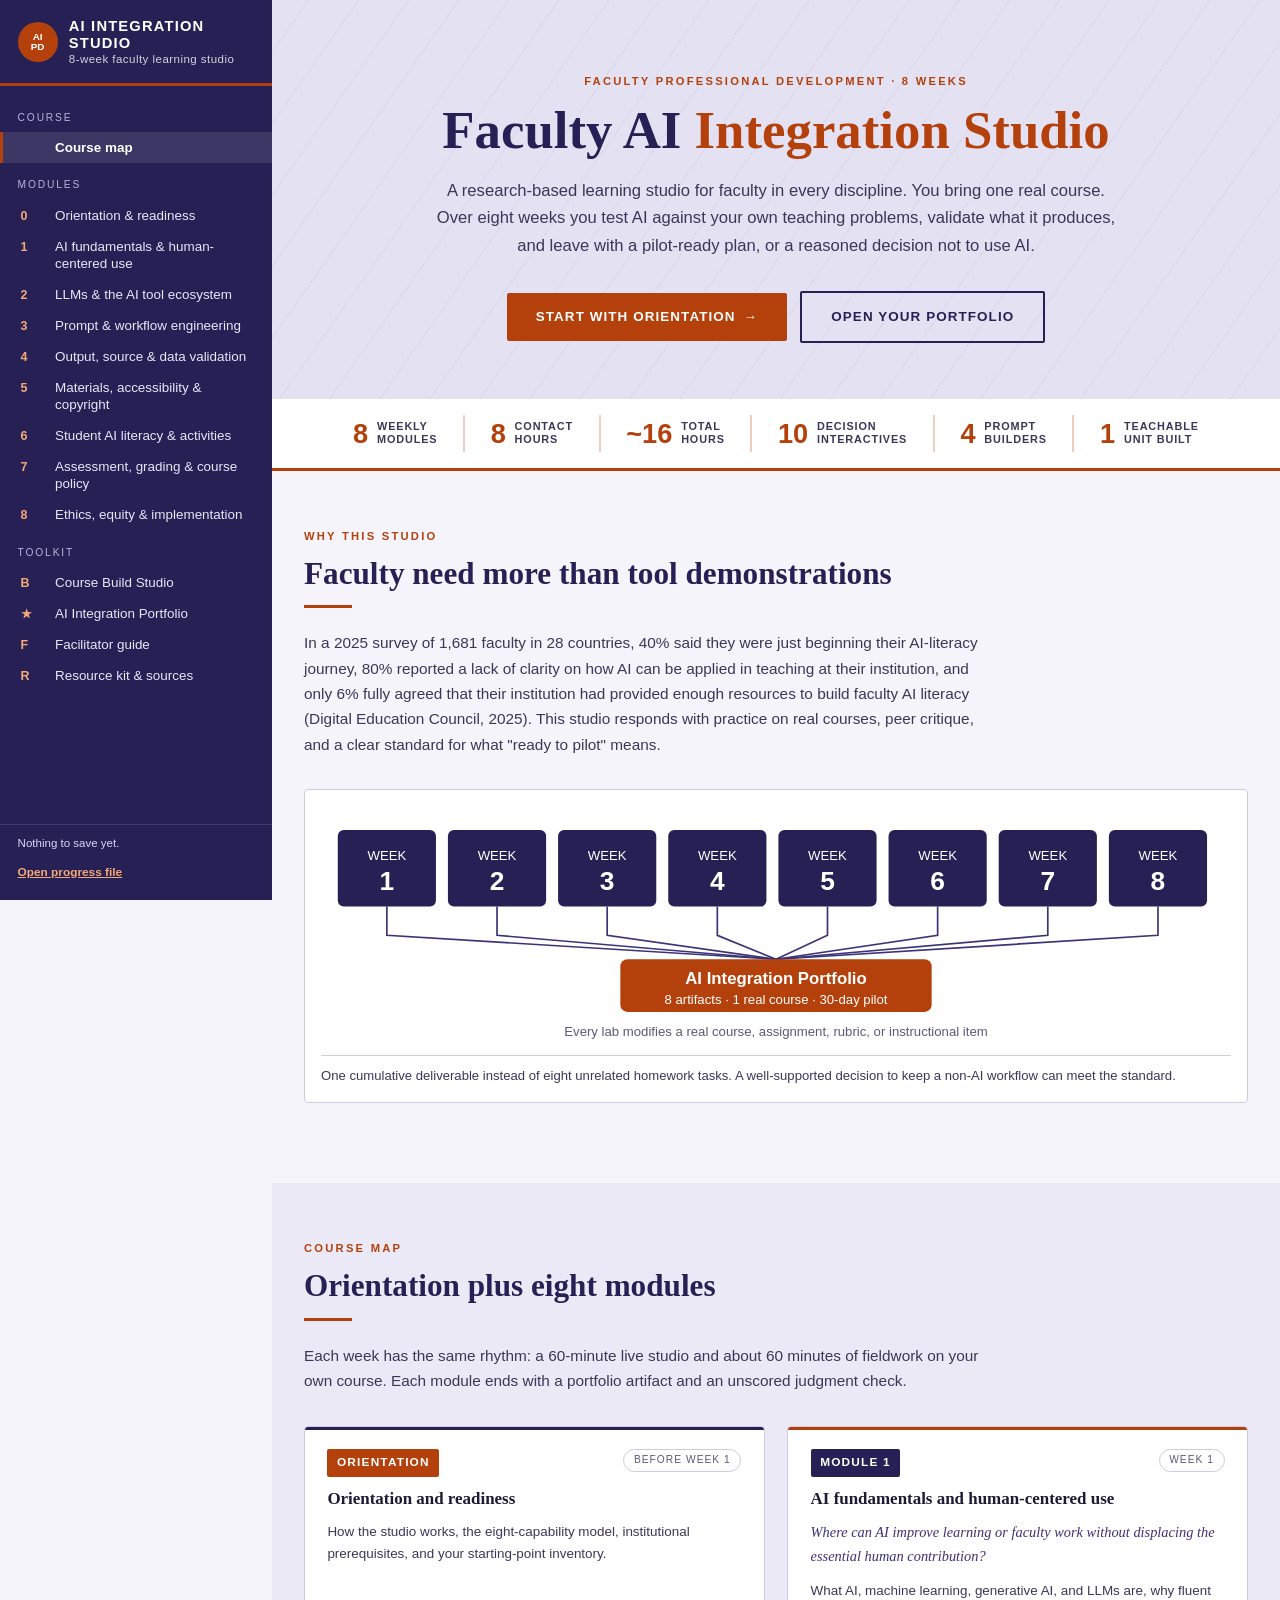
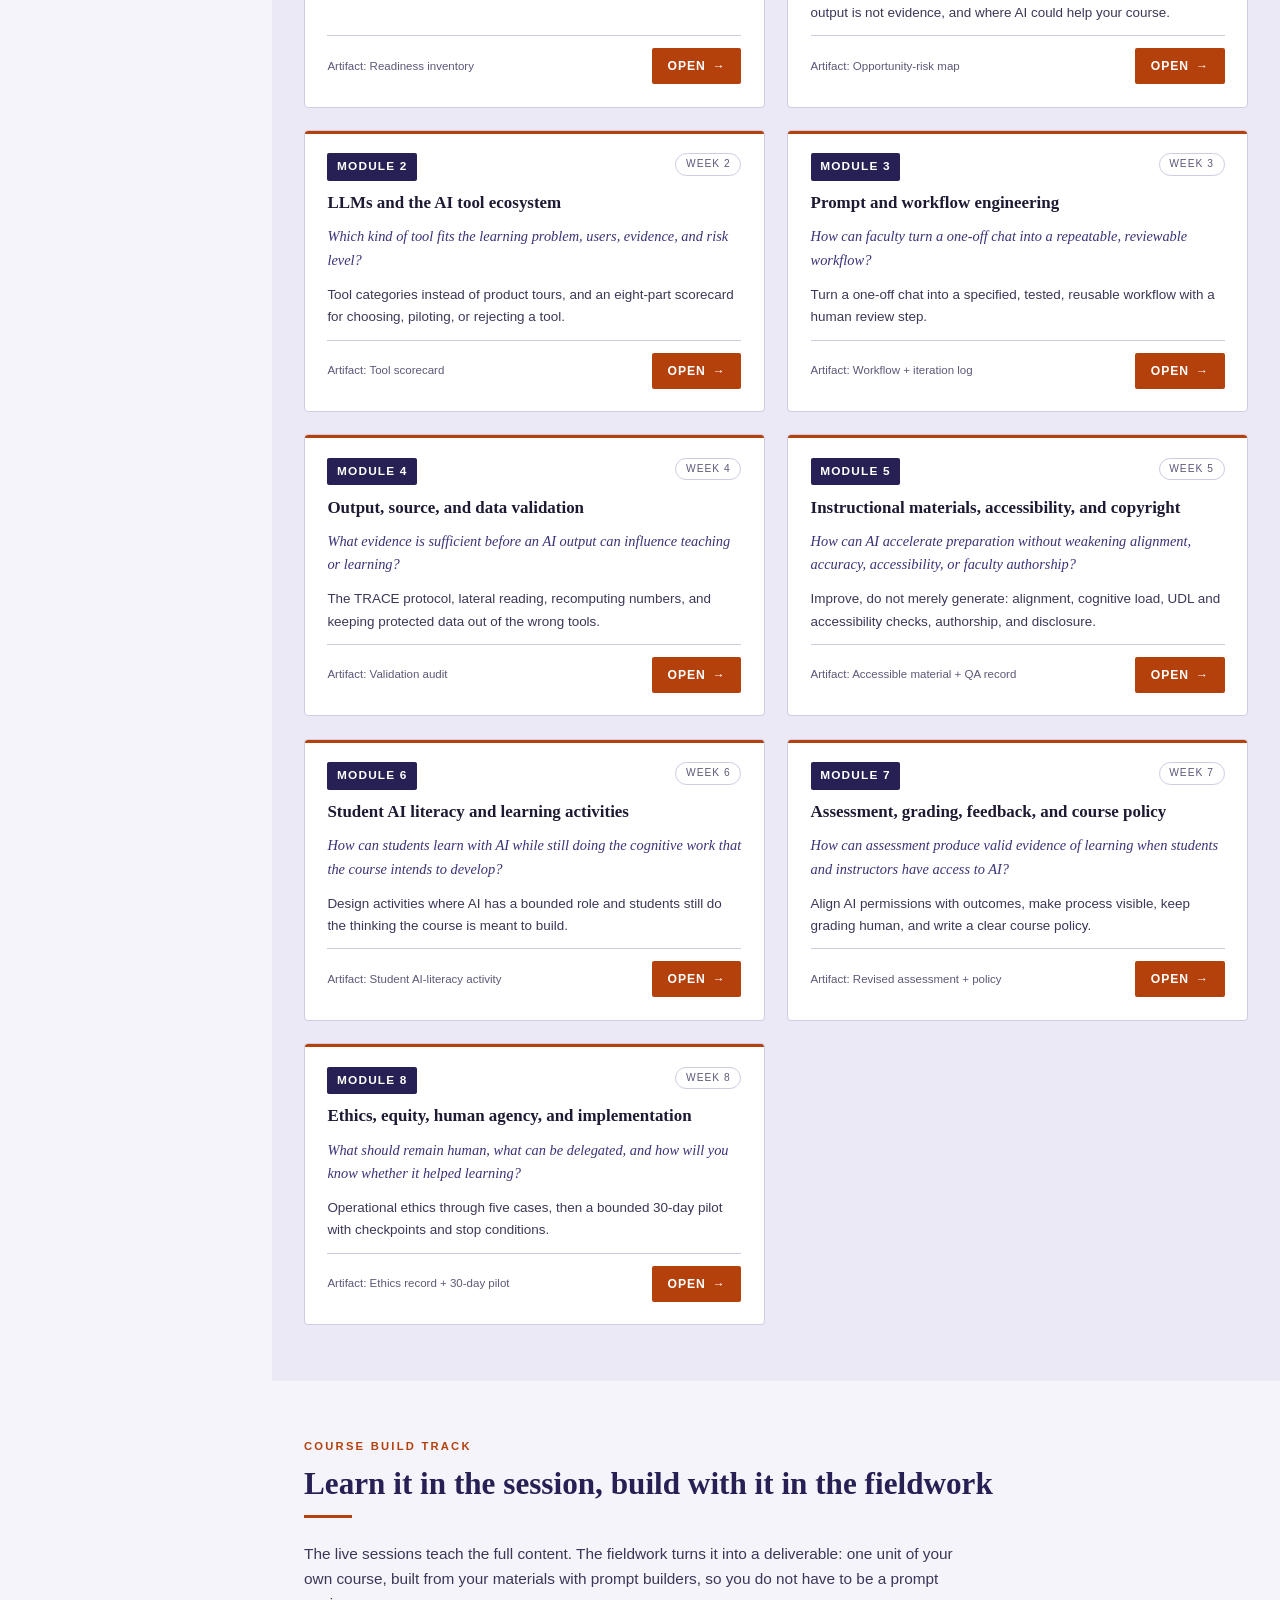
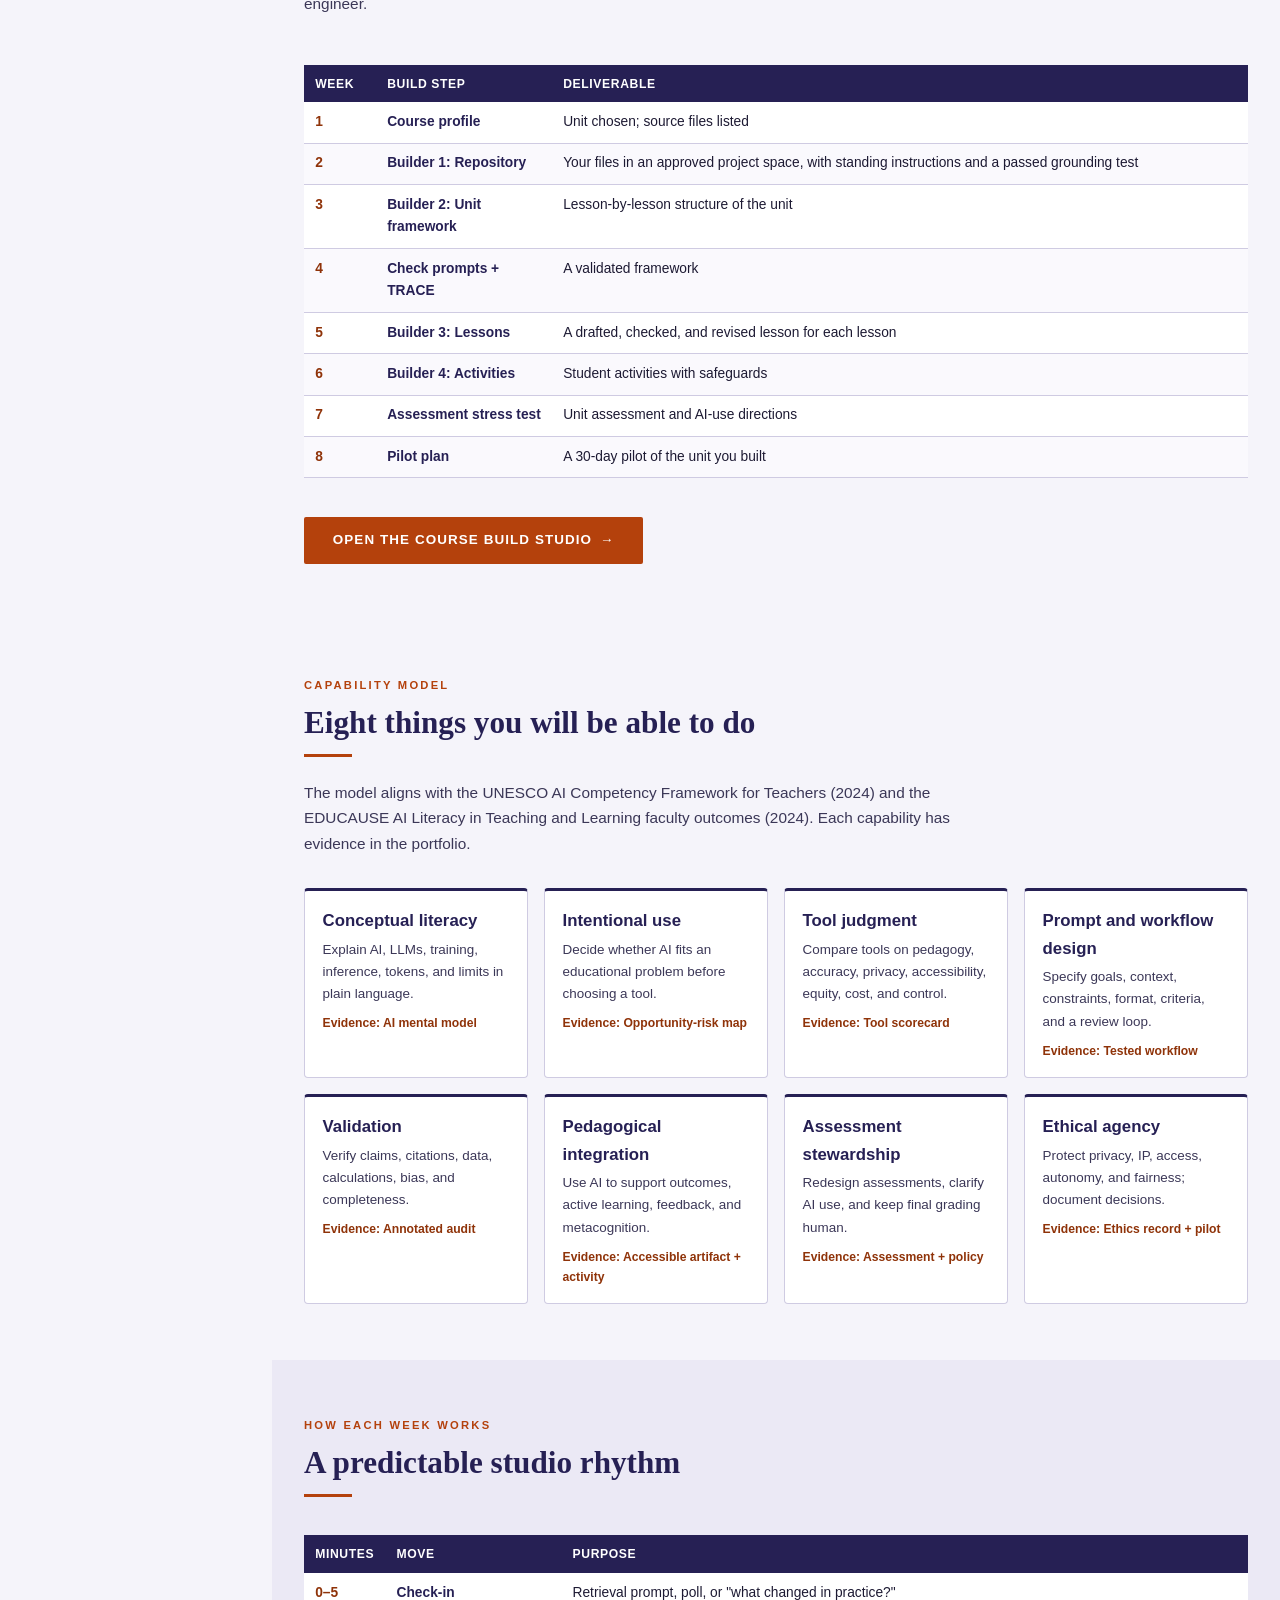
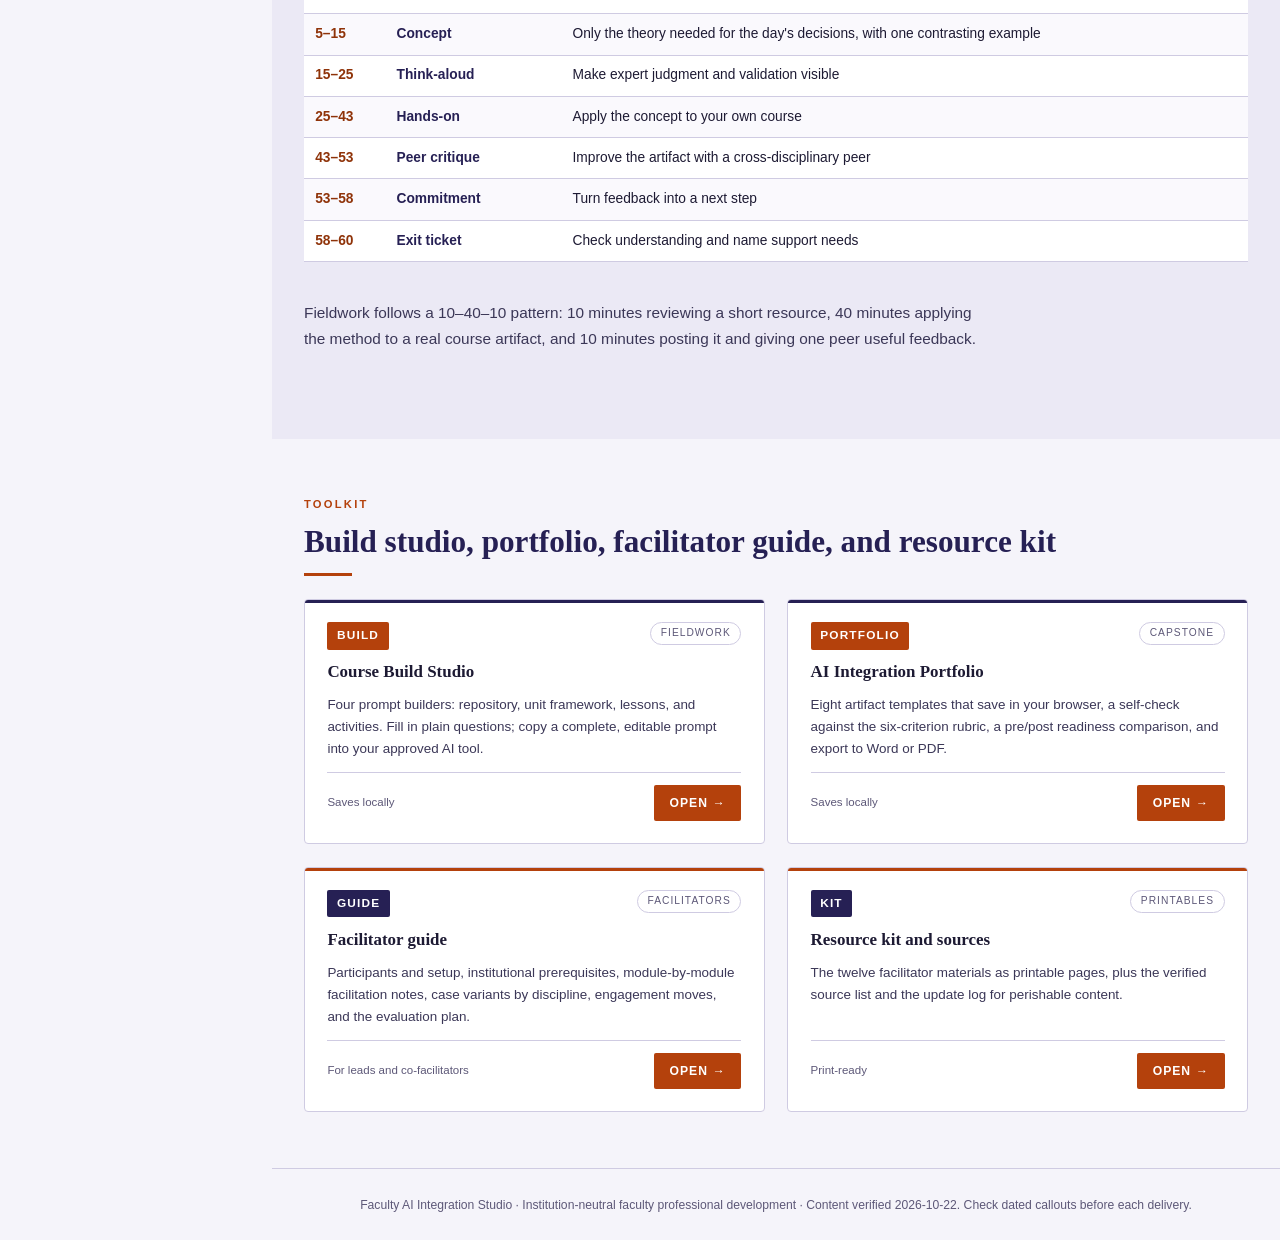
<file: index.html>
<!DOCTYPE html>
<html lang="en">
<head>
<meta charset="UTF-8">
<meta name="viewport" content="width=device-width, initial-scale=1.0">
<title>Faculty AI Integration Studio | 8-Week Professional Development</title>
<meta name="description" content="An eight-week, research-based faculty learning studio. Each participant redesigns one real course and leaves with a pilot-ready AI Integration Portfolio.">
<link rel="stylesheet" href="fai.css">

</head>
<body>
<a class="skip" href="#main">Skip to content</a>
<button class="menu-btn" type="button" aria-expanded="false" aria-label="Open course menu">☰ Menu</button>
<nav class="side" aria-label="Course navigation"><a class="side-brand" href="index.html"><span class="side-seal">AI<br>PD</span><span class="side-title">AI Integration Studio<small>8-week faculty learning studio</small></span></a><nav aria-label="Pages"><ul></ul><div class="side-group">Course</div><ul><li><a class="nl" href="index.html" aria-current="page"><span class="nn"></span><span>Course map</span></a></li></ul><div class="side-group">Modules</div><ul><li><a class="nl" href="lesson00.html"><span class="nn">0</span><span>Orientation & readiness</span></a></li><li><a class="nl" href="lesson01.html"><span class="nn">1</span><span>AI fundamentals & human-centered use</span></a></li><li><a class="nl" href="lesson02.html"><span class="nn">2</span><span>LLMs & the AI tool ecosystem</span></a></li><li><a class="nl" href="lesson03.html"><span class="nn">3</span><span>Prompt & workflow engineering</span></a></li><li><a class="nl" href="lesson04.html"><span class="nn">4</span><span>Output, source & data validation</span></a></li><li><a class="nl" href="lesson05.html"><span class="nn">5</span><span>Materials, accessibility & copyright</span></a></li><li><a class="nl" href="lesson06.html"><span class="nn">6</span><span>Student AI literacy & activities</span></a></li><li><a class="nl" href="lesson07.html"><span class="nn">7</span><span>Assessment, grading & course policy</span></a></li><li><a class="nl" href="lesson08.html"><span class="nn">8</span><span>Ethics, equity & implementation</span></a></li></ul><div class="side-group">Toolkit</div><ul><li><a class="nl" href="builders.html"><span class="nn">B</span><span>Course Build Studio</span></a></li><li><a class="nl" href="portfolio.html"><span class="nn">★</span><span>AI Integration Portfolio</span></a></li><li><a class="nl" href="facilitator.html"><span class="nn">F</span><span>Facilitator guide</span></a></li><li><a class="nl" href="resources.html"><span class="nn">R</span><span>Resource kit & sources</span></a></li></ul></nav><div class="side-prog" data-prog-box role="status"><span class="sp-status"></span><button type="button" class="sp-link" data-prog="open">Open progress file</button><input type="file" accept=".json,application/json" class="sr" data-prog-input tabindex="-1" aria-hidden="true"></div></nav>
<div class="page">

<header class="hero" id="main">
  <p class="hero-eyebrow">Faculty professional development · 8 weeks</p>
  <h1>Faculty AI <span>Integration Studio</span></h1>
  <p class="hero-sub">A research-based learning studio for faculty in every discipline. You bring one real course. Over eight weeks you test AI against your own teaching problems, validate what it produces, and leave with a pilot-ready plan, or a reasoned decision not to use AI.</p>
  <a class="cta" href="lesson00.html">Start with orientation <span aria-hidden="true">→</span></a>
  <a class="cta ghost" href="portfolio.html" style="margin-left:.6rem">Open your portfolio</a>
</header>
<div class="stats" role="list">
  <div class="stat" role="listitem"><b>8</b><span>Weekly<br>modules</span></div>
  <div class="stat" role="listitem"><b>8</b><span>Contact<br>hours</span></div>
  <div class="stat" role="listitem"><b>~16</b><span>Total<br>hours</span></div>
  <div class="stat" role="listitem"><b>10</b><span>Decision<br>interactives</span></div>
  <div class="stat" role="listitem"><b>4</b><span>Prompt<br>builders</span></div>
  <div class="stat" role="listitem"><b>1</b><span>Teachable<br>unit built</span></div>
</div>

<section class="section">
  <p class="eyebrow">Why this studio</p>
  <h2 class="section-title">Faculty need more than tool demonstrations</h2>
  <div class="rule"></div>
  <p class="section-desc">In a 2025 survey of 1,681 faculty in 28 countries, 40% said they were just beginning their AI-literacy journey, 80% reported a lack of clarity on how AI can be applied in teaching at their institution, and only 6% fully agreed that their institution had provided enough resources to build faculty AI literacy (Digital Education Council, 2025). This studio responds with practice on real courses, peer critique, and a clear standard for what "ready to pilot" means.</p>
  <figure class="fig"><svg viewBox="0 0 760 200" role="img" aria-label="Eight weekly modules each add one artifact to a single AI Integration Portfolio, which ends in a 30-day pilot."><rect x="14" y="20" width="82" height="64" rx="5" class="dg-box"/><text x="55" y="45" text-anchor="middle" class="dg-inv" font-size="11">WEEK</text><text x="55" y="70" text-anchor="middle" class="dg-inv" font-size="22" font-weight="700">1</text><path d="M55 84 L55 108 L380 128" class="dg-line" stroke-width="1.4"/><rect x="106" y="20" width="82" height="64" rx="5" class="dg-box"/><text x="147" y="45" text-anchor="middle" class="dg-inv" font-size="11">WEEK</text><text x="147" y="70" text-anchor="middle" class="dg-inv" font-size="22" font-weight="700">2</text><path d="M147 84 L147 108 L380 128" class="dg-line" stroke-width="1.4"/><rect x="198" y="20" width="82" height="64" rx="5" class="dg-box"/><text x="239" y="45" text-anchor="middle" class="dg-inv" font-size="11">WEEK</text><text x="239" y="70" text-anchor="middle" class="dg-inv" font-size="22" font-weight="700">3</text><path d="M239 84 L239 108 L380 128" class="dg-line" stroke-width="1.4"/><rect x="290" y="20" width="82" height="64" rx="5" class="dg-box"/><text x="331" y="45" text-anchor="middle" class="dg-inv" font-size="11">WEEK</text><text x="331" y="70" text-anchor="middle" class="dg-inv" font-size="22" font-weight="700">4</text><path d="M331 84 L331 108 L380 128" class="dg-line" stroke-width="1.4"/><rect x="382" y="20" width="82" height="64" rx="5" class="dg-box"/><text x="423" y="45" text-anchor="middle" class="dg-inv" font-size="11">WEEK</text><text x="423" y="70" text-anchor="middle" class="dg-inv" font-size="22" font-weight="700">5</text><path d="M423 84 L423 108 L380 128" class="dg-line" stroke-width="1.4"/><rect x="474" y="20" width="82" height="64" rx="5" class="dg-box"/><text x="515" y="45" text-anchor="middle" class="dg-inv" font-size="11">WEEK</text><text x="515" y="70" text-anchor="middle" class="dg-inv" font-size="22" font-weight="700">6</text><path d="M515 84 L515 108 L380 128" class="dg-line" stroke-width="1.4"/><rect x="566" y="20" width="82" height="64" rx="5" class="dg-box"/><text x="607" y="45" text-anchor="middle" class="dg-inv" font-size="11">WEEK</text><text x="607" y="70" text-anchor="middle" class="dg-inv" font-size="22" font-weight="700">7</text><path d="M607 84 L607 108 L380 128" class="dg-line" stroke-width="1.4"/><rect x="658" y="20" width="82" height="64" rx="5" class="dg-box"/><text x="699" y="45" text-anchor="middle" class="dg-inv" font-size="11">WEEK</text><text x="699" y="70" text-anchor="middle" class="dg-inv" font-size="22" font-weight="700">8</text><path d="M699 84 L699 108 L380 128" class="dg-line" stroke-width="1.4"/><rect x="250" y="128" width="260" height="44" rx="6" class="dg-acc"/><text x="380" y="149" text-anchor="middle" class="dg-inv" font-size="14" font-weight="700">AI Integration Portfolio</text><text x="380" y="165" text-anchor="middle" class="dg-inv" font-size="11">8 artifacts · 1 real course · 30-day pilot</text><text x="380" y="192" text-anchor="middle" class="dg-m" font-size="11">Every lab modifies a real course, assignment, rubric, or instructional item</text></svg><figcaption>One cumulative deliverable instead of eight unrelated homework tasks. A well-supported decision to keep a non-AI workflow can meet the standard.</figcaption></figure>
</section>

<div class="band"><section class="section" id="modules">
  <p class="eyebrow">Course map</p>
  <h2 class="section-title">Orientation plus eight modules</h2>
  <div class="rule"></div>
  <p class="section-desc">Each week has the same rhythm: a 60-minute live studio and about 60 minutes of fieldwork on your own course. Each module ends with a portfolio artifact and an unscored judgment check.</p>
  <div class="card-grid"><article class="lcard special"><div class="lcard-head"><span class="badge">ORIENTATION</span><span class="lcard-tag">Before Week 1</span></div><h3 class="lcard-title">Orientation and readiness</h3><p class="lcard-desc">How the studio works, the eight-capability model, institutional prerequisites, and your starting-point inventory.</p><div class="lcard-foot"><span class="lcard-art">Artifact: Readiness inventory</span><a class="go" href="lesson00.html">Open <span aria-hidden="true">→</span></a></div></article><article class="lcard"><div class="lcard-head"><span class="badge">MODULE 1</span><span class="lcard-tag">Week 1</span></div><h3 class="lcard-title">AI fundamentals and human-centered use</h3><p class="lcard-q">Where can AI improve learning or faculty work without displacing the essential human contribution?</p><p class="lcard-desc">What AI, machine learning, generative AI, and LLMs are, why fluent output is not evidence, and where AI could help your course.</p><div class="lcard-foot"><span class="lcard-art">Artifact: Opportunity-risk map</span><a class="go" href="lesson01.html">Open <span aria-hidden="true">→</span></a></div></article><article class="lcard"><div class="lcard-head"><span class="badge">MODULE 2</span><span class="lcard-tag">Week 2</span></div><h3 class="lcard-title">LLMs and the AI tool ecosystem</h3><p class="lcard-q">Which kind of tool fits the learning problem, users, evidence, and risk level?</p><p class="lcard-desc">Tool categories instead of product tours, and an eight-part scorecard for choosing, piloting, or rejecting a tool.</p><div class="lcard-foot"><span class="lcard-art">Artifact: Tool scorecard</span><a class="go" href="lesson02.html">Open <span aria-hidden="true">→</span></a></div></article><article class="lcard"><div class="lcard-head"><span class="badge">MODULE 3</span><span class="lcard-tag">Week 3</span></div><h3 class="lcard-title">Prompt and workflow engineering</h3><p class="lcard-q">How can faculty turn a one-off chat into a repeatable, reviewable workflow?</p><p class="lcard-desc">Turn a one-off chat into a specified, tested, reusable workflow with a human review step.</p><div class="lcard-foot"><span class="lcard-art">Artifact: Workflow + iteration log</span><a class="go" href="lesson03.html">Open <span aria-hidden="true">→</span></a></div></article><article class="lcard"><div class="lcard-head"><span class="badge">MODULE 4</span><span class="lcard-tag">Week 4</span></div><h3 class="lcard-title">Output, source, and data validation</h3><p class="lcard-q">What evidence is sufficient before an AI output can influence teaching or learning?</p><p class="lcard-desc">The TRACE protocol, lateral reading, recomputing numbers, and keeping protected data out of the wrong tools.</p><div class="lcard-foot"><span class="lcard-art">Artifact: Validation audit</span><a class="go" href="lesson04.html">Open <span aria-hidden="true">→</span></a></div></article><article class="lcard"><div class="lcard-head"><span class="badge">MODULE 5</span><span class="lcard-tag">Week 5</span></div><h3 class="lcard-title">Instructional materials, accessibility, and copyright</h3><p class="lcard-q">How can AI accelerate preparation without weakening alignment, accuracy, accessibility, or faculty authorship?</p><p class="lcard-desc">Improve, do not merely generate: alignment, cognitive load, UDL and accessibility checks, authorship, and disclosure.</p><div class="lcard-foot"><span class="lcard-art">Artifact: Accessible material + QA record</span><a class="go" href="lesson05.html">Open <span aria-hidden="true">→</span></a></div></article><article class="lcard"><div class="lcard-head"><span class="badge">MODULE 6</span><span class="lcard-tag">Week 6</span></div><h3 class="lcard-title">Student AI literacy and learning activities</h3><p class="lcard-q">How can students learn with AI while still doing the cognitive work that the course intends to develop?</p><p class="lcard-desc">Design activities where AI has a bounded role and students still do the thinking the course is meant to build.</p><div class="lcard-foot"><span class="lcard-art">Artifact: Student AI-literacy activity</span><a class="go" href="lesson06.html">Open <span aria-hidden="true">→</span></a></div></article><article class="lcard"><div class="lcard-head"><span class="badge">MODULE 7</span><span class="lcard-tag">Week 7</span></div><h3 class="lcard-title">Assessment, grading, feedback, and course policy</h3><p class="lcard-q">How can assessment produce valid evidence of learning when students and instructors have access to AI?</p><p class="lcard-desc">Align AI permissions with outcomes, make process visible, keep grading human, and write a clear course policy.</p><div class="lcard-foot"><span class="lcard-art">Artifact: Revised assessment + policy</span><a class="go" href="lesson07.html">Open <span aria-hidden="true">→</span></a></div></article><article class="lcard"><div class="lcard-head"><span class="badge">MODULE 8</span><span class="lcard-tag">Week 8</span></div><h3 class="lcard-title">Ethics, equity, human agency, and implementation</h3><p class="lcard-q">What should remain human, what can be delegated, and how will you know whether it helped learning?</p><p class="lcard-desc">Operational ethics through five cases, then a bounded 30-day pilot with checkpoints and stop conditions.</p><div class="lcard-foot"><span class="lcard-art">Artifact: Ethics record + 30-day pilot</span><a class="go" href="lesson08.html">Open <span aria-hidden="true">→</span></a></div></article></div>
</section></div>

<section class="section" id="build">
  <p class="eyebrow">Course build track</p>
  <h2 class="section-title">Learn it in the session, build with it in the fieldwork</h2>
  <div class="rule"></div>
  <p class="section-desc">The live sessions teach the full content. The fieldwork turns it into a deliverable: one unit of your own course, built from your materials with prompt builders, so you do not have to be a prompt engineer.</p>
  <div class="tscroll"><table class="t run"><thead><tr><th>Week</th><th>Build step</th><th>Deliverable</th></tr></thead><tbody>
  <tr><td>1</td><td>Course profile</td><td>Unit chosen; source files listed</td></tr>
  <tr><td>2</td><td>Builder 1: Repository</td><td>Your files in an approved project space, with standing instructions and a passed grounding test</td></tr>
  <tr><td>3</td><td>Builder 2: Unit framework</td><td>Lesson-by-lesson structure of the unit</td></tr>
  <tr><td>4</td><td>Check prompts + TRACE</td><td>A validated framework</td></tr>
  <tr><td>5</td><td>Builder 3: Lessons</td><td>A drafted, checked, and revised lesson for each lesson</td></tr>
  <tr><td>6</td><td>Builder 4: Activities</td><td>Student activities with safeguards</td></tr>
  <tr><td>7</td><td>Assessment stress test</td><td>Unit assessment and AI-use directions</td></tr>
  <tr><td>8</td><td>Pilot plan</td><td>A 30-day pilot of the unit you built</td></tr>
  </tbody></table></div>
  <p style="margin-top:1rem"><a class="cta" href="builders.html">Open the Course Build Studio <span aria-hidden="true">→</span></a></p>
</section>

<section class="section" id="capabilities">
  <p class="eyebrow">Capability model</p>
  <h2 class="section-title">Eight things you will be able to do</h2>
  <div class="rule"></div>
  <p class="section-desc">The model aligns with the UNESCO AI Competency Framework for Teachers (2024) and the EDUCAUSE AI Literacy in Teaching and Learning faculty outcomes (2024). Each capability has evidence in the portfolio.</p>
  <div class="fact-grid"><div class="fact"><b>Conceptual literacy</b><p>Explain AI, LLMs, training, inference, tokens, and limits in plain language.</p><p class="ev">Evidence: AI mental model</p></div><div class="fact"><b>Intentional use</b><p>Decide whether AI fits an educational problem before choosing a tool.</p><p class="ev">Evidence: Opportunity-risk map</p></div><div class="fact"><b>Tool judgment</b><p>Compare tools on pedagogy, accuracy, privacy, accessibility, equity, cost, and control.</p><p class="ev">Evidence: Tool scorecard</p></div><div class="fact"><b>Prompt and workflow design</b><p>Specify goals, context, constraints, format, criteria, and a review loop.</p><p class="ev">Evidence: Tested workflow</p></div><div class="fact"><b>Validation</b><p>Verify claims, citations, data, calculations, bias, and completeness.</p><p class="ev">Evidence: Annotated audit</p></div><div class="fact"><b>Pedagogical integration</b><p>Use AI to support outcomes, active learning, feedback, and metacognition.</p><p class="ev">Evidence: Accessible artifact + activity</p></div><div class="fact"><b>Assessment stewardship</b><p>Redesign assessments, clarify AI use, and keep final grading human.</p><p class="ev">Evidence: Assessment + policy</p></div><div class="fact"><b>Ethical agency</b><p>Protect privacy, IP, access, autonomy, and fairness; document decisions.</p><p class="ev">Evidence: Ethics record + pilot</p></div></div>
</section>

<div class="band"><section class="section">
  <p class="eyebrow">How each week works</p>
  <h2 class="section-title">A predictable studio rhythm</h2>
  <div class="rule"></div>
  <div class="tscroll"><table class="t run"><thead><tr><th>Minutes</th><th>Move</th><th>Purpose</th></tr></thead><tbody>
  <tr><td>0–5</td><td>Check-in</td><td>Retrieval prompt, poll, or "what changed in practice?"</td></tr>
  <tr><td>5–15</td><td>Concept</td><td>Only the theory needed for the day's decisions, with one contrasting example</td></tr>
  <tr><td>15–25</td><td>Think-aloud</td><td>Make expert judgment and validation visible</td></tr>
  <tr><td>25–43</td><td>Hands-on</td><td>Apply the concept to your own course</td></tr>
  <tr><td>43–53</td><td>Peer critique</td><td>Improve the artifact with a cross-disciplinary peer</td></tr>
  <tr><td>53–58</td><td>Commitment</td><td>Turn feedback into a next step</td></tr>
  <tr><td>58–60</td><td>Exit ticket</td><td>Check understanding and name support needs</td></tr>
  </tbody></table></div>
  <p class="section-desc" style="margin-top:1rem">Fieldwork follows a 10–40–10 pattern: 10 minutes reviewing a short resource, 40 minutes applying the method to a real course artifact, and 10 minutes posting it and giving one peer useful feedback.</p>
</section></div>

<section class="section" id="toolkit">
  <p class="eyebrow">Toolkit</p>
  <h2 class="section-title">Build studio, portfolio, facilitator guide, and resource kit</h2>
  <div class="rule"></div>
  <div class="card-grid">
    <article class="lcard special"><div class="lcard-head"><span class="badge">BUILD</span><span class="lcard-tag">Fieldwork</span></div><h3 class="lcard-title">Course Build Studio</h3><p class="lcard-desc">Four prompt builders: repository, unit framework, lessons, and activities. Fill in plain questions; copy a complete, editable prompt into your approved AI tool.</p><div class="lcard-foot"><span class="lcard-art">Saves locally</span><a class="go" href="builders.html">Open →</a></div></article>
    <article class="lcard special"><div class="lcard-head"><span class="badge">PORTFOLIO</span><span class="lcard-tag">Capstone</span></div><h3 class="lcard-title">AI Integration Portfolio</h3><p class="lcard-desc">Eight artifact templates that save in your browser, a self-check against the six-criterion rubric, a pre/post readiness comparison, and export to Word or PDF.</p><div class="lcard-foot"><span class="lcard-art">Saves locally</span><a class="go" href="portfolio.html">Open →</a></div></article>
    <article class="lcard"><div class="lcard-head"><span class="badge">GUIDE</span><span class="lcard-tag">Facilitators</span></div><h3 class="lcard-title">Facilitator guide</h3><p class="lcard-desc">Participants and setup, institutional prerequisites, module-by-module facilitation notes, case variants by discipline, engagement moves, and the evaluation plan.</p><div class="lcard-foot"><span class="lcard-art">For leads and co-facilitators</span><a class="go" href="facilitator.html">Open →</a></div></article>
    <article class="lcard"><div class="lcard-head"><span class="badge">KIT</span><span class="lcard-tag">Printables</span></div><h3 class="lcard-title">Resource kit and sources</h3><p class="lcard-desc">The twelve facilitator materials as printable pages, plus the verified source list and the update log for perishable content.</p><div class="lcard-foot"><span class="lcard-art">Print-ready</span><a class="go" href="resources.html">Open →</a></div></article>
  </div>
</section>

<footer class="foot">Faculty AI Integration Studio · Institution-neutral faculty professional development · Content verified 2026-10-22. Check dated callouts before each delivery.</footer>
</div>
<script src="fai.js"></script>

</body>
</html>
</file>
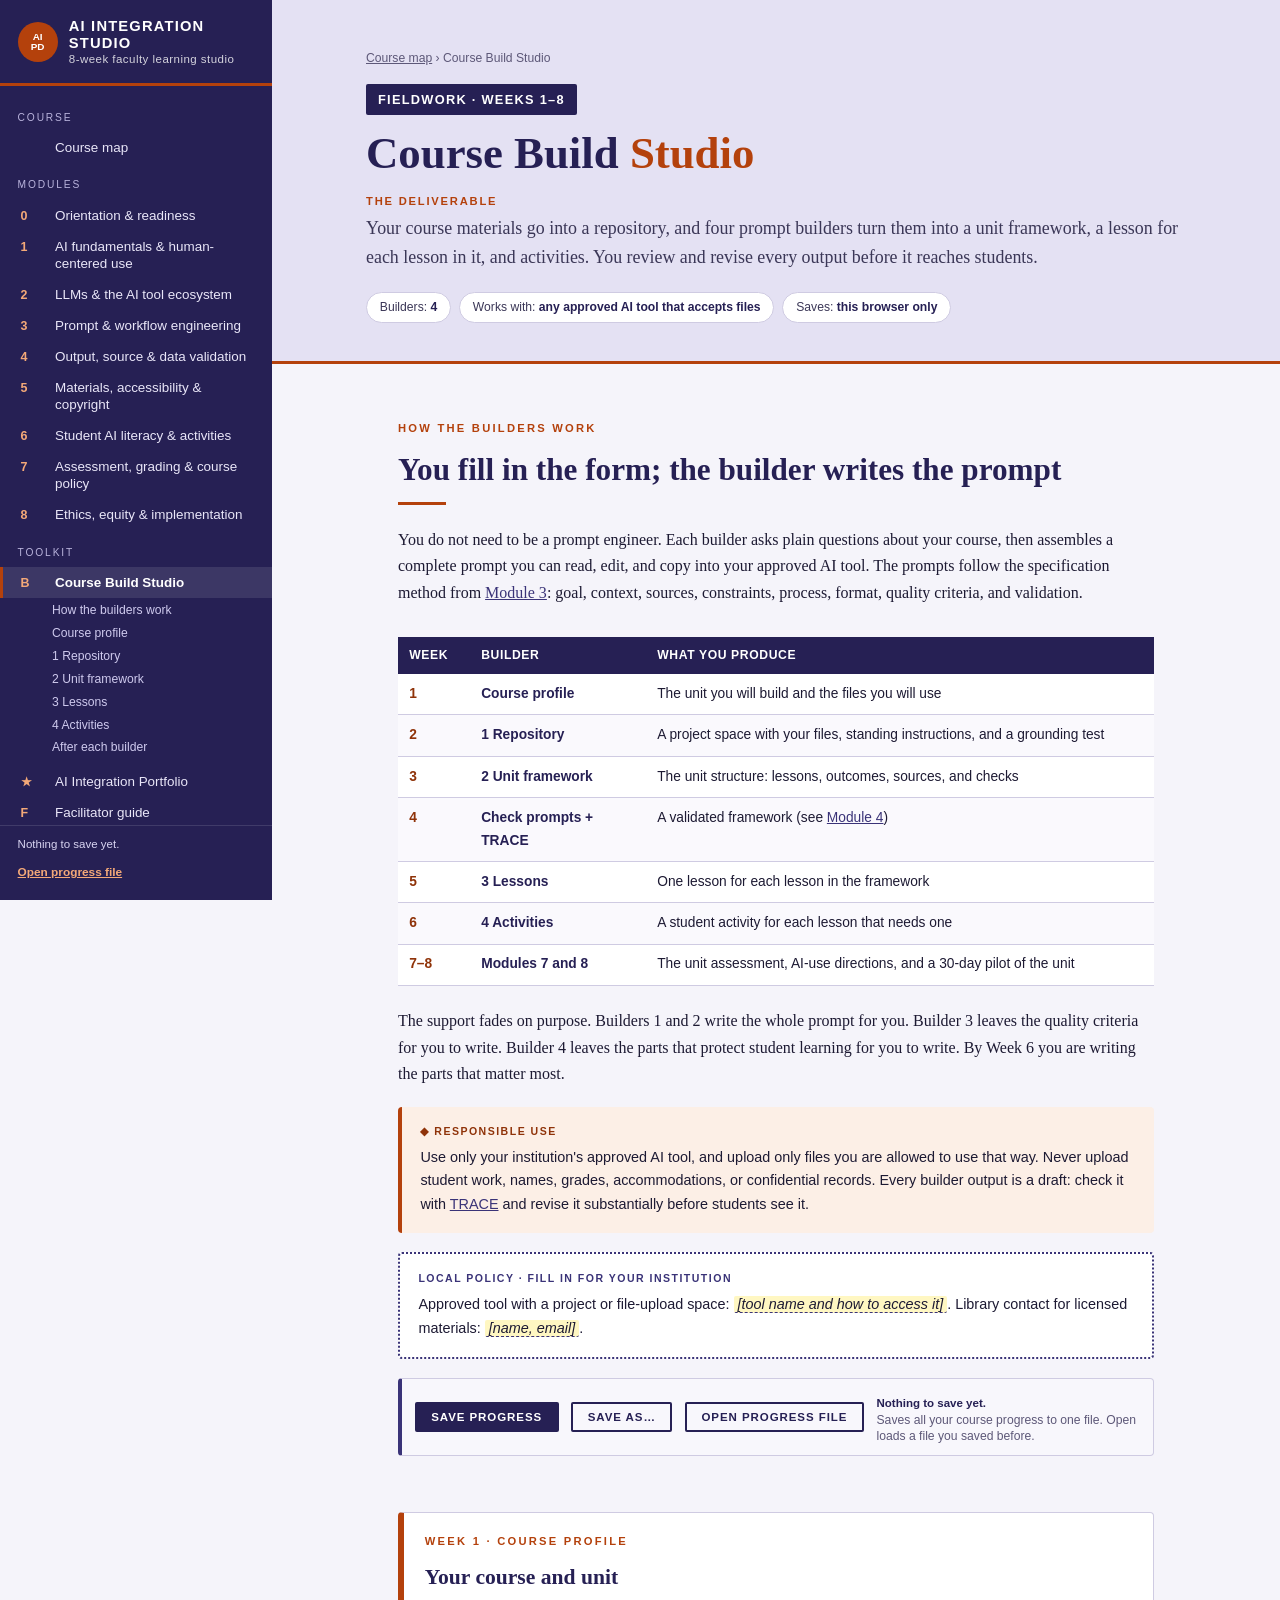
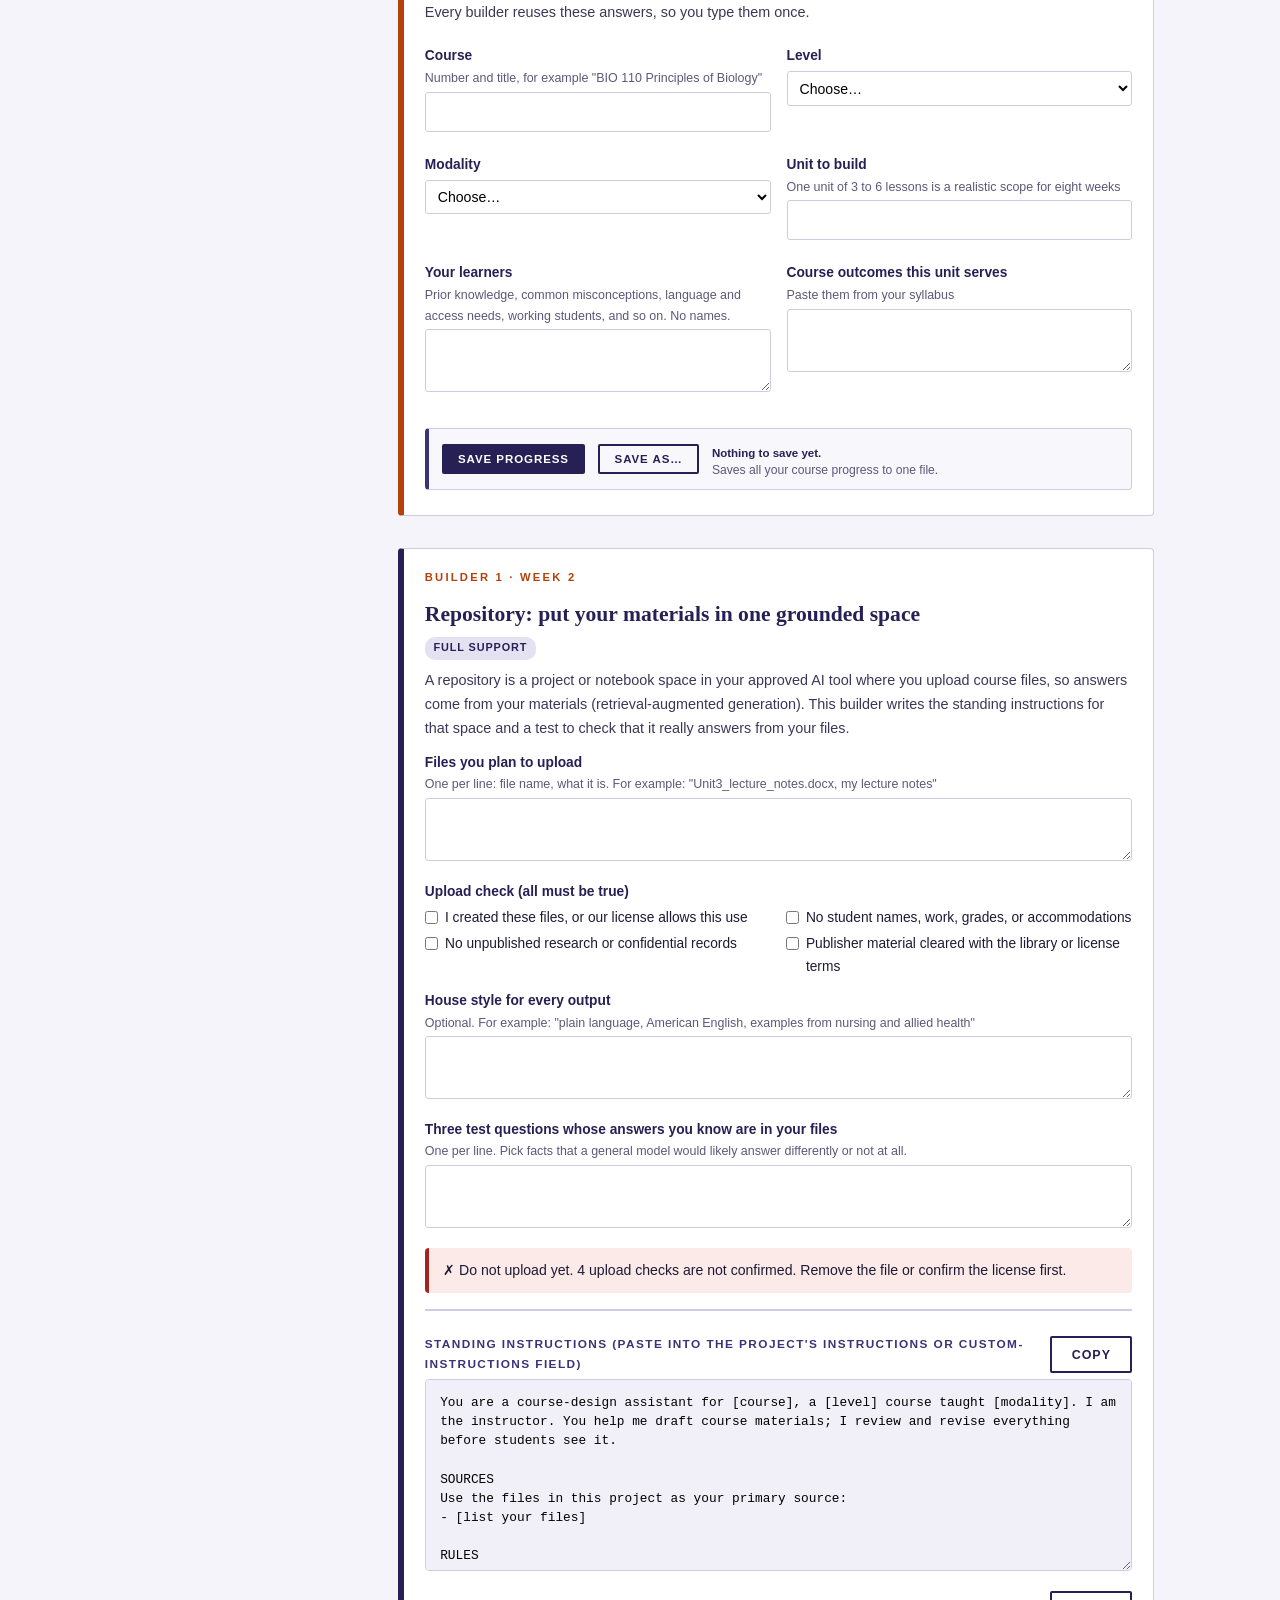
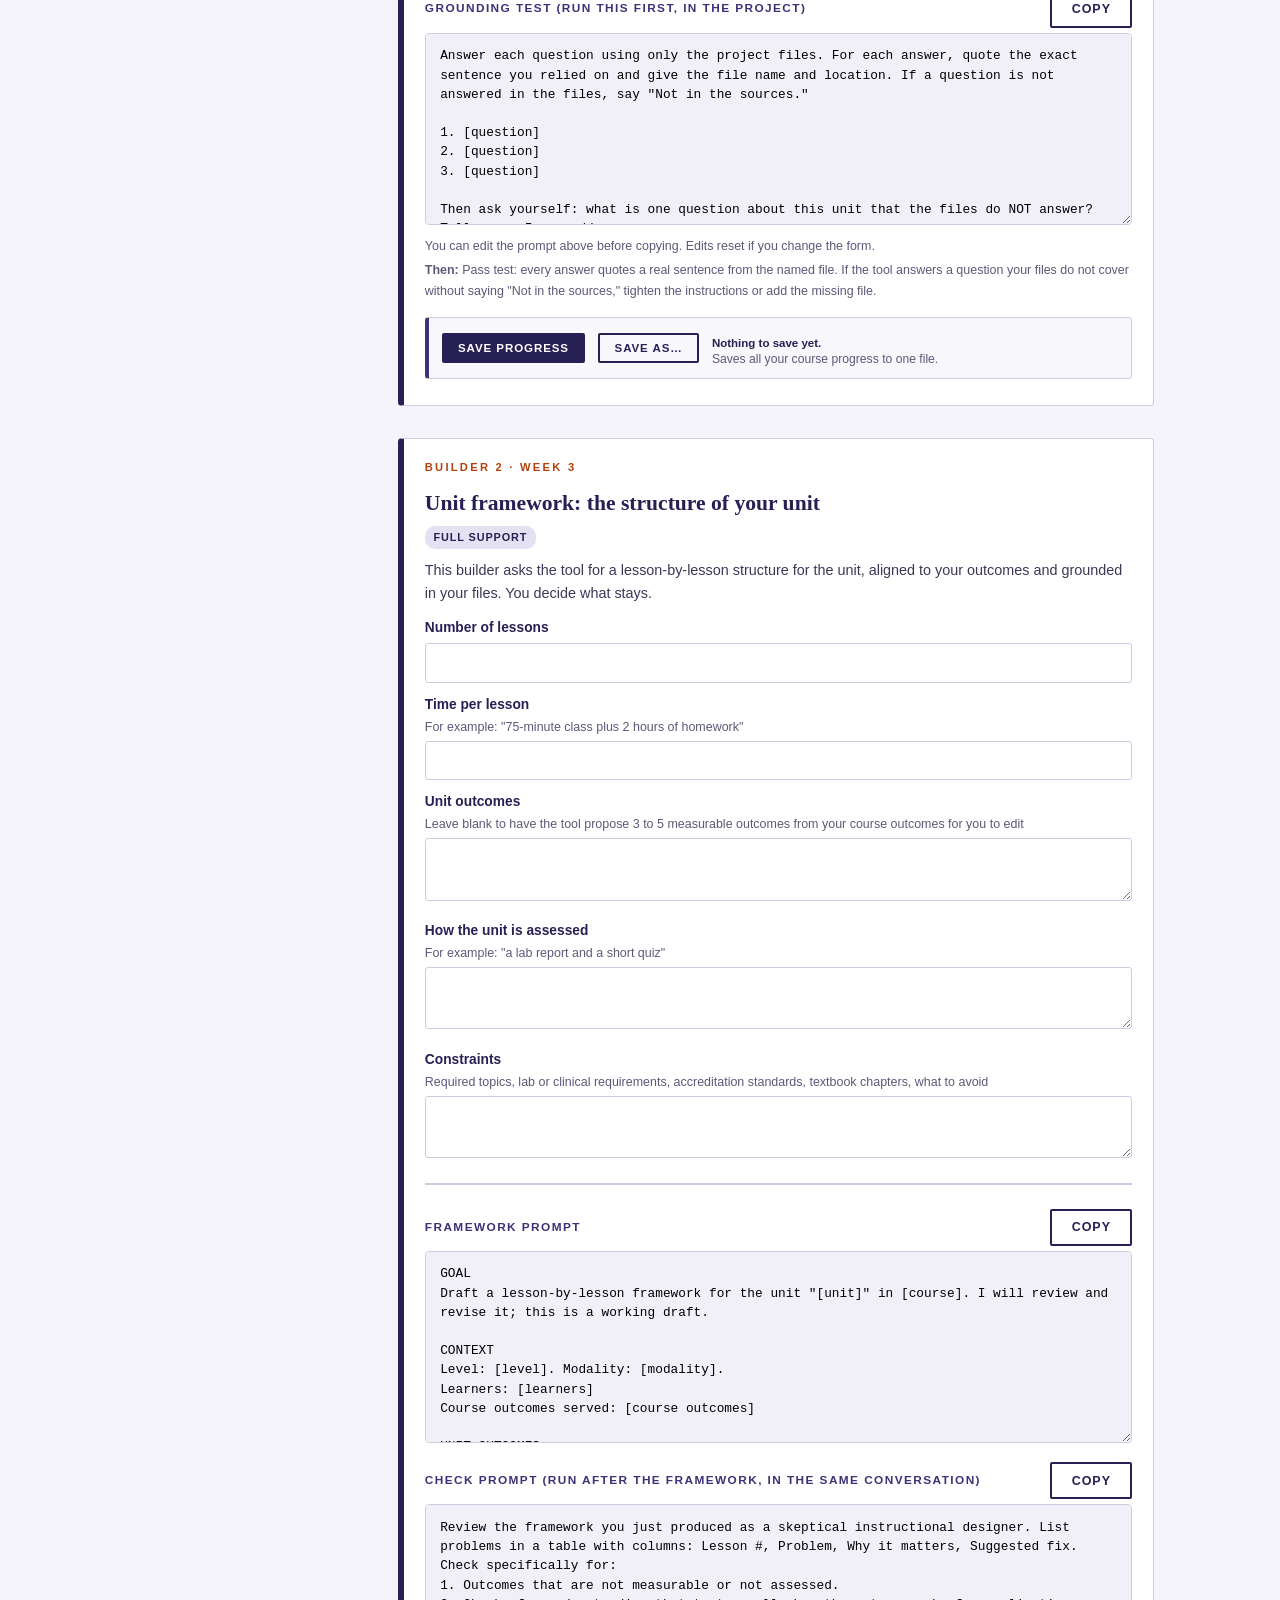
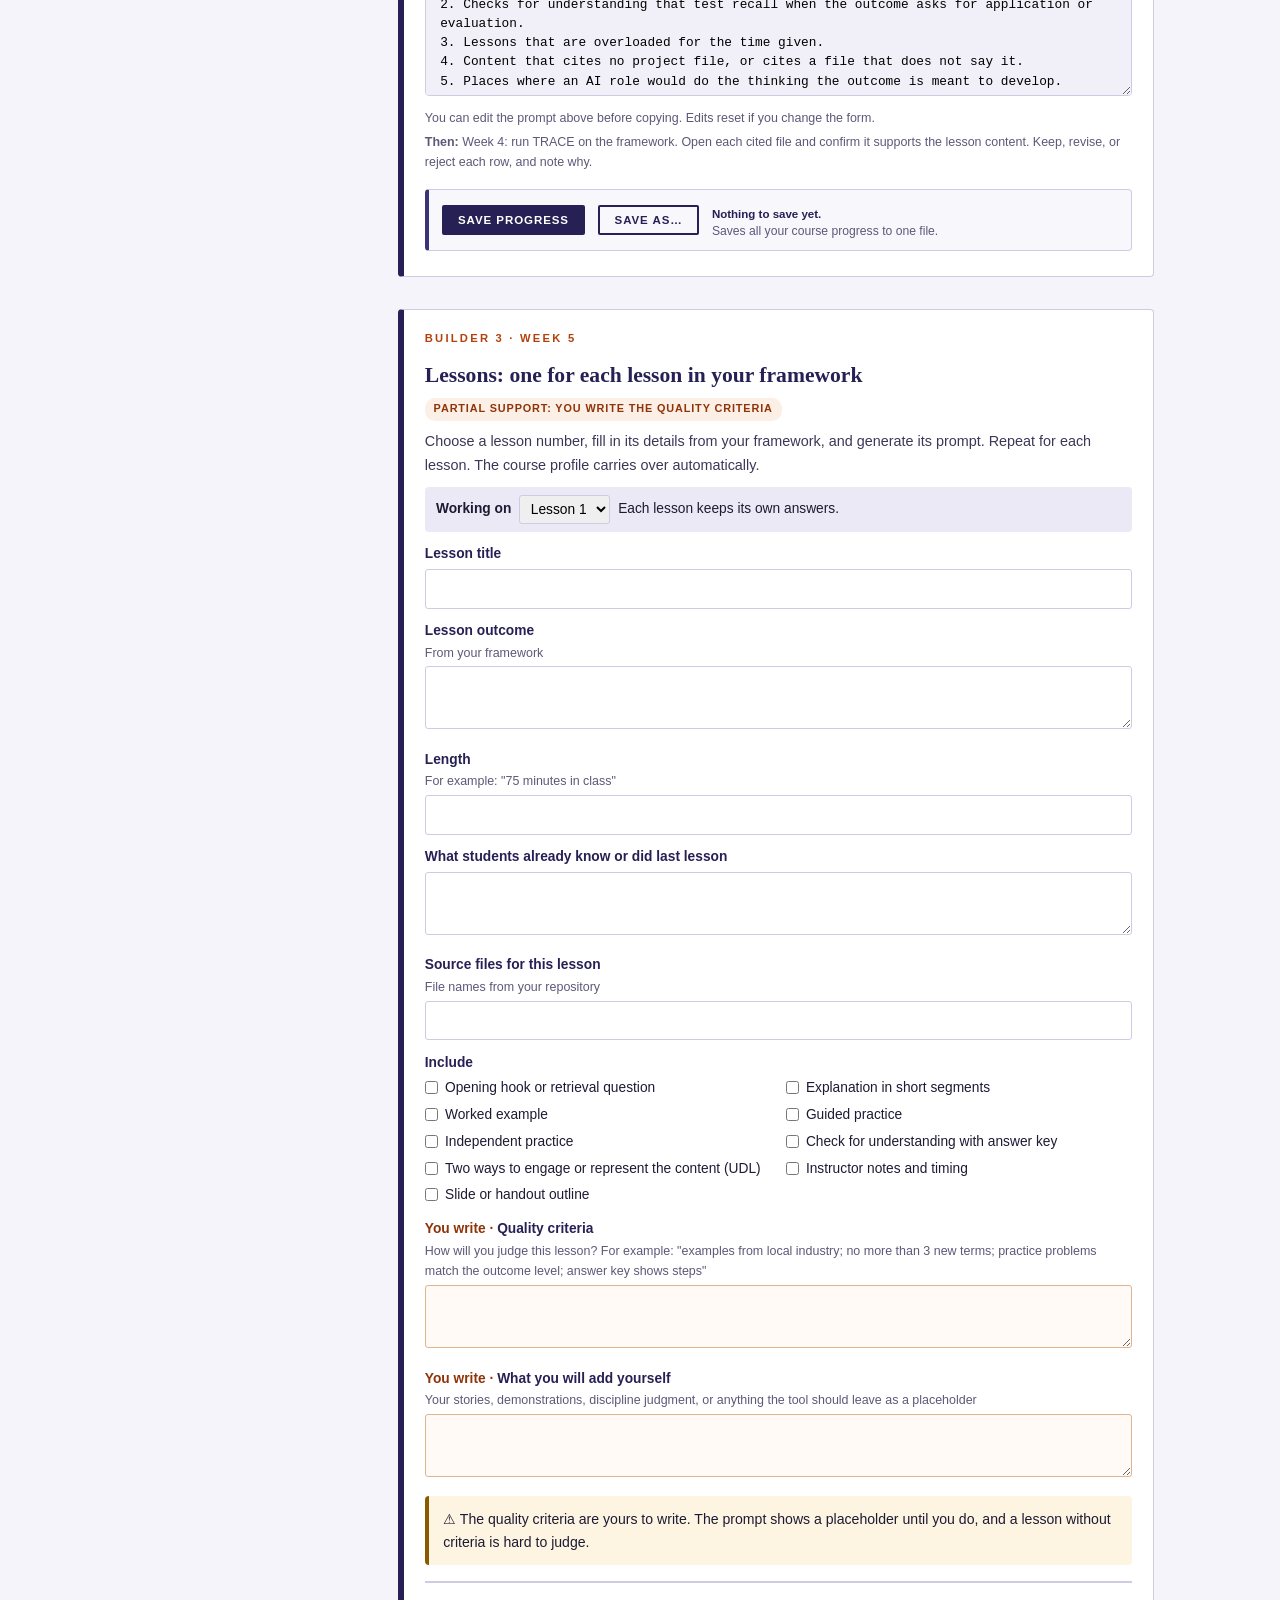
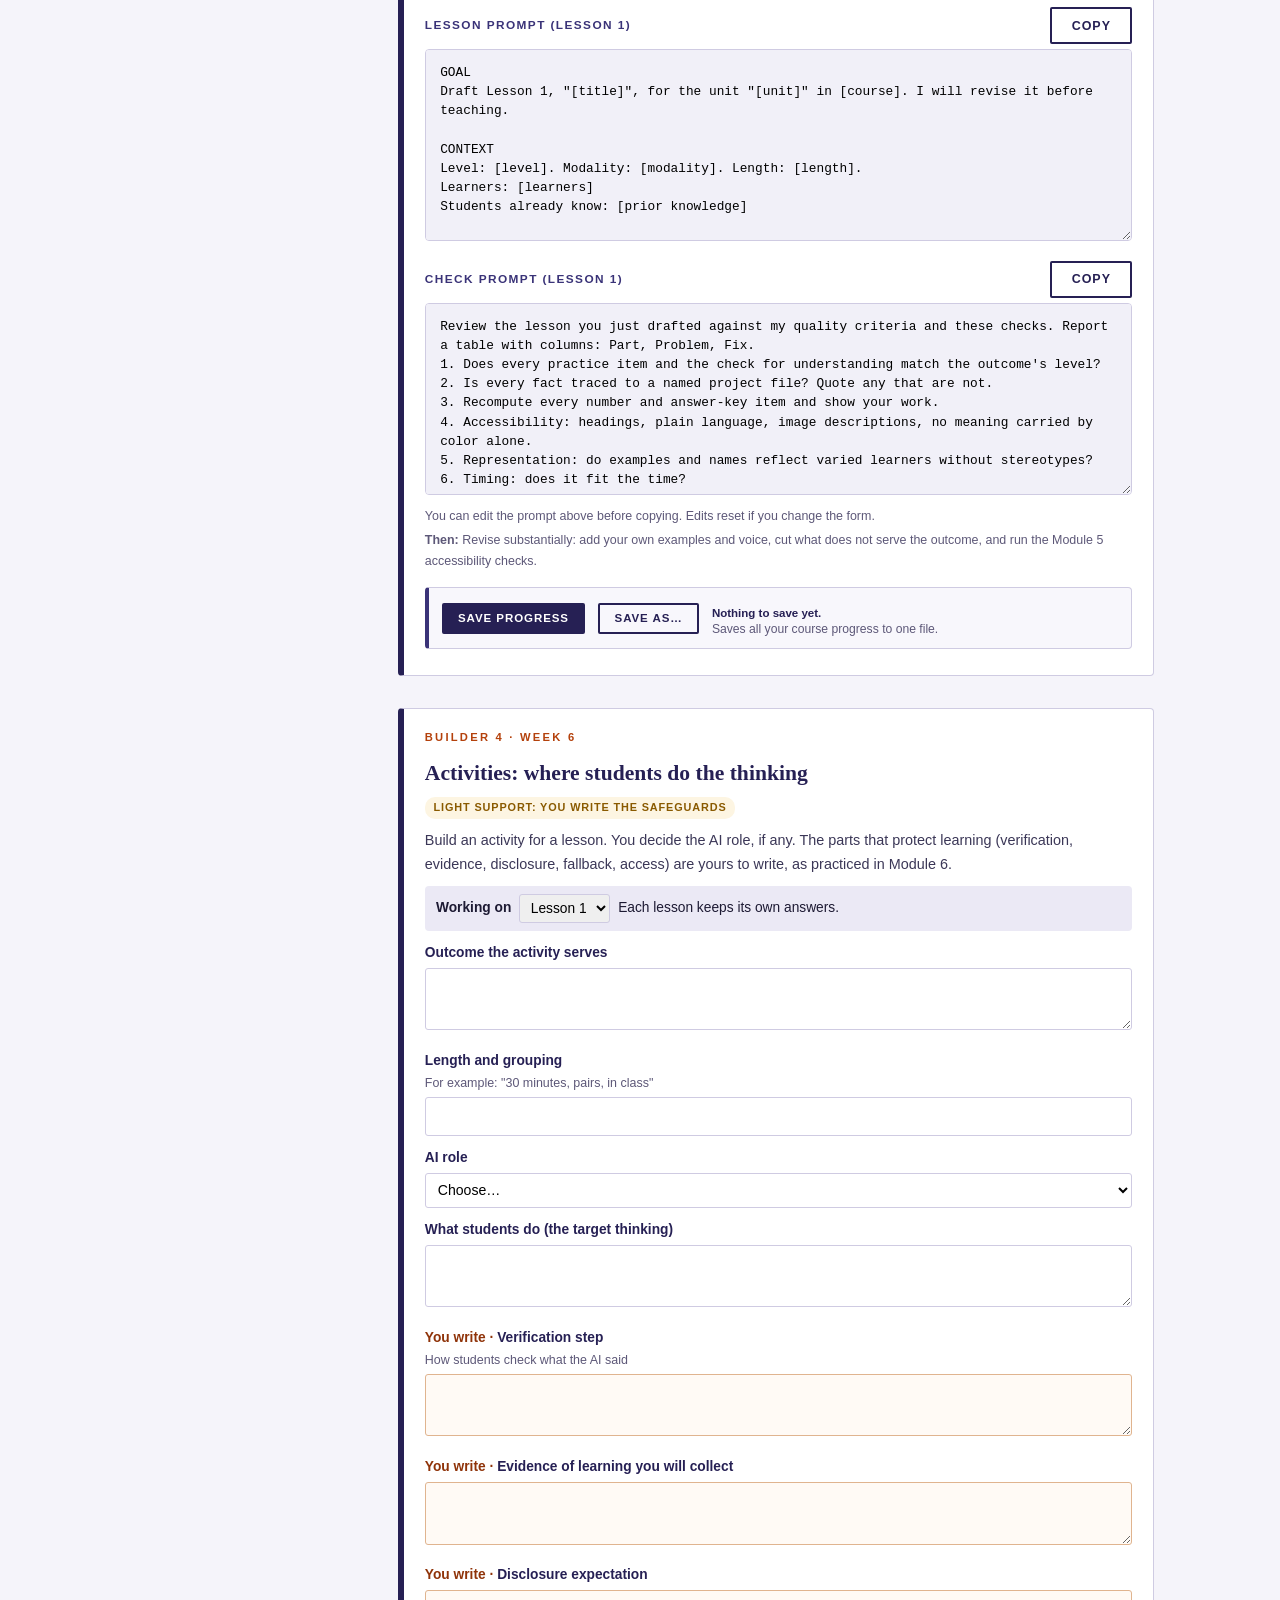
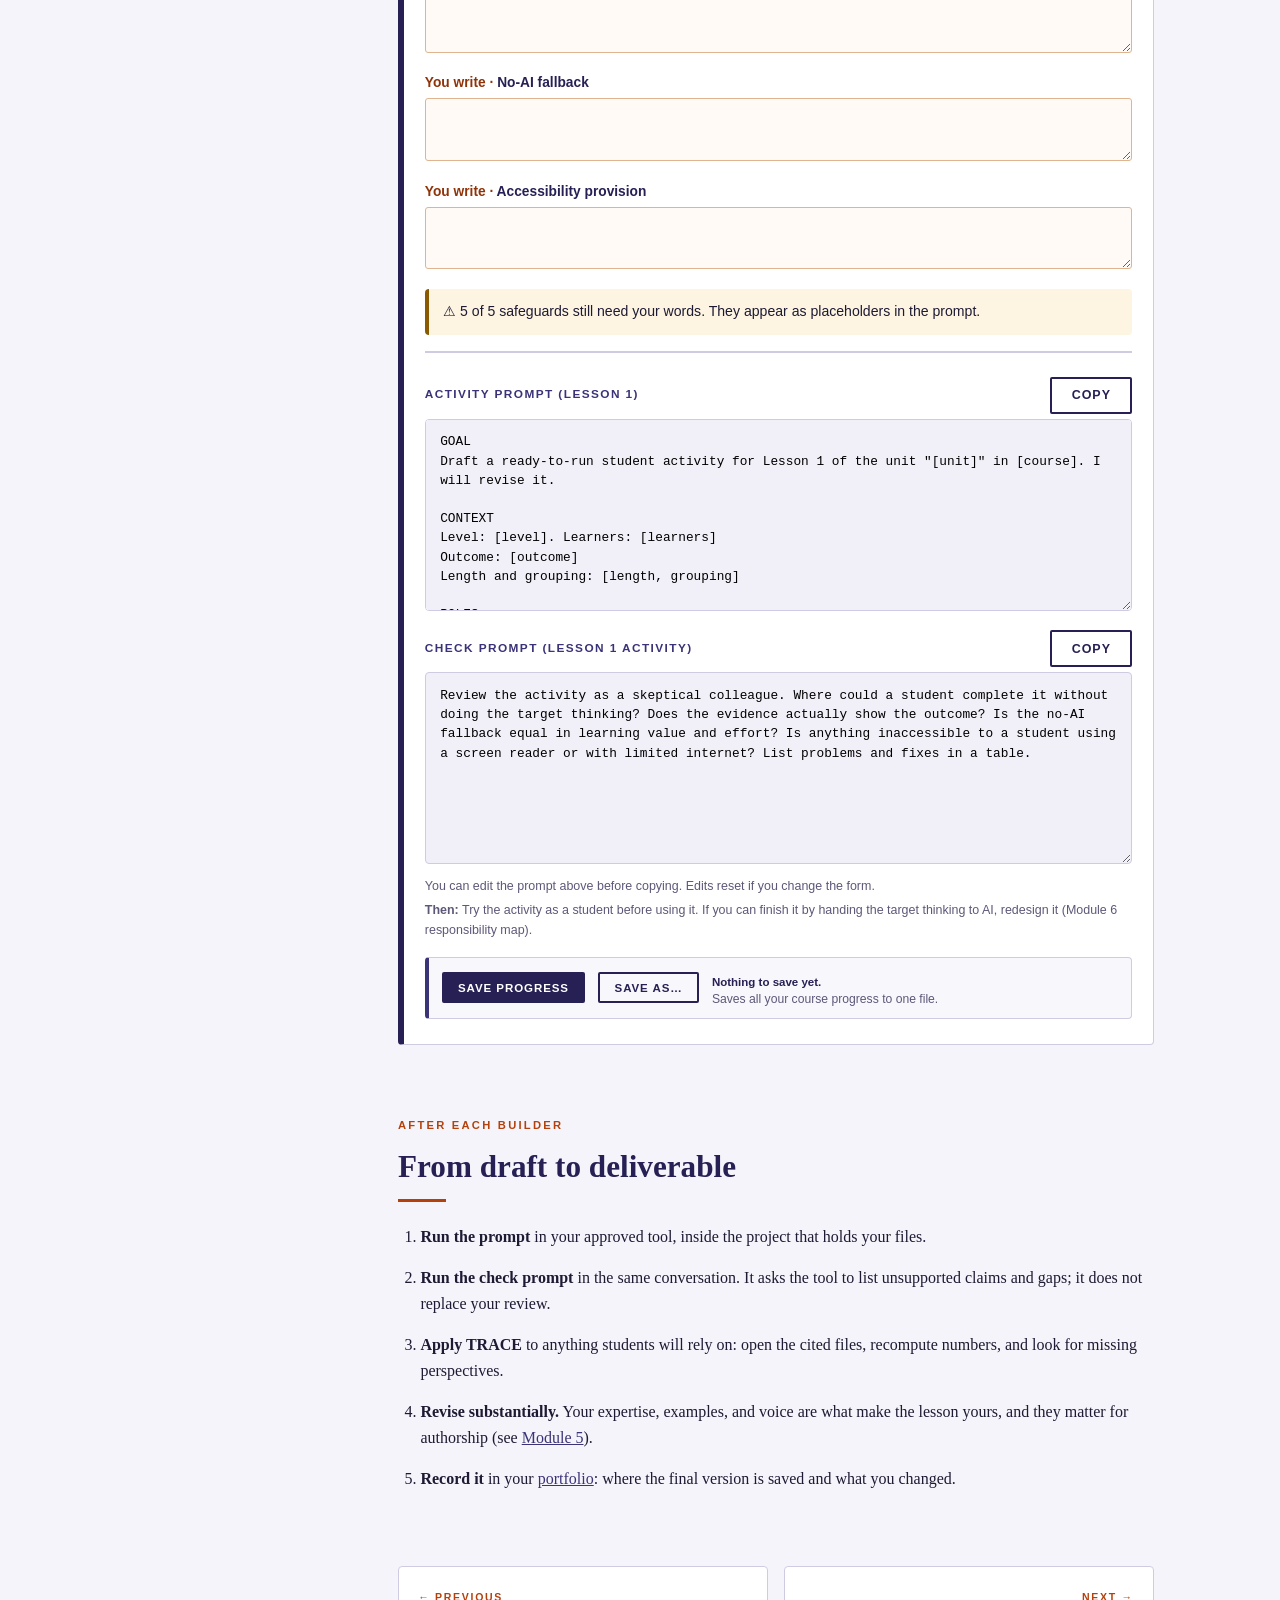
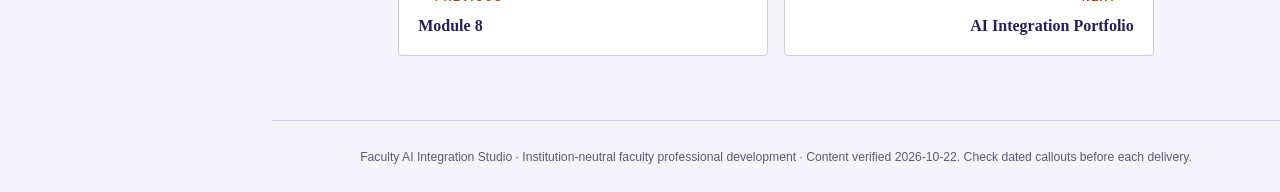
<file: builders.html>
<!DOCTYPE html>
<html lang="en">
<head>
<meta charset="UTF-8">
<meta name="viewport" content="width=device-width, initial-scale=1.0">
<title>Course Build Studio | Faculty AI Integration Studio</title>
<meta name="description" content="Four prompt builders that turn your course materials into a grounded repository, a unit framework, lessons, and activities.">
<link rel="stylesheet" href="fai.css">
<style>
.bd-sec { background: var(--card); border: 1px solid var(--border); border-left: 6px solid var(--ink); border-radius: 4px; padding: 1.2rem 1.3rem; margin: 2rem 0; font-family: var(--sans); }
.bd-sec.prof { border-left-color: var(--accent); }
.bd-sec h2 { font-family: var(--serif); font-size: 1.35rem; color: var(--ink); margin: .25rem 0 .3rem; }
.bd-meta { display: flex; gap: .5rem; flex-wrap: wrap; align-items: center; margin-bottom: .6rem; }
.bd-sup { font-size: .68rem; font-weight: 700; letter-spacing: .08em; text-transform: uppercase; padding: .15rem .55rem; border-radius: 10px; background: var(--ink-soft); color: var(--ink); }
.bd-sup.part { background: var(--accent-pale); color: var(--accent-dark); }
.bd-sup.light { background: var(--caution-bg); color: var(--caution); }
.bd-intro { font-size: .9rem; color: var(--text-2); margin-bottom: .6rem; }
.bd-f { margin: .7rem 0; }
.bd-f > label, .bd-f > .bd-l { display: block; font-weight: 700; font-size: .86rem; color: var(--ink); margin-bottom: .2rem; }
.bd-f .bd-h { display: block; font-weight: 400; font-size: .78rem; color: var(--muted); }
.bd-f.you > label::before, .bd-f.you > .bd-l::before { content: 'You write \00B7  '; color: var(--accent-dark); }
.bd-f input[type=text], .bd-f input[type=number], .bd-f textarea, .bd-f select { width: 100%; font: inherit; font-size: .88rem; padding: .45rem .5rem; border: 1px solid var(--border); border-radius: 3px; background: #fff; }
.bd-f.you textarea, .bd-f.you input { border-color: #e0b48f; background: #fffaf5; }
.bd-f textarea { min-height: 3.6rem; resize: vertical; }
.bd-grid { display: grid; grid-template-columns: 1fr 1fr; gap: 0 1rem; }
.bd-checks { display: grid; grid-template-columns: repeat(auto-fill, minmax(230px, 1fr)); gap: .25rem .9rem; }
.bd-checks label { font-size: .86rem; display: flex; gap: .45rem; align-items: flex-start; font-weight: 400; color: var(--text); }
.bd-checks input { margin-top: .25rem; accent-color: var(--ink); }
.bd-item { display: flex; gap: .5rem; align-items: center; flex-wrap: wrap; background: var(--alt); border-radius: 4px; padding: .5rem .7rem; margin: .6rem 0; font-size: .86rem; }
.bd-item select { width: auto; font: inherit; padding: .3rem .4rem; border: 1px solid var(--border); border-radius: 3px; }
.bd-outs { margin-top: 1rem; border-top: 2px solid var(--border); padding-top: .8rem; }
.bd-out-h { display: flex; justify-content: space-between; align-items: center; gap: .6rem; margin: .7rem 0 .3rem; }
.bd-out-h b { font-size: .74rem; letter-spacing: .12em; text-transform: uppercase; color: var(--ink-mid); }
.bd-out { width: 100%; min-height: 12rem; font-family: var(--mono); font-size: .8rem; line-height: 1.5; padding: .8rem .9rem; border: 1px solid var(--border); border-radius: 4px; background: #f1f0f8; resize: vertical; }
.bd-note { font-size: .78rem; color: var(--muted); margin-top: .2rem; }
.bd-warn { margin-top: .7rem; }
@media (max-width: 720px) { .bd-grid { grid-template-columns: 1fr; } }
@media print { .bd-out { min-height: 0; border: 1px solid #999; } }
</style>
</head>
<body>
<a class="skip" href="#main">Skip to content</a>
<button class="menu-btn" type="button" aria-expanded="false" aria-label="Open course menu">☰ Menu</button>
<nav class="side" aria-label="Course navigation"><a class="side-brand" href="index.html"><span class="side-seal">AI<br>PD</span><span class="side-title">AI Integration Studio<small>8-week faculty learning studio</small></span></a><nav aria-label="Pages"><ul></ul><div class="side-group">Course</div><ul><li><a class="nl" href="index.html"><span class="nn"></span><span>Course map</span></a></li></ul><div class="side-group">Modules</div><ul><li><a class="nl" href="lesson00.html"><span class="nn">0</span><span>Orientation & readiness</span></a></li><li><a class="nl" href="lesson01.html"><span class="nn">1</span><span>AI fundamentals & human-centered use</span></a></li><li><a class="nl" href="lesson02.html"><span class="nn">2</span><span>LLMs & the AI tool ecosystem</span></a></li><li><a class="nl" href="lesson03.html"><span class="nn">3</span><span>Prompt & workflow engineering</span></a></li><li><a class="nl" href="lesson04.html"><span class="nn">4</span><span>Output, source & data validation</span></a></li><li><a class="nl" href="lesson05.html"><span class="nn">5</span><span>Materials, accessibility & copyright</span></a></li><li><a class="nl" href="lesson06.html"><span class="nn">6</span><span>Student AI literacy & activities</span></a></li><li><a class="nl" href="lesson07.html"><span class="nn">7</span><span>Assessment, grading & course policy</span></a></li><li><a class="nl" href="lesson08.html"><span class="nn">8</span><span>Ethics, equity & implementation</span></a></li></ul><div class="side-group">Toolkit</div><ul><li><a class="nl" href="builders.html" aria-current="page"><span class="nn">B</span><span>Course Build Studio</span></a><div class="toc"><a href="#how">How the builders work</a><a href="#profile">Course profile</a><a href="#b1">1 Repository</a><a href="#b2">2 Unit framework</a><a href="#b3">3 Lessons</a><a href="#b4">4 Activities</a><a href="#after">After each builder</a></div></li><li><a class="nl" href="portfolio.html"><span class="nn">★</span><span>AI Integration Portfolio</span></a></li><li><a class="nl" href="facilitator.html"><span class="nn">F</span><span>Facilitator guide</span></a></li><li><a class="nl" href="resources.html"><span class="nn">R</span><span>Resource kit & sources</span></a></li></ul></nav><div class="side-prog" data-prog-box role="status"><span class="sp-status"></span><button type="button" class="sp-link" data-prog="open">Open progress file</button><input type="file" accept=".json,application/json" class="sr" data-prog-input tabindex="-1" aria-hidden="true"></div></nav>
<div class="page">

<header class="lesson-hero"><div class="lesson-hero-inner">
<p class="crumb"><a href="index.html">Course map</a> &rsaquo; <span>Course Build Studio</span></p>
<span class="badge-lg">Fieldwork · Weeks 1–8</span>
<h1>Course Build <span>Studio</span></h1>
<p class="lede"><span class="dq">The deliverable</span>Your course materials go into a repository, and four prompt builders turn them into a unit framework, a lesson for each lesson in it, and activities. You review and revise every output before it reaches students.</p>
<div class="chips"><span class="chip">Builders: <strong>4</strong></span><span class="chip">Works with: <strong>any approved AI tool that accepts files</strong></span><span class="chip">Saves: <strong>this browser only</strong></span></div>
</div></header>
<main class="wrap" id="main">
<section class="block" id="how"><p class="eyebrow">How the builders work</p><h2 class="h2">You fill in the form; the builder writes the prompt</h2><div class="rule"></div>
<p>You do not need to be a prompt engineer. Each builder asks plain questions about your course, then assembles a complete prompt you can read, edit, and copy into your approved AI tool. The prompts follow the specification method from <a href="lesson03.html">Module 3</a>: goal, context, sources, constraints, process, format, quality criteria, and validation.</p>
<div class="tscroll"><table class="t run"><thead><tr><th>Week</th><th>Builder</th><th>What you produce</th></tr></thead><tbody>
<tr><td>1</td><td>Course profile</td><td>The unit you will build and the files you will use</td></tr>
<tr><td>2</td><td>1 Repository</td><td>A project space with your files, standing instructions, and a grounding test</td></tr>
<tr><td>3</td><td>2 Unit framework</td><td>The unit structure: lessons, outcomes, sources, and checks</td></tr>
<tr><td>4</td><td>Check prompts + TRACE</td><td>A validated framework (see <a href="lesson04.html">Module 4</a>)</td></tr>
<tr><td>5</td><td>3 Lessons</td><td>One lesson for each lesson in the framework</td></tr>
<tr><td>6</td><td>4 Activities</td><td>A student activity for each lesson that needs one</td></tr>
<tr><td>7–8</td><td>Modules 7 and 8</td><td>The unit assessment, AI-use directions, and a 30-day pilot of the unit</td></tr>
</tbody></table></div>
<p>The support fades on purpose. Builders 1 and 2 write the whole prompt for you. Builder 3 leaves the quality criteria for you to write. Builder 4 leaves the parts that protect student learning for you to write. By Week 6 you are writing the parts that matter most.</p>
<div class="callout guard"><b class="lbl">Responsible use</b><p>Use only your institution's approved AI tool, and upload only files you are allowed to use that way. Never upload student work, names, grades, accommodations, or confidential records. Every builder output is a draft: check it with <a href="lesson04.html">TRACE</a> and revise it substantially before students see it.</p></div>
<div class="callout local"><b class="lbl">Local policy · fill in for your institution</b><p>Approved tool with a project or file-upload space: <span class="fill" data-local="uploadtool">[tool name and how to access it]</span>. Library contact for licensed materials: <span class="fill" data-local="library">[name, email]</span>.</p></div>
<div data-save-strip="open"></div>
<p class="pf-status" id="bd-status" aria-live="polite"></p>
</section>
<div id="bd-root"></div>
<section class="block" id="after"><p class="eyebrow">After each builder</p><h2 class="h2">From draft to deliverable</h2><div class="rule"></div>
<ol><li><b>Run the prompt</b> in your approved tool, inside the project that holds your files.</li>
<li><b>Run the check prompt</b> in the same conversation. It asks the tool to list unsupported claims and gaps; it does not replace your review.</li>
<li><b>Apply TRACE</b> to anything students will rely on: open the cited files, recompute numbers, and look for missing perspectives.</li>
<li><b>Revise substantially.</b> Your expertise, examples, and voice are what make the lesson yours, and they matter for authorship (see <a href="lesson05.html">Module 5</a>).</li>
<li><b>Record it</b> in your <a href="portfolio.html">portfolio</a>: where the final version is saved and what you changed.</li></ol>
</section>
<nav class="pager" aria-label="Pager"><a href="lesson08.html"><span class="dir">← Previous</span><span class="nm">Module 8</span></a><a class="next" href="portfolio.html"><span class="dir">Next →</span><span class="nm">AI Integration Portfolio</span></a></nav>
</main>

<footer class="foot">Faculty AI Integration Studio · Institution-neutral faculty professional development · Content verified 2026-10-22. Check dated callouts before each delivery.</footer>
</div>
<script src="fai.js"></script>
<script>
(function () {
  var esc = FAI.esc, data = FAI.store.get('build', {}), status = document.getElementById('bd-status'), tmr;
  var PROFILE = [
    { k: 'course', l: 'Course', h: 'Number and title, for example "BIO 110 Principles of Biology"', t: 'text' },
    { k: 'level', l: 'Level', t: 'select', o: ['', 'first-year undergraduate', 'second-year undergraduate', 'upper-division undergraduate', 'graduate', 'career and technical certificate', 'dual-credit high school', 'noncredit or workforce'] },
    { k: 'modality', l: 'Modality', t: 'select', o: ['', 'in person', 'online asynchronous', 'online synchronous', 'hybrid'] },
    { k: 'unit', l: 'Unit to build', h: 'One unit of 3 to 6 lessons is a realistic scope for eight weeks', t: 'text' },
    { k: 'learners', l: 'Your learners', h: 'Prior knowledge, common misconceptions, language and access needs, working students, and so on. No names.', t: 'area' },
    { k: 'cos', l: 'Course outcomes this unit serves', h: 'Paste them from your syllabus', t: 'area' }
  ];
  var B = [
    { id: 'b1', n: 1, week: 2, title: 'Repository: put your materials in one grounded space', sup: ['', 'Full support'],
      intro: 'A repository is a project or notebook space in your approved AI tool where you upload course files, so answers come from your materials (retrieval-augmented generation). This builder writes the standing instructions for that space and a test to check that it really answers from your files.',
      f: [
        { k: 'files', l: 'Files you plan to upload', h: 'One per line: file name, what it is. For example: "Unit3_lecture_notes.docx, my lecture notes"', t: 'area' },
        { k: 'ok', l: 'Upload check (all must be true)', t: 'checks', o: ['I created these files, or our license allows this use', 'No student names, work, grades, or accommodations', 'No unpublished research or confidential records', 'Publisher material cleared with the library or license terms'] },
        { k: 'style', l: 'House style for every output', h: 'Optional. For example: "plain language, American English, examples from nursing and allied health"', t: 'area' },
        { k: 'tests', l: 'Three test questions whose answers you know are in your files', h: 'One per line. Pick facts that a general model would likely answer differently or not at all.', t: 'area' }
      ],
      out: function (v, p) {
        var files = lines(v.files);
        return [
          { label: 'Standing instructions (paste into the project\'s instructions or custom-instructions field)', text:
'You are a course-design assistant for ' + val(p.course, '[course]') + ', a ' + val(p.level, '[level]') + ' course taught ' + val(p.modality, '[modality]') + '. I am the instructor. You help me draft course materials; I review and revise everything before students see it.\n\n' +
'SOURCES\nUse the files in this project as your primary source:\n' + (files.length ? files.map(function (x) { return '- ' + x; }).join('\n') : '- [list your files]') + '\n\n' +
'RULES\n1. Ground every factual claim, definition, example, and number in the project files. After each such claim, cite the file name and section or page in brackets.\n' +
'2. If the files do not support something I ask for, say "Not in the sources" and stop for my direction. Do not fill gaps from general knowledge without labeling it "General knowledge, verify".\n' +
'3. Never invent citations, quotations, statistics, or page numbers.\n4. Match the level and needs of these learners: ' + val(p.learners, '[describe learners]') + '\n' +
(v.style ? '5. House style: ' + v.style.trim() + '\n' : '') +
'\nAt the end of every response, add a short section titled "Check before use" that lists any statement that is not directly supported by the files.' },
          { label: 'Grounding test (run this first, in the project)', text:
'Answer each question using only the project files. For each answer, quote the exact sentence you relied on and give the file name and location. If a question is not answered in the files, say "Not in the sources."\n\n' +
(lines(v.tests).length ? lines(v.tests).map(function (x, i) { return (i + 1) + '. ' + x; }).join('\n') : '1. [question]\n2. [question]\n3. [question]') +
'\n\nThen ask yourself: what is one question about this unit that the files do NOT answer? Tell me so I can add a source.' }
        ];
      },
      warn: function (v) { var n = [0, 1, 2, 3].filter(function (i) { return v['ok-' + i]; }).length; return n < 4 ? ['bad', '✗ Do not upload yet. ' + (4 - n) + ' upload check' + (4 - n > 1 ? 's are' : ' is') + ' not confirmed. Remove the file or confirm the license first.'] : ['ok', '✓ Upload check complete. After you run the grounding test, confirm every quoted sentence really is in the file named.']; },
      check: 'Pass test: every answer quotes a real sentence from the named file. If the tool answers a question your files do not cover without saying "Not in the sources," tighten the instructions or add the missing file.' },
    { id: 'b2', n: 2, week: 3, title: 'Unit framework: the structure of your unit', sup: ['', 'Full support'],
      intro: 'This builder asks the tool for a lesson-by-lesson structure for the unit, aligned to your outcomes and grounded in your files. You decide what stays.',
      f: [
        { k: 'count', l: 'Number of lessons', t: 'number' },
        { k: 'time', l: 'Time per lesson', h: 'For example: "75-minute class plus 2 hours of homework"', t: 'text' },
        { k: 'uos', l: 'Unit outcomes', h: 'Leave blank to have the tool propose 3 to 5 measurable outcomes from your course outcomes for you to edit', t: 'area' },
        { k: 'assess', l: 'How the unit is assessed', h: 'For example: "a lab report and a short quiz"', t: 'area' },
        { k: 'cons', l: 'Constraints', h: 'Required topics, lab or clinical requirements, accreditation standards, textbook chapters, what to avoid', t: 'area' }
      ],
      out: function (v, p) {
        return [
          { label: 'Framework prompt', text:
'GOAL\nDraft a lesson-by-lesson framework for the unit "' + val(p.unit, '[unit]') + '" in ' + val(p.course, '[course]') + '. I will review and revise it; this is a working draft.\n\n' +
'CONTEXT\nLevel: ' + val(p.level, '[level]') + '. Modality: ' + val(p.modality, '[modality]') + '.\nLearners: ' + val(p.learners, '[learners]') + '\nCourse outcomes served: ' + val(p.cos, '[course outcomes]') + '\n\n' +
'UNIT OUTCOMES\n' + (v.uos && v.uos.trim() ? v.uos.trim() : 'Propose 3 to 5 measurable unit outcomes using observable verbs, each mapped to a course outcome. Mark them "Proposed" so I can edit them.') + '\n\n' +
'SOURCES\nUse the project files. Cite the file name and section for the content of each lesson. If the files do not cover a needed topic, write "Gap: needs a source."\n\n' +
'CONSTRAINTS\n' + val(v.count, '[number]') + ' lessons, each ' + val(v.time, '[time per lesson]') + '. Unit assessment: ' + val(v.assess, '[assessment]') + '\n' + (v.cons ? v.cons.trim() + '\n' : '') +
'\nPROCESS\n1. Sequence the outcomes from foundational to complex.\n2. For each lesson, choose the outcome it serves and the evidence that will show learning.\n3. Only then suggest an activity type and where, if anywhere, AI could support students. "No AI" is a valid choice.\n\n' +
'FORMAT\nA table with one row per lesson and these columns: Lesson #, Title, Unit outcome(s), Key concepts, Source files, Learning activity, Check for understanding, Possible AI role (or "None").\nAfter the table: a short alignment note showing that every unit outcome is taught and checked at least once.\n\n' +
'QUALITY CRITERIA\nEvery lesson has one clear outcome; checks match the outcome\'s cognitive level; the workload fits the time given; examples suit these learners.\n\n' +
'VALIDATION\nEnd with "Check before use": any content not supported by the files, any outcome not assessed, and any lesson that looks overloaded.' },
          { label: 'Check prompt (run after the framework, in the same conversation)', text:
'Review the framework you just produced as a skeptical instructional designer. List problems in a table with columns: Lesson #, Problem, Why it matters, Suggested fix. Check specifically for:\n1. Outcomes that are not measurable or not assessed.\n2. Checks for understanding that test recall when the outcome asks for application or evaluation.\n3. Lessons that are overloaded for the time given.\n4. Content that cites no project file, or cites a file that does not say it.\n5. Places where an AI role would do the thinking the outcome is meant to develop.\nDo not rewrite the framework yet.' }
        ];
      },
      check: 'Week 4: run TRACE on the framework. Open each cited file and confirm it supports the lesson content. Keep, revise, or reject each row, and note why.' },
    { id: 'b3', n: 3, week: 5, title: 'Lessons: one for each lesson in your framework', sup: ['part', 'Partial support: you write the quality criteria'], item: 'Lesson',
      intro: 'Choose a lesson number, fill in its details from your framework, and generate its prompt. Repeat for each lesson. The course profile carries over automatically.',
      f: [
        { k: 'title', l: 'Lesson title', t: 'text' },
        { k: 'outcome', l: 'Lesson outcome', h: 'From your framework', t: 'area' },
        { k: 'mins', l: 'Length', h: 'For example: "75 minutes in class"', t: 'text' },
        { k: 'prior', l: 'What students already know or did last lesson', t: 'area' },
        { k: 'src', l: 'Source files for this lesson', h: 'File names from your repository', t: 'text' },
        { k: 'parts', l: 'Include', t: 'checks', o: ['Opening hook or retrieval question', 'Explanation in short segments', 'Worked example', 'Guided practice', 'Independent practice', 'Check for understanding with answer key', 'Two ways to engage or represent the content (UDL)', 'Instructor notes and timing', 'Slide or handout outline'] },
        { k: 'crit', l: 'Quality criteria', h: 'How will you judge this lesson? For example: "examples from local industry; no more than 3 new terms; practice problems match the outcome level; answer key shows steps"', t: 'area', you: 1 },
        { k: 'human', l: 'What you will add yourself', h: 'Your stories, demonstrations, discipline judgment, or anything the tool should leave as a placeholder', t: 'area', you: 1 }
      ],
      out: function (v, p, i) {
        var parts = [0, 1, 2, 3, 4, 5, 6, 7, 8].filter(function (k) { return v['parts-' + k]; }).map(function (k) { return B[2].f[5].o[k]; });
        return [
          { label: 'Lesson prompt (Lesson ' + i + ')', text:
'GOAL\nDraft Lesson ' + i + ', "' + val(v.title, '[title]') + '", for the unit "' + val(p.unit, '[unit]') + '" in ' + val(p.course, '[course]') + '. I will revise it before teaching.\n\n' +
'CONTEXT\nLevel: ' + val(p.level, '[level]') + '. Modality: ' + val(p.modality, '[modality]') + '. Length: ' + val(v.mins, '[length]') + '.\nLearners: ' + val(p.learners, '[learners]') + '\nStudents already know: ' + val(v.prior, '[prior knowledge]') + '\n\n' +
'OUTCOME\n' + val(v.outcome, '[lesson outcome]') + '\n\nSOURCES\nUse these project files: ' + val(v.src, '[file names]') + '. Cite the file and section for every fact, definition, and example. Write "Gap: needs a source" where they fall short.\n\n' +
'INCLUDE\n' + (parts.length ? parts.map(function (x) { return '- ' + x; }).join('\n') : '- [choose components]') + '\n\n' +
'LEAVE FOR ME\nInsert a clearly marked placeholder "[INSTRUCTOR: ...]" for: ' + val(v.human, '[what you will add yourself]') + '\n\n' +
'PROCESS\nStart from the outcome. Write the check for understanding first, then the practice that prepares students for it, then the explanation they need. Keep each explanation segment under 10 minutes.\n\n' +
'FORMAT\nHeadings for each part with minutes. Plain language at the level of these learners. Real headings and lists so the document is accessible; describe any image in words.\n\n' +
'QUALITY CRITERIA\n' + val(v.crit, '[WRITE YOUR QUALITY CRITERIA: the builder leaves this to you]') + '\n\n' +
'VALIDATION\nEnd with "Check before use": unsupported statements, any numbers I should recompute, and any part that may be too long for the time.' },
          { label: 'Check prompt (Lesson ' + i + ')', text:
'Review the lesson you just drafted against my quality criteria and these checks. Report a table with columns: Part, Problem, Fix.\n1. Does every practice item and the check for understanding match the outcome\'s level?\n2. Is every fact traced to a named project file? Quote any that are not.\n3. Recompute every number and answer-key item and show your work.\n4. Accessibility: headings, plain language, image descriptions, no meaning carried by color alone.\n5. Representation: do examples and names reflect varied learners without stereotypes?\n6. Timing: does it fit ' + val(v.mins, 'the time') + '?' }
        ];
      },
      warn: function (v) { return !v.crit || !v.crit.trim() ? ['warn', '⚠ The quality criteria are yours to write. The prompt shows a placeholder until you do, and a lesson without criteria is hard to judge.'] : ['ok', '✓ Prompt complete. After you run it, check every cited file and recompute every answer before you revise.']; },
      check: 'Revise substantially: add your own examples and voice, cut what does not serve the outcome, and run the Module 5 accessibility checks.' },
    { id: 'b4', n: 4, week: 6, title: 'Activities: where students do the thinking', sup: ['light', 'Light support: you write the safeguards'], item: 'Lesson',
      intro: 'Build an activity for a lesson. You decide the AI role, if any. The parts that protect learning (verification, evidence, disclosure, fallback, access) are yours to write, as practiced in Module 6.',
      f: [
        { k: 'outcome', l: 'Outcome the activity serves', t: 'area' },
        { k: 'mins', l: 'Length and grouping', h: 'For example: "30 minutes, pairs, in class"', t: 'text' },
        { k: 'role', l: 'AI role', t: 'select', o: ['', 'No AI', 'Coach: asks questions, never gives answers', 'Simulator: plays a client, patient, customer, or stakeholder', 'Critic: gives feedback on a student draft', 'Debate partner: argues the other side', 'Source of flawed work: students find and fix errors'] },
        { k: 'student', l: 'What students do (the target thinking)', t: 'area' },
        { k: 'verify', l: 'Verification step', h: 'How students check what the AI said', t: 'area', you: 1 },
        { k: 'evidence', l: 'Evidence of learning you will collect', t: 'area', you: 1 },
        { k: 'disclose', l: 'Disclosure expectation', t: 'area', you: 1 },
        { k: 'fallback', l: 'No-AI fallback', t: 'area', you: 1 },
        { k: 'access', l: 'Accessibility provision', t: 'area', you: 1 }
      ],
      out: function (v, p, i) {
        var ai = v.role && v.role !== 'No AI', o = [
          { label: 'Activity prompt (Lesson ' + i + ')', text:
'GOAL\nDraft a ready-to-run student activity for Lesson ' + i + ' of the unit "' + val(p.unit, '[unit]') + '" in ' + val(p.course, '[course]') + '. I will revise it.\n\n' +
'CONTEXT\nLevel: ' + val(p.level, '[level]') + '. Learners: ' + val(p.learners, '[learners]') + '\nOutcome: ' + val(v.outcome, '[outcome]') + '\nLength and grouping: ' + val(v.mins, '[length, grouping]') + '\n\n' +
'ROLES\nAI role: ' + val(v.role, '[AI role]') + '\nStudents: ' + val(v.student, '[target thinking]') + '\nThe students, not the AI, must do the target thinking.\n\n' +
'SAFEGUARDS (include exactly as written)\nVerification: ' + val(v.verify, '[WRITE: verification step]') + '\nEvidence of learning: ' + val(v.evidence, '[WRITE: evidence]') + '\nDisclosure: ' + val(v.disclose, '[WRITE: disclosure]') + '\nNo-AI fallback: ' + val(v.fallback, '[WRITE: fallback]') + '\nAccessibility: ' + val(v.access, '[WRITE: accessibility]') + '\n\n' +
'SOURCES\nUse the project files for content and cite them.\n\n' +
'FORMAT\n1. Student-facing instructions in plain language, numbered steps with minutes.\n2. A short facilitation guide for me: setup, what to watch for, two debrief questions about what students learned and how they used AI.\n3. A one-paragraph explanation of how the evidence shows the outcome was met.\n\n' +
'VALIDATION\nEnd with "Check before use": any step where students could hand the target thinking to AI, and anything not supported by the files.' }];
        if (ai) o.push({ label: 'Student AI prompt (students paste this into the approved tool)', text:
'You are my ' + v.role.split(':')[0].toLowerCase() + ' for a ' + val(p.course, '[course]') + ' activity. Your role: ' + v.role + '.\n' +
'My task: ' + val(v.student, '[task]') + '\n' +
'Rules: Do not do the task for me or give me the final answer. Keep each reply under 120 words. Ask me one question at a time. If I ask you to just do it, remind me of your role. If you are unsure of a fact, say so and tell me to check the course materials.' });
        o.push({ label: 'Check prompt (Lesson ' + i + ' activity)', text:
'Review the activity as a skeptical colleague. Where could a student complete it without doing the target thinking? Does the evidence actually show the outcome? Is the no-AI fallback equal in learning value and effort? Is anything inaccessible to a student using a screen reader or with limited internet? List problems and fixes in a table.' });
        return o;
      },
      warn: function (v) { var miss = ['verify', 'evidence', 'disclose', 'fallback', 'access'].filter(function (k) { return !v[k] || !v[k].trim(); }).length; return miss ? ['warn', '⚠ ' + miss + ' of 5 safeguards still need your words. They appear as placeholders in the prompt.'] : ['ok', '✓ All five safeguards written. Run the check prompt, then try the activity yourself as a student before you use it.']; },
      check: 'Try the activity as a student before using it. If you can finish it by handing the target thinking to AI, redesign it (Module 6 responsibility map).' }
  ];
  function lines(s) { return (s || '').split('\n').map(function (x) { return x.trim(); }).filter(Boolean); }
  function val(s, d) { return s && String(s).trim() ? String(s).trim() : d; }

  function fld(prefix, f) {
    var id = prefix + '-' + f.k, h = f.h ? '<span class="bd-h">' + esc(f.h) + '</span>' : '', cls = 'bd-f' + (f.you ? ' you' : '');
    if (f.t === 'text' || f.t === 'number') return '<div class="' + cls + '"><label for="' + id + '">' + esc(f.l) + h + '</label><input type="' + f.t + '" id="' + id + '" data-b="' + f.k + '"' + (f.t === 'number' ? ' min="1" max="20"' : '') + '></div>';
    if (f.t === 'area') return '<div class="' + cls + '"><label for="' + id + '">' + esc(f.l) + h + '</label><textarea id="' + id + '" data-b="' + f.k + '"></textarea></div>';
    if (f.t === 'select') return '<div class="' + cls + '"><label for="' + id + '">' + esc(f.l) + h + '</label><select id="' + id + '" data-b="' + f.k + '">' + f.o.map(function (o) { return '<option value="' + esc(o) + '">' + (o ? esc(o) : 'Choose…') + '</option>'; }).join('') + '</select></div>';
    if (f.t === 'checks') return '<div class="' + cls + '"><span class="bd-l">' + esc(f.l) + h + '</span><div class="bd-checks">' + f.o.map(function (o, i) { return '<label><input type="checkbox" data-b="' + f.k + '-' + i + '"> ' + esc(o) + '</label>'; }).join('') + '</div></div>';
  }
  var root = document.getElementById('bd-root');
  root.innerHTML = '<section class="bd-sec prof" id="profile"><p class="eyebrow">Week 1 · Course profile</p><h2>Your course and unit</h2><p class="bd-intro">Every builder reuses these answers, so you type them once.</p><div class="bd-grid">' +
    PROFILE.map(function (f) { return fld('p', f); }).join('') + '</div><div data-save-strip></div></section>' +
    B.map(function (b) {
      return '<section class="bd-sec" id="' + b.id + '"><p class="eyebrow">Builder ' + b.n + ' · Week ' + b.week + '</p><h2>' + esc(b.title) + '</h2>' +
        '<div class="bd-meta"><span class="bd-sup ' + b.sup[0] + '">' + esc(b.sup[1]) + '</span></div><p class="bd-intro">' + esc(b.intro) + '</p>' +
        (b.item ? '<div class="bd-item"><label for="' + b.id + '-sel"><b>Working on</b></label><select id="' + b.id + '-sel" class="bd-sel"></select><span>Each lesson keeps its own answers.</span></div>' : '') +
        '<div class="bd-fields">' + b.f.map(function (f) { return fld(b.id, f); }).join('') + '</div>' +
        '<div class="iw-result bd-warn" id="' + b.id + '-warn" aria-live="polite" hidden></div>' +
        '<div class="bd-outs" id="' + b.id + '-outs"></div><p class="bd-note"><b>Then:</b> ' + esc(b.check) + '</p><div data-save-strip></div></section>';
    }).join('');

  var PF = document.querySelectorAll('#profile [data-b]');
  function key(scope, k) { return scope + ':' + k; }
  function cur(b) { return b.item ? +(document.getElementById(b.id + '-sel').value || 1) : 0; }
  function scopeOf(b) { return b.id + (b.item ? '-L' + cur(b) : ''); }
  function bind(el, scope) {
    var k = key(scope, el.dataset.b), v = data[k];
    if (el.type === 'checkbox') el.checked = !!v; else el.value = v === undefined ? '' : v;
  }
  function profile() { var p = {}; PROFILE.forEach(function (f) { p[f.k] = data[key('p', f.k)] || ''; }); return p; }
  function values(b) {
    var v = {}, s = scopeOf(b);
    Object.keys(data).forEach(function (k) { if (k.indexOf(s + ':') === 0) v[k.slice(s.length + 1)] = data[k]; });
    return v;
  }
  function lessonCount() { var n = parseInt(data['b2:count'], 10); return n > 0 && n <= 20 ? n : 5; }
  function fillSelectors() {
    B.forEach(function (b) {
      if (!b.item) return;
      var sel = document.getElementById(b.id + '-sel'), was = sel.value || '1', n = lessonCount(), h = '';
      for (var i = 1; i <= n; i++) {
        var t = data['b3-L' + i + ':title'];
        h += '<option value="' + i + '">Lesson ' + i + (t ? ': ' + esc(t) : '') + '</option>';
      }
      sel.innerHTML = h; sel.value = +was <= n ? was : '1';
    });
  }
  function render(b) {
    var v = values(b), outs = b.out(v, profile(), cur(b));
    document.getElementById(b.id + '-outs').innerHTML = outs.map(function (o, j) {
      var id = b.id + '-o' + j;
      return '<div class="bd-out-h"><b id="' + id + '-l">' + esc(o.label) + '</b><button type="button" class="btn sec bd-copy" data-t="' + id + '">Copy</button></div>' +
        '<textarea class="bd-out" id="' + id + '" aria-labelledby="' + id + '-l" spellcheck="false">' + esc(o.text) + '</textarea>';
    }).join('') + '<p class="bd-note">You can edit the prompt above before copying. Edits reset if you change the form.</p>';
    var w = document.getElementById(b.id + '-warn');
    if (b.warn) { var r = b.warn(v); w.hidden = false; w.className = 'iw-result bd-warn ' + r[0]; w.textContent = r[1]; }
  }
  function load(b) { document.querySelectorAll('#' + b.id + ' .bd-fields [data-b]').forEach(function (el) { bind(el, scopeOf(b)); }); render(b); }
  function save() { FAI.store.set('build', data); status.textContent = '✓ Saved in this browser at ' + new Date().toLocaleTimeString([], { hour: 'numeric', minute: '2-digit' }) + '.'; }

  PF.forEach(function (el) { bind(el, 'p'); });
  fillSelectors();
  B.forEach(load);

  root.addEventListener('input', onEdit); root.addEventListener('change', onEdit);
  function onEdit(e) {
    var el = e.target;
    if (el.classList.contains('bd-sel')) { var b0 = B.filter(function (x) { return x.id + '-sel' === el.id; })[0]; load(b0); return; }
    if (!el.dataset || !el.dataset.b) return;
    if (e.type === 'change' && el.tagName !== 'SELECT' && el.type !== 'checkbox' && el.type !== 'number') return;
    var sec = el.closest('.bd-sec'), scope = sec.id === 'profile' ? 'p' : scopeOf(B.filter(function (x) { return x.id === sec.id; })[0]);
    data[key(scope, el.dataset.b)] = el.type === 'checkbox' ? el.checked : el.value;
    if (scope === 'p') B.forEach(render);
    else {
      render(B.filter(function (x) { return x.id === sec.id; })[0]);
      if (sec.id === 'b2' && el.dataset.b === 'count') fillSelectors();
      if (sec.id === 'b3' && el.dataset.b === 'title') { fillSelectors(); }
    }
    clearTimeout(tmr); tmr = setTimeout(save, 400);
  }
  root.addEventListener('click', function (e) {
    var b = e.target.closest('.bd-copy'); if (!b) return;
    var t = document.getElementById(b.dataset.t);
    (navigator.clipboard ? navigator.clipboard.writeText(t.value) : Promise.reject()).then(function () { b.textContent = 'Copied'; setTimeout(function () { b.textContent = 'Copy'; }, 1500); },
      function () { t.select(); b.textContent = 'Press Ctrl+C'; });
  });
})();
</script>
</body>
</html>
</file>
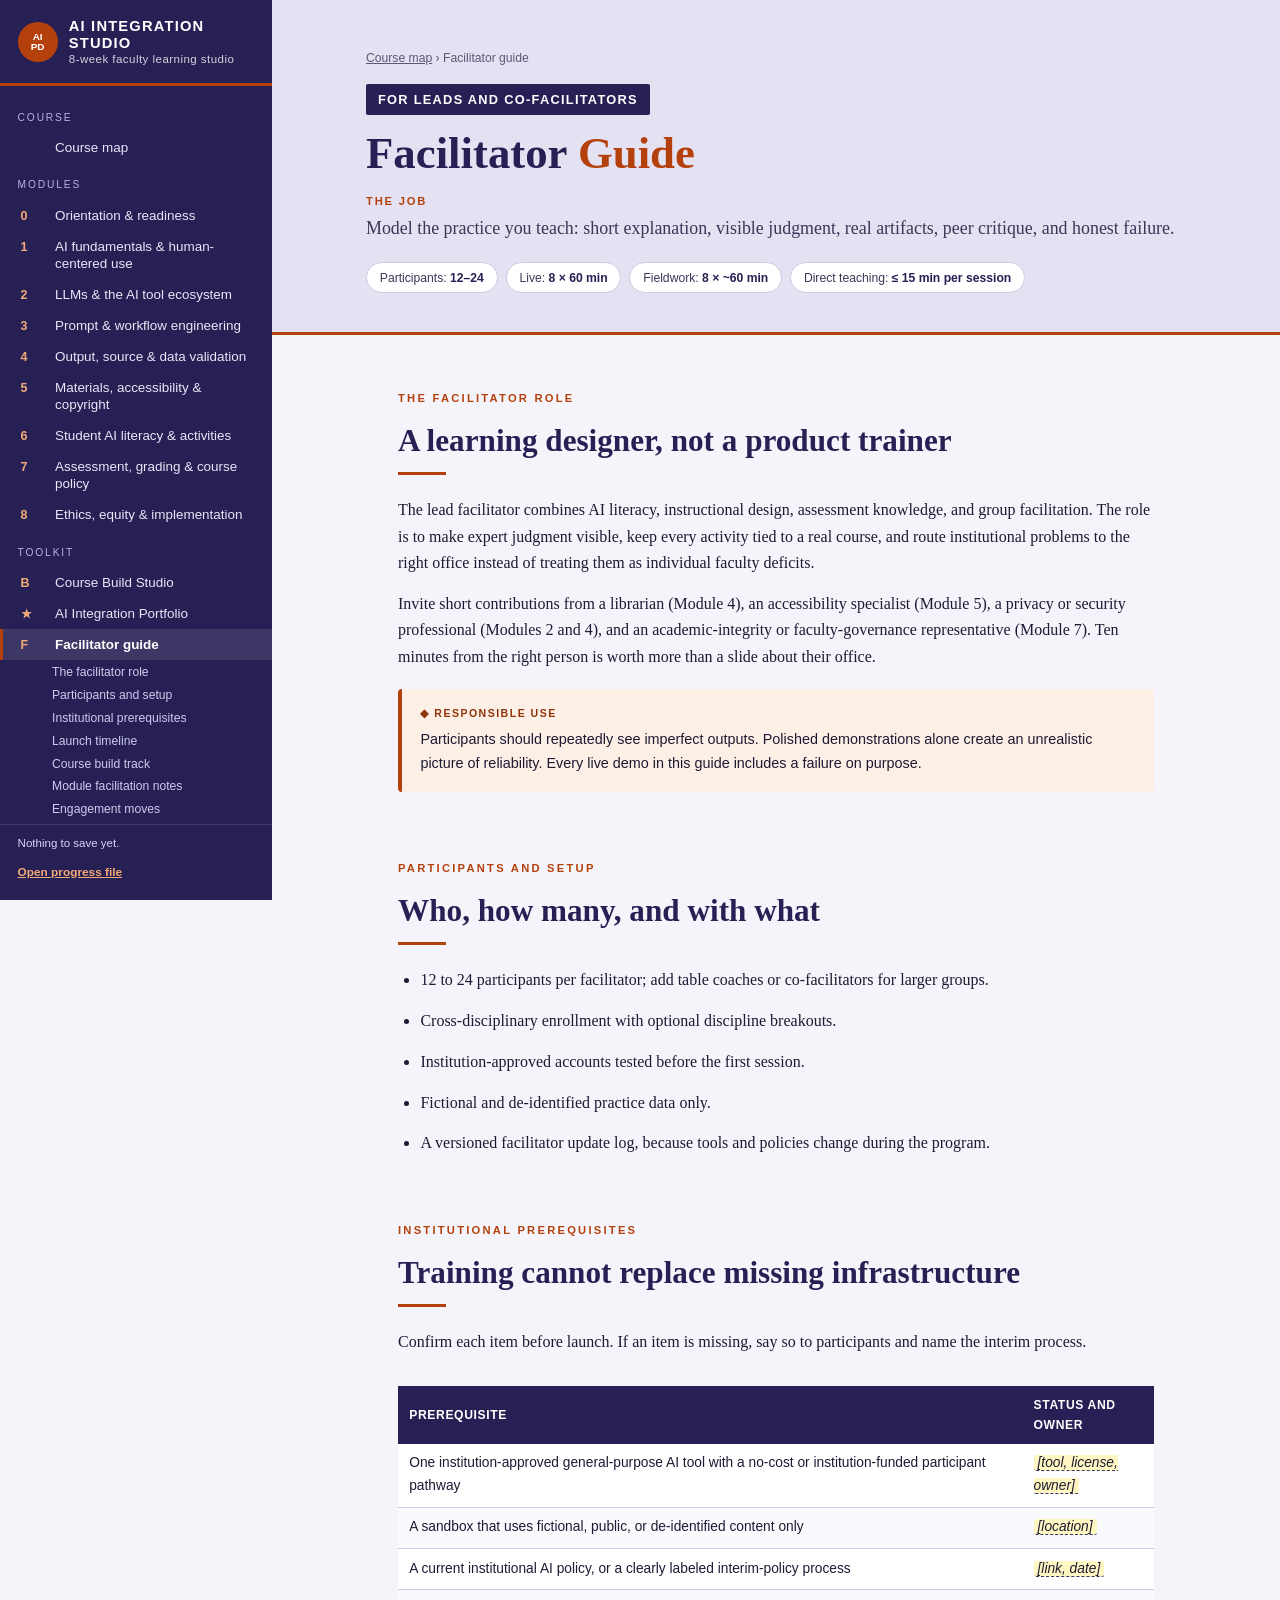
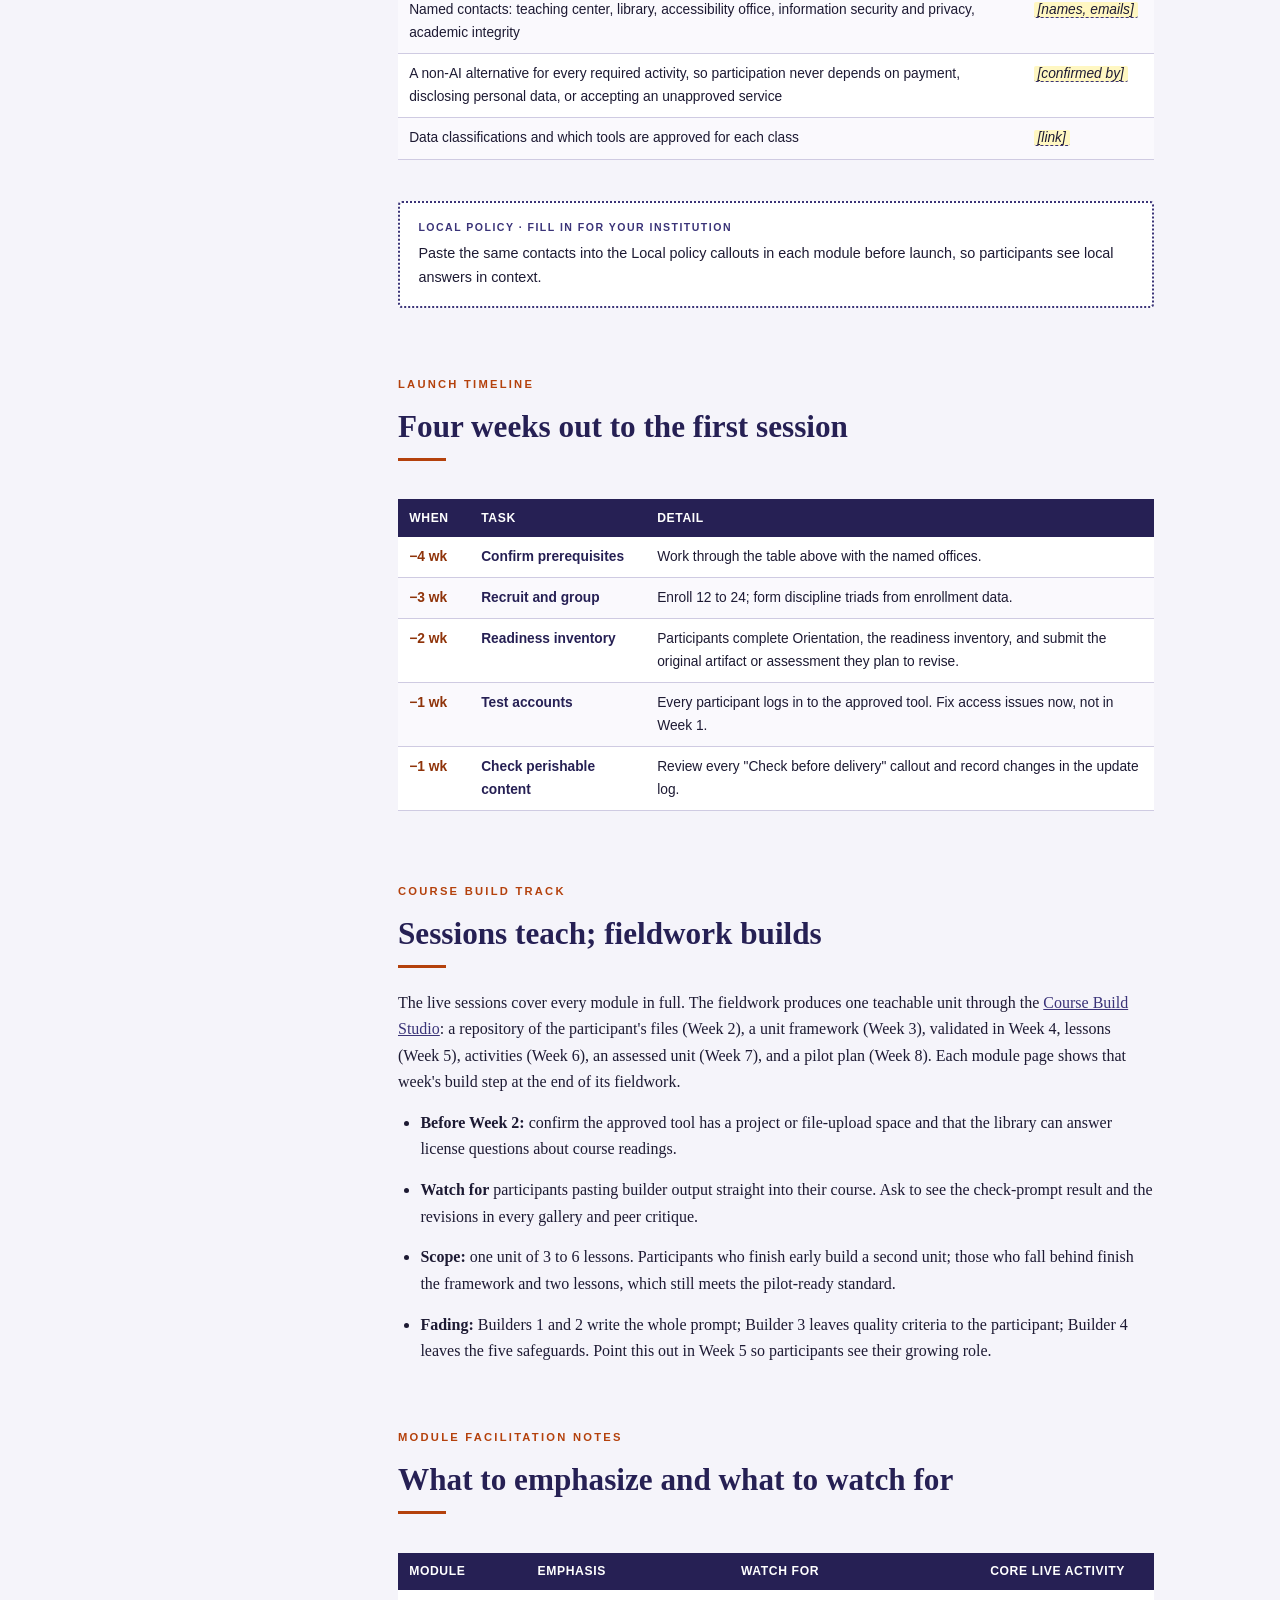
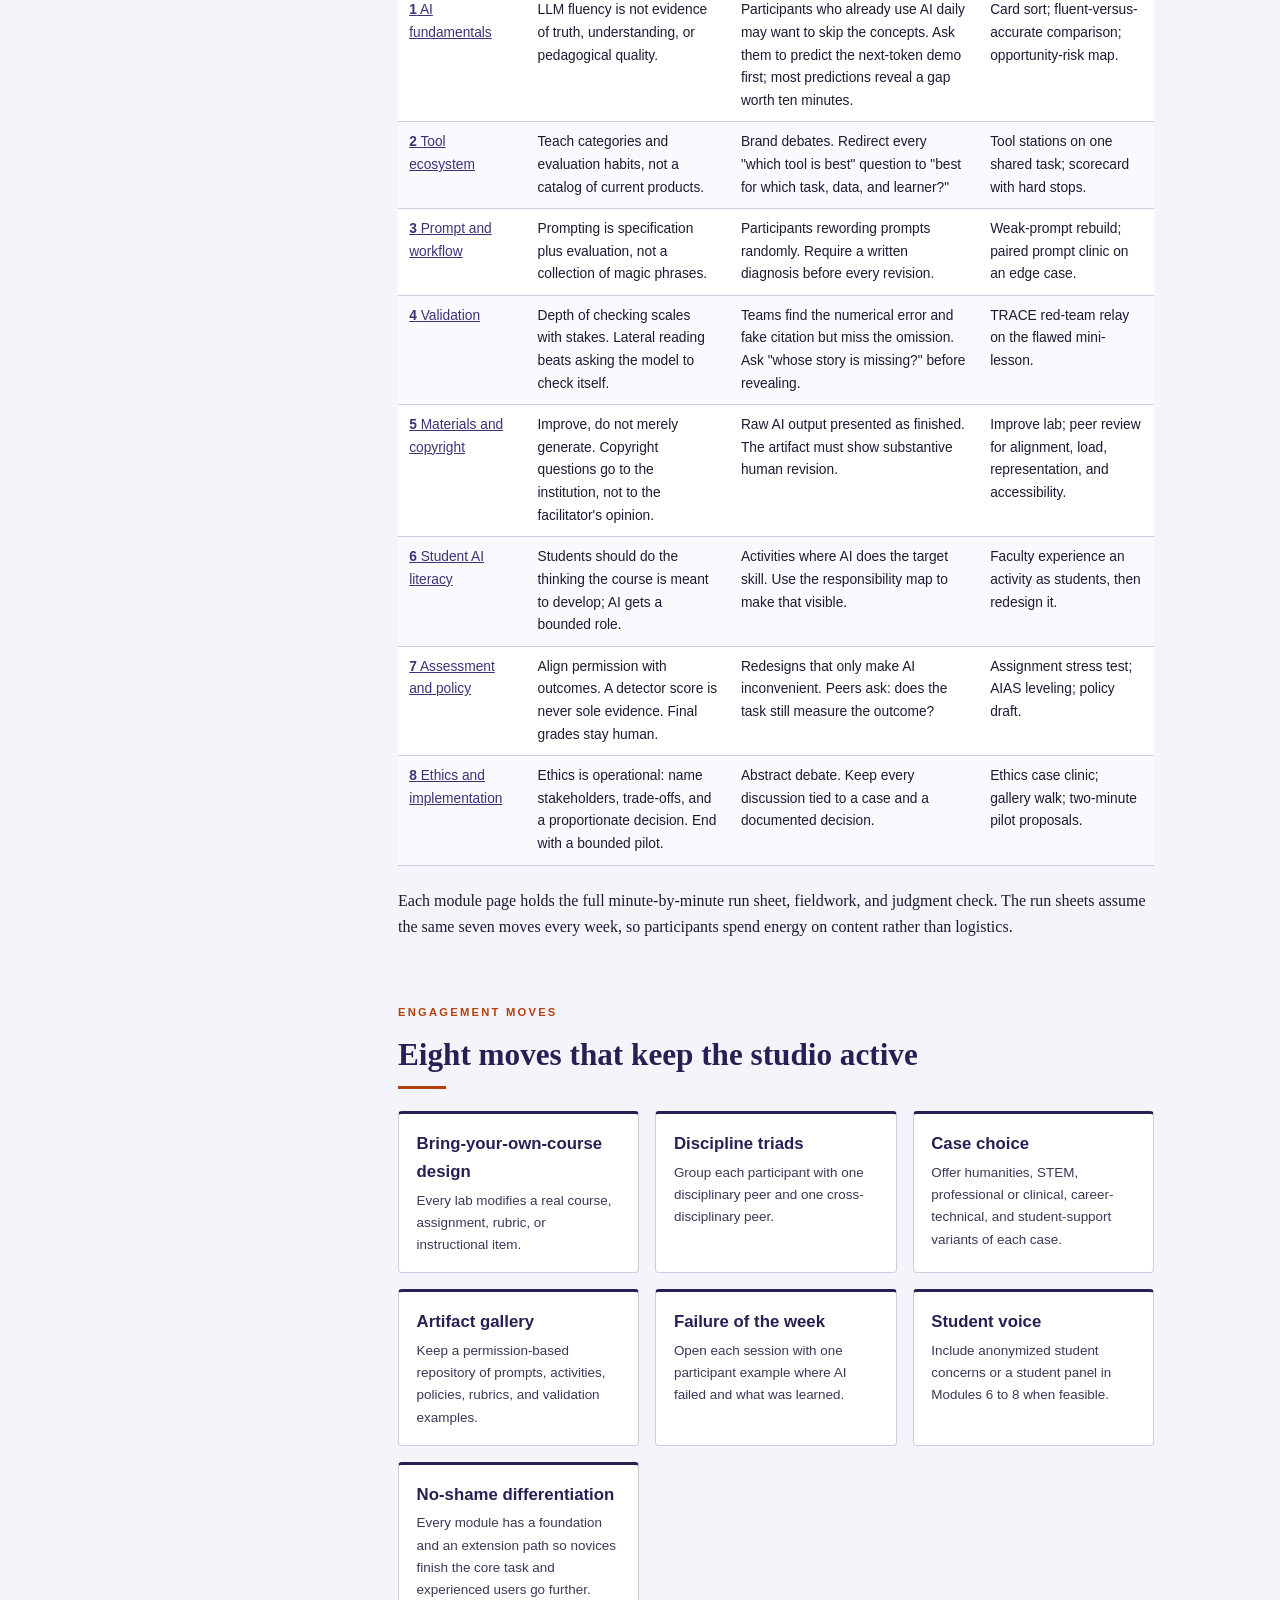
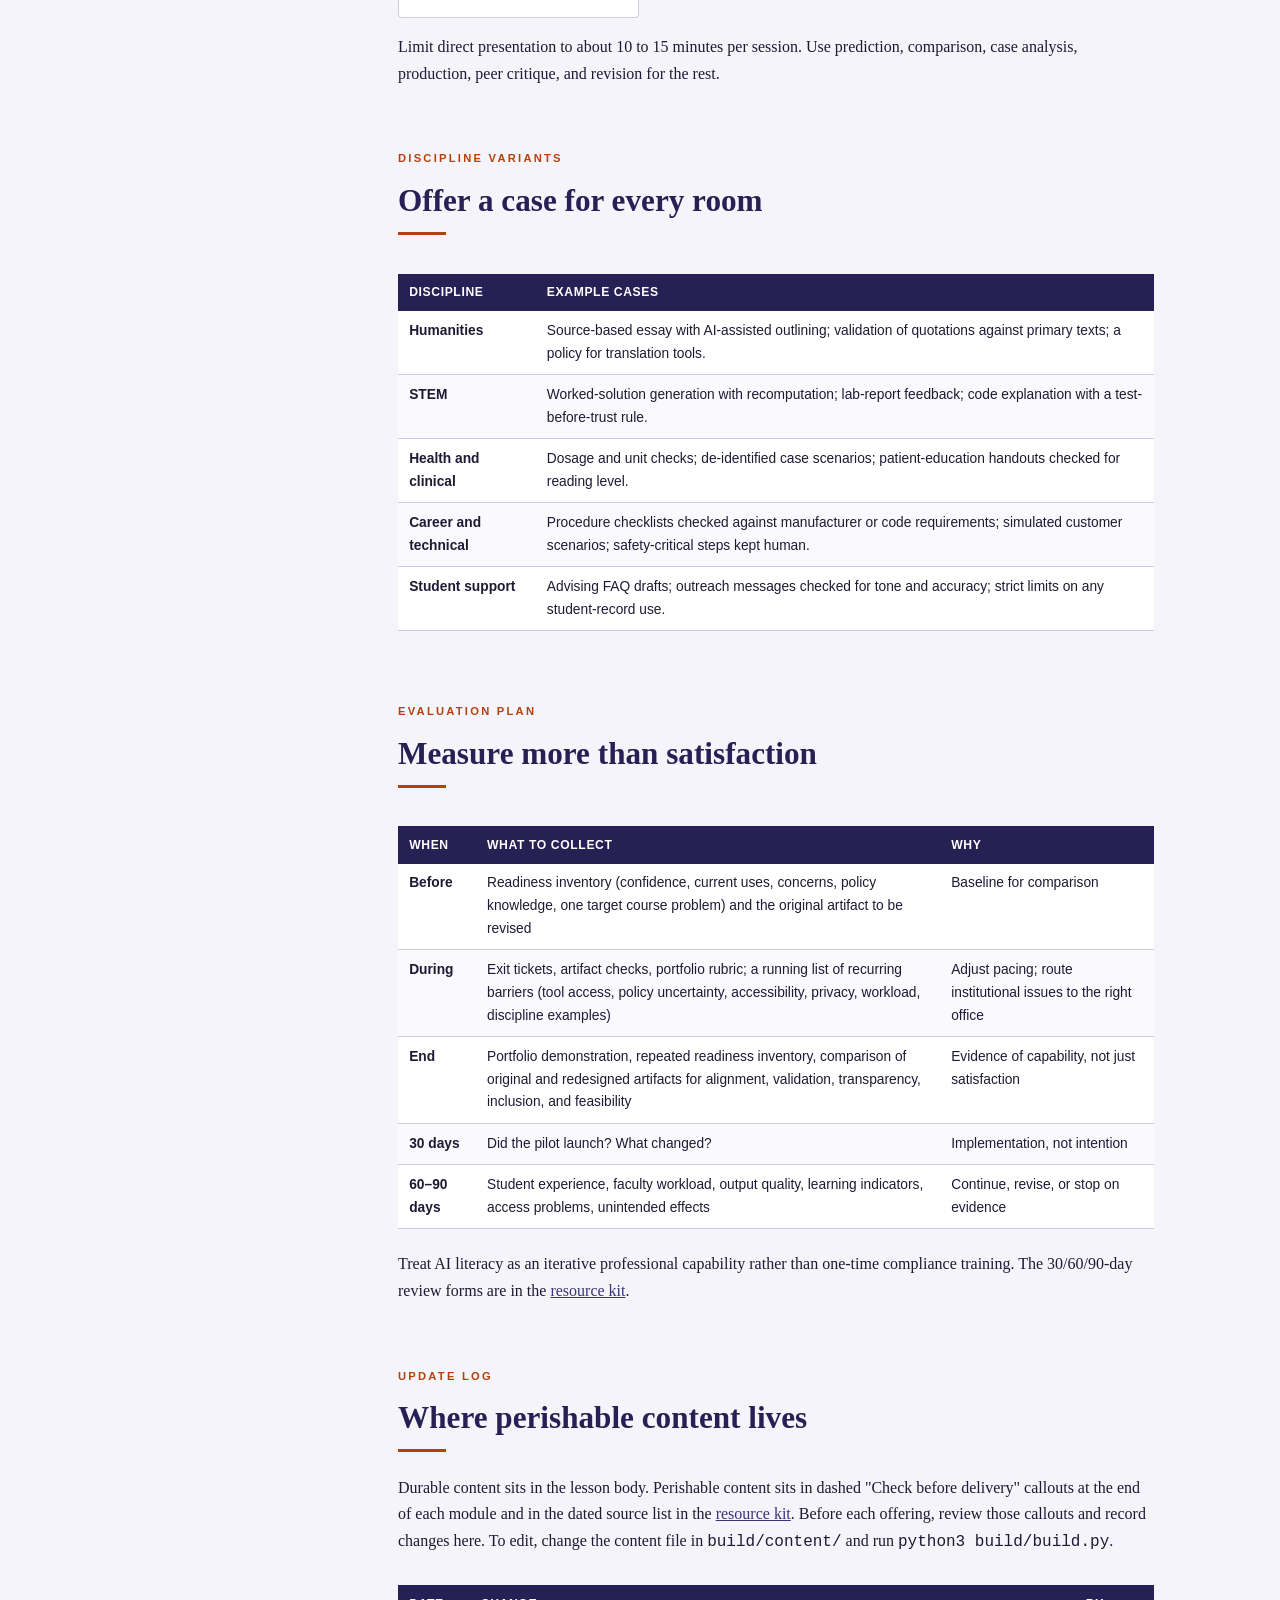
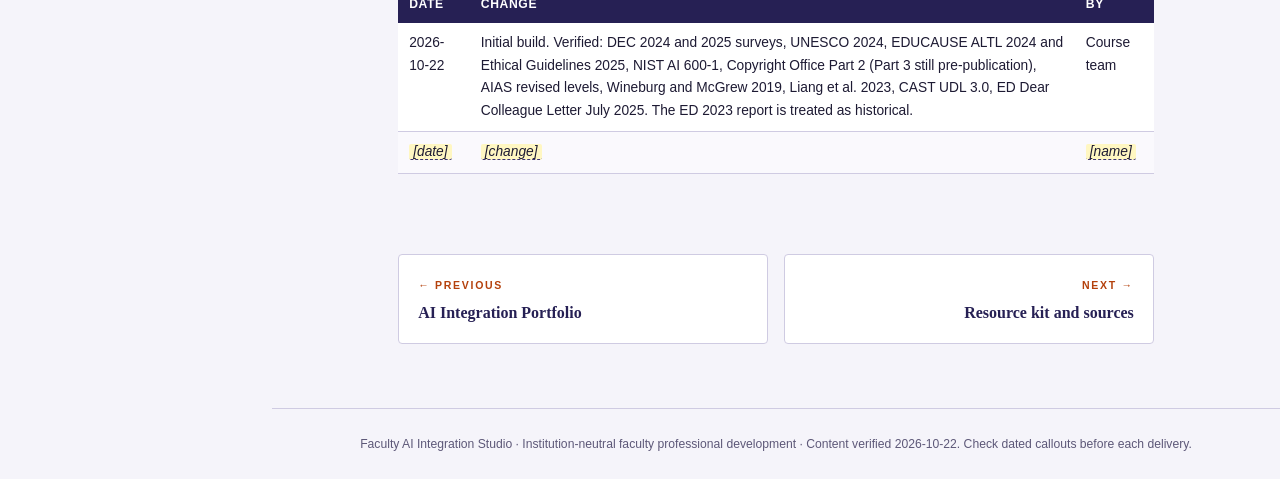
<file: facilitator.html>
<!DOCTYPE html>
<html lang="en">
<head>
<meta charset="UTF-8">
<meta name="viewport" content="width=device-width, initial-scale=1.0">
<title>Facilitator Guide | Faculty AI Integration Studio</title>
<meta name="description" content="How to run the eight-week faculty AI studio: participants and setup, prerequisites, module facilitation notes, engagement moves, and the evaluation plan.">
<link rel="stylesheet" href="fai.css">

</head>
<body>
<a class="skip" href="#main">Skip to content</a>
<button class="menu-btn" type="button" aria-expanded="false" aria-label="Open course menu">☰ Menu</button>
<nav class="side" aria-label="Course navigation"><a class="side-brand" href="index.html"><span class="side-seal">AI<br>PD</span><span class="side-title">AI Integration Studio<small>8-week faculty learning studio</small></span></a><nav aria-label="Pages"><ul></ul><div class="side-group">Course</div><ul><li><a class="nl" href="index.html"><span class="nn"></span><span>Course map</span></a></li></ul><div class="side-group">Modules</div><ul><li><a class="nl" href="lesson00.html"><span class="nn">0</span><span>Orientation & readiness</span></a></li><li><a class="nl" href="lesson01.html"><span class="nn">1</span><span>AI fundamentals & human-centered use</span></a></li><li><a class="nl" href="lesson02.html"><span class="nn">2</span><span>LLMs & the AI tool ecosystem</span></a></li><li><a class="nl" href="lesson03.html"><span class="nn">3</span><span>Prompt & workflow engineering</span></a></li><li><a class="nl" href="lesson04.html"><span class="nn">4</span><span>Output, source & data validation</span></a></li><li><a class="nl" href="lesson05.html"><span class="nn">5</span><span>Materials, accessibility & copyright</span></a></li><li><a class="nl" href="lesson06.html"><span class="nn">6</span><span>Student AI literacy & activities</span></a></li><li><a class="nl" href="lesson07.html"><span class="nn">7</span><span>Assessment, grading & course policy</span></a></li><li><a class="nl" href="lesson08.html"><span class="nn">8</span><span>Ethics, equity & implementation</span></a></li></ul><div class="side-group">Toolkit</div><ul><li><a class="nl" href="builders.html"><span class="nn">B</span><span>Course Build Studio</span></a></li><li><a class="nl" href="portfolio.html"><span class="nn">★</span><span>AI Integration Portfolio</span></a></li><li><a class="nl" href="facilitator.html" aria-current="page"><span class="nn">F</span><span>Facilitator guide</span></a><div class="toc"><a href="#role">The facilitator role</a><a href="#setup">Participants and setup</a><a href="#prereq">Institutional prerequisites</a><a href="#launch">Launch timeline</a><a href="#buildtrack">Course build track</a><a href="#notes">Module facilitation notes</a><a href="#engage">Engagement moves</a><a href="#cases">Discipline variants</a><a href="#eval">Evaluation plan</a><a href="#update">Update log</a></div></li><li><a class="nl" href="resources.html"><span class="nn">R</span><span>Resource kit & sources</span></a></li></ul></nav><div class="side-prog" data-prog-box role="status"><span class="sp-status"></span><button type="button" class="sp-link" data-prog="open">Open progress file</button><input type="file" accept=".json,application/json" class="sr" data-prog-input tabindex="-1" aria-hidden="true"></div></nav>
<div class="page">

<header class="lesson-hero"><div class="lesson-hero-inner">
<p class="crumb"><a href="index.html">Course map</a> &rsaquo; <span>Facilitator guide</span></p>
<span class="badge-lg">For leads and co-facilitators</span>
<h1>Facilitator <span>Guide</span></h1>
<p class="lede"><span class="dq">The job</span>Model the practice you teach: short explanation, visible judgment, real artifacts, peer critique, and honest failure.</p>
<div class="chips"><span class="chip">Participants: <strong>12–24</strong></span><span class="chip">Live: <strong>8 × 60 min</strong></span><span class="chip">Fieldwork: <strong>8 × ~60 min</strong></span><span class="chip">Direct teaching: <strong>≤ 15 min per session</strong></span></div>
</div></header>
<main class="wrap" id="main">
<section class="block" id="role"><p class="eyebrow">The facilitator role</p><h2 class="h2">A learning designer, not a product trainer</h2><div class="rule"></div>
<p>The lead facilitator combines AI literacy, instructional design, assessment knowledge, and group facilitation. The role is to make expert judgment visible, keep every activity tied to a real course, and route institutional problems to the right office instead of treating them as individual faculty deficits.</p>
<p>Invite short contributions from a librarian (Module 4), an accessibility specialist (Module 5), a privacy or security professional (Modules 2 and 4), and an academic-integrity or faculty-governance representative (Module 7). Ten minutes from the right person is worth more than a slide about their office.</p>
<div class="callout guard"><b class="lbl">Responsible use</b><p>Participants should repeatedly see imperfect outputs. Polished demonstrations alone create an unrealistic picture of reliability. Every live demo in this guide includes a failure on purpose.</p></div>
</section>
<section class="block" id="setup"><p class="eyebrow">Participants and setup</p><h2 class="h2">Who, how many, and with what</h2><div class="rule"></div>
<ul class="plain">
<li>12 to 24 participants per facilitator; add table coaches or co-facilitators for larger groups.</li>
<li>Cross-disciplinary enrollment with optional discipline breakouts.</li>
<li>Institution-approved accounts tested before the first session.</li>
<li>Fictional and de-identified practice data only.</li>
<li>A versioned facilitator update log, because tools and policies change during the program.</li>
</ul>
</section>
<section class="block" id="prereq"><p class="eyebrow">Institutional prerequisites</p><h2 class="h2">Training cannot replace missing infrastructure</h2><div class="rule"></div>
<p>Confirm each item before launch. If an item is missing, say so to participants and name the interim process.</p>
<div class="tscroll"><table class="t"><thead><tr><th>Prerequisite</th><th>Status and owner</th></tr></thead><tbody>
<tr><td>One institution-approved general-purpose AI tool with a no-cost or institution-funded participant pathway</td><td><span class="fill">[tool, license, owner]</span></td></tr>
<tr><td>A sandbox that uses fictional, public, or de-identified content only</td><td><span class="fill">[location]</span></td></tr>
<tr><td>A current institutional AI policy, or a clearly labeled interim-policy process</td><td><span class="fill">[link, date]</span></td></tr>
<tr><td>Named contacts: teaching center, library, accessibility office, information security and privacy, academic integrity</td><td><span class="fill">[names, emails]</span></td></tr>
<tr><td>A non-AI alternative for every required activity, so participation never depends on payment, disclosing personal data, or accepting an unapproved service</td><td><span class="fill">[confirmed by]</span></td></tr>
<tr><td>Data classifications and which tools are approved for each class</td><td><span class="fill">[link]</span></td></tr>
</tbody></table></div>
<div class="callout local"><b class="lbl">Local policy · fill in for your institution</b><p>Paste the same contacts into the Local policy callouts in each module before launch, so participants see local answers in context.</p></div>
</section>
<section class="block" id="launch"><p class="eyebrow">Launch timeline</p><h2 class="h2">Four weeks out to the first session</h2><div class="rule"></div>
<div class="tscroll"><table class="t run"><thead><tr><th>When</th><th>Task</th><th>Detail</th></tr></thead><tbody>
<tr><td>−4 wk</td><td>Confirm prerequisites</td><td>Work through the table above with the named offices.</td></tr>
<tr><td>−3 wk</td><td>Recruit and group</td><td>Enroll 12 to 24; form discipline triads from enrollment data.</td></tr>
<tr><td>−2 wk</td><td>Readiness inventory</td><td>Participants complete Orientation, the readiness inventory, and submit the original artifact or assessment they plan to revise.</td></tr>
<tr><td>−1 wk</td><td>Test accounts</td><td>Every participant logs in to the approved tool. Fix access issues now, not in Week 1.</td></tr>
<tr><td>−1 wk</td><td>Check perishable content</td><td>Review every "Check before delivery" callout and record changes in the update log.</td></tr>
</tbody></table></div>
</section>
<section class="block" id="buildtrack"><p class="eyebrow">Course build track</p><h2 class="h2">Sessions teach; fieldwork builds</h2><div class="rule"></div>
<p>The live sessions cover every module in full. The fieldwork produces one teachable unit through the <a href="builders.html">Course Build Studio</a>: a repository of the participant's files (Week 2), a unit framework (Week 3), validated in Week 4, lessons (Week 5), activities (Week 6), an assessed unit (Week 7), and a pilot plan (Week 8). Each module page shows that week's build step at the end of its fieldwork.</p>
<ul class="plain"><li><b>Before Week 2:</b> confirm the approved tool has a project or file-upload space and that the library can answer license questions about course readings.</li>
<li><b>Watch for</b> participants pasting builder output straight into their course. Ask to see the check-prompt result and the revisions in every gallery and peer critique.</li>
<li><b>Scope:</b> one unit of 3 to 6 lessons. Participants who finish early build a second unit; those who fall behind finish the framework and two lessons, which still meets the pilot-ready standard.</li>
<li><b>Fading:</b> Builders 1 and 2 write the whole prompt; Builder 3 leaves quality criteria to the participant; Builder 4 leaves the five safeguards. Point this out in Week 5 so participants see their growing role.</li></ul>
</section>
<section class="block" id="notes"><p class="eyebrow">Module facilitation notes</p><h2 class="h2">What to emphasize and what to watch for</h2><div class="rule"></div>
<div class="tscroll"><table class="t"><thead><tr><th>Module</th><th>Emphasis</th><th>Watch for</th><th>Core live activity</th></tr></thead><tbody>
<tr><td><a href="lesson01.html"><b>1</b> AI fundamentals</a></td><td>LLM fluency is not evidence of truth, understanding, or pedagogical quality.</td><td>Participants who already use AI daily may want to skip the concepts. Ask them to predict the next-token demo first; most predictions reveal a gap worth ten minutes.</td><td>Card sort; fluent-versus-accurate comparison; opportunity-risk map.</td></tr><tr><td><a href="lesson02.html"><b>2</b> Tool ecosystem</a></td><td>Teach categories and evaluation habits, not a catalog of current products.</td><td>Brand debates. Redirect every "which tool is best" question to "best for which task, data, and learner?"</td><td>Tool stations on one shared task; scorecard with hard stops.</td></tr><tr><td><a href="lesson03.html"><b>3</b> Prompt and workflow</a></td><td>Prompting is specification plus evaluation, not a collection of magic phrases.</td><td>Participants rewording prompts randomly. Require a written diagnosis before every revision.</td><td>Weak-prompt rebuild; paired prompt clinic on an edge case.</td></tr><tr><td><a href="lesson04.html"><b>4</b> Validation</a></td><td>Depth of checking scales with stakes. Lateral reading beats asking the model to check itself.</td><td>Teams find the numerical error and fake citation but miss the omission. Ask "whose story is missing?" before revealing.</td><td>TRACE red-team relay on the flawed mini-lesson.</td></tr><tr><td><a href="lesson05.html"><b>5</b> Materials and copyright</a></td><td>Improve, do not merely generate. Copyright questions go to the institution, not to the facilitator's opinion.</td><td>Raw AI output presented as finished. The artifact must show substantive human revision.</td><td>Improve lab; peer review for alignment, load, representation, and accessibility.</td></tr><tr><td><a href="lesson06.html"><b>6</b> Student AI literacy</a></td><td>Students should do the thinking the course is meant to develop; AI gets a bounded role.</td><td>Activities where AI does the target skill. Use the responsibility map to make that visible.</td><td>Faculty experience an activity as students, then redesign it.</td></tr><tr><td><a href="lesson07.html"><b>7</b> Assessment and policy</a></td><td>Align permission with outcomes. A detector score is never sole evidence. Final grades stay human.</td><td>Redesigns that only make AI inconvenient. Peers ask: does the task still measure the outcome?</td><td>Assignment stress test; AIAS leveling; policy draft.</td></tr><tr><td><a href="lesson08.html"><b>8</b> Ethics and implementation</a></td><td>Ethics is operational: name stakeholders, trade-offs, and a proportionate decision. End with a bounded pilot.</td><td>Abstract debate. Keep every discussion tied to a case and a documented decision.</td><td>Ethics case clinic; gallery walk; two-minute pilot proposals.</td></tr>
</tbody></table></div>
<p>Each module page holds the full minute-by-minute run sheet, fieldwork, and judgment check. The run sheets assume the same seven moves every week, so participants spend energy on content rather than logistics.</p>
</section>
<section class="block" id="engage"><p class="eyebrow">Engagement moves</p><h2 class="h2">Eight moves that keep the studio active</h2><div class="rule"></div>
<div class="fact-grid"><div class="fact"><b>Bring-your-own-course design</b><p>Every lab modifies a real course, assignment, rubric, or instructional item.</p></div><div class="fact"><b>Discipline triads</b><p>Group each participant with one disciplinary peer and one cross-disciplinary peer.</p></div><div class="fact"><b>Case choice</b><p>Offer humanities, STEM, professional or clinical, career-technical, and student-support variants of each case.</p></div><div class="fact"><b>Artifact gallery</b><p>Keep a permission-based repository of prompts, activities, policies, rubrics, and validation examples.</p></div><div class="fact"><b>Failure of the week</b><p>Open each session with one participant example where AI failed and what was learned.</p></div><div class="fact"><b>Student voice</b><p>Include anonymized student concerns or a student panel in Modules 6 to 8 when feasible.</p></div><div class="fact"><b>No-shame differentiation</b><p>Every module has a foundation and an extension path so novices finish the core task and experienced users go further.</p></div></div>
<p style="margin-top:1rem">Limit direct presentation to about 10 to 15 minutes per session. Use prediction, comparison, case analysis, production, peer critique, and revision for the rest.</p>
</section>
<section class="block" id="cases"><p class="eyebrow">Discipline variants</p><h2 class="h2">Offer a case for every room</h2><div class="rule"></div>
<div class="tscroll"><table class="t"><thead><tr><th>Discipline</th><th>Example cases</th></tr></thead><tbody><tr><td><b>Humanities</b></td><td>Source-based essay with AI-assisted outlining; validation of quotations against primary texts; a policy for translation tools.</td></tr><tr><td><b>STEM</b></td><td>Worked-solution generation with recomputation; lab-report feedback; code explanation with a test-before-trust rule.</td></tr><tr><td><b>Health and clinical</b></td><td>Dosage and unit checks; de-identified case scenarios; patient-education handouts checked for reading level.</td></tr><tr><td><b>Career and technical</b></td><td>Procedure checklists checked against manufacturer or code requirements; simulated customer scenarios; safety-critical steps kept human.</td></tr><tr><td><b>Student support</b></td><td>Advising FAQ drafts; outreach messages checked for tone and accuracy; strict limits on any student-record use.</td></tr></tbody></table></div>
</section>
<section class="block" id="eval"><p class="eyebrow">Evaluation plan</p><h2 class="h2">Measure more than satisfaction</h2><div class="rule"></div>
<div class="tscroll"><table class="t"><thead><tr><th>When</th><th>What to collect</th><th>Why</th></tr></thead><tbody>
<tr><td><b>Before</b></td><td>Readiness inventory (confidence, current uses, concerns, policy knowledge, one target course problem) and the original artifact to be revised</td><td>Baseline for comparison</td></tr>
<tr><td><b>During</b></td><td>Exit tickets, artifact checks, portfolio rubric; a running list of recurring barriers (tool access, policy uncertainty, accessibility, privacy, workload, discipline examples)</td><td>Adjust pacing; route institutional issues to the right office</td></tr>
<tr><td><b>End</b></td><td>Portfolio demonstration, repeated readiness inventory, comparison of original and redesigned artifacts for alignment, validation, transparency, inclusion, and feasibility</td><td>Evidence of capability, not just satisfaction</td></tr>
<tr><td><b>30 days</b></td><td>Did the pilot launch? What changed?</td><td>Implementation, not intention</td></tr>
<tr><td><b>60–90 days</b></td><td>Student experience, faculty workload, output quality, learning indicators, access problems, unintended effects</td><td>Continue, revise, or stop on evidence</td></tr>
</tbody></table></div>
<p>Treat AI literacy as an iterative professional capability rather than one-time compliance training. The 30/60/90-day review forms are in the <a href="resources.html#k12">resource kit</a>.</p>
</section>
<section class="block" id="update"><p class="eyebrow">Update log</p><h2 class="h2">Where perishable content lives</h2><div class="rule"></div>
<p>Durable content sits in the lesson body. Perishable content sits in dashed "Check before delivery" callouts at the end of each module and in the dated source list in the <a href="resources.html#sources">resource kit</a>. Before each offering, review those callouts and record changes here. To edit, change the content file in <code>build/content/</code> and run <code>python3 build/build.py</code>.</p>
<div class="tscroll"><table class="t"><thead><tr><th>Date</th><th>Change</th><th>By</th></tr></thead><tbody>
<tr><td>2026-10-22</td><td>Initial build. Verified: DEC 2024 and 2025 surveys, UNESCO 2024, EDUCAUSE ALTL 2024 and Ethical Guidelines 2025, NIST AI 600-1, Copyright Office Part 2 (Part 3 still pre-publication), AIAS revised levels, Wineburg and McGrew 2019, Liang et al. 2023, CAST UDL 3.0, ED Dear Colleague Letter July 2025. The ED 2023 report is treated as historical.</td><td>Course team</td></tr>
<tr><td><span class="fill">[date]</span></td><td><span class="fill">[change]</span></td><td><span class="fill">[name]</span></td></tr>
</tbody></table></div>
</section>
<nav class="pager" aria-label="Pager"><a href="portfolio.html"><span class="dir">← Previous</span><span class="nm">AI Integration Portfolio</span></a><a class="next" href="resources.html"><span class="dir">Next →</span><span class="nm">Resource kit and sources</span></a></nav>
</main>

<footer class="foot">Faculty AI Integration Studio · Institution-neutral faculty professional development · Content verified 2026-10-22. Check dated callouts before each delivery.</footer>
</div>
<script src="fai.js"></script>

</body>
</html>
</file>
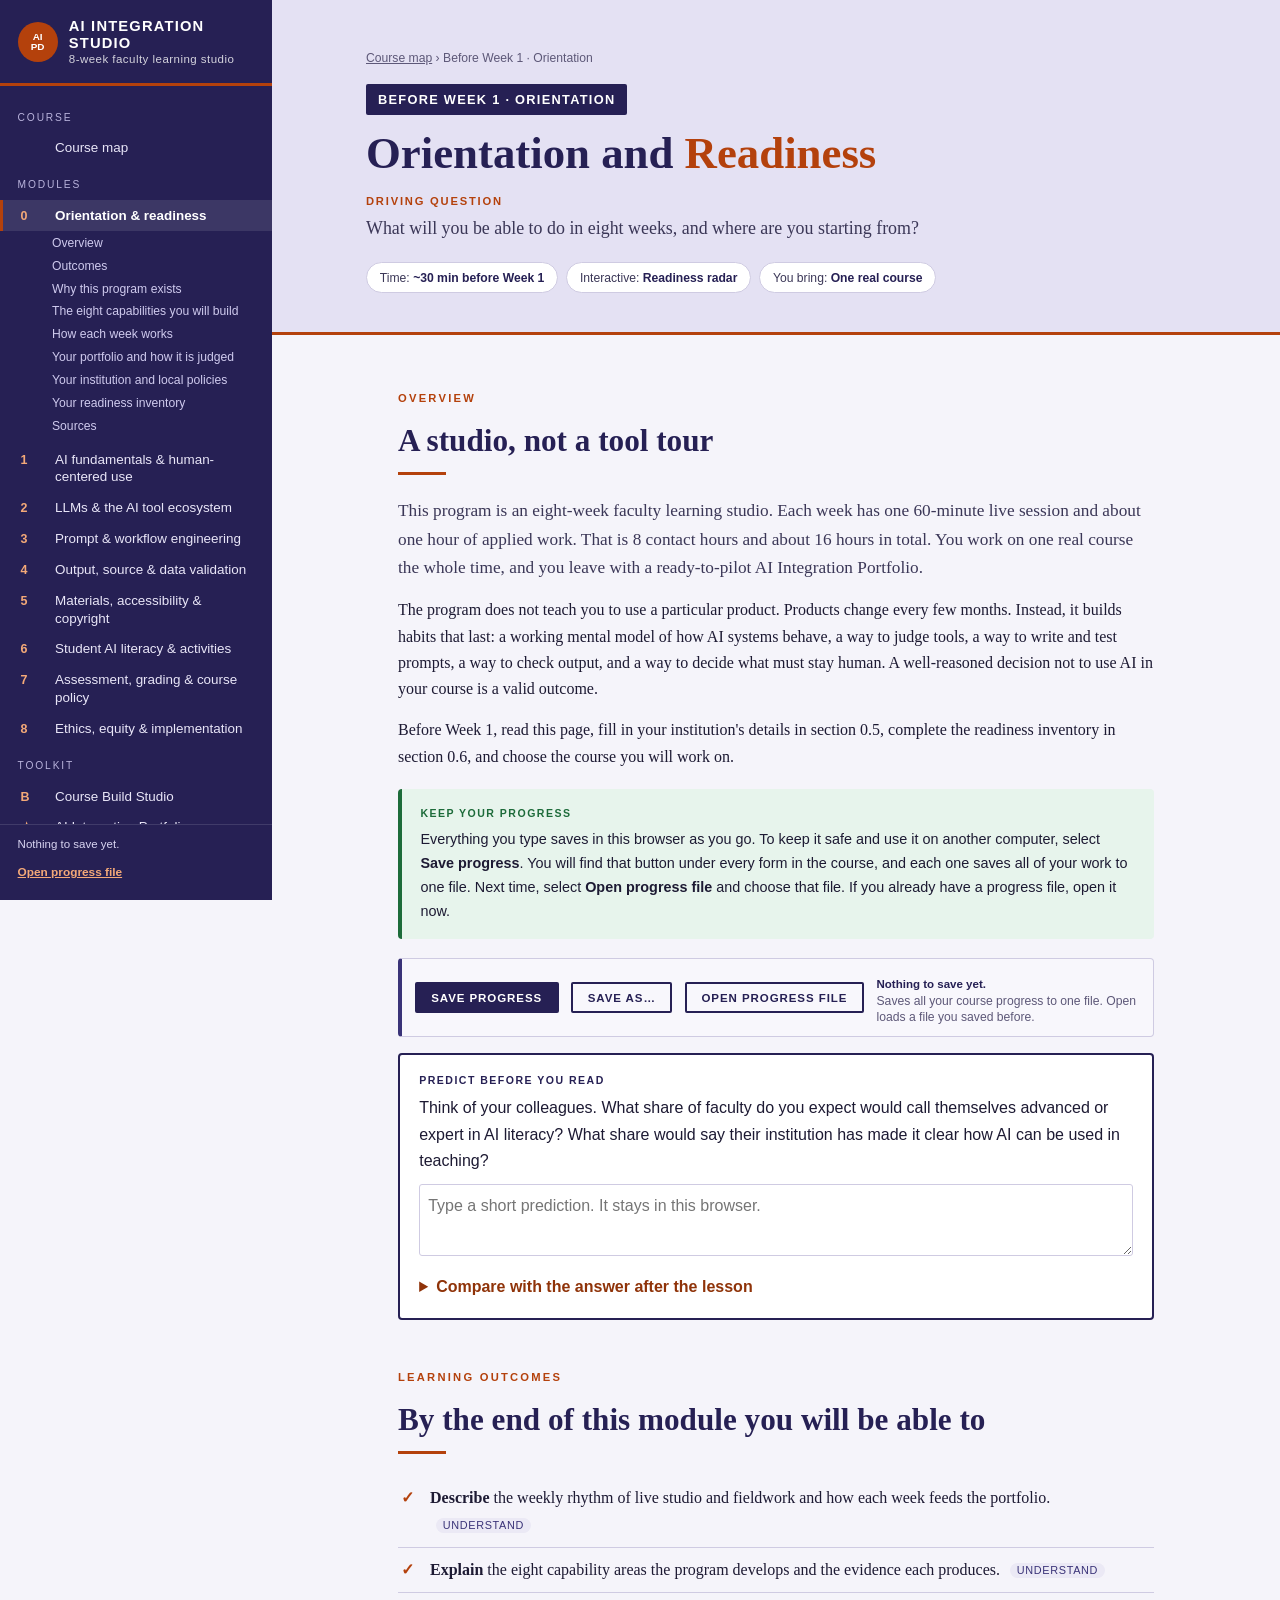
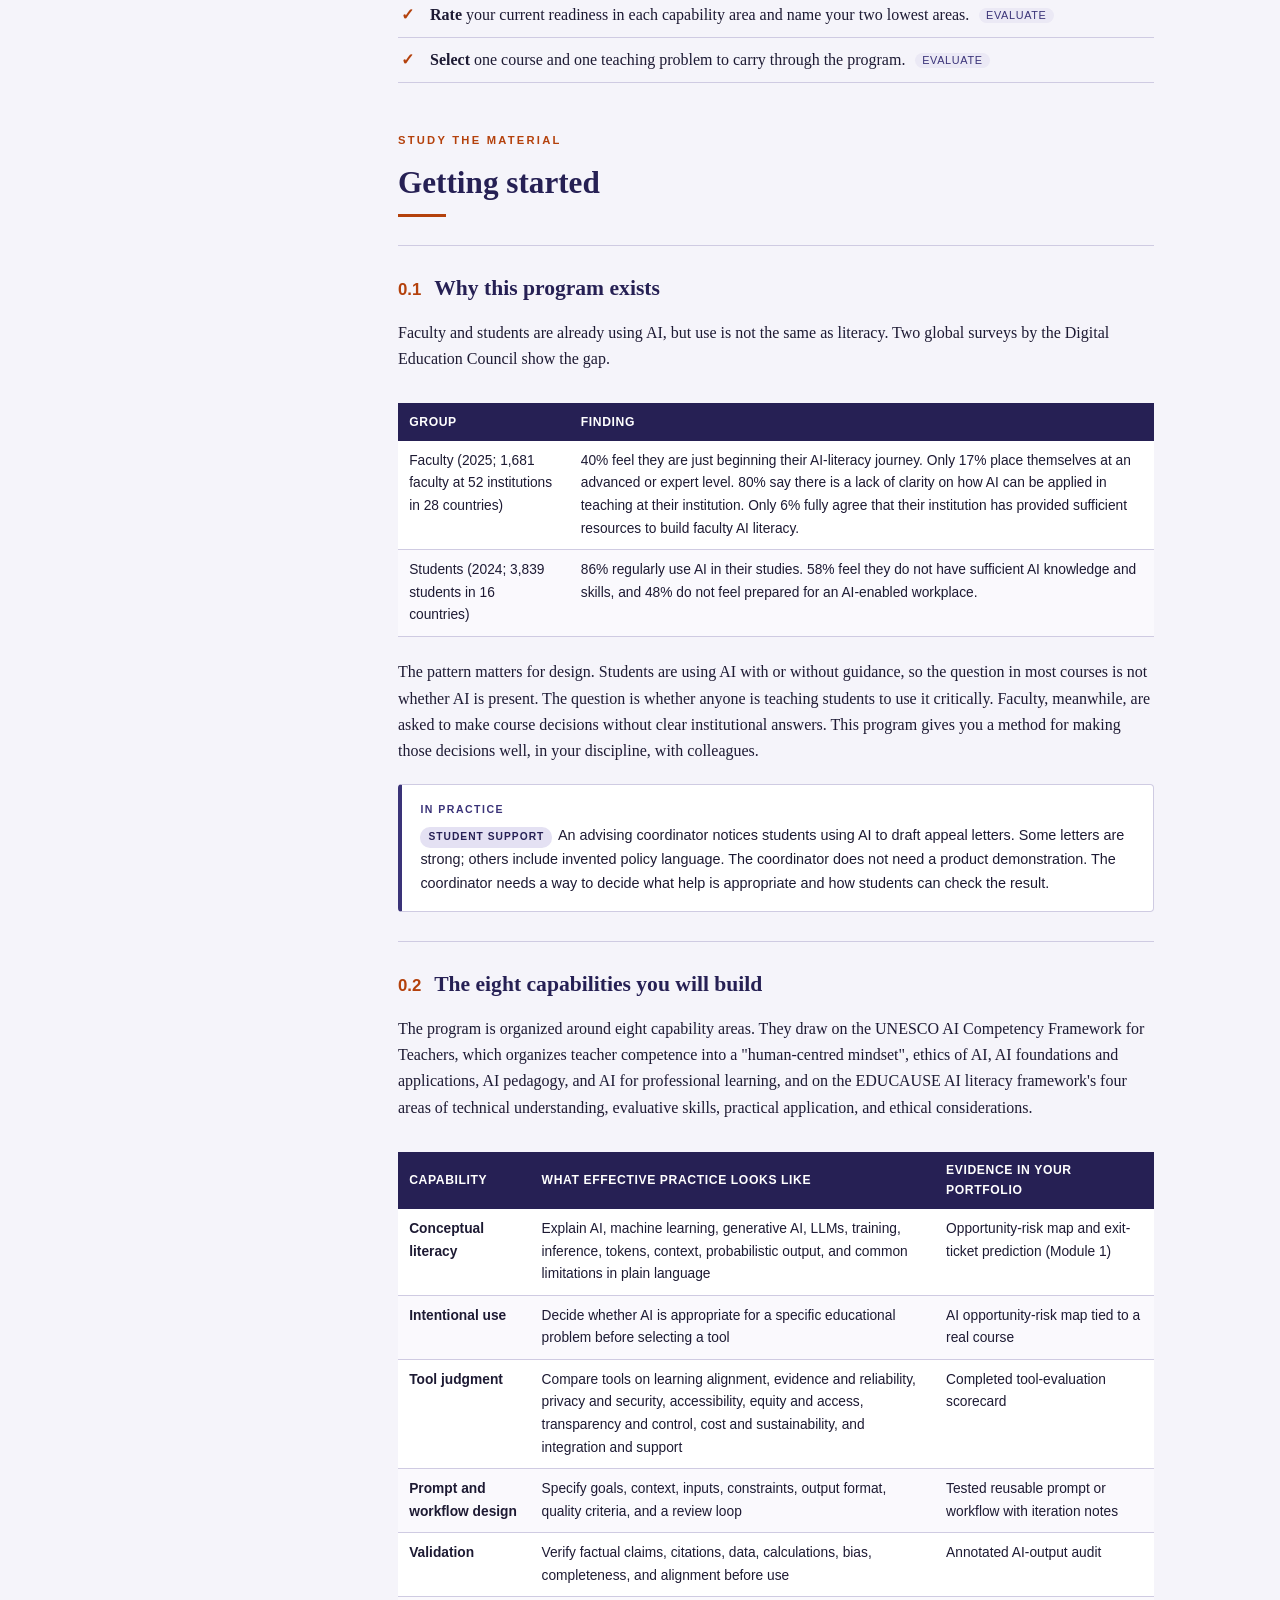
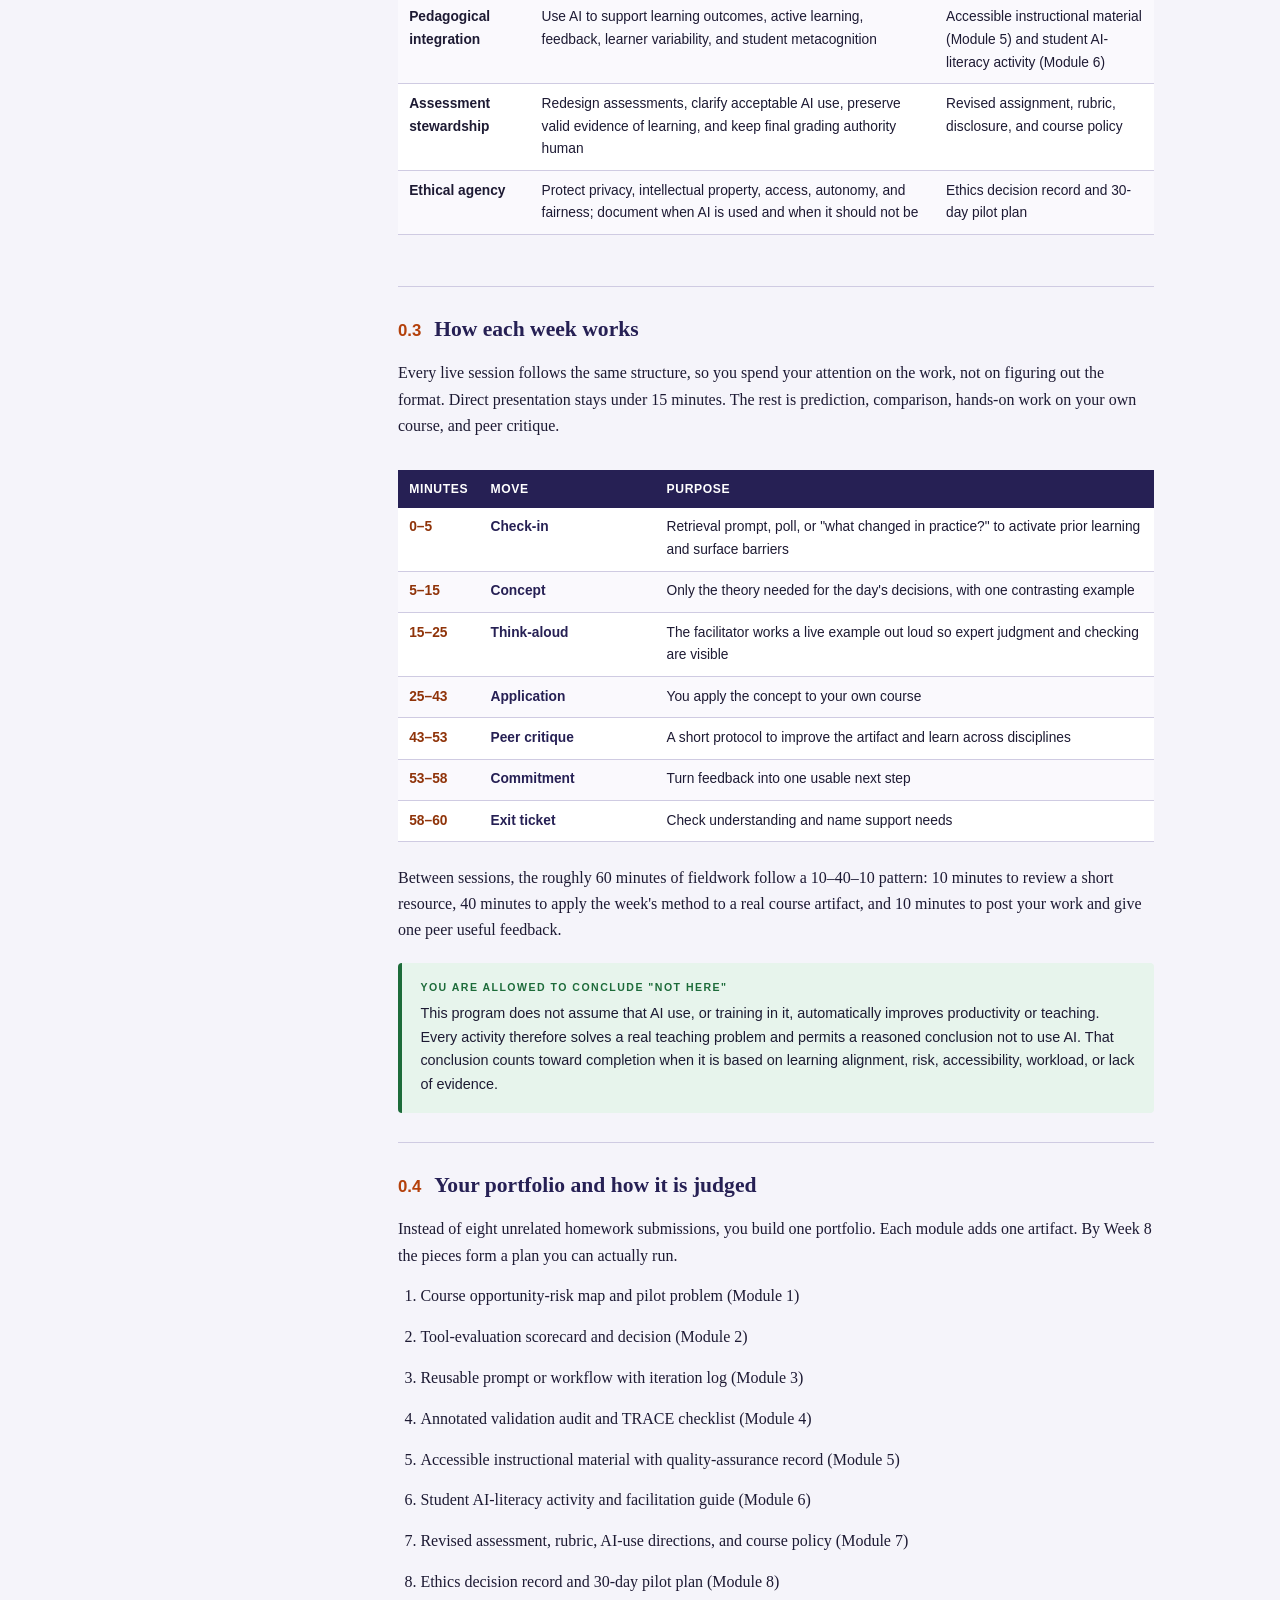
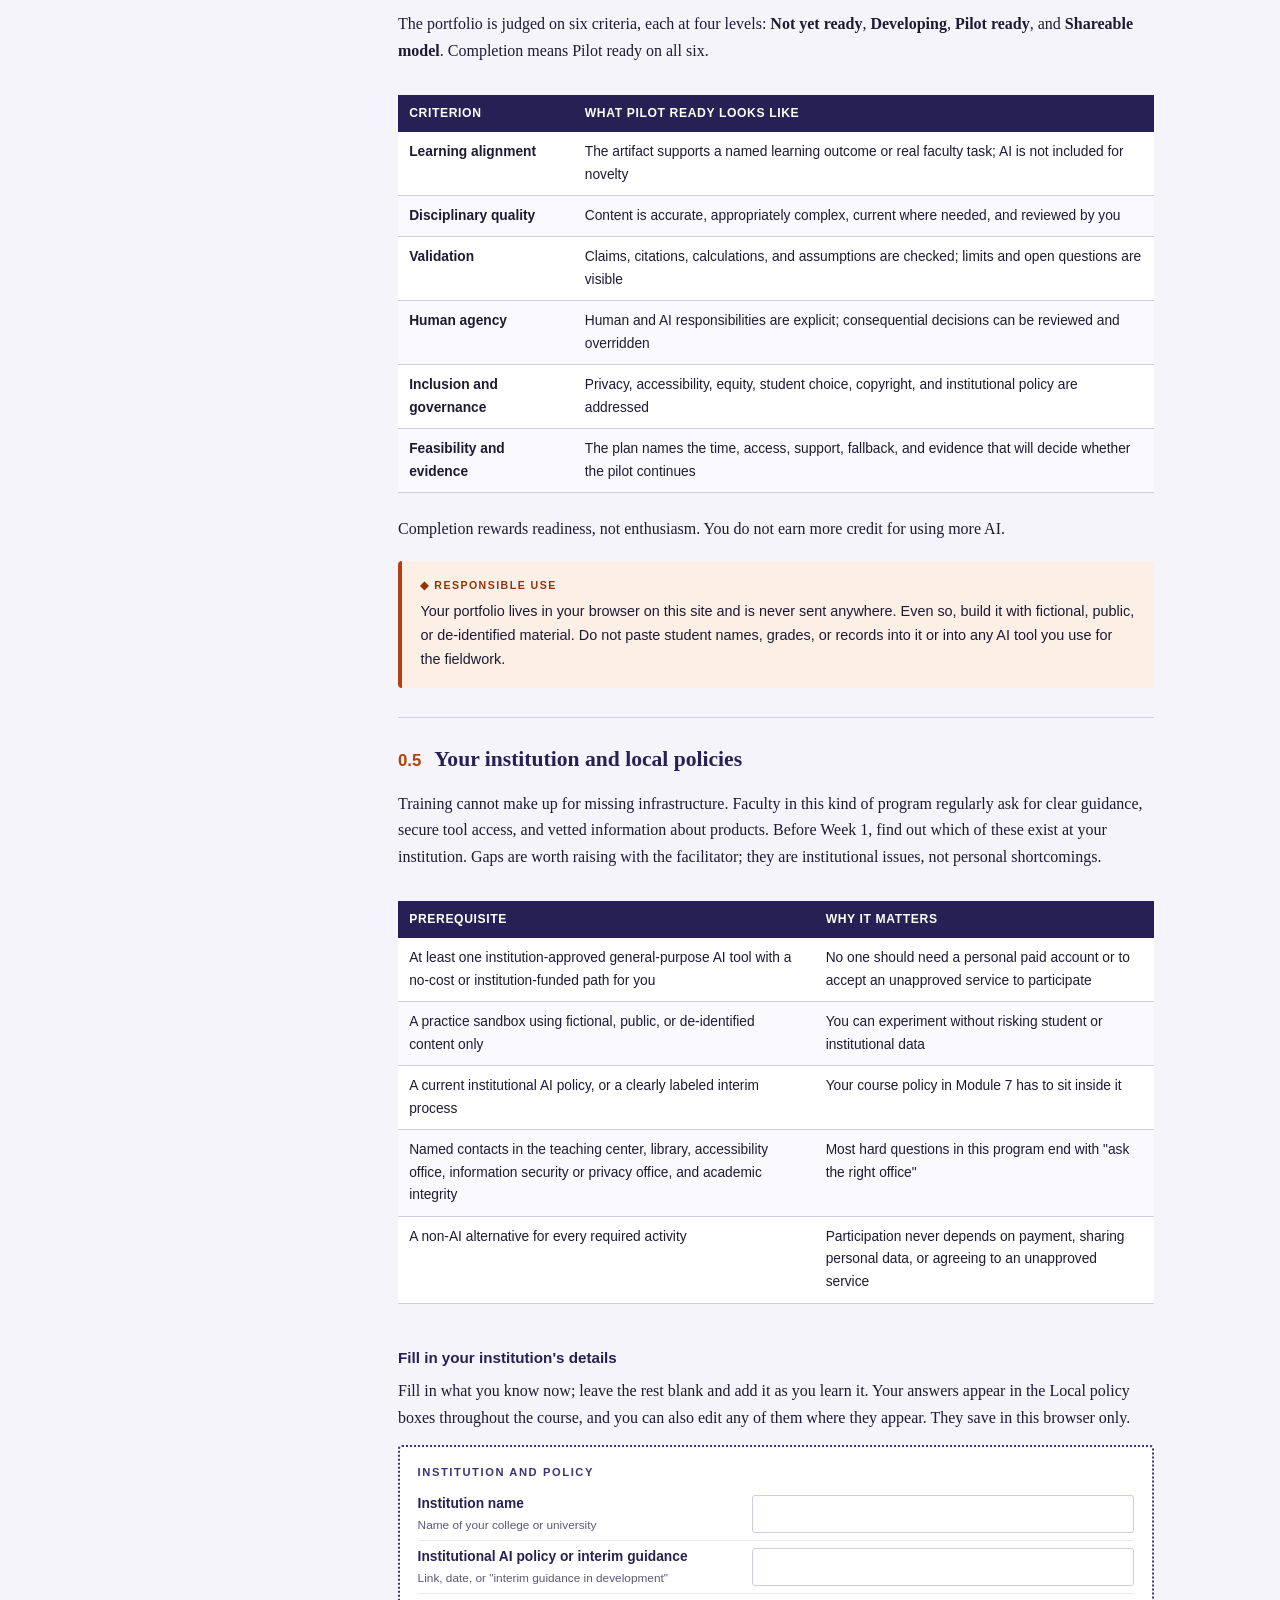
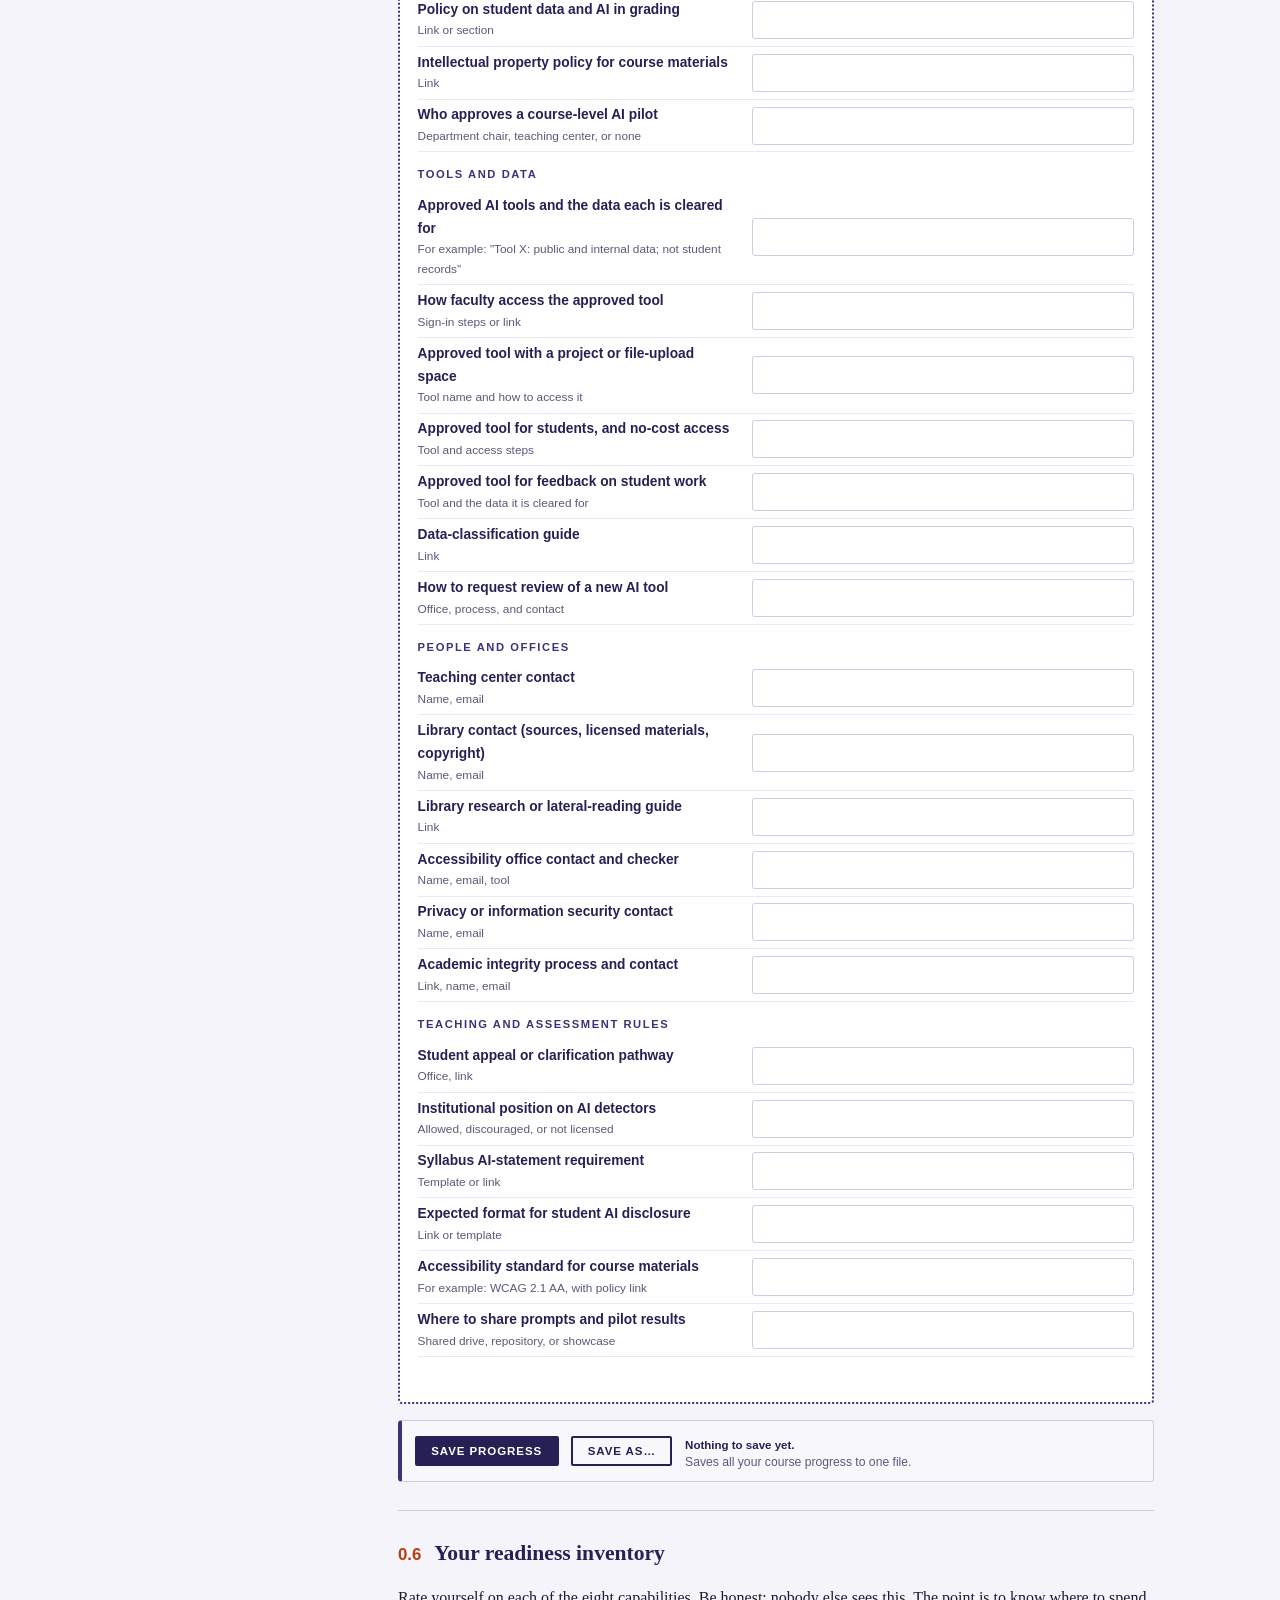
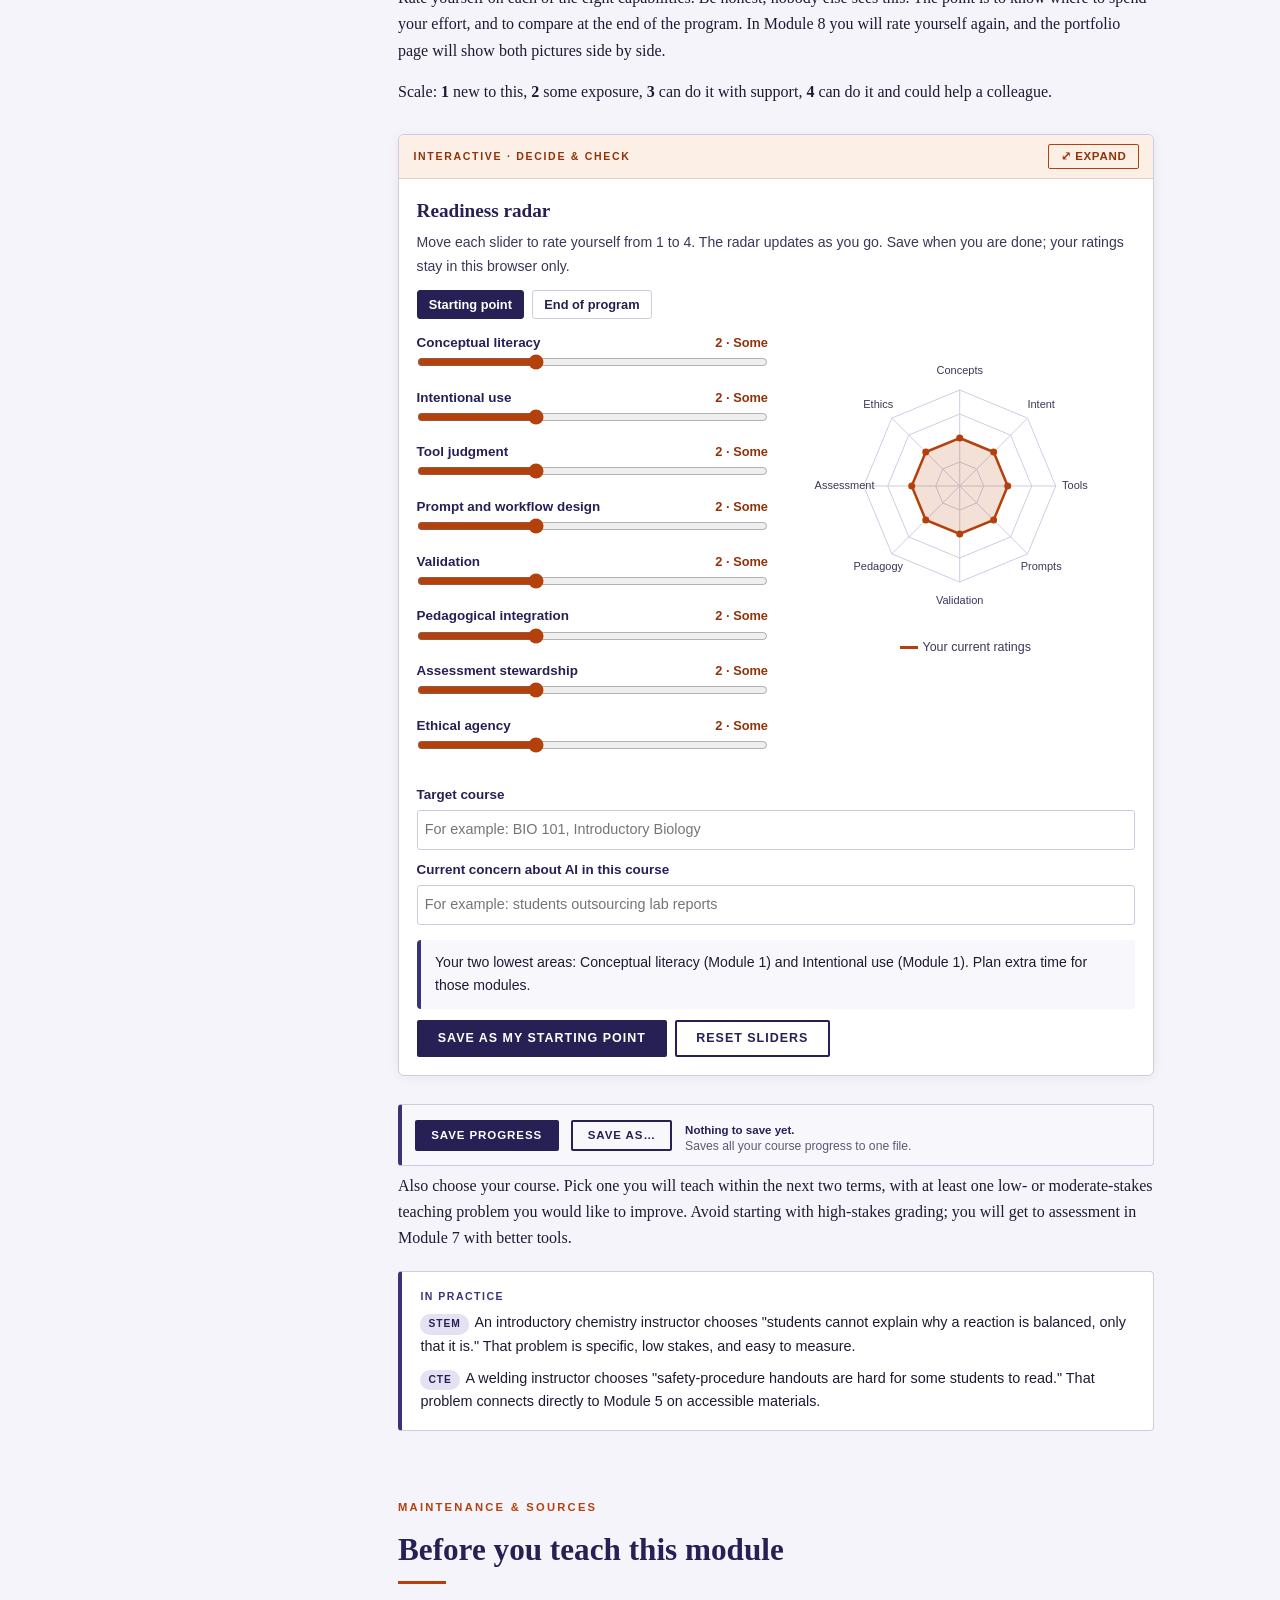
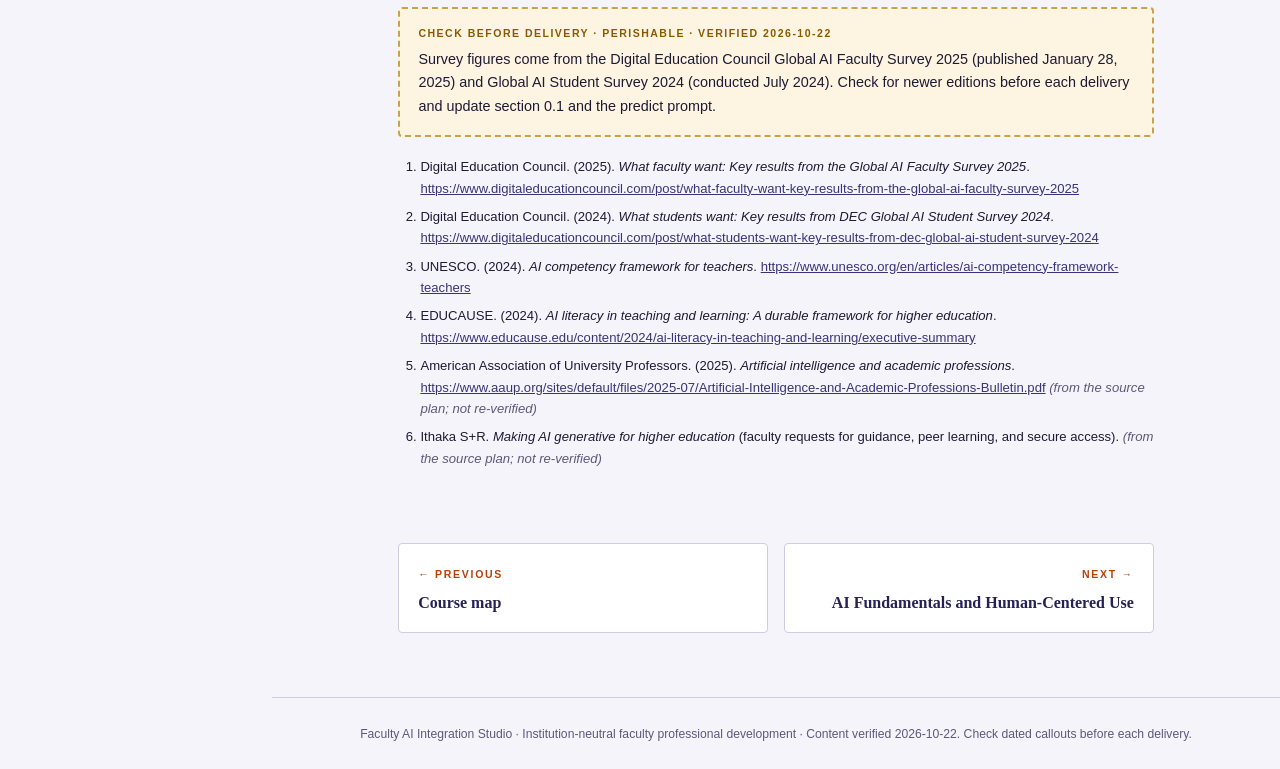
<file: lesson00.html>
<!DOCTYPE html>
<html lang="en">
<head>
<meta charset="UTF-8">
<meta name="viewport" content="width=device-width, initial-scale=1.0">
<title>Orientation | Faculty AI Integration Studio</title>
<meta name="description" content="What will you be able to do in eight weeks, and where are you starting from?">
<link rel="stylesheet" href="fai.css">
<style>.w0-mode { margin-bottom: .8rem; }
.w0-grid { display: grid; grid-template-columns: minmax(0,1fr) minmax(0,1fr); gap: 1rem; align-items: start; }
.w0-sl { margin-bottom: .55rem; }
.w0-sl label { display: flex; justify-content: space-between; gap: .5rem; font-weight: 700; color: var(--ink); font-size: .84rem; }
.w0-sl output { font-family: var(--narrow); font-weight: 900; color: var(--accent-dark); min-width: 4.8rem; text-align: right; font-size: .8rem; }
.w0-cvs { width: 100%; height: 300px; display: block; }
.iw.is-expanded .w0-cvs { height: 440px; }
.w0-legend { font-size: .78rem; color: var(--text-2); text-align: center; margin-top: .3rem; }
.w0-key { display: inline-block; width: 18px; height: 0; border-top: 3px solid; vertical-align: middle; margin: 0 .3rem 0 .7rem; }
.w0-key.dash { border-top-style: dashed; }
.w0-fields { display: grid; grid-template-columns: 1fr; gap: .25rem; margin-top: .6rem; }
.w0-fields label { font-weight: 700; color: var(--ink); font-size: .84rem; margin-top: .3rem; }
.w0-fields input { font: inherit; padding: .45rem; border: 1px solid var(--border); border-radius: 3px; }
@media (max-width: 680px) { .w0-grid { grid-template-columns: 1fr; } }
</style>
</head>
<body>
<a class="skip" href="#main">Skip to content</a>
<button class="menu-btn" type="button" aria-expanded="false" aria-label="Open course menu">☰ Menu</button>
<nav class="side" aria-label="Course navigation"><a class="side-brand" href="index.html"><span class="side-seal">AI<br>PD</span><span class="side-title">AI Integration Studio<small>8-week faculty learning studio</small></span></a><nav aria-label="Pages"><ul></ul><div class="side-group">Course</div><ul><li><a class="nl" href="index.html"><span class="nn"></span><span>Course map</span></a></li></ul><div class="side-group">Modules</div><ul><li><a class="nl" href="lesson00.html" aria-current="page"><span class="nn">0</span><span>Orientation & readiness</span></a><div class="toc"><a href="#overview">Overview</a><a href="#outcomes">Outcomes</a><a href="#s1">Why this program exists</a><a href="#s2">The eight capabilities you will build</a><a href="#s3">How each week works</a><a href="#s4">Your portfolio and how it is judged</a><a href="#s5">Your institution and local policies</a><a href="#s6">Your readiness inventory</a><a href="#sources">Sources</a></div></li><li><a class="nl" href="lesson01.html"><span class="nn">1</span><span>AI fundamentals & human-centered use</span></a></li><li><a class="nl" href="lesson02.html"><span class="nn">2</span><span>LLMs & the AI tool ecosystem</span></a></li><li><a class="nl" href="lesson03.html"><span class="nn">3</span><span>Prompt & workflow engineering</span></a></li><li><a class="nl" href="lesson04.html"><span class="nn">4</span><span>Output, source & data validation</span></a></li><li><a class="nl" href="lesson05.html"><span class="nn">5</span><span>Materials, accessibility & copyright</span></a></li><li><a class="nl" href="lesson06.html"><span class="nn">6</span><span>Student AI literacy & activities</span></a></li><li><a class="nl" href="lesson07.html"><span class="nn">7</span><span>Assessment, grading & course policy</span></a></li><li><a class="nl" href="lesson08.html"><span class="nn">8</span><span>Ethics, equity & implementation</span></a></li></ul><div class="side-group">Toolkit</div><ul><li><a class="nl" href="builders.html"><span class="nn">B</span><span>Course Build Studio</span></a></li><li><a class="nl" href="portfolio.html"><span class="nn">★</span><span>AI Integration Portfolio</span></a></li><li><a class="nl" href="facilitator.html"><span class="nn">F</span><span>Facilitator guide</span></a></li><li><a class="nl" href="resources.html"><span class="nn">R</span><span>Resource kit & sources</span></a></li></ul></nav><div class="side-prog" data-prog-box role="status"><span class="sp-status"></span><button type="button" class="sp-link" data-prog="open">Open progress file</button><input type="file" accept=".json,application/json" class="sr" data-prog-input tabindex="-1" aria-hidden="true"></div></nav>
<div class="page">
<header class="lesson-hero"><div class="lesson-hero-inner">
<p class="crumb"><a href="index.html">Course map</a> &rsaquo; <span>Before Week 1 · Orientation</span></p>
<span class="badge-lg">Before Week 1 · Orientation</span>
<h1>Orientation and <span>Readiness</span></h1>
<p class="lede"><span class="dq">Driving question</span>What will you be able to do in eight weeks, and where are you starting from?</p>
<div class="chips"><span class="chip">Time: <strong>~30 min before Week 1</strong></span><span class="chip">Interactive: <strong>Readiness radar</strong></span><span class="chip">You bring: <strong>One real course</strong></span></div></div></header>
<main class="wrap" id="main">
<section class="block" id="overview"><p class="eyebrow">Overview</p><h2 class="h2">A studio, not a tool tour</h2><div class="rule"></div><p class="lead">This program is an eight-week faculty learning studio. Each week has one 60-minute live session and about one hour of applied work. That is 8 contact hours and about 16 hours in total. You work on one real course the whole time, and you leave with a ready-to-pilot AI Integration Portfolio.</p>
<p>The program does not teach you to use a particular product. Products change every few months. Instead, it builds habits that last: a working mental model of how AI systems behave, a way to judge tools, a way to write and test prompts, a way to check output, and a way to decide what must stay human. A well-reasoned decision not to use AI in your course is a valid outcome.</p>
<p>Before Week 1, read this page, fill in your institution's details in section 0.5, complete the readiness inventory in section 0.6, and choose the course you will work on.</p>
<div class="callout tip"><b class="lbl">Keep your progress</b><p>Everything you type saves in this browser as you go. To keep it safe and use it on another computer, select <b>Save progress</b>. You will find that button under every form in the course, and each one saves all of your work to one file. Next time, select <b>Open progress file</b> and choose that file. If you already have a progress file, open it now.</p></div>
<div data-save-strip="open"></div>
<div class="predict"><b class="lbl">Predict before you read</b><p>Think of your colleagues. What share of faculty do you expect would call themselves advanced or expert in AI literacy? What share would say their institution has made it clear how AI can be used in teaching?</p><label class="sr" for="pred">Your prediction</label><textarea id="pred" placeholder="Type a short prediction. It stays in this browser."></textarea><details><summary>Compare with the answer after the lesson</summary><p>In the Digital Education Council's 2025 global faculty survey, 17% placed themselves at an advanced or expert level, and 80% said there was a lack of clarity on how AI can be applied in teaching at their institution. If you feel unsure, you are in the majority, and the gap is partly institutional, not personal.</p></details></div>
</section>
<section class="block" id="outcomes"><p class="eyebrow">Learning outcomes</p><h2 class="h2">By the end of this module you will be able to</h2><div class="rule"></div><ul class="objectives"><li><strong>Describe</strong> the weekly rhythm of live studio and fieldwork and how each week feeds the portfolio. <em class="bloom">Understand</em></li><li><strong>Explain</strong> the eight capability areas the program develops and the evidence each produces. <em class="bloom">Understand</em></li><li><strong>Rate</strong> your current readiness in each capability area and name your two lowest areas. <em class="bloom">Evaluate</em></li><li><strong>Select</strong> one course and one teaching problem to carry through the program. <em class="bloom">Evaluate</em></li></ul></section>
<section class="block"><p class="eyebrow">Study the material</p><h2 class="h2">Getting started</h2><div class="rule"></div>
<div class="cs" id="s1"><div class="cs-head"><span class="cs-num">0.1</span><h3>Why this program exists</h3></div>
<p>Faculty and students are already using AI, but use is not the same as literacy. Two global surveys by the Digital Education Council show the gap.</p>
<div class="tscroll"><table class="t"><thead><tr><th>Group</th><th>Finding</th></tr></thead><tbody>
<tr><td>Faculty (2025; 1,681 faculty at 52 institutions in 28 countries)</td><td>40% feel they are just beginning their AI-literacy journey. Only 17% place themselves at an advanced or expert level. 80% say there is a lack of clarity on how AI can be applied in teaching at their institution. Only 6% fully agree that their institution has provided sufficient resources to build faculty AI literacy.</td></tr>
<tr><td>Students (2024; 3,839 students in 16 countries)</td><td>86% regularly use AI in their studies. 58% feel they do not have sufficient AI knowledge and skills, and 48% do not feel prepared for an AI-enabled workplace.</td></tr>
</tbody></table></div>
<p>The pattern matters for design. Students are using AI with or without guidance, so the question in most courses is not whether AI is present. The question is whether anyone is teaching students to use it critically. Faculty, meanwhile, are asked to make course decisions without clear institutional answers. This program gives you a method for making those decisions well, in your discipline, with colleagues.</p>
<div class="callout in-practice"><b class="lbl">In practice</b><p><span class="disc">Student support</span>An advising coordinator notices students using AI to draft appeal letters. Some letters are strong; others include invented policy language. The coordinator does not need a product demonstration. The coordinator needs a way to decide what help is appropriate and how students can check the result.</p></div></div>
<div class="cs" id="s2"><div class="cs-head"><span class="cs-num">0.2</span><h3>The eight capabilities you will build</h3></div>
<p>The program is organized around eight capability areas. They draw on the UNESCO AI Competency Framework for Teachers, which organizes teacher competence into a "human-centred mindset", ethics of AI, AI foundations and applications, AI pedagogy, and AI for professional learning, and on the EDUCAUSE AI literacy framework's four areas of technical understanding, evaluative skills, practical application, and ethical considerations.</p>
<div class="tscroll"><table class="t"><thead><tr><th>Capability</th><th>What effective practice looks like</th><th>Evidence in your portfolio</th></tr></thead><tbody>
<tr><td><b>Conceptual literacy</b></td><td>Explain AI, machine learning, generative AI, LLMs, training, inference, tokens, context, probabilistic output, and common limitations in plain language</td><td>Opportunity-risk map and exit-ticket prediction (Module 1)</td></tr>
<tr><td><b>Intentional use</b></td><td>Decide whether AI is appropriate for a specific educational problem before selecting a tool</td><td>AI opportunity-risk map tied to a real course</td></tr>
<tr><td><b>Tool judgment</b></td><td>Compare tools on learning alignment, evidence and reliability, privacy and security, accessibility, equity and access, transparency and control, cost and sustainability, and integration and support</td><td>Completed tool-evaluation scorecard</td></tr>
<tr><td><b>Prompt and workflow design</b></td><td>Specify goals, context, inputs, constraints, output format, quality criteria, and a review loop</td><td>Tested reusable prompt or workflow with iteration notes</td></tr>
<tr><td><b>Validation</b></td><td>Verify factual claims, citations, data, calculations, bias, completeness, and alignment before use</td><td>Annotated AI-output audit</td></tr>
<tr><td><b>Pedagogical integration</b></td><td>Use AI to support learning outcomes, active learning, feedback, learner variability, and student metacognition</td><td>Accessible instructional material (Module 5) and student AI-literacy activity (Module 6)</td></tr>
<tr><td><b>Assessment stewardship</b></td><td>Redesign assessments, clarify acceptable AI use, preserve valid evidence of learning, and keep final grading authority human</td><td>Revised assignment, rubric, disclosure, and course policy</td></tr>
<tr><td><b>Ethical agency</b></td><td>Protect privacy, intellectual property, access, autonomy, and fairness; document when AI is used and when it should not be</td><td>Ethics decision record and 30-day pilot plan</td></tr>
</tbody></table></div></div>
<div class="cs" id="s3"><div class="cs-head"><span class="cs-num">0.3</span><h3>How each week works</h3></div>
<p>Every live session follows the same structure, so you spend your attention on the work, not on figuring out the format. Direct presentation stays under 15 minutes. The rest is prediction, comparison, hands-on work on your own course, and peer critique.</p>
<div class="tscroll"><table class="t run"><thead><tr><th>Minutes</th><th>Move</th><th>Purpose</th></tr></thead><tbody>
<tr><td>0–5</td><td>Check-in</td><td>Retrieval prompt, poll, or "what changed in practice?" to activate prior learning and surface barriers</td></tr>
<tr><td>5–15</td><td>Concept</td><td>Only the theory needed for the day's decisions, with one contrasting example</td></tr>
<tr><td>15–25</td><td>Think-aloud</td><td>The facilitator works a live example out loud so expert judgment and checking are visible</td></tr>
<tr><td>25–43</td><td>Application</td><td>You apply the concept to your own course</td></tr>
<tr><td>43–53</td><td>Peer critique</td><td>A short protocol to improve the artifact and learn across disciplines</td></tr>
<tr><td>53–58</td><td>Commitment</td><td>Turn feedback into one usable next step</td></tr>
<tr><td>58–60</td><td>Exit ticket</td><td>Check understanding and name support needs</td></tr>
</tbody></table></div>
<p>Between sessions, the roughly 60 minutes of fieldwork follow a 10–40–10 pattern: 10 minutes to review a short resource, 40 minutes to apply the week's method to a real course artifact, and 10 minutes to post your work and give one peer useful feedback.</p>
<div class="callout tip"><b class="lbl">You are allowed to conclude "not here"</b><p>This program does not assume that AI use, or training in it, automatically improves productivity or teaching. Every activity therefore solves a real teaching problem and permits a reasoned conclusion not to use AI. That conclusion counts toward completion when it is based on learning alignment, risk, accessibility, workload, or lack of evidence.</p></div></div>
<div class="cs" id="s4"><div class="cs-head"><span class="cs-num">0.4</span><h3>Your portfolio and how it is judged</h3></div>
<p>Instead of eight unrelated homework submissions, you build one portfolio. Each module adds one artifact. By Week 8 the pieces form a plan you can actually run.</p>
<ol><li>Course opportunity-risk map and pilot problem (Module 1)</li><li>Tool-evaluation scorecard and decision (Module 2)</li><li>Reusable prompt or workflow with iteration log (Module 3)</li><li>Annotated validation audit and TRACE checklist (Module 4)</li><li>Accessible instructional material with quality-assurance record (Module 5)</li><li>Student AI-literacy activity and facilitation guide (Module 6)</li><li>Revised assessment, rubric, AI-use directions, and course policy (Module 7)</li><li>Ethics decision record and 30-day pilot plan (Module 8)</li></ol>
<p>The portfolio is judged on six criteria, each at four levels: <b>Not yet ready</b>, <b>Developing</b>, <b>Pilot ready</b>, and <b>Shareable model</b>. Completion means Pilot ready on all six.</p>
<div class="tscroll"><table class="t"><thead><tr><th>Criterion</th><th>What Pilot ready looks like</th></tr></thead><tbody>
<tr><td><b>Learning alignment</b></td><td>The artifact supports a named learning outcome or real faculty task; AI is not included for novelty</td></tr>
<tr><td><b>Disciplinary quality</b></td><td>Content is accurate, appropriately complex, current where needed, and reviewed by you</td></tr>
<tr><td><b>Validation</b></td><td>Claims, citations, calculations, and assumptions are checked; limits and open questions are visible</td></tr>
<tr><td><b>Human agency</b></td><td>Human and AI responsibilities are explicit; consequential decisions can be reviewed and overridden</td></tr>
<tr><td><b>Inclusion and governance</b></td><td>Privacy, accessibility, equity, student choice, copyright, and institutional policy are addressed</td></tr>
<tr><td><b>Feasibility and evidence</b></td><td>The plan names the time, access, support, fallback, and evidence that will decide whether the pilot continues</td></tr>
</tbody></table></div>
<p>Completion rewards readiness, not enthusiasm. You do not earn more credit for using more AI.</p>
<div class="callout guard"><b class="lbl">Responsible use</b><p>Your portfolio lives in your browser on this site and is never sent anywhere. Even so, build it with fictional, public, or de-identified material. Do not paste student names, grades, or records into it or into any AI tool you use for the fieldwork.</p></div></div>
<div class="cs" id="s5"><div class="cs-head"><span class="cs-num">0.5</span><h3>Your institution and local policies</h3></div>
<p>Training cannot make up for missing infrastructure. Faculty in this kind of program regularly ask for clear guidance, secure tool access, and vetted information about products. Before Week 1, find out which of these exist at your institution. Gaps are worth raising with the facilitator; they are institutional issues, not personal shortcomings.</p>
<div class="tscroll"><table class="t"><thead><tr><th>Prerequisite</th><th>Why it matters</th></tr></thead><tbody>
<tr><td>At least one institution-approved general-purpose AI tool with a no-cost or institution-funded path for you</td><td>No one should need a personal paid account or to accept an unapproved service to participate</td></tr>
<tr><td>A practice sandbox using fictional, public, or de-identified content only</td><td>You can experiment without risking student or institutional data</td></tr>
<tr><td>A current institutional AI policy, or a clearly labeled interim process</td><td>Your course policy in Module 7 has to sit inside it</td></tr>
<tr><td>Named contacts in the teaching center, library, accessibility office, information security or privacy office, and academic integrity</td><td>Most hard questions in this program end with "ask the right office"</td></tr>
<tr><td>A non-AI alternative for every required activity</td><td>Participation never depends on payment, sharing personal data, or agreeing to an unapproved service</td></tr>
</tbody></table></div>
<h4>Fill in your institution's details</h4>
<p>Fill in what you know now; leave the rest blank and add it as you learn it. Your answers appear in the Local policy boxes throughout the course, and you can also edit any of them where they appear. They save in this browser only.</p>
<div class="local-form" data-local-form></div>
<div data-save-strip></div></div>
<div class="cs" id="s6"><div class="cs-head"><span class="cs-num">0.6</span><h3>Your readiness inventory</h3></div>
<p>Rate yourself on each of the eight capabilities. Be honest; nobody else sees this. The point is to know where to spend your effort, and to compare at the end of the program. In Module 8 you will rate yourself again, and the portfolio page will show both pictures side by side.</p>
<p>Scale: <b>1</b> new to this, <b>2</b> some exposure, <b>3</b> can do it with support, <b>4</b> can do it and could help a colleague.</p>
<div class="iw" id="w0"><div class="iw-top"><span class="iw-eyebrow">Interactive · decide &amp; check</span><button type="button" class="iw-exp" aria-label="Expand interactive">⤢ Expand</button></div><div class="iw-body"><p class="iw-title">Readiness radar</p>
<p class="iw-intro">Move each slider to rate yourself from 1 to 4. The radar updates as you go. Save when you are done; your ratings stay in this browser only.</p>
<div class="iw-row w0-mode" role="group" aria-label="Which inventory are you completing?">
  <button type="button" class="ch" data-mode="pre" aria-pressed="true">Starting point</button>
  <button type="button" class="ch" data-mode="post" aria-pressed="false">End of program</button>
</div>
<div class="w0-grid">
  <div class="w0-sliders" id="w0-sliders"></div>
  <div class="w0-chart">
    <canvas id="w0-cvs" class="w0-cvs" role="img" aria-label="Radar chart of your eight capability ratings"></canvas>
    <p class="w0-legend" id="w0-legend"></p>
  </div>
</div>
<div class="w0-fields">
  <label for="w0-course">Target course</label>
  <input type="text" id="w0-course" placeholder="For example: BIO 101, Introductory Biology">
  <label for="w0-concern">Current concern about AI in this course</label>
  <input type="text" id="w0-concern" placeholder="For example: students outsourcing lab reports">
</div>
<div class="iw-result" id="w0-result" aria-live="polite"></div>
<div class="iw-row" style="margin-top:.7rem">
  <button type="button" class="btn" id="w0-save">Save as my starting point</button>
  <button type="button" class="btn sec" id="w0-reset">Reset sliders</button>
</div>
</div></div>
<div data-save-strip></div>
<p>Also choose your course. Pick one you will teach within the next two terms, with at least one low- or moderate-stakes teaching problem you would like to improve. Avoid starting with high-stakes grading; you will get to assessment in Module 7 with better tools.</p>
<div class="callout in-practice"><b class="lbl">In practice</b><p><span class="disc">STEM</span>An introductory chemistry instructor chooses "students cannot explain why a reaction is balanced, only that it is." That problem is specific, low stakes, and easy to measure.</p><p><span class="disc">CTE</span>A welding instructor chooses "safety-procedure handouts are hard for some students to read." That problem connects directly to Module 5 on accessible materials.</p></div></div>
</section>
<section class="block" id="sources"><p class="eyebrow">Maintenance & sources</p><h2 class="h2">Before you teach this module</h2><div class="rule"></div><div class="callout perish"><b class="lbl">Check before delivery · perishable · verified 2026-10-22</b><p>Survey figures come from the Digital Education Council Global AI Faculty Survey 2025 (published January 28, 2025) and Global AI Student Survey 2024 (conducted July 2024). Check for newer editions before each delivery and update section 0.1 and the predict prompt.</p></div><ol class="sources"><li>Digital Education Council. (2025). <em>What faculty want: Key results from the Global AI Faculty Survey 2025</em>. <a href="https://www.digitaleducationcouncil.com/post/what-faculty-want-key-results-from-the-global-ai-faculty-survey-2025">https://www.digitaleducationcouncil.com/post/what-faculty-want-key-results-from-the-global-ai-faculty-survey-2025</a></li><li>Digital Education Council. (2024). <em>What students want: Key results from DEC Global AI Student Survey 2024</em>. <a href="https://www.digitaleducationcouncil.com/post/what-students-want-key-results-from-dec-global-ai-student-survey-2024">https://www.digitaleducationcouncil.com/post/what-students-want-key-results-from-dec-global-ai-student-survey-2024</a></li><li>UNESCO. (2024). <em>AI competency framework for teachers</em>. <a href="https://www.unesco.org/en/articles/ai-competency-framework-teachers">https://www.unesco.org/en/articles/ai-competency-framework-teachers</a></li><li>EDUCAUSE. (2024). <em>AI literacy in teaching and learning: A durable framework for higher education</em>. <a href="https://www.educause.edu/content/2024/ai-literacy-in-teaching-and-learning/executive-summary">https://www.educause.edu/content/2024/ai-literacy-in-teaching-and-learning/executive-summary</a></li><li>American Association of University Professors. (2025). <em>Artificial intelligence and academic professions</em>. <a href="https://www.aaup.org/sites/default/files/2025-07/Artificial-Intelligence-and-Academic-Professions-Bulletin.pdf">https://www.aaup.org/sites/default/files/2025-07/Artificial-Intelligence-and-Academic-Professions-Bulletin.pdf</a> <span class="nv">(from the source plan; not re-verified)</span></li><li>Ithaka S+R. <em>Making AI generative for higher education</em> (faculty requests for guidance, peer learning, and secure access). <span class="nv">(from the source plan; not re-verified)</span></li></ol></section>
<nav class="pager" aria-label="Lesson pager"><a href="index.html"><span class="dir">← Previous</span><span class="nm">Course map</span></a><a class="next" href="lesson01.html"><span class="dir">Next →</span><span class="nm">AI Fundamentals and Human-Centered Use</span></a></nav></main>
<footer class="foot">Faculty AI Integration Studio · Institution-neutral faculty professional development · Content verified 2026-10-22. Check dated callouts before each delivery.</footer>
</div>
<script src="fai.js"></script>
<script>FAI.widget('w0', function (root) {
  var CAPS = ['Conceptual literacy', 'Intentional use', 'Tool judgment', 'Prompt and workflow design', 'Validation', 'Pedagogical integration', 'Assessment stewardship', 'Ethical agency'];
  var SHORT = ['Concepts', 'Intent', 'Tools', 'Prompts', 'Validation', 'Pedagogy', 'Assessment', 'Ethics'];
  var LEVEL = ['', '1 · New', '2 · Some', '3 · With help', '4 · Can coach'];
  var MOD = ['1', '1', '2', '3', '4', '5\u20136', '7', '8'];
  var box = root.querySelector('#w0-sliders'), cvs = root.querySelector('#w0-cvs'), res = root.querySelector('#w0-result');
  var course = root.querySelector('#w0-course'), concern = root.querySelector('#w0-concern'), save = root.querySelector('#w0-save');
  var mode = 'pre', vals = [2, 2, 2, 2, 2, 2, 2, 2], saved = FAI.store.get('readiness', {}) || {};
  box.innerHTML = CAPS.map(function (c, i) {
    return '<div class="w0-sl"><label for="w0-s' + i + '"><span>' + c + '</span><output id="w0-o' + i + '" for="w0-s' + i + '"></output></label>' +
      '<input type="range" id="w0-s' + i + '" min="1" max="4" step="1" value="2" aria-valuetext=""></div>';
  }).join('');
  var sliders = box.querySelectorAll('input');
  function loadMode() {
    var v = saved[mode];
    vals = (v && v.length === 8) ? v.slice() : (mode === 'post' && saved.pre ? saved.pre.slice() : [2, 2, 2, 2, 2, 2, 2, 2]);
    sliders.forEach(function (s, i) { s.value = vals[i]; });
    course.value = saved.course || ''; concern.value = saved.concern || '';
    save.textContent = mode === 'pre' ? 'Save as my starting point' : 'Save as my end-of-program rating';
    root.querySelectorAll('[data-mode]').forEach(function (b) { b.setAttribute('aria-pressed', b.dataset.mode === mode); });
    render();
  }
  function render() {
    sliders.forEach(function (s, i) { vals[i] = +s.value; root.querySelector('#w0-o' + i).textContent = LEVEL[vals[i]]; s.setAttribute('aria-valuetext', LEVEL[vals[i]]); });
    var series = [];
    var other = mode === 'post' ? saved.pre : null;
    if (other) series.push({ values: other.map(function (v) { return v / 4; }), color: '#5d5878', fill: 'rgba(93,88,120,.08)', dash: true });
    series.push({ values: vals.map(function (v) { return v / 4; }), color: '#b4410c', fill: 'rgba(180,65,12,.16)' });
    FAI.radar(cvs, SHORT, series);
    root.querySelector('#w0-legend').innerHTML = other
      ? '<span class="w0-key" style="border-color:#5d5878" aria-hidden="true"></span>Starting point (dashed)<span class="w0-key" style="border-color:#b4410c" aria-hidden="true"></span>End of program (solid)'
      : '<span class="w0-key" style="border-color:#b4410c" aria-hidden="true"></span>Your current ratings';
    var order = vals.map(function (v, i) { return [v, i]; }).sort(function (a, b) { return a[0] - b[0] || a[1] - b[1]; });
    var low = order.slice(0, 2).map(function (p) { return CAPS[p[1]] + ' (Module ' + MOD[p[1]] + ')'; });
    var msg = 'Your two lowest areas: ' + low.join(' and ') + '. Plan extra time for those modules.';
    if (mode === 'post' && saved.pre) {
      var gain = vals.reduce(function (s, v, i) { return s + (v - saved.pre[i]); }, 0);
      msg = 'Compared with your starting point, your total changed by ' + (gain >= 0 ? '+' : '') + gain + ' points across eight areas. Lowest now: ' + low.join(' and ') + '.';
    }
    if (saved[mode]) msg += ' Saved ' + (saved.date && saved.date[mode] ? 'on ' + saved.date[mode] : '') + '.';
    res.className = 'iw-result'; res.textContent = msg;
  }
  sliders.forEach(function (s) { s.addEventListener('input', render); });
  window.addEventListener('resize', render);
  root.addEventListener('click', function (e) {
    var b = e.target.closest('[data-mode]'); if (!b) return;
    mode = b.dataset.mode; loadMode();
  });
  save.addEventListener('click', function () {
    saved = FAI.store.get('readiness', {}) || {};
    saved[mode] = vals.slice();
    saved.course = course.value.trim(); saved.concern = concern.value.trim();
    saved.date = saved.date || {}; saved.date[mode] = new Date().toISOString().slice(0, 10);
    FAI.store.set('readiness', saved);
    render();
    res.className = 'iw-result ok';
    res.textContent = '✓ Saved ' + (mode === 'pre' ? 'your starting point' : 'your end-of-program rating') + ' on ' + saved.date[mode] + '. The portfolio page will show it.';
  });
  root.querySelector('#w0-reset').addEventListener('click', function () {
    sliders.forEach(function (s) { s.value = 2; }); render();
  });
  loadMode();
});
</script>
</body>
</html>
</file>
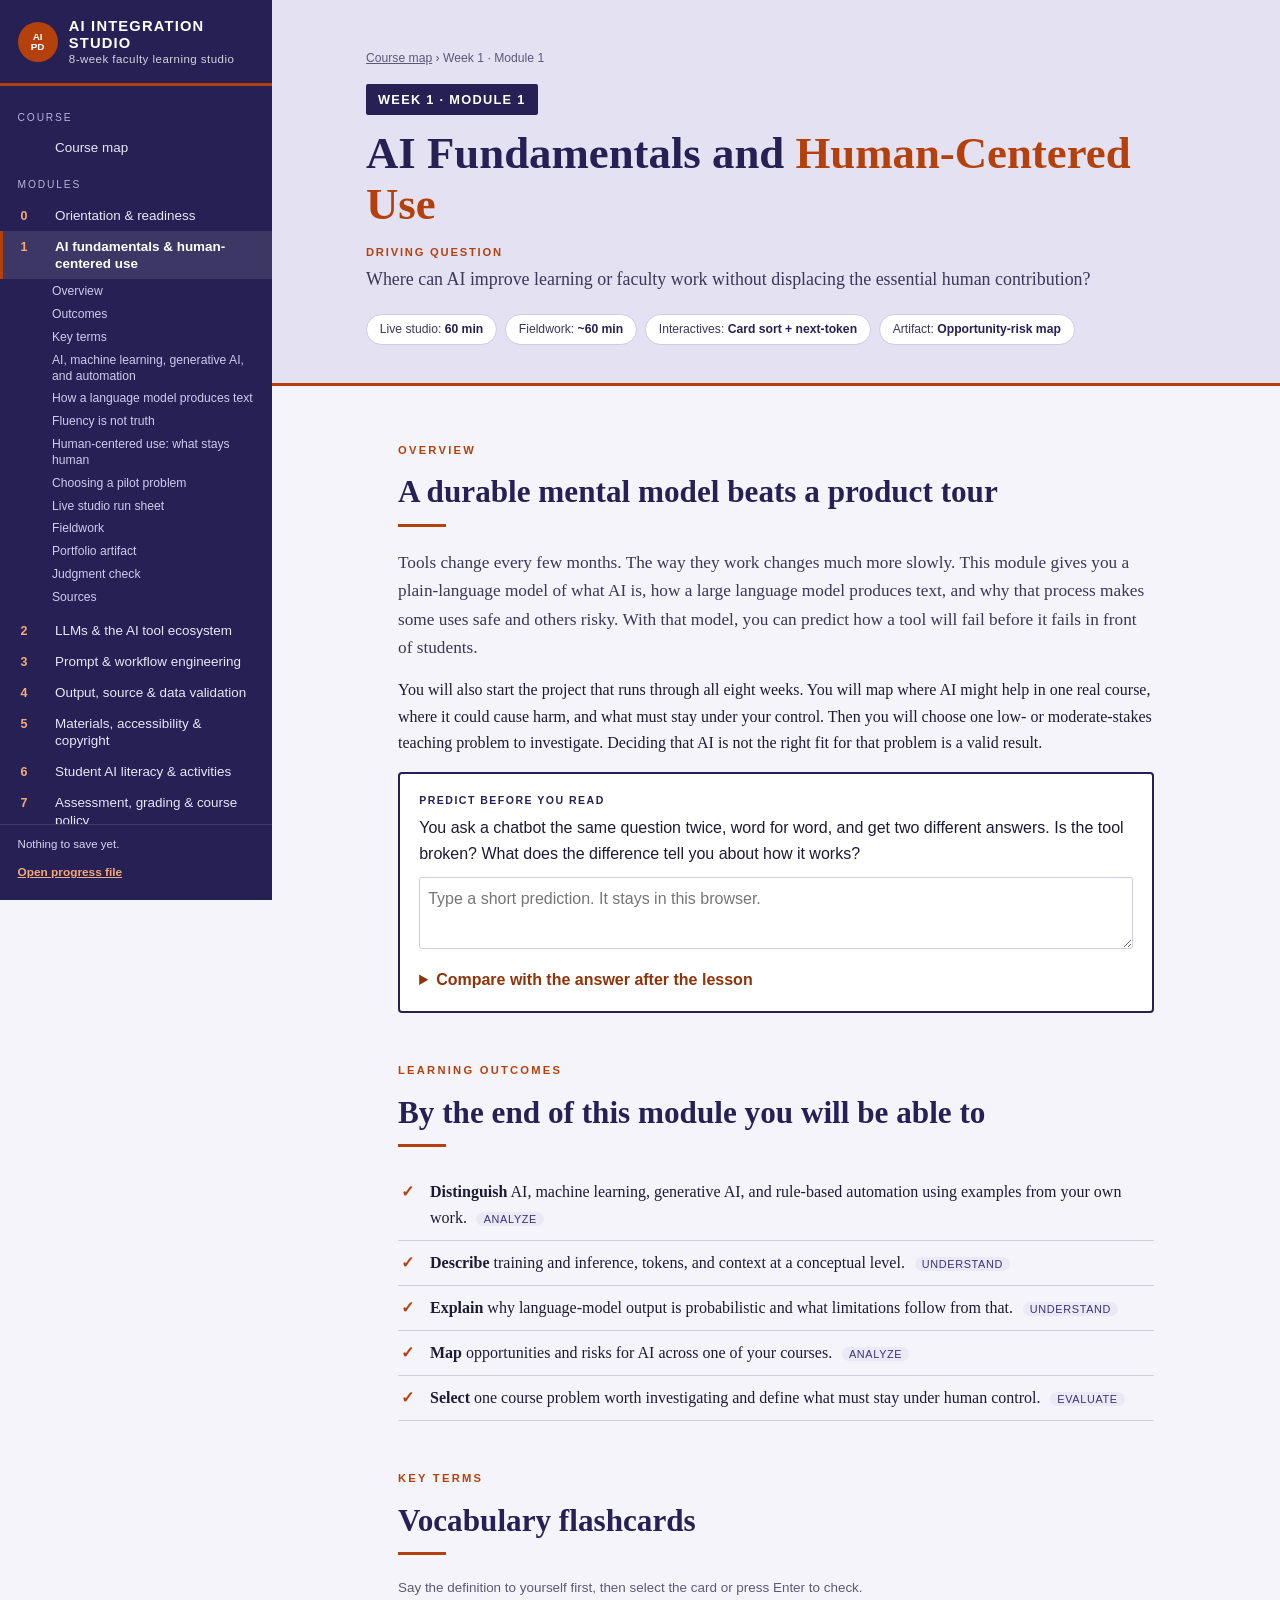
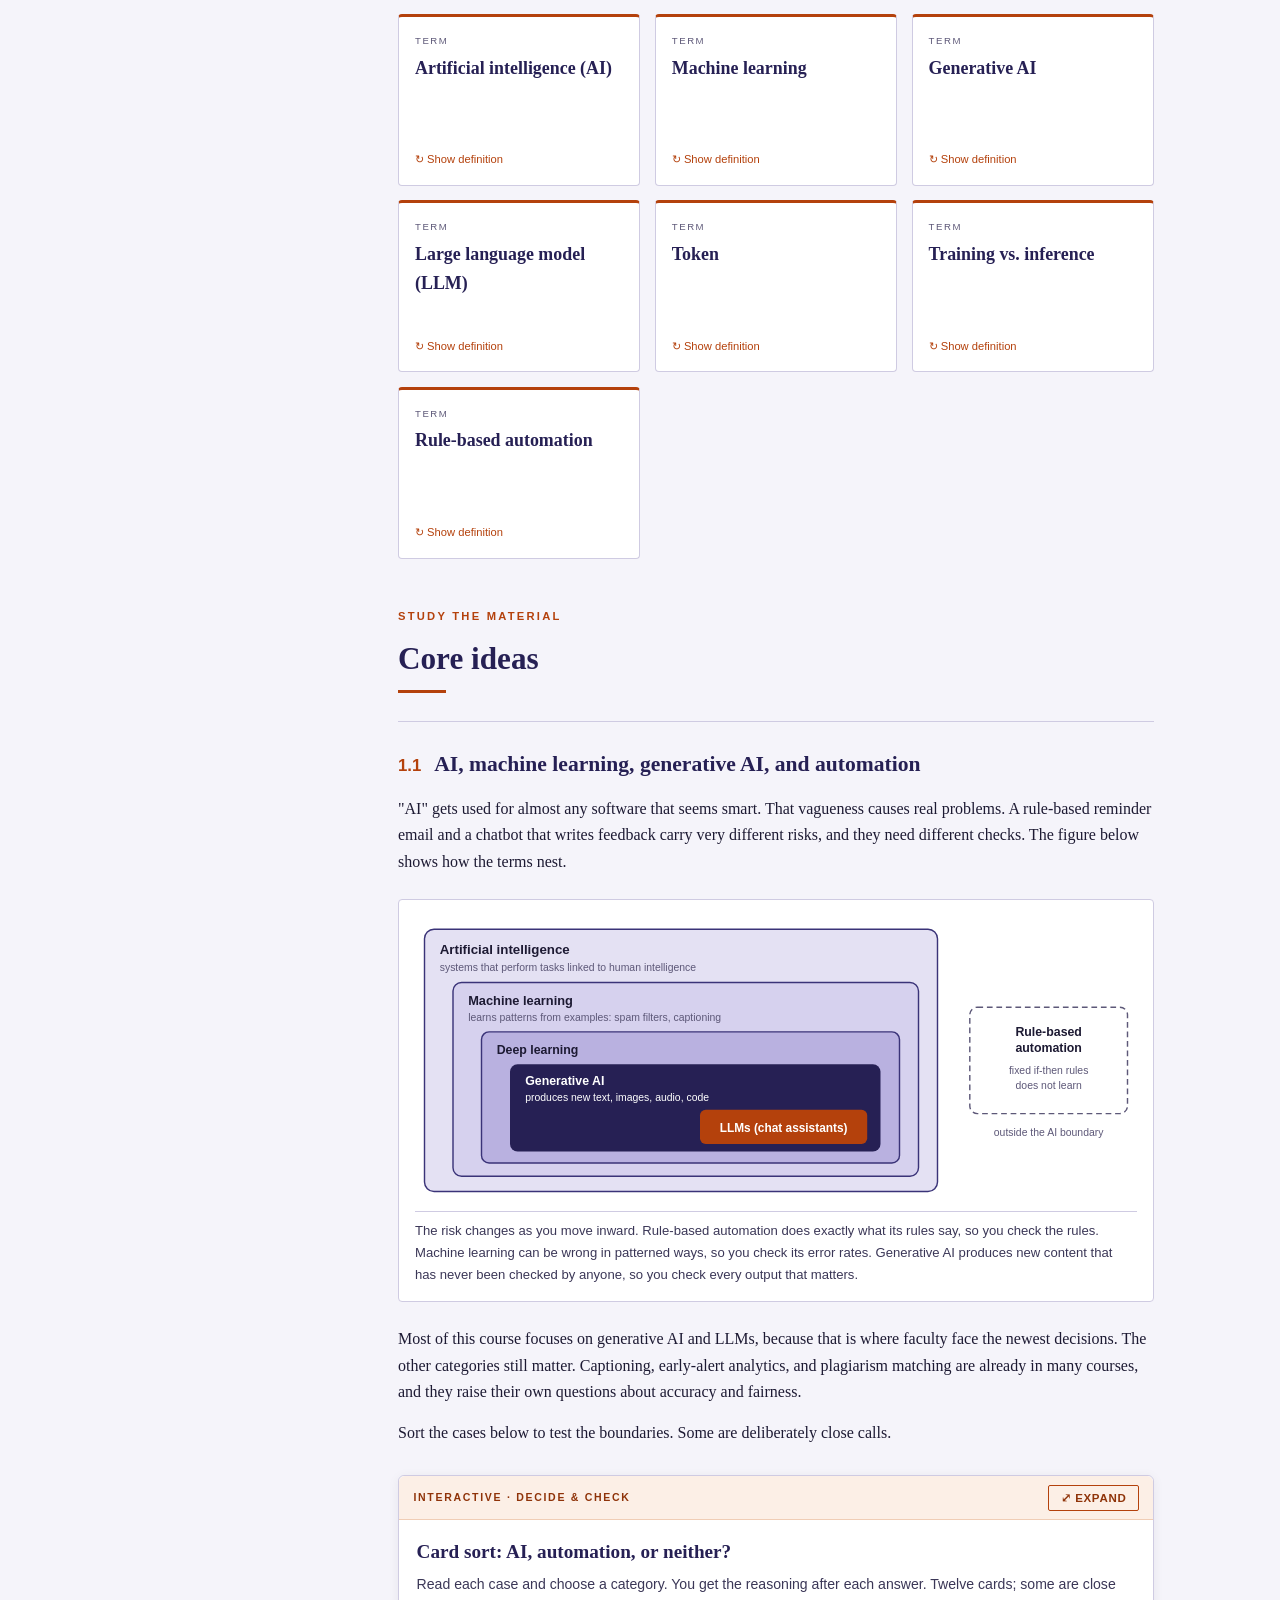
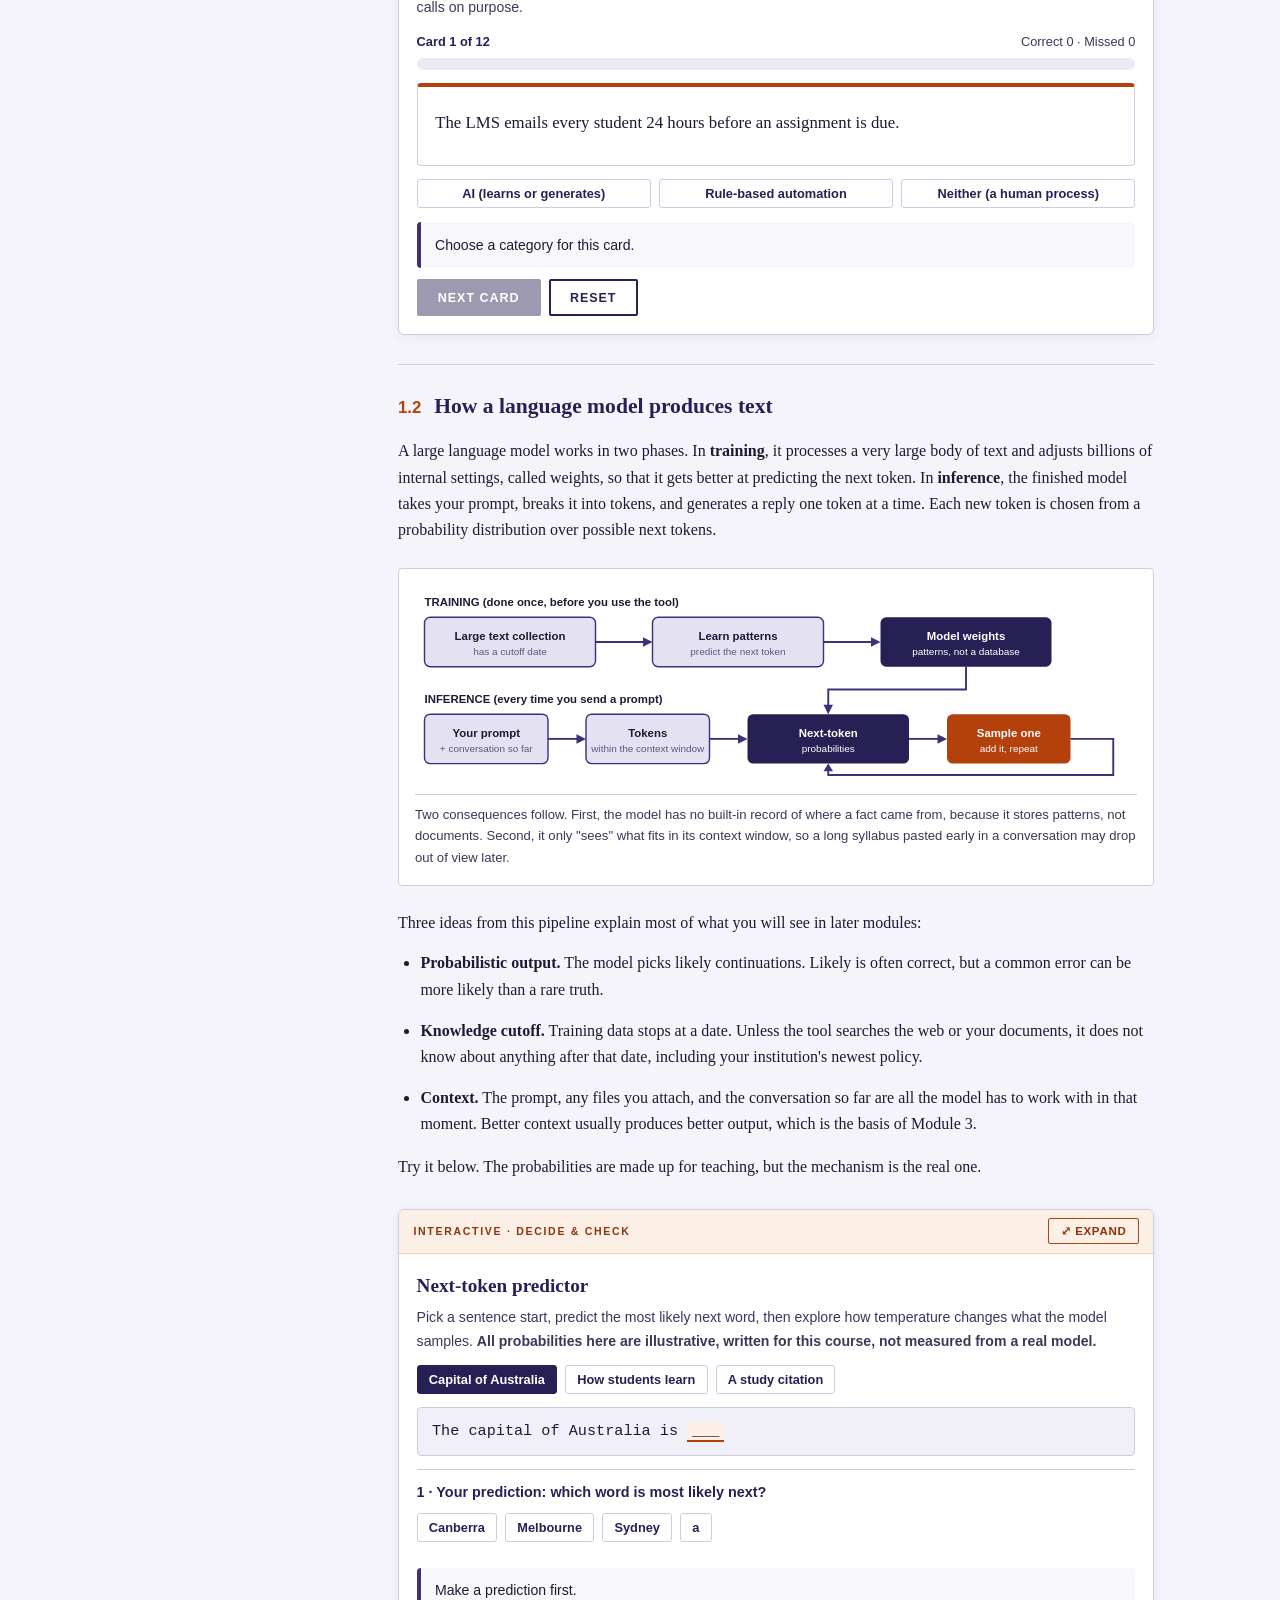
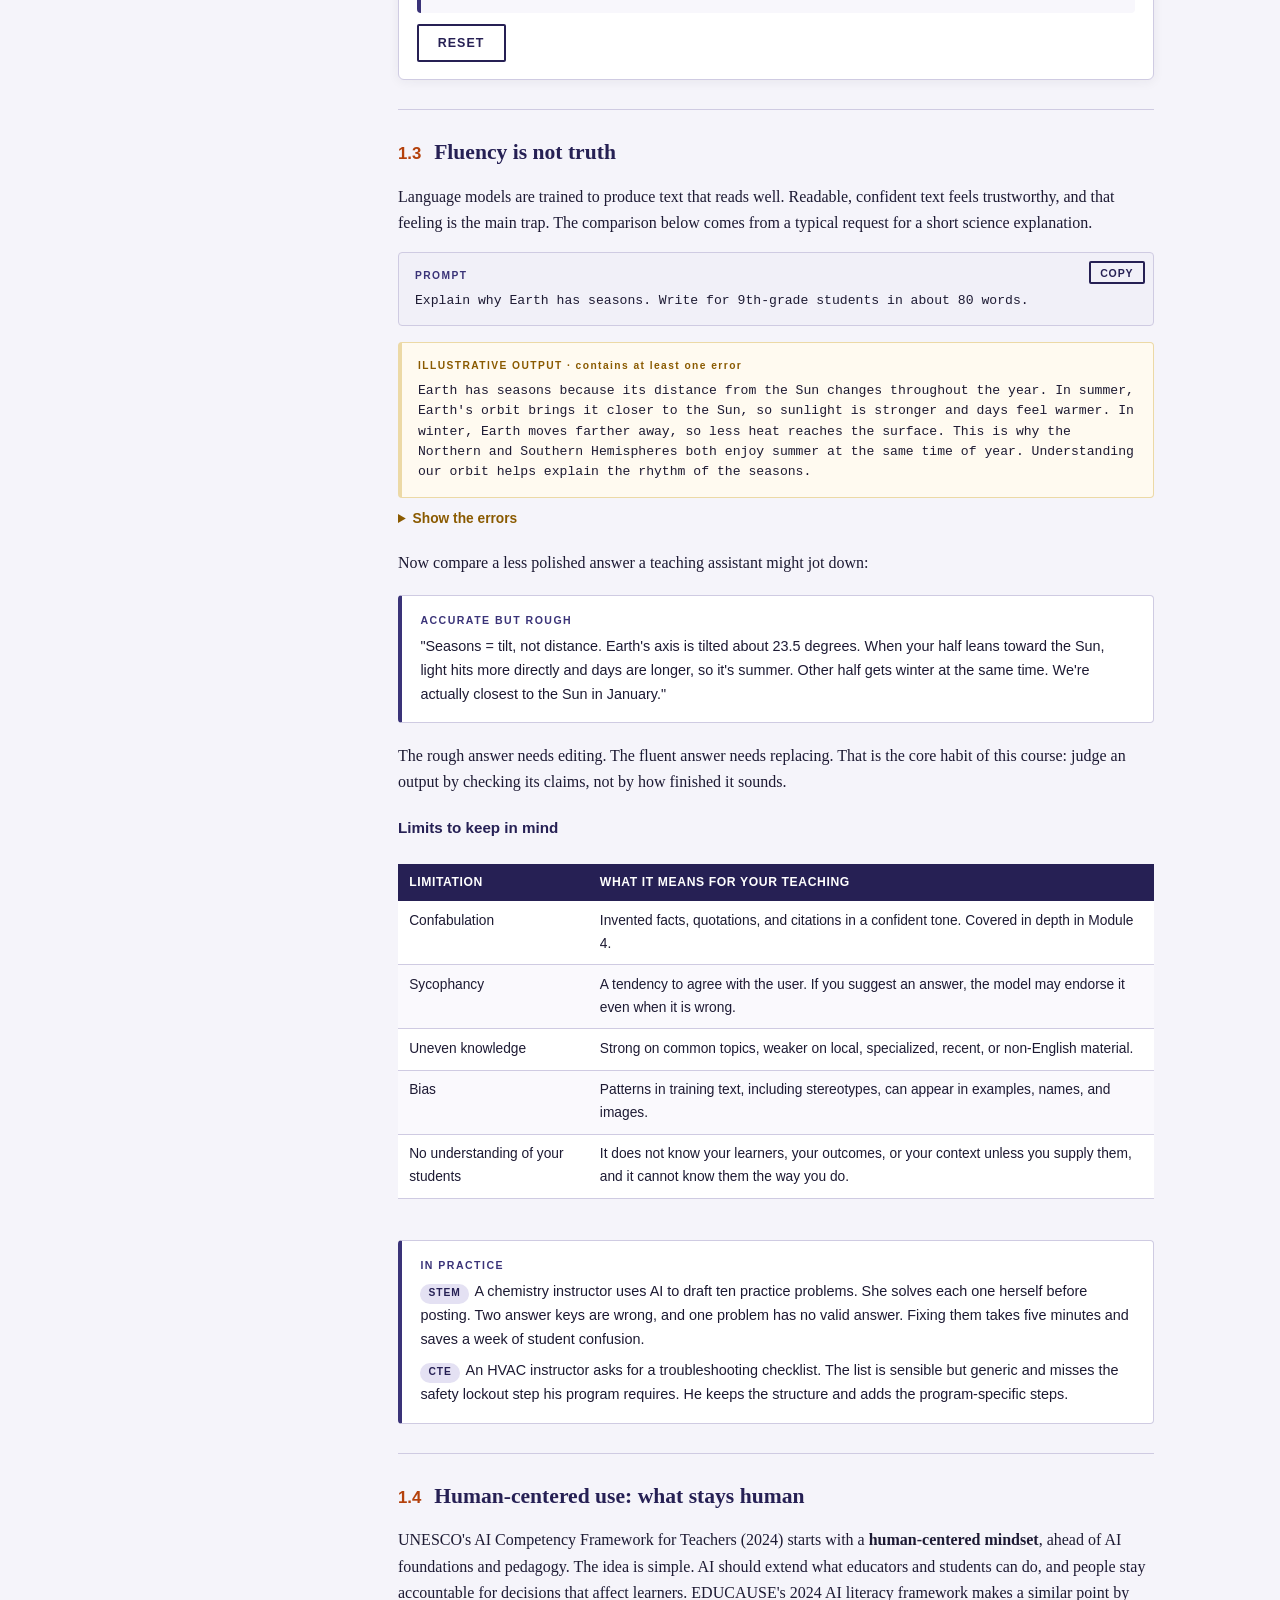
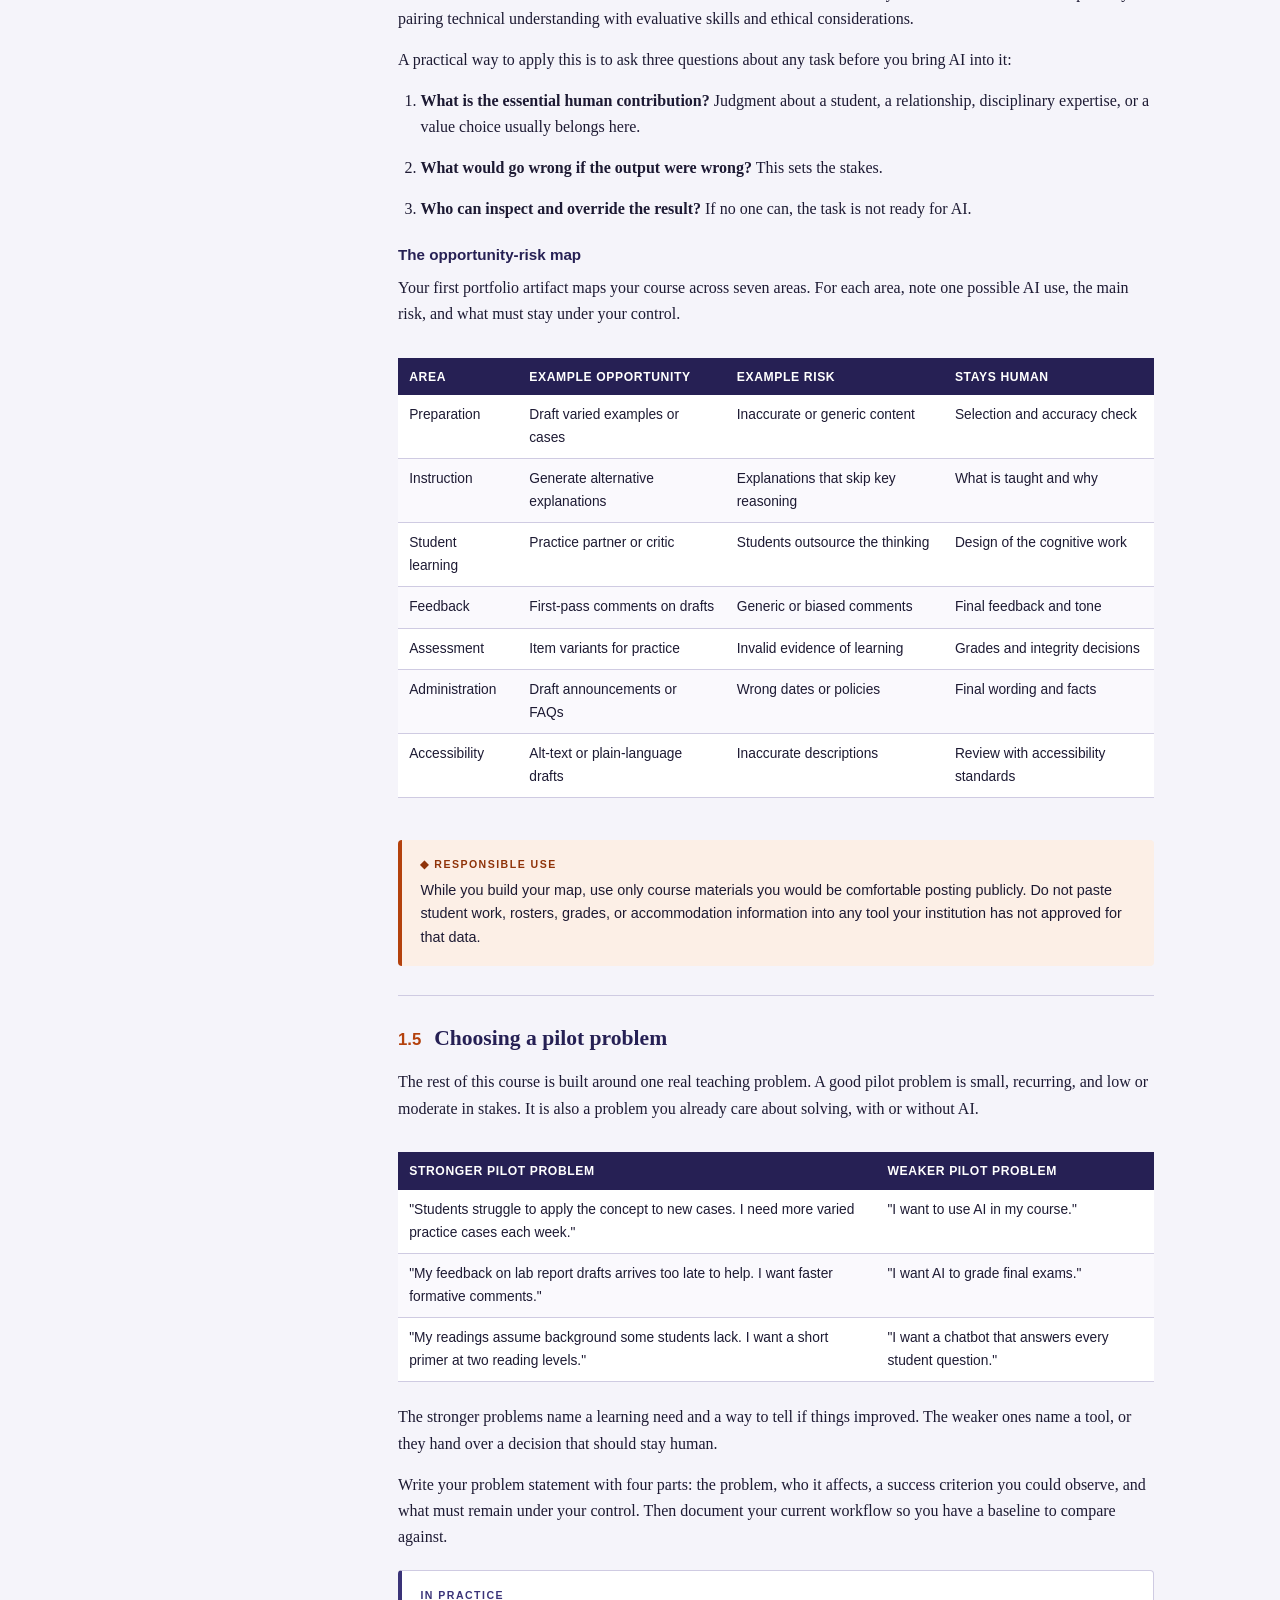
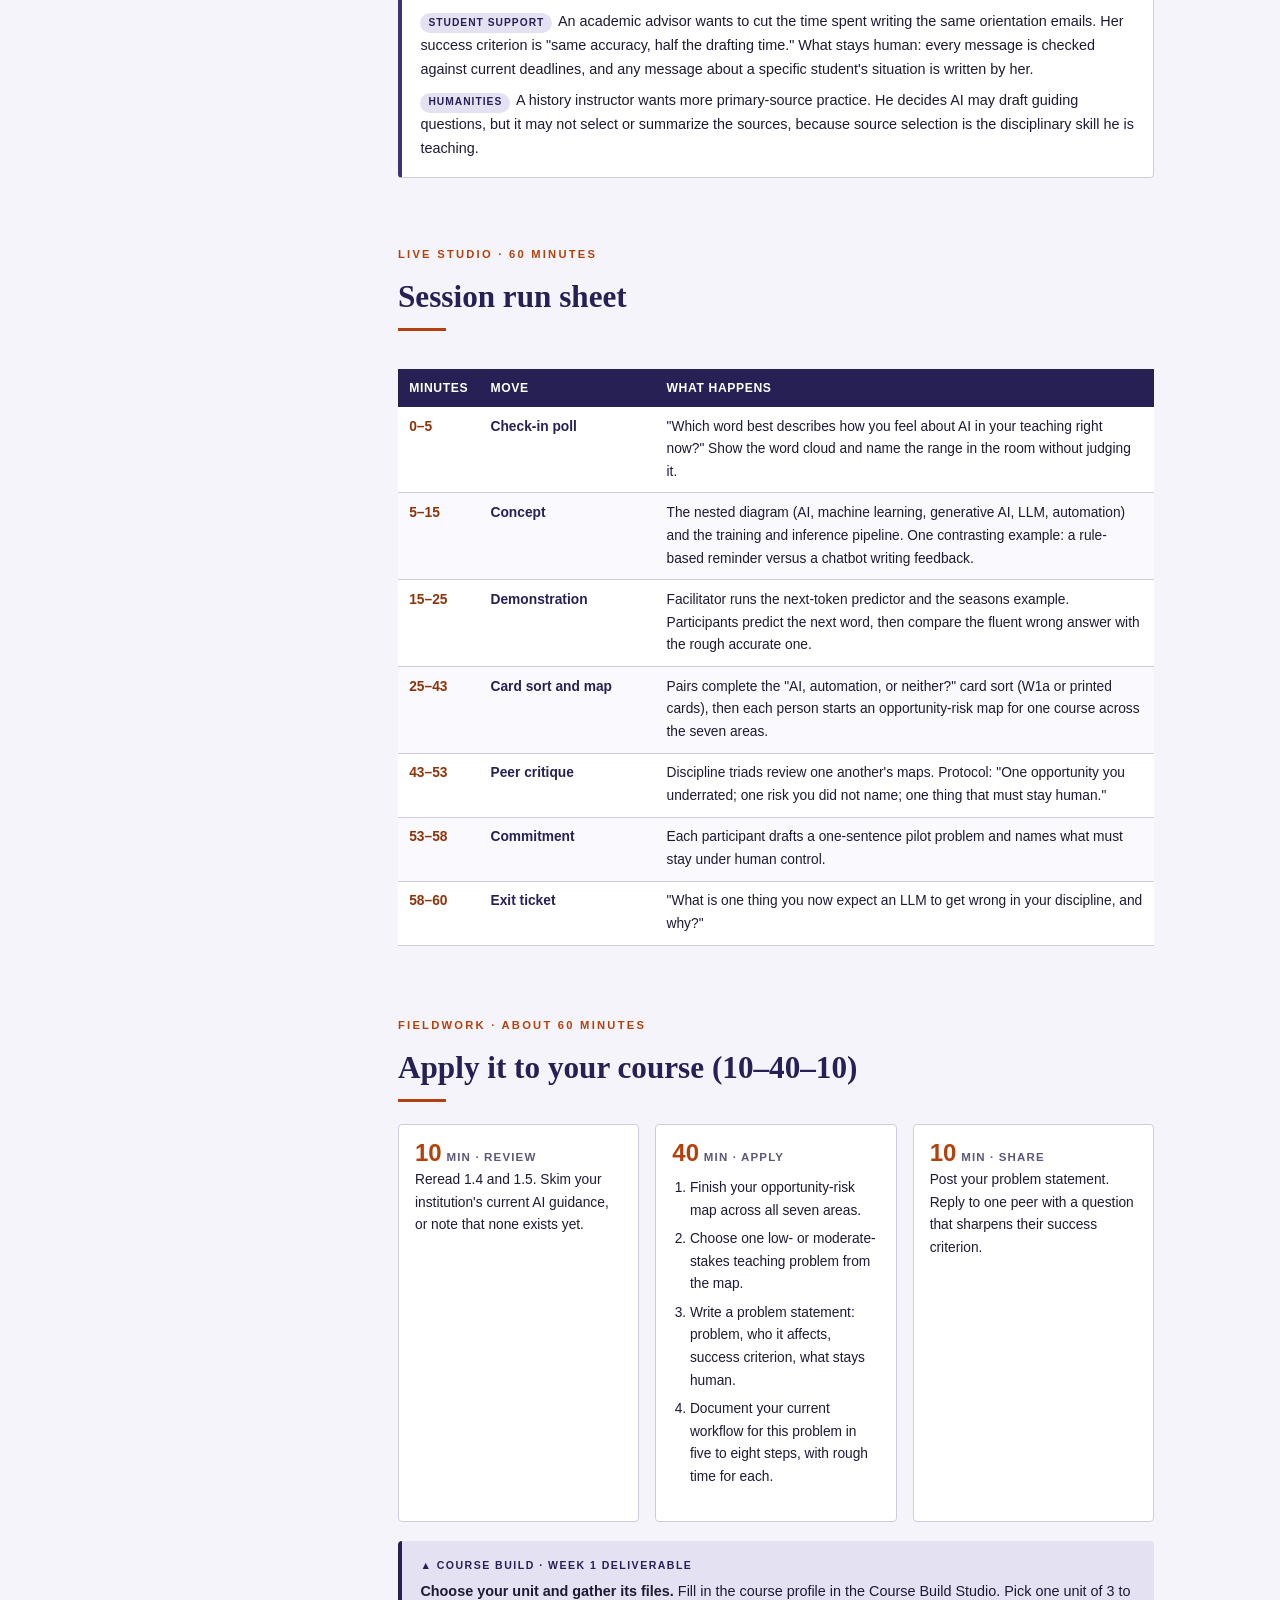
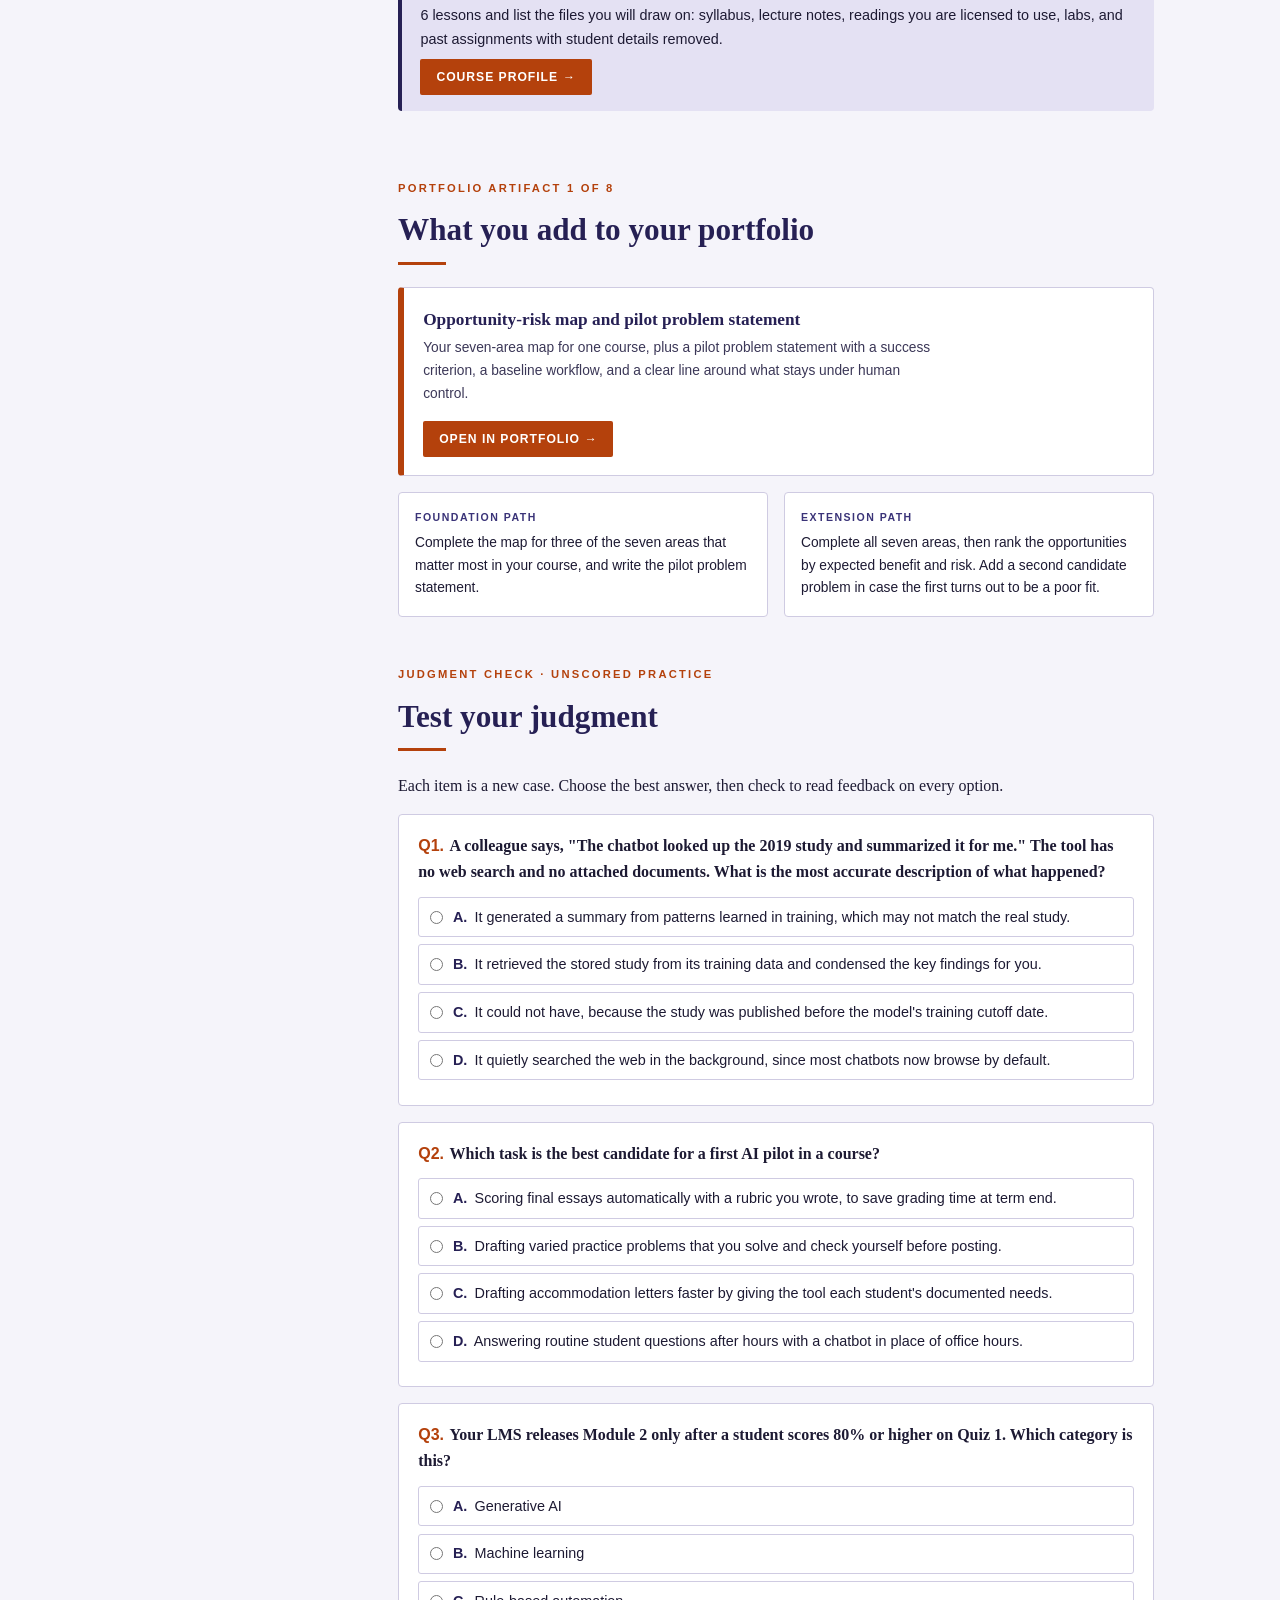
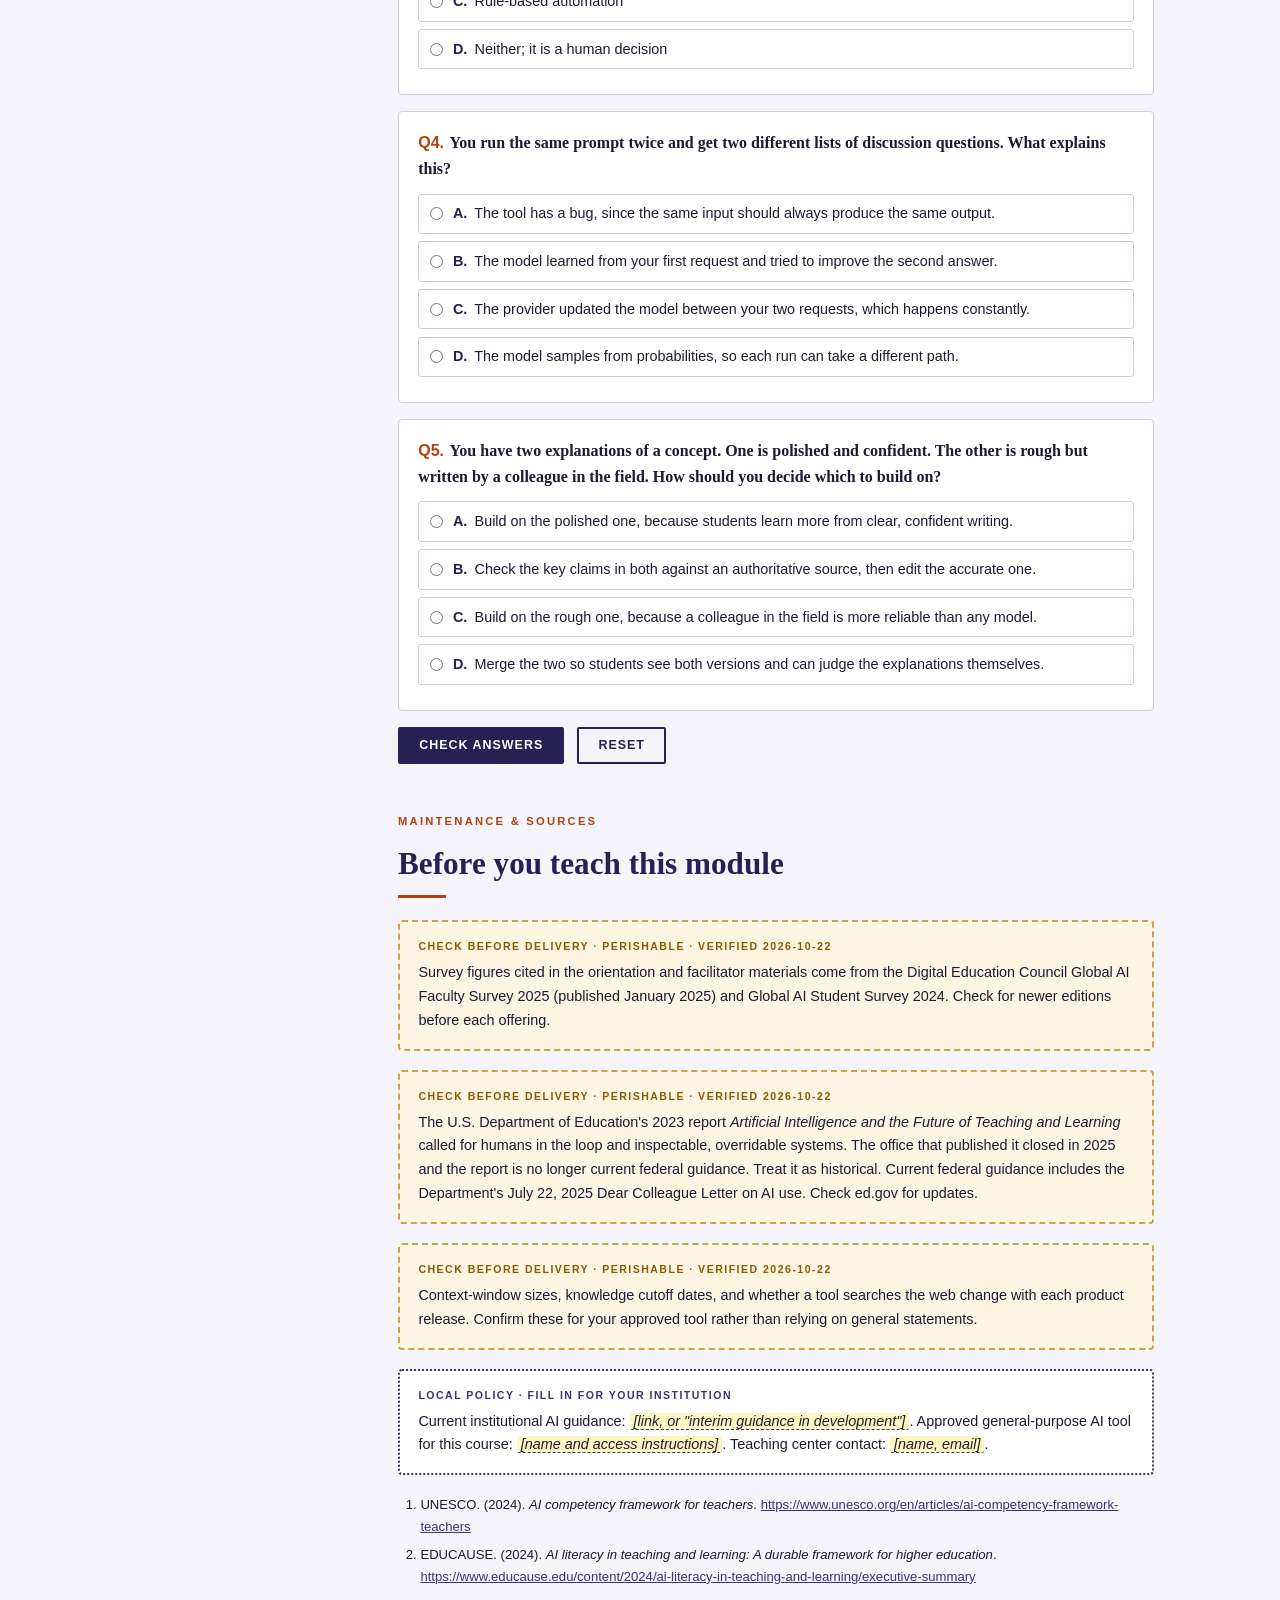
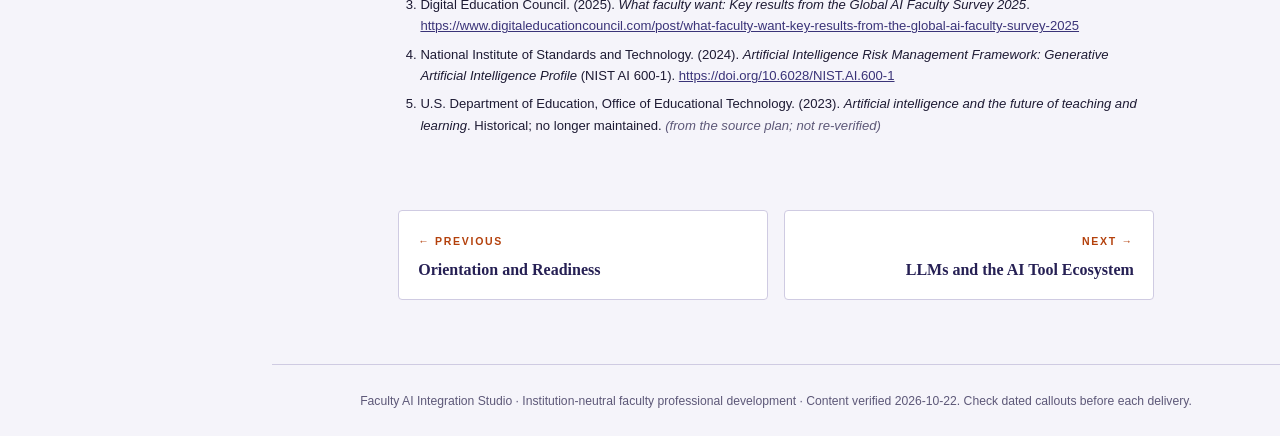
<file: lesson01.html>
<!DOCTYPE html>
<html lang="en">
<head>
<meta charset="UTF-8">
<meta name="viewport" content="width=device-width, initial-scale=1.0">
<title>Module 1: AI Fundamentals and Human-Centered Use | Faculty AI Integration Studio</title>
<meta name="description" content="Where can AI improve learning or faculty work without displacing the essential human contribution?">
<link rel="stylesheet" href="fai.css">
<style>#w1a .w1a-top { display: flex; justify-content: space-between; gap: .6rem; flex-wrap: wrap; font-size: .8rem; color: var(--text-2); margin-bottom: .35rem; }
#w1a .w1a-prog { font-weight: 700; color: var(--ink); }
#w1a .w1a-meter { margin-bottom: .8rem; }
#w1a .w1a-card { border: 1px solid var(--border); border-top: 4px solid var(--accent); border-radius: 4px; padding: 1rem 1.1rem; background: #fff; min-height: 5.2rem; display: flex; align-items: center; margin-bottom: .8rem; }
#w1a .w1a-case { font-family: var(--serif); font-size: 1.05rem; line-height: 1.45; color: var(--text); }
#w1a .w1a-choices .ch { flex: 1 1 12rem; }
#w1a .w1a-choices .ch.w1a-right { border-color: var(--correct); background: var(--correct-bg); color: var(--correct); }
#w1a .w1a-choices .ch.w1a-wrong { border-color: var(--wrong); background: var(--wrong-bg); color: var(--wrong); }
#w1a .w1a-sum { list-style: none; margin-top: .5rem; }
#w1a .w1a-sum li { padding: .2rem 0; border-bottom: 1px solid var(--border); font-size: .84rem; }
#w1b .w1b-prompt { font-family: var(--mono); font-size: .95rem; background: #f1f0f8; border: 1px solid var(--border); border-radius: 4px; padding: .7rem .9rem; margin: .8rem 0; }
#w1b .w1b-prompt span { background: var(--accent-pale); border-bottom: 2px solid var(--accent); padding: 0 .3rem; }
#w1b .w1b-stage { border-top: 1px solid var(--border); padding: .7rem 0; }
#w1b .w1b-h { font-weight: 700; color: var(--ink); margin-bottom: .5rem; }
#w1b .w1b-bar { display: grid; grid-template-columns: 7.5rem minmax(0,1fr) 3.4rem; gap: .5rem; align-items: center; margin-bottom: .3rem; font-size: .84rem; }
#w1b .w1b-bar .w { font-family: var(--mono); text-align: right; overflow: hidden; text-overflow: ellipsis; white-space: nowrap; }
#w1b .w1b-bar .meter { height: 16px; }
#w1b .w1b-bar .meter > i { background: var(--ink-mid); }
#w1b .w1b-bar.top .meter > i { background: var(--accent); }
#w1b .w1b-bar .n { font-family: var(--narrow); font-weight: 700; }
#w1b .w1b-temp { margin: .7rem 0; }
#w1b .w1b-temp label { font-weight: 700; color: var(--ink); }
#w1b .w1b-scale { display: flex; justify-content: space-between; font-size: .72rem; color: var(--muted); }
#w1b .w1b-runs { margin-top: .6rem; font-size: .84rem; }
#w1b .w1b-runs ol { list-style: none; display: flex; flex-wrap: wrap; gap: .3rem; margin: .3rem 0; }
#w1b .w1b-runs li { font-family: var(--mono); background: var(--alt); border-radius: 3px; padding: .15rem .45rem; font-size: .78rem; }
#w1b .w1b-runs li.flag { background: var(--wrong-bg); color: var(--wrong); }
#w1b .w1b-runs li.flag::before { content: '\2717 '; }
</style>
</head>
<body>
<a class="skip" href="#main">Skip to content</a>
<button class="menu-btn" type="button" aria-expanded="false" aria-label="Open course menu">☰ Menu</button>
<nav class="side" aria-label="Course navigation"><a class="side-brand" href="index.html"><span class="side-seal">AI<br>PD</span><span class="side-title">AI Integration Studio<small>8-week faculty learning studio</small></span></a><nav aria-label="Pages"><ul></ul><div class="side-group">Course</div><ul><li><a class="nl" href="index.html"><span class="nn"></span><span>Course map</span></a></li></ul><div class="side-group">Modules</div><ul><li><a class="nl" href="lesson00.html"><span class="nn">0</span><span>Orientation & readiness</span></a></li><li><a class="nl" href="lesson01.html" aria-current="page"><span class="nn">1</span><span>AI fundamentals & human-centered use</span></a><div class="toc"><a href="#overview">Overview</a><a href="#outcomes">Outcomes</a><a href="#terms">Key terms</a><a href="#s1">AI, machine learning, generative AI, and automation</a><a href="#s2">How a language model produces text</a><a href="#s3">Fluency is not truth</a><a href="#s4">Human-centered use: what stays human</a><a href="#s5">Choosing a pilot problem</a><a href="#studio">Live studio run sheet</a><a href="#fieldwork">Fieldwork</a><a href="#artifact">Portfolio artifact</a><a href="#check">Judgment check</a><a href="#sources">Sources</a></div></li><li><a class="nl" href="lesson02.html"><span class="nn">2</span><span>LLMs & the AI tool ecosystem</span></a></li><li><a class="nl" href="lesson03.html"><span class="nn">3</span><span>Prompt & workflow engineering</span></a></li><li><a class="nl" href="lesson04.html"><span class="nn">4</span><span>Output, source & data validation</span></a></li><li><a class="nl" href="lesson05.html"><span class="nn">5</span><span>Materials, accessibility & copyright</span></a></li><li><a class="nl" href="lesson06.html"><span class="nn">6</span><span>Student AI literacy & activities</span></a></li><li><a class="nl" href="lesson07.html"><span class="nn">7</span><span>Assessment, grading & course policy</span></a></li><li><a class="nl" href="lesson08.html"><span class="nn">8</span><span>Ethics, equity & implementation</span></a></li></ul><div class="side-group">Toolkit</div><ul><li><a class="nl" href="builders.html"><span class="nn">B</span><span>Course Build Studio</span></a></li><li><a class="nl" href="portfolio.html"><span class="nn">★</span><span>AI Integration Portfolio</span></a></li><li><a class="nl" href="facilitator.html"><span class="nn">F</span><span>Facilitator guide</span></a></li><li><a class="nl" href="resources.html"><span class="nn">R</span><span>Resource kit & sources</span></a></li></ul></nav><div class="side-prog" data-prog-box role="status"><span class="sp-status"></span><button type="button" class="sp-link" data-prog="open">Open progress file</button><input type="file" accept=".json,application/json" class="sr" data-prog-input tabindex="-1" aria-hidden="true"></div></nav>
<div class="page">
<header class="lesson-hero"><div class="lesson-hero-inner">
<p class="crumb"><a href="index.html">Course map</a> &rsaquo; <span>Week 1 · Module 1</span></p>
<span class="badge-lg">Week 1 · Module 1</span>
<h1>AI Fundamentals and <span>Human-Centered Use</span></h1>
<p class="lede"><span class="dq">Driving question</span>Where can AI improve learning or faculty work without displacing the essential human contribution?</p>
<div class="chips"><span class="chip">Live studio: <strong>60 min</strong></span><span class="chip">Fieldwork: <strong>~60 min</strong></span><span class="chip">Interactives: <strong>Card sort + next-token</strong></span><span class="chip">Artifact: <strong>Opportunity-risk map</strong></span></div></div></header>
<main class="wrap" id="main">
<section class="block" id="overview"><p class="eyebrow">Overview</p><h2 class="h2">A durable mental model beats a product tour</h2><div class="rule"></div><p class="lead">Tools change every few months. The way they work changes much more slowly. This module gives you a plain-language model of what AI is, how a large language model produces text, and why that process makes some uses safe and others risky. With that model, you can predict how a tool will fail before it fails in front of students.</p>
<p>You will also start the project that runs through all eight weeks. You will map where AI might help in one real course, where it could cause harm, and what must stay under your control. Then you will choose one low- or moderate-stakes teaching problem to investigate. Deciding that AI is not the right fit for that problem is a valid result.</p>
<div class="predict"><b class="lbl">Predict before you read</b><p>You ask a chatbot the same question twice, word for word, and get two different answers. Is the tool broken? What does the difference tell you about how it works?</p><label class="sr" for="pred">Your prediction</label><textarea id="pred" placeholder="Type a short prediction. It stays in this browser."></textarea><details><summary>Compare with the answer after the lesson</summary><p>The tool is working as designed. A language model computes probabilities for the next piece of text and then samples from them, so two runs can take different paths. That is useful for brainstorming and a warning for facts. If an answer can change on a second try, a single fluent answer is not evidence that it is correct.</p></details></div>
</section>
<section class="block" id="outcomes"><p class="eyebrow">Learning outcomes</p><h2 class="h2">By the end of this module you will be able to</h2><div class="rule"></div><ul class="objectives"><li><strong>Distinguish</strong> AI, machine learning, generative AI, and rule-based automation using examples from your own work. <em class="bloom">Analyze</em></li><li><strong>Describe</strong> training and inference, tokens, and context at a conceptual level. <em class="bloom">Understand</em></li><li><strong>Explain</strong> why language-model output is probabilistic and what limitations follow from that. <em class="bloom">Understand</em></li><li><strong>Map</strong> opportunities and risks for AI across one of your courses. <em class="bloom">Analyze</em></li><li><strong>Select</strong> one course problem worth investigating and define what must stay under human control. <em class="bloom">Evaluate</em></li></ul></section>
<section class="block" id="terms"><p class="eyebrow">Key terms</p><h2 class="h2">Vocabulary flashcards</h2><div class="rule"></div><p class="flip-hint-top">Say the definition to yourself first, then select the card or press Enter to check.</p><div class="vocab-grid"><button type="button" class="flip-card" aria-pressed="false"><div class="flip-inner"><div class="flip-face flip-front"><span class="vlabel">Term</span><div class="vterm">Artificial intelligence (AI)</div><span class="fhint">↻ Show definition</span></div><div class="flip-face flip-back"><span class="vlabel">Definition</span><div class="vdef">A broad field of computer systems that perform tasks usually linked to human intelligence, such as recognizing speech, classifying images, or producing text.</div></div></div></button><button type="button" class="flip-card" aria-pressed="false"><div class="flip-inner"><div class="flip-face flip-front"><span class="vlabel">Term</span><div class="vterm">Machine learning</div><span class="fhint">↻ Show definition</span></div><div class="flip-face flip-back"><span class="vlabel">Definition</span><div class="vdef">A type of AI in which a system learns patterns from examples instead of following rules a person wrote by hand.</div></div></div></button><button type="button" class="flip-card" aria-pressed="false"><div class="flip-inner"><div class="flip-face flip-front"><span class="vlabel">Term</span><div class="vterm">Generative AI</div><span class="fhint">↻ Show definition</span></div><div class="flip-face flip-back"><span class="vlabel">Definition</span><div class="vdef">Machine learning systems that produce new content, such as text, images, audio, or code, based on patterns in their training data.</div></div></div></button><button type="button" class="flip-card" aria-pressed="false"><div class="flip-inner"><div class="flip-face flip-front"><span class="vlabel">Term</span><div class="vterm">Large language model (LLM)</div><span class="fhint">↻ Show definition</span></div><div class="flip-face flip-back"><span class="vlabel">Definition</span><div class="vdef">A generative AI model trained on very large amounts of text to predict the next token in a sequence. Chat assistants are built on LLMs.</div></div></div></button><button type="button" class="flip-card" aria-pressed="false"><div class="flip-inner"><div class="flip-face flip-front"><span class="vlabel">Term</span><div class="vterm">Token</div><span class="fhint">↻ Show definition</span></div><div class="flip-face flip-back"><span class="vlabel">Definition</span><div class="vdef">The unit of text a language model reads and writes: often a word, part of a word, or a punctuation mark.</div></div></div></button><button type="button" class="flip-card" aria-pressed="false"><div class="flip-inner"><div class="flip-face flip-front"><span class="vlabel">Term</span><div class="vterm">Training vs. inference</div><span class="fhint">↻ Show definition</span></div><div class="flip-face flip-back"><span class="vlabel">Definition</span><div class="vdef">Training is when the model learns patterns from data. Inference is when the finished model responds to your prompt.</div></div></div></button><button type="button" class="flip-card" aria-pressed="false"><div class="flip-inner"><div class="flip-face flip-front"><span class="vlabel">Term</span><div class="vterm">Rule-based automation</div><span class="fhint">↻ Show definition</span></div><div class="flip-face flip-back"><span class="vlabel">Definition</span><div class="vdef">A system that follows fixed if-then rules written by people, such as an LMS reminder email. It does not learn and is not AI.</div></div></div></button></div></section>
<section class="block"><p class="eyebrow">Study the material</p><h2 class="h2">Core ideas</h2><div class="rule"></div>
<div class="cs" id="s1"><div class="cs-head"><span class="cs-num">1.1</span><h3>AI, machine learning, generative AI, and automation</h3></div>
<p>"AI" gets used for almost any software that seems smart. That vagueness causes real problems. A rule-based reminder email and a chatbot that writes feedback carry very different risks, and they need different checks. The figure below shows how the terms nest.</p>
<figure class="fig"><svg viewBox="0 0 760 300" role="img" aria-label="Nested diagram. Artificial intelligence contains machine learning, which contains deep learning, which contains generative AI, which contains large language models. Rule-based automation sits outside the AI boundary.">
<rect x="10" y="14" width="540" height="276" rx="10" class="dg-box2"/>
<text x="26" y="40" class="dg-t" font-size="14" font-weight="700">Artificial intelligence</text>
<text x="26" y="58" class="dg-m" font-size="11">systems that perform tasks linked to human intelligence</text>
<rect x="40" y="70" width="490" height="204" rx="9" fill="#d6d1ee" stroke="#3a3378" stroke-width="1.5"/>
<text x="56" y="94" class="dg-t" font-size="13.5" font-weight="700">Machine learning</text>
<text x="56" y="111" class="dg-m" font-size="11">learns patterns from examples: spam filters, captioning</text>
<rect x="70" y="122" width="440" height="138" rx="8" fill="#b9b1e0" stroke="#3a3378" stroke-width="1.5"/>
<text x="86" y="145" class="dg-t" font-size="13" font-weight="700">Deep learning</text>
<rect x="100" y="156" width="390" height="92" rx="8" class="dg-box"/>
<text x="116" y="178" class="dg-inv" font-size="13" font-weight="700">Generative AI</text>
<text x="116" y="195" class="dg-inv" font-size="11">produces new text, images, audio, code</text>
<rect x="300" y="204" width="176" height="36" rx="6" class="dg-acc"/>
<text x="388" y="227" text-anchor="middle" class="dg-inv" font-size="12.5" font-weight="700">LLMs (chat assistants)</text>
<rect x="584" y="96" width="166" height="112" rx="8" fill="#ffffff" stroke="#5d5878" stroke-width="1.5" stroke-dasharray="6 4"/>
<text x="667" y="126" text-anchor="middle" class="dg-t" font-size="13" font-weight="700">Rule-based</text>
<text x="667" y="143" text-anchor="middle" class="dg-t" font-size="13" font-weight="700">automation</text>
<text x="667" y="166" text-anchor="middle" class="dg-m" font-size="11">fixed if-then rules</text>
<text x="667" y="182" text-anchor="middle" class="dg-m" font-size="11">does not learn</text>
<text x="667" y="232" text-anchor="middle" class="dg-m" font-size="11">outside the AI boundary</text>
</svg><figcaption>The risk changes as you move inward. Rule-based automation does exactly what its rules say, so you check the rules. Machine learning can be wrong in patterned ways, so you check its error rates. Generative AI produces new content that has never been checked by anyone, so you check every output that matters.</figcaption></figure>
<p>Most of this course focuses on generative AI and LLMs, because that is where faculty face the newest decisions. The other categories still matter. Captioning, early-alert analytics, and plagiarism matching are already in many courses, and they raise their own questions about accuracy and fairness.</p>
<p>Sort the cases below to test the boundaries. Some are deliberately close calls.</p>
<div class="iw" id="w1a"><div class="iw-top"><span class="iw-eyebrow">Interactive · decide &amp; check</span><button type="button" class="iw-exp" aria-label="Expand interactive">⤢ Expand</button></div><div class="iw-body"><p class="iw-title">Card sort: AI, automation, or neither?</p>
<p class="iw-intro">Read each case and choose a category. You get the reasoning after each answer. Twelve cards; some are close calls on purpose.</p>
<div class="w1a-top"><span class="w1a-prog" id="w1a-prog">Card 1 of 12</span><span class="w1a-tally" id="w1a-tally">Correct 0 · Missed 0</span></div>
<div class="w1a-meter meter" aria-hidden="true"><i id="w1a-bar" style="width:0%"></i></div>
<div class="w1a-card" id="w1a-card" tabindex="-1"><p class="w1a-case" id="w1a-case"></p></div>
<div class="iw-row w1a-choices" role="group" aria-label="Choose a category">
  <button type="button" class="ch" data-cat="ai" aria-pressed="false">AI (learns or generates)</button>
  <button type="button" class="ch" data-cat="auto" aria-pressed="false">Rule-based automation</button>
  <button type="button" class="ch" data-cat="none" aria-pressed="false">Neither (a human process)</button>
</div>
<div class="iw-result" id="w1a-result" aria-live="polite">Choose a category for the first card.</div>
<div class="iw-row" style="margin-top:.7rem"><button type="button" class="btn" id="w1a-next" disabled>Next card</button><button type="button" class="btn sec" id="w1a-reset">Reset</button></div>
</div></div></div>
<div class="cs" id="s2"><div class="cs-head"><span class="cs-num">1.2</span><h3>How a language model produces text</h3></div>
<p>A large language model works in two phases. In <strong>training</strong>, it processes a very large body of text and adjusts billions of internal settings, called weights, so that it gets better at predicting the next token. In <strong>inference</strong>, the finished model takes your prompt, breaks it into tokens, and generates a reply one token at a time. Each new token is chosen from a probability distribution over possible next tokens.</p>
<figure class="fig"><svg viewBox="0 0 760 210" role="img" aria-label="Two-phase pipeline. Training: large text collection, then pattern learning, then model weights. Inference: your prompt, split into tokens, the model computes next-token probabilities, one token is sampled, and the loop repeats until the output is complete.">
<text x="10" y="22" class="dg-t" font-size="12" font-weight="700">TRAINING (done once, before you use the tool)</text>
<g font-size="12" font-weight="700">
<rect x="10" y="34" width="180" height="52" rx="6" class="dg-box2"/><text x="100" y="58" text-anchor="middle" class="dg-t">Large text collection</text><text x="100" y="74" text-anchor="middle" class="dg-m" font-size="10.5" font-weight="400">has a cutoff date</text>
<rect x="250" y="34" width="180" height="52" rx="6" class="dg-box2"/><text x="340" y="58" text-anchor="middle" class="dg-t">Learn patterns</text><text x="340" y="74" text-anchor="middle" class="dg-m" font-size="10.5" font-weight="400">predict the next token</text>
<rect x="490" y="34" width="180" height="52" rx="6" class="dg-box"/><text x="580" y="58" text-anchor="middle" class="dg-inv">Model weights</text><text x="580" y="74" text-anchor="middle" class="dg-inv" font-size="10.5" font-weight="400">patterns, not a database</text>
</g>
<g class="dg-line" stroke-width="2"><line x1="190" y1="60" x2="242" y2="60"/><line x1="430" y1="60" x2="482" y2="60"/><path d="M580 86 V110 H435 V128"/></g>
<g class="dg-arrow"><path d="M240 55 L250 60 L240 65Z"/><path d="M480 55 L490 60 L480 65Z"/><path d="M430 126 L435 136 L440 126Z"/></g>
<text x="10" y="124" class="dg-t" font-size="12" font-weight="700">INFERENCE (every time you send a prompt)</text>
<g font-size="12" font-weight="700">
<rect x="10" y="136" width="130" height="52" rx="6" class="dg-box2"/><text x="75" y="160" text-anchor="middle" class="dg-t">Your prompt</text><text x="75" y="176" text-anchor="middle" class="dg-m" font-size="10.5" font-weight="400">+ conversation so far</text>
<rect x="180" y="136" width="130" height="52" rx="6" class="dg-box2"/><text x="245" y="160" text-anchor="middle" class="dg-t">Tokens</text><text x="245" y="176" text-anchor="middle" class="dg-m" font-size="10.5" font-weight="400">within the context window</text>
<rect x="350" y="136" width="170" height="52" rx="6" class="dg-box"/><text x="435" y="160" text-anchor="middle" class="dg-inv">Next-token</text><text x="435" y="176" text-anchor="middle" class="dg-inv" font-weight="400" font-size="10.5">probabilities</text>
<rect x="560" y="136" width="130" height="52" rx="6" class="dg-acc"/><text x="625" y="160" text-anchor="middle" class="dg-inv">Sample one</text><text x="625" y="176" text-anchor="middle" class="dg-inv" font-weight="400" font-size="10.5">add it, repeat</text>
</g>
<g class="dg-line" stroke-width="2"><line x1="140" y1="162" x2="172" y2="162"/><line x1="310" y1="162" x2="342" y2="162"/><line x1="520" y1="162" x2="552" y2="162"/><path d="M690 162 H735 V200 H435 V194"/></g>
<g class="dg-arrow"><path d="M170 157 L180 162 L170 167Z"/><path d="M340 157 L350 162 L340 167Z"/><path d="M550 157 L560 162 L550 167Z"/><path d="M430 196 L435 188 L440 196Z"/></g>
</svg><figcaption>Two consequences follow. First, the model has no built-in record of where a fact came from, because it stores patterns, not documents. Second, it only "sees" what fits in its context window, so a long syllabus pasted early in a conversation may drop out of view later.</figcaption></figure>
<p>Three ideas from this pipeline explain most of what you will see in later modules:</p>
<ul><li><strong>Probabilistic output.</strong> The model picks likely continuations. Likely is often correct, but a common error can be more likely than a rare truth.</li>
<li><strong>Knowledge cutoff.</strong> Training data stops at a date. Unless the tool searches the web or your documents, it does not know about anything after that date, including your institution's newest policy.</li>
<li><strong>Context.</strong> The prompt, any files you attach, and the conversation so far are all the model has to work with in that moment. Better context usually produces better output, which is the basis of Module 3.</li></ul>
<p>Try it below. The probabilities are made up for teaching, but the mechanism is the real one.</p>
<div class="iw" id="w1b"><div class="iw-top"><span class="iw-eyebrow">Interactive · decide &amp; check</span><button type="button" class="iw-exp" aria-label="Expand interactive">⤢ Expand</button></div><div class="iw-body"><p class="iw-title">Next-token predictor</p>
<p class="iw-intro">Pick a sentence start, predict the most likely next word, then explore how temperature changes what the model samples. <strong>All probabilities here are illustrative, written for this course, not measured from a real model.</strong></p>
<div class="iw-row" role="group" aria-label="Sentence start">
  <button type="button" class="ch" data-ctx="0" aria-pressed="true">Capital of Australia</button>
  <button type="button" class="ch" data-ctx="1" aria-pressed="false">How students learn</button>
  <button type="button" class="ch" data-ctx="2" aria-pressed="false">A study citation</button>
</div>
<p class="w1b-prompt" id="w1b-prompt"></p>
<div class="w1b-stage" id="w1b-predict">
  <p class="w1b-h">1 · Your prediction: which word is most likely next?</p>
  <div class="iw-row" id="w1b-guess" role="group" aria-label="Your prediction"></div>
</div>
<div class="w1b-stage" id="w1b-explore" hidden>
  <p class="w1b-h">2 · Illustrative next-token probabilities</p>
  <div class="w1b-bars" id="w1b-bars"></div>
  <div class="w1b-temp"><label for="w1b-t">Temperature <b id="w1b-tv">1.0</b></label><input type="range" id="w1b-t" min="0.1" max="2" step="0.1" value="1"><span class="w1b-scale"><span>0.1 focused</span><span>2.0 varied</span></span></div>
  <div class="iw-row"><button type="button" class="btn" id="w1b-sample">Sample 10 runs</button></div>
  <div class="w1b-runs" id="w1b-runs" aria-live="polite"></div>
</div>
<div class="iw-result" id="w1b-result" aria-live="polite">Make a prediction first.</div>
<div class="iw-row" style="margin-top:.7rem"><button type="button" class="btn sec" id="w1b-reset">Reset</button></div>
</div></div></div>
<div class="cs" id="s3"><div class="cs-head"><span class="cs-num">1.3</span><h3>Fluency is not truth</h3></div>
<p>Language models are trained to produce text that reads well. Readable, confident text feels trustworthy, and that feeling is the main trap. The comparison below comes from a typical request for a short science explanation.</p>
<div class="prompt" data-copy>Explain why Earth has seasons. Write for 9th-grade students in about 80 words.</div>
<div class="output flawed">Earth has seasons because its distance from the Sun changes throughout the year. In summer, Earth's orbit brings it closer to the Sun, so sunlight is stronger and days feel warmer. In winter, Earth moves farther away, so less heat reaches the surface. This is why the Northern and Southern Hemispheres both enjoy summer at the same time of year. Understanding our orbit helps explain the rhythm of the seasons.</div>
<details class="flaw-reveal"><summary>Show the errors</summary><p>The whole explanation rests on a common misconception. Seasons come from the tilt of Earth's axis, which changes how directly sunlight strikes each hemisphere. Earth is actually closest to the Sun in early January, during Northern Hemisphere winter. The hemispheres also have opposite seasons, not the same season. The paragraph is well organized, age-appropriate, and wrong in every sentence that matters. A misconception that appears often in everyday writing can be a likely continuation even when it is false.</p></details>
<p>Now compare a less polished answer a teaching assistant might jot down:</p>
<div class="callout in-practice"><b class="lbl">Accurate but rough</b><p>"Seasons = tilt, not distance. Earth's axis is tilted about 23.5 degrees. When your half leans toward the Sun, light hits more directly and days are longer, so it's summer. Other half gets winter at the same time. We're actually closest to the Sun in January."</p></div>
<p>The rough answer needs editing. The fluent answer needs replacing. That is the core habit of this course: judge an output by checking its claims, not by how finished it sounds.</p>
<h4>Limits to keep in mind</h4>
<div class="tscroll"><table class="t"><thead><tr><th>Limitation</th><th>What it means for your teaching</th></tr></thead><tbody>
<tr><td>Confabulation</td><td>Invented facts, quotations, and citations in a confident tone. Covered in depth in Module 4.</td></tr>
<tr><td>Sycophancy</td><td>A tendency to agree with the user. If you suggest an answer, the model may endorse it even when it is wrong.</td></tr>
<tr><td>Uneven knowledge</td><td>Strong on common topics, weaker on local, specialized, recent, or non-English material.</td></tr>
<tr><td>Bias</td><td>Patterns in training text, including stereotypes, can appear in examples, names, and images.</td></tr>
<tr><td>No understanding of your students</td><td>It does not know your learners, your outcomes, or your context unless you supply them, and it cannot know them the way you do.</td></tr>
</tbody></table></div>
<div class="callout in-practice"><b class="lbl">In practice</b><p><span class="disc">STEM</span>A chemistry instructor uses AI to draft ten practice problems. She solves each one herself before posting. Two answer keys are wrong, and one problem has no valid answer. Fixing them takes five minutes and saves a week of student confusion.</p><p><span class="disc">CTE</span>An HVAC instructor asks for a troubleshooting checklist. The list is sensible but generic and misses the safety lockout step his program requires. He keeps the structure and adds the program-specific steps.</p></div></div>
<div class="cs" id="s4"><div class="cs-head"><span class="cs-num">1.4</span><h3>Human-centered use: what stays human</h3></div>
<p>UNESCO's AI Competency Framework for Teachers (2024) starts with a <strong>human-centered mindset</strong>, ahead of AI foundations and pedagogy. The idea is simple. AI should extend what educators and students can do, and people stay accountable for decisions that affect learners. EDUCAUSE's 2024 AI literacy framework makes a similar point by pairing technical understanding with evaluative skills and ethical considerations.</p>
<p>A practical way to apply this is to ask three questions about any task before you bring AI into it:</p>
<ol><li><strong>What is the essential human contribution?</strong> Judgment about a student, a relationship, disciplinary expertise, or a value choice usually belongs here.</li>
<li><strong>What would go wrong if the output were wrong?</strong> This sets the stakes.</li>
<li><strong>Who can inspect and override the result?</strong> If no one can, the task is not ready for AI.</li></ol>
<h4>The opportunity-risk map</h4>
<p>Your first portfolio artifact maps your course across seven areas. For each area, note one possible AI use, the main risk, and what must stay under your control.</p>
<div class="tscroll"><table class="t"><thead><tr><th>Area</th><th>Example opportunity</th><th>Example risk</th><th>Stays human</th></tr></thead><tbody>
<tr><td>Preparation</td><td>Draft varied examples or cases</td><td>Inaccurate or generic content</td><td>Selection and accuracy check</td></tr>
<tr><td>Instruction</td><td>Generate alternative explanations</td><td>Explanations that skip key reasoning</td><td>What is taught and why</td></tr>
<tr><td>Student learning</td><td>Practice partner or critic</td><td>Students outsource the thinking</td><td>Design of the cognitive work</td></tr>
<tr><td>Feedback</td><td>First-pass comments on drafts</td><td>Generic or biased comments</td><td>Final feedback and tone</td></tr>
<tr><td>Assessment</td><td>Item variants for practice</td><td>Invalid evidence of learning</td><td>Grades and integrity decisions</td></tr>
<tr><td>Administration</td><td>Draft announcements or FAQs</td><td>Wrong dates or policies</td><td>Final wording and facts</td></tr>
<tr><td>Accessibility</td><td>Alt-text or plain-language drafts</td><td>Inaccurate descriptions</td><td>Review with accessibility standards</td></tr>
</tbody></table></div>
<div class="callout guard"><b class="lbl">Responsible use</b><p>While you build your map, use only course materials you would be comfortable posting publicly. Do not paste student work, rosters, grades, or accommodation information into any tool your institution has not approved for that data.</p></div></div>
<div class="cs" id="s5"><div class="cs-head"><span class="cs-num">1.5</span><h3>Choosing a pilot problem</h3></div>
<p>The rest of this course is built around one real teaching problem. A good pilot problem is small, recurring, and low or moderate in stakes. It is also a problem you already care about solving, with or without AI.</p>
<div class="tscroll"><table class="t"><thead><tr><th>Stronger pilot problem</th><th>Weaker pilot problem</th></tr></thead><tbody>
<tr><td>"Students struggle to apply the concept to new cases. I need more varied practice cases each week."</td><td>"I want to use AI in my course."</td></tr>
<tr><td>"My feedback on lab report drafts arrives too late to help. I want faster formative comments."</td><td>"I want AI to grade final exams."</td></tr>
<tr><td>"My readings assume background some students lack. I want a short primer at two reading levels."</td><td>"I want a chatbot that answers every student question."</td></tr>
</tbody></table></div>
<p>The stronger problems name a learning need and a way to tell if things improved. The weaker ones name a tool, or they hand over a decision that should stay human.</p>
<p>Write your problem statement with four parts: the problem, who it affects, a success criterion you could observe, and what must remain under your control. Then document your current workflow so you have a baseline to compare against.</p>
<div class="callout in-practice"><b class="lbl">In practice</b><p><span class="disc">Student support</span>An academic advisor wants to cut the time spent writing the same orientation emails. Her success criterion is "same accuracy, half the drafting time." What stays human: every message is checked against current deadlines, and any message about a specific student's situation is written by her.</p><p><span class="disc">Humanities</span>A history instructor wants more primary-source practice. He decides AI may draft guiding questions, but it may not select or summarize the sources, because source selection is the disciplinary skill he is teaching.</p></div></div>
</section>
<section class="block" id="studio"><p class="eyebrow">Live studio · 60 minutes</p><h2 class="h2">Session run sheet</h2><div class="rule"></div><div class="tscroll"><table class="t run"><thead><tr><th>Minutes</th><th>Move</th><th>What happens</th></tr></thead><tbody><tr><td>0–5</td><td>Check-in poll</td><td>"Which word best describes how you feel about AI in your teaching right now?" Show the word cloud and name the range in the room without judging it.</td></tr><tr><td>5–15</td><td>Concept</td><td>The nested diagram (AI, machine learning, generative AI, LLM, automation) and the training and inference pipeline. One contrasting example: a rule-based reminder versus a chatbot writing feedback.</td></tr><tr><td>15–25</td><td>Demonstration</td><td>Facilitator runs the next-token predictor and the seasons example. Participants predict the next word, then compare the fluent wrong answer with the rough accurate one.</td></tr><tr><td>25–43</td><td>Card sort and map</td><td>Pairs complete the "AI, automation, or neither?" card sort (W1a or printed cards), then each person starts an opportunity-risk map for one course across the seven areas.</td></tr><tr><td>43–53</td><td>Peer critique</td><td>Discipline triads review one another's maps. Protocol: "One opportunity you underrated; one risk you did not name; one thing that must stay human."</td></tr><tr><td>53–58</td><td>Commitment</td><td>Each participant drafts a one-sentence pilot problem and names what must stay under human control.</td></tr><tr><td>58–60</td><td>Exit ticket</td><td>"What is one thing you now expect an LLM to get wrong in your discipline, and why?"</td></tr></tbody></table></div></section>
<section class="block" id="fieldwork"><p class="eyebrow">Fieldwork · about 60 minutes</p><h2 class="h2">Apply it to your course (10–40–10)</h2><div class="rule"></div><div class="field"><div><span class="min">10<small>min · review</small></span><p>Reread 1.4 and 1.5. Skim your institution's current AI guidance, or note that none exists yet.</p></div><div><span class="min">40<small>min · apply</small></span><ol><li>Finish your opportunity-risk map across all seven areas.</li><li>Choose one low- or moderate-stakes teaching problem from the map.</li><li>Write a problem statement: problem, who it affects, success criterion, what stays human.</li><li>Document your current workflow for this problem in five to eight steps, with rough time for each.</li></ol></div><div><span class="min">10<small>min · share</small></span><p>Post your problem statement. Reply to one peer with a question that sharpens their success criterion.</p></div></div><div class="callout build"><b class="lbl">Course build · week 1 deliverable</b><p><strong>Choose your unit and gather its files.</strong> Fill in the course profile in the Course Build Studio. Pick one unit of 3 to 6 lessons and list the files you will draw on: syllabus, lecture notes, readings you are licensed to use, labs, and past assignments with student details removed.</p><p><a class="go" href="builders.html#profile">Course profile →</a></p></div></section>
<section class="block" id="artifact"><p class="eyebrow">Portfolio artifact 1 of 8</p><h2 class="h2">What you add to your portfolio</h2><div class="rule"></div><div class="artifact"><div><b>Opportunity-risk map and pilot problem statement</b><p>Your seven-area map for one course, plus a pilot problem statement with a success criterion, a baseline workflow, and a clear line around what stays under human control.</p></div><a class="go" href="portfolio.html#a1">Open in portfolio →</a></div>
<div class="paths"><div><b class="lbl">Foundation path</b><p>Complete the map for three of the seven areas that matter most in your course, and write the pilot problem statement.</p></div><div><b class="lbl">Extension path</b><p>Complete all seven areas, then rank the opportunities by expected benefit and risk. Add a second candidate problem in case the first turns out to be a poor fit.</p></div></div>
</section>
<section class="block" id="check"><p class="eyebrow">Judgment check · unscored practice</p><h2 class="h2">Test your judgment</h2><div class="rule"></div><p>Each item is a new case. Choose the best answer, then check to read feedback on every option.</p><form id="quiz" onsubmit="return false"><div class="q" data-answer="A"><p class="q-stem"><span class="qn">Q1.</span>A colleague says, "The chatbot looked up the 2019 study and summarized it for me." The tool has no web search and no attached documents. What is the most accurate description of what happened?</p><fieldset class="options"><legend>Question 1 options</legend><label class="opt"><input type="radio" name="q1" value="A"><span><span class="opt-letter">A.</span> It generated a summary from patterns learned in training, which may not match the real study.</span></label><label class="opt"><input type="radio" name="q1" value="B"><span><span class="opt-letter">B.</span> It retrieved the stored study from its training data and condensed the key findings for you.</span></label><label class="opt"><input type="radio" name="q1" value="C"><span><span class="opt-letter">C.</span> It could not have, because the study was published before the model's training cutoff date.</span></label><label class="opt"><input type="radio" name="q1" value="D"><span><span class="opt-letter">D.</span> It quietly searched the web in the background, since most chatbots now browse by default.</span></label></fieldset><div class="rationale"><b>Best answer: A.</b> Without search or documents, the model generates text from learned patterns. The summary might be close, partly wrong, or about a study that does not exist. Only the study itself can confirm it.<ul><li><b>B.</b> Training stores patterns in model weights, not retrievable copies of documents to condense on demand.</li><li><b>C.</b> Older material is what training covers. The issue is whether the output matches the source, not the date.</li><li><b>D.</b> A tool without search cannot browse. Tools that do search usually show links you can open.</li></ul></div></div><div class="q" data-answer="B"><p class="q-stem"><span class="qn">Q2.</span>Which task is the best candidate for a first AI pilot in a course?</p><fieldset class="options"><legend>Question 2 options</legend><label class="opt"><input type="radio" name="q2" value="A"><span><span class="opt-letter">A.</span> Scoring final essays automatically with a rubric you wrote, to save grading time at term end.</span></label><label class="opt"><input type="radio" name="q2" value="B"><span><span class="opt-letter">B.</span> Drafting varied practice problems that you solve and check yourself before posting.</span></label><label class="opt"><input type="radio" name="q2" value="C"><span><span class="opt-letter">C.</span> Drafting accommodation letters faster by giving the tool each student's documented needs.</span></label><label class="opt"><input type="radio" name="q2" value="D"><span><span class="opt-letter">D.</span> Answering routine student questions after hours with a chatbot in place of office hours.</span></label></fieldset><div class="rationale"><b>Best answer: B.</b> It is recurring, low to moderate in stakes, uses no student data, and keeps you in control through a clear check before anything reaches students.<ul><li><b>A.</b> Final grades are high stakes and must stay under human judgment, even when the rubric is yours.</li><li><b>C.</b> Disability information is highly protected, and errors in accommodation letters carry serious consequences.</li><li><b>D.</b> Office hours carry the relationship and judgment this module identifies as the essential human contribution.</li></ul></div></div><div class="q" data-answer="C"><p class="q-stem"><span class="qn">Q3.</span>Your LMS releases Module 2 only after a student scores 80% or higher on Quiz 1. Which category is this?</p><fieldset class="options"><legend>Question 3 options</legend><label class="opt"><input type="radio" name="q3" value="A"><span><span class="opt-letter">A.</span> Generative AI</span></label><label class="opt"><input type="radio" name="q3" value="B"><span><span class="opt-letter">B.</span> Machine learning</span></label><label class="opt"><input type="radio" name="q3" value="C"><span><span class="opt-letter">C.</span> Rule-based automation</span></label><label class="opt"><input type="radio" name="q3" value="D"><span><span class="opt-letter">D.</span> Neither; it is a human decision</span></label></fieldset><div class="rationale"><b>Best answer: C.</b> A fixed if-then rule written by a person controls the release. Nothing is learned from data and nothing new is generated. You check it by checking the rule.<ul><li><b>A.</b> Nothing is generated.</li><li><b>B.</b> The rule does not learn from examples; 80% was set by a person.</li><li><b>D.</b> A human set the rule, but the system applies it automatically every time.</li></ul></div></div><div class="q" data-answer="D"><p class="q-stem"><span class="qn">Q4.</span>You run the same prompt twice and get two different lists of discussion questions. What explains this?</p><fieldset class="options"><legend>Question 4 options</legend><label class="opt"><input type="radio" name="q4" value="A"><span><span class="opt-letter">A.</span> The tool has a bug, since the same input should always produce the same output.</span></label><label class="opt"><input type="radio" name="q4" value="B"><span><span class="opt-letter">B.</span> The model learned from your first request and tried to improve the second answer.</span></label><label class="opt"><input type="radio" name="q4" value="C"><span><span class="opt-letter">C.</span> The provider updated the model between your two requests, which happens constantly.</span></label><label class="opt"><input type="radio" name="q4" value="D"><span><span class="opt-letter">D.</span> The model samples from probabilities, so each run can take a different path.</span></label></fieldset><div class="rationale"><b>Best answer: D.</b> Variation is built in. It helps brainstorming and is a reason to verify facts, because a different run could produce a different claim.<ul><li><b>A.</b> This is expected behavior, not a fault. Identical output is not the design.</li><li><b>B.</b> Models do not retrain on your prompt between requests. The conversation context may change, but the weights do not.</li><li><b>C.</b> Providers update models occasionally, not between two requests made minutes apart. The variation happens within the same model.</li></ul></div></div><div class="q" data-answer="B"><p class="q-stem"><span class="qn">Q5.</span>You have two explanations of a concept. One is polished and confident. The other is rough but written by a colleague in the field. How should you decide which to build on?</p><fieldset class="options"><legend>Question 5 options</legend><label class="opt"><input type="radio" name="q5" value="A"><span><span class="opt-letter">A.</span> Build on the polished one, because students learn more from clear, confident writing.</span></label><label class="opt"><input type="radio" name="q5" value="B"><span><span class="opt-letter">B.</span> Check the key claims in both against an authoritative source, then edit the accurate one.</span></label><label class="opt"><input type="radio" name="q5" value="C"><span><span class="opt-letter">C.</span> Build on the rough one, because a colleague in the field is more reliable than any model.</span></label><label class="opt"><input type="radio" name="q5" value="D"><span><span class="opt-letter">D.</span> Merge the two so students see both versions and can judge the explanations themselves.</span></label></fieldset><div class="rationale"><b>Best answer: B.</b> Fluency is not evidence and authorship is not proof. Checking claims decides accuracy, and editing fixes style. A rough accurate draft is usually faster to improve than a polished wrong one.<ul><li><b>A.</b> Polish can hide errors, as the seasons example shows.</li><li><b>C.</b> Humans make mistakes too. The rule is to check claims, whoever wrote them.</li><li><b>D.</b> Merging can carry the errors of both into one confusing text, and students lack the expertise to sort them.</li></ul></div></div></form><div class="quiz-bar"><button class="btn" type="button" onclick="FAI.grade()">Check answers</button><button class="btn sec" type="button" onclick="FAI.resetQuiz()">Reset</button><span id="score" aria-live="polite"></span></div></section>
<section class="block" id="sources"><p class="eyebrow">Maintenance & sources</p><h2 class="h2">Before you teach this module</h2><div class="rule"></div><div class="callout perish"><b class="lbl">Check before delivery · perishable · verified 2026-10-22</b><p>Survey figures cited in the orientation and facilitator materials come from the Digital Education Council Global AI Faculty Survey 2025 (published January 2025) and Global AI Student Survey 2024. Check for newer editions before each offering.</p></div><div class="callout perish"><b class="lbl">Check before delivery · perishable · verified 2026-10-22</b><p>The U.S. Department of Education's 2023 report <em>Artificial Intelligence and the Future of Teaching and Learning</em> called for humans in the loop and inspectable, overridable systems. The office that published it closed in 2025 and the report is no longer current federal guidance. Treat it as historical. Current federal guidance includes the Department's July 22, 2025 Dear Colleague Letter on AI use. Check ed.gov for updates.</p></div><div class="callout perish"><b class="lbl">Check before delivery · perishable · verified 2026-10-22</b><p>Context-window sizes, knowledge cutoff dates, and whether a tool searches the web change with each product release. Confirm these for your approved tool rather than relying on general statements.</p></div><div class="callout local"><b class="lbl">Local policy · fill in for your institution</b><p>Current institutional AI guidance: <span class="fill" data-local="policy">[link, or "interim guidance in development"]</span>. Approved general-purpose AI tool for this course: <span class="fill" data-local="toolaccess">[name and access instructions]</span>. Teaching center contact: <span class="fill" data-local="teaching">[name, email]</span>.</p></div><ol class="sources"><li>UNESCO. (2024). <em>AI competency framework for teachers</em>. <a href="https://www.unesco.org/en/articles/ai-competency-framework-teachers">https://www.unesco.org/en/articles/ai-competency-framework-teachers</a></li><li>EDUCAUSE. (2024). <em>AI literacy in teaching and learning: A durable framework for higher education</em>. <a href="https://www.educause.edu/content/2024/ai-literacy-in-teaching-and-learning/executive-summary">https://www.educause.edu/content/2024/ai-literacy-in-teaching-and-learning/executive-summary</a></li><li>Digital Education Council. (2025). <em>What faculty want: Key results from the Global AI Faculty Survey 2025</em>. <a href="https://www.digitaleducationcouncil.com/post/what-faculty-want-key-results-from-the-global-ai-faculty-survey-2025">https://www.digitaleducationcouncil.com/post/what-faculty-want-key-results-from-the-global-ai-faculty-survey-2025</a></li><li>National Institute of Standards and Technology. (2024). <em>Artificial Intelligence Risk Management Framework: Generative Artificial Intelligence Profile</em> (NIST AI 600-1). <a href="https://doi.org/10.6028/NIST.AI.600-1">https://doi.org/10.6028/NIST.AI.600-1</a></li><li>U.S. Department of Education, Office of Educational Technology. (2023). <em>Artificial intelligence and the future of teaching and learning</em>. Historical; no longer maintained. <span class="nv">(from the source plan; not re-verified)</span></li></ol></section>
<nav class="pager" aria-label="Lesson pager"><a href="lesson00.html"><span class="dir">← Previous</span><span class="nm">Orientation and Readiness</span></a><a class="next" href="lesson02.html"><span class="dir">Next →</span><span class="nm">LLMs and the AI Tool Ecosystem</span></a></nav></main>
<footer class="foot">Faculty AI Integration Studio · Institution-neutral faculty professional development · Content verified 2026-10-22. Check dated callouts before each delivery.</footer>
</div>
<script src="fai.js"></script>
<script>FAI.widget('w1a', function (root) {
  var NAMES = { ai: 'AI', auto: 'Rule-based automation', none: 'Neither' };
  var CARDS = [
    { t: 'The LMS emails every student 24 hours before an assignment is due.', a: 'auto', r: 'A person set a fixed rule: if the due date is tomorrow, send this message. Nothing is learned or generated.' },
    { t: 'A chat assistant drafts three versions of a case study from your outline.', a: 'ai', r: 'Generative AI. It produces new text from learned patterns, so every version needs your accuracy check.' },
    { t: 'An email spam filter that improved by learning from millions of messages people marked as spam.', a: 'ai', r: 'Machine learning. It learned patterns from labeled examples instead of following hand-written rules.' },
    { t: 'A gradebook formula drops each student\'s lowest quiz score.', a: 'auto', r: 'A fixed calculation you can read and check. It does exactly what the formula says.' },
    { t: 'Automatic captions appear on your recorded lecture video.', a: 'ai', r: 'Machine learning speech recognition. It can be wrong in patterned ways, especially on technical terms, names, and accents, so captions used for accommodations need human review.' },
    { t: 'A classmate reviews a draft using your peer-review rubric.', a: 'none', r: 'A human process supported by a document. The rubric is a tool, but the judgment is a person\'s.' },
    { t: 'Multiple-choice quiz answers are scored against an answer key you wrote.', a: 'auto', r: 'Rule-based. The system compares each answer to your key. If the key is wrong, every score is wrong in the same way.' },
    { t: 'Your phone suggests the next word while you type a message.', a: 'ai', r: 'A small language model predicting the next token: the same basic mechanism as a chat assistant, at a smaller scale.' },
    { t: 'An image tool produces a diagram of a plant cell from a text description.', a: 'ai', r: 'Generative AI for images. Labels and structures can look right and still be wrong, so check it like any other output.' },
    { t: 'A library catalog returns every record whose title contains your exact keyword.', a: 'auto', r: 'Exact keyword matching is a fixed rule. Some catalogs now add AI-based relevance ranking, so check what your library uses.' },
    { t: 'A video platform recommends what to watch next based on viewing patterns.', a: 'ai', r: 'Machine learning recommendation. It learns from behavior, which can narrow what students see.' },
    { t: 'Students sign up for office-hour slots on a paper sheet on your door.', a: 'none', r: 'No computing system makes or applies a decision here.' }
  ];
  var i, ok, miss, answered, picks;
  var caseEl = root.querySelector('#w1a-case'), res = root.querySelector('#w1a-result'), next = root.querySelector('#w1a-next');
  var btns = root.querySelectorAll('[data-cat]');
  function show() {
    answered = false;
    caseEl.textContent = CARDS[i].t;
    btns.forEach(function (b) { b.setAttribute('aria-pressed', 'false'); b.classList.remove('w1a-right', 'w1a-wrong'); b.disabled = false; });
    root.querySelector('#w1a-prog').textContent = 'Card ' + (i + 1) + ' of ' + CARDS.length;
    next.disabled = true;
    next.textContent = i === CARDS.length - 1 ? 'See summary' : 'Next card';
    res.className = 'iw-result'; res.textContent = 'Choose a category for this card.';
    tally();
  }
  function tally() {
    root.querySelector('#w1a-tally').textContent = 'Correct ' + ok + ' · Missed ' + miss;
    root.querySelector('#w1a-bar').style.width = ((ok + miss) / CARDS.length * 100) + '%';
  }
  function start() { i = 0; ok = 0; miss = 0; picks = []; root.querySelector('.w1a-choices').style.display = ''; next.style.display = ''; root.querySelector('#w1a-reset').textContent = 'Reset'; show(); }
  btns.forEach(function (b) {
    b.addEventListener('click', function () {
      if (answered) return;
      answered = true;
      var c = CARDS[i], right = b.dataset.cat === c.a;
      b.setAttribute('aria-pressed', 'true');
      btns.forEach(function (x) { x.disabled = true; if (x.dataset.cat === c.a) x.classList.add('w1a-right'); });
      if (!right) b.classList.add('w1a-wrong');
      if (right) ok++; else miss++;
      picks.push(right);
      res.className = 'iw-result ' + (right ? 'ok' : 'bad');
      res.textContent = (right ? '✓ Correct: ' : '✗ Not quite. Answer: ') + NAMES[c.a] + '. ' + c.r;
      next.disabled = false; next.focus();
      tally();
    });
  });
  next.addEventListener('click', function () {
    if (i < CARDS.length - 1) { i++; show(); root.querySelector('#w1a-card').focus(); return; }
    root.querySelector('.w1a-choices').style.display = 'none';
    caseEl.textContent = 'You sorted all 12 cards: ' + ok + ' correct.';
    var missed = CARDS.filter(function (c, k) { return !picks[k]; });
    res.className = 'iw-result ' + (miss ? 'warn' : 'ok');
    res.innerHTML = (miss ? '⚠ Review the cards you missed:<ul class="w1a-sum">' + missed.map(function (c) { return '<li><b>' + NAMES[c.a] + ':</b> ' + FAI.esc(c.t) + '</li>'; }).join('') + '</ul>'
      : '✓ All correct. ') + '<p style="margin-top:.5rem">The point is not the label. Each category needs a different check: read the rules for automation, ask about error rates for machine learning, and verify every important output from generative AI.</p>';
    next.style.display = 'none'; root.querySelector('#w1a-reset').textContent = 'Start over';
    root.querySelector('#w1a-prog').textContent = 'Complete';
  });
  root.querySelector('#w1a-reset').addEventListener('click', start);
  start();
});
FAI.widget('w1b', function (root) {
  var CTX = [
    { s: 'The capital of Australia is', w: [['Canberra', .58], ['Sydney', .30], ['Melbourne', .08], ['a', .03], ['Perth', .01]], bad: ['Sydney', 'Melbourne', 'Perth'],
      note: 'Canberra is correct. Sydney is a common error in everyday writing, so it earns a large share of probability. At low temperature the model almost always says Canberra. Raise the temperature and the fluent wrong answer appears more often.' },
    { s: 'Students learn best when they', w: [['practice', .34], ['are', .24], ['feel', .16], ['receive', .12], ['teach', .08], ['sleep', .06]], bad: [],
      note: 'There is no single right answer here. Higher temperature gives more varied continuations, which helps brainstorming. Variety is a feature for ideas and a risk for facts.' },
    { s: 'According to a 2019 study published in the Journal of', w: [['Educational', .30], ['Higher', .22], ['Applied', .18], ['Learning', .16], ['Research', .14]], bad: [],
      note: 'Every option continues the pattern of a citation, and the model will finish it whether or not such a study exists. These probabilities measure what sounds like a citation, not what is real. This is how fabricated references arise (Module 4).' }
  ];
  var c = 0, guessed = false;
  var tIn = root.querySelector('#w1b-t'), res = root.querySelector('#w1b-result');
  function probs() {
    var T = +tIn.value, w = CTX[c].w, q = w.map(function (x) { return Math.pow(x[1], 1 / T); }), s = q.reduce(function (a, b) { return a + b; }, 0);
    return w.map(function (x, k) { return [x[0], q[k] / s]; });
  }
  function bars() {
    var p = probs(), mx = Math.max.apply(null, p.map(function (x) { return x[1]; }));
    root.querySelector('#w1b-bars').innerHTML = p.map(function (x) {
      return '<div class="w1b-bar' + (x[1] === mx ? ' top' : '') + '"><span class="w">' + x[0] + '</span><span class="meter" role="img" aria-label="' + x[0] + ' ' + Math.round(x[1] * 100) + ' percent"><i style="width:' + (x[1] * 100) + '%"></i></span><span class="n">' + Math.round(x[1] * 100) + '%</span></div>';
    }).join('');
    root.querySelector('#w1b-tv').textContent = (+tIn.value).toFixed(1);
  }
  function load() {
    guessed = false;
    root.querySelectorAll('[data-ctx]').forEach(function (b) { b.setAttribute('aria-pressed', +b.dataset.ctx === c); });
    root.querySelector('#w1b-prompt').innerHTML = FAI.esc(CTX[c].s) + ' <span>___</span>';
    var opts = CTX[c].w.slice(0, 4).map(function (x) { return x[0]; }).sort();
    root.querySelector('#w1b-guess').innerHTML = opts.map(function (o) { return '<button type="button" class="ch" data-g="' + o + '" aria-pressed="false">' + o + '</button>'; }).join('');
    root.querySelector('#w1b-explore').hidden = true;
    root.querySelector('#w1b-runs').innerHTML = '';
    tIn.value = 1; bars();
    res.className = 'iw-result'; res.textContent = 'Make a prediction first.';
  }
  root.addEventListener('click', function (e) {
    var b = e.target.closest('button'); if (!b) return;
    if (b.dataset.ctx) { c = +b.dataset.ctx; load(); }
    else if (b.dataset.g && !guessed) {
      guessed = true;
      root.querySelectorAll('[data-g]').forEach(function (x) { x.setAttribute('aria-pressed', x === b); });
      var top = CTX[c].w[0][0], right = b.dataset.g === top;
      root.querySelector('#w1b-explore').hidden = false; bars();
      res.className = 'iw-result ' + (right ? 'ok' : 'warn');
      res.textContent = (right ? '✓ You matched the most likely word, "' + top + '". ' : '⚠ The most likely word in this illustration is "' + top + '". ') + 'Now move the temperature slider and sample 10 runs. ' + CTX[c].note;
    }
  });
  tIn.addEventListener('input', function () { bars(); root.querySelector('#w1b-runs').innerHTML = ''; });
  root.querySelector('#w1b-sample').addEventListener('click', function () {
    var p = probs(), out = [], counts = {};
    for (var k = 0; k < 10; k++) {
      var r = Math.random(), acc = 0, pick = p[p.length - 1][0];
      for (var j = 0; j < p.length; j++) { acc += p[j][1]; if (r < acc) { pick = p[j][0]; break; } }
      out.push(pick); counts[pick] = (counts[pick] || 0) + 1;
    }
    var bad = CTX[c].bad, nbad = out.filter(function (w) { return bad.indexOf(w) >= 0; }).length;
    root.querySelector('#w1b-runs').innerHTML = '<b>10 runs at temperature ' + (+tIn.value).toFixed(1) + ':</b><ol>' + out.map(function (w) { return '<li' + (bad.indexOf(w) >= 0 ? ' class="flag"' : '') + '>' + w + '</li>'; }).join('') + '</ol>' +
      Object.keys(counts).map(function (w) { return w + ' ×' + counts[w]; }).join(', ') + (bad.length ? '. Wrong answers (marked ✗): ' + nbad + ' of 10.' : '.');
  });
  root.querySelector('#w1b-reset').addEventListener('click', function () { c = 0; load(); });
  load();
});
</script>
</body>
</html>
</file>
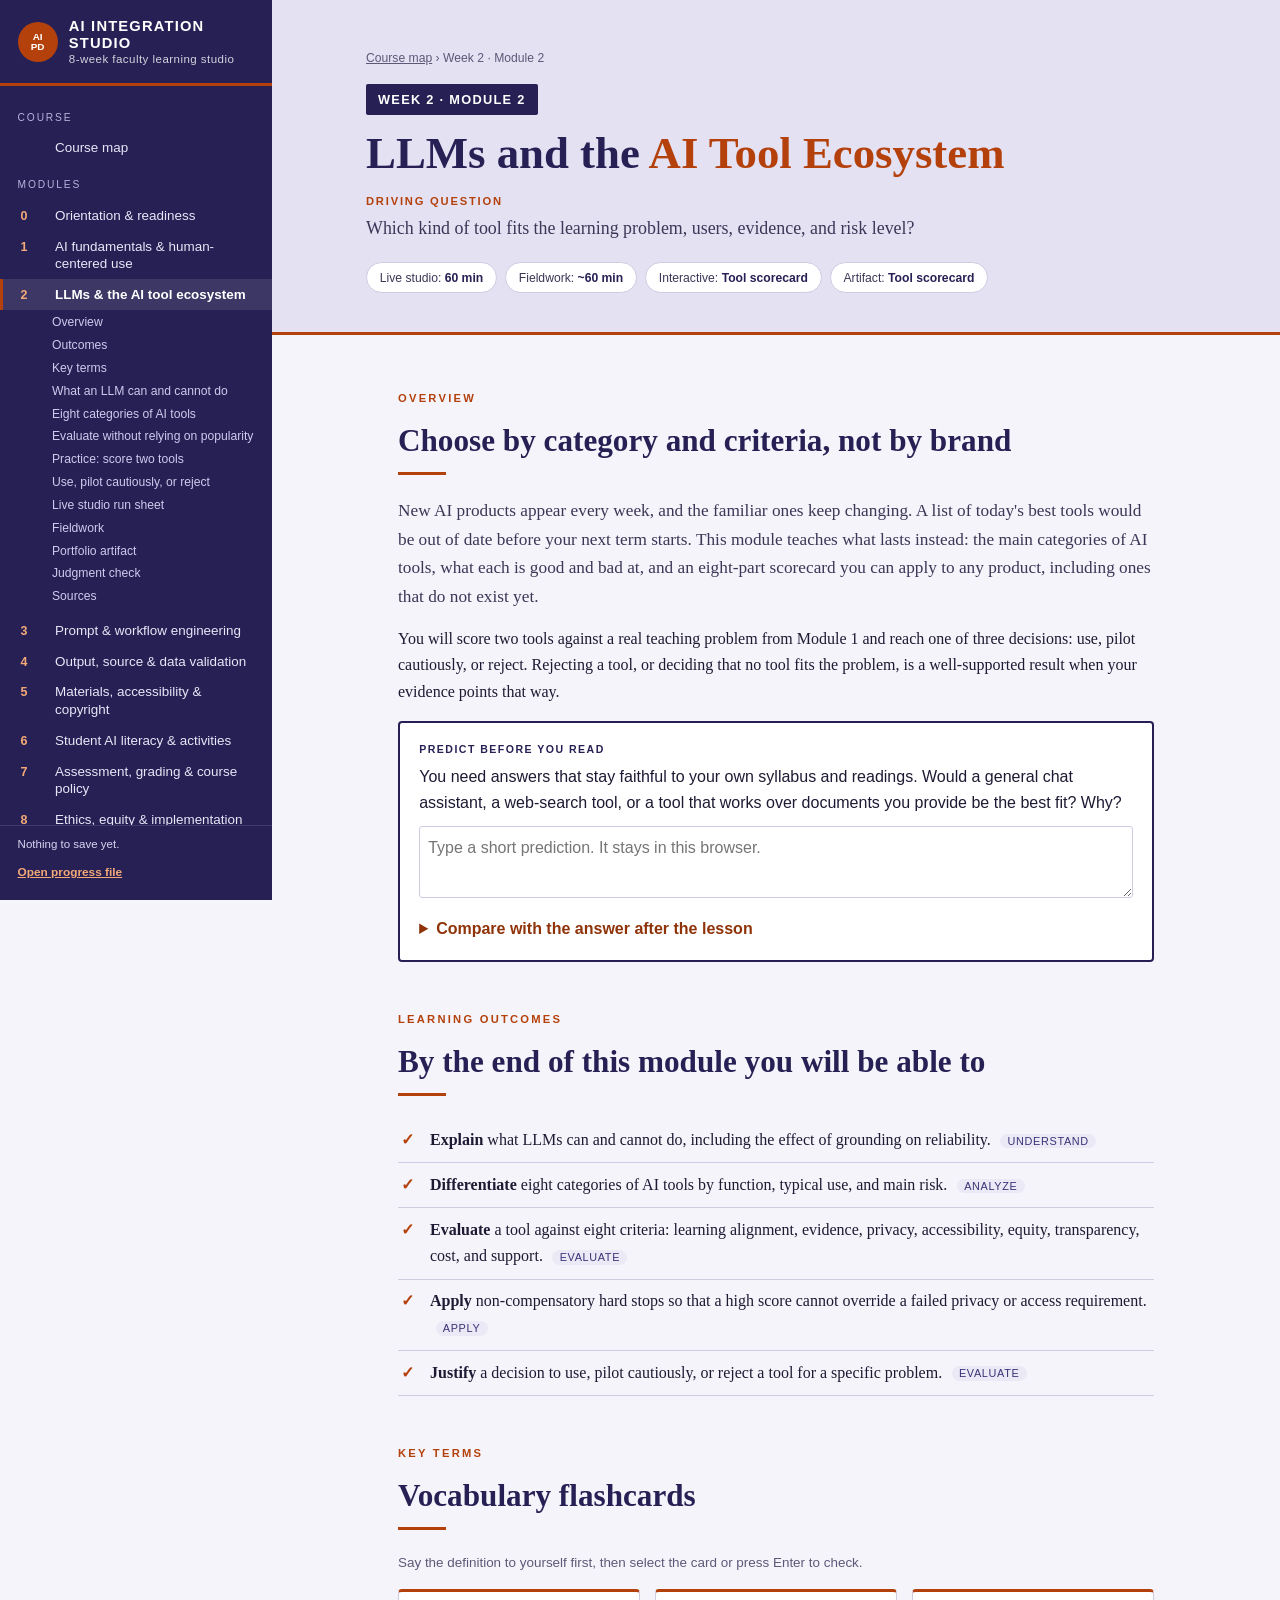
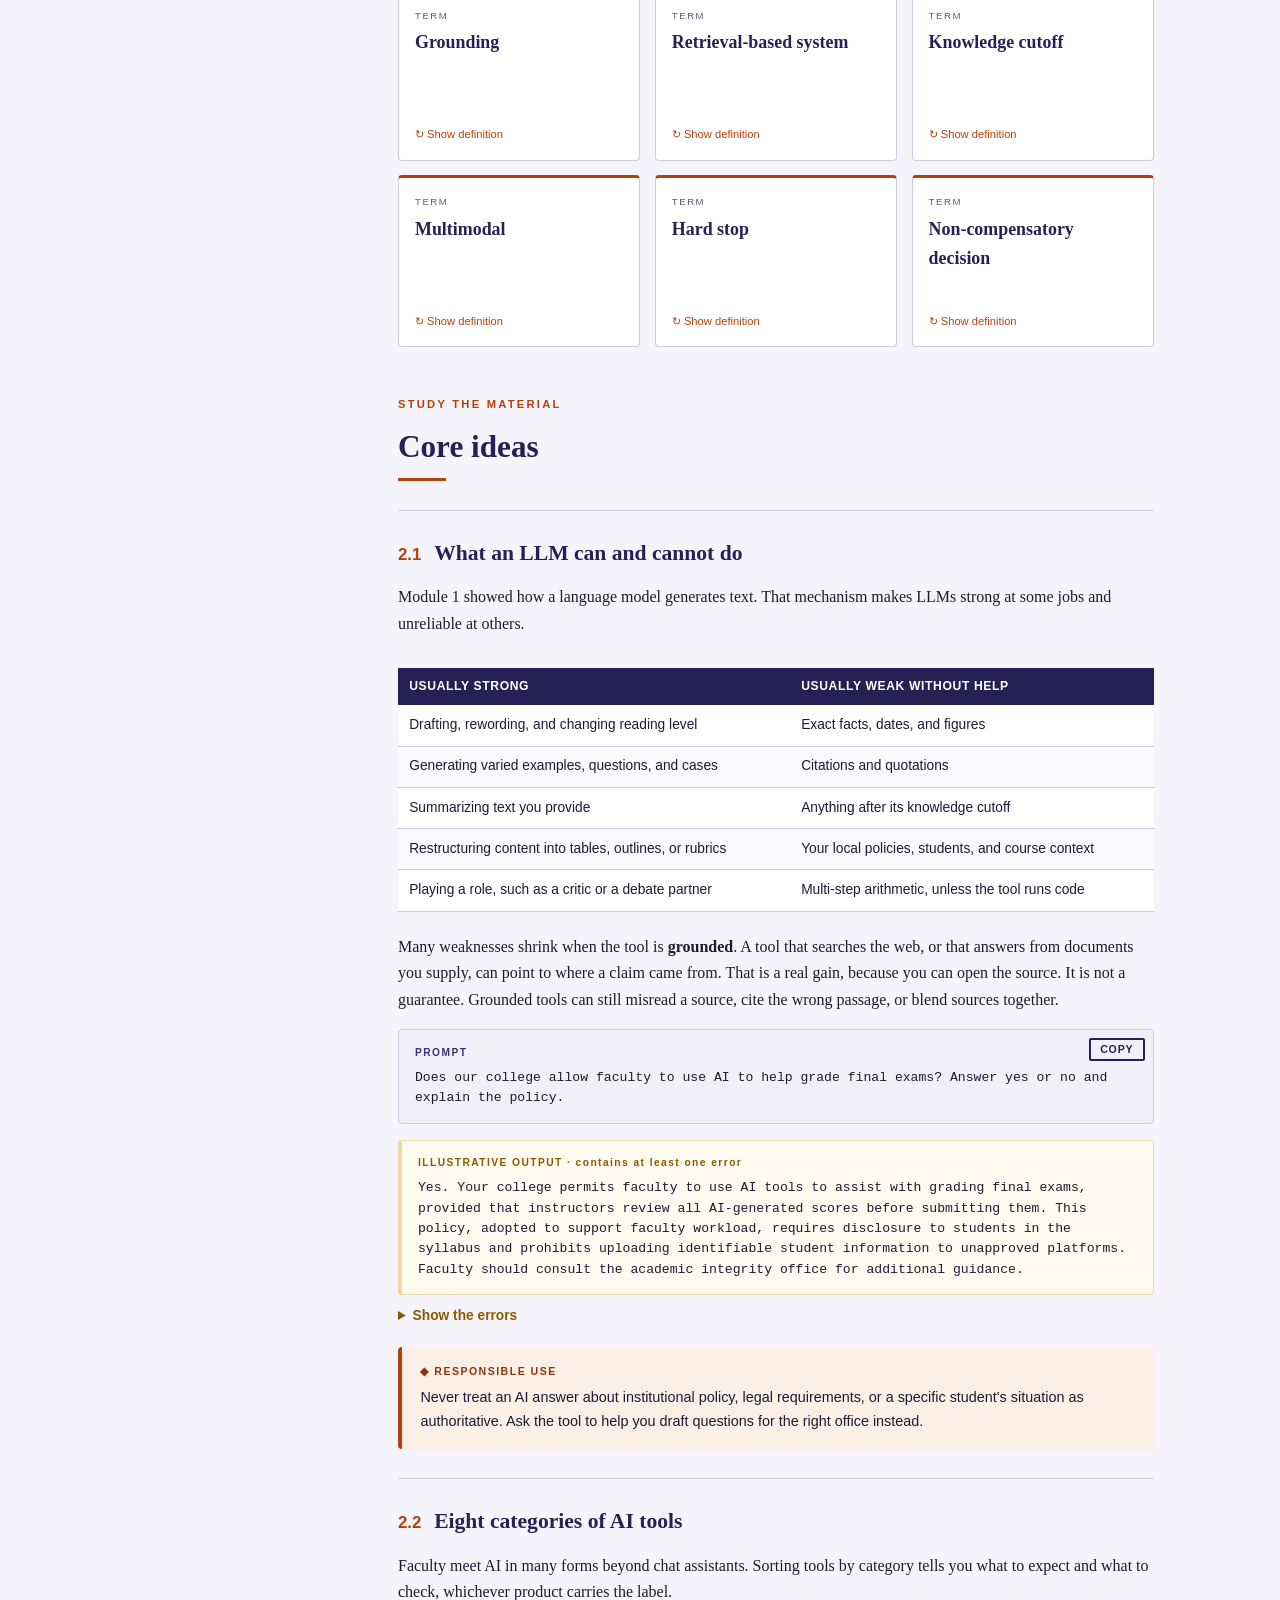
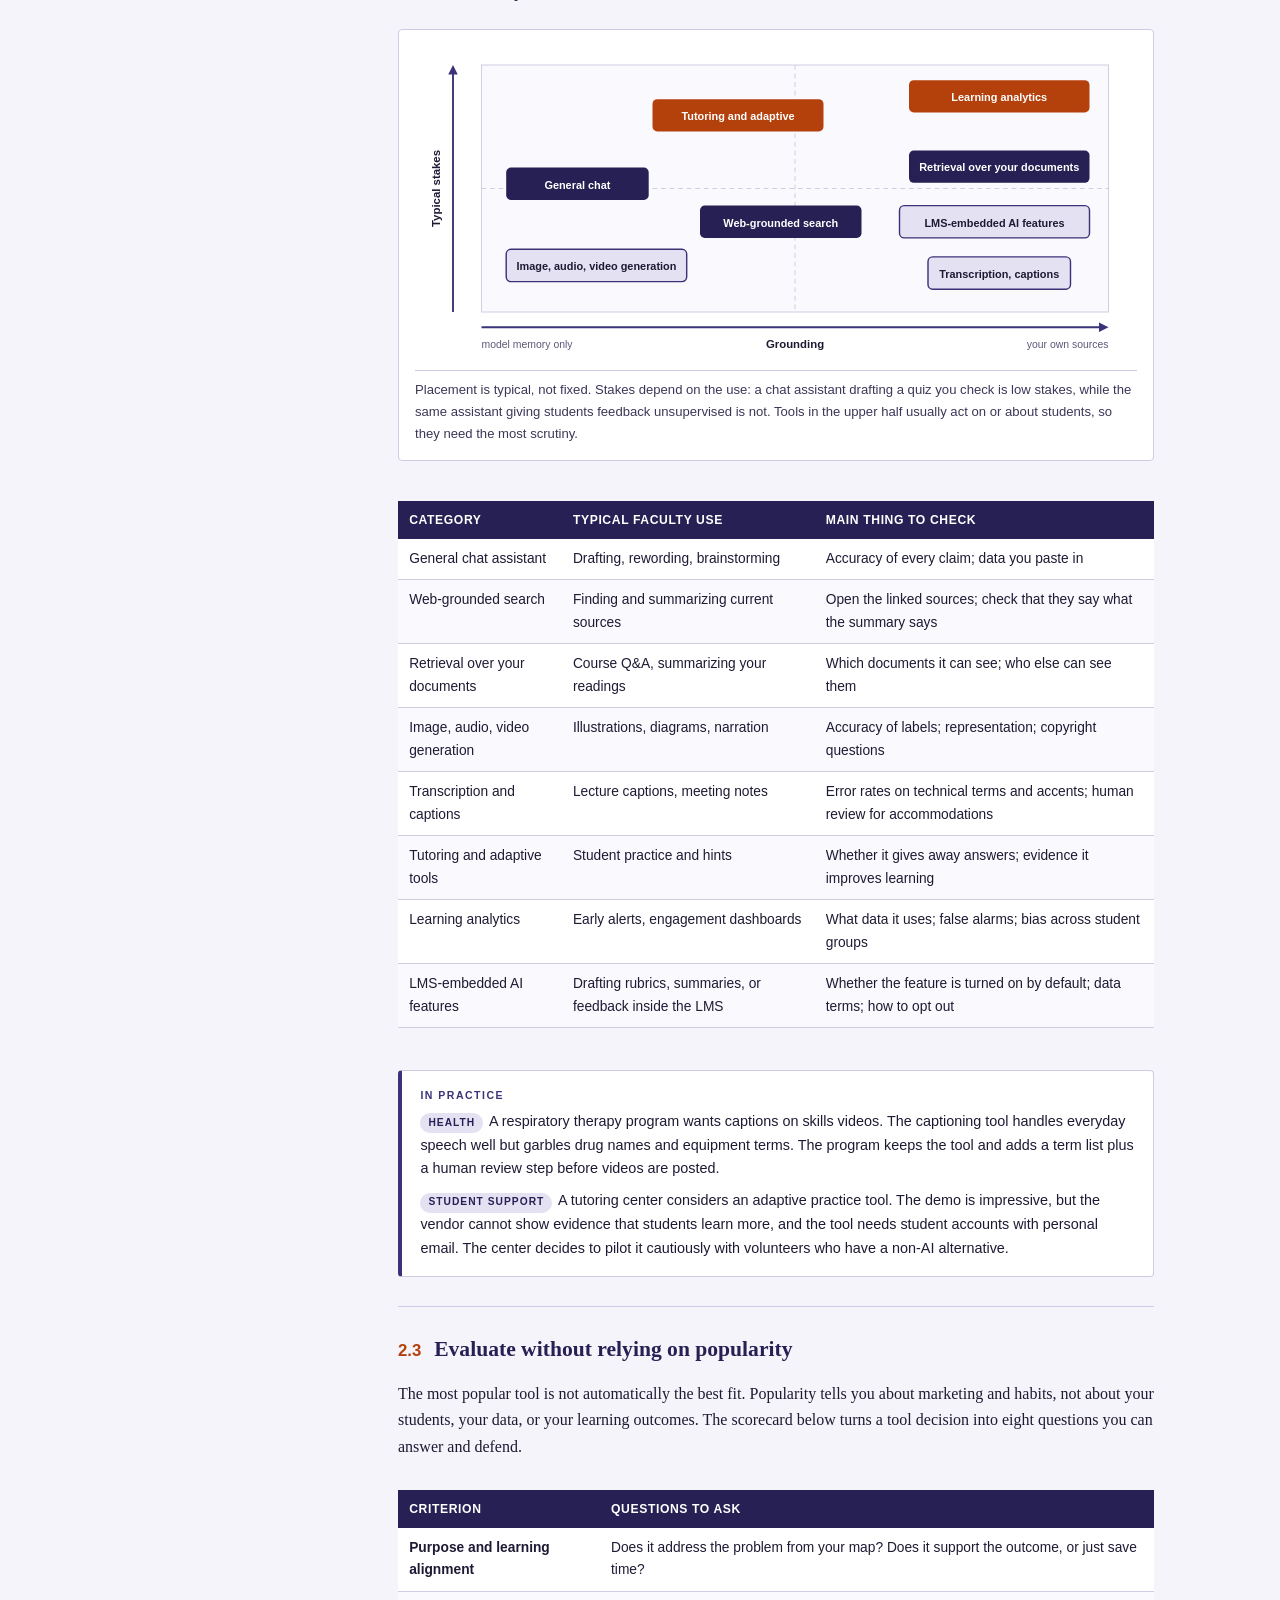
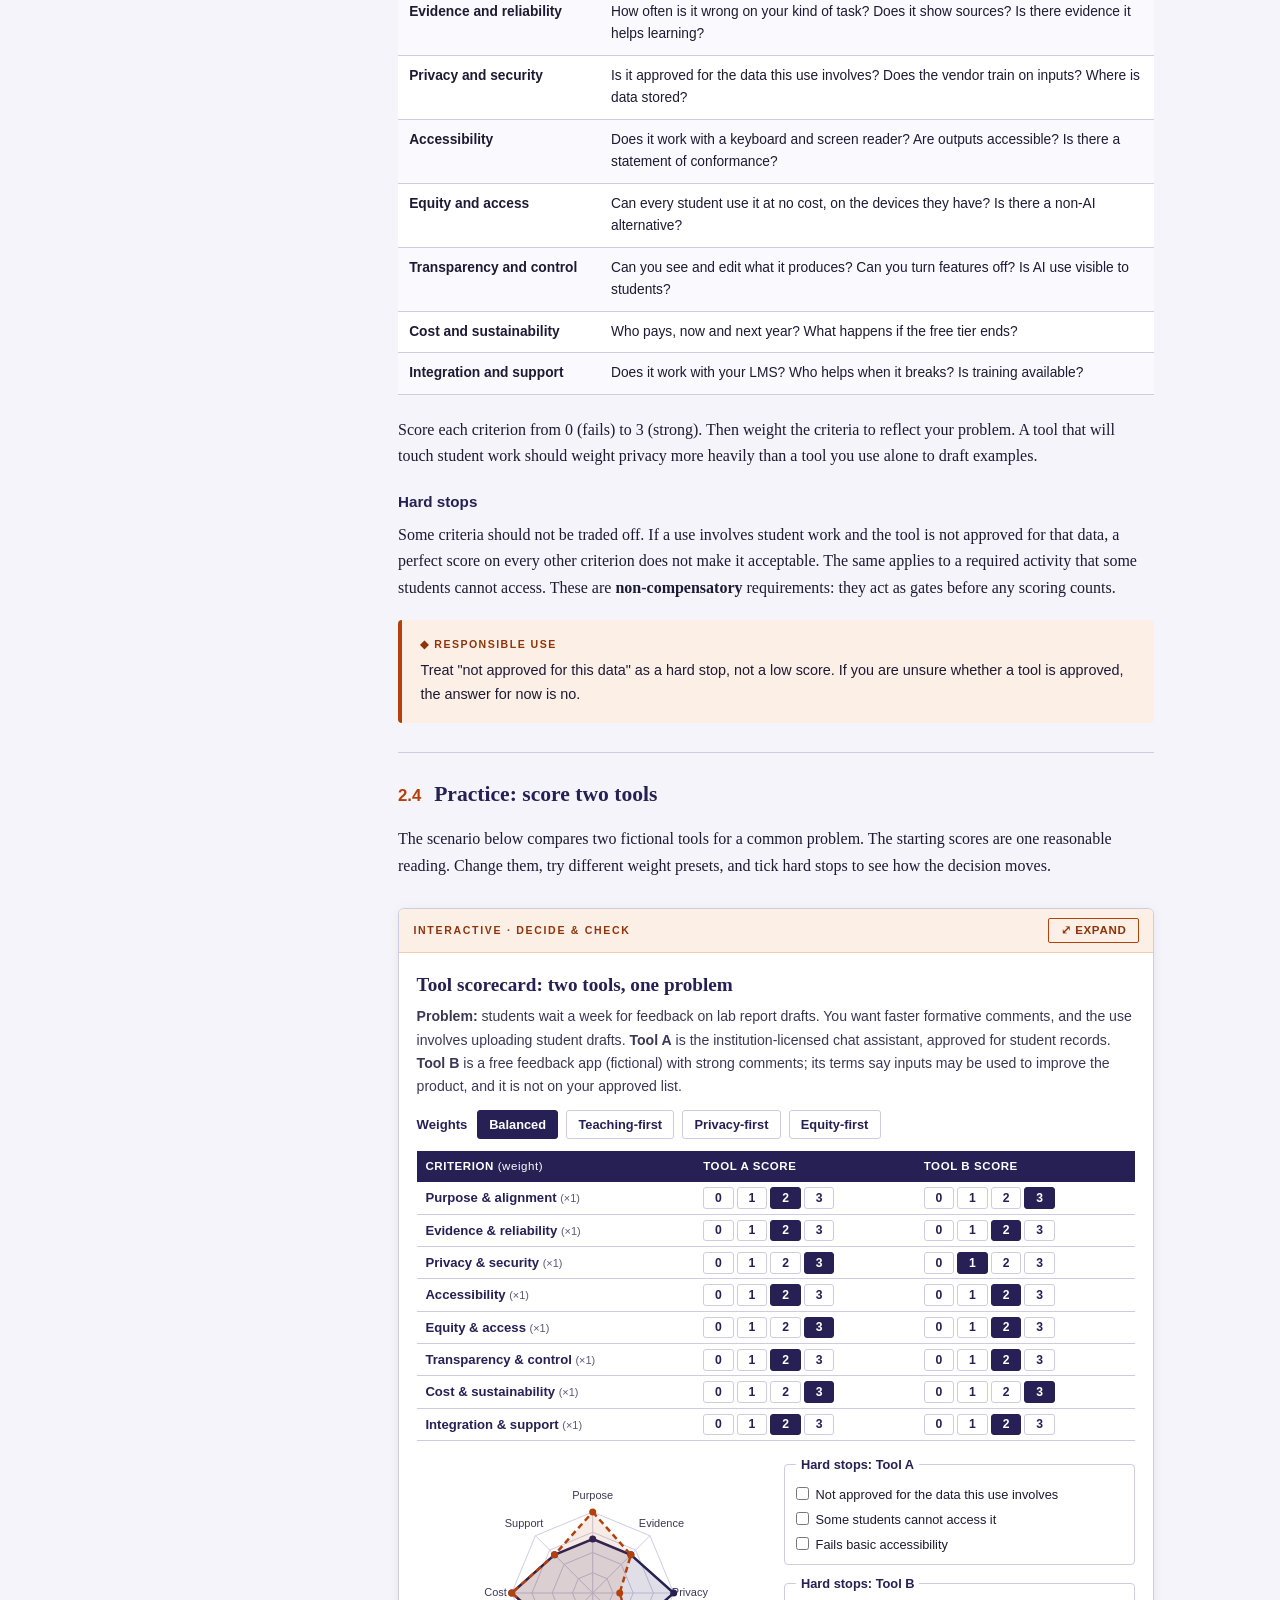
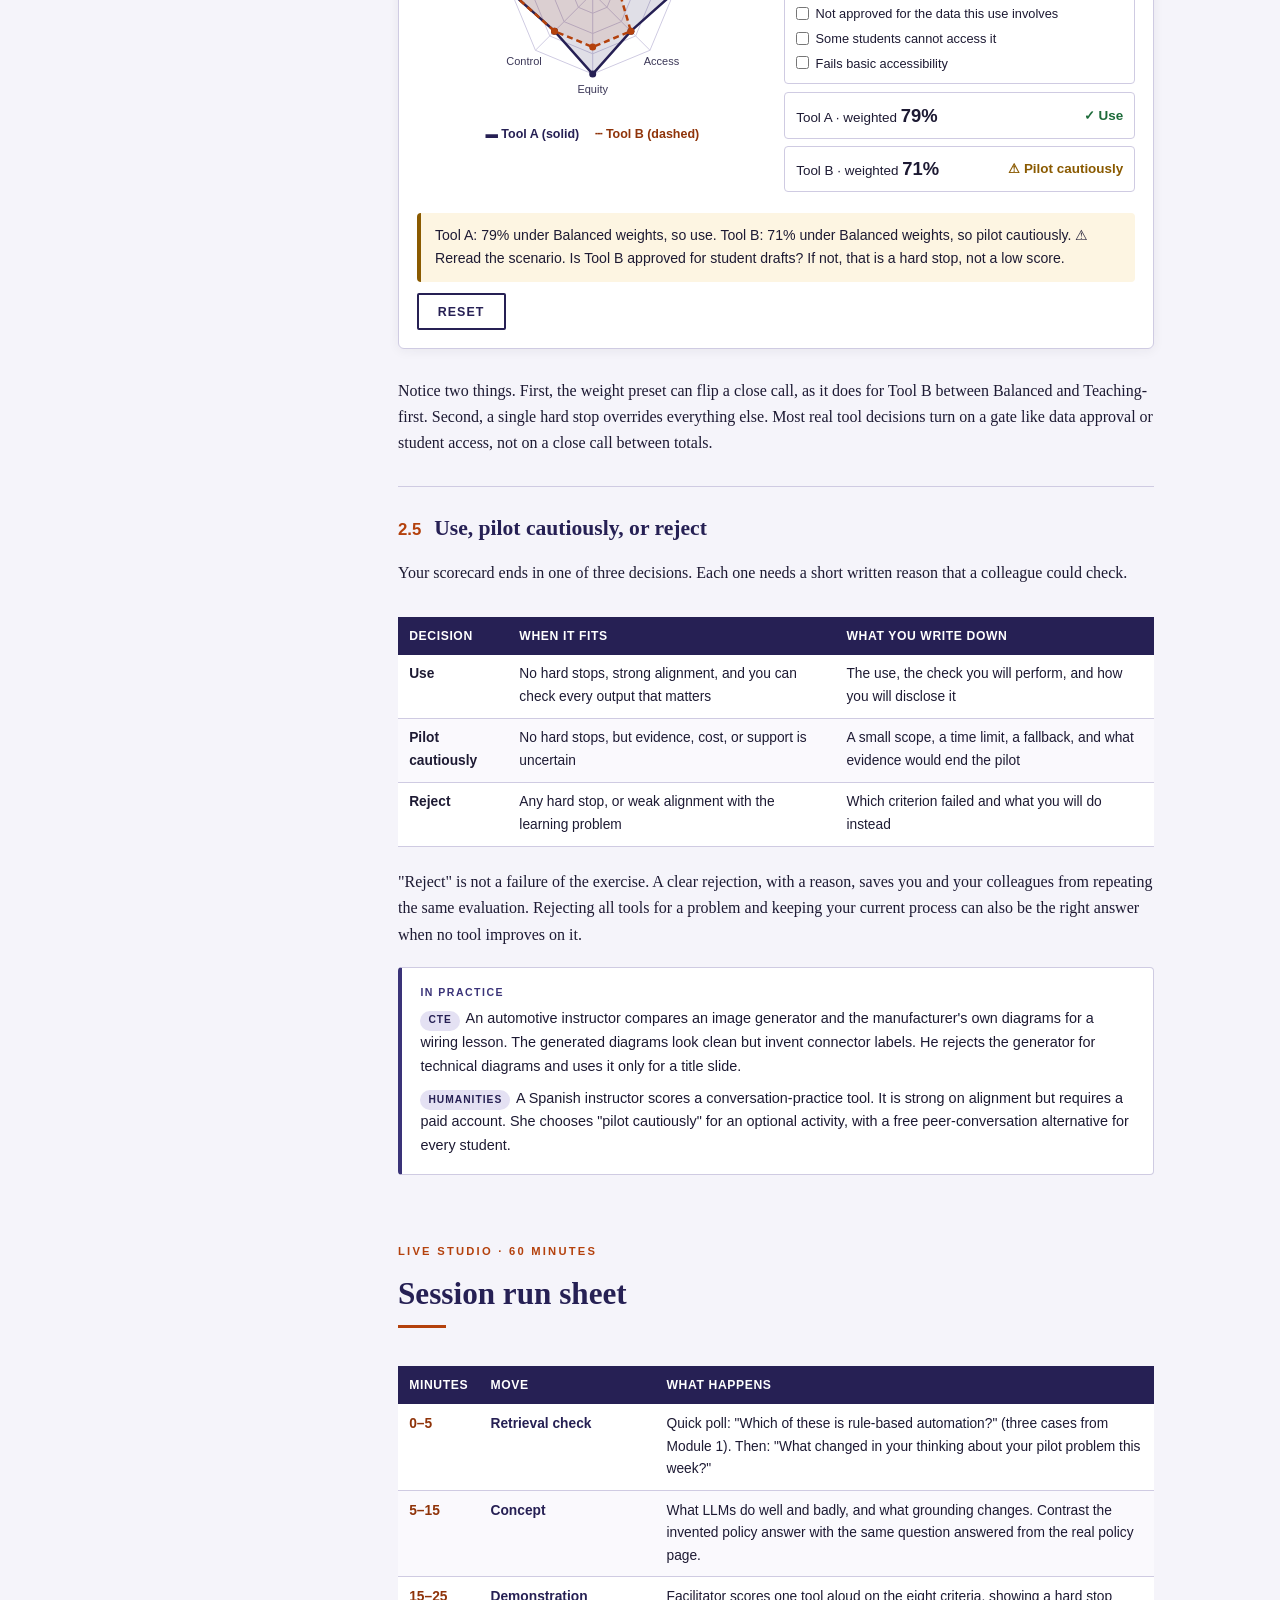
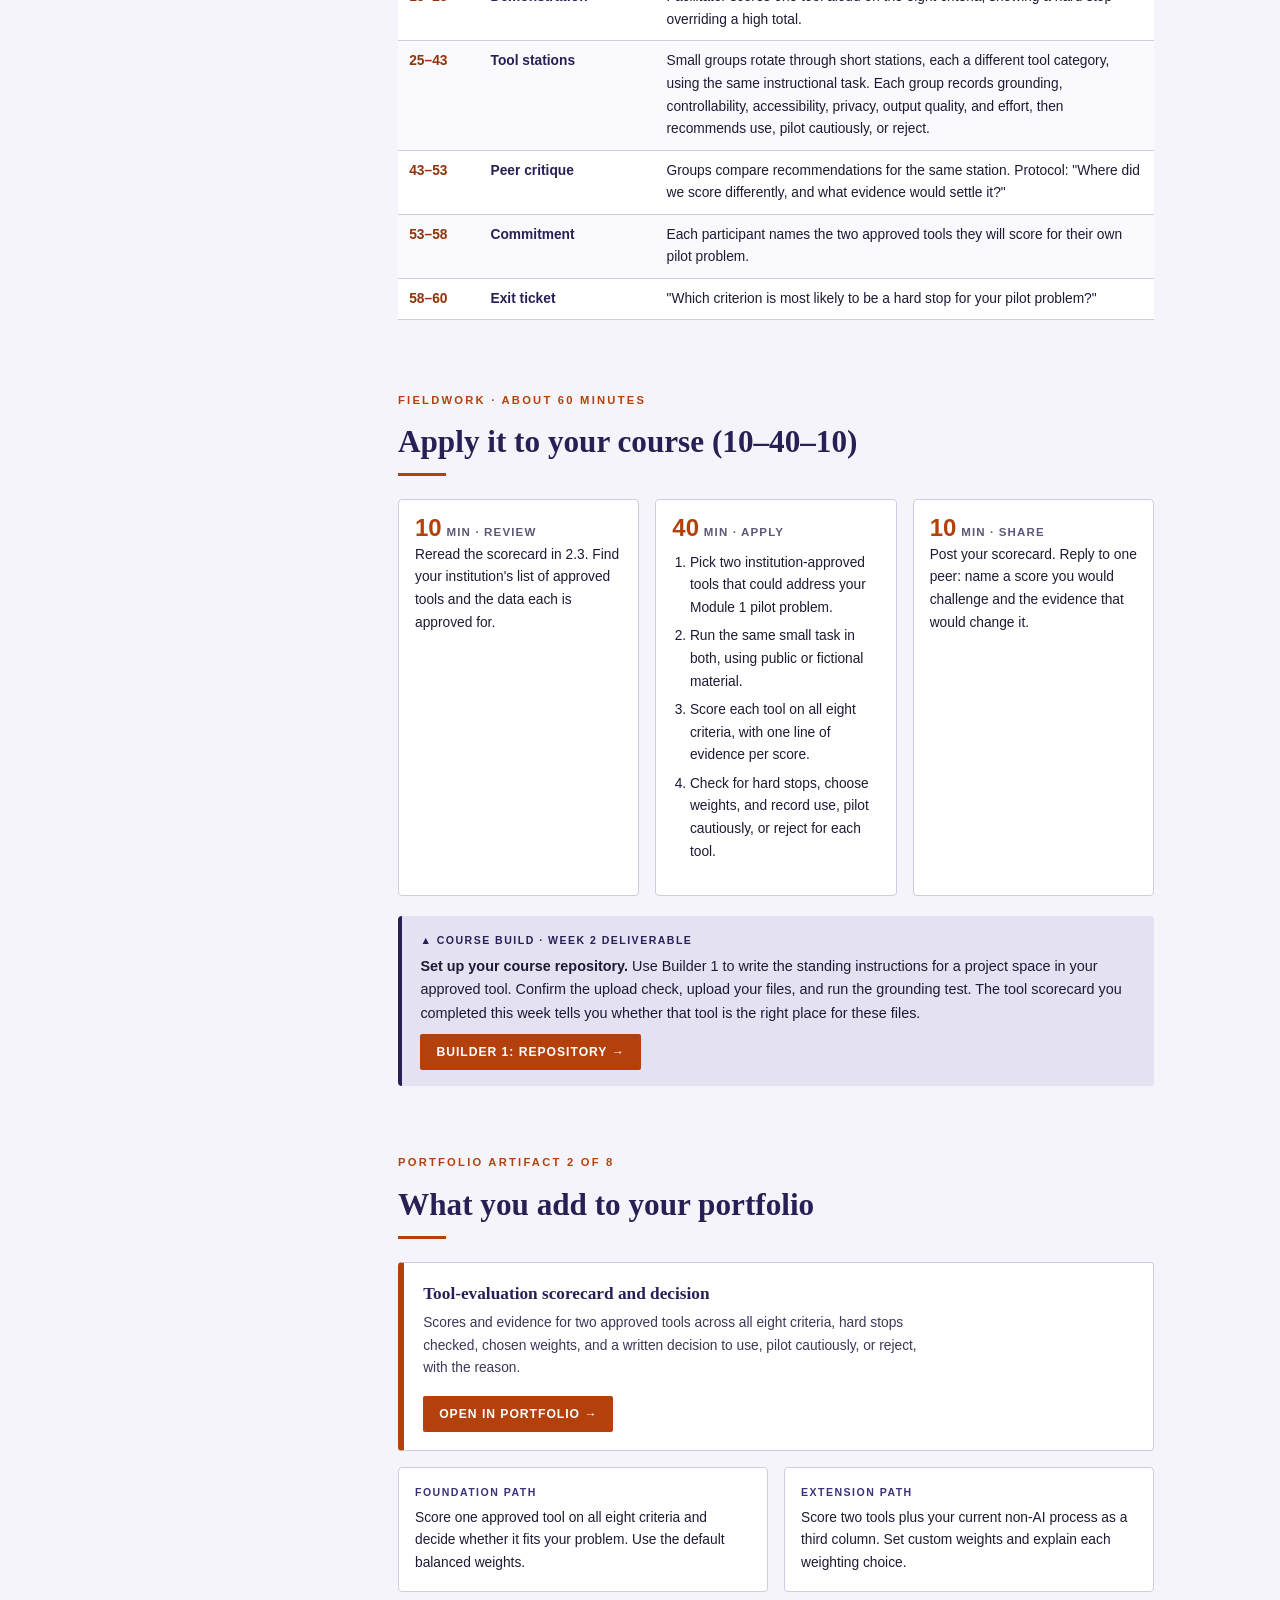
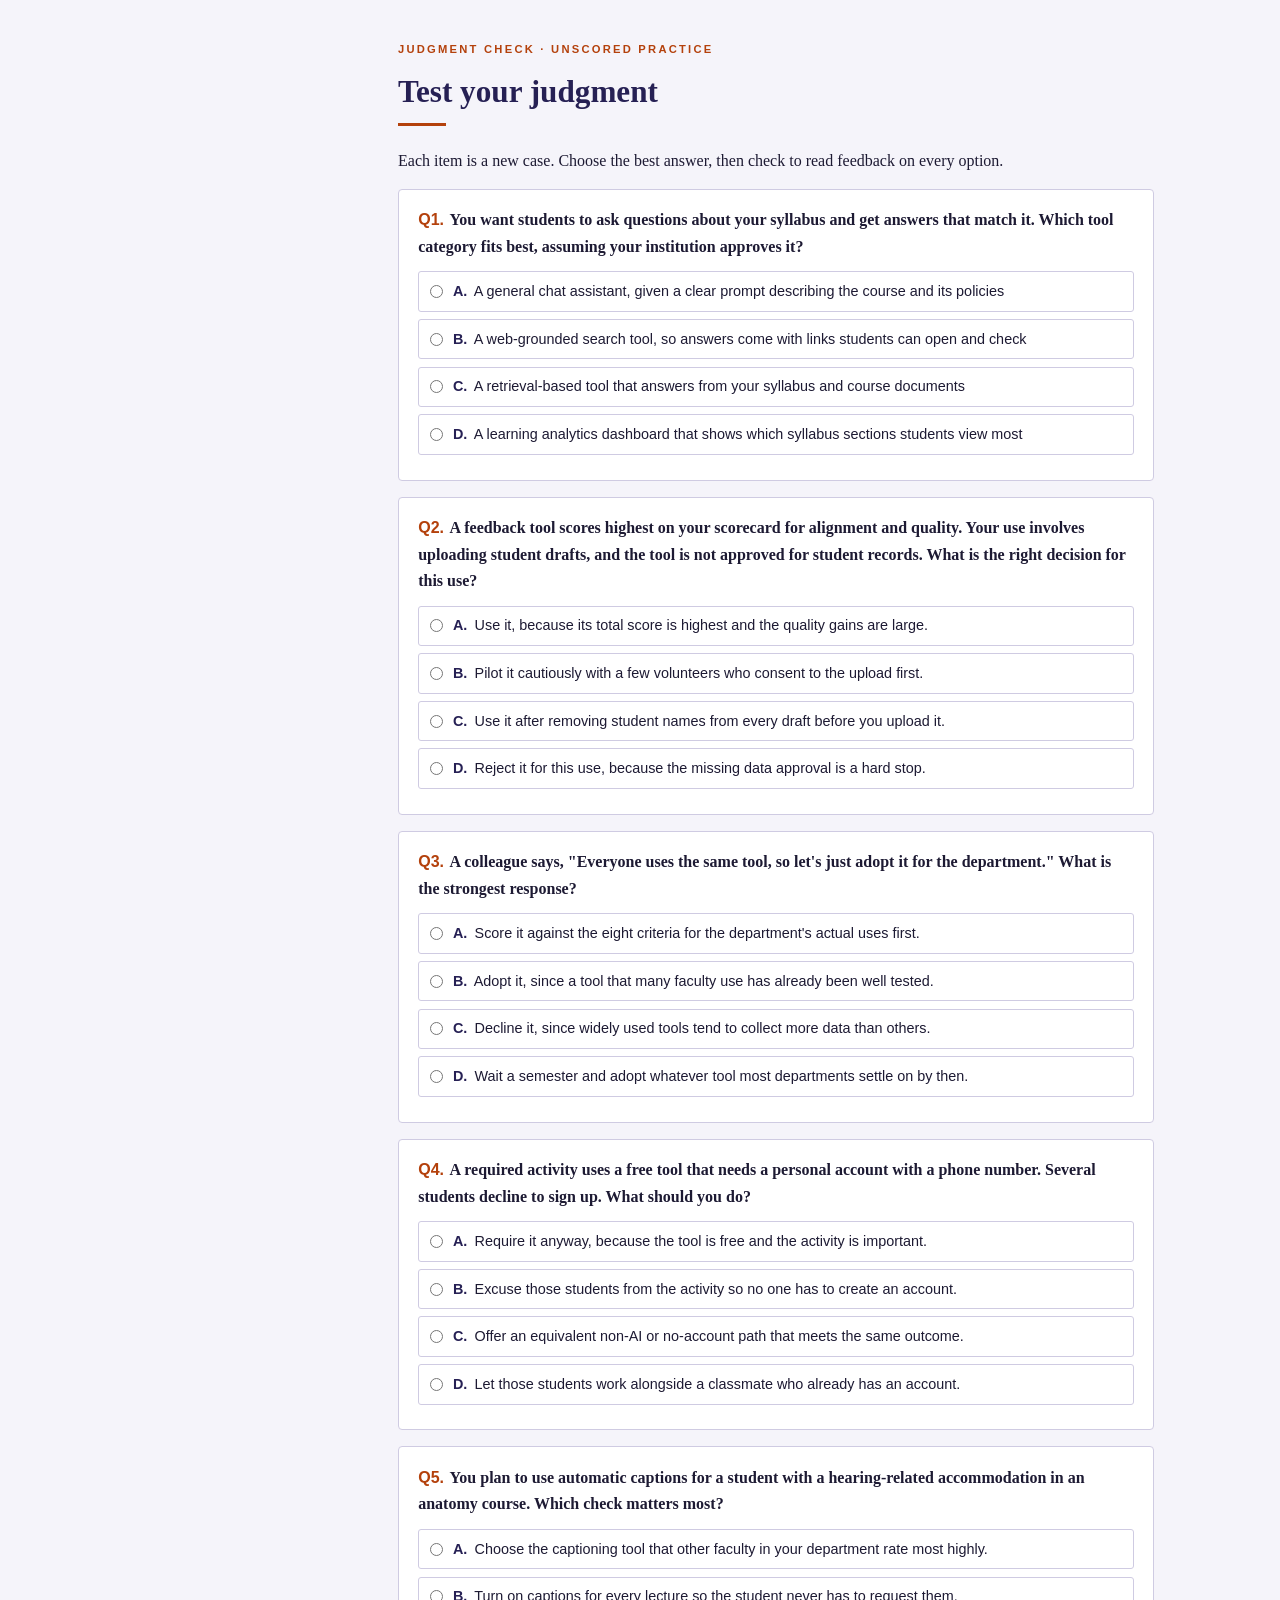
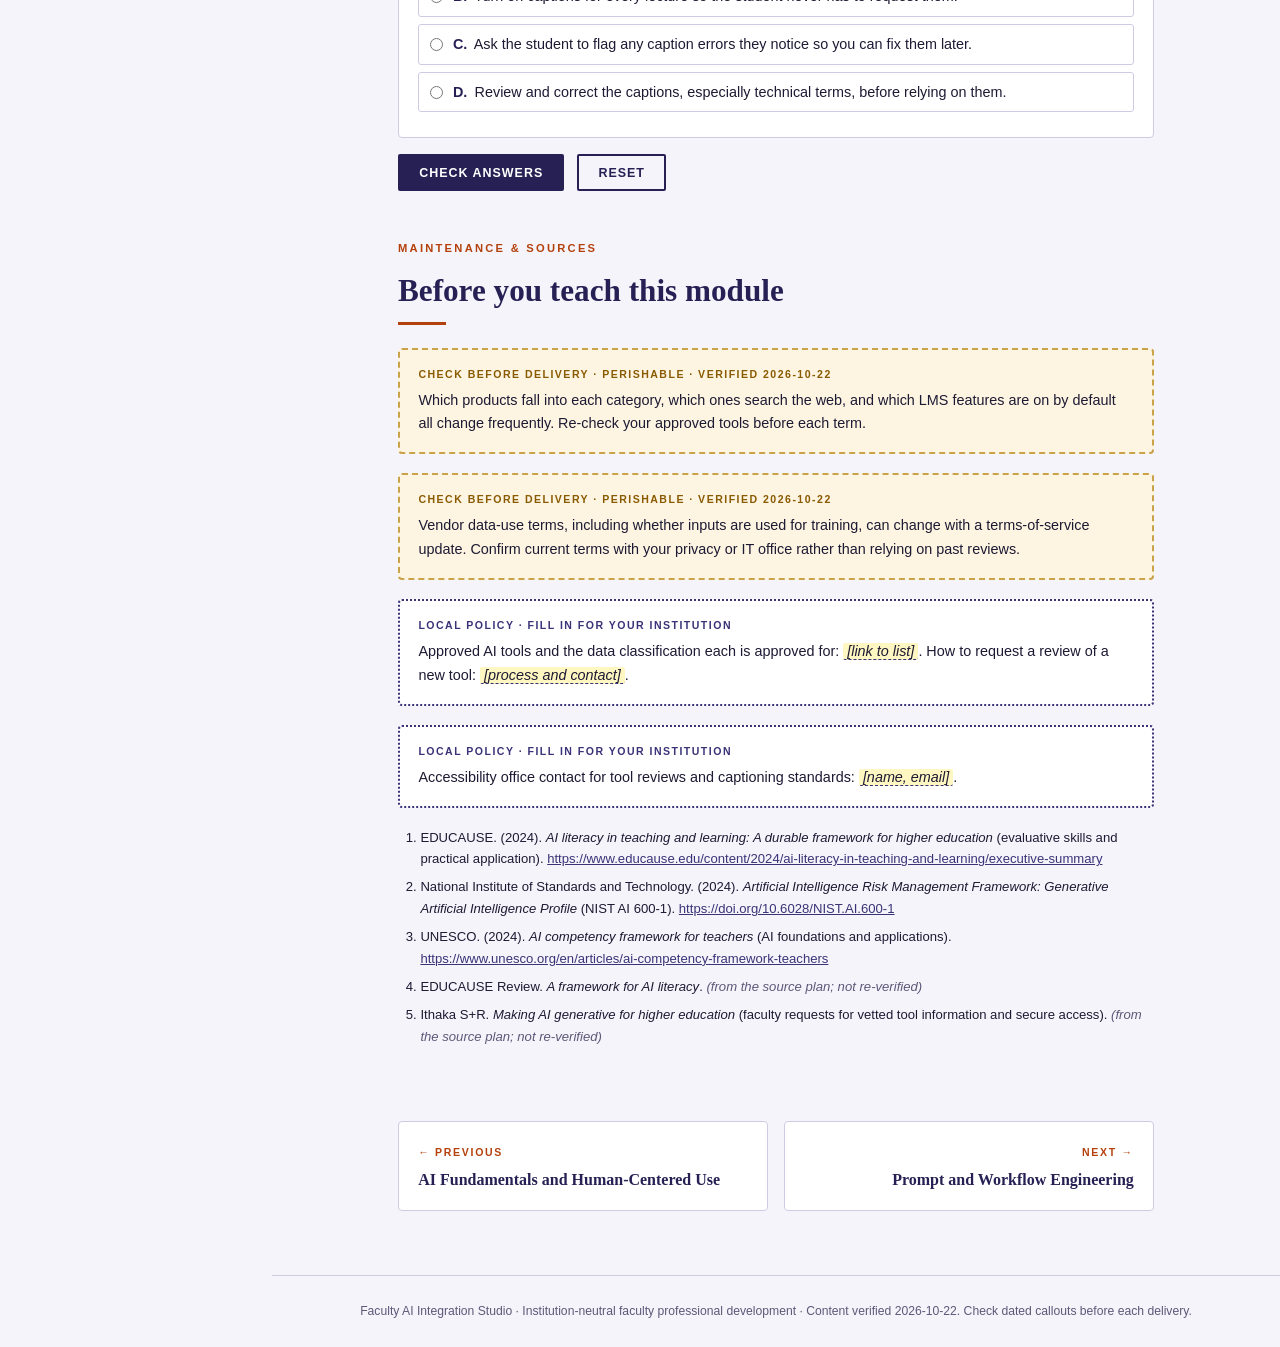
<file: lesson02.html>
<!DOCTYPE html>
<html lang="en">
<head>
<meta charset="UTF-8">
<meta name="viewport" content="width=device-width, initial-scale=1.0">
<title>Module 2: LLMs and the AI Tool Ecosystem | Faculty AI Integration Studio</title>
<meta name="description" content="Which kind of tool fits the learning problem, users, evidence, and risk level?">
<link rel="stylesheet" href="fai.css">
<style>#w2 .w2-presets { display: flex; gap: .6rem; align-items: center; flex-wrap: wrap; margin-bottom: .7rem; }
#w2 .w2-lab { font-weight: 700; color: var(--ink); font-size: .82rem; }
#w2 .w2-tablewrap { overflow-x: auto; }
#w2 .w2-table { width: 100%; border-collapse: collapse; font-size: .82rem; }
#w2 .w2-table th { text-align: left; background: var(--ink); color: #fff; padding: .4rem .55rem; font-size: .72rem; letter-spacing: .05em; text-transform: uppercase; }
#w2 .w2-wt { text-transform: none; font-weight: 400; }
#w2 .w2-table td { border-bottom: 1px solid var(--border); padding: .3rem .55rem; vertical-align: middle; }
#w2 .w2-table td:first-child { font-weight: 700; color: var(--ink); }
#w2 .w2-table td:first-child small { font-weight: 400; color: var(--muted); }
#w2 .w2-sc { display: flex; gap: .2rem; }
#w2 .w2-sc .ch { padding: .18rem .5rem !important; min-width: 1.9rem; font-size: .76rem !important; }
#w2 .w2-sc .ch.zero[aria-pressed="true"] { background: var(--wrong); border-color: var(--wrong); }
#w2 .w2-lower { display: flex; gap: 1rem; flex-wrap: wrap; margin-top: .8rem; }
#w2 .w2-chart { flex: 1 1 280px; min-width: 0; }
#w2 #w2-cvs { width: 100%; height: 270px; display: block; }
#w2 .w2-legend { font-size: .78rem; text-align: center; }
#w2 .w2-la { color: var(--ink); font-weight: 700; margin-right: .8rem; }
#w2 .w2-lb { color: var(--accent-dark); font-weight: 700; }
#w2 .w2-side { flex: 1 1 280px; min-width: 0; }
#w2 .w2-hs { border: 1px solid var(--border); border-radius: 4px; padding: .45rem .7rem; margin-bottom: .5rem; font-size: .8rem; }
#w2 .w2-hs legend { font-weight: 700; color: var(--ink); padding: 0 .3rem; }
#w2 .w2-hs label { display: flex; gap: .4rem; align-items: flex-start; padding: .12rem 0; }
#w2 .w2-hs input { margin-top: .2rem; accent-color: var(--accent); }
#w2 .w2-v { display: flex; justify-content: space-between; gap: .5rem; align-items: center; border: 1px solid var(--border); border-radius: 4px; padding: .45rem .7rem; margin-bottom: .4rem; font-size: .84rem; }
#w2 .w2-v b { font-family: var(--narrow); font-size: 1.15rem; }
#w2 .w2-v .use { color: var(--correct); font-weight: 700; } #w2 .w2-v .pilot { color: var(--caution); font-weight: 700; } #w2 .w2-v .rej { color: var(--wrong); font-weight: 700; }
</style>
</head>
<body>
<a class="skip" href="#main">Skip to content</a>
<button class="menu-btn" type="button" aria-expanded="false" aria-label="Open course menu">☰ Menu</button>
<nav class="side" aria-label="Course navigation"><a class="side-brand" href="index.html"><span class="side-seal">AI<br>PD</span><span class="side-title">AI Integration Studio<small>8-week faculty learning studio</small></span></a><nav aria-label="Pages"><ul></ul><div class="side-group">Course</div><ul><li><a class="nl" href="index.html"><span class="nn"></span><span>Course map</span></a></li></ul><div class="side-group">Modules</div><ul><li><a class="nl" href="lesson00.html"><span class="nn">0</span><span>Orientation & readiness</span></a></li><li><a class="nl" href="lesson01.html"><span class="nn">1</span><span>AI fundamentals & human-centered use</span></a></li><li><a class="nl" href="lesson02.html" aria-current="page"><span class="nn">2</span><span>LLMs & the AI tool ecosystem</span></a><div class="toc"><a href="#overview">Overview</a><a href="#outcomes">Outcomes</a><a href="#terms">Key terms</a><a href="#s1">What an LLM can and cannot do</a><a href="#s2">Eight categories of AI tools</a><a href="#s3">Evaluate without relying on popularity</a><a href="#s4">Practice: score two tools</a><a href="#s5">Use, pilot cautiously, or reject</a><a href="#studio">Live studio run sheet</a><a href="#fieldwork">Fieldwork</a><a href="#artifact">Portfolio artifact</a><a href="#check">Judgment check</a><a href="#sources">Sources</a></div></li><li><a class="nl" href="lesson03.html"><span class="nn">3</span><span>Prompt & workflow engineering</span></a></li><li><a class="nl" href="lesson04.html"><span class="nn">4</span><span>Output, source & data validation</span></a></li><li><a class="nl" href="lesson05.html"><span class="nn">5</span><span>Materials, accessibility & copyright</span></a></li><li><a class="nl" href="lesson06.html"><span class="nn">6</span><span>Student AI literacy & activities</span></a></li><li><a class="nl" href="lesson07.html"><span class="nn">7</span><span>Assessment, grading & course policy</span></a></li><li><a class="nl" href="lesson08.html"><span class="nn">8</span><span>Ethics, equity & implementation</span></a></li></ul><div class="side-group">Toolkit</div><ul><li><a class="nl" href="builders.html"><span class="nn">B</span><span>Course Build Studio</span></a></li><li><a class="nl" href="portfolio.html"><span class="nn">★</span><span>AI Integration Portfolio</span></a></li><li><a class="nl" href="facilitator.html"><span class="nn">F</span><span>Facilitator guide</span></a></li><li><a class="nl" href="resources.html"><span class="nn">R</span><span>Resource kit & sources</span></a></li></ul></nav><div class="side-prog" data-prog-box role="status"><span class="sp-status"></span><button type="button" class="sp-link" data-prog="open">Open progress file</button><input type="file" accept=".json,application/json" class="sr" data-prog-input tabindex="-1" aria-hidden="true"></div></nav>
<div class="page">
<header class="lesson-hero"><div class="lesson-hero-inner">
<p class="crumb"><a href="index.html">Course map</a> &rsaquo; <span>Week 2 · Module 2</span></p>
<span class="badge-lg">Week 2 · Module 2</span>
<h1>LLMs and the <span>AI Tool Ecosystem</span></h1>
<p class="lede"><span class="dq">Driving question</span>Which kind of tool fits the learning problem, users, evidence, and risk level?</p>
<div class="chips"><span class="chip">Live studio: <strong>60 min</strong></span><span class="chip">Fieldwork: <strong>~60 min</strong></span><span class="chip">Interactive: <strong>Tool scorecard</strong></span><span class="chip">Artifact: <strong>Tool scorecard</strong></span></div></div></header>
<main class="wrap" id="main">
<section class="block" id="overview"><p class="eyebrow">Overview</p><h2 class="h2">Choose by category and criteria, not by brand</h2><div class="rule"></div><p class="lead">New AI products appear every week, and the familiar ones keep changing. A list of today's best tools would be out of date before your next term starts. This module teaches what lasts instead: the main categories of AI tools, what each is good and bad at, and an eight-part scorecard you can apply to any product, including ones that do not exist yet.</p>
<p>You will score two tools against a real teaching problem from Module 1 and reach one of three decisions: use, pilot cautiously, or reject. Rejecting a tool, or deciding that no tool fits the problem, is a well-supported result when your evidence points that way.</p>
<div class="predict"><b class="lbl">Predict before you read</b><p>You need answers that stay faithful to your own syllabus and readings. Would a general chat assistant, a web-search tool, or a tool that works over documents you provide be the best fit? Why?</p><label class="sr" for="pred">Your prediction</label><textarea id="pred" placeholder="Type a short prediction. It stays in this browser."></textarea><details><summary>Compare with the answer after the lesson</summary><p>A tool that retrieves from documents you provide is usually the best fit, if your institution approves it for those materials. A general chat assistant answers from training patterns and may contradict your syllabus. A web-search tool grounds answers in public pages, which may not match your course. Even with your own documents, check the answers: retrieval reduces errors but does not remove them.</p></details></div>
</section>
<section class="block" id="outcomes"><p class="eyebrow">Learning outcomes</p><h2 class="h2">By the end of this module you will be able to</h2><div class="rule"></div><ul class="objectives"><li><strong>Explain</strong> what LLMs can and cannot do, including the effect of grounding on reliability. <em class="bloom">Understand</em></li><li><strong>Differentiate</strong> eight categories of AI tools by function, typical use, and main risk. <em class="bloom">Analyze</em></li><li><strong>Evaluate</strong> a tool against eight criteria: learning alignment, evidence, privacy, accessibility, equity, transparency, cost, and support. <em class="bloom">Evaluate</em></li><li><strong>Apply</strong> non-compensatory hard stops so that a high score cannot override a failed privacy or access requirement. <em class="bloom">Apply</em></li><li><strong>Justify</strong> a decision to use, pilot cautiously, or reject a tool for a specific problem. <em class="bloom">Evaluate</em></li></ul></section>
<section class="block" id="terms"><p class="eyebrow">Key terms</p><h2 class="h2">Vocabulary flashcards</h2><div class="rule"></div><p class="flip-hint-top">Say the definition to yourself first, then select the card or press Enter to check.</p><div class="vocab-grid"><button type="button" class="flip-card" aria-pressed="false"><div class="flip-inner"><div class="flip-face flip-front"><span class="vlabel">Term</span><div class="vterm">Grounding</div><span class="fhint">↻ Show definition</span></div><div class="flip-face flip-back"><span class="vlabel">Definition</span><div class="vdef">Connecting a model's answer to specific sources, such as web pages or documents you provide, so claims can be traced and checked.</div></div></div></button><button type="button" class="flip-card" aria-pressed="false"><div class="flip-inner"><div class="flip-face flip-front"><span class="vlabel">Term</span><div class="vterm">Retrieval-based system</div><span class="fhint">↻ Show definition</span></div><div class="flip-face flip-back"><span class="vlabel">Definition</span><div class="vdef">A tool that searches a set of documents first and then has the model answer using the passages it found. Sometimes called RAG (retrieval-augmented generation).</div></div></div></button><button type="button" class="flip-card" aria-pressed="false"><div class="flip-inner"><div class="flip-face flip-front"><span class="vlabel">Term</span><div class="vterm">Knowledge cutoff</div><span class="fhint">↻ Show definition</span></div><div class="flip-face flip-back"><span class="vlabel">Definition</span><div class="vdef">The date after which a model has no training data. Without search, it cannot know newer facts or policies.</div></div></div></button><button type="button" class="flip-card" aria-pressed="false"><div class="flip-inner"><div class="flip-face flip-front"><span class="vlabel">Term</span><div class="vterm">Multimodal</div><span class="fhint">↻ Show definition</span></div><div class="flip-face flip-back"><span class="vlabel">Definition</span><div class="vdef">Able to take in or produce more than one kind of content, such as text, images, and audio.</div></div></div></button><button type="button" class="flip-card" aria-pressed="false"><div class="flip-inner"><div class="flip-face flip-front"><span class="vlabel">Term</span><div class="vterm">Hard stop</div><span class="fhint">↻ Show definition</span></div><div class="flip-face flip-back"><span class="vlabel">Definition</span><div class="vdef">A requirement that a tool must meet regardless of its other strengths, such as approval for the data a use involves.</div></div></div></button><button type="button" class="flip-card" aria-pressed="false"><div class="flip-inner"><div class="flip-face flip-front"><span class="vlabel">Term</span><div class="vterm">Non-compensatory decision</div><span class="fhint">↻ Show definition</span></div><div class="flip-face flip-back"><span class="vlabel">Definition</span><div class="vdef">A decision rule in which a strength in one area cannot make up for a failure in another.</div></div></div></button></div></section>
<section class="block"><p class="eyebrow">Study the material</p><h2 class="h2">Core ideas</h2><div class="rule"></div>
<div class="cs" id="s1"><div class="cs-head"><span class="cs-num">2.1</span><h3>What an LLM can and cannot do</h3></div>
<p>Module 1 showed how a language model generates text. That mechanism makes LLMs strong at some jobs and unreliable at others.</p>
<div class="tscroll"><table class="t"><thead><tr><th>Usually strong</th><th>Usually weak without help</th></tr></thead><tbody>
<tr><td>Drafting, rewording, and changing reading level</td><td>Exact facts, dates, and figures</td></tr>
<tr><td>Generating varied examples, questions, and cases</td><td>Citations and quotations</td></tr>
<tr><td>Summarizing text you provide</td><td>Anything after its knowledge cutoff</td></tr>
<tr><td>Restructuring content into tables, outlines, or rubrics</td><td>Your local policies, students, and course context</td></tr>
<tr><td>Playing a role, such as a critic or a debate partner</td><td>Multi-step arithmetic, unless the tool runs code</td></tr>
</tbody></table></div>
<p>Many weaknesses shrink when the tool is <strong>grounded</strong>. A tool that searches the web, or that answers from documents you supply, can point to where a claim came from. That is a real gain, because you can open the source. It is not a guarantee. Grounded tools can still misread a source, cite the wrong passage, or blend sources together.</p>
<div class="prompt" data-copy>Does our college allow faculty to use AI to help grade final exams? Answer yes or no and explain the policy.</div>
<div class="output flawed">Yes. Your college permits faculty to use AI tools to assist with grading final exams, provided that instructors review all AI-generated scores before submitting them. This policy, adopted to support faculty workload, requires disclosure to students in the syllabus and prohibits uploading identifiable student information to unapproved platforms. Faculty should consult the academic integrity office for additional guidance.</div>
<details class="flaw-reveal"><summary>Show the errors</summary><p>The model has no access to your college's policy. It produced a plausible policy by blending common patterns, then stated it as fact about "your college." The sensible details, such as human review and no student data in unapproved tools, make the invention more convincing, not less. Questions about local rules need local sources: your policy page, your chair, or your teaching center.</p></details>
<div class="callout guard"><b class="lbl">Responsible use</b><p>Never treat an AI answer about institutional policy, legal requirements, or a specific student's situation as authoritative. Ask the tool to help you draft questions for the right office instead.</p></div></div>
<div class="cs" id="s2"><div class="cs-head"><span class="cs-num">2.2</span><h3>Eight categories of AI tools</h3></div>
<p>Faculty meet AI in many forms beyond chat assistants. Sorting tools by category tells you what to expect and what to check, whichever product carries the label.</p>
<figure class="fig"><svg viewBox="0 0 760 330" role="img" aria-label="Two-by-two map. Horizontal axis: grounding, from model memory on the left to your own sources on the right. Vertical axis: typical stakes, low at the bottom to high at the top. General chat sits at left, middle. Image, audio, and video generation sits at left, lower. Web-grounded search sits in the middle. Retrieval over your documents sits at the right. Transcription sits right, lower. Tutoring and adaptive tools sit upper middle. Learning analytics sits upper right. LMS-embedded tools sit middle right.">
<rect x="70" y="20" width="660" height="260" fill="#faf9fd" stroke="#cfcbe2"/>
<line x1="400" y1="20" x2="400" y2="280" stroke="#cfcbe2" stroke-dasharray="5 4"/><line x1="70" y1="150" x2="730" y2="150" stroke="#cfcbe2" stroke-dasharray="5 4"/>
<g class="dg-line" stroke-width="2"><line x1="70" y1="296" x2="722" y2="296"/><line x1="40" y1="280" x2="40" y2="28"/></g>
<g class="dg-arrow"><path d="M720 291 L730 296 L720 301Z"/><path d="M35 30 L40 20 L45 30Z"/></g>
<text x="70" y="318" class="dg-m" font-size="11">model memory only</text><text x="730" y="318" text-anchor="end" class="dg-m" font-size="11">your own sources</text>
<text x="400" y="318" text-anchor="middle" class="dg-t" font-size="12" font-weight="700">Grounding</text>
<text x="26" y="150" text-anchor="middle" class="dg-t" font-size="12" font-weight="700" transform="rotate(-90 26 150)">Typical stakes</text>
<g font-size="11.5" font-weight="700">
<rect x="96" y="128" width="150" height="34" rx="5" class="dg-box"/><text x="171" y="150" text-anchor="middle" class="dg-inv">General chat</text>
<rect x="96" y="214" width="190" height="34" rx="5" class="dg-box2"/><text x="191" y="236" text-anchor="middle" class="dg-t">Image, audio, video generation</text>
<rect x="300" y="168" width="170" height="34" rx="5" class="dg-box"/><text x="385" y="190" text-anchor="middle" class="dg-inv">Web-grounded search</text>
<rect x="520" y="110" width="190" height="34" rx="5" class="dg-box"/><text x="615" y="132" text-anchor="middle" class="dg-inv">Retrieval over your documents</text>
<rect x="540" y="222" width="150" height="34" rx="5" class="dg-box2"/><text x="615" y="244" text-anchor="middle" class="dg-t">Transcription, captions</text>
<rect x="250" y="56" width="180" height="34" rx="5" class="dg-acc"/><text x="340" y="78" text-anchor="middle" class="dg-inv">Tutoring and adaptive</text>
<rect x="520" y="36" width="190" height="34" rx="5" class="dg-acc"/><text x="615" y="58" text-anchor="middle" class="dg-inv">Learning analytics</text>
<rect x="510" y="168" width="200" height="34" rx="5" class="dg-box2"/><text x="610" y="190" text-anchor="middle" class="dg-t">LMS-embedded AI features</text>
</g>
</svg><figcaption>Placement is typical, not fixed. Stakes depend on the use: a chat assistant drafting a quiz you check is low stakes, while the same assistant giving students feedback unsupervised is not. Tools in the upper half usually act on or about students, so they need the most scrutiny.</figcaption></figure>
<div class="tscroll"><table class="t"><thead><tr><th>Category</th><th>Typical faculty use</th><th>Main thing to check</th></tr></thead><tbody>
<tr><td>General chat assistant</td><td>Drafting, rewording, brainstorming</td><td>Accuracy of every claim; data you paste in</td></tr>
<tr><td>Web-grounded search</td><td>Finding and summarizing current sources</td><td>Open the linked sources; check that they say what the summary says</td></tr>
<tr><td>Retrieval over your documents</td><td>Course Q&amp;A, summarizing your readings</td><td>Which documents it can see; who else can see them</td></tr>
<tr><td>Image, audio, video generation</td><td>Illustrations, diagrams, narration</td><td>Accuracy of labels; representation; copyright questions</td></tr>
<tr><td>Transcription and captions</td><td>Lecture captions, meeting notes</td><td>Error rates on technical terms and accents; human review for accommodations</td></tr>
<tr><td>Tutoring and adaptive tools</td><td>Student practice and hints</td><td>Whether it gives away answers; evidence it improves learning</td></tr>
<tr><td>Learning analytics</td><td>Early alerts, engagement dashboards</td><td>What data it uses; false alarms; bias across student groups</td></tr>
<tr><td>LMS-embedded AI features</td><td>Drafting rubrics, summaries, or feedback inside the LMS</td><td>Whether the feature is turned on by default; data terms; how to opt out</td></tr>
</tbody></table></div>
<div class="callout in-practice"><b class="lbl">In practice</b><p><span class="disc">Health</span>A respiratory therapy program wants captions on skills videos. The captioning tool handles everyday speech well but garbles drug names and equipment terms. The program keeps the tool and adds a term list plus a human review step before videos are posted.</p><p><span class="disc">Student support</span>A tutoring center considers an adaptive practice tool. The demo is impressive, but the vendor cannot show evidence that students learn more, and the tool needs student accounts with personal email. The center decides to pilot it cautiously with volunteers who have a non-AI alternative.</p></div></div>
<div class="cs" id="s3"><div class="cs-head"><span class="cs-num">2.3</span><h3>Evaluate without relying on popularity</h3></div>
<p>The most popular tool is not automatically the best fit. Popularity tells you about marketing and habits, not about your students, your data, or your learning outcomes. The scorecard below turns a tool decision into eight questions you can answer and defend.</p>
<div class="tscroll"><table class="t"><thead><tr><th>Criterion</th><th>Questions to ask</th></tr></thead><tbody>
<tr><td><b>Purpose and learning alignment</b></td><td>Does it address the problem from your map? Does it support the outcome, or just save time?</td></tr>
<tr><td><b>Evidence and reliability</b></td><td>How often is it wrong on your kind of task? Does it show sources? Is there evidence it helps learning?</td></tr>
<tr><td><b>Privacy and security</b></td><td>Is it approved for the data this use involves? Does the vendor train on inputs? Where is data stored?</td></tr>
<tr><td><b>Accessibility</b></td><td>Does it work with a keyboard and screen reader? Are outputs accessible? Is there a statement of conformance?</td></tr>
<tr><td><b>Equity and access</b></td><td>Can every student use it at no cost, on the devices they have? Is there a non-AI alternative?</td></tr>
<tr><td><b>Transparency and control</b></td><td>Can you see and edit what it produces? Can you turn features off? Is AI use visible to students?</td></tr>
<tr><td><b>Cost and sustainability</b></td><td>Who pays, now and next year? What happens if the free tier ends?</td></tr>
<tr><td><b>Integration and support</b></td><td>Does it work with your LMS? Who helps when it breaks? Is training available?</td></tr>
</tbody></table></div>
<p>Score each criterion from 0 (fails) to 3 (strong). Then weight the criteria to reflect your problem. A tool that will touch student work should weight privacy more heavily than a tool you use alone to draft examples.</p>
<h4>Hard stops</h4>
<p>Some criteria should not be traded off. If a use involves student work and the tool is not approved for that data, a perfect score on every other criterion does not make it acceptable. The same applies to a required activity that some students cannot access. These are <strong>non-compensatory</strong> requirements: they act as gates before any scoring counts.</p>
<div class="callout guard"><b class="lbl">Responsible use</b><p>Treat "not approved for this data" as a hard stop, not a low score. If you are unsure whether a tool is approved, the answer for now is no.</p></div></div>
<div class="cs" id="s4"><div class="cs-head"><span class="cs-num">2.4</span><h3>Practice: score two tools</h3></div>
<p>The scenario below compares two fictional tools for a common problem. The starting scores are one reasonable reading. Change them, try different weight presets, and tick hard stops to see how the decision moves.</p>
<div class="iw" id="w2"><div class="iw-top"><span class="iw-eyebrow">Interactive · decide &amp; check</span><button type="button" class="iw-exp" aria-label="Expand interactive">⤢ Expand</button></div><div class="iw-body"><p class="iw-title">Tool scorecard: two tools, one problem</p>
<p class="iw-intro"><b>Problem:</b> students wait a week for feedback on lab report drafts. You want faster formative comments, and the use involves uploading student drafts. <b>Tool A</b> is the institution-licensed chat assistant, approved for student records. <b>Tool B</b> is a free feedback app (fictional) with strong comments; its terms say inputs may be used to improve the product, and it is not on your approved list.</p>
<div class="w2-presets"><span class="w2-lab">Weights</span><div class="iw-row" role="group" aria-label="Weight preset">
  <button type="button" class="ch" data-preset="bal" aria-pressed="true">Balanced</button>
  <button type="button" class="ch" data-preset="teach" aria-pressed="false">Teaching-first</button>
  <button type="button" class="ch" data-preset="priv" aria-pressed="false">Privacy-first</button>
  <button type="button" class="ch" data-preset="eq" aria-pressed="false">Equity-first</button>
</div></div>
<div class="w2-tablewrap"><table class="w2-table"><thead><tr><th scope="col">Criterion <span class="w2-wt">(weight)</span></th><th scope="col">Tool A score</th><th scope="col">Tool B score</th></tr></thead><tbody id="w2-rows"></tbody></table></div>
<div class="w2-lower">
  <div class="w2-chart"><canvas id="w2-cvs" aria-label="Radar chart comparing Tool A and Tool B scores on eight criteria" role="img"></canvas>
    <p class="w2-legend"><span class="w2-la">&#9644; Tool A (solid)</span> <span class="w2-lb">&#9476; Tool B (dashed)</span></p></div>
  <div class="w2-side">
    <fieldset class="w2-hs"><legend>Hard stops: Tool A</legend>
      <label><input type="checkbox" data-tool="0" data-hs="data"> Not approved for the data this use involves</label>
      <label><input type="checkbox" data-tool="0" data-hs="access"> Some students cannot access it</label>
      <label><input type="checkbox" data-tool="0" data-hs="a11y"> Fails basic accessibility</label></fieldset>
    <fieldset class="w2-hs"><legend>Hard stops: Tool B</legend>
      <label><input type="checkbox" data-tool="1" data-hs="data"> Not approved for the data this use involves</label>
      <label><input type="checkbox" data-tool="1" data-hs="access"> Some students cannot access it</label>
      <label><input type="checkbox" data-tool="1" data-hs="a11y"> Fails basic accessibility</label></fieldset>
    <div class="w2-verdicts" id="w2-verdicts"></div>
  </div>
</div>
<div class="iw-result" id="w2-result" aria-live="polite"></div>
<div class="iw-row" style="margin-top:.7rem"><button type="button" class="btn sec" id="w2-reset">Reset</button></div>
</div></div>
<p>Notice two things. First, the weight preset can flip a close call, as it does for Tool B between Balanced and Teaching-first. Second, a single hard stop overrides everything else. Most real tool decisions turn on a gate like data approval or student access, not on a close call between totals.</p></div>
<div class="cs" id="s5"><div class="cs-head"><span class="cs-num">2.5</span><h3>Use, pilot cautiously, or reject</h3></div>
<p>Your scorecard ends in one of three decisions. Each one needs a short written reason that a colleague could check.</p>
<div class="tscroll"><table class="t"><thead><tr><th>Decision</th><th>When it fits</th><th>What you write down</th></tr></thead><tbody>
<tr><td><b>Use</b></td><td>No hard stops, strong alignment, and you can check every output that matters</td><td>The use, the check you will perform, and how you will disclose it</td></tr>
<tr><td><b>Pilot cautiously</b></td><td>No hard stops, but evidence, cost, or support is uncertain</td><td>A small scope, a time limit, a fallback, and what evidence would end the pilot</td></tr>
<tr><td><b>Reject</b></td><td>Any hard stop, or weak alignment with the learning problem</td><td>Which criterion failed and what you will do instead</td></tr>
</tbody></table></div>
<p>"Reject" is not a failure of the exercise. A clear rejection, with a reason, saves you and your colleagues from repeating the same evaluation. Rejecting all tools for a problem and keeping your current process can also be the right answer when no tool improves on it.</p>
<div class="callout in-practice"><b class="lbl">In practice</b><p><span class="disc">CTE</span>An automotive instructor compares an image generator and the manufacturer's own diagrams for a wiring lesson. The generated diagrams look clean but invent connector labels. He rejects the generator for technical diagrams and uses it only for a title slide.</p><p><span class="disc">Humanities</span>A Spanish instructor scores a conversation-practice tool. It is strong on alignment but requires a paid account. She chooses "pilot cautiously" for an optional activity, with a free peer-conversation alternative for every student.</p></div></div>
</section>
<section class="block" id="studio"><p class="eyebrow">Live studio · 60 minutes</p><h2 class="h2">Session run sheet</h2><div class="rule"></div><div class="tscroll"><table class="t run"><thead><tr><th>Minutes</th><th>Move</th><th>What happens</th></tr></thead><tbody><tr><td>0–5</td><td>Retrieval check</td><td>Quick poll: "Which of these is rule-based automation?" (three cases from Module 1). Then: "What changed in your thinking about your pilot problem this week?"</td></tr><tr><td>5–15</td><td>Concept</td><td>What LLMs do well and badly, and what grounding changes. Contrast the invented policy answer with the same question answered from the real policy page.</td></tr><tr><td>15–25</td><td>Demonstration</td><td>Facilitator scores one tool aloud on the eight criteria, showing a hard stop overriding a high total.</td></tr><tr><td>25–43</td><td>Tool stations</td><td>Small groups rotate through short stations, each a different tool category, using the same instructional task. Each group records grounding, controllability, accessibility, privacy, output quality, and effort, then recommends use, pilot cautiously, or reject.</td></tr><tr><td>43–53</td><td>Peer critique</td><td>Groups compare recommendations for the same station. Protocol: "Where did we score differently, and what evidence would settle it?"</td></tr><tr><td>53–58</td><td>Commitment</td><td>Each participant names the two approved tools they will score for their own pilot problem.</td></tr><tr><td>58–60</td><td>Exit ticket</td><td>"Which criterion is most likely to be a hard stop for your pilot problem?"</td></tr></tbody></table></div></section>
<section class="block" id="fieldwork"><p class="eyebrow">Fieldwork · about 60 minutes</p><h2 class="h2">Apply it to your course (10–40–10)</h2><div class="rule"></div><div class="field"><div><span class="min">10<small>min · review</small></span><p>Reread the scorecard in 2.3. Find your institution's list of approved tools and the data each is approved for.</p></div><div><span class="min">40<small>min · apply</small></span><ol><li>Pick two institution-approved tools that could address your Module 1 pilot problem.</li><li>Run the same small task in both, using public or fictional material.</li><li>Score each tool on all eight criteria, with one line of evidence per score.</li><li>Check for hard stops, choose weights, and record use, pilot cautiously, or reject for each tool.</li></ol></div><div><span class="min">10<small>min · share</small></span><p>Post your scorecard. Reply to one peer: name a score you would challenge and the evidence that would change it.</p></div></div><div class="callout build"><b class="lbl">Course build · week 2 deliverable</b><p><strong>Set up your course repository.</strong> Use Builder 1 to write the standing instructions for a project space in your approved tool. Confirm the upload check, upload your files, and run the grounding test. The tool scorecard you completed this week tells you whether that tool is the right place for these files.</p><p><a class="go" href="builders.html#b1">Builder 1: Repository →</a></p></div></section>
<section class="block" id="artifact"><p class="eyebrow">Portfolio artifact 2 of 8</p><h2 class="h2">What you add to your portfolio</h2><div class="rule"></div><div class="artifact"><div><b>Tool-evaluation scorecard and decision</b><p>Scores and evidence for two approved tools across all eight criteria, hard stops checked, chosen weights, and a written decision to use, pilot cautiously, or reject, with the reason.</p></div><a class="go" href="portfolio.html#a2">Open in portfolio →</a></div>
<div class="paths"><div><b class="lbl">Foundation path</b><p>Score one approved tool on all eight criteria and decide whether it fits your problem. Use the default balanced weights.</p></div><div><b class="lbl">Extension path</b><p>Score two tools plus your current non-AI process as a third column. Set custom weights and explain each weighting choice.</p></div></div>
</section>
<section class="block" id="check"><p class="eyebrow">Judgment check · unscored practice</p><h2 class="h2">Test your judgment</h2><div class="rule"></div><p>Each item is a new case. Choose the best answer, then check to read feedback on every option.</p><form id="quiz" onsubmit="return false"><div class="q" data-answer="C"><p class="q-stem"><span class="qn">Q1.</span>You want students to ask questions about your syllabus and get answers that match it. Which tool category fits best, assuming your institution approves it?</p><fieldset class="options"><legend>Question 1 options</legend><label class="opt"><input type="radio" name="q1" value="A"><span><span class="opt-letter">A.</span> A general chat assistant, given a clear prompt describing the course and its policies</span></label><label class="opt"><input type="radio" name="q1" value="B"><span><span class="opt-letter">B.</span> A web-grounded search tool, so answers come with links students can open and check</span></label><label class="opt"><input type="radio" name="q1" value="C"><span><span class="opt-letter">C.</span> A retrieval-based tool that answers from your syllabus and course documents</span></label><label class="opt"><input type="radio" name="q1" value="D"><span><span class="opt-letter">D.</span> A learning analytics dashboard that shows which syllabus sections students view most</span></label></fieldset><div class="rationale"><b>Best answer: C.</b> Retrieval grounds answers in your actual documents, and you can trace answers back to them. You still test it with tricky questions before students use it.<ul><li><b>A.</b> Without the documents, it answers from general patterns and your summary, so it may still contradict the syllabus on details.</li><li><b>B.</b> Web search grounds answers in the internet, not in your syllabus, so links may point to other courses and other policies.</li><li><b>D.</b> Analytics report on student activity. They do not answer student questions.</li></ul></div></div><div class="q" data-answer="D"><p class="q-stem"><span class="qn">Q2.</span>A feedback tool scores highest on your scorecard for alignment and quality. Your use involves uploading student drafts, and the tool is not approved for student records. What is the right decision for this use?</p><fieldset class="options"><legend>Question 2 options</legend><label class="opt"><input type="radio" name="q2" value="A"><span><span class="opt-letter">A.</span> Use it, because its total score is highest and the quality gains are large.</span></label><label class="opt"><input type="radio" name="q2" value="B"><span><span class="opt-letter">B.</span> Pilot it cautiously with a few volunteers who consent to the upload first.</span></label><label class="opt"><input type="radio" name="q2" value="C"><span><span class="opt-letter">C.</span> Use it after removing student names from every draft before you upload it.</span></label><label class="opt"><input type="radio" name="q2" value="D"><span><span class="opt-letter">D.</span> Reject it for this use, because the missing data approval is a hard stop.</span></label></fieldset><div class="rationale"><b>Best answer: D.</b> Data approval is non-compensatory. A high total cannot make an unapproved tool acceptable for student records. You might use it for tasks with no student data, or request a review.<ul><li><b>A.</b> Totals only count after the gates are passed.</li><li><b>B.</b> Student consent does not make an unapproved tool approved, and a pilot still sends student records to it.</li><li><b>C.</b> Removing names reduces risk but does not make the tool approved, and drafts can still identify students.</li></ul></div></div><div class="q" data-answer="A"><p class="q-stem"><span class="qn">Q3.</span>A colleague says, "Everyone uses the same tool, so let's just adopt it for the department." What is the strongest response?</p><fieldset class="options"><legend>Question 3 options</legend><label class="opt"><input type="radio" name="q3" value="A"><span><span class="opt-letter">A.</span> Score it against the eight criteria for the department's actual uses first.</span></label><label class="opt"><input type="radio" name="q3" value="B"><span><span class="opt-letter">B.</span> Adopt it, since a tool that many faculty use has already been well tested.</span></label><label class="opt"><input type="radio" name="q3" value="C"><span><span class="opt-letter">C.</span> Decline it, since widely used tools tend to collect more data than others.</span></label><label class="opt"><input type="radio" name="q3" value="D"><span><span class="opt-letter">D.</span> Wait a semester and adopt whatever tool most departments settle on by then.</span></label></fieldset><div class="rationale"><b>Best answer: A.</b> Popularity is not one of the criteria. The same tool can fit one use and fail another, so the decision depends on the task, the data, and the students.<ul><li><b>B.</b> Popularity says nothing about your data approval, accessibility, or learning fit.</li><li><b>C.</b> Rejecting on popularity alone is the same mistake in reverse.</li><li><b>D.</b> Waiting for consensus is still choosing by popularity, just later and without criteria.</li></ul></div></div><div class="q" data-answer="C"><p class="q-stem"><span class="qn">Q4.</span>A required activity uses a free tool that needs a personal account with a phone number. Several students decline to sign up. What should you do?</p><fieldset class="options"><legend>Question 4 options</legend><label class="opt"><input type="radio" name="q4" value="A"><span><span class="opt-letter">A.</span> Require it anyway, because the tool is free and the activity is important.</span></label><label class="opt"><input type="radio" name="q4" value="B"><span><span class="opt-letter">B.</span> Excuse those students from the activity so no one has to create an account.</span></label><label class="opt"><input type="radio" name="q4" value="C"><span><span class="opt-letter">C.</span> Offer an equivalent non-AI or no-account path that meets the same outcome.</span></label><label class="opt"><input type="radio" name="q4" value="D"><span><span class="opt-letter">D.</span> Let those students work alongside a classmate who already has an account.</span></label></fieldset><div class="rationale"><b>Best answer: C.</b> Equity and access is a hard stop for required work. Every student needs a way to meet the outcome without giving up personal data or paying.<ul><li><b>A.</b> Free in money is not free in data. Students should not have to trade personal information for a grade.</li><li><b>B.</b> Excusing them removes their chance to meet the outcome.</li><li><b>D.</b> Pairing leaves them without an independent path to the outcome and shifts the data cost onto a classmate.</li></ul></div></div><div class="q" data-answer="D"><p class="q-stem"><span class="qn">Q5.</span>You plan to use automatic captions for a student with a hearing-related accommodation in an anatomy course. Which check matters most?</p><fieldset class="options"><legend>Question 5 options</legend><label class="opt"><input type="radio" name="q5" value="A"><span><span class="opt-letter">A.</span> Choose the captioning tool that other faculty in your department rate most highly.</span></label><label class="opt"><input type="radio" name="q5" value="B"><span><span class="opt-letter">B.</span> Turn on captions for every lecture so the student never has to request them.</span></label><label class="opt"><input type="radio" name="q5" value="C"><span><span class="opt-letter">C.</span> Ask the student to flag any caption errors they notice so you can fix them later.</span></label><label class="opt"><input type="radio" name="q5" value="D"><span><span class="opt-letter">D.</span> Review and correct the captions, especially technical terms, before relying on them.</span></label></fieldset><div class="rationale"><b>Best answer: D.</b> Captions used for an accommodation must be accurate. Speech recognition often fails on specialized vocabulary, which is exactly the content the student needs.<ul><li><b>A.</b> Popularity does not measure accuracy on anatomy terms.</li><li><b>B.</b> Captioning every lecture is good practice, but it does not address accuracy. Wrong anatomy terms still fail the accommodation.</li><li><b>C.</b> The student should not carry the burden of catching errors. Accuracy is your responsibility and often a legal requirement.</li></ul></div></div></form><div class="quiz-bar"><button class="btn" type="button" onclick="FAI.grade()">Check answers</button><button class="btn sec" type="button" onclick="FAI.resetQuiz()">Reset</button><span id="score" aria-live="polite"></span></div></section>
<section class="block" id="sources"><p class="eyebrow">Maintenance & sources</p><h2 class="h2">Before you teach this module</h2><div class="rule"></div><div class="callout perish"><b class="lbl">Check before delivery · perishable · verified 2026-10-22</b><p>Which products fall into each category, which ones search the web, and which LMS features are on by default all change frequently. Re-check your approved tools before each term.</p></div><div class="callout perish"><b class="lbl">Check before delivery · perishable · verified 2026-10-22</b><p>Vendor data-use terms, including whether inputs are used for training, can change with a terms-of-service update. Confirm current terms with your privacy or IT office rather than relying on past reviews.</p></div><div class="callout local"><b class="lbl">Local policy · fill in for your institution</b><p>Approved AI tools and the data classification each is approved for: <span class="fill" data-local="tools">[link to list]</span>. How to request a review of a new tool: <span class="fill" data-local="toolreview">[process and contact]</span>.</p></div><div class="callout local"><b class="lbl">Local policy · fill in for your institution</b><p>Accessibility office contact for tool reviews and captioning standards: <span class="fill" data-local="access">[name, email]</span>.</p></div><ol class="sources"><li>EDUCAUSE. (2024). <em>AI literacy in teaching and learning: A durable framework for higher education</em> (evaluative skills and practical application). <a href="https://www.educause.edu/content/2024/ai-literacy-in-teaching-and-learning/executive-summary">https://www.educause.edu/content/2024/ai-literacy-in-teaching-and-learning/executive-summary</a></li><li>National Institute of Standards and Technology. (2024). <em>Artificial Intelligence Risk Management Framework: Generative Artificial Intelligence Profile</em> (NIST AI 600-1). <a href="https://doi.org/10.6028/NIST.AI.600-1">https://doi.org/10.6028/NIST.AI.600-1</a></li><li>UNESCO. (2024). <em>AI competency framework for teachers</em> (AI foundations and applications). <a href="https://www.unesco.org/en/articles/ai-competency-framework-teachers">https://www.unesco.org/en/articles/ai-competency-framework-teachers</a></li><li>EDUCAUSE Review. <em>A framework for AI literacy</em>. <span class="nv">(from the source plan; not re-verified)</span></li><li>Ithaka S+R. <em>Making AI generative for higher education</em> (faculty requests for vetted tool information and secure access). <span class="nv">(from the source plan; not re-verified)</span></li></ol></section>
<nav class="pager" aria-label="Lesson pager"><a href="lesson01.html"><span class="dir">← Previous</span><span class="nm">AI Fundamentals and Human-Centered Use</span></a><a class="next" href="lesson03.html"><span class="dir">Next →</span><span class="nm">Prompt and Workflow Engineering</span></a></nav></main>
<footer class="foot">Faculty AI Integration Studio · Institution-neutral faculty professional development · Content verified 2026-10-22. Check dated callouts before each delivery.</footer>
</div>
<script src="fai.js"></script>
<script>FAI.widget('w2', function (root) {
  var CRIT = [['Purpose & alignment', 'Purpose'], ['Evidence & reliability', 'Evidence'], ['Privacy & security', 'Privacy'], ['Accessibility', 'Access'], ['Equity & access', 'Equity'], ['Transparency & control', 'Control'], ['Cost & sustainability', 'Cost'], ['Integration & support', 'Support']];
  var PRESETS = { bal: [1, 1, 1, 1, 1, 1, 1, 1], teach: [3, 2, 1, 1, 1, 1, 1, 1], priv: [1, 1, 3, 1, 1, 2, 1, 1], eq: [1, 1, 1, 2, 3, 1, 2, 1] };
  var PNAME = { bal: 'Balanced', teach: 'Teaching-first', priv: 'Privacy-first', eq: 'Equity-first' };
  var DEF = [[2, 2, 3, 2, 3, 2, 3, 2], [3, 2, 1, 2, 2, 2, 3, 2]];
  var st, cvs = root.querySelector('#w2-cvs'), res = root.querySelector('#w2-result');
  function init() {
    st = { s: [DEF[0].slice(), DEF[1].slice()], preset: 'bal', hs: [{}, {}] };
    root.querySelectorAll('.w2-hs input').forEach(function (x) { x.checked = false; });
    draw();
  }
  function rows() {
    var w = PRESETS[st.preset];
    root.querySelector('#w2-rows').innerHTML = CRIT.map(function (c, i) {
      return '<tr><td>' + c[0] + ' <small>(×' + w[i] + ')</small></td>' + [0, 1].map(function (t) {
        return '<td><div class="w2-sc" role="group" aria-label="Tool ' + 'AB'[t] + ' ' + c[0] + ' score">' + [0, 1, 2, 3].map(function (v) {
          return '<button type="button" class="ch' + (v === 0 ? ' zero' : '') + '" data-t="' + t + '" data-c="' + i + '" data-v="' + v + '" aria-pressed="' + (st.s[t][i] === v) + '" aria-label="' + v + (v === 0 ? ' fails' : v === 3 ? ' strong' : '') + '">' + v + '</button>';
        }).join('') + '</div></td>';
      }).join('') + '</tr>';
    }).join('');
  }
  function evalTool(t) {
    var w = PRESETS[st.preset], s = st.s[t], num = 0, den = 0, stops = [];
    w.forEach(function (wi, i) { num += wi * s[i]; den += wi * 3; });
    var pct = Math.round(num / den * 100);
    if (st.hs[t].data) stops.push('not approved for this data');
    if (st.hs[t].access) stops.push('not every student can access it');
    if (st.hs[t].a11y) stops.push('fails basic accessibility');
    if (s[2] === 0) stops.push('privacy scored 0');
    if (s[3] === 0) stops.push('accessibility scored 0');
    var dec = stops.length ? 'rej' : pct >= 75 ? 'use' : pct >= 50 ? 'pilot' : 'rej';
    return { pct: pct, stops: stops, dec: dec };
  }
  var DN = { use: '✓ Use', pilot: '⚠ Pilot cautiously', rej: '✗ Reject' };
  function draw() {
    rows();
    root.querySelectorAll('[data-preset]').forEach(function (b) { b.setAttribute('aria-pressed', b.dataset.preset === st.preset); });
    var e = [evalTool(0), evalTool(1)];
    root.querySelector('#w2-verdicts').innerHTML = e.map(function (r, t) {
      return '<div class="w2-v"><span>Tool ' + 'AB'[t] + ' · weighted <b>' + r.pct + '%</b></span><span class="' + r.dec + '">' + DN[r.dec] + (r.stops.length ? ' (hard stop)' : '') + '</span></div>';
    }).join('');
    var msg = [], cls = 'ok';
    e.forEach(function (r, t) {
      var n = 'Tool ' + 'AB'[t];
      if (r.stops.length) msg.push(n + ': rejected by a hard stop (' + r.stops.join('; ') + '). Its ' + r.pct + '% score does not count.');
      else msg.push(n + ': ' + r.pct + '% under ' + PNAME[st.preset] + ' weights, so ' + DN[r.dec].slice(2).toLowerCase() + '.');
    });
    if (!st.hs[1].data && e[1].dec !== 'rej') { cls = 'warn'; msg.push('⚠ Reread the scenario. Is Tool B approved for student drafts? If not, that is a hard stop, not a low score.'); }
    else if (st.hs[0].data) { cls = 'warn'; msg.push('⚠ The scenario says Tool A is approved for student records. Check that hard stop.'); }
    else if (e[1].dec === 'rej' && st.hs[1].data && e[0].dec === 'use') msg.push('✓ This matches the scenario: the approved tool goes forward, and the stronger-looking app is stopped at the data gate.');
    res.className = 'iw-result ' + cls; res.textContent = msg.join(' ');
    var lab = CRIT.map(function (c) { return c[1]; });
    FAI.radar(cvs, lab, [
      { values: st.s[0].map(function (v) { return v / 3; }), color: '#262054', fill: 'rgba(38,32,84,.14)' },
      { values: st.s[1].map(function (v) { return v / 3; }), color: '#b4410c', fill: 'rgba(180,65,12,.10)', dash: true }
    ]);
  }
  root.addEventListener('click', function (ev) {
    var b = ev.target.closest('button'); if (!b) return;
    if (b.dataset.preset) { st.preset = b.dataset.preset; draw(); }
    else if (b.dataset.v !== undefined) { st.s[+b.dataset.t][+b.dataset.c] = +b.dataset.v; draw(); var f = root.querySelector('[data-t="' + b.dataset.t + '"][data-c="' + b.dataset.c + '"][data-v="' + b.dataset.v + '"]'); if (f) f.focus(); }
  });
  root.addEventListener('change', function (ev) {
    var x = ev.target; if (!x.dataset.hs) return;
    st.hs[+x.dataset.tool][x.dataset.hs] = x.checked; draw();
  });
  root.querySelector('#w2-reset').addEventListener('click', init);
  window.addEventListener('resize', function () { draw(); });
  init();
});
</script>
</body>
</html>
</file>
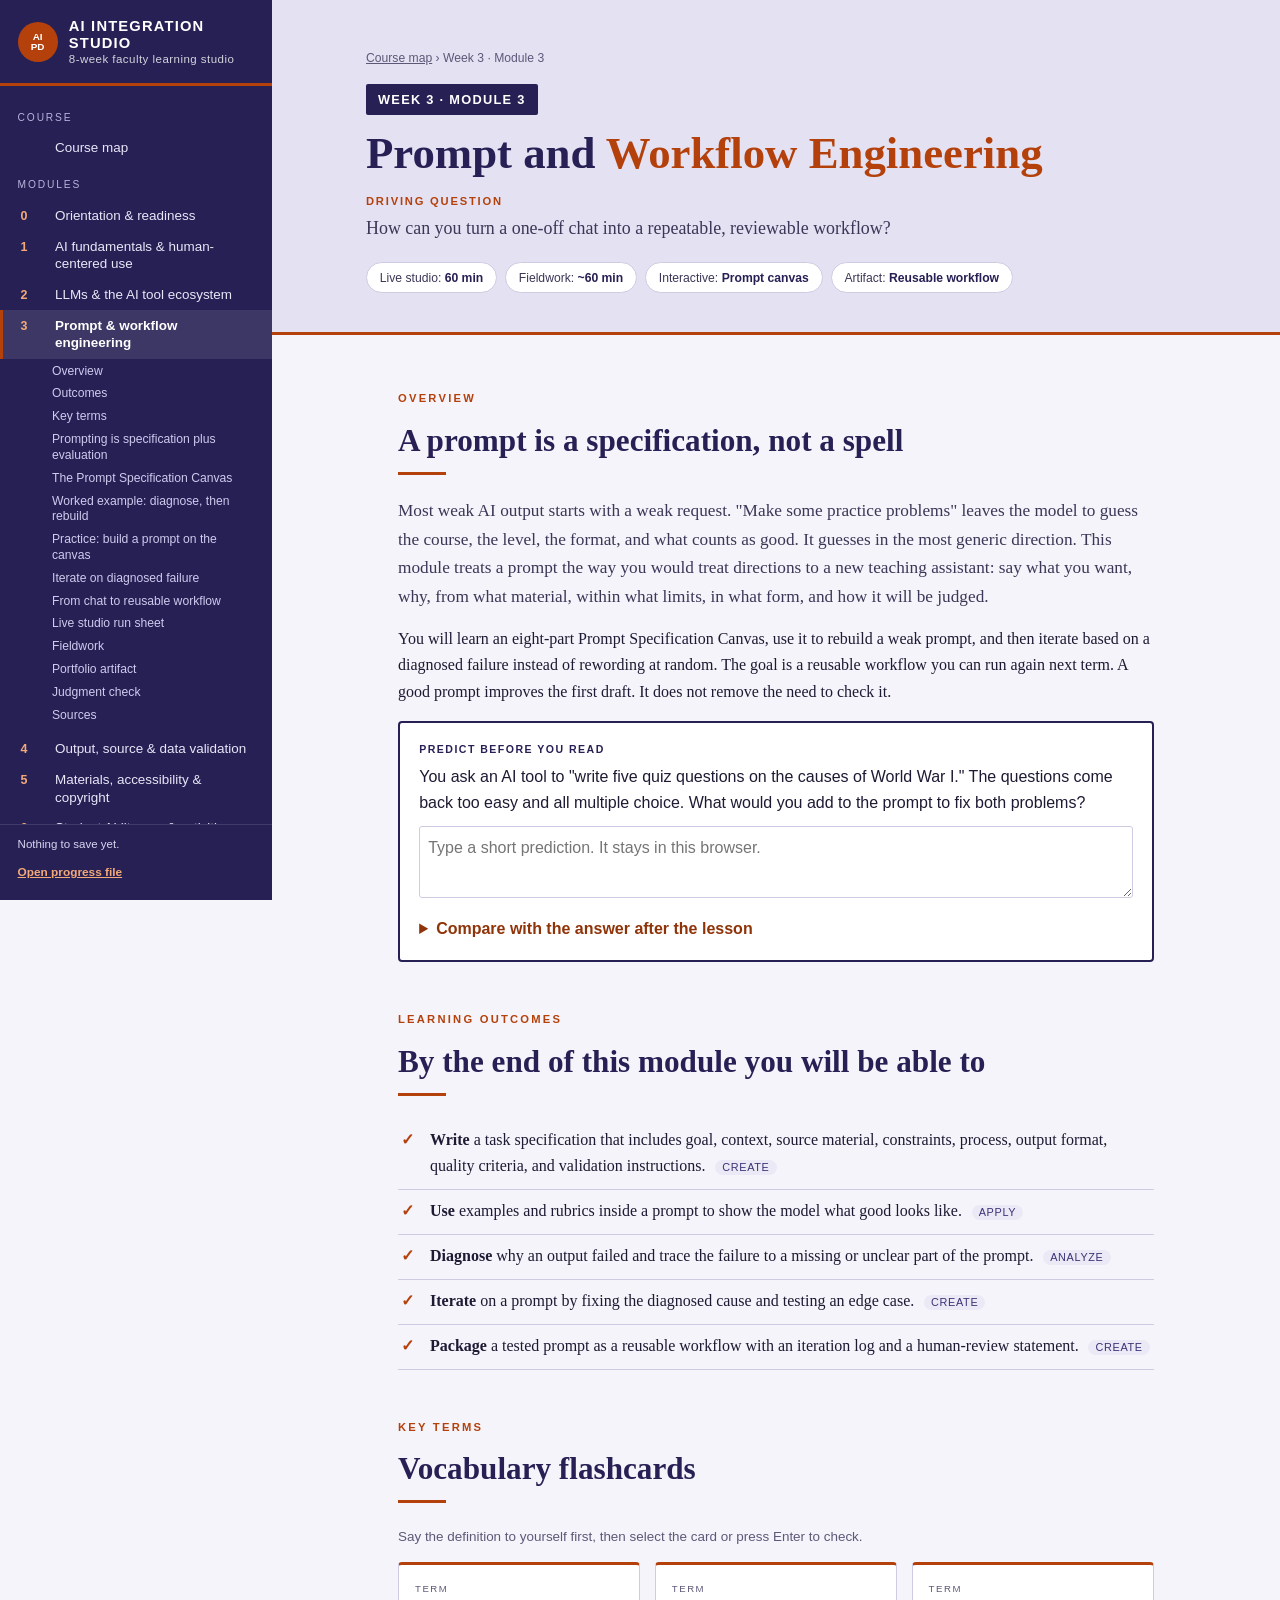
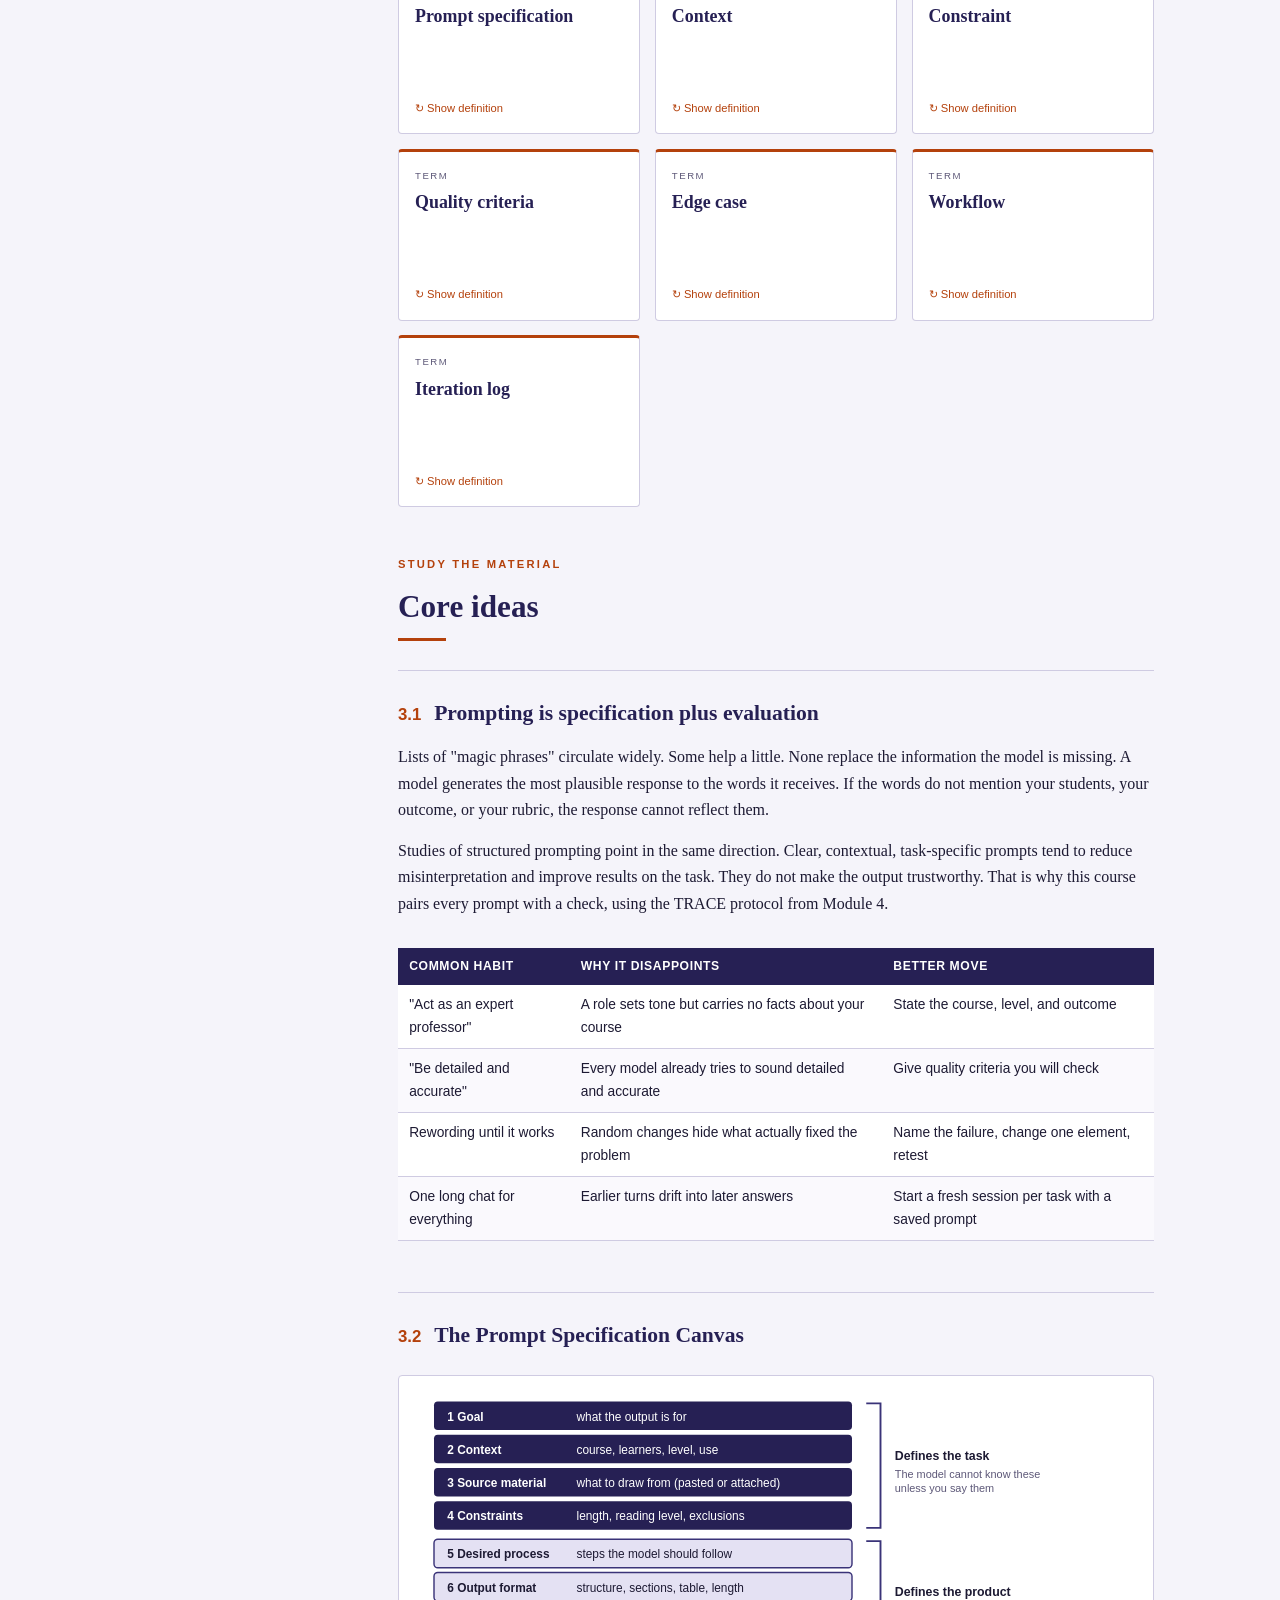
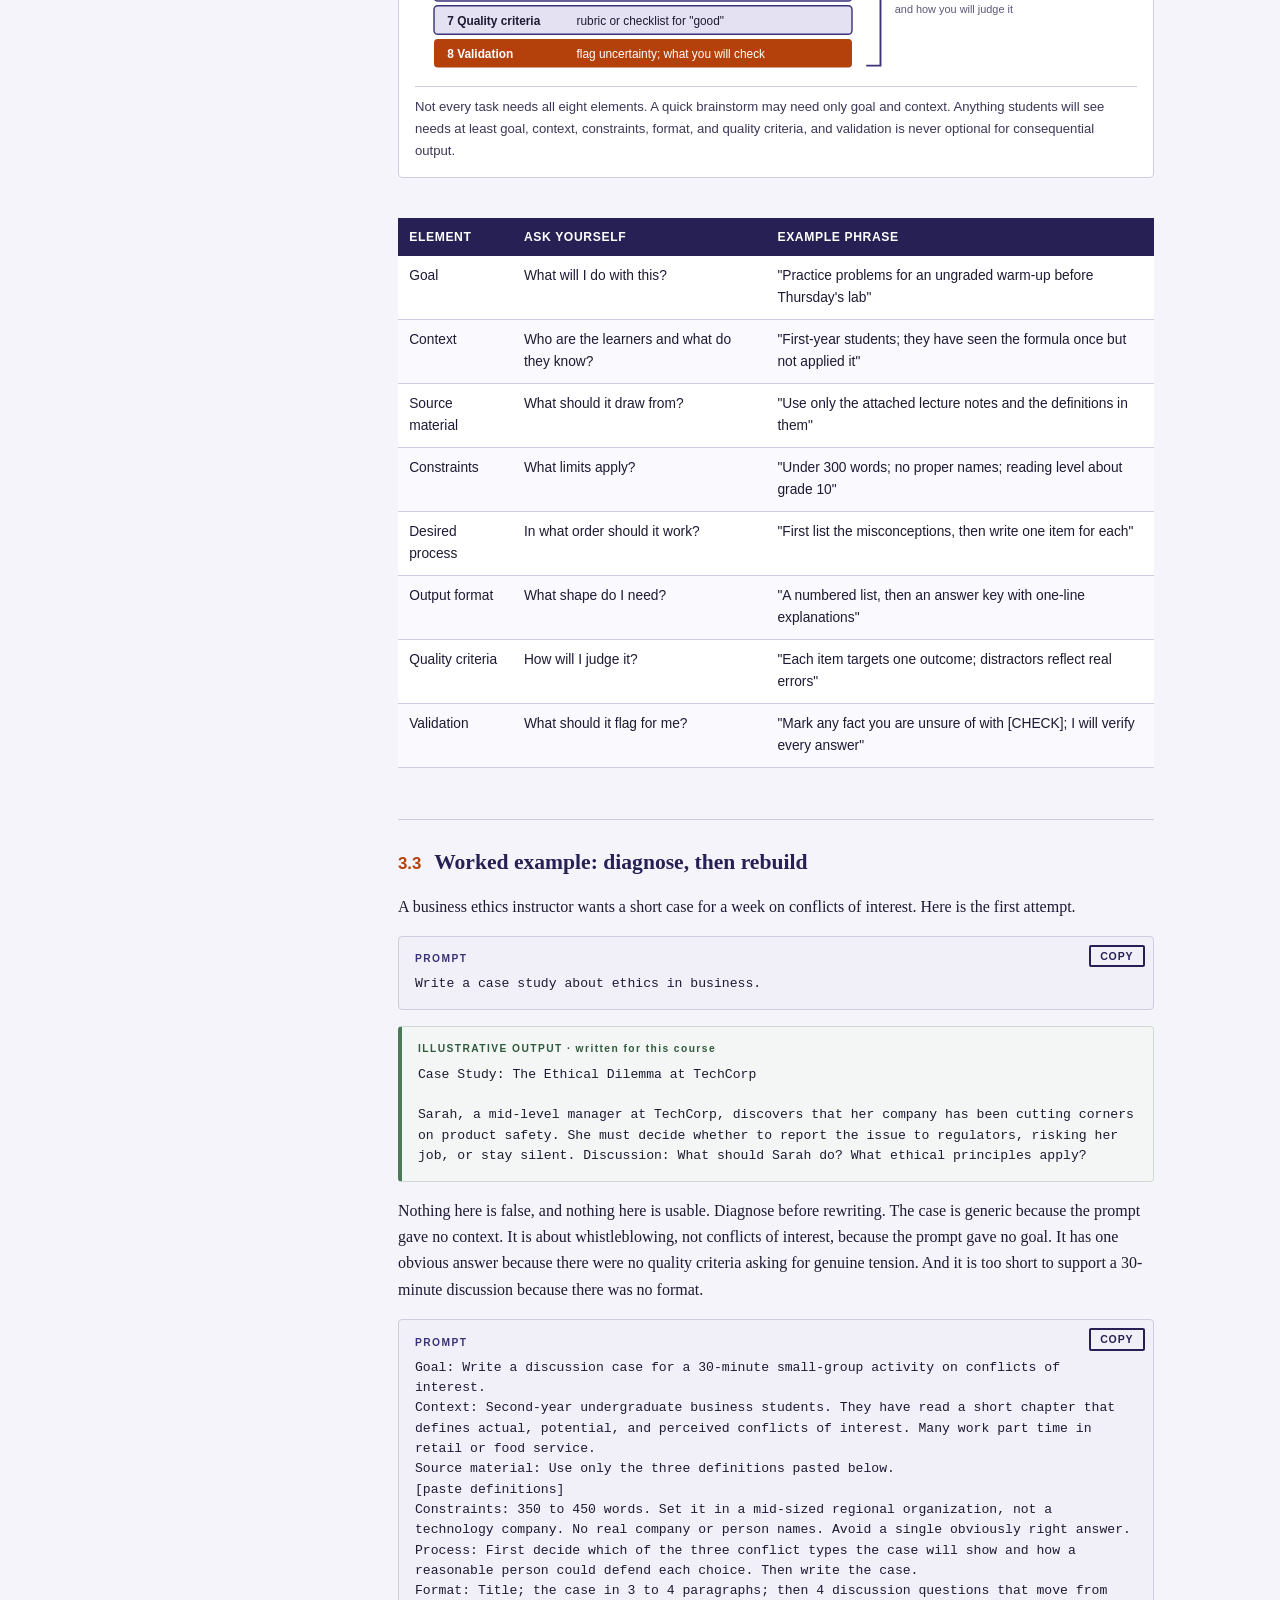
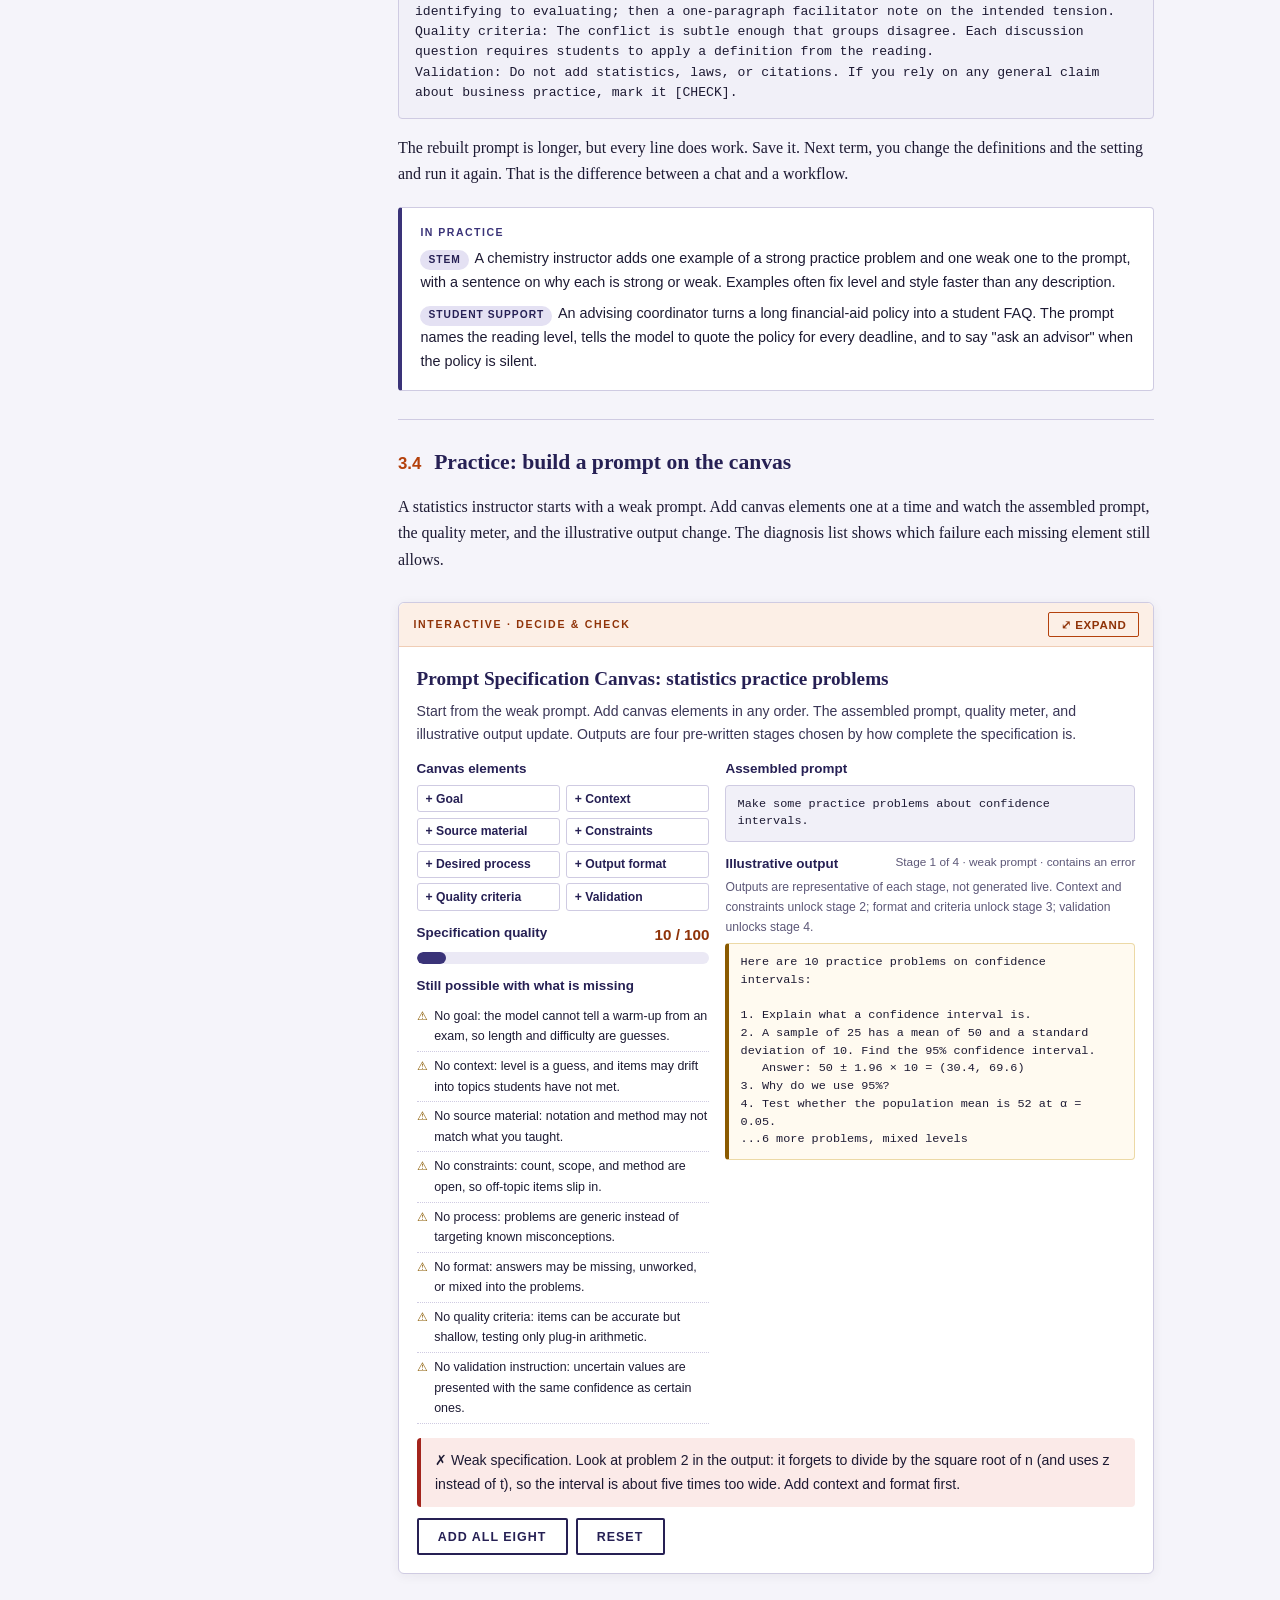
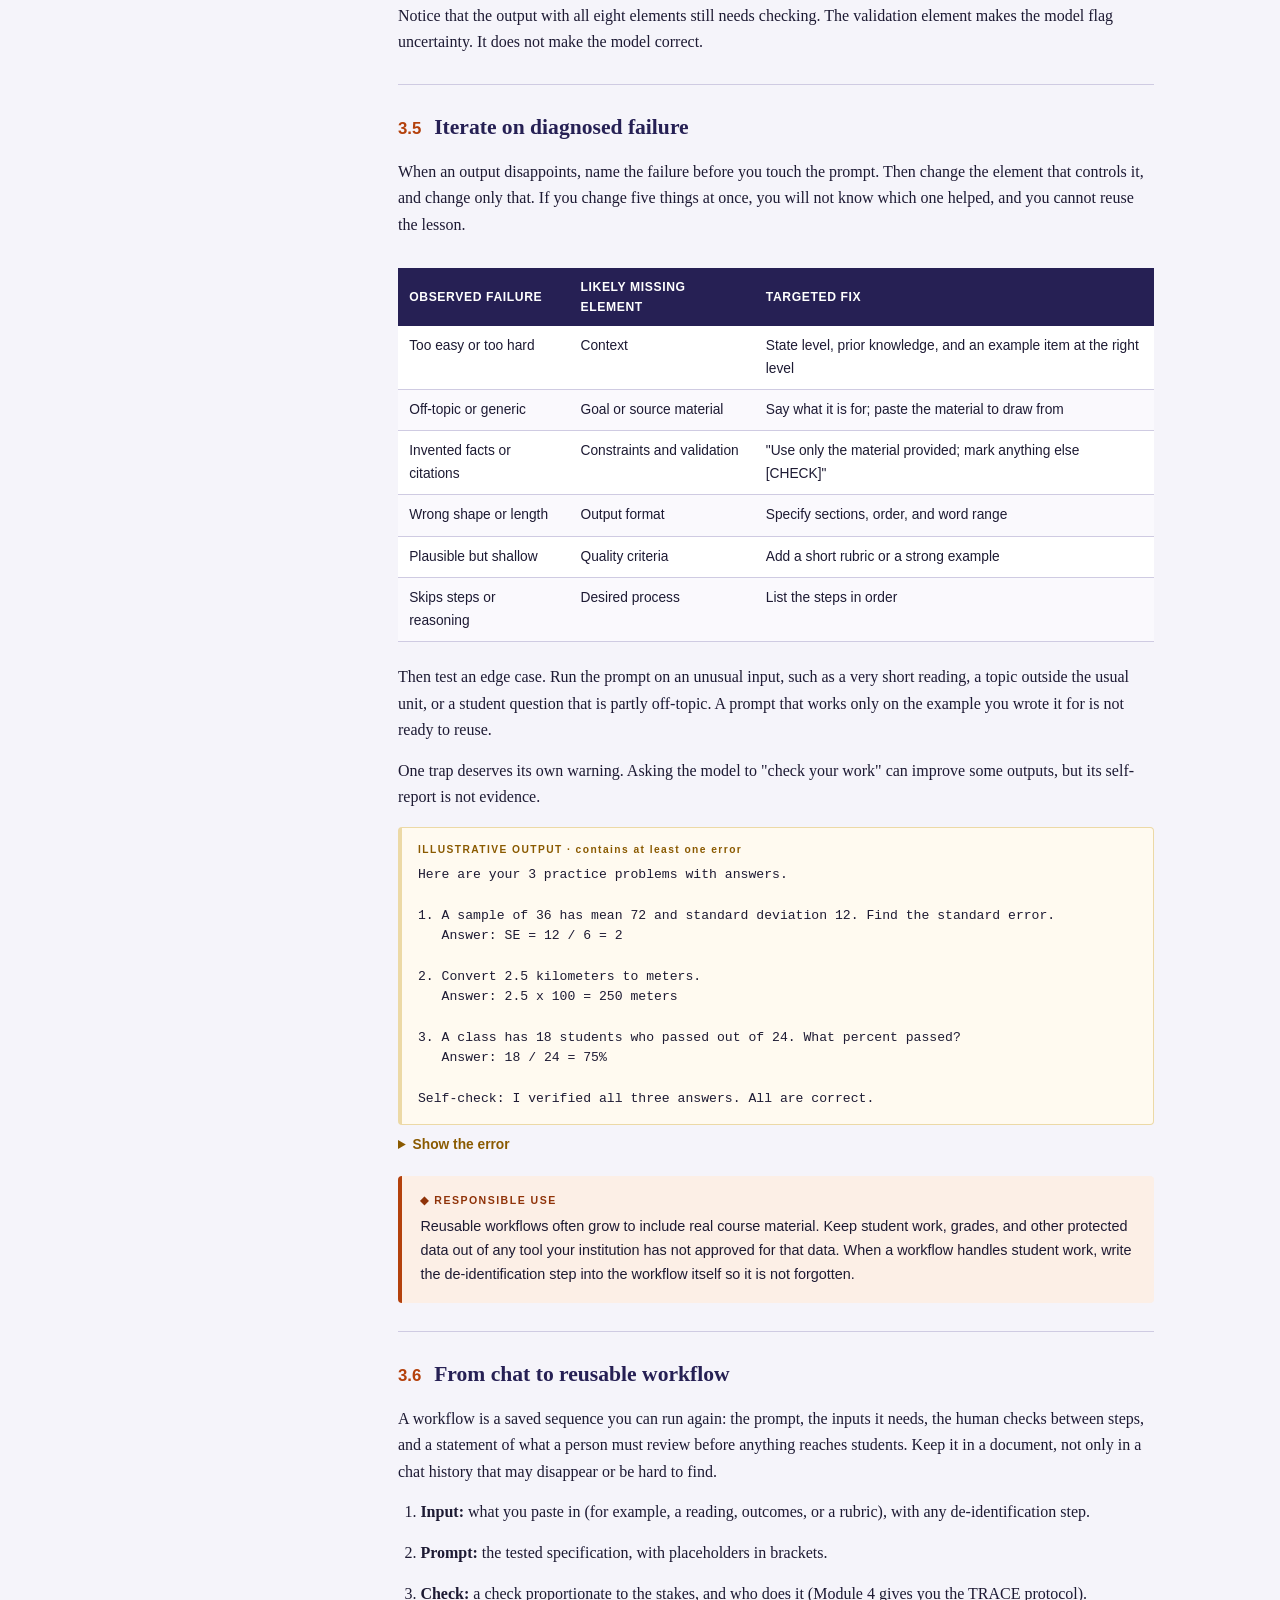
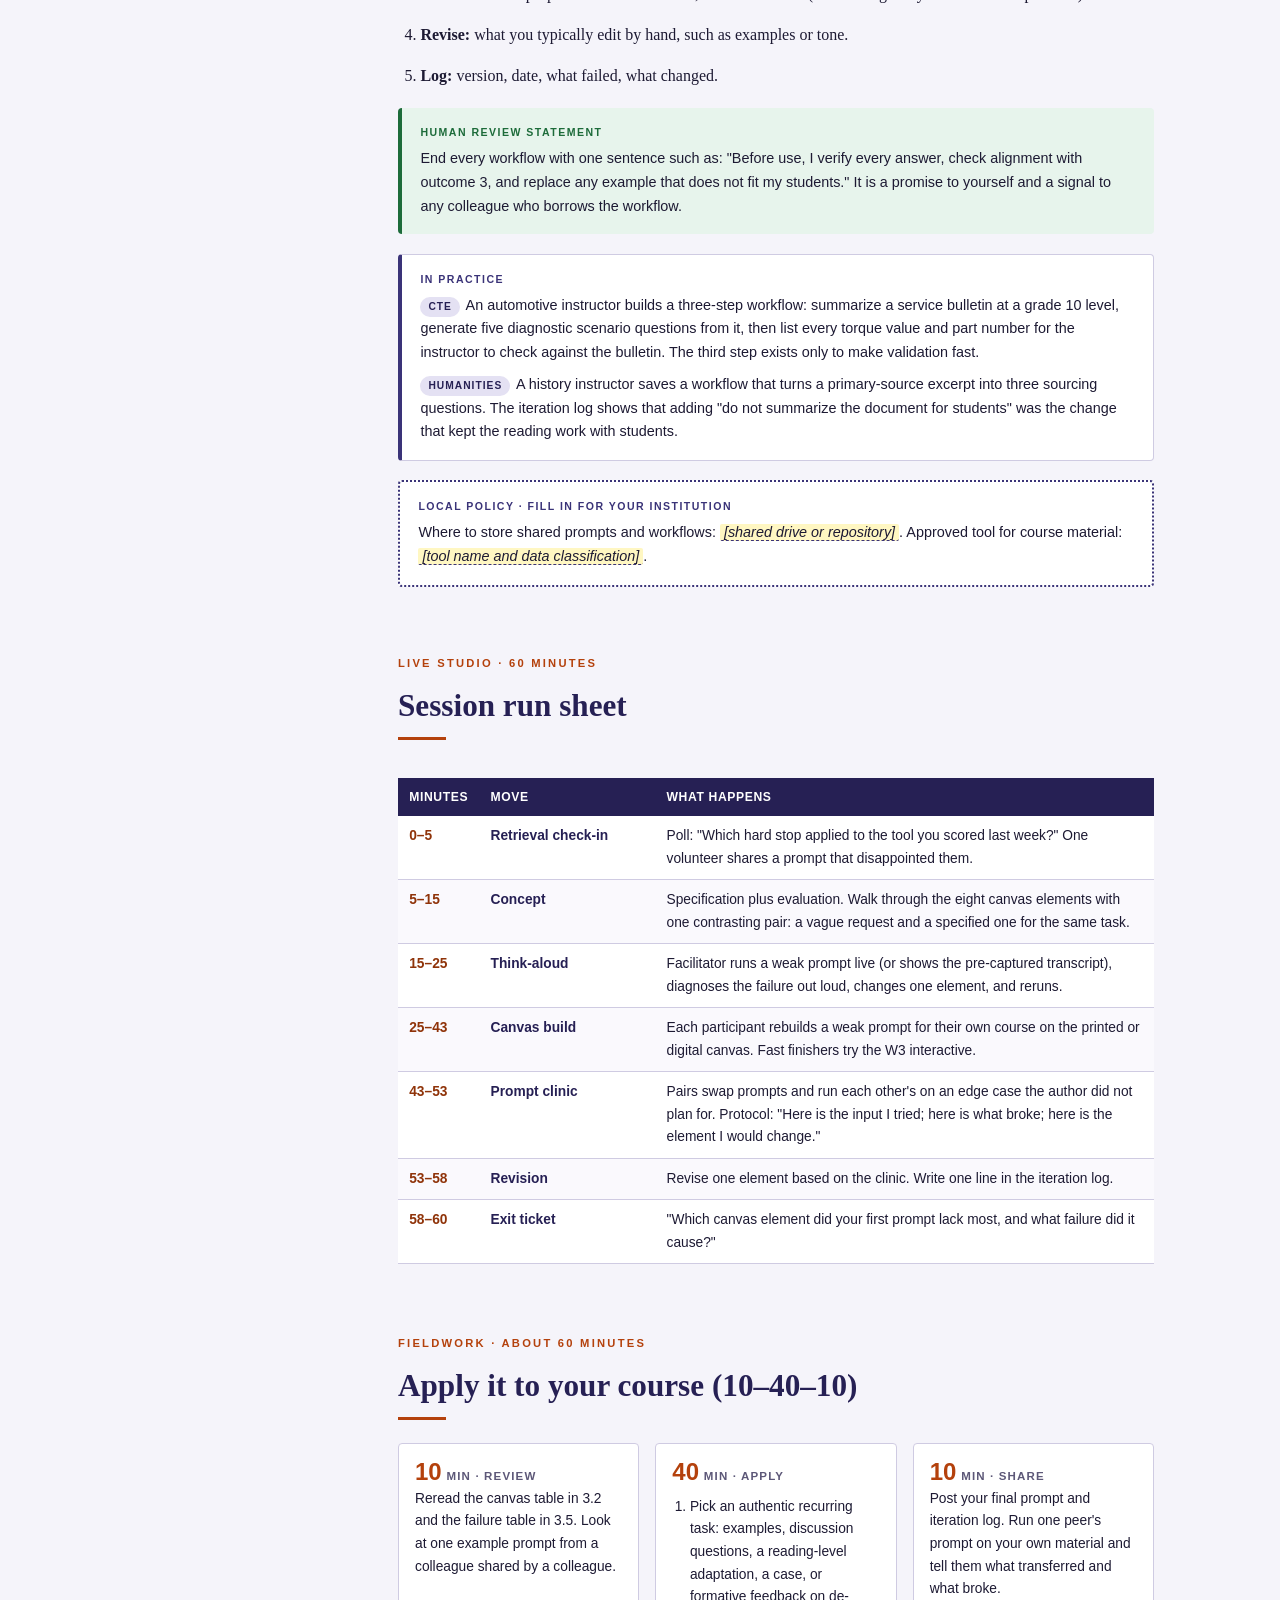
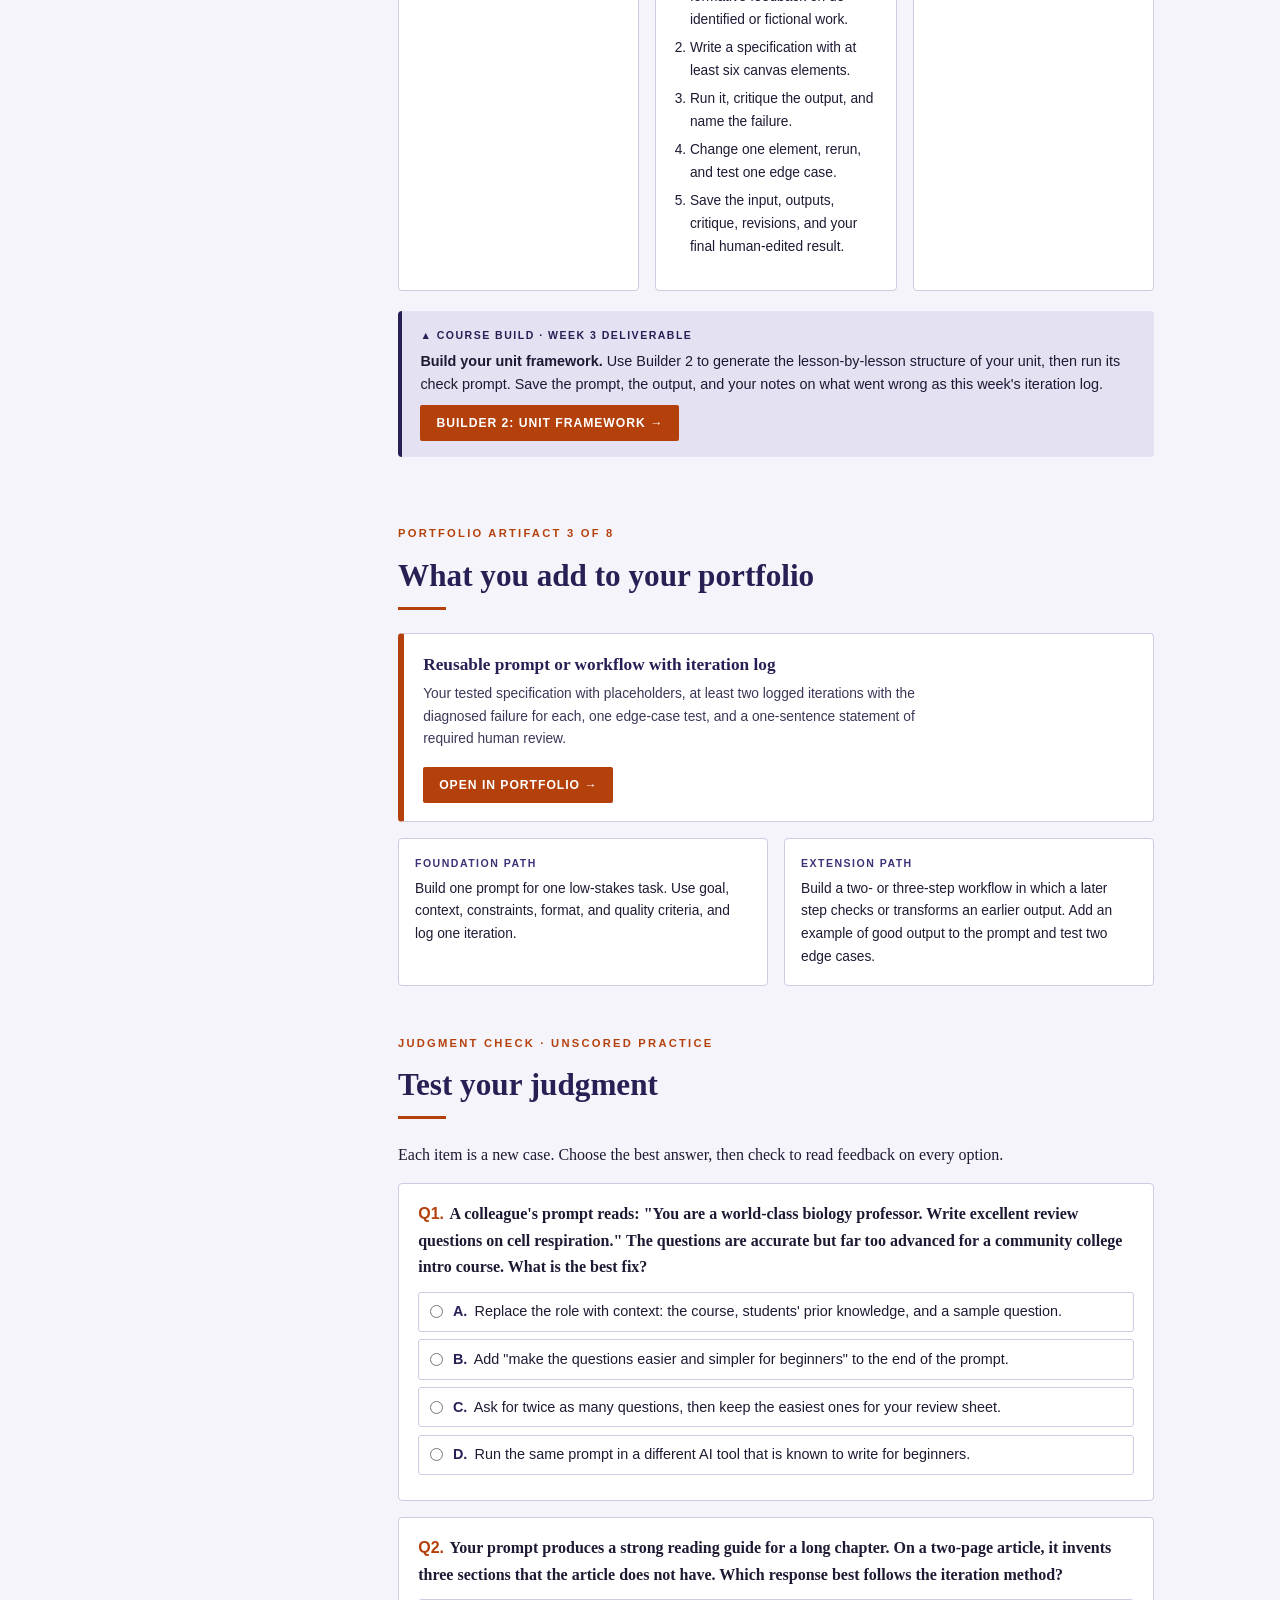
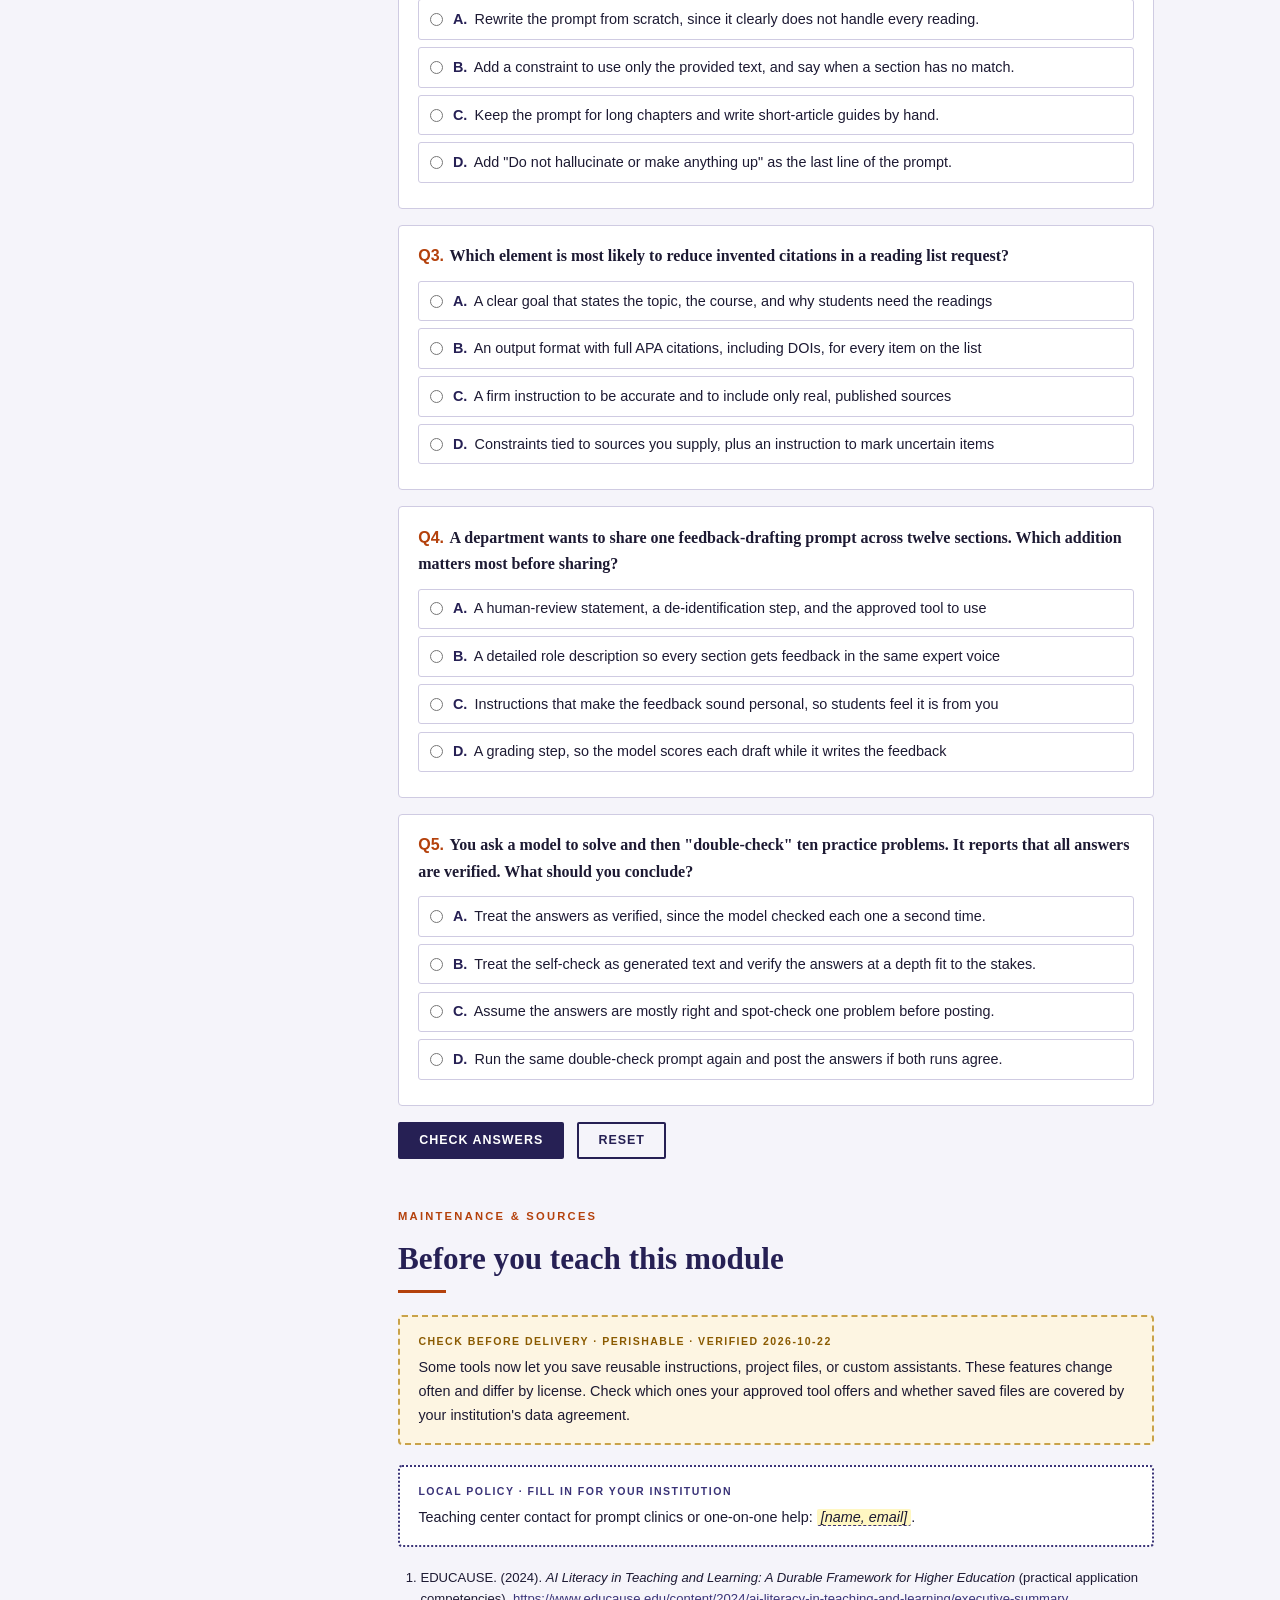
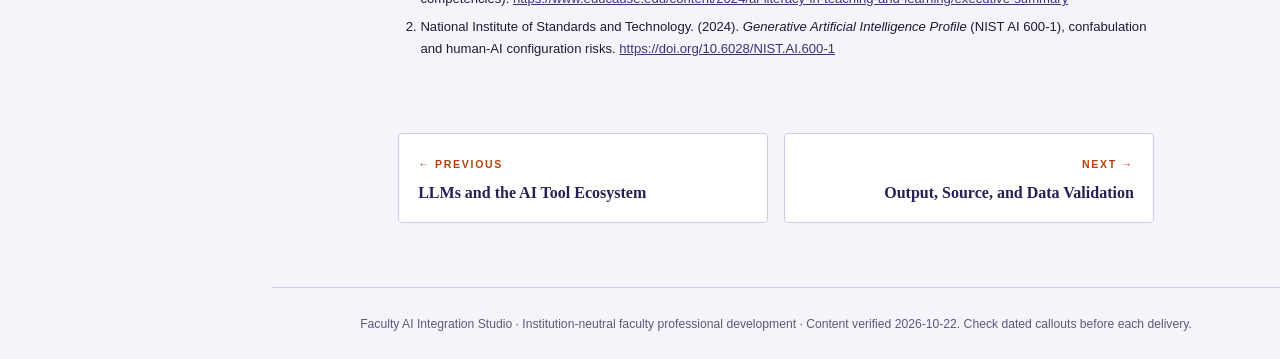
<file: lesson03.html>
<!DOCTYPE html>
<html lang="en">
<head>
<meta charset="UTF-8">
<meta name="viewport" content="width=device-width, initial-scale=1.0">
<title>Module 3: Prompt and Workflow Engineering | Faculty AI Integration Studio</title>
<meta name="description" content="How can you turn a one-off chat into a repeatable, reviewable workflow?">
<link rel="stylesheet" href="fai.css">
<style>.w3-grid { display: grid; grid-template-columns: minmax(0, 5fr) minmax(0, 7fr); gap: 1rem; }
@media (max-width: 760px) { .w3-grid { grid-template-columns: 1fr; } }
.w3-h { font-weight: 700; color: var(--ink); margin-bottom: .4rem; display: flex; justify-content: space-between; gap: .5rem; flex-wrap: wrap; font-size: .84rem; }
.w3-els { display: grid; grid-template-columns: 1fr 1fr; gap: .35rem; }
.w3-els .ch { text-align: left; font-size: .76rem !important; padding: .35rem .5rem !important; }
.w3-els .ch::before { content: '+ '; }
.w3-els .ch[aria-pressed="true"]::before { content: '\2713  '; }
.w3-score { font-family: var(--narrow); color: var(--accent-dark); font-size: .95rem; }
.w3-diag { list-style: none; font-size: .78rem; }
.w3-diag li { padding: .25rem 0 .25rem 1.1rem; position: relative; border-bottom: 1px dotted var(--border); }
.w3-diag li::before { content: '\26A0'; position: absolute; left: 0; color: var(--caution); }
.w3-diag li.none::before { content: '\2713'; color: var(--correct); }
.w3-prompt, .w3-out { font-family: var(--mono); font-size: .74rem; line-height: 1.5; white-space: pre-wrap; border-radius: 4px; padding: .6rem .7rem; margin-bottom: .7rem; max-height: 15rem; overflow: auto; }
.iw.is-expanded .w3-prompt, .iw.is-expanded .w3-out { max-height: 32vh; }
.w3-prompt { background: #f1f0f8; border: 1px solid var(--border); }
.w3-out { background: var(--output-bg); border: 1px solid #cfdcd3; border-left: 4px solid var(--output-bar); }
.w3-out.flawed { background: #fffaf0; border-color: #ecd9a6; border-left-color: var(--caution); }
.w3-stage { font-weight: 400; font-size: .74rem; color: var(--muted); }
</style>
</head>
<body>
<a class="skip" href="#main">Skip to content</a>
<button class="menu-btn" type="button" aria-expanded="false" aria-label="Open course menu">☰ Menu</button>
<nav class="side" aria-label="Course navigation"><a class="side-brand" href="index.html"><span class="side-seal">AI<br>PD</span><span class="side-title">AI Integration Studio<small>8-week faculty learning studio</small></span></a><nav aria-label="Pages"><ul></ul><div class="side-group">Course</div><ul><li><a class="nl" href="index.html"><span class="nn"></span><span>Course map</span></a></li></ul><div class="side-group">Modules</div><ul><li><a class="nl" href="lesson00.html"><span class="nn">0</span><span>Orientation & readiness</span></a></li><li><a class="nl" href="lesson01.html"><span class="nn">1</span><span>AI fundamentals & human-centered use</span></a></li><li><a class="nl" href="lesson02.html"><span class="nn">2</span><span>LLMs & the AI tool ecosystem</span></a></li><li><a class="nl" href="lesson03.html" aria-current="page"><span class="nn">3</span><span>Prompt & workflow engineering</span></a><div class="toc"><a href="#overview">Overview</a><a href="#outcomes">Outcomes</a><a href="#terms">Key terms</a><a href="#s1">Prompting is specification plus evaluation</a><a href="#s2">The Prompt Specification Canvas</a><a href="#s3">Worked example: diagnose, then rebuild</a><a href="#s4">Practice: build a prompt on the canvas</a><a href="#s5">Iterate on diagnosed failure</a><a href="#s6">From chat to reusable workflow</a><a href="#studio">Live studio run sheet</a><a href="#fieldwork">Fieldwork</a><a href="#artifact">Portfolio artifact</a><a href="#check">Judgment check</a><a href="#sources">Sources</a></div></li><li><a class="nl" href="lesson04.html"><span class="nn">4</span><span>Output, source & data validation</span></a></li><li><a class="nl" href="lesson05.html"><span class="nn">5</span><span>Materials, accessibility & copyright</span></a></li><li><a class="nl" href="lesson06.html"><span class="nn">6</span><span>Student AI literacy & activities</span></a></li><li><a class="nl" href="lesson07.html"><span class="nn">7</span><span>Assessment, grading & course policy</span></a></li><li><a class="nl" href="lesson08.html"><span class="nn">8</span><span>Ethics, equity & implementation</span></a></li></ul><div class="side-group">Toolkit</div><ul><li><a class="nl" href="builders.html"><span class="nn">B</span><span>Course Build Studio</span></a></li><li><a class="nl" href="portfolio.html"><span class="nn">★</span><span>AI Integration Portfolio</span></a></li><li><a class="nl" href="facilitator.html"><span class="nn">F</span><span>Facilitator guide</span></a></li><li><a class="nl" href="resources.html"><span class="nn">R</span><span>Resource kit & sources</span></a></li></ul></nav><div class="side-prog" data-prog-box role="status"><span class="sp-status"></span><button type="button" class="sp-link" data-prog="open">Open progress file</button><input type="file" accept=".json,application/json" class="sr" data-prog-input tabindex="-1" aria-hidden="true"></div></nav>
<div class="page">
<header class="lesson-hero"><div class="lesson-hero-inner">
<p class="crumb"><a href="index.html">Course map</a> &rsaquo; <span>Week 3 · Module 3</span></p>
<span class="badge-lg">Week 3 · Module 3</span>
<h1>Prompt and <span>Workflow Engineering</span></h1>
<p class="lede"><span class="dq">Driving question</span>How can you turn a one-off chat into a repeatable, reviewable workflow?</p>
<div class="chips"><span class="chip">Live studio: <strong>60 min</strong></span><span class="chip">Fieldwork: <strong>~60 min</strong></span><span class="chip">Interactive: <strong>Prompt canvas</strong></span><span class="chip">Artifact: <strong>Reusable workflow</strong></span></div></div></header>
<main class="wrap" id="main">
<section class="block" id="overview"><p class="eyebrow">Overview</p><h2 class="h2">A prompt is a specification, not a spell</h2><div class="rule"></div><p class="lead">Most weak AI output starts with a weak request. "Make some practice problems" leaves the model to guess the course, the level, the format, and what counts as good. It guesses in the most generic direction. This module treats a prompt the way you would treat directions to a new teaching assistant: say what you want, why, from what material, within what limits, in what form, and how it will be judged.</p>
<p>You will learn an eight-part Prompt Specification Canvas, use it to rebuild a weak prompt, and then iterate based on a diagnosed failure instead of rewording at random. The goal is a reusable workflow you can run again next term. A good prompt improves the first draft. It does not remove the need to check it.</p>
<div class="predict"><b class="lbl">Predict before you read</b><p>You ask an AI tool to "write five quiz questions on the causes of World War I." The questions come back too easy and all multiple choice. What would you add to the prompt to fix both problems?</p><label class="sr" for="pred">Your prediction</label><textarea id="pred" placeholder="Type a short prediction. It stays in this browser."></textarea><details><summary>Compare with the answer after the lesson</summary><p>Name the audience and the cognitive demand, and specify the format. For example: "for second-year history majors who have read three primary sources; two questions should ask students to compare sources; mix two short-answer and three multiple-choice items." The model cannot infer level or format from the topic alone. Phrases like "be thorough" or "act as an expert" do much less than these concrete details.</p></details></div>
</section>
<section class="block" id="outcomes"><p class="eyebrow">Learning outcomes</p><h2 class="h2">By the end of this module you will be able to</h2><div class="rule"></div><ul class="objectives"><li><strong>Write</strong> a task specification that includes goal, context, source material, constraints, process, output format, quality criteria, and validation instructions. <em class="bloom">Create</em></li><li><strong>Use</strong> examples and rubrics inside a prompt to show the model what good looks like. <em class="bloom">Apply</em></li><li><strong>Diagnose</strong> why an output failed and trace the failure to a missing or unclear part of the prompt. <em class="bloom">Analyze</em></li><li><strong>Iterate</strong> on a prompt by fixing the diagnosed cause and testing an edge case. <em class="bloom">Create</em></li><li><strong>Package</strong> a tested prompt as a reusable workflow with an iteration log and a human-review statement. <em class="bloom">Create</em></li></ul></section>
<section class="block" id="terms"><p class="eyebrow">Key terms</p><h2 class="h2">Vocabulary flashcards</h2><div class="rule"></div><p class="flip-hint-top">Say the definition to yourself first, then select the card or press Enter to check.</p><div class="vocab-grid"><button type="button" class="flip-card" aria-pressed="false"><div class="flip-inner"><div class="flip-face flip-front"><span class="vlabel">Term</span><div class="vterm">Prompt specification</div><span class="fhint">↻ Show definition</span></div><div class="flip-face flip-back"><span class="vlabel">Definition</span><div class="vdef">A written request that states the goal, context, inputs, limits, format, and quality criteria for an AI task, the way a work order would for a person.</div></div></div></button><button type="button" class="flip-card" aria-pressed="false"><div class="flip-inner"><div class="flip-face flip-front"><span class="vlabel">Term</span><div class="vterm">Context</div><span class="fhint">↻ Show definition</span></div><div class="flip-face flip-back"><span class="vlabel">Definition</span><div class="vdef">Facts about the course, learners, and purpose that the model cannot know unless you state them, such as level, prior knowledge, and how the output will be used.</div></div></div></button><button type="button" class="flip-card" aria-pressed="false"><div class="flip-inner"><div class="flip-face flip-front"><span class="vlabel">Term</span><div class="vterm">Constraint</div><span class="fhint">↻ Show definition</span></div><div class="flip-face flip-back"><span class="vlabel">Definition</span><div class="vdef">A limit the output must respect, such as length, reading level, what to exclude, or which sources to use.</div></div></div></button><button type="button" class="flip-card" aria-pressed="false"><div class="flip-inner"><div class="flip-face flip-front"><span class="vlabel">Term</span><div class="vterm">Quality criteria</div><span class="fhint">↻ Show definition</span></div><div class="flip-face flip-back"><span class="vlabel">Definition</span><div class="vdef">The standards you will use to judge the output, often a short rubric or checklist placed in the prompt.</div></div></div></button><button type="button" class="flip-card" aria-pressed="false"><div class="flip-inner"><div class="flip-face flip-front"><span class="vlabel">Term</span><div class="vterm">Edge case</div><span class="fhint">↻ Show definition</span></div><div class="flip-face flip-back"><span class="vlabel">Definition</span><div class="vdef">An unusual but realistic input used to test whether a prompt still works, such as a very short reading or an off-topic student question.</div></div></div></button><button type="button" class="flip-card" aria-pressed="false"><div class="flip-inner"><div class="flip-face flip-front"><span class="vlabel">Term</span><div class="vterm">Workflow</div><span class="fhint">↻ Show definition</span></div><div class="flip-face flip-back"><span class="vlabel">Definition</span><div class="vdef">A sequence of prompts and human checks that turns an input into a finished, reviewed product, saved so it can be run again.</div></div></div></button><button type="button" class="flip-card" aria-pressed="false"><div class="flip-inner"><div class="flip-face flip-front"><span class="vlabel">Term</span><div class="vterm">Iteration log</div><span class="fhint">↻ Show definition</span></div><div class="flip-face flip-back"><span class="vlabel">Definition</span><div class="vdef">A short record of each prompt version, what failed, what you changed, and why.</div></div></div></button></div></section>
<section class="block"><p class="eyebrow">Study the material</p><h2 class="h2">Core ideas</h2><div class="rule"></div>
<div class="cs" id="s1"><div class="cs-head"><span class="cs-num">3.1</span><h3>Prompting is specification plus evaluation</h3></div>
<p>Lists of "magic phrases" circulate widely. Some help a little. None replace the information the model is missing. A model generates the most plausible response to the words it receives. If the words do not mention your students, your outcome, or your rubric, the response cannot reflect them.</p>
<p>Studies of structured prompting point in the same direction. Clear, contextual, task-specific prompts tend to reduce misinterpretation and improve results on the task. They do not make the output trustworthy. That is why this course pairs every prompt with a check, using the TRACE protocol from Module 4.</p>
<div class="tscroll"><table class="t"><thead><tr><th>Common habit</th><th>Why it disappoints</th><th>Better move</th></tr></thead><tbody>
<tr><td>"Act as an expert professor"</td><td>A role sets tone but carries no facts about your course</td><td>State the course, level, and outcome</td></tr>
<tr><td>"Be detailed and accurate"</td><td>Every model already tries to sound detailed and accurate</td><td>Give quality criteria you will check</td></tr>
<tr><td>Rewording until it works</td><td>Random changes hide what actually fixed the problem</td><td>Name the failure, change one element, retest</td></tr>
<tr><td>One long chat for everything</td><td>Earlier turns drift into later answers</td><td>Start a fresh session per task with a saved prompt</td></tr>
</tbody></table></div></div>
<div class="cs" id="s2"><div class="cs-head"><span class="cs-num">3.2</span><h3>The Prompt Specification Canvas</h3></div>
<figure class="fig"><svg viewBox="0 0 760 300" role="img" aria-label="Prompt Specification Canvas: eight stacked elements. Goal, context, source material, constraints, desired process, output format, quality criteria, and validation instructions. The first four define the task; the last four define the product and how it will be judged.">
<g font-size="12.5">
<rect x="20" y="10" width="440" height="30" rx="4" class="dg-box"/><text x="34" y="30" class="dg-inv" font-weight="700">1 Goal</text><text x="170" y="30" class="dg-inv">what the output is for</text>
<rect x="20" y="45" width="440" height="30" rx="4" class="dg-box"/><text x="34" y="65" class="dg-inv" font-weight="700">2 Context</text><text x="170" y="65" class="dg-inv">course, learners, level, use</text>
<rect x="20" y="80" width="440" height="30" rx="4" class="dg-box"/><text x="34" y="100" class="dg-inv" font-weight="700">3 Source material</text><text x="170" y="100" class="dg-inv">what to draw from (pasted or attached)</text>
<rect x="20" y="115" width="440" height="30" rx="4" class="dg-box"/><text x="34" y="135" class="dg-inv" font-weight="700">4 Constraints</text><text x="170" y="135" class="dg-inv">length, reading level, exclusions</text>
<rect x="20" y="155" width="440" height="30" rx="4" class="dg-box2"/><text x="34" y="175" class="dg-t" font-weight="700">5 Desired process</text><text x="170" y="175" class="dg-t">steps the model should follow</text>
<rect x="20" y="190" width="440" height="30" rx="4" class="dg-box2"/><text x="34" y="210" class="dg-t" font-weight="700">6 Output format</text><text x="170" y="210" class="dg-t">structure, sections, table, length</text>
<rect x="20" y="225" width="440" height="30" rx="4" class="dg-box2"/><text x="34" y="245" class="dg-t" font-weight="700">7 Quality criteria</text><text x="170" y="245" class="dg-t">rubric or checklist for "good"</text>
<rect x="20" y="260" width="440" height="30" rx="4" class="dg-acc"/><text x="34" y="280" class="dg-inv" font-weight="700">8 Validation</text><text x="170" y="280" class="dg-inv">flag uncertainty; what you will check</text>
</g>
<g class="dg-line" stroke-width="2"><path d="M475 12 H490 V143 H475"/><path d="M475 157 H490 V288 H475"/></g>
<text x="505" y="72" class="dg-t" font-size="13" font-weight="700">Defines the task</text><text x="505" y="90" class="dg-m" font-size="11.5">The model cannot know these</text><text x="505" y="105" class="dg-m" font-size="11.5">unless you say them</text>
<text x="505" y="215" class="dg-t" font-size="13" font-weight="700">Defines the product</text><text x="505" y="233" class="dg-m" font-size="11.5">and how you will judge it</text>
</svg><figcaption>Not every task needs all eight elements. A quick brainstorm may need only goal and context. Anything students will see needs at least goal, context, constraints, format, and quality criteria, and validation is never optional for consequential output.</figcaption></figure>
<div class="tscroll"><table class="t"><thead><tr><th>Element</th><th>Ask yourself</th><th>Example phrase</th></tr></thead><tbody>
<tr><td>Goal</td><td>What will I do with this?</td><td>"Practice problems for an ungraded warm-up before Thursday's lab"</td></tr>
<tr><td>Context</td><td>Who are the learners and what do they know?</td><td>"First-year students; they have seen the formula once but not applied it"</td></tr>
<tr><td>Source material</td><td>What should it draw from?</td><td>"Use only the attached lecture notes and the definitions in them"</td></tr>
<tr><td>Constraints</td><td>What limits apply?</td><td>"Under 300 words; no proper names; reading level about grade 10"</td></tr>
<tr><td>Desired process</td><td>In what order should it work?</td><td>"First list the misconceptions, then write one item for each"</td></tr>
<tr><td>Output format</td><td>What shape do I need?</td><td>"A numbered list, then an answer key with one-line explanations"</td></tr>
<tr><td>Quality criteria</td><td>How will I judge it?</td><td>"Each item targets one outcome; distractors reflect real errors"</td></tr>
<tr><td>Validation</td><td>What should it flag for me?</td><td>"Mark any fact you are unsure of with [CHECK]; I will verify every answer"</td></tr>
</tbody></table></div></div>
<div class="cs" id="s3"><div class="cs-head"><span class="cs-num">3.3</span><h3>Worked example: diagnose, then rebuild</h3></div>
<p>A business ethics instructor wants a short case for a week on conflicts of interest. Here is the first attempt.</p>
<div class="prompt" data-copy>Write a case study about ethics in business.</div>
<div class="output">Case Study: The Ethical Dilemma at TechCorp

Sarah, a mid-level manager at TechCorp, discovers that her company has been cutting corners on product safety. She must decide whether to report the issue to regulators, risking her job, or stay silent. Discussion: What should Sarah do? What ethical principles apply?</div>
<p>Nothing here is false, and nothing here is usable. Diagnose before rewriting. The case is generic because the prompt gave no context. It is about whistleblowing, not conflicts of interest, because the prompt gave no goal. It has one obvious answer because there were no quality criteria asking for genuine tension. And it is too short to support a 30-minute discussion because there was no format.</p>
<div class="prompt" data-copy>Goal: Write a discussion case for a 30-minute small-group activity on conflicts of interest.
Context: Second-year undergraduate business students. They have read a short chapter that defines actual, potential, and perceived conflicts of interest. Many work part time in retail or food service.
Source material: Use only the three definitions pasted below.
[paste definitions]
Constraints: 350 to 450 words. Set it in a mid-sized regional organization, not a technology company. No real company or person names. Avoid a single obviously right answer.
Process: First decide which of the three conflict types the case will show and how a reasonable person could defend each choice. Then write the case.
Format: Title; the case in 3 to 4 paragraphs; then 4 discussion questions that move from identifying to evaluating; then a one-paragraph facilitator note on the intended tension.
Quality criteria: The conflict is subtle enough that groups disagree. Each discussion question requires students to apply a definition from the reading.
Validation: Do not add statistics, laws, or citations. If you rely on any general claim about business practice, mark it [CHECK].</div>
<p>The rebuilt prompt is longer, but every line does work. Save it. Next term, you change the definitions and the setting and run it again. That is the difference between a chat and a workflow.</p>
<div class="callout in-practice"><b class="lbl">In practice</b><p><span class="disc">STEM</span>A chemistry instructor adds one example of a strong practice problem and one weak one to the prompt, with a sentence on why each is strong or weak. Examples often fix level and style faster than any description.</p><p><span class="disc">Student support</span>An advising coordinator turns a long financial-aid policy into a student FAQ. The prompt names the reading level, tells the model to quote the policy for every deadline, and to say "ask an advisor" when the policy is silent.</p></div></div>
<div class="cs" id="s4"><div class="cs-head"><span class="cs-num">3.4</span><h3>Practice: build a prompt on the canvas</h3></div>
<p>A statistics instructor starts with a weak prompt. Add canvas elements one at a time and watch the assembled prompt, the quality meter, and the illustrative output change. The diagnosis list shows which failure each missing element still allows.</p>
<div class="iw" id="w3"><div class="iw-top"><span class="iw-eyebrow">Interactive · decide &amp; check</span><button type="button" class="iw-exp" aria-label="Expand interactive">⤢ Expand</button></div><div class="iw-body"><p class="iw-title">Prompt Specification Canvas: statistics practice problems</p>
<p class="iw-intro">Start from the weak prompt. Add canvas elements in any order. The assembled prompt, quality meter, and illustrative output update. Outputs are four pre-written stages chosen by how complete the specification is.</p>
<div class="w3-grid">
  <div class="w3-col">
    <p class="w3-h">Canvas elements</p>
    <div class="w3-els" role="group" aria-label="Canvas elements"></div>
    <p class="w3-h" style="margin-top:.7rem">Specification quality <span id="w3-score" class="w3-score">10 / 100</span></p>
    <div class="meter" role="img" id="w3-meter-wrap" aria-label="Specification quality 10 of 100"><i id="w3-meter" style="width:10%"></i></div>
    <p class="w3-h" style="margin-top:.7rem">Still possible with what is missing</p>
    <ul class="w3-diag" id="w3-diag"></ul>
  </div>
  <div class="w3-col">
    <p class="w3-h">Assembled prompt</p>
    <pre class="w3-prompt" id="w3-prompt"></pre>
    <p class="w3-h">Illustrative output <span class="w3-stage" id="w3-stage"></span></p>
<p class="w3-rep" style="font-size:.76rem;color:var(--muted);margin:-.2rem 0 .4rem">Outputs are representative of each stage, not generated live. Context and constraints unlock stage 2; format and criteria unlock stage 3; validation unlocks stage 4.</p>
    <pre class="w3-out" id="w3-out"></pre>
  </div>
</div>
<div class="iw-result" id="w3-result" aria-live="polite"></div>
<div class="iw-row" style="margin-top:.7rem"><button type="button" class="btn sec" id="w3-all">Add all eight</button><button type="button" class="btn sec" id="w3-reset">Reset</button></div>
</div></div>
<p>Notice that the output with all eight elements still needs checking. The validation element makes the model flag uncertainty. It does not make the model correct.</p></div>
<div class="cs" id="s5"><div class="cs-head"><span class="cs-num">3.5</span><h3>Iterate on diagnosed failure</h3></div>
<p>When an output disappoints, name the failure before you touch the prompt. Then change the element that controls it, and change only that. If you change five things at once, you will not know which one helped, and you cannot reuse the lesson.</p>
<div class="tscroll"><table class="t"><thead><tr><th>Observed failure</th><th>Likely missing element</th><th>Targeted fix</th></tr></thead><tbody>
<tr><td>Too easy or too hard</td><td>Context</td><td>State level, prior knowledge, and an example item at the right level</td></tr>
<tr><td>Off-topic or generic</td><td>Goal or source material</td><td>Say what it is for; paste the material to draw from</td></tr>
<tr><td>Invented facts or citations</td><td>Constraints and validation</td><td>"Use only the material provided; mark anything else [CHECK]"</td></tr>
<tr><td>Wrong shape or length</td><td>Output format</td><td>Specify sections, order, and word range</td></tr>
<tr><td>Plausible but shallow</td><td>Quality criteria</td><td>Add a short rubric or a strong example</td></tr>
<tr><td>Skips steps or reasoning</td><td>Desired process</td><td>List the steps in order</td></tr>
</tbody></table></div>
<p>Then test an edge case. Run the prompt on an unusual input, such as a very short reading, a topic outside the usual unit, or a student question that is partly off-topic. A prompt that works only on the example you wrote it for is not ready to reuse.</p>
<p>One trap deserves its own warning. Asking the model to "check your work" can improve some outputs, but its self-report is not evidence.</p>
<div class="output flawed">Here are your 3 practice problems with answers.

1. A sample of 36 has mean 72 and standard deviation 12. Find the standard error.
   Answer: SE = 12 / 6 = 2

2. Convert 2.5 kilometers to meters.
   Answer: 2.5 x 100 = 250 meters

3. A class has 18 students who passed out of 24. What percent passed?
   Answer: 18 / 24 = 75%

Self-check: I verified all three answers. All are correct.</div>
<details class="flaw-reveal"><summary>Show the error</summary><p>Problem 2 is wrong: 1 kilometer is 1,000 meters, so the answer is 2,500 meters. The self-check line is just more generated text. Only your own recalculation counts as a check.</p></details>
<div class="callout guard"><b class="lbl">Responsible use</b><p>Reusable workflows often grow to include real course material. Keep student work, grades, and other protected data out of any tool your institution has not approved for that data. When a workflow handles student work, write the de-identification step into the workflow itself so it is not forgotten.</p></div></div>
<div class="cs" id="s6"><div class="cs-head"><span class="cs-num">3.6</span><h3>From chat to reusable workflow</h3></div>
<p>A workflow is a saved sequence you can run again: the prompt, the inputs it needs, the human checks between steps, and a statement of what a person must review before anything reaches students. Keep it in a document, not only in a chat history that may disappear or be hard to find.</p>
<ol><li><strong>Input:</strong> what you paste in (for example, a reading, outcomes, or a rubric), with any de-identification step.</li>
<li><strong>Prompt:</strong> the tested specification, with placeholders in brackets.</li>
<li><strong>Check:</strong> a check proportionate to the stakes, and who does it (Module 4 gives you the TRACE protocol).</li>
<li><strong>Revise:</strong> what you typically edit by hand, such as examples or tone.</li>
<li><strong>Log:</strong> version, date, what failed, what changed.</li></ol>
<div class="callout tip"><b class="lbl">Human review statement</b><p>End every workflow with one sentence such as: "Before use, I verify every answer, check alignment with outcome 3, and replace any example that does not fit my students." It is a promise to yourself and a signal to any colleague who borrows the workflow.</p></div>
<div class="callout in-practice"><b class="lbl">In practice</b><p><span class="disc">CTE</span>An automotive instructor builds a three-step workflow: summarize a service bulletin at a grade 10 level, generate five diagnostic scenario questions from it, then list every torque value and part number for the instructor to check against the bulletin. The third step exists only to make validation fast.</p><p><span class="disc">Humanities</span>A history instructor saves a workflow that turns a primary-source excerpt into three sourcing questions. The iteration log shows that adding "do not summarize the document for students" was the change that kept the reading work with students.</p></div>
<div class="callout local"><b class="lbl">Local policy · fill in for your institution</b><p>Where to store shared prompts and workflows: <span class="fill" data-local="share">[shared drive or repository]</span>. Approved tool for course material: <span class="fill" data-local="tools">[tool name and data classification]</span>.</p></div></div>
</section>
<section class="block" id="studio"><p class="eyebrow">Live studio · 60 minutes</p><h2 class="h2">Session run sheet</h2><div class="rule"></div><div class="tscroll"><table class="t run"><thead><tr><th>Minutes</th><th>Move</th><th>What happens</th></tr></thead><tbody><tr><td>0–5</td><td>Retrieval check-in</td><td>Poll: "Which hard stop applied to the tool you scored last week?" One volunteer shares a prompt that disappointed them.</td></tr><tr><td>5–15</td><td>Concept</td><td>Specification plus evaluation. Walk through the eight canvas elements with one contrasting pair: a vague request and a specified one for the same task.</td></tr><tr><td>15–25</td><td>Think-aloud</td><td>Facilitator runs a weak prompt live (or shows the pre-captured transcript), diagnoses the failure out loud, changes one element, and reruns.</td></tr><tr><td>25–43</td><td>Canvas build</td><td>Each participant rebuilds a weak prompt for their own course on the printed or digital canvas. Fast finishers try the W3 interactive.</td></tr><tr><td>43–53</td><td>Prompt clinic</td><td>Pairs swap prompts and run each other's on an edge case the author did not plan for. Protocol: "Here is the input I tried; here is what broke; here is the element I would change."</td></tr><tr><td>53–58</td><td>Revision</td><td>Revise one element based on the clinic. Write one line in the iteration log.</td></tr><tr><td>58–60</td><td>Exit ticket</td><td>"Which canvas element did your first prompt lack most, and what failure did it cause?"</td></tr></tbody></table></div></section>
<section class="block" id="fieldwork"><p class="eyebrow">Fieldwork · about 60 minutes</p><h2 class="h2">Apply it to your course (10–40–10)</h2><div class="rule"></div><div class="field"><div><span class="min">10<small>min · review</small></span><p>Reread the canvas table in 3.2 and the failure table in 3.5. Look at one example prompt from a colleague shared by a colleague.</p></div><div><span class="min">40<small>min · apply</small></span><ol><li>Pick an authentic recurring task: examples, discussion questions, a reading-level adaptation, a case, or formative feedback on de-identified or fictional work.</li><li>Write a specification with at least six canvas elements.</li><li>Run it, critique the output, and name the failure.</li><li>Change one element, rerun, and test one edge case.</li><li>Save the input, outputs, critique, revisions, and your final human-edited result.</li></ol></div><div><span class="min">10<small>min · share</small></span><p>Post your final prompt and iteration log. Run one peer's prompt on your own material and tell them what transferred and what broke.</p></div></div><div class="callout build"><b class="lbl">Course build · week 3 deliverable</b><p><strong>Build your unit framework.</strong> Use Builder 2 to generate the lesson-by-lesson structure of your unit, then run its check prompt. Save the prompt, the output, and your notes on what went wrong as this week's iteration log.</p><p><a class="go" href="builders.html#b2">Builder 2: Unit framework →</a></p></div></section>
<section class="block" id="artifact"><p class="eyebrow">Portfolio artifact 3 of 8</p><h2 class="h2">What you add to your portfolio</h2><div class="rule"></div><div class="artifact"><div><b>Reusable prompt or workflow with iteration log</b><p>Your tested specification with placeholders, at least two logged iterations with the diagnosed failure for each, one edge-case test, and a one-sentence statement of required human review.</p></div><a class="go" href="portfolio.html#a3">Open in portfolio →</a></div>
<div class="paths"><div><b class="lbl">Foundation path</b><p>Build one prompt for one low-stakes task. Use goal, context, constraints, format, and quality criteria, and log one iteration.</p></div><div><b class="lbl">Extension path</b><p>Build a two- or three-step workflow in which a later step checks or transforms an earlier output. Add an example of good output to the prompt and test two edge cases.</p></div></div>
</section>
<section class="block" id="check"><p class="eyebrow">Judgment check · unscored practice</p><h2 class="h2">Test your judgment</h2><div class="rule"></div><p>Each item is a new case. Choose the best answer, then check to read feedback on every option.</p><form id="quiz" onsubmit="return false"><div class="q" data-answer="A"><p class="q-stem"><span class="qn">Q1.</span>A colleague's prompt reads: "You are a world-class biology professor. Write excellent review questions on cell respiration." The questions are accurate but far too advanced for a community college intro course. What is the best fix?</p><fieldset class="options"><legend>Question 1 options</legend><label class="opt"><input type="radio" name="q1" value="A"><span><span class="opt-letter">A.</span> Replace the role with context: the course, students' prior knowledge, and a sample question.</span></label><label class="opt"><input type="radio" name="q1" value="B"><span><span class="opt-letter">B.</span> Add "make the questions easier and simpler for beginners" to the end of the prompt.</span></label><label class="opt"><input type="radio" name="q1" value="C"><span><span class="opt-letter">C.</span> Ask for twice as many questions, then keep the easiest ones for your review sheet.</span></label><label class="opt"><input type="radio" name="q1" value="D"><span><span class="opt-letter">D.</span> Run the same prompt in a different AI tool that is known to write for beginners.</span></label></fieldset><div class="rationale"><b>Best answer: A.</b> The failure is level, which is controlled by context. A course description and a sample item tell the model what "right level" means. The expert role may even push the output toward advanced content.<ul><li><b>B.</b> "Easier" is vague. The model has to guess how much easier and in what way.</li><li><b>C.</b> Generating extra and filtering can work but wastes time and does not produce a reusable prompt.</li><li><b>D.</b> The problem is the specification, not the tool. A different tool given the same prompt faces the same guess.</li></ul></div></div><div class="q" data-answer="B"><p class="q-stem"><span class="qn">Q2.</span>Your prompt produces a strong reading guide for a long chapter. On a two-page article, it invents three sections that the article does not have. Which response best follows the iteration method?</p><fieldset class="options"><legend>Question 2 options</legend><label class="opt"><input type="radio" name="q2" value="A"><span><span class="opt-letter">A.</span> Rewrite the prompt from scratch, since it clearly does not handle every reading.</span></label><label class="opt"><input type="radio" name="q2" value="B"><span><span class="opt-letter">B.</span> Add a constraint to use only the provided text, and say when a section has no match.</span></label><label class="opt"><input type="radio" name="q2" value="C"><span><span class="opt-letter">C.</span> Keep the prompt for long chapters and write short-article guides by hand.</span></label><label class="opt"><input type="radio" name="q2" value="D"><span><span class="opt-letter">D.</span> Add "Do not hallucinate or make anything up" as the last line of the prompt.</span></label></fieldset><div class="rationale"><b>Best answer: B.</b> You found an edge case and diagnosed the failure: the format demanded sections the source could not supply, so the model filled them. A targeted constraint and an explicit "say so" path fixes the cause and keeps the prompt reusable.<ul><li><b>A.</b> Starting over discards what already works and hides what fixed the problem.</li><li><b>C.</b> Avoiding the edge case leaves the workflow fragile and limits its use.</li><li><b>D.</b> A general instruction like this does not tell the model what to do instead when content is missing.</li></ul></div></div><div class="q" data-answer="D"><p class="q-stem"><span class="qn">Q3.</span>Which element is most likely to reduce invented citations in a reading list request?</p><fieldset class="options"><legend>Question 3 options</legend><label class="opt"><input type="radio" name="q3" value="A"><span><span class="opt-letter">A.</span> A clear goal that states the topic, the course, and why students need the readings</span></label><label class="opt"><input type="radio" name="q3" value="B"><span><span class="opt-letter">B.</span> An output format with full APA citations, including DOIs, for every item on the list</span></label><label class="opt"><input type="radio" name="q3" value="C"><span><span class="opt-letter">C.</span> A firm instruction to be accurate and to include only real, published sources</span></label><label class="opt"><input type="radio" name="q3" value="D"><span><span class="opt-letter">D.</span> Constraints tied to sources you supply, plus an instruction to mark uncertain items</span></label></fieldset><div class="rationale"><b>Best answer: D.</b> Limiting the model to sources you supply, and giving it a way to flag what it cannot support, targets the cause. You still verify every item, as Module 4 will show.<ul><li><b>A.</b> A goal helps relevance but does not limit where references come from.</li><li><b>B.</b> A detailed citation format makes fabricated references look more convincing, not less likely.</li><li><b>C.</b> The request adds no mechanism. Without sources to check against, the model cannot tell real references from invented ones.</li></ul></div></div><div class="q" data-answer="A"><p class="q-stem"><span class="qn">Q4.</span>A department wants to share one feedback-drafting prompt across twelve sections. Which addition matters most before sharing?</p><fieldset class="options"><legend>Question 4 options</legend><label class="opt"><input type="radio" name="q4" value="A"><span><span class="opt-letter">A.</span> A human-review statement, a de-identification step, and the approved tool to use</span></label><label class="opt"><input type="radio" name="q4" value="B"><span><span class="opt-letter">B.</span> A detailed role description so every section gets feedback in the same expert voice</span></label><label class="opt"><input type="radio" name="q4" value="C"><span><span class="opt-letter">C.</span> Instructions that make the feedback sound personal, so students feel it is from you</span></label><label class="opt"><input type="radio" name="q4" value="D"><span><span class="opt-letter">D.</span> A grading step, so the model scores each draft while it writes the feedback</span></label></fieldset><div class="rationale"><b>Best answer: A.</b> Shared workflows multiply both benefit and risk. The review statement keeps the instructor accountable, de-identification protects students, and naming the approved tool keeps records out of unapproved services.<ul><li><b>B.</b> A role adds tone, not safety or quality control.</li><li><b>C.</b> Sounding personal without being reviewed can mislead students about who wrote the feedback.</li><li><b>D.</b> Moving from feedback to grading raises the stakes and is addressed in Module 7. It should not be added casually.</li></ul></div></div><div class="q" data-answer="B"><p class="q-stem"><span class="qn">Q5.</span>You ask a model to solve and then "double-check" ten practice problems. It reports that all answers are verified. What should you conclude?</p><fieldset class="options"><legend>Question 5 options</legend><label class="opt"><input type="radio" name="q5" value="A"><span><span class="opt-letter">A.</span> Treat the answers as verified, since the model checked each one a second time.</span></label><label class="opt"><input type="radio" name="q5" value="B"><span><span class="opt-letter">B.</span> Treat the self-check as generated text and verify the answers at a depth fit to the stakes.</span></label><label class="opt"><input type="radio" name="q5" value="C"><span><span class="opt-letter">C.</span> Assume the answers are mostly right and spot-check one problem before posting.</span></label><label class="opt"><input type="radio" name="q5" value="D"><span><span class="opt-letter">D.</span> Run the same double-check prompt again and post the answers if both runs agree.</span></label></fieldset><div class="rationale"><b>Best answer: B.</b> A model's report that it checked is not evidence that it did, or that the check was correct. The validation element helps the model flag uncertainty, but the human check is what counts.<ul><li><b>A.</b> The claim of verification is itself an unverified output.</li><li><b>C.</b> Spot-checking one of ten may be too little when students will study from the answer key.</li><li><b>D.</b> Agreement between runs is not independent verification. The same model can repeat the same error.</li></ul></div></div></form><div class="quiz-bar"><button class="btn" type="button" onclick="FAI.grade()">Check answers</button><button class="btn sec" type="button" onclick="FAI.resetQuiz()">Reset</button><span id="score" aria-live="polite"></span></div></section>
<section class="block" id="sources"><p class="eyebrow">Maintenance & sources</p><h2 class="h2">Before you teach this module</h2><div class="rule"></div><div class="callout perish"><b class="lbl">Check before delivery · perishable · verified 2026-10-22</b><p>Some tools now let you save reusable instructions, project files, or custom assistants. These features change often and differ by license. Check which ones your approved tool offers and whether saved files are covered by your institution's data agreement.</p></div><div class="callout local"><b class="lbl">Local policy · fill in for your institution</b><p>Teaching center contact for prompt clinics or one-on-one help: <span class="fill" data-local="teaching">[name, email]</span>.</p></div><ol class="sources"><li>EDUCAUSE. (2024). <em>AI Literacy in Teaching and Learning: A Durable Framework for Higher Education</em> (practical application competencies). <a href="https://www.educause.edu/content/2024/ai-literacy-in-teaching-and-learning/executive-summary">https://www.educause.edu/content/2024/ai-literacy-in-teaching-and-learning/executive-summary</a></li><li>National Institute of Standards and Technology. (2024). <em>Generative Artificial Intelligence Profile</em> (NIST AI 600-1), confabulation and human-AI configuration risks. <a href="https://doi.org/10.6028/NIST.AI.600-1">https://doi.org/10.6028/NIST.AI.600-1</a></li></ol></section>
<nav class="pager" aria-label="Lesson pager"><a href="lesson02.html"><span class="dir">← Previous</span><span class="nm">LLMs and the AI Tool Ecosystem</span></a><a class="next" href="lesson04.html"><span class="dir">Next →</span><span class="nm">Output, Source, and Data Validation</span></a></nav></main>
<footer class="foot">Faculty AI Integration Studio · Institution-neutral faculty professional development · Content verified 2026-10-22. Check dated callouts before each delivery.</footer>
</div>
<script src="fai.js"></script>
<script>FAI.widget('w3', function (root) {
  var BASE = 'Make some practice problems about confidence intervals.';
  var ELS = [
    { k: 'goal', name: 'Goal', w: 12, line: 'Goal: Practice problems for an ungraded 15-minute warm-up before Thursday\'s lab.', miss: 'No goal: the model cannot tell a warm-up from an exam, so length and difficulty are guesses.' },
    { k: 'ctx', name: 'Context', w: 18, line: 'Context: First-year students in an introductory statistics course. They have seen the confidence-interval formula once and used a t table, but have not applied it on their own.', miss: 'No context: level is a guess, and items may drift into topics students have not met.' },
    { k: 'src', name: 'Source material', w: 10, line: 'Source material: Use only the notation and steps in the lecture notes pasted below.\n[paste lecture notes]', miss: 'No source material: notation and method may not match what you taught.' },
    { k: 'con', name: 'Constraints', w: 12, line: 'Constraints: Exactly 4 problems. Means only, sample sizes under 40, use the t distribution. No hypothesis testing.', miss: 'No constraints: count, scope, and method are open, so off-topic items slip in.' },
    { k: 'proc', name: 'Desired process', w: 8, line: 'Process: First list two common student misconceptions about confidence intervals. Then write one problem that targets each, plus two standard problems.', miss: 'No process: problems are generic instead of targeting known misconceptions.' },
    { k: 'fmt', name: 'Output format', w: 14, line: 'Format: A numbered list of problems, then a separate answer key showing each step and the final interval rounded to two decimals.', miss: 'No format: answers may be missing, unworked, or mixed into the problems.' },
    { k: 'crit', name: 'Quality criteria', w: 14, line: 'Quality criteria: Each problem uses realistic context from health, business, or environmental data. At least one problem asks students to interpret the interval in words.', miss: 'No quality criteria: items can be accurate but shallow, testing only plug-in arithmetic.' },
    { k: 'val', name: 'Validation', w: 12, line: 'Validation: Mark any critical value or fact you are unsure of with [CHECK]. I will verify every answer before use.', miss: 'No validation instruction: uncertain values are presented with the same confidence as certain ones.' }
  ];
  var OUT = [
    { label: 'Stage 1 of 4 · weak prompt', flawed: true, t: 'Here are 10 practice problems on confidence intervals:\n\n1. Explain what a confidence interval is.\n2. A sample of 25 has a mean of 50 and a standard deviation of 10. Find the 95% confidence interval.\n   Answer: 50 ± 1.96 × 10 = (30.4, 69.6)\n3. Why do we use 95%?\n4. Test whether the population mean is 52 at α = 0.05.\n...6 more problems, mixed levels' },
    { label: 'Stage 2 of 4 · partly specified', flawed: false, t: 'Here are 4 problems for first-year students:\n\n1. A sample of 16 commute times has a mean of 32 minutes and s = 8. Build a 95% CI.\n2. A sample of 25 has mean 50 and s = 10. Find the 95% CI. (answer: 45.87 to 54.13)\n3. What happens to the interval if n increases?\n4. A sample of 30 bags weighs a mean of 498 g with s = 6 g. Find a 90% CI.\n\nAnswers for 1, 3, and 4 are left for students.' },
    { label: 'Stage 3 of 4 · mostly specified', flawed: false, t: 'PROBLEMS\n1. Clinic wait times (n = 16, mean 32 min, s = 8). Build a 95% CI for the mean wait.\n2. Daily water use (n = 25, mean 50 L, s = 10). Build a 95% CI.\n3. Bag weights (n = 30, mean 498 g, s = 6). Build a 90% CI.\n4. A classmate says "95% of bags weigh between the two limits." Explain the error.\n\nANSWER KEY\n1. SE = 8/4 = 2; t(15) = 2.131; 32 ± 4.26 → (27.74, 36.26)\n2. SE = 10/5 = 2; t(24) = 2.064; 50 ± 4.13 → (45.87, 54.13)\n3. SE = 6/5.48 = 1.10; t(29) = 1.699; 498 ± 1.86 → (496.14, 499.86)\n4. The interval estimates the mean weight, not individual bags.' },
    { label: 'Stage 4 of 4 · fully specified', flawed: false, t: 'Misconceptions targeted: (a) the interval describes individual values; (b) a wider interval means a worse sample.\n\nPROBLEMS\n1. Clinic wait times (n = 16, mean 32 min, s = 8). Build a 95% CI and state it in one sentence a patient could understand.\n2. Two samples of daily water use: n = 9 and n = 36, both mean 50 L, s = 10. Which 95% CI is wider, and why? (targets b)\n3. Bag weights (n = 30, mean 498 g, s = 6). Build a 90% CI.\n4. A classmate says "95% of bags weigh between the two limits." Explain the error. (targets a)\n\nANSWER KEY\n1. SE = 2; t(15) = 2.131 [CHECK]; (27.74, 36.26). "We are 95% confident the average wait is between about 28 and 36 minutes."\n2. n = 9 is wider: smaller n gives larger SE and larger t. The width reflects sample size, not sample quality.\n3. SE = 1.10; t(29) = 1.699 [CHECK]; (496.14, 499.86)\n4. The interval estimates the mean, not the spread of individual bags.\n\n[CHECK] items: verify critical values against your course t table.' }
  ];
  var on, els = root.querySelector('.w3-els');
  els.innerHTML = ELS.map(function (e) { return '<button type="button" class="ch" data-k="' + e.k + '" aria-pressed="false">' + e.name + '</button>'; }).join('');
  function render() {
    var score = 10, lines = [];
    ELS.forEach(function (e) { if (on[e.k]) { score += e.w * 0.9; lines.push(e.line); } });
    score = Math.round(score);
    var prompt = lines.length ? lines.join('\n') + '\n\nTask: Write the practice problems.' : BASE;
    root.querySelector('#w3-prompt').textContent = prompt;
    root.querySelector('#w3-score').textContent = score + ' / 100';
    root.querySelector('#w3-meter').style.width = score + '%';
    root.querySelector('#w3-meter-wrap').setAttribute('aria-label', 'Specification quality ' + score + ' of 100');
    var n = lines.length, st = n <= 1 ? 0 : n <= 4 ? 1 : n <= 6 ? 2 : 3;
    if (st >= 1 && !(on.ctx && on.con)) st = 0;
    if (st >= 2 && !(on.fmt && on.crit)) st = 1;
    if (st === 3 && !on.val) st = 2;
    var o = OUT[st], out = root.querySelector('#w3-out');
    out.textContent = o.t; out.className = 'w3-out' + (o.flawed ? ' flawed' : '');
    root.querySelector('#w3-stage').textContent = o.label + (o.flawed ? ' · contains an error' : '');
    var miss = ELS.filter(function (e) { return !on[e.k]; });
    root.querySelector('#w3-diag').innerHTML = miss.length ? miss.map(function (e) { return '<li>' + FAI.esc(e.miss) + '</li>'; }).join('') : '<li class="none">All eight elements present. Remaining risk: the output can still be wrong, so verify it.</li>';
    var r = root.querySelector('#w3-result'), msg, cls;
    if (st === 0) { cls = 'bad'; msg = '✗ Weak specification. Look at problem 2 in the output: it forgets to divide by the square root of n (and uses z instead of t), so the interval is about five times too wide. Add context and format first.'; }
    else if (st === 1) { cls = 'warn'; msg = '⚠ Better level and focus, but no complete answer key. Format and quality criteria usually matter most next.'; }
    else if (st === 2) { cls = 'warn'; msg = '⚠ Usable draft. ' + (on.val ? '' : 'Without a validation element, critical values are presented with no flag. ') + 'Add the remaining elements to target misconceptions and interpretation.'; }
    else { cls = 'ok'; msg = '✓ Fully specified. The output targets misconceptions and flags values to check. You still verify every answer before students see it.'; }
    r.className = 'iw-result ' + cls; r.textContent = msg;
  }
  function init() { on = {}; els.querySelectorAll('.ch').forEach(function (b) { b.setAttribute('aria-pressed', 'false'); }); render(); }
  els.addEventListener('click', function (e) {
    var b = e.target.closest('.ch'); if (!b) return;
    on[b.dataset.k] = !on[b.dataset.k]; b.setAttribute('aria-pressed', !!on[b.dataset.k]); render();
  });
  root.querySelector('#w3-all').addEventListener('click', function () { ELS.forEach(function (e) { on[e.k] = true; }); els.querySelectorAll('.ch').forEach(function (b) { b.setAttribute('aria-pressed', 'true'); }); render(); });
  root.querySelector('#w3-reset').addEventListener('click', init);
  init();
});
</script>
</body>
</html>
</file>
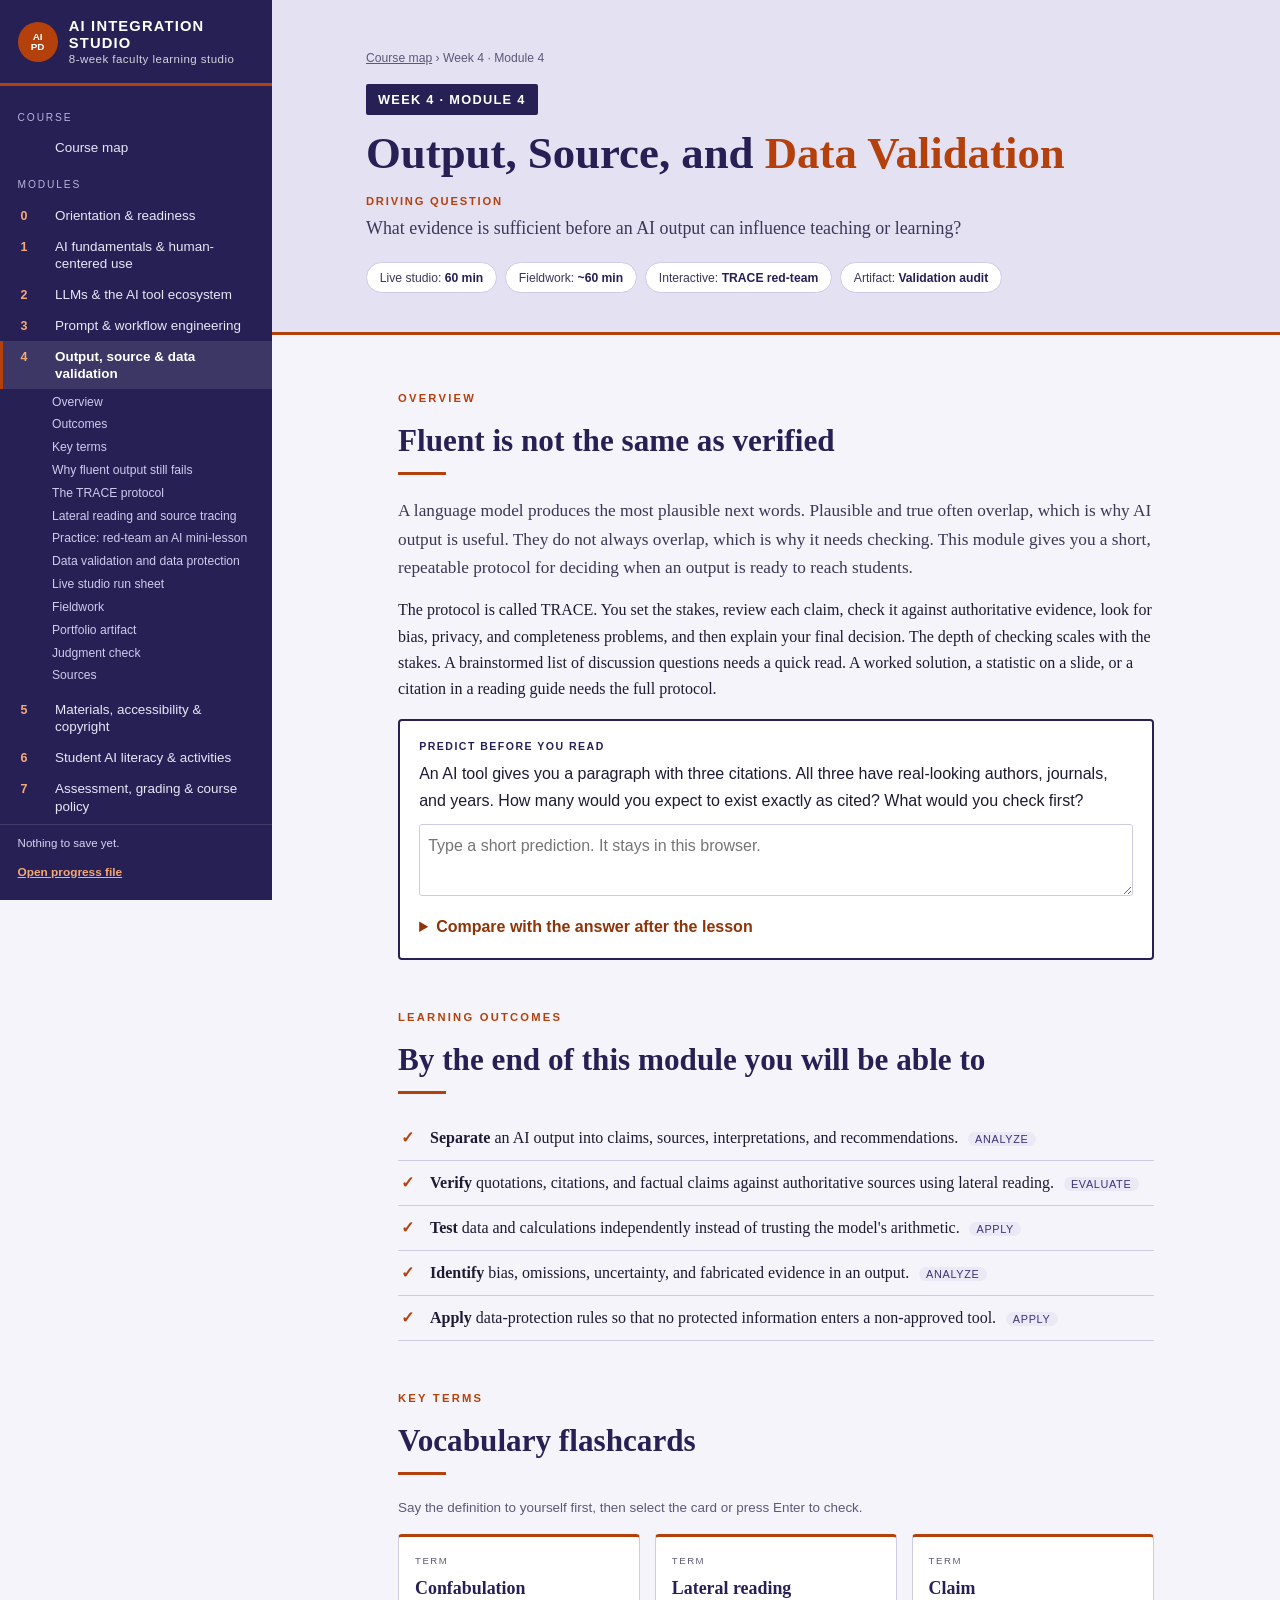
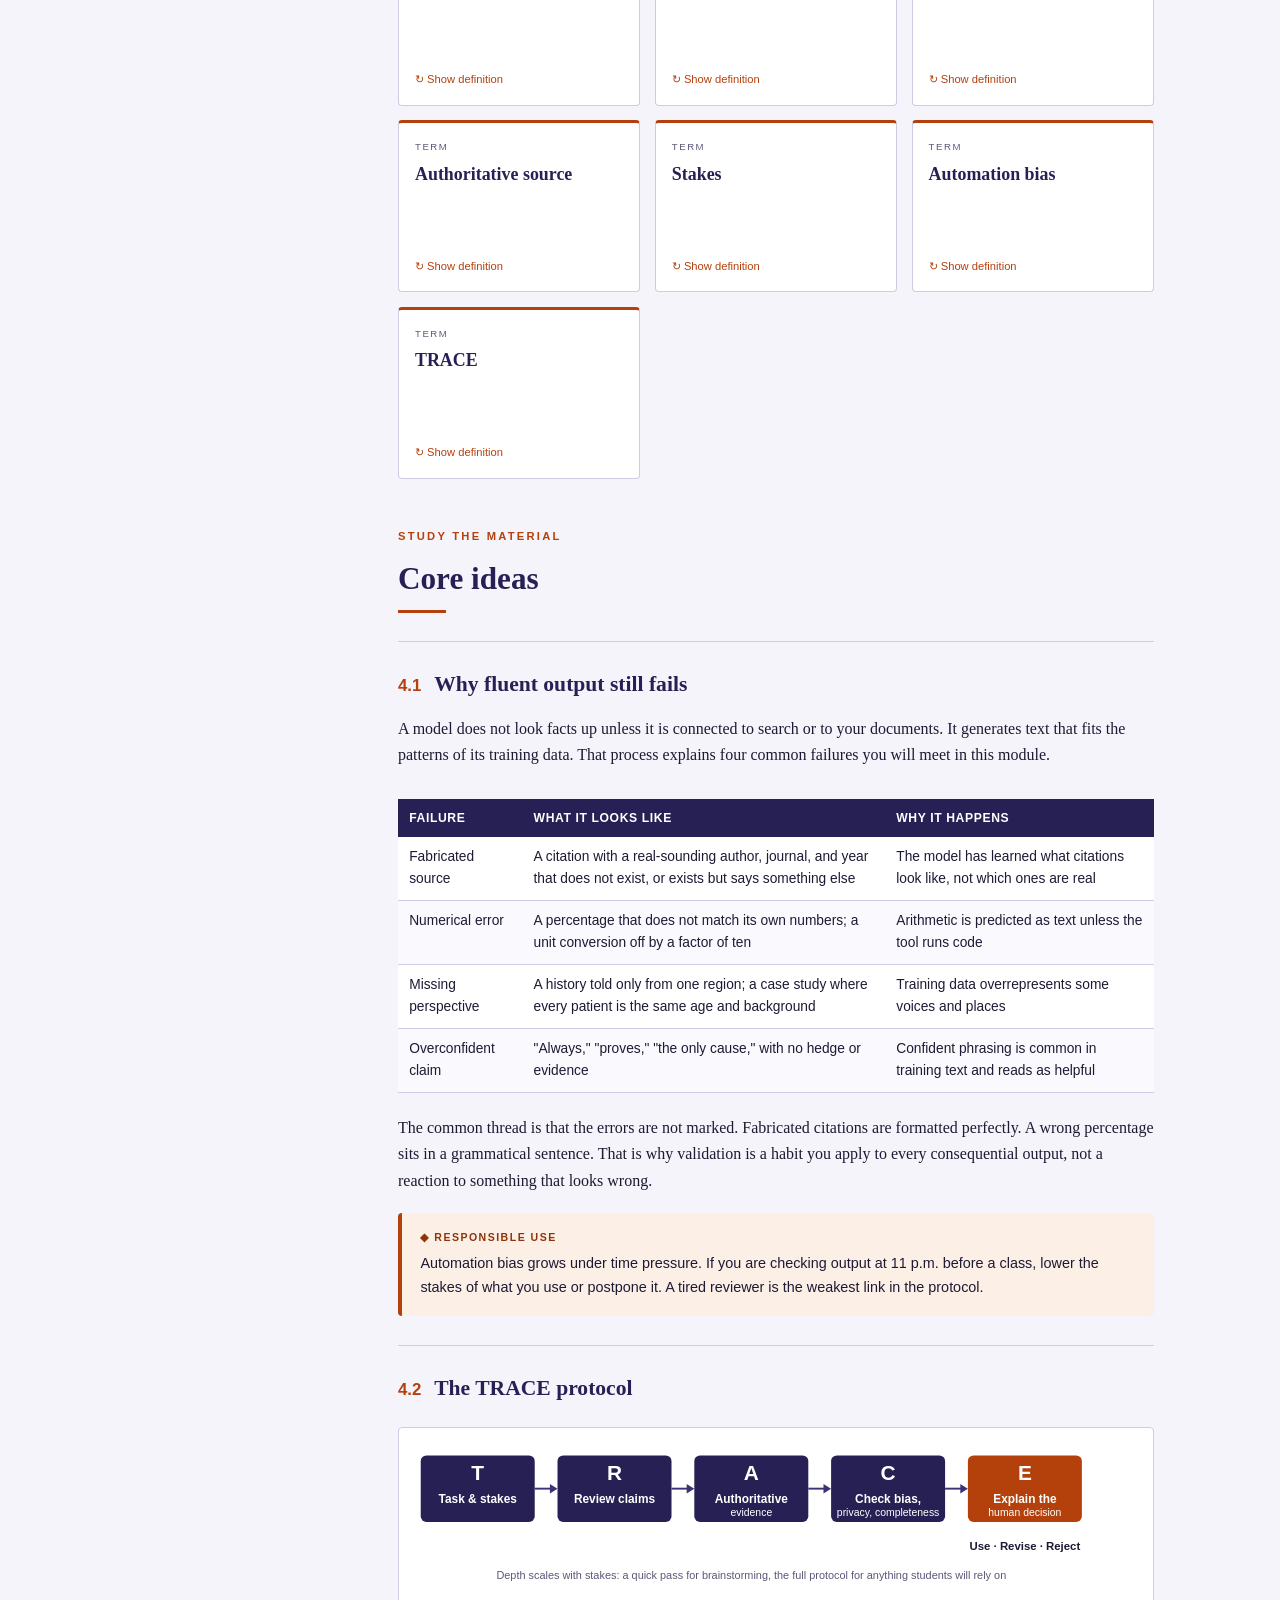
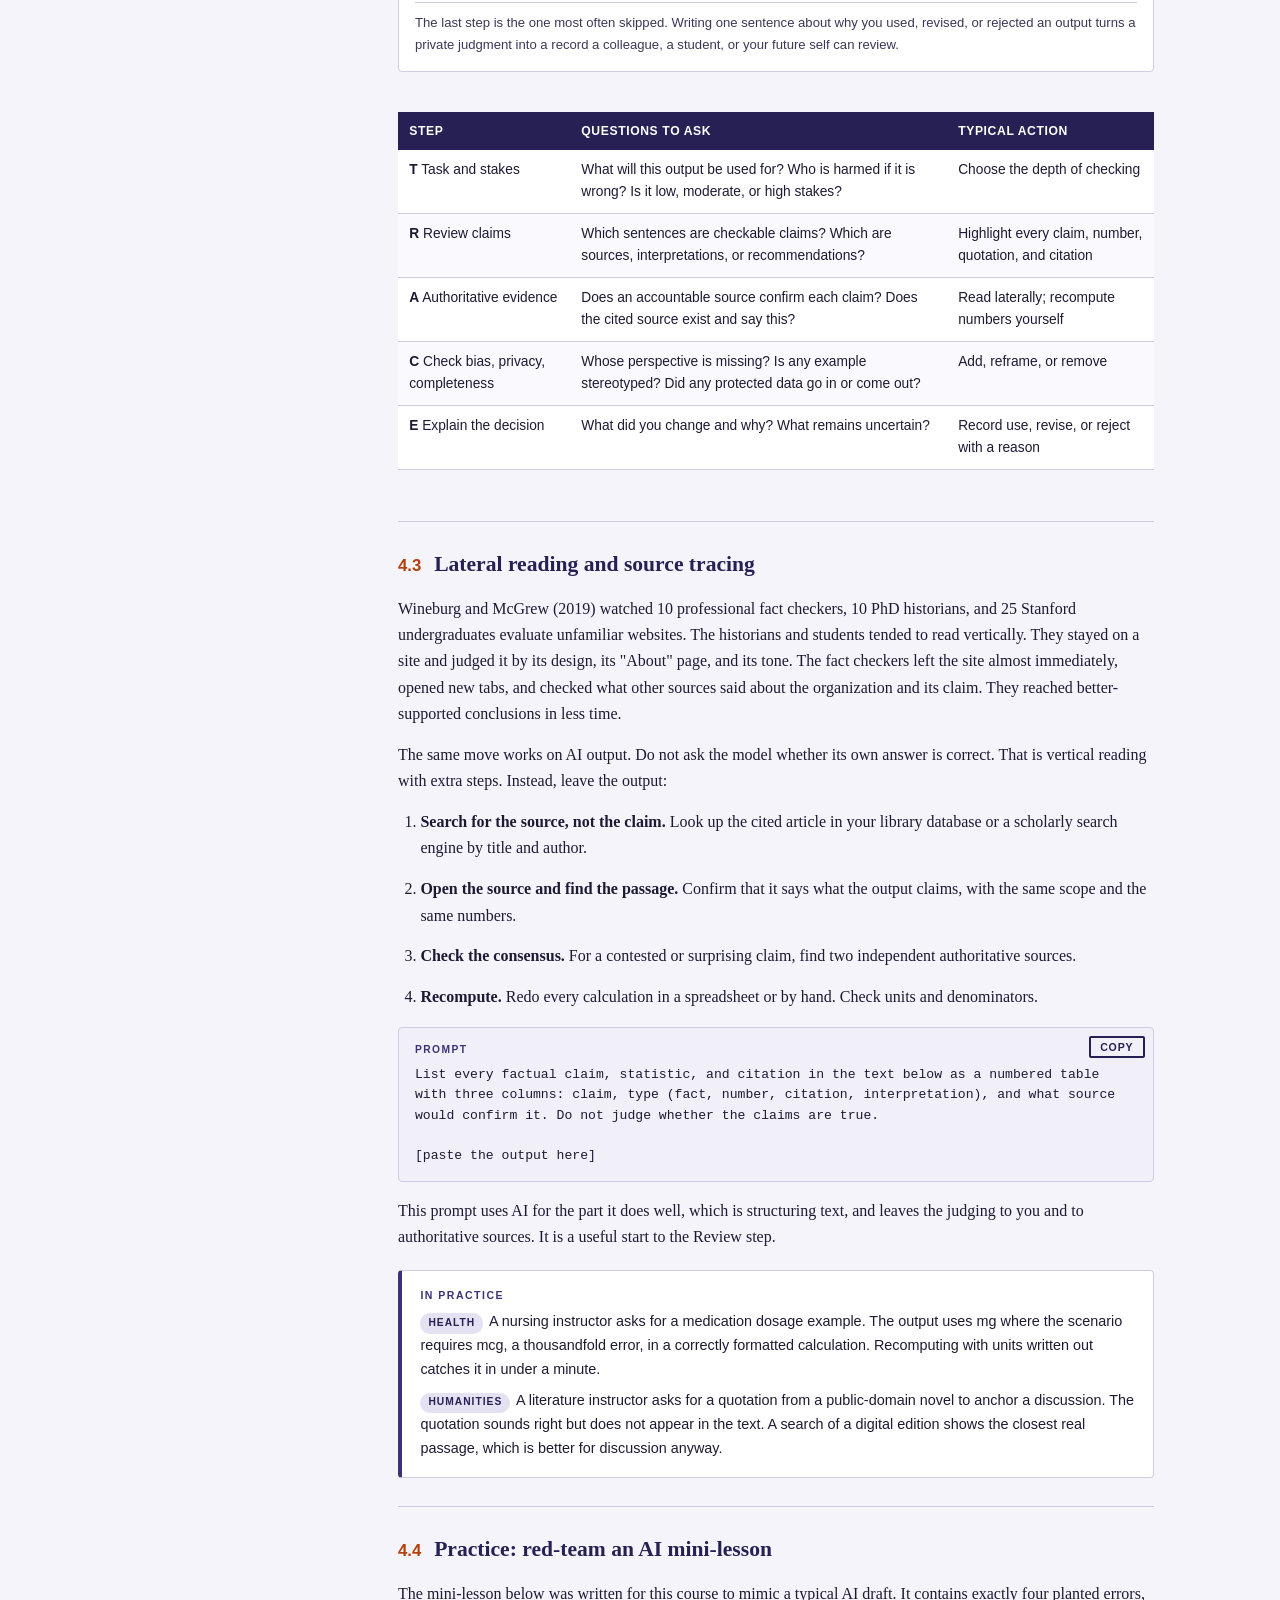
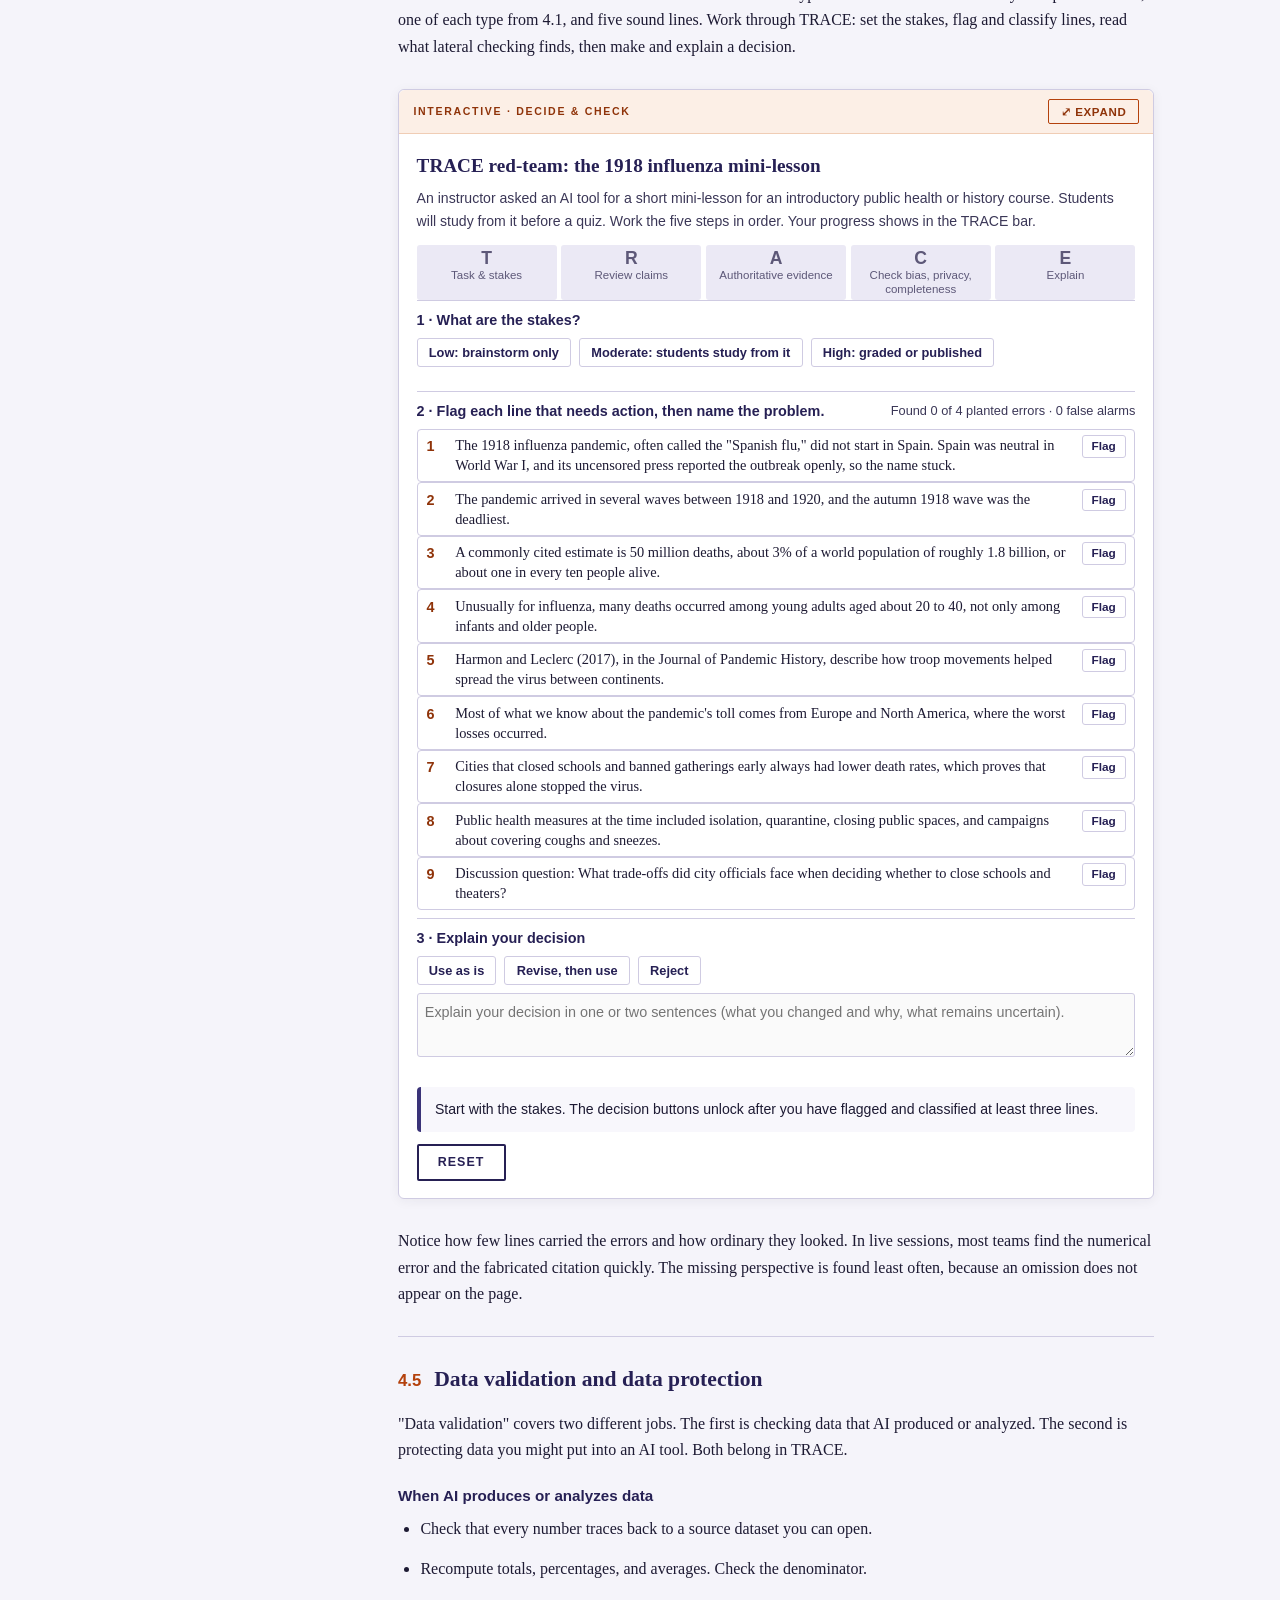
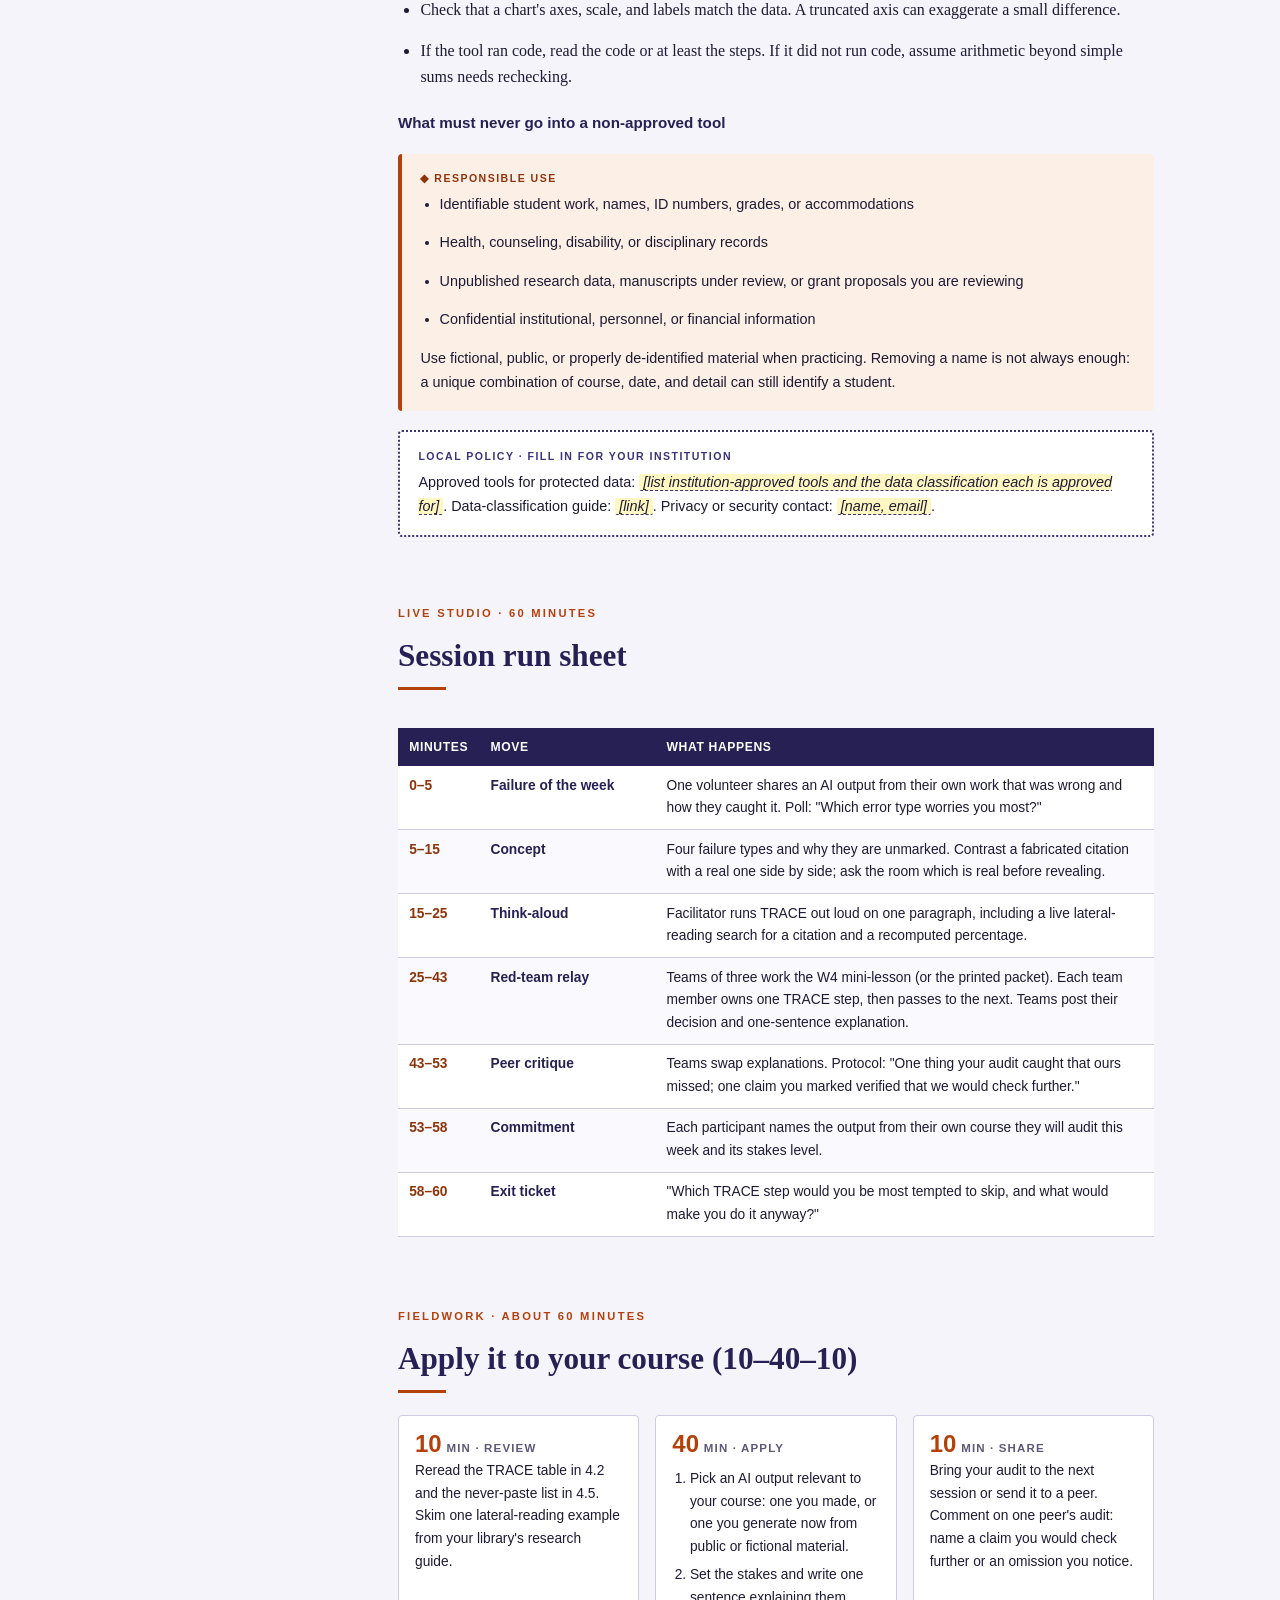
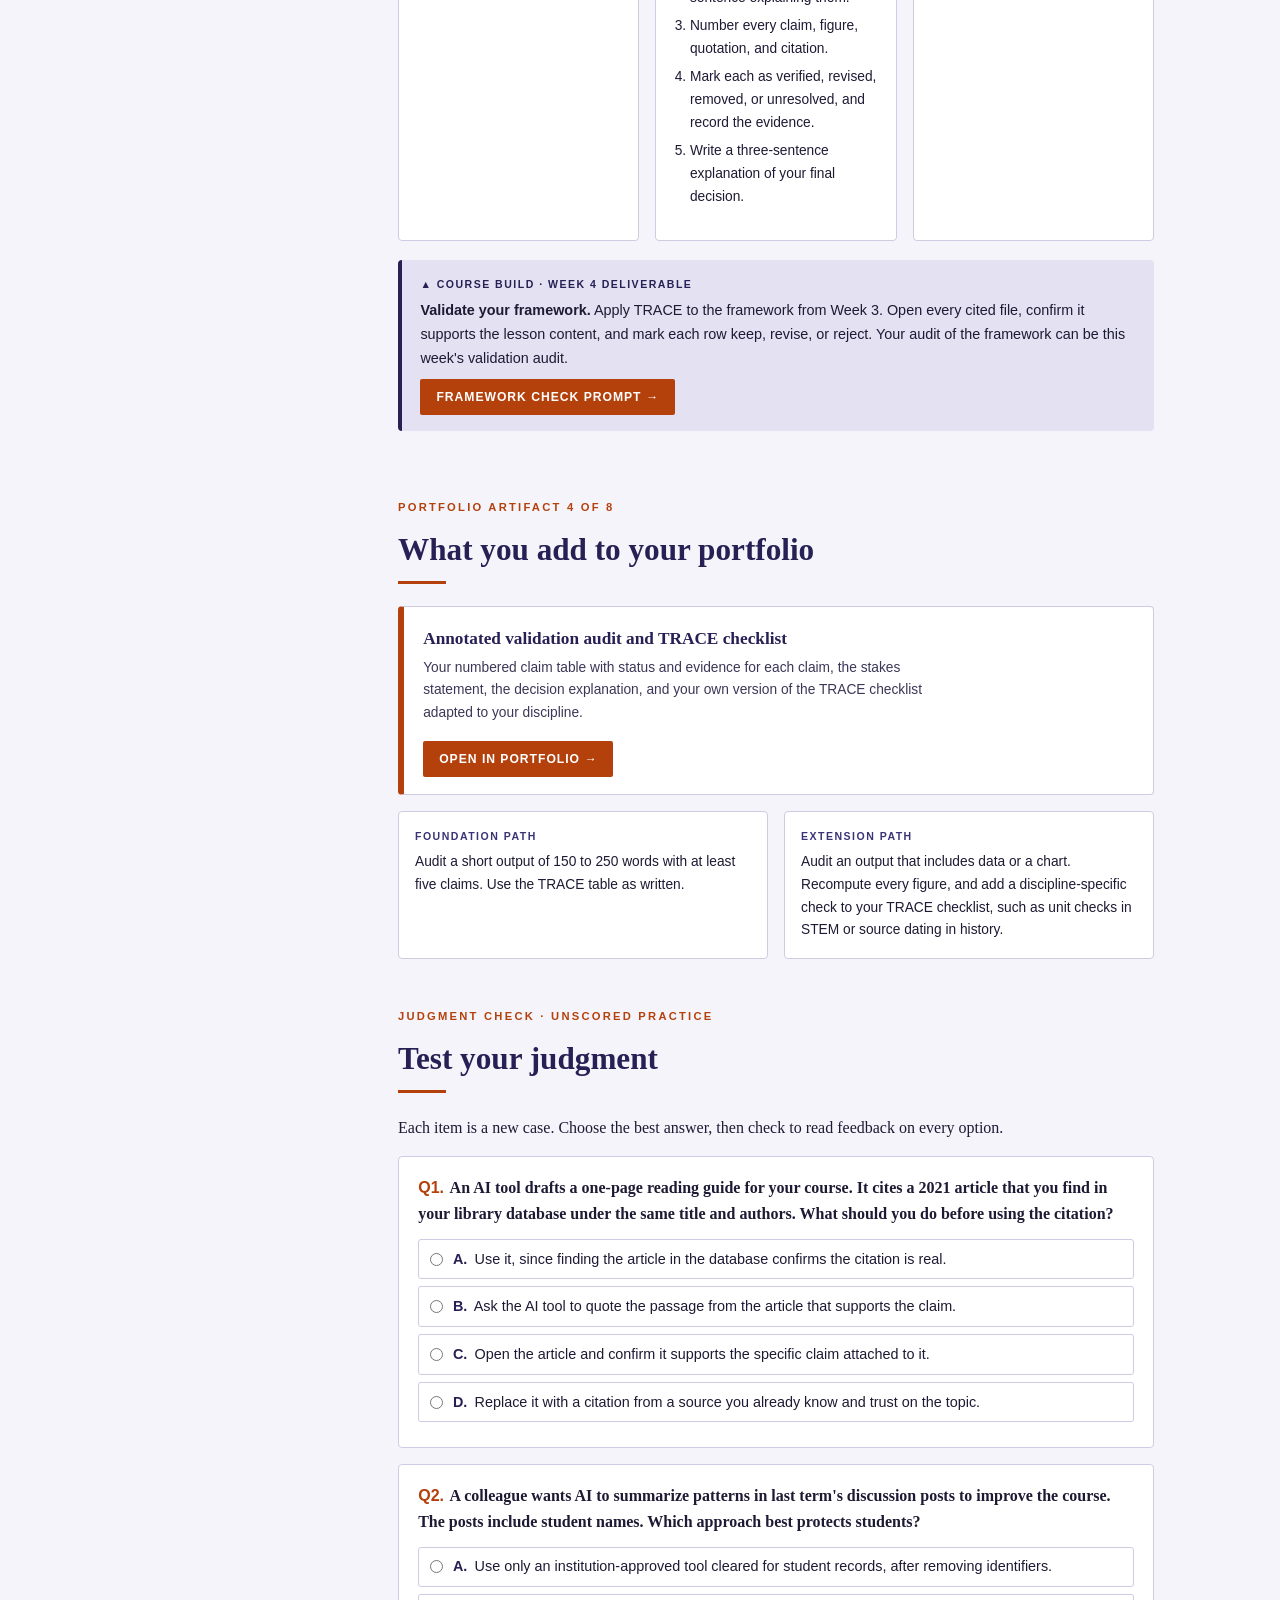
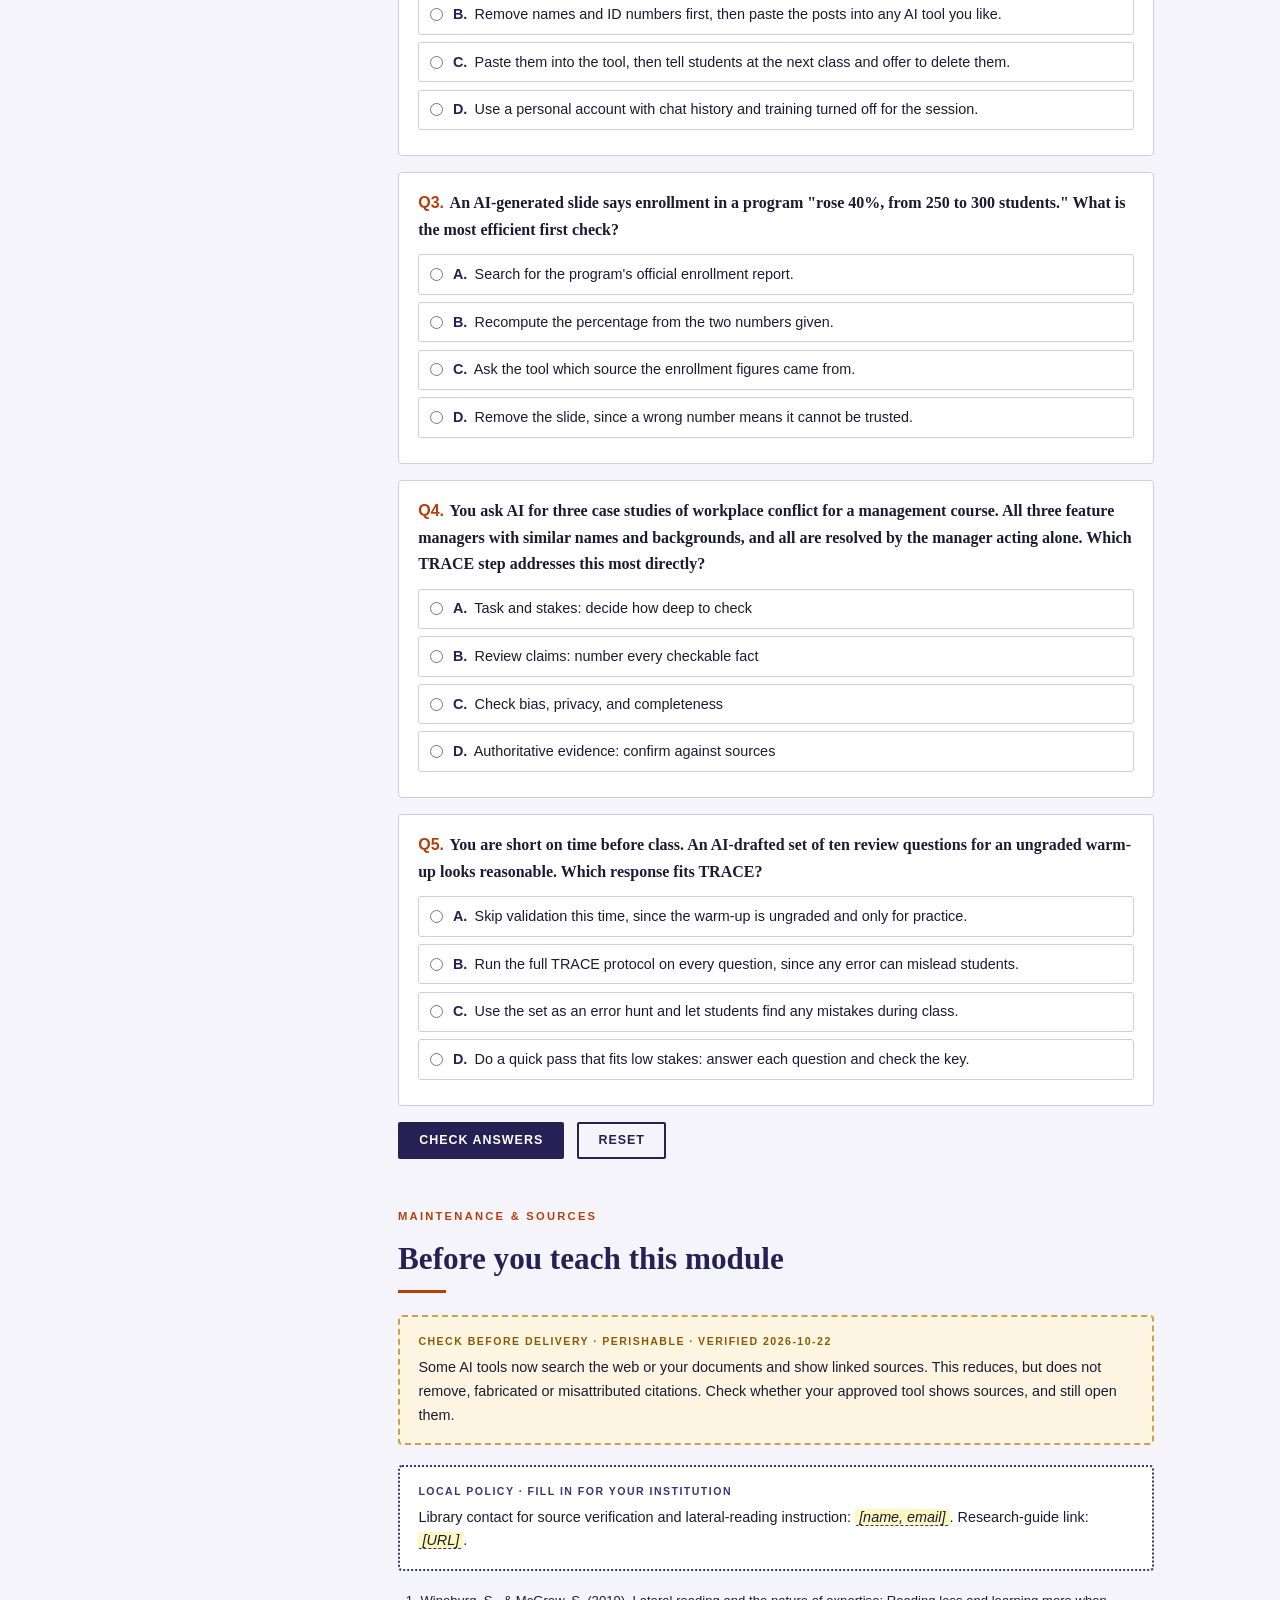
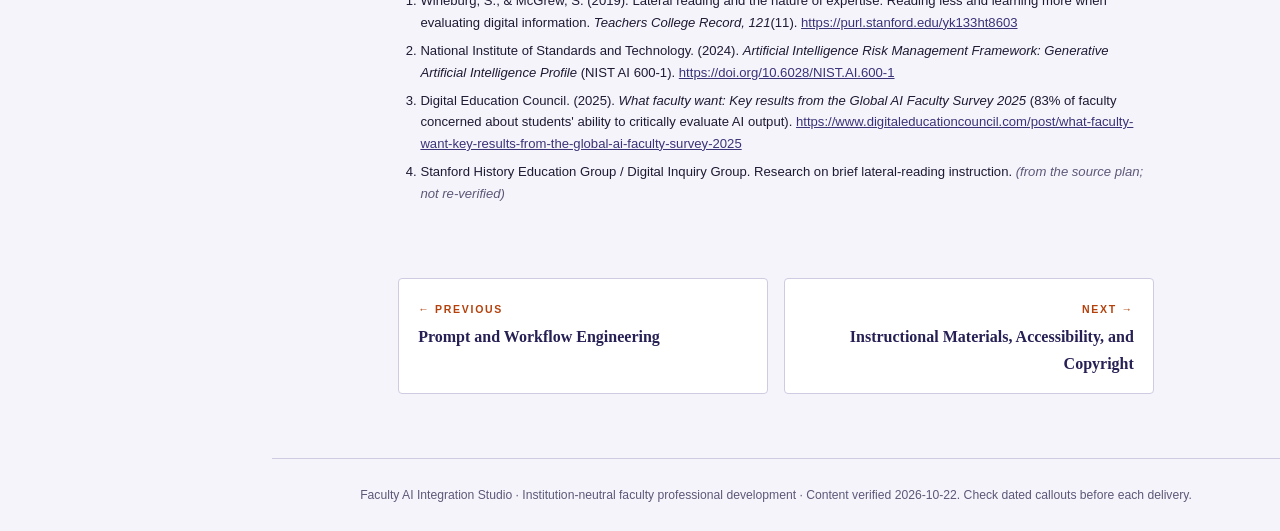
<file: lesson04.html>
<!DOCTYPE html>
<html lang="en">
<head>
<meta charset="UTF-8">
<meta name="viewport" content="width=device-width, initial-scale=1.0">
<title>Module 4: Output, Source, and Data Validation | Faculty AI Integration Studio</title>
<meta name="description" content="What evidence is sufficient before an AI output can influence teaching or learning?">
<link rel="stylesheet" href="fai.css">
<style>.w4-steps { list-style: none; display: grid; grid-template-columns: repeat(5, minmax(0,1fr)); gap: .3rem; margin: 0 0 .9rem; padding: 0; }
.w4-steps li { background: var(--alt); color: var(--muted); border-radius: 3px; padding: .2rem .4rem; font-size: .72rem; text-align: center; line-height: 1.2; }
.w4-steps li b { display: block; font-family: var(--narrow); font-size: 1.1rem; }
.w4-steps li.done { background: var(--ink); color: #fff; }
.w4-steps li.done::after { content: ' \2713'; }
.w4-stage { border-top: 1px solid var(--border); padding: .5rem 0; }
.w4-h { font-weight: 700; color: var(--ink); margin-bottom: .5rem; display: flex; justify-content: space-between; gap: .6rem; flex-wrap: wrap; }
.w4-count { font-weight: 400; font-size: .8rem; color: var(--text-2); }
.w4-fb { font-size: .84rem; margin-top: .4rem; min-height: 1.2em; }
.w4-lines { list-style: none; padding: 0; margin: 0; counter-reset: l; }
.w4-line { border: 1px solid var(--border); border-radius: 4px; padding: .35rem .55rem; margin-bottom: .3rem; background: #fff; }
.w4-line.flagged { border-color: var(--caution); background: #fffaf0; }
.w4-line.right { border-color: var(--correct); background: var(--correct-bg); }
.w4-line.fine { border-color: var(--border); background: #f8f7fc; }
.w4-row1 { display: flex; gap: .6rem; align-items: flex-start; }
.w4-n { font-family: var(--narrow); font-weight: 900; color: var(--accent-dark); min-width: 1.2rem; }
.w4-txt { flex: 1; font-family: var(--serif); font-size: .9rem; line-height: 1.4; }
.w4-flag { flex-shrink: 0; padding: .2rem .55rem !important; font-size: .74rem !important; }
.w4-types { display: none; gap: .3rem; flex-wrap: wrap; margin: .45rem 0 0 1.8rem; }
.w4-line.flagged .w4-types, .w4-line.right .w4-types, .w4-line.fine .w4-types { display: flex; }
.w4-types .ch { font-size: .72rem !important; padding: .25rem .5rem !important; }
.w4-note { margin: .4rem 0 0 1.8rem; font-size: .82rem; }
.w4-note:empty { display: none; }
.w4-why { width: 100%; margin-top: .5rem; font: inherit; padding: .45rem; border: 1px solid var(--border); border-radius: 3px; }
@media (max-width: 640px) { .w4-steps { grid-template-columns: repeat(5, minmax(0,1fr)); } .w4-steps li { font-size: 0; } .w4-steps li b { font-size: 1rem; } }
</style>
</head>
<body>
<a class="skip" href="#main">Skip to content</a>
<button class="menu-btn" type="button" aria-expanded="false" aria-label="Open course menu">☰ Menu</button>
<nav class="side" aria-label="Course navigation"><a class="side-brand" href="index.html"><span class="side-seal">AI<br>PD</span><span class="side-title">AI Integration Studio<small>8-week faculty learning studio</small></span></a><nav aria-label="Pages"><ul></ul><div class="side-group">Course</div><ul><li><a class="nl" href="index.html"><span class="nn"></span><span>Course map</span></a></li></ul><div class="side-group">Modules</div><ul><li><a class="nl" href="lesson00.html"><span class="nn">0</span><span>Orientation & readiness</span></a></li><li><a class="nl" href="lesson01.html"><span class="nn">1</span><span>AI fundamentals & human-centered use</span></a></li><li><a class="nl" href="lesson02.html"><span class="nn">2</span><span>LLMs & the AI tool ecosystem</span></a></li><li><a class="nl" href="lesson03.html"><span class="nn">3</span><span>Prompt & workflow engineering</span></a></li><li><a class="nl" href="lesson04.html" aria-current="page"><span class="nn">4</span><span>Output, source & data validation</span></a><div class="toc"><a href="#overview">Overview</a><a href="#outcomes">Outcomes</a><a href="#terms">Key terms</a><a href="#s1">Why fluent output still fails</a><a href="#s2">The TRACE protocol</a><a href="#s3">Lateral reading and source tracing</a><a href="#s4">Practice: red-team an AI mini-lesson</a><a href="#s5">Data validation and data protection</a><a href="#studio">Live studio run sheet</a><a href="#fieldwork">Fieldwork</a><a href="#artifact">Portfolio artifact</a><a href="#check">Judgment check</a><a href="#sources">Sources</a></div></li><li><a class="nl" href="lesson05.html"><span class="nn">5</span><span>Materials, accessibility & copyright</span></a></li><li><a class="nl" href="lesson06.html"><span class="nn">6</span><span>Student AI literacy & activities</span></a></li><li><a class="nl" href="lesson07.html"><span class="nn">7</span><span>Assessment, grading & course policy</span></a></li><li><a class="nl" href="lesson08.html"><span class="nn">8</span><span>Ethics, equity & implementation</span></a></li></ul><div class="side-group">Toolkit</div><ul><li><a class="nl" href="builders.html"><span class="nn">B</span><span>Course Build Studio</span></a></li><li><a class="nl" href="portfolio.html"><span class="nn">★</span><span>AI Integration Portfolio</span></a></li><li><a class="nl" href="facilitator.html"><span class="nn">F</span><span>Facilitator guide</span></a></li><li><a class="nl" href="resources.html"><span class="nn">R</span><span>Resource kit & sources</span></a></li></ul></nav><div class="side-prog" data-prog-box role="status"><span class="sp-status"></span><button type="button" class="sp-link" data-prog="open">Open progress file</button><input type="file" accept=".json,application/json" class="sr" data-prog-input tabindex="-1" aria-hidden="true"></div></nav>
<div class="page">
<header class="lesson-hero"><div class="lesson-hero-inner">
<p class="crumb"><a href="index.html">Course map</a> &rsaquo; <span>Week 4 · Module 4</span></p>
<span class="badge-lg">Week 4 · Module 4</span>
<h1>Output, Source, and <span>Data Validation</span></h1>
<p class="lede"><span class="dq">Driving question</span>What evidence is sufficient before an AI output can influence teaching or learning?</p>
<div class="chips"><span class="chip">Live studio: <strong>60 min</strong></span><span class="chip">Fieldwork: <strong>~60 min</strong></span><span class="chip">Interactive: <strong>TRACE red-team</strong></span><span class="chip">Artifact: <strong>Validation audit</strong></span></div></div></header>
<main class="wrap" id="main">
<section class="block" id="overview"><p class="eyebrow">Overview</p><h2 class="h2">Fluent is not the same as verified</h2><div class="rule"></div><p class="lead">A language model produces the most plausible next words. Plausible and true often overlap, which is why AI output is useful. They do not always overlap, which is why it needs checking. This module gives you a short, repeatable protocol for deciding when an output is ready to reach students.</p>
<p>The protocol is called TRACE. You set the stakes, review each claim, check it against authoritative evidence, look for bias, privacy, and completeness problems, and then explain your final decision. The depth of checking scales with the stakes. A brainstormed list of discussion questions needs a quick read. A worked solution, a statistic on a slide, or a citation in a reading guide needs the full protocol.</p>
<div class="predict"><b class="lbl">Predict before you read</b><p>An AI tool gives you a paragraph with three citations. All three have real-looking authors, journals, and years. How many would you expect to exist exactly as cited? What would you check first?</p><label class="sr" for="pred">Your prediction</label><textarea id="pred" placeholder="Type a short prediction. It stays in this browser."></textarea><details><summary>Compare with the answer after the lesson</summary><p>You cannot tell from the citation alone, which is the point. Fabricated references are formatted exactly like real ones. Check each one in a library database or the publisher site before you trust it, and then check that the source actually says what the paragraph claims. A real source that says something different is as much of a problem as a fake one.</p></details></div>
</section>
<section class="block" id="outcomes"><p class="eyebrow">Learning outcomes</p><h2 class="h2">By the end of this module you will be able to</h2><div class="rule"></div><ul class="objectives"><li><strong>Separate</strong> an AI output into claims, sources, interpretations, and recommendations. <em class="bloom">Analyze</em></li><li><strong>Verify</strong> quotations, citations, and factual claims against authoritative sources using lateral reading. <em class="bloom">Evaluate</em></li><li><strong>Test</strong> data and calculations independently instead of trusting the model's arithmetic. <em class="bloom">Apply</em></li><li><strong>Identify</strong> bias, omissions, uncertainty, and fabricated evidence in an output. <em class="bloom">Analyze</em></li><li><strong>Apply</strong> data-protection rules so that no protected information enters a non-approved tool. <em class="bloom">Apply</em></li></ul></section>
<section class="block" id="terms"><p class="eyebrow">Key terms</p><h2 class="h2">Vocabulary flashcards</h2><div class="rule"></div><p class="flip-hint-top">Say the definition to yourself first, then select the card or press Enter to check.</p><div class="vocab-grid"><button type="button" class="flip-card" aria-pressed="false"><div class="flip-inner"><div class="flip-face flip-front"><span class="vlabel">Term</span><div class="vterm">Confabulation</div><span class="fhint">↻ Show definition</span></div><div class="flip-face flip-back"><span class="vlabel">Definition</span><div class="vdef">Confident, fluent output that is false or unsupported, such as an invented statistic or reference. NIST lists it as a core generative-AI risk. Often called "hallucination."</div></div></div></button><button type="button" class="flip-card" aria-pressed="false"><div class="flip-inner"><div class="flip-face flip-front"><span class="vlabel">Term</span><div class="vterm">Lateral reading</div><span class="fhint">↻ Show definition</span></div><div class="flip-face flip-back"><span class="vlabel">Definition</span><div class="vdef">Leaving a source to find out what other sources say about its author, organization, and claim, instead of judging it from its own pages.</div></div></div></button><button type="button" class="flip-card" aria-pressed="false"><div class="flip-inner"><div class="flip-face flip-front"><span class="vlabel">Term</span><div class="vterm">Claim</div><span class="fhint">↻ Show definition</span></div><div class="flip-face flip-back"><span class="vlabel">Definition</span><div class="vdef">A statement that can be true or false and can be checked against evidence.</div></div></div></button><button type="button" class="flip-card" aria-pressed="false"><div class="flip-inner"><div class="flip-face flip-front"><span class="vlabel">Term</span><div class="vterm">Authoritative source</div><span class="fhint">↻ Show definition</span></div><div class="flip-face flip-back"><span class="vlabel">Definition</span><div class="vdef">A source with accountable authorship and a record of accuracy in the discipline, such as a peer-reviewed article, an official dataset, or a primary document.</div></div></div></button><button type="button" class="flip-card" aria-pressed="false"><div class="flip-inner"><div class="flip-face flip-front"><span class="vlabel">Term</span><div class="vterm">Stakes</div><span class="fhint">↻ Show definition</span></div><div class="flip-face flip-back"><span class="vlabel">Definition</span><div class="vdef">The consequence if an output is wrong. Stakes set how much validation an output needs.</div></div></div></button><button type="button" class="flip-card" aria-pressed="false"><div class="flip-inner"><div class="flip-face flip-front"><span class="vlabel">Term</span><div class="vterm">Automation bias</div><span class="fhint">↻ Show definition</span></div><div class="flip-face flip-back"><span class="vlabel">Definition</span><div class="vdef">The tendency to accept a system's output because a system produced it, especially under time pressure.</div></div></div></button><button type="button" class="flip-card" aria-pressed="false"><div class="flip-inner"><div class="flip-face flip-front"><span class="vlabel">Term</span><div class="vterm">TRACE</div><span class="fhint">↻ Show definition</span></div><div class="flip-face flip-back"><span class="vlabel">Definition</span><div class="vdef">This course's validation protocol: Task and stakes, Review claims, Authoritative evidence, Check bias, privacy, and completeness, Explain the decision.</div></div></div></button></div></section>
<section class="block"><p class="eyebrow">Study the material</p><h2 class="h2">Core ideas</h2><div class="rule"></div>
<div class="cs" id="s1"><div class="cs-head"><span class="cs-num">4.1</span><h3>Why fluent output still fails</h3></div>
<p>A model does not look facts up unless it is connected to search or to your documents. It generates text that fits the patterns of its training data. That process explains four common failures you will meet in this module.</p>
<div class="tscroll"><table class="t"><thead><tr><th>Failure</th><th>What it looks like</th><th>Why it happens</th></tr></thead><tbody>
<tr><td>Fabricated source</td><td>A citation with a real-sounding author, journal, and year that does not exist, or exists but says something else</td><td>The model has learned what citations look like, not which ones are real</td></tr>
<tr><td>Numerical error</td><td>A percentage that does not match its own numbers; a unit conversion off by a factor of ten</td><td>Arithmetic is predicted as text unless the tool runs code</td></tr>
<tr><td>Missing perspective</td><td>A history told only from one region; a case study where every patient is the same age and background</td><td>Training data overrepresents some voices and places</td></tr>
<tr><td>Overconfident claim</td><td>"Always," "proves," "the only cause," with no hedge or evidence</td><td>Confident phrasing is common in training text and reads as helpful</td></tr>
</tbody></table></div>
<p>The common thread is that the errors are not marked. Fabricated citations are formatted perfectly. A wrong percentage sits in a grammatical sentence. That is why validation is a habit you apply to every consequential output, not a reaction to something that looks wrong.</p>
<div class="callout guard"><b class="lbl">Responsible use</b><p>Automation bias grows under time pressure. If you are checking output at 11 p.m. before a class, lower the stakes of what you use or postpone it. A tired reviewer is the weakest link in the protocol.</p></div></div>
<div class="cs" id="s2"><div class="cs-head"><span class="cs-num">4.2</span><h3>The TRACE protocol</h3></div>
<figure class="fig"><svg viewBox="0 28 760 156" role="img" aria-label="TRACE protocol: five steps in sequence, Task and stakes, Review claims, Authoritative evidence, Check bias privacy and completeness, Explain decision, ending in a choice to use, revise, or reject.">
<g font-size="12.5" font-weight="700">
<rect x="6" y="40" width="120" height="70" rx="6" class="dg-box"/><text x="66" y="66" text-anchor="middle" class="dg-inv" font-size="22">T</text><text x="66" y="90" text-anchor="middle" class="dg-inv">Task &amp; stakes</text>
<rect x="150" y="40" width="120" height="70" rx="6" class="dg-box"/><text x="210" y="66" text-anchor="middle" class="dg-inv" font-size="22">R</text><text x="210" y="90" text-anchor="middle" class="dg-inv">Review claims</text>
<rect x="294" y="40" width="120" height="70" rx="6" class="dg-box"/><text x="354" y="66" text-anchor="middle" class="dg-inv" font-size="22">A</text><text x="354" y="90" text-anchor="middle" class="dg-inv">Authoritative</text><text x="354" y="104" text-anchor="middle" class="dg-inv" font-weight="400" font-size="11">evidence</text>
<rect x="438" y="40" width="120" height="70" rx="6" class="dg-box"/><text x="498" y="66" text-anchor="middle" class="dg-inv" font-size="22">C</text><text x="498" y="90" text-anchor="middle" class="dg-inv">Check bias,</text><text x="498" y="104" text-anchor="middle" class="dg-inv" font-weight="400" font-size="11">privacy, completeness</text>
<rect x="582" y="40" width="120" height="70" rx="6" class="dg-acc"/><text x="642" y="66" text-anchor="middle" class="dg-inv" font-size="22">E</text><text x="642" y="90" text-anchor="middle" class="dg-inv">Explain the</text><text x="642" y="104" text-anchor="middle" class="dg-inv" font-weight="400" font-size="11">human decision</text>
</g>
<g class="dg-line" stroke-width="2"><line x1="126" y1="75" x2="144" y2="75"/><line x1="270" y1="75" x2="288" y2="75"/><line x1="414" y1="75" x2="432" y2="75"/><line x1="558" y1="75" x2="576" y2="75"/></g>
<g class="dg-arrow"><path d="M142 70 L150 75 L142 80Z"/><path d="M286 70 L294 75 L286 80Z"/><path d="M430 70 L438 75 L430 80Z"/><path d="M574 70 L582 75 L574 80Z"/></g>
<text x="642" y="140" text-anchor="middle" class="dg-t" font-size="12" font-weight="700">Use · Revise · Reject</text>
<text x="354" y="170" text-anchor="middle" class="dg-m" font-size="11.5">Depth scales with stakes: a quick pass for brainstorming, the full protocol for anything students will rely on</text>
</svg><figcaption>The last step is the one most often skipped. Writing one sentence about why you used, revised, or rejected an output turns a private judgment into a record a colleague, a student, or your future self can review.</figcaption></figure>
<div class="tscroll"><table class="t"><thead><tr><th>Step</th><th>Questions to ask</th><th>Typical action</th></tr></thead><tbody>
<tr><td><b>T</b> Task and stakes</td><td>What will this output be used for? Who is harmed if it is wrong? Is it low, moderate, or high stakes?</td><td>Choose the depth of checking</td></tr>
<tr><td><b>R</b> Review claims</td><td>Which sentences are checkable claims? Which are sources, interpretations, or recommendations?</td><td>Highlight every claim, number, quotation, and citation</td></tr>
<tr><td><b>A</b> Authoritative evidence</td><td>Does an accountable source confirm each claim? Does the cited source exist and say this?</td><td>Read laterally; recompute numbers yourself</td></tr>
<tr><td><b>C</b> Check bias, privacy, completeness</td><td>Whose perspective is missing? Is any example stereotyped? Did any protected data go in or come out?</td><td>Add, reframe, or remove</td></tr>
<tr><td><b>E</b> Explain the decision</td><td>What did you change and why? What remains uncertain?</td><td>Record use, revise, or reject with a reason</td></tr>
</tbody></table></div></div>
<div class="cs" id="s3"><div class="cs-head"><span class="cs-num">4.3</span><h3>Lateral reading and source tracing</h3></div>
<p>Wineburg and McGrew (2019) watched 10 professional fact checkers, 10 PhD historians, and 25 Stanford undergraduates evaluate unfamiliar websites. The historians and students tended to read vertically. They stayed on a site and judged it by its design, its "About" page, and its tone. The fact checkers left the site almost immediately, opened new tabs, and checked what other sources said about the organization and its claim. They reached better-supported conclusions in less time.</p>
<p>The same move works on AI output. Do not ask the model whether its own answer is correct. That is vertical reading with extra steps. Instead, leave the output:</p>
<ol><li><strong>Search for the source, not the claim.</strong> Look up the cited article in your library database or a scholarly search engine by title and author.</li>
<li><strong>Open the source and find the passage.</strong> Confirm that it says what the output claims, with the same scope and the same numbers.</li>
<li><strong>Check the consensus.</strong> For a contested or surprising claim, find two independent authoritative sources.</li>
<li><strong>Recompute.</strong> Redo every calculation in a spreadsheet or by hand. Check units and denominators.</li></ol>
<div class="prompt" data-copy>List every factual claim, statistic, and citation in the text below as a numbered table with three columns: claim, type (fact, number, citation, interpretation), and what source would confirm it. Do not judge whether the claims are true.

[paste the output here]</div>
<p>This prompt uses AI for the part it does well, which is structuring text, and leaves the judging to you and to authoritative sources. It is a useful start to the Review step.</p>
<div class="callout in-practice"><b class="lbl">In practice</b><p><span class="disc">Health</span>A nursing instructor asks for a medication dosage example. The output uses mg where the scenario requires mcg, a thousandfold error, in a correctly formatted calculation. Recomputing with units written out catches it in under a minute.</p><p><span class="disc">Humanities</span>A literature instructor asks for a quotation from a public-domain novel to anchor a discussion. The quotation sounds right but does not appear in the text. A search of a digital edition shows the closest real passage, which is better for discussion anyway.</p></div></div>
<div class="cs" id="s4"><div class="cs-head"><span class="cs-num">4.4</span><h3>Practice: red-team an AI mini-lesson</h3></div>
<p>The mini-lesson below was written for this course to mimic a typical AI draft. It contains exactly four planted errors, one of each type from 4.1, and five sound lines. Work through TRACE: set the stakes, flag and classify lines, read what lateral checking finds, then make and explain a decision.</p>
<div class="iw" id="w4"><div class="iw-top"><span class="iw-eyebrow">Interactive · decide &amp; check</span><button type="button" class="iw-exp" aria-label="Expand interactive">⤢ Expand</button></div><div class="iw-body"><p class="iw-title">TRACE red-team: the 1918 influenza mini-lesson</p>
<p class="iw-intro">An instructor asked an AI tool for a short mini-lesson for an introductory public health or history course. Students will study from it before a quiz. Work the five steps in order. Your progress shows in the TRACE bar.</p>
<ol class="w4-steps" aria-label="TRACE progress">
  <li data-s="T"><b>T</b>Task &amp; stakes</li><li data-s="R"><b>R</b>Review claims</li><li data-s="A"><b>A</b>Authoritative evidence</li><li data-s="C"><b>C</b>Check bias, privacy, completeness</li><li data-s="E"><b>E</b>Explain</li>
</ol>
<div class="w4-stage">
  <p class="w4-h">1 · What are the stakes?</p>
  <div class="iw-row" role="group" aria-label="Stakes level">
    <button type="button" class="ch" data-stakes="low" aria-pressed="false">Low: brainstorm only</button>
    <button type="button" class="ch" data-stakes="mod" aria-pressed="false">Moderate: students study from it</button>
    <button type="button" class="ch" data-stakes="high" aria-pressed="false">High: graded or published</button>
  </div>
  <p class="w4-fb" id="w4-stakes-fb" aria-live="polite"></p>
</div>
<div class="w4-stage">
  <p class="w4-h">2 · Flag each line that needs action, then name the problem. <span class="w4-count" id="w4-count">Found 0 of 4 planted errors · 0 false alarms</span></p>
  <ol class="w4-lines" id="w4-lines"></ol>
</div>
<div class="w4-stage">
  <p class="w4-h">3 · Explain your decision</p>
  <div class="iw-row" role="group" aria-label="Decision">
    <button type="button" class="ch" data-dec="use" aria-pressed="false" disabled>Use as is</button>
    <button type="button" class="ch" data-dec="revise" aria-pressed="false" disabled>Revise, then use</button>
    <button type="button" class="ch" data-dec="reject" aria-pressed="false" disabled>Reject</button>
  </div>
  <label class="sr" for="w4-why">One-sentence explanation</label>
  <textarea id="w4-why" class="w4-why" rows="2" placeholder="Explain your decision in one or two sentences (what you changed and why, what remains uncertain)." disabled></textarea>
</div>
<div class="iw-result" id="w4-result" aria-live="polite">Start with the stakes. The decision buttons unlock after you have found and classified at least the errors you can find.</div>
<div class="iw-row" style="margin-top:.7rem"><button type="button" class="btn sec" id="w4-reset">Reset</button></div>
</div></div>
<p>Notice how few lines carried the errors and how ordinary they looked. In live sessions, most teams find the numerical error and the fabricated citation quickly. The missing perspective is found least often, because an omission does not appear on the page.</p></div>
<div class="cs" id="s5"><div class="cs-head"><span class="cs-num">4.5</span><h3>Data validation and data protection</h3></div>
<p>"Data validation" covers two different jobs. The first is checking data that AI produced or analyzed. The second is protecting data you might put into an AI tool. Both belong in TRACE.</p>
<h4>When AI produces or analyzes data</h4>
<ul><li>Check that every number traces back to a source dataset you can open.</li>
<li>Recompute totals, percentages, and averages. Check the denominator.</li>
<li>Check that a chart's axes, scale, and labels match the data. A truncated axis can exaggerate a small difference.</li>
<li>If the tool ran code, read the code or at least the steps. If it did not run code, assume arithmetic beyond simple sums needs rechecking.</li></ul>
<h4>What must never go into a non-approved tool</h4>
<div class="callout guard"><b class="lbl">Responsible use</b><ul><li>Identifiable student work, names, ID numbers, grades, or accommodations</li><li>Health, counseling, disability, or disciplinary records</li><li>Unpublished research data, manuscripts under review, or grant proposals you are reviewing</li><li>Confidential institutional, personnel, or financial information</li></ul><p>Use fictional, public, or properly de-identified material when practicing. Removing a name is not always enough: a unique combination of course, date, and detail can still identify a student.</p></div>
<div class="callout local"><b class="lbl">Local policy · fill in for your institution</b><p>Approved tools for protected data: <span class="fill" data-local="tools">[list institution-approved tools and the data classification each is approved for]</span>. Data-classification guide: <span class="fill" data-local="dataclass">[link]</span>. Privacy or security contact: <span class="fill" data-local="privacy">[name, email]</span>.</p></div></div>
</section>
<section class="block" id="studio"><p class="eyebrow">Live studio · 60 minutes</p><h2 class="h2">Session run sheet</h2><div class="rule"></div><div class="tscroll"><table class="t run"><thead><tr><th>Minutes</th><th>Move</th><th>What happens</th></tr></thead><tbody><tr><td>0–5</td><td>Failure of the week</td><td>One volunteer shares an AI output from their own work that was wrong and how they caught it. Poll: "Which error type worries you most?"</td></tr><tr><td>5–15</td><td>Concept</td><td>Four failure types and why they are unmarked. Contrast a fabricated citation with a real one side by side; ask the room which is real before revealing.</td></tr><tr><td>15–25</td><td>Think-aloud</td><td>Facilitator runs TRACE out loud on one paragraph, including a live lateral-reading search for a citation and a recomputed percentage.</td></tr><tr><td>25–43</td><td>Red-team relay</td><td>Teams of three work the W4 mini-lesson (or the printed packet). Each team member owns one TRACE step, then passes to the next. Teams post their decision and one-sentence explanation.</td></tr><tr><td>43–53</td><td>Peer critique</td><td>Teams swap explanations. Protocol: "One thing your audit caught that ours missed; one claim you marked verified that we would check further."</td></tr><tr><td>53–58</td><td>Commitment</td><td>Each participant names the output from their own course they will audit this week and its stakes level.</td></tr><tr><td>58–60</td><td>Exit ticket</td><td>"Which TRACE step would you be most tempted to skip, and what would make you do it anyway?"</td></tr></tbody></table></div></section>
<section class="block" id="fieldwork"><p class="eyebrow">Fieldwork · about 60 minutes</p><h2 class="h2">Apply it to your course (10–40–10)</h2><div class="rule"></div><div class="field"><div><span class="min">10<small>min · review</small></span><p>Reread the TRACE table in 4.2 and the never-paste list in 4.5. Skim one lateral-reading example from your library's research guide.</p></div><div><span class="min">40<small>min · apply</small></span><ol><li>Pick an AI output relevant to your course: one you made, or one you generate now from public or fictional material.</li><li>Set the stakes and write one sentence explaining them.</li><li>Number every claim, figure, quotation, and citation.</li><li>Mark each as verified, revised, removed, or unresolved, and record the evidence.</li><li>Write a three-sentence explanation of your final decision.</li></ol></div><div><span class="min">10<small>min · share</small></span><p>Bring your audit to the next session or send it to a peer. Comment on one peer's audit: name a claim you would check further or an omission you notice.</p></div></div><div class="callout build"><b class="lbl">Course build · week 4 deliverable</b><p><strong>Validate your framework.</strong> Apply TRACE to the framework from Week 3. Open every cited file, confirm it supports the lesson content, and mark each row keep, revise, or reject. Your audit of the framework can be this week's validation audit.</p><p><a class="go" href="builders.html#b2">Framework check prompt →</a></p></div></section>
<section class="block" id="artifact"><p class="eyebrow">Portfolio artifact 4 of 8</p><h2 class="h2">What you add to your portfolio</h2><div class="rule"></div><div class="artifact"><div><b>Annotated validation audit and TRACE checklist</b><p>Your numbered claim table with status and evidence for each claim, the stakes statement, the decision explanation, and your own version of the TRACE checklist adapted to your discipline.</p></div><a class="go" href="portfolio.html#a4">Open in portfolio →</a></div>
<div class="paths"><div><b class="lbl">Foundation path</b><p>Audit a short output of 150 to 250 words with at least five claims. Use the TRACE table as written.</p></div><div><b class="lbl">Extension path</b><p>Audit an output that includes data or a chart. Recompute every figure, and add a discipline-specific check to your TRACE checklist, such as unit checks in STEM or source dating in history.</p></div></div>
</section>
<section class="block" id="check"><p class="eyebrow">Judgment check · unscored practice</p><h2 class="h2">Test your judgment</h2><div class="rule"></div><p>Each item is a new case. Choose the best answer, then check to read feedback on every option.</p><form id="quiz" onsubmit="return false"><div class="q" data-answer="C"><p class="q-stem"><span class="qn">Q1.</span>An AI tool drafts a one-page reading guide for your course. It cites a 2021 article that you find in your library database under the same title and authors. What should you do before using the citation?</p><fieldset class="options"><legend>Question 1 options</legend><label class="opt"><input type="radio" name="q1" value="A"><span><span class="opt-letter">A.</span> Use it, since finding the article in the database confirms the citation is real.</span></label><label class="opt"><input type="radio" name="q1" value="B"><span><span class="opt-letter">B.</span> Ask the AI tool to quote the passage from the article that supports the claim.</span></label><label class="opt"><input type="radio" name="q1" value="C"><span><span class="opt-letter">C.</span> Open the article and confirm it supports the specific claim attached to it.</span></label><label class="opt"><input type="radio" name="q1" value="D"><span><span class="opt-letter">D.</span> Replace it with a citation from a source you already know and trust on the topic.</span></label></fieldset><div class="rationale"><b>Best answer: C.</b> Existence is only half of source verification. Models often attach real sources to claims those sources do not make. The passage itself is the evidence.<ul><li><b>A.</b> Finding the article rules out a fabricated reference but not a misattributed claim.</li><li><b>B.</b> The model can generate a plausible quotation that is not in the article. Only opening the article confirms it.</li><li><b>D.</b> Replacing a source you have not checked with one you know may be fine, but it skips the habit this case is testing and may lose a relevant source.</li></ul></div></div><div class="q" data-answer="A"><p class="q-stem"><span class="qn">Q2.</span>A colleague wants AI to summarize patterns in last term's discussion posts to improve the course. The posts include student names. Which approach best protects students?</p><fieldset class="options"><legend>Question 2 options</legend><label class="opt"><input type="radio" name="q2" value="A"><span><span class="opt-letter">A.</span> Use only an institution-approved tool cleared for student records, after removing identifiers.</span></label><label class="opt"><input type="radio" name="q2" value="B"><span><span class="opt-letter">B.</span> Remove names and ID numbers first, then paste the posts into any AI tool you like.</span></label><label class="opt"><input type="radio" name="q2" value="C"><span><span class="opt-letter">C.</span> Paste them into the tool, then tell students at the next class and offer to delete them.</span></label><label class="opt"><input type="radio" name="q2" value="D"><span><span class="opt-letter">D.</span> Use a personal account with chat history and training turned off for the session.</span></label></fieldset><div class="rationale"><b>Best answer: A.</b> Student work is an educational record. It belongs only in tools your institution has approved for that data class, and removing identifiers reduces risk further. Policy comes before the upload, not after.<ul><li><b>B.</b> Removing names helps, but distinctive details can still identify students, and a non-approved tool is still the wrong place for records.</li><li><b>C.</b> Telling students after the fact does not undo a disclosure.</li><li><b>D.</b> History and training settings on a personal account do not make it an approved tool or create institutional data protections.</li></ul></div></div><div class="q" data-answer="B"><p class="q-stem"><span class="qn">Q3.</span>An AI-generated slide says enrollment in a program "rose 40%, from 250 to 300 students." What is the most efficient first check?</p><fieldset class="options"><legend>Question 3 options</legend><label class="opt"><input type="radio" name="q3" value="A"><span><span class="opt-letter">A.</span> Search for the program's official enrollment report.</span></label><label class="opt"><input type="radio" name="q3" value="B"><span><span class="opt-letter">B.</span> Recompute the percentage from the two numbers given.</span></label><label class="opt"><input type="radio" name="q3" value="C"><span><span class="opt-letter">C.</span> Ask the tool which source the enrollment figures came from.</span></label><label class="opt"><input type="radio" name="q3" value="D"><span><span class="opt-letter">D.</span> Remove the slide, since a wrong number means it cannot be trusted.</span></label></fieldset><div class="rationale"><b>Best answer: B.</b> The output contradicts itself: 250 to 300 is a 20% increase. Internal arithmetic is the fastest check and catches the error before you spend time on sources.<ul><li><b>A.</b> You will still need the report to confirm the base numbers, but recomputing first shows the claim is already wrong.</li><li><b>C.</b> A source request can return a plausible but fabricated reference.</li><li><b>D.</b> Removing it may be premature. The corrected figure may still be useful once verified.</li></ul></div></div><div class="q" data-answer="C"><p class="q-stem"><span class="qn">Q4.</span>You ask AI for three case studies of workplace conflict for a management course. All three feature managers with similar names and backgrounds, and all are resolved by the manager acting alone. Which TRACE step addresses this most directly?</p><fieldset class="options"><legend>Question 4 options</legend><label class="opt"><input type="radio" name="q4" value="A"><span><span class="opt-letter">A.</span> Task and stakes: decide how deep to check</span></label><label class="opt"><input type="radio" name="q4" value="B"><span><span class="opt-letter">B.</span> Review claims: number every checkable fact</span></label><label class="opt"><input type="radio" name="q4" value="C"><span><span class="opt-letter">C.</span> Check bias, privacy, and completeness</span></label><label class="opt"><input type="radio" name="q4" value="D"><span><span class="opt-letter">D.</span> Authoritative evidence: confirm against sources</span></label></fieldset><div class="rationale"><b>Best answer: C.</b> Nothing in the cases is false, so claim checking will not catch it. The problem is a narrow and repetitive representation of who manages and how conflict is resolved, which is a completeness and bias issue.<ul><li><b>A.</b> Stakes set how carefully you check, but they do not identify this problem.</li><li><b>B.</b> Claim review looks for checkable facts; these are fictional cases with no false facts.</li><li><b>D.</b> Authoritative evidence confirms facts, and the cases contain no false facts to confirm.</li></ul></div></div><div class="q" data-answer="D"><p class="q-stem"><span class="qn">Q5.</span>You are short on time before class. An AI-drafted set of ten review questions for an ungraded warm-up looks reasonable. Which response fits TRACE?</p><fieldset class="options"><legend>Question 5 options</legend><label class="opt"><input type="radio" name="q5" value="A"><span><span class="opt-letter">A.</span> Skip validation this time, since the warm-up is ungraded and only for practice.</span></label><label class="opt"><input type="radio" name="q5" value="B"><span><span class="opt-letter">B.</span> Run the full TRACE protocol on every question, since any error can mislead students.</span></label><label class="opt"><input type="radio" name="q5" value="C"><span><span class="opt-letter">C.</span> Use the set as an error hunt and let students find any mistakes during class.</span></label><label class="opt"><input type="radio" name="q5" value="D"><span><span class="opt-letter">D.</span> Do a quick pass that fits low stakes: answer each question and check the key.</span></label></fieldset><div class="rationale"><b>Best answer: D.</b> TRACE scales with stakes. Ungraded practice is low stakes, but a wrong answer key still teaches something false. Answering the questions yourself is a fast, sufficient check.<ul><li><b>A.</b> Low stakes reduce the depth of checking, not the need for it. Students still learn from the answer key.</li><li><b>B.</b> Full protocol is more than the stakes require and can make AI use slower than writing the questions yourself.</li><li><b>C.</b> Error-finding can be a strong activity when designed and announced as one, not as a way to skip your own review.</li></ul></div></div></form><div class="quiz-bar"><button class="btn" type="button" onclick="FAI.grade()">Check answers</button><button class="btn sec" type="button" onclick="FAI.resetQuiz()">Reset</button><span id="score" aria-live="polite"></span></div></section>
<section class="block" id="sources"><p class="eyebrow">Maintenance & sources</p><h2 class="h2">Before you teach this module</h2><div class="rule"></div><div class="callout perish"><b class="lbl">Check before delivery · perishable · verified 2026-10-22</b><p>Some AI tools now search the web or your documents and show linked sources. This reduces, but does not remove, fabricated or misattributed citations. Check whether your approved tool shows sources, and still open them.</p></div><div class="callout local"><b class="lbl">Local policy · fill in for your institution</b><p>Library contact for source verification and lateral-reading instruction: <span class="fill" data-local="library">[name, email]</span>. Research-guide link: <span class="fill" data-local="researchguide">[URL]</span>.</p></div><ol class="sources"><li>Wineburg, S., &amp; McGrew, S. (2019). Lateral reading and the nature of expertise: Reading less and learning more when evaluating digital information. <em>Teachers College Record, 121</em>(11). <a href="https://purl.stanford.edu/yk133ht8603">https://purl.stanford.edu/yk133ht8603</a></li><li>National Institute of Standards and Technology. (2024). <em>Artificial Intelligence Risk Management Framework: Generative Artificial Intelligence Profile</em> (NIST AI 600-1). <a href="https://doi.org/10.6028/NIST.AI.600-1">https://doi.org/10.6028/NIST.AI.600-1</a></li><li>Digital Education Council. (2025). <em>What faculty want: Key results from the Global AI Faculty Survey 2025</em> (83% of faculty concerned about students' ability to critically evaluate AI output). <a href="https://www.digitaleducationcouncil.com/post/what-faculty-want-key-results-from-the-global-ai-faculty-survey-2025">https://www.digitaleducationcouncil.com/post/what-faculty-want-key-results-from-the-global-ai-faculty-survey-2025</a></li><li>Stanford History Education Group / Digital Inquiry Group. Research on brief lateral-reading instruction. <span class="nv">(from the source plan; not re-verified)</span></li></ol></section>
<nav class="pager" aria-label="Lesson pager"><a href="lesson03.html"><span class="dir">← Previous</span><span class="nm">Prompt and Workflow Engineering</span></a><a class="next" href="lesson05.html"><span class="dir">Next →</span><span class="nm">Instructional Materials, Accessibility, and Copyright</span></a></nav></main>
<footer class="foot">Faculty AI Integration Studio · Institution-neutral faculty professional development · Content verified 2026-10-22. Check dated callouts before each delivery.</footer>
</div>
<script src="fai.js"></script>
<script>FAI.widget('w4', function (root) {
  var TYPES = [['cite', 'Fabricated citation'], ['num', 'Numerical error'], ['persp', 'Missing perspective'], ['over', 'Overconfident claim'], ['ok', 'Actually fine']];
  var LINES = [
    { t: 'The 1918 influenza pandemic, often called the "Spanish flu," did not start in Spain. Spain was neutral in World War I, and its uncensored press reported the outbreak openly, so the name stuck.', f: 'ok', n: 'This checks out. Lateral reading confirms the name reflects Spanish press coverage, not the origin.' },
    { t: 'The pandemic arrived in several waves between 1918 and 1920, and the autumn 1918 wave was the deadliest.', f: 'ok', n: 'This matches standard public health histories.' },
    { t: 'A commonly cited estimate is 50 million deaths, about 3% of a world population of roughly 1.8 billion, or about one in every ten people alive.', f: 'num', n: 'Recompute: 50 million / 1.8 billion is about 2.8%, roughly 1 in 36, not 1 in 10. Published estimates also range widely, from about 17 to 100 million, so the handout should give a range and a source.' },
    { t: 'Unusually for influenza, many deaths occurred among young adults aged about 20 to 40, not only among infants and older people.', f: 'ok', n: 'This is well documented and is one of the most discussed features of the 1918 pandemic.' },
    { t: 'Harmon and Leclerc (2017), in the Journal of Pandemic History, describe how troop movements helped spread the virus between continents.', f: 'cite', n: 'No journal by this name appears in library databases, and no article by these authors can be found. The underlying idea is supported elsewhere, so keep the point and attach a real source you have read.' },
    { t: 'Most of what we know about the pandemic\'s toll comes from Europe and North America, where the worst losses occurred.', f: 'persp', n: 'Mortality was far higher in parts of South Asia, Africa, and the Pacific. British India alone is commonly estimated to have lost more than 10 million people. The line erases where the heaviest losses fell.' },
    { t: 'Cities that closed schools and banned gatherings early always had lower death rates, which proves that closures alone stopped the virus.', f: 'over', n: 'Studies of U.S. cities, such as Markel et al. (2007) in JAMA, found that earlier and longer measures were associated with lower mortality. An association across cities does not show that closures alone stopped the virus, and "always" is not supported.' },
    { t: 'Public health measures at the time included isolation, quarantine, closing public spaces, and campaigns about covering coughs and sneezes.', f: 'ok', n: 'Accurate and appropriately general.' },
    { t: 'Discussion question: What trade-offs did city officials face when deciding whether to close schools and theaters?', f: 'ok', n: 'A question, not a claim. It is a good prompt once line 7 is fixed.' }
  ];
  var st, list = root.querySelector('#w4-lines'), res = root.querySelector('#w4-result'), why = root.querySelector('#w4-why');
  function init() {
    st = { stakes: null, lines: LINES.map(function () { return { flag: false, pick: null }; }), dec: null };
    list.innerHTML = LINES.map(function (L, i) {
      return '<li class="w4-line" data-i="' + i + '"><div class="w4-row1"><span class="w4-n">' + (i + 1) + '</span><span class="w4-txt">' + FAI.esc(L.t) + '</span>' +
        '<button type="button" class="ch w4-flag" aria-pressed="false" aria-label="Flag line ' + (i + 1) + '">Flag</button></div>' +
        '<div class="w4-types" role="group" aria-label="Problem type for line ' + (i + 1) + '">' +
        TYPES.map(function (T) { return '<button type="button" class="ch" data-type="' + T[0] + '" aria-pressed="false">' + T[1] + '</button>'; }).join('') +
        '</div><p class="w4-note" aria-live="polite"></p></li>';
    }).join('');
    root.querySelectorAll('[data-stakes],[data-dec]').forEach(function (b) { b.setAttribute('aria-pressed', 'false'); });
    root.querySelector('#w4-stakes-fb').textContent = '';
    why.value = '';
    render();
  }
  function found() { return st.lines.filter(function (s, i) { return s.pick === LINES[i].f && LINES[i].f !== 'ok'; }).length; }
  function falseAlarms() { return st.lines.filter(function (s, i) { return s.flag && LINES[i].f === 'ok' && s.pick !== 'ok'; }).length; }
  function render() {
    var f = found(), fa = falseAlarms();
    var classifiedAll = st.lines.every(function (s) { return !s.flag || s.pick; });
    var flaggedN = st.lines.filter(function (s) { return s.flag; }).length;
    root.querySelector('#w4-count').textContent = 'Found ' + f + ' of 4 planted errors · ' + fa + ' false alarm' + (fa === 1 ? '' : 's');
    var done = { T: !!st.stakes, R: flaggedN >= 3, A: flaggedN >= 3 && classifiedAll, C: st.lines[5].pick === 'persp', E: !!st.dec && why.value.trim().length >= 20 };
    root.querySelectorAll('.w4-steps li').forEach(function (li) { li.classList.toggle('done', done[li.dataset.s]); });
    var unlock = done.T && done.A;
    root.querySelectorAll('[data-dec]').forEach(function (b) { b.disabled = !unlock; });
    why.disabled = !unlock;
    var msg, cls = '';
    if (!st.stakes) msg = 'Start with the stakes. The decision buttons unlock after you have flagged and classified at least three lines.';
    else if (!unlock) msg = 'Flag and classify at least three lines to unlock the decision. ' + (f < 4 ? 'Hint: one error type is an omission, not a false-looking sentence.' : '');
    else if (!st.dec) msg = 'You found ' + f + ' of 4. ' + (f < 4 ? 'You can decide now or keep looking; real outputs do not tell you how many errors they contain.' : 'All four found. Choose a decision and explain it.');
    else {
      var d = st.dec, missed = 4 - f;
      if (d === 'use') { cls = 'bad'; msg = '✗ Use as is is not defensible. Students would study a wrong ratio, a fake source, a distorted geography of loss, and an overclaim.'; }
      else if (d === 'revise') { cls = missed ? 'warn' : 'ok'; msg = (missed ? '⚠ Revise is the right call, but ' + missed + ' error' + (missed > 1 ? 's' : '') + ' would survive your revision. Check lines you did not flag.' : '✓ Revise, then use. Five lines are sound and the structure is useful. Fix the ratio, replace the citation with a real one you have read, add the global picture, and hedge the causal claim.'); }
      else { cls = 'warn'; msg = '⚠ Reject is defensible if you lack time to fix it, but most of the structure is sound. Revising is usually faster than starting over here.'; }
      if (why.value.trim().length < 20) msg += ' Add a one-sentence explanation to complete the E step.';
      else msg += ' Your explanation is recorded for this session.';
      if (fa) msg += ' Note: ' + fa + ' sound line' + (fa > 1 ? 's were' : ' was') + ' marked as a problem. Over-flagging costs time and can remove good content.';
    }
    res.className = 'iw-result' + (cls ? ' ' + cls : ''); res.textContent = msg;
  }
  root.addEventListener('click', function (e) {
    var b = e.target.closest('button'); if (!b || !root.contains(b)) return;
    if (b.dataset.stakes) {
      st.stakes = b.dataset.stakes;
      root.querySelectorAll('[data-stakes]').forEach(function (x) { x.setAttribute('aria-pressed', x === b); });
      root.querySelector('#w4-stakes-fb').innerHTML = st.stakes === 'low'
        ? '<span class="tag-warn">⚠ Too low.</span> Students will study from this before a quiz, so errors will be learned. Treat it as at least moderate.'
        : '<span class="tag-ok">✓ Reasonable.</span> Students will rely on this, so every claim, number, and citation gets the full protocol.';
      if (st.stakes === 'low') st.stakes = null;
    } else if (b.dataset.dec) {
      st.dec = b.dataset.dec;
      root.querySelectorAll('[data-dec]').forEach(function (x) { x.setAttribute('aria-pressed', x === b); });
    } else if (b.classList.contains('w4-flag')) {
      var li = b.closest('.w4-line'), i = +li.dataset.i, s = st.lines[i];
      s.flag = !s.flag; if (!s.flag) s.pick = null;
      b.setAttribute('aria-pressed', s.flag); b.textContent = s.flag ? 'Unflag' : 'Flag';
      li.className = 'w4-line' + (s.flag ? ' flagged' : '');
      li.querySelectorAll('[data-type]').forEach(function (x) { x.setAttribute('aria-pressed', 'false'); });
      li.querySelector('.w4-note').textContent = '';
      if (s.flag) li.querySelector('[data-type]').focus();
    } else if (b.dataset.type) {
      var li2 = b.closest('.w4-line'), j = +li2.dataset.i, L = LINES[j], s2 = st.lines[j];
      s2.pick = b.dataset.type;
      li2.querySelectorAll('[data-type]').forEach(function (x) { x.setAttribute('aria-pressed', x === b); });
      var note = li2.querySelector('.w4-note');
      if (L.f === 'ok') {
        li2.className = 'w4-line fine';
        note.innerHTML = s2.pick === 'ok' ? '<span class="tag-ok">✓ Agreed.</span> ' + FAI.esc(L.n) : '<span class="tag-warn">⚠ False alarm.</span> ' + FAI.esc(L.n);
      } else if (s2.pick === L.f) {
        li2.className = 'w4-line right';
        note.innerHTML = '<span class="tag-ok">✓ Found. What lateral reading shows:</span> ' + FAI.esc(L.n);
      } else {
        li2.className = 'w4-line flagged';
        note.innerHTML = s2.pick === 'ok' ? '<span class="tag-bad">✗ Look again.</span> This line has a problem.' : '<span class="tag-warn">⚠ There is a problem here, but not that kind.</span> Try another type.';
      }
    }
    render();
  });
  why.addEventListener('input', render);
  root.querySelector('#w4-reset').addEventListener('click', init);
  init();
});
</script>
</body>
</html>
</file>
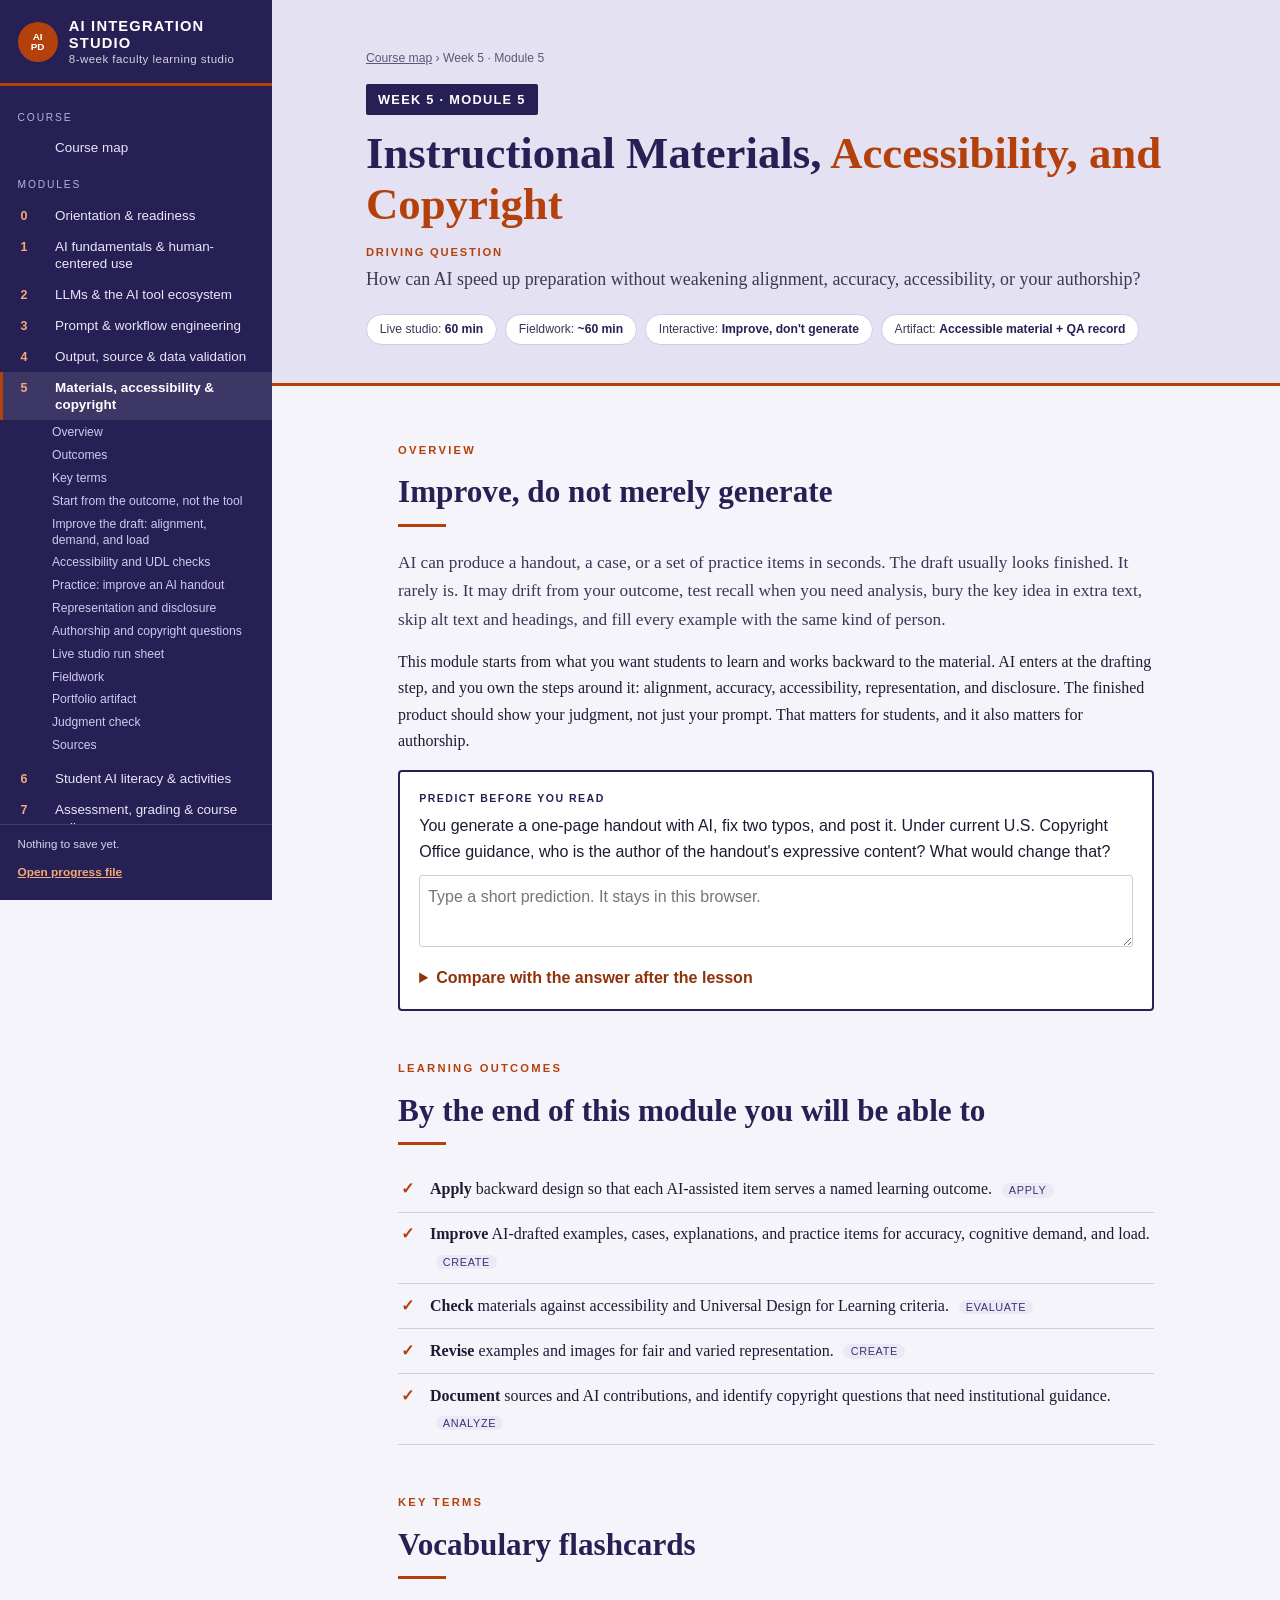
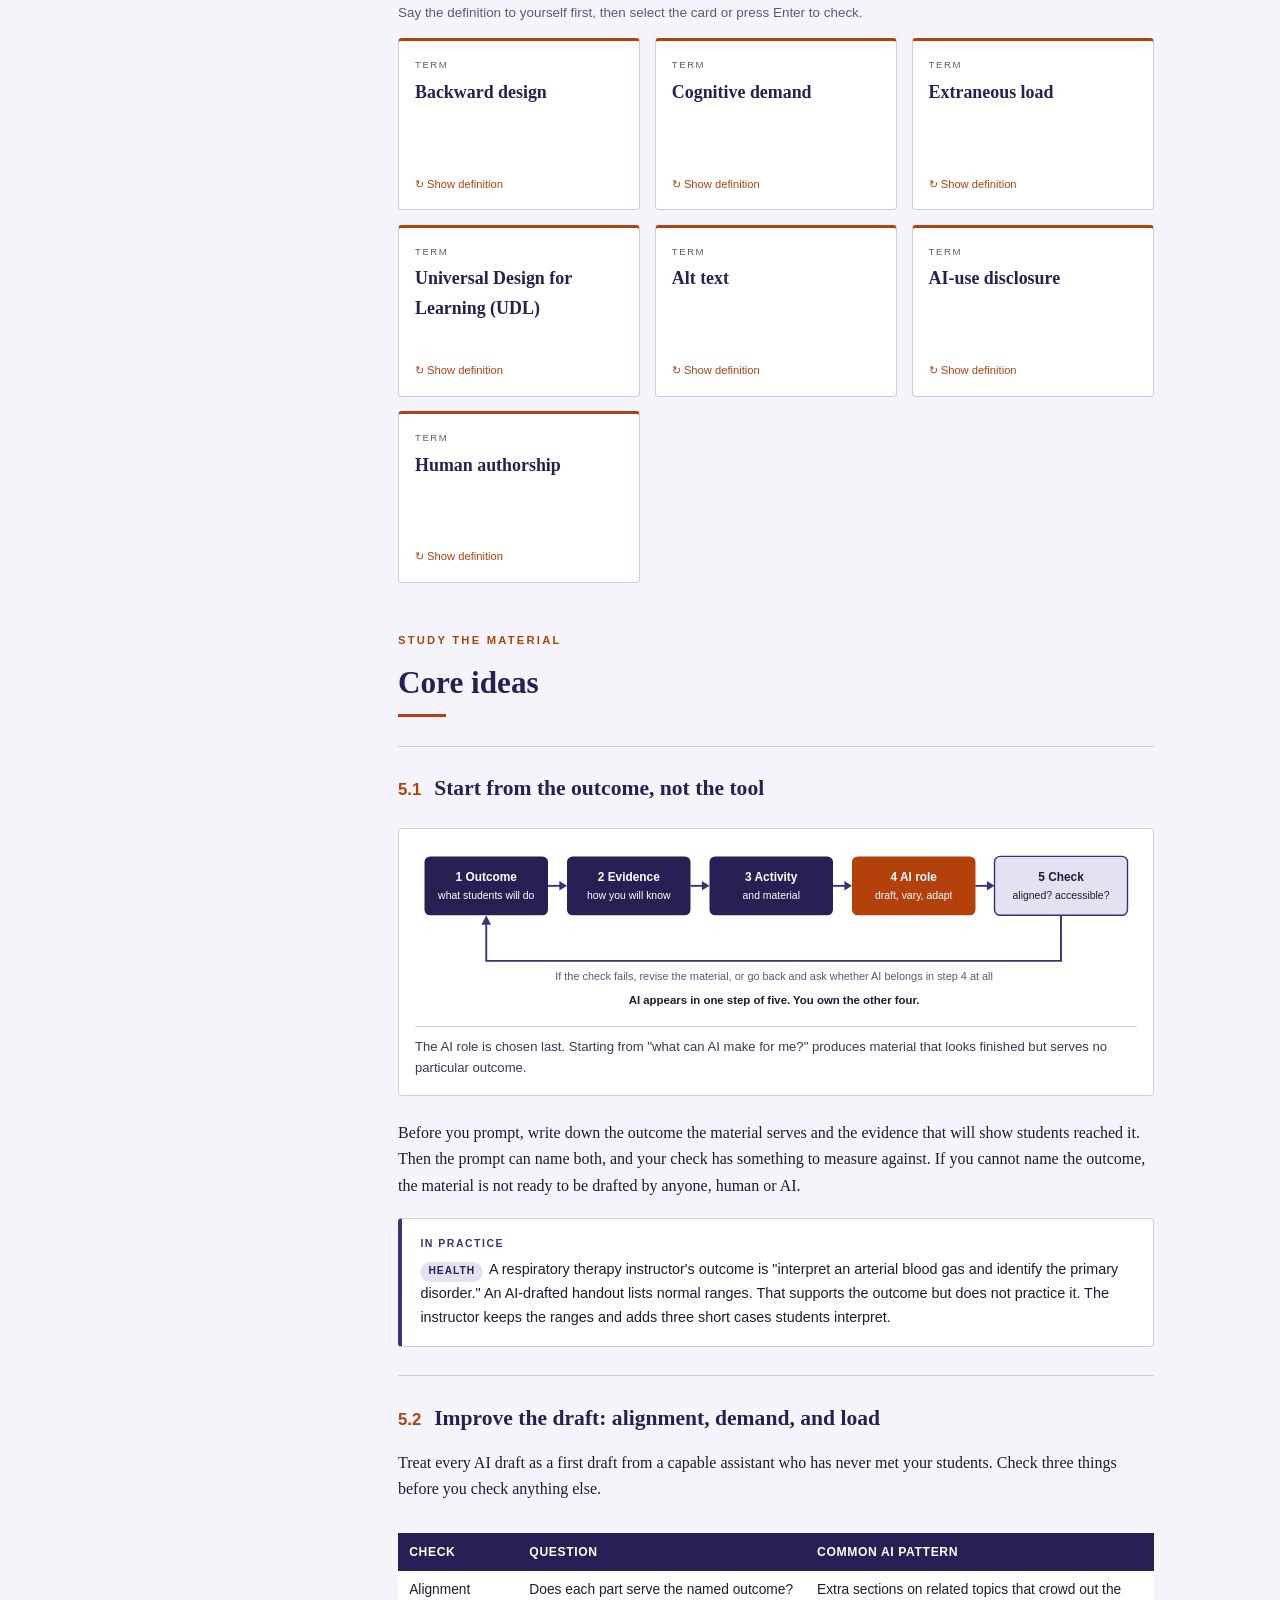
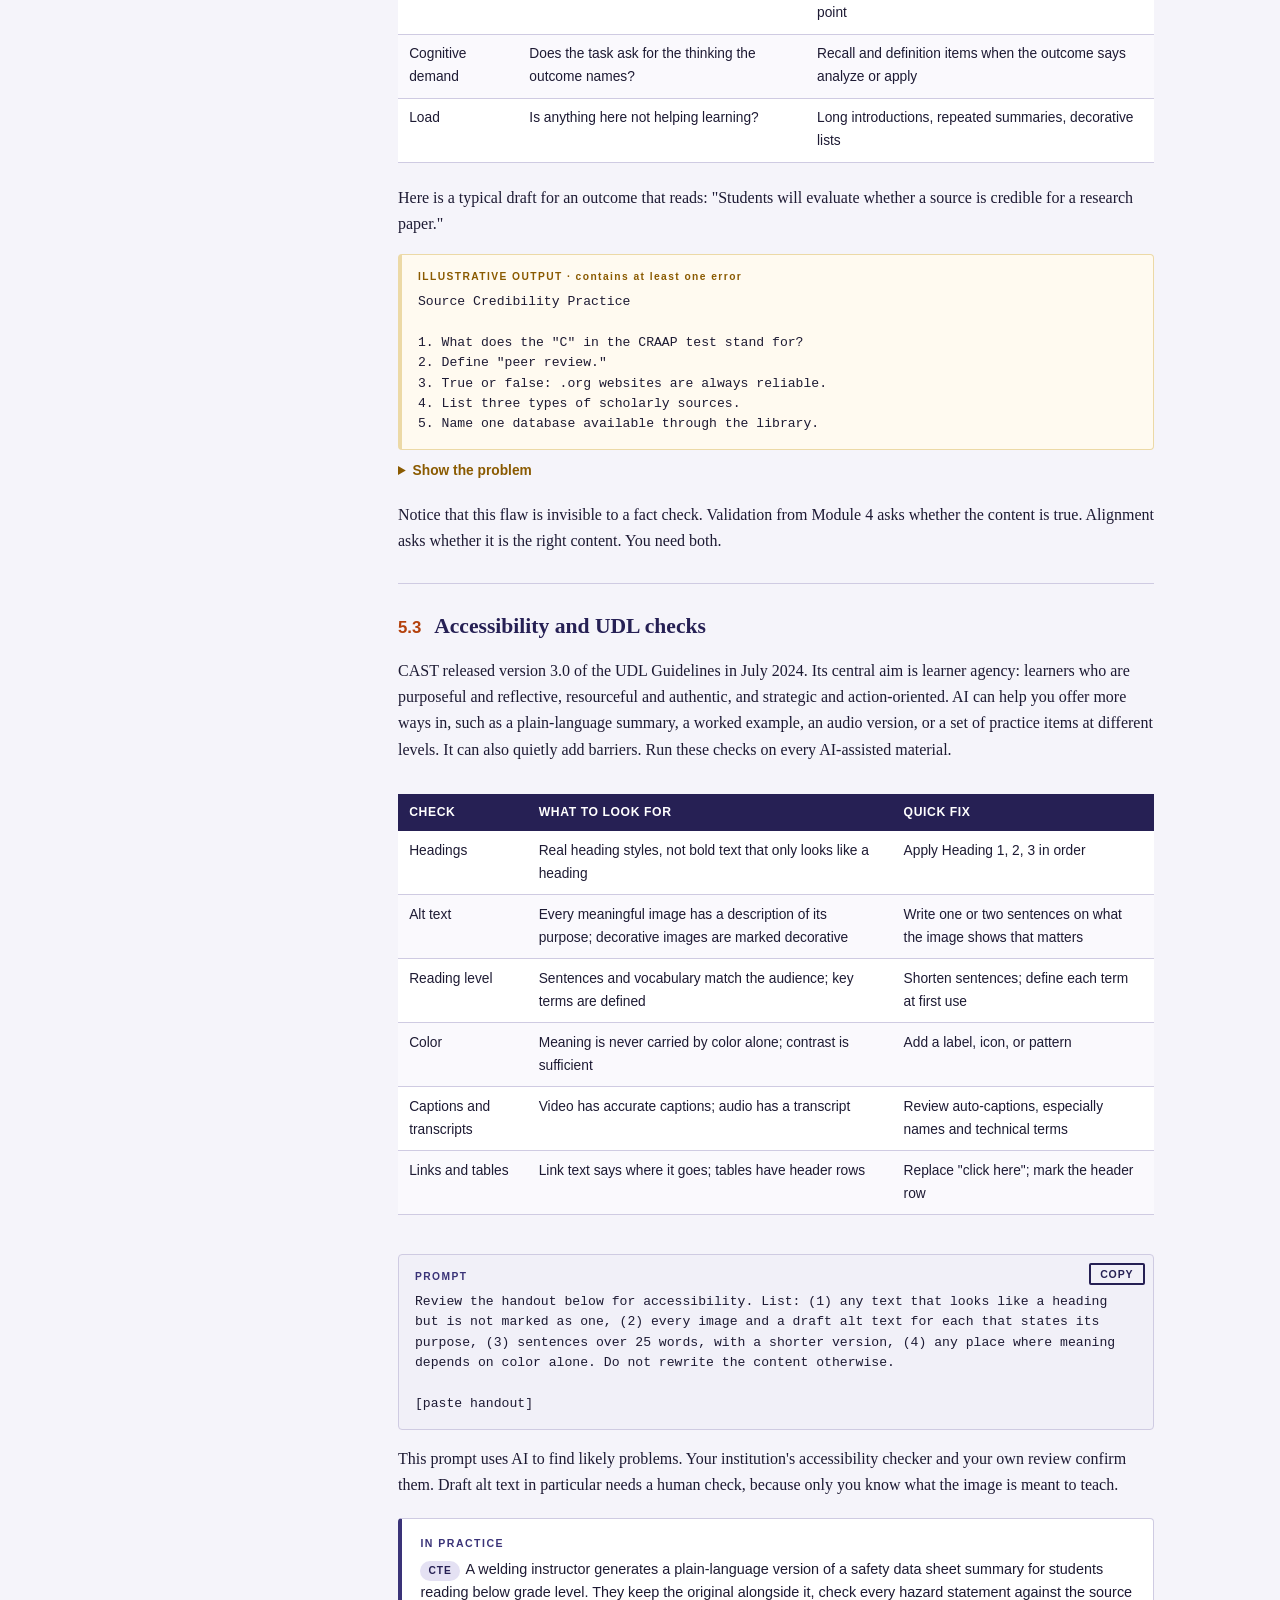
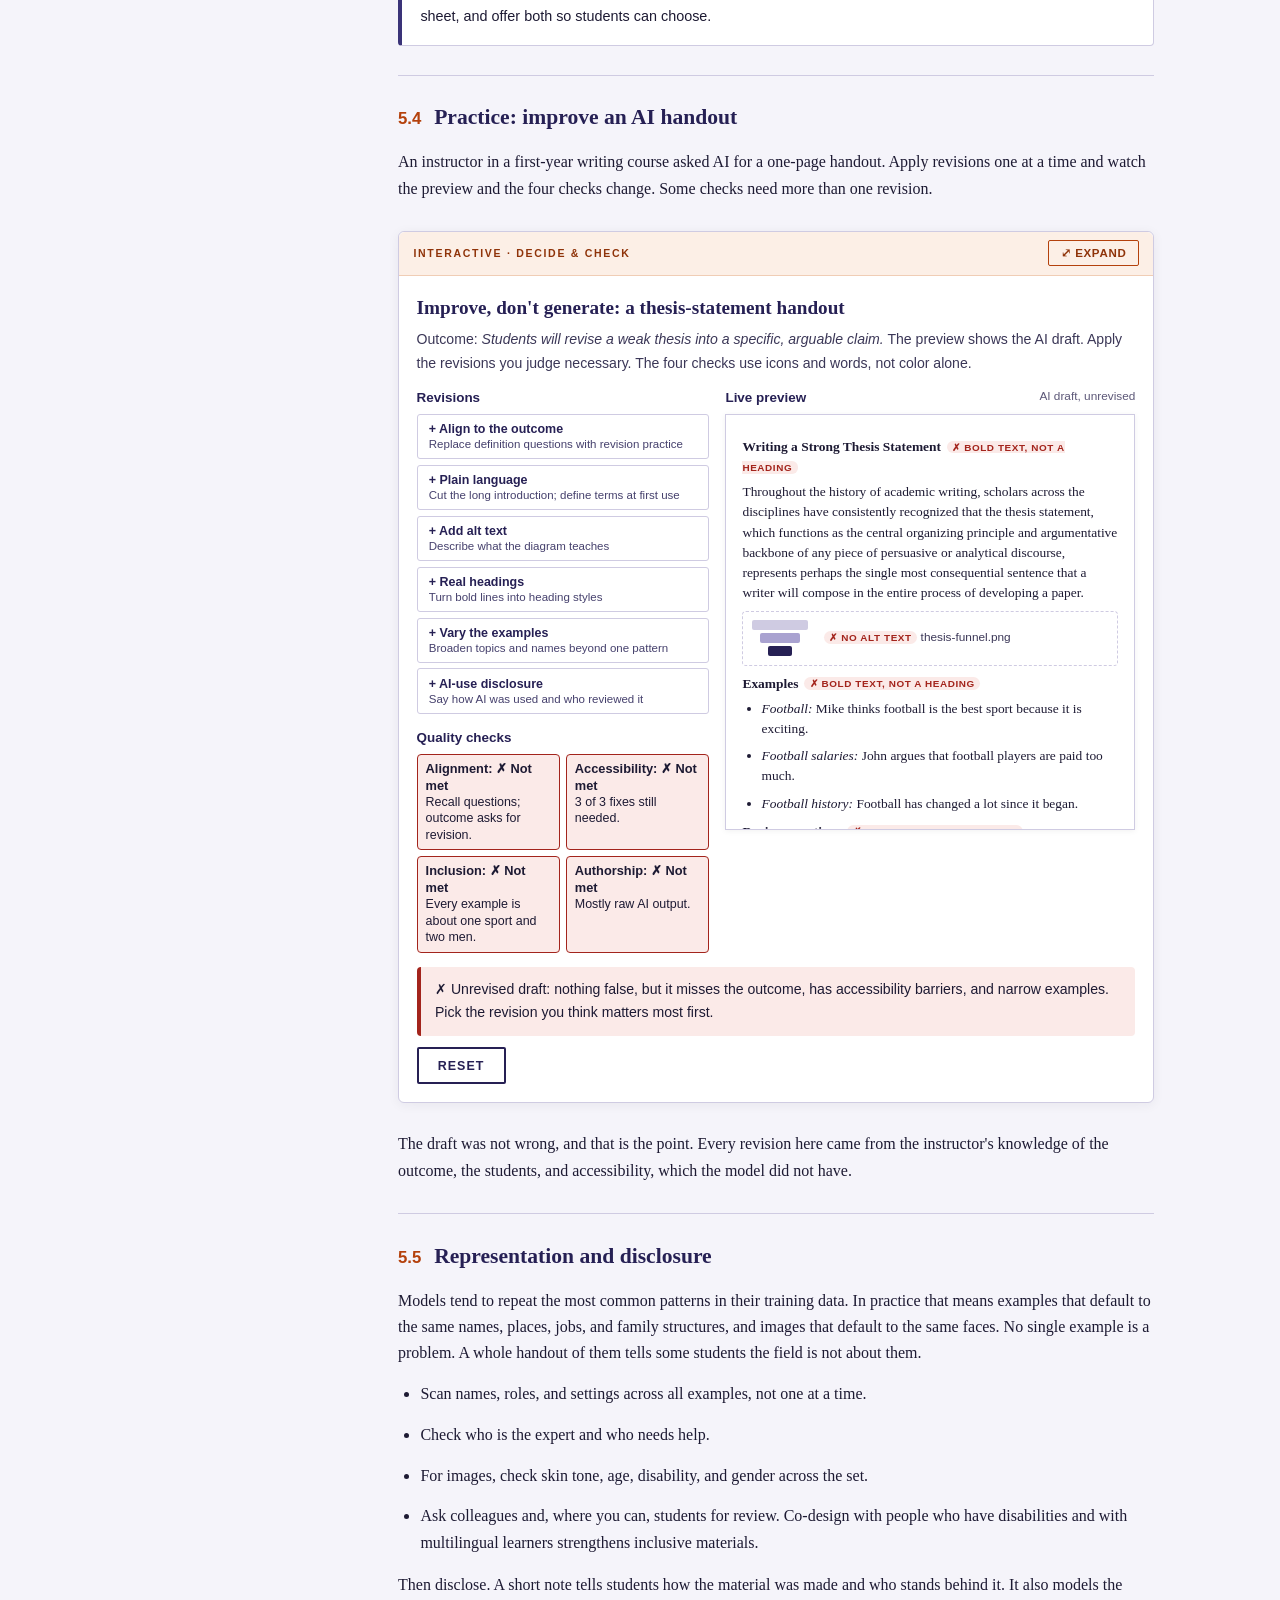
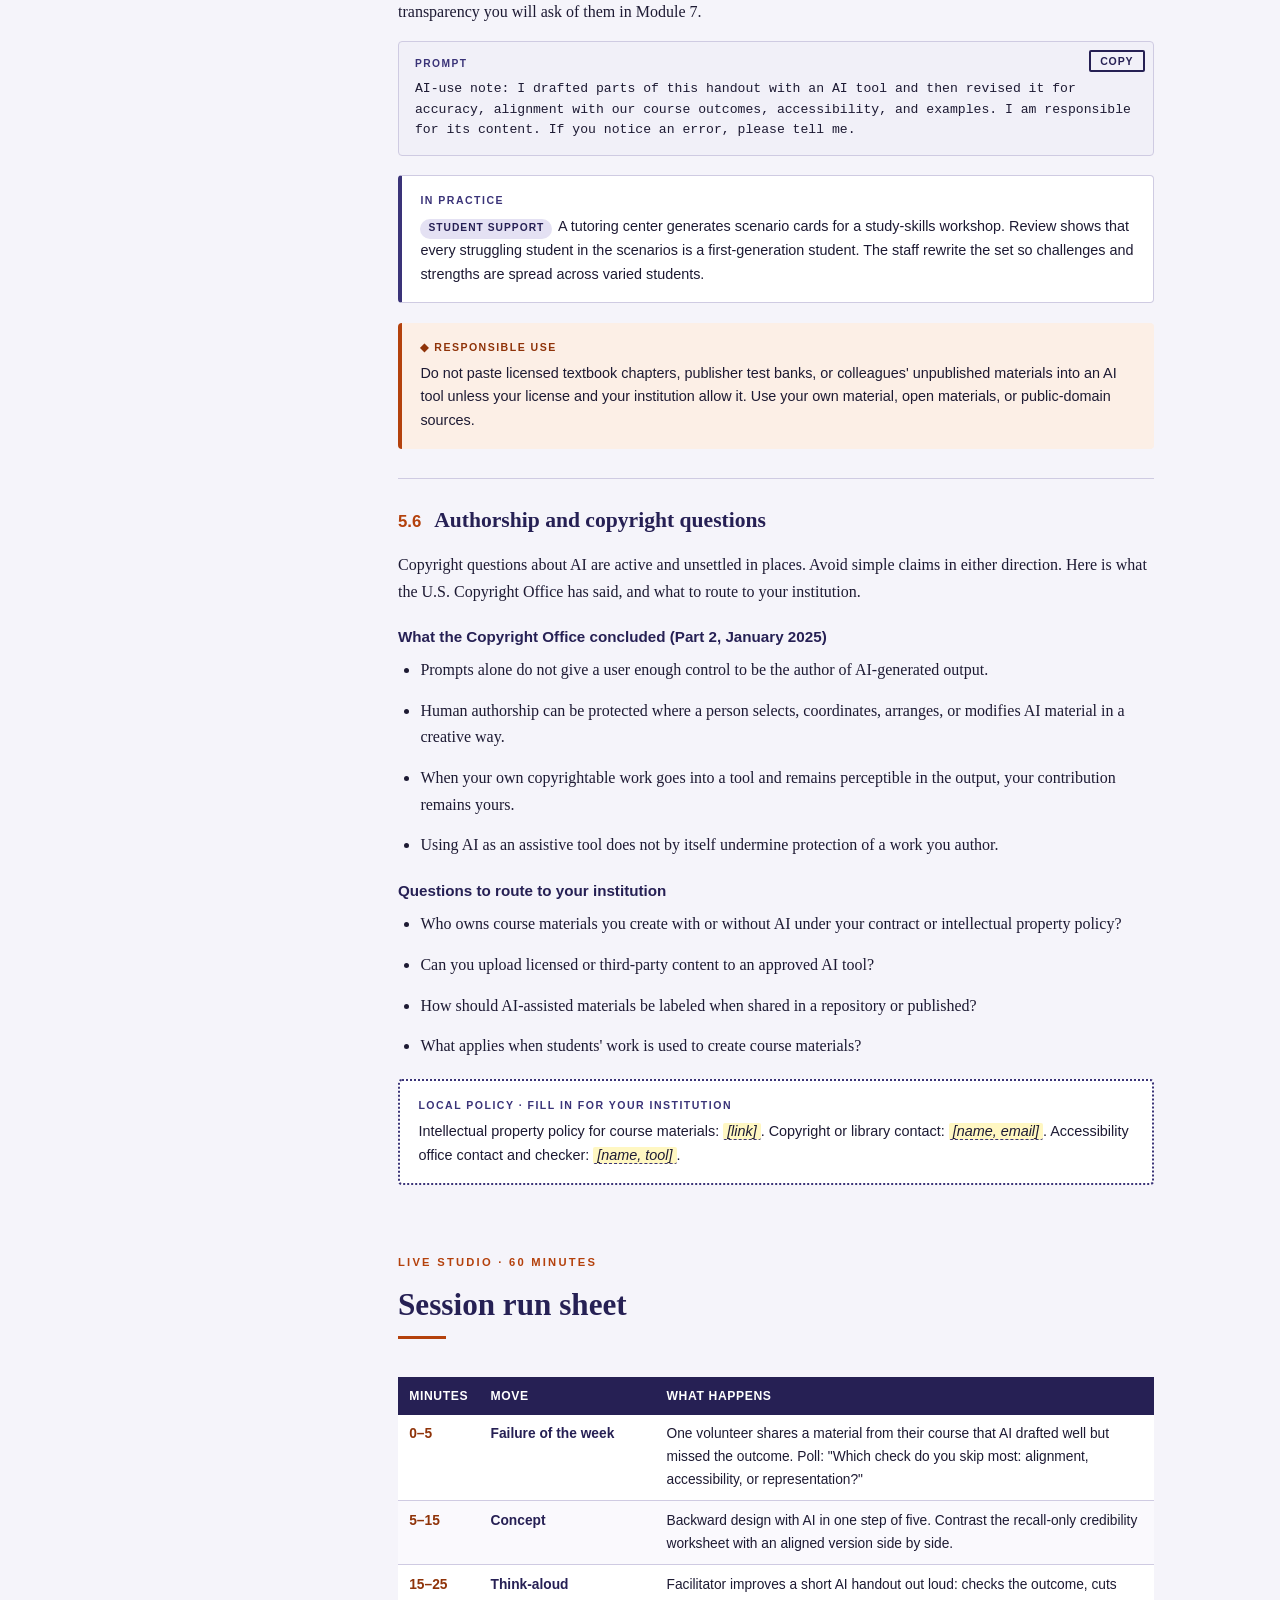
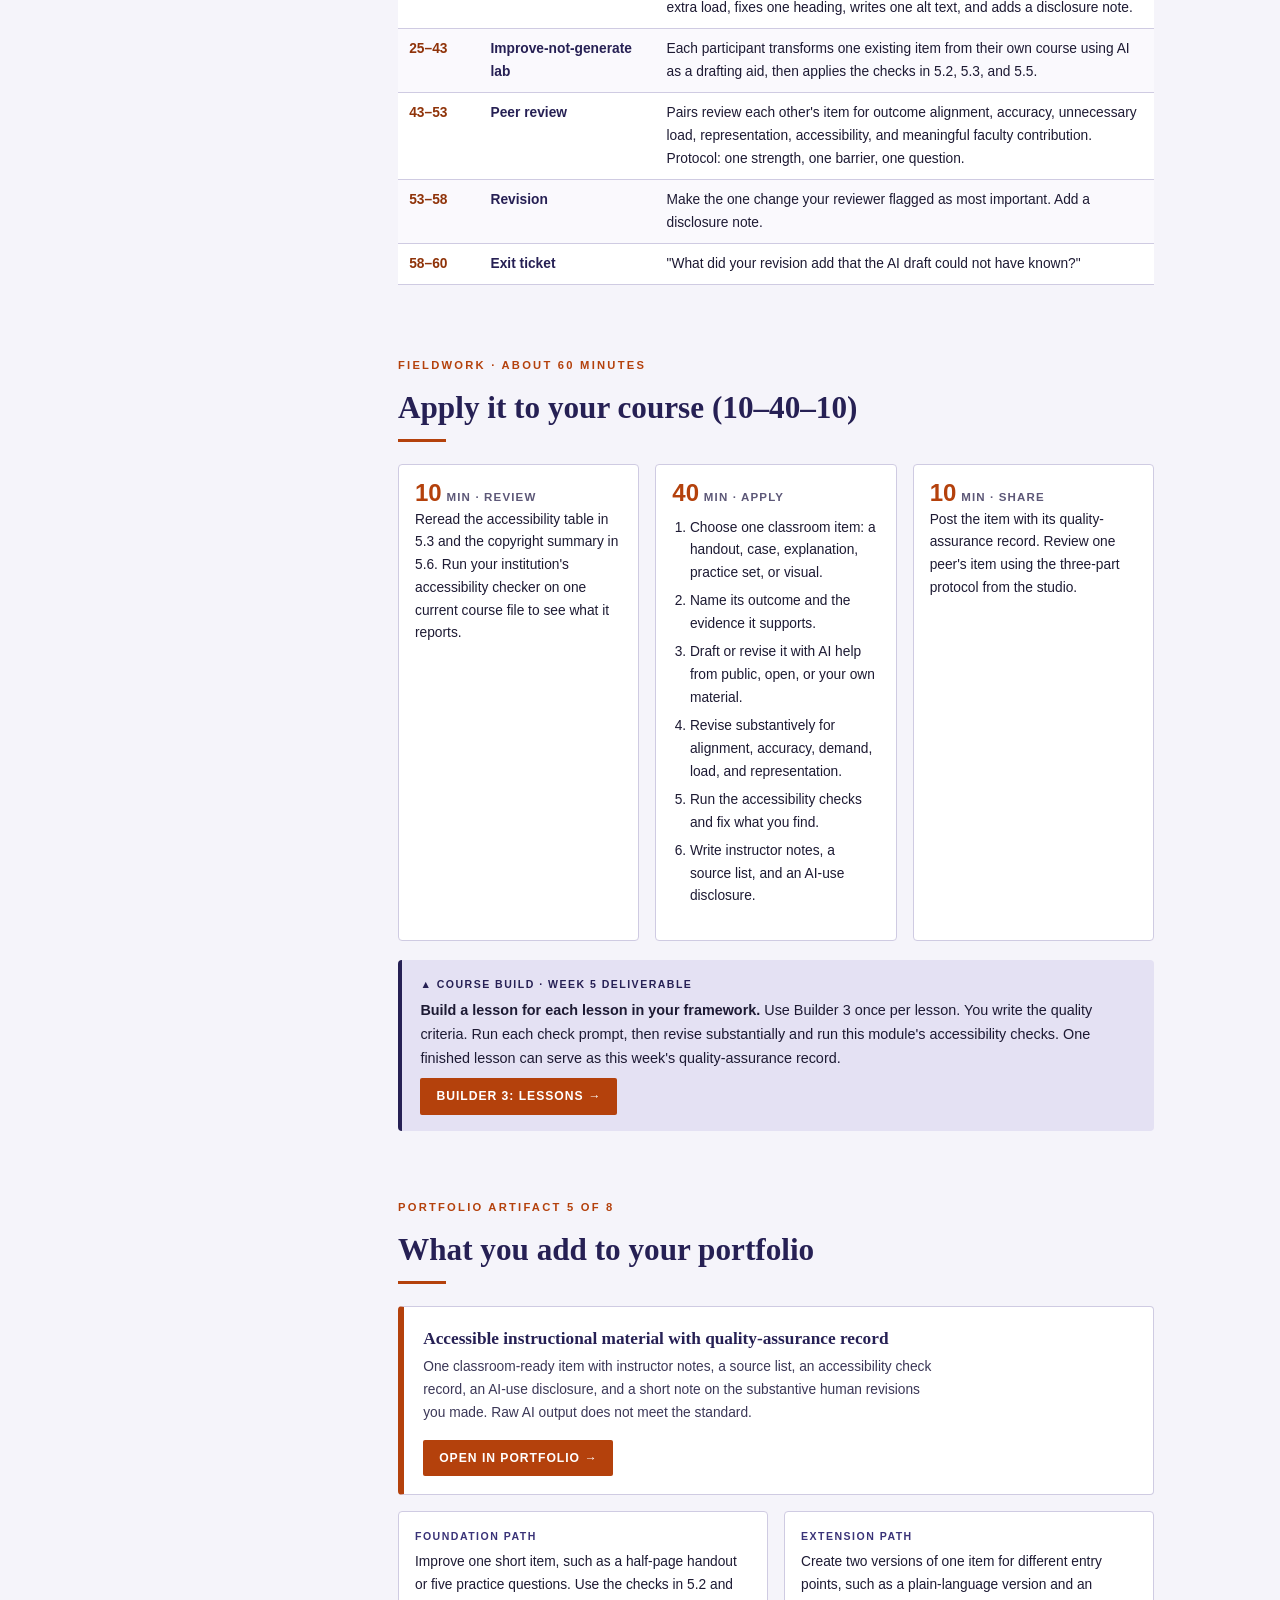
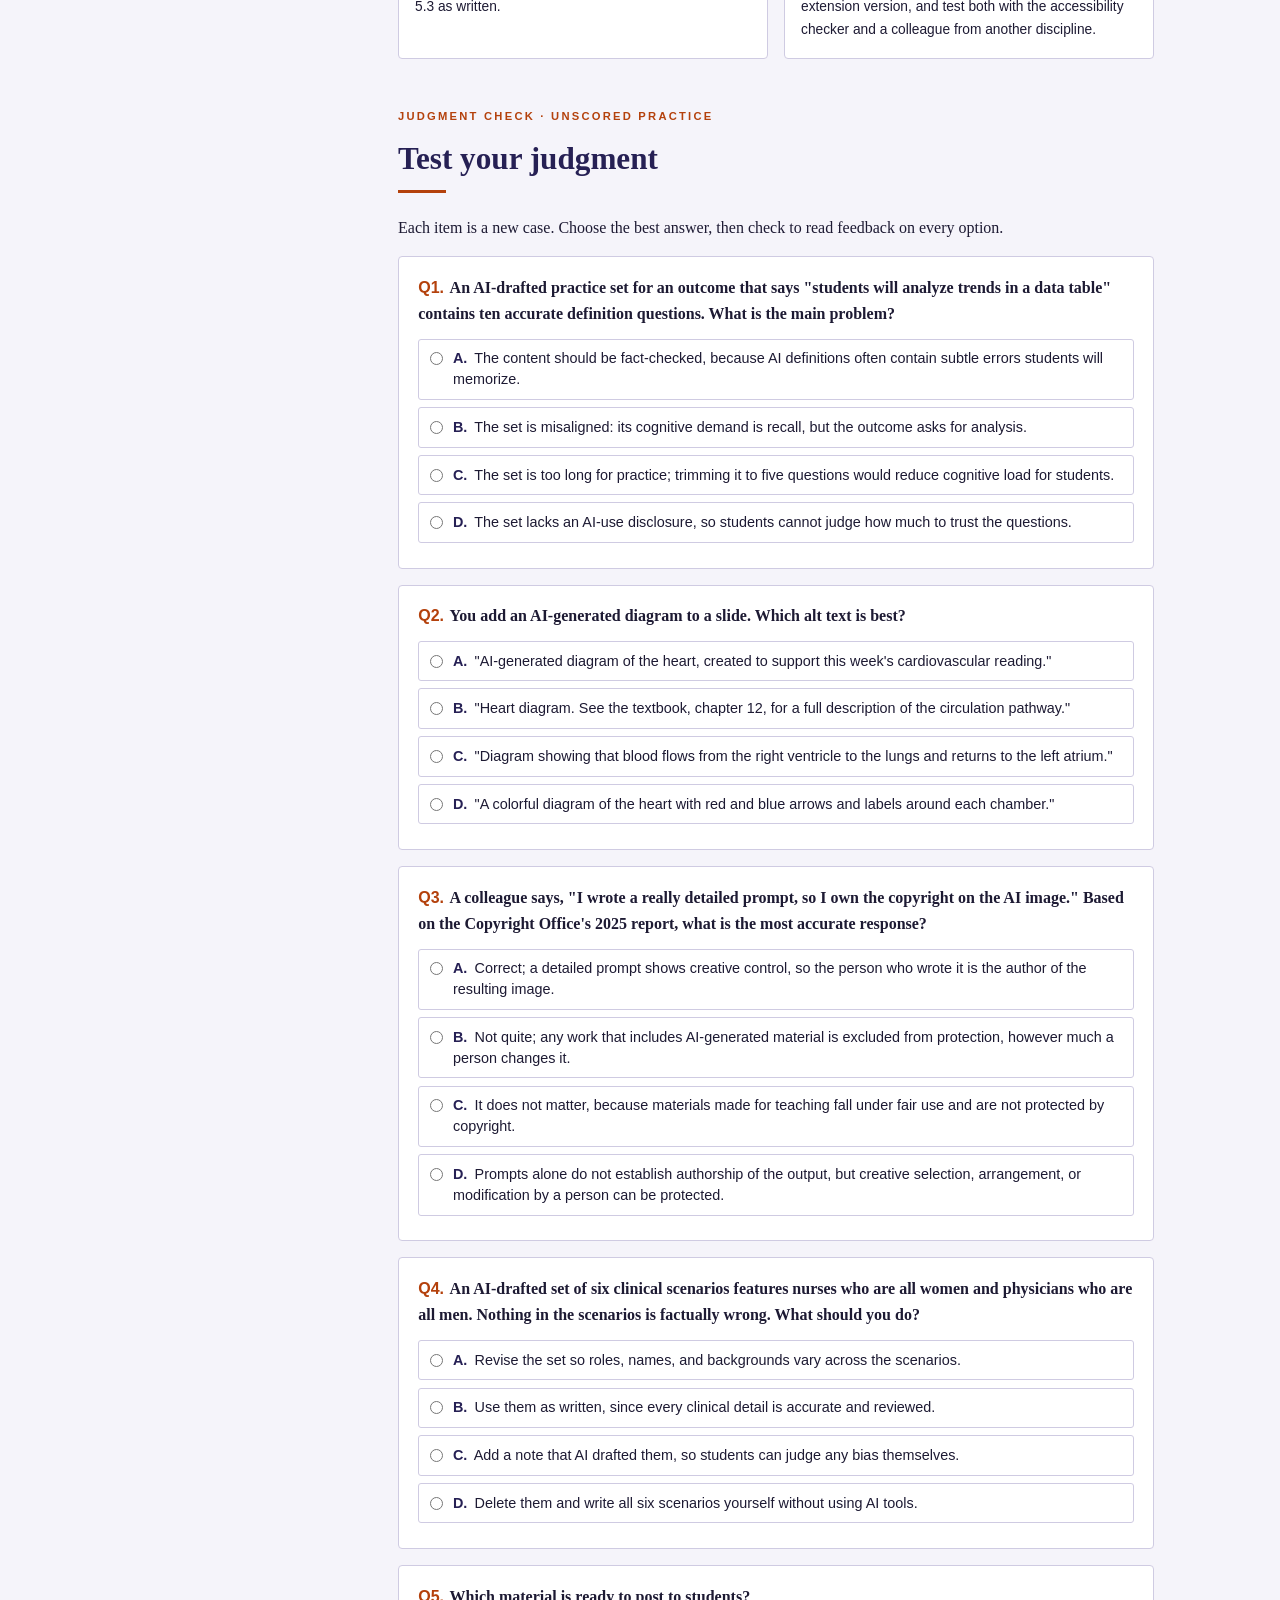
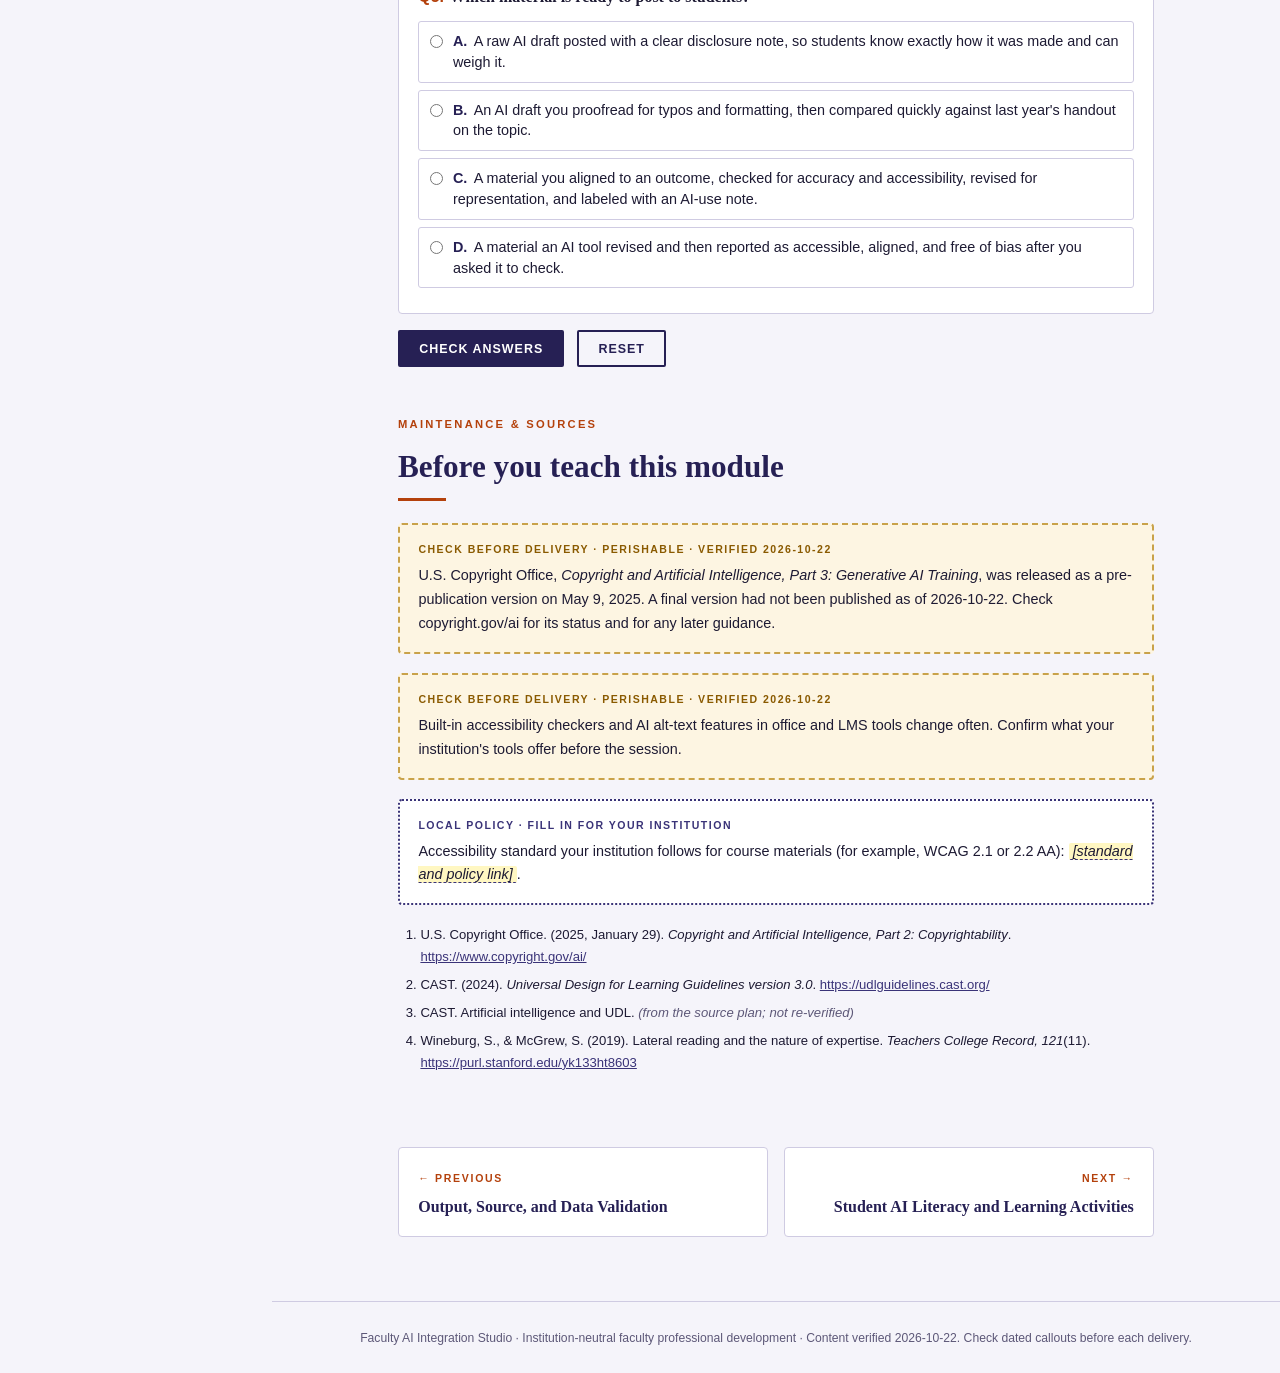
<file: lesson05.html>
<!DOCTYPE html>
<html lang="en">
<head>
<meta charset="UTF-8">
<meta name="viewport" content="width=device-width, initial-scale=1.0">
<title>Module 5: Instructional Materials, Accessibility, and Copyright | Faculty AI Integration Studio</title>
<meta name="description" content="How can AI speed up preparation without weakening alignment, accuracy, accessibility, or your authorship?">
<link rel="stylesheet" href="fai.css">
<style>.w5-grid { display: grid; grid-template-columns: minmax(0, 5fr) minmax(0, 7fr); gap: 1rem; }
@media (max-width: 760px) { .w5-grid { grid-template-columns: 1fr; } }
.w5-h { font-weight: 700; color: var(--ink); margin-bottom: .4rem; font-size: .84rem; display: flex; justify-content: space-between; gap: .5rem; flex-wrap: wrap; }
.w5-sub { font-weight: 400; font-size: .74rem; color: var(--muted); }
.w5-revs { display: grid; gap: .35rem; }
.w5-revs .ch { text-align: left; font-size: .78rem !important; line-height: 1.3; }
.w5-revs .ch small { display: block; font-weight: 400; font-size: .72rem; opacity: .85; }
.w5-revs .ch::before { content: '+ '; }
.w5-revs .ch[aria-pressed="true"]::before { content: '\2713  '; }
.w5-checks { list-style: none; display: grid; grid-template-columns: 1fr 1fr; gap: .35rem; }
.w5-checks li { border: 1.5px solid var(--border); border-radius: 4px; padding: .4rem .5rem; font-size: .78rem; line-height: 1.3; }
.w5-checks li b { display: block; font-size: .8rem; }
.w5-checks li.met { border-color: var(--correct); background: var(--correct-bg); }
.w5-checks li.part { border-color: var(--caution); background: var(--caution-bg); }
.w5-checks li.not { border-color: var(--wrong); background: var(--wrong-bg); }
.w5-doc { background: #fff; border: 1px solid var(--border); box-shadow: 0 1px 6px rgba(0,0,0,.06); padding: .9rem 1rem; font-family: var(--serif); font-size: .84rem; line-height: 1.5; max-height: 26rem; overflow: auto; }
.iw.is-expanded .w5-doc { max-height: 70vh; }
.w5-doc p, .w5-doc li { margin-bottom: .45rem; }
.w5-doc ol, .w5-doc ul { padding-left: 1.2rem !important; margin-bottom: .5rem !important; }
.w5-doc .hd { font-family: var(--sans); font-weight: 700; color: var(--ink); margin: .6rem 0 .3rem; }
.w5-doc .h1 { font-size: 1.05rem; } .w5-doc .h2 { font-size: .9rem; }
.w5-doc .fake { font-weight: 700; margin: .5rem 0 .3rem; }
.w5-tag { font-family: var(--sans); font-size: .62rem; font-weight: 700; letter-spacing: .06em; text-transform: uppercase; padding: .05rem .35rem; border-radius: 8px; margin-left: .35rem; vertical-align: middle; }
.w5-tag.bad { background: var(--wrong-bg); color: var(--wrong); }
.w5-tag.ok { background: var(--correct-bg); color: var(--correct); }
.w5-img { display: flex; gap: .6rem; align-items: center; border: 1px dashed var(--border); border-radius: 4px; padding: .45rem; margin: .5rem 0; font-family: var(--sans); font-size: .74rem; color: var(--text-2); }
.w5-img svg { flex-shrink: 0; }
.w5-disc { font-family: var(--sans); font-size: .74rem; border-top: 1px solid var(--border); padding-top: .4rem; margin-top: .6rem; color: var(--text-2); }
</style>
</head>
<body>
<a class="skip" href="#main">Skip to content</a>
<button class="menu-btn" type="button" aria-expanded="false" aria-label="Open course menu">☰ Menu</button>
<nav class="side" aria-label="Course navigation"><a class="side-brand" href="index.html"><span class="side-seal">AI<br>PD</span><span class="side-title">AI Integration Studio<small>8-week faculty learning studio</small></span></a><nav aria-label="Pages"><ul></ul><div class="side-group">Course</div><ul><li><a class="nl" href="index.html"><span class="nn"></span><span>Course map</span></a></li></ul><div class="side-group">Modules</div><ul><li><a class="nl" href="lesson00.html"><span class="nn">0</span><span>Orientation & readiness</span></a></li><li><a class="nl" href="lesson01.html"><span class="nn">1</span><span>AI fundamentals & human-centered use</span></a></li><li><a class="nl" href="lesson02.html"><span class="nn">2</span><span>LLMs & the AI tool ecosystem</span></a></li><li><a class="nl" href="lesson03.html"><span class="nn">3</span><span>Prompt & workflow engineering</span></a></li><li><a class="nl" href="lesson04.html"><span class="nn">4</span><span>Output, source & data validation</span></a></li><li><a class="nl" href="lesson05.html" aria-current="page"><span class="nn">5</span><span>Materials, accessibility & copyright</span></a><div class="toc"><a href="#overview">Overview</a><a href="#outcomes">Outcomes</a><a href="#terms">Key terms</a><a href="#s1">Start from the outcome, not the tool</a><a href="#s2">Improve the draft: alignment, demand, and load</a><a href="#s3">Accessibility and UDL checks</a><a href="#s4">Practice: improve an AI handout</a><a href="#s5">Representation and disclosure</a><a href="#s6">Authorship and copyright questions</a><a href="#studio">Live studio run sheet</a><a href="#fieldwork">Fieldwork</a><a href="#artifact">Portfolio artifact</a><a href="#check">Judgment check</a><a href="#sources">Sources</a></div></li><li><a class="nl" href="lesson06.html"><span class="nn">6</span><span>Student AI literacy & activities</span></a></li><li><a class="nl" href="lesson07.html"><span class="nn">7</span><span>Assessment, grading & course policy</span></a></li><li><a class="nl" href="lesson08.html"><span class="nn">8</span><span>Ethics, equity & implementation</span></a></li></ul><div class="side-group">Toolkit</div><ul><li><a class="nl" href="builders.html"><span class="nn">B</span><span>Course Build Studio</span></a></li><li><a class="nl" href="portfolio.html"><span class="nn">★</span><span>AI Integration Portfolio</span></a></li><li><a class="nl" href="facilitator.html"><span class="nn">F</span><span>Facilitator guide</span></a></li><li><a class="nl" href="resources.html"><span class="nn">R</span><span>Resource kit & sources</span></a></li></ul></nav><div class="side-prog" data-prog-box role="status"><span class="sp-status"></span><button type="button" class="sp-link" data-prog="open">Open progress file</button><input type="file" accept=".json,application/json" class="sr" data-prog-input tabindex="-1" aria-hidden="true"></div></nav>
<div class="page">
<header class="lesson-hero"><div class="lesson-hero-inner">
<p class="crumb"><a href="index.html">Course map</a> &rsaquo; <span>Week 5 · Module 5</span></p>
<span class="badge-lg">Week 5 · Module 5</span>
<h1>Instructional Materials, <span>Accessibility, and Copyright</span></h1>
<p class="lede"><span class="dq">Driving question</span>How can AI speed up preparation without weakening alignment, accuracy, accessibility, or your authorship?</p>
<div class="chips"><span class="chip">Live studio: <strong>60 min</strong></span><span class="chip">Fieldwork: <strong>~60 min</strong></span><span class="chip">Interactive: <strong>Improve, don't generate</strong></span><span class="chip">Artifact: <strong>Accessible material + QA record</strong></span></div></div></header>
<main class="wrap" id="main">
<section class="block" id="overview"><p class="eyebrow">Overview</p><h2 class="h2">Improve, do not merely generate</h2><div class="rule"></div><p class="lead">AI can produce a handout, a case, or a set of practice items in seconds. The draft usually looks finished. It rarely is. It may drift from your outcome, test recall when you need analysis, bury the key idea in extra text, skip alt text and headings, and fill every example with the same kind of person.</p>
<p>This module starts from what you want students to learn and works backward to the material. AI enters at the drafting step, and you own the steps around it: alignment, accuracy, accessibility, representation, and disclosure. The finished product should show your judgment, not just your prompt. That matters for students, and it also matters for authorship.</p>
<div class="predict"><b class="lbl">Predict before you read</b><p>You generate a one-page handout with AI, fix two typos, and post it. Under current U.S. Copyright Office guidance, who is the author of the handout's expressive content? What would change that?</p><label class="sr" for="pred">Your prediction</label><textarea id="pred" placeholder="Type a short prediction. It stays in this browser."></textarea><details><summary>Compare with the answer after the lesson</summary><p>Under the Office's January 2025 report, prompts alone do not make you the author of AI-generated output, and fixing typos adds little. What can be protected is your own contribution: material you wrote, and your creative selection, arrangement, or modification of AI output. Substantive revision is good teaching practice, and it is also what makes the work yours. For any specific case, ask your institution's copyright or library contact.</p></details></div>
</section>
<section class="block" id="outcomes"><p class="eyebrow">Learning outcomes</p><h2 class="h2">By the end of this module you will be able to</h2><div class="rule"></div><ul class="objectives"><li><strong>Apply</strong> backward design so that each AI-assisted item serves a named learning outcome. <em class="bloom">Apply</em></li><li><strong>Improve</strong> AI-drafted examples, cases, explanations, and practice items for accuracy, cognitive demand, and load. <em class="bloom">Create</em></li><li><strong>Check</strong> materials against accessibility and Universal Design for Learning criteria. <em class="bloom">Evaluate</em></li><li><strong>Revise</strong> examples and images for fair and varied representation. <em class="bloom">Create</em></li><li><strong>Document</strong> sources and AI contributions, and identify copyright questions that need institutional guidance. <em class="bloom">Analyze</em></li></ul></section>
<section class="block" id="terms"><p class="eyebrow">Key terms</p><h2 class="h2">Vocabulary flashcards</h2><div class="rule"></div><p class="flip-hint-top">Say the definition to yourself first, then select the card or press Enter to check.</p><div class="vocab-grid"><button type="button" class="flip-card" aria-pressed="false"><div class="flip-inner"><div class="flip-face flip-front"><span class="vlabel">Term</span><div class="vterm">Backward design</div><span class="fhint">↻ Show definition</span></div><div class="flip-face flip-back"><span class="vlabel">Definition</span><div class="vdef">Planning that starts with the learning outcome, then decides what evidence will show it, then designs the activity and material.</div></div></div></button><button type="button" class="flip-card" aria-pressed="false"><div class="flip-inner"><div class="flip-face flip-front"><span class="vlabel">Term</span><div class="vterm">Cognitive demand</div><span class="fhint">↻ Show definition</span></div><div class="flip-face flip-back"><span class="vlabel">Definition</span><div class="vdef">The level of thinking a task requires, from recalling a fact to analyzing, evaluating, or creating.</div></div></div></button><button type="button" class="flip-card" aria-pressed="false"><div class="flip-inner"><div class="flip-face flip-front"><span class="vlabel">Term</span><div class="vterm">Extraneous load</div><span class="fhint">↻ Show definition</span></div><div class="flip-face flip-back"><span class="vlabel">Definition</span><div class="vdef">Mental effort spent on things that do not help learning, such as clutter, unclear layout, or text repeated in several places.</div></div></div></button><button type="button" class="flip-card" aria-pressed="false"><div class="flip-inner"><div class="flip-face flip-front"><span class="vlabel">Term</span><div class="vterm">Universal Design for Learning (UDL)</div><span class="fhint">↻ Show definition</span></div><div class="flip-face flip-back"><span class="vlabel">Definition</span><div class="vdef">A framework from CAST for designing learning with multiple means of engagement, representation, and action and expression. Version 3.0 centers learner agency.</div></div></div></button><button type="button" class="flip-card" aria-pressed="false"><div class="flip-inner"><div class="flip-face flip-front"><span class="vlabel">Term</span><div class="vterm">Alt text</div><span class="fhint">↻ Show definition</span></div><div class="flip-face flip-back"><span class="vlabel">Definition</span><div class="vdef">A short text description of an image that conveys its purpose to people who cannot see it, read aloud by screen readers.</div></div></div></button><button type="button" class="flip-card" aria-pressed="false"><div class="flip-inner"><div class="flip-face flip-front"><span class="vlabel">Term</span><div class="vterm">AI-use disclosure</div><span class="fhint">↻ Show definition</span></div><div class="flip-face flip-back"><span class="vlabel">Definition</span><div class="vdef">A brief note on a material stating how AI was used and how the instructor reviewed it.</div></div></div></button><button type="button" class="flip-card" aria-pressed="false"><div class="flip-inner"><div class="flip-face flip-front"><span class="vlabel">Term</span><div class="vterm">Human authorship</div><span class="fhint">↻ Show definition</span></div><div class="flip-face flip-back"><span class="vlabel">Definition</span><div class="vdef">The expressive contribution a person makes. Under U.S. Copyright Office guidance, it is what can be protected in works that include AI output.</div></div></div></button></div></section>
<section class="block"><p class="eyebrow">Study the material</p><h2 class="h2">Core ideas</h2><div class="rule"></div>
<div class="cs" id="s1"><div class="cs-head"><span class="cs-num">5.1</span><h3>Start from the outcome, not the tool</h3></div>
<figure class="fig"><svg viewBox="0 18 760 180" role="img" aria-label="Backward design loop: learning outcome, then evidence of learning, then activity and material, then the AI role, then a check against the outcome, which loops back to the outcome.">
<g font-size="12.5" font-weight="700">
<rect x="10" y="30" width="130" height="62" rx="6" class="dg-box"/><text x="75" y="56" text-anchor="middle" class="dg-inv">1 Outcome</text><text x="75" y="75" text-anchor="middle" class="dg-inv" font-weight="400" font-size="11">what students will do</text>
<rect x="160" y="30" width="130" height="62" rx="6" class="dg-box"/><text x="225" y="56" text-anchor="middle" class="dg-inv">2 Evidence</text><text x="225" y="75" text-anchor="middle" class="dg-inv" font-weight="400" font-size="11">how you will know</text>
<rect x="310" y="30" width="130" height="62" rx="6" class="dg-box"/><text x="375" y="56" text-anchor="middle" class="dg-inv">3 Activity</text><text x="375" y="75" text-anchor="middle" class="dg-inv" font-weight="400" font-size="11">and material</text>
<rect x="460" y="30" width="130" height="62" rx="6" class="dg-acc"/><text x="525" y="56" text-anchor="middle" class="dg-inv">4 AI role</text><text x="525" y="75" text-anchor="middle" class="dg-inv" font-weight="400" font-size="11">draft, vary, adapt</text>
<rect x="610" y="30" width="140" height="62" rx="6" class="dg-box2"/><text x="680" y="56" text-anchor="middle" class="dg-t">5 Check</text><text x="680" y="75" text-anchor="middle" class="dg-t" font-weight="400" font-size="11">aligned? accessible?</text>
</g>
<g class="dg-line" stroke-width="2"><line x1="140" y1="61" x2="154" y2="61"/><line x1="290" y1="61" x2="304" y2="61"/><line x1="440" y1="61" x2="454" y2="61"/><line x1="590" y1="61" x2="604" y2="61"/><path d="M680 92 V140 H75 V100"/></g>
<g class="dg-arrow"><path d="M152 56 L160 61 L152 66Z"/><path d="M302 56 L310 61 L302 66Z"/><path d="M452 56 L460 61 L452 66Z"/><path d="M602 56 L610 61 L602 66Z"/><path d="M70 102 L75 92 L80 102Z"/></g>
<text x="378" y="160" text-anchor="middle" class="dg-m" font-size="11.5">If the check fails, revise the material, or go back and ask whether AI belongs in step 4 at all</text>
<text x="378" y="185" text-anchor="middle" class="dg-t" font-size="12" font-weight="700">AI appears in one step of five. You own the other four.</text>
</svg><figcaption>The AI role is chosen last. Starting from "what can AI make for me?" produces material that looks finished but serves no particular outcome.</figcaption></figure>
<p>Before you prompt, write down the outcome the material serves and the evidence that will show students reached it. Then the prompt can name both, and your check has something to measure against. If you cannot name the outcome, the material is not ready to be drafted by anyone, human or AI.</p>
<div class="callout in-practice"><b class="lbl">In practice</b><p><span class="disc">Health</span>A respiratory therapy instructor's outcome is "interpret an arterial blood gas and identify the primary disorder." An AI-drafted handout lists normal ranges. That supports the outcome but does not practice it. The instructor keeps the ranges and adds three short cases students interpret.</p></div></div>
<div class="cs" id="s2"><div class="cs-head"><span class="cs-num">5.2</span><h3>Improve the draft: alignment, demand, and load</h3></div>
<p>Treat every AI draft as a first draft from a capable assistant who has never met your students. Check three things before you check anything else.</p>
<div class="tscroll"><table class="t"><thead><tr><th>Check</th><th>Question</th><th>Common AI pattern</th></tr></thead><tbody>
<tr><td>Alignment</td><td>Does each part serve the named outcome?</td><td>Extra sections on related topics that crowd out the point</td></tr>
<tr><td>Cognitive demand</td><td>Does the task ask for the thinking the outcome names?</td><td>Recall and definition items when the outcome says analyze or apply</td></tr>
<tr><td>Load</td><td>Is anything here not helping learning?</td><td>Long introductions, repeated summaries, decorative lists</td></tr>
</tbody></table></div>
<p>Here is a typical draft for an outcome that reads: "Students will evaluate whether a source is credible for a research paper."</p>
<div class="output flawed">Source Credibility Practice

1. What does the "C" in the CRAAP test stand for?
2. Define "peer review."
3. True or false: .org websites are always reliable.
4. List three types of scholarly sources.
5. Name one database available through the library.</div>
<details class="flaw-reveal"><summary>Show the problem</summary><p>Every item is accurate, and none matches the outcome. All five ask students to recall terms. The outcome asks them to evaluate a source. A revised version would give students two real sources on the same topic and ask which is more credible for a specific paper, and why. Item 3 also teaches a shortcut that lateral reading research warns against: judging a site by its domain.</p></details>
<p>Notice that this flaw is invisible to a fact check. Validation from Module 4 asks whether the content is true. Alignment asks whether it is the right content. You need both.</p></div>
<div class="cs" id="s3"><div class="cs-head"><span class="cs-num">5.3</span><h3>Accessibility and UDL checks</h3></div>
<p>CAST released version 3.0 of the UDL Guidelines in July 2024. Its central aim is learner agency: learners who are purposeful and reflective, resourceful and authentic, and strategic and action-oriented. AI can help you offer more ways in, such as a plain-language summary, a worked example, an audio version, or a set of practice items at different levels. It can also quietly add barriers. Run these checks on every AI-assisted material.</p>
<div class="tscroll"><table class="t"><thead><tr><th>Check</th><th>What to look for</th><th>Quick fix</th></tr></thead><tbody>
<tr><td>Headings</td><td>Real heading styles, not bold text that only looks like a heading</td><td>Apply Heading 1, 2, 3 in order</td></tr>
<tr><td>Alt text</td><td>Every meaningful image has a description of its purpose; decorative images are marked decorative</td><td>Write one or two sentences on what the image shows that matters</td></tr>
<tr><td>Reading level</td><td>Sentences and vocabulary match the audience; key terms are defined</td><td>Shorten sentences; define each term at first use</td></tr>
<tr><td>Color</td><td>Meaning is never carried by color alone; contrast is sufficient</td><td>Add a label, icon, or pattern</td></tr>
<tr><td>Captions and transcripts</td><td>Video has accurate captions; audio has a transcript</td><td>Review auto-captions, especially names and technical terms</td></tr>
<tr><td>Links and tables</td><td>Link text says where it goes; tables have header rows</td><td>Replace "click here"; mark the header row</td></tr>
</tbody></table></div>
<div class="prompt" data-copy>Review the handout below for accessibility. List: (1) any text that looks like a heading but is not marked as one, (2) every image and a draft alt text for each that states its purpose, (3) sentences over 25 words, with a shorter version, (4) any place where meaning depends on color alone. Do not rewrite the content otherwise.

[paste handout]</div>
<p>This prompt uses AI to find likely problems. Your institution's accessibility checker and your own review confirm them. Draft alt text in particular needs a human check, because only you know what the image is meant to teach.</p>
<div class="callout in-practice"><b class="lbl">In practice</b><p><span class="disc">CTE</span>A welding instructor generates a plain-language version of a safety data sheet summary for students reading below grade level. They keep the original alongside it, check every hazard statement against the source sheet, and offer both so students can choose.</p></div></div>
<div class="cs" id="s4"><div class="cs-head"><span class="cs-num">5.4</span><h3>Practice: improve an AI handout</h3></div>
<p>An instructor in a first-year writing course asked AI for a one-page handout. Apply revisions one at a time and watch the preview and the four checks change. Some checks need more than one revision.</p>
<div class="iw" id="w5"><div class="iw-top"><span class="iw-eyebrow">Interactive · decide &amp; check</span><button type="button" class="iw-exp" aria-label="Expand interactive">⤢ Expand</button></div><div class="iw-body"><p class="iw-title">Improve, don't generate: a thesis-statement handout</p>
<p class="iw-intro">Outcome: <em>Students will revise a weak thesis into a specific, arguable claim.</em> The preview shows the AI draft. Apply the revisions you judge necessary. The four checks use icons and words, not color alone.</p>
<div class="w5-grid">
  <div>
    <p class="w5-h">Revisions</p>
    <div class="w5-revs" role="group" aria-label="Revisions to apply"></div>
    <p class="w5-h" style="margin-top:.8rem">Quality checks</p>
    <ul class="w5-checks" id="w5-checks"></ul>
  </div>
  <div>
    <p class="w5-h">Live preview <span class="w5-sub" id="w5-sub">AI draft, unrevised</span></p>
    <div class="w5-doc" id="w5-doc" aria-live="polite"></div>
  </div>
</div>
<div class="iw-result" id="w5-result" aria-live="polite"></div>
<div class="iw-row" style="margin-top:.7rem"><button type="button" class="btn sec" id="w5-reset">Reset</button></div>
</div></div>
<p>The draft was not wrong, and that is the point. Every revision here came from the instructor's knowledge of the outcome, the students, and accessibility, which the model did not have.</p></div>
<div class="cs" id="s5"><div class="cs-head"><span class="cs-num">5.5</span><h3>Representation and disclosure</h3></div>
<p>Models tend to repeat the most common patterns in their training data. In practice that means examples that default to the same names, places, jobs, and family structures, and images that default to the same faces. No single example is a problem. A whole handout of them tells some students the field is not about them.</p>
<ul><li>Scan names, roles, and settings across all examples, not one at a time.</li>
<li>Check who is the expert and who needs help.</li>
<li>For images, check skin tone, age, disability, and gender across the set.</li>
<li>Ask colleagues and, where you can, students for review. Co-design with people who have disabilities and with multilingual learners strengthens inclusive materials.</li></ul>
<p>Then disclose. A short note tells students how the material was made and who stands behind it. It also models the transparency you will ask of them in Module 7.</p>
<div class="prompt" data-copy>AI-use note: I drafted parts of this handout with an AI tool and then revised it for accuracy, alignment with our course outcomes, accessibility, and examples. I am responsible for its content. If you notice an error, please tell me.</div>
<div class="callout in-practice"><b class="lbl">In practice</b><p><span class="disc">Student support</span>A tutoring center generates scenario cards for a study-skills workshop. Review shows that every struggling student in the scenarios is a first-generation student. The staff rewrite the set so challenges and strengths are spread across varied students.</p></div>
<div class="callout guard"><b class="lbl">Responsible use</b><p>Do not paste licensed textbook chapters, publisher test banks, or colleagues' unpublished materials into an AI tool unless your license and your institution allow it. Use your own material, open materials, or public-domain sources.</p></div></div>
<div class="cs" id="s6"><div class="cs-head"><span class="cs-num">5.6</span><h3>Authorship and copyright questions</h3></div>
<p>Copyright questions about AI are active and unsettled in places. Avoid simple claims in either direction. Here is what the U.S. Copyright Office has said, and what to route to your institution.</p>
<h4>What the Copyright Office concluded (Part 2, January 2025)</h4>
<ul><li>Prompts alone do not give a user enough control to be the author of AI-generated output.</li>
<li>Human authorship can be protected where a person selects, coordinates, arranges, or modifies AI material in a creative way.</li>
<li>When your own copyrightable work goes into a tool and remains perceptible in the output, your contribution remains yours.</li>
<li>Using AI as an assistive tool does not by itself undermine protection of a work you author.</li></ul>
<h4>Questions to route to your institution</h4>
<ul><li>Who owns course materials you create with or without AI under your contract or intellectual property policy?</li>
<li>Can you upload licensed or third-party content to an approved AI tool?</li>
<li>How should AI-assisted materials be labeled when shared in a repository or published?</li>
<li>What applies when students' work is used to create course materials?</li></ul>
<div class="callout local"><b class="lbl">Local policy · fill in for your institution</b><p>Intellectual property policy for course materials: <span class="fill" data-local="ip">[link]</span>. Copyright or library contact: <span class="fill" data-local="library">[name, email]</span>. Accessibility office contact and checker: <span class="fill" data-local="access">[name, tool]</span>.</p></div></div>
</section>
<section class="block" id="studio"><p class="eyebrow">Live studio · 60 minutes</p><h2 class="h2">Session run sheet</h2><div class="rule"></div><div class="tscroll"><table class="t run"><thead><tr><th>Minutes</th><th>Move</th><th>What happens</th></tr></thead><tbody><tr><td>0–5</td><td>Failure of the week</td><td>One volunteer shares a material from their course that AI drafted well but missed the outcome. Poll: "Which check do you skip most: alignment, accessibility, or representation?"</td></tr><tr><td>5–15</td><td>Concept</td><td>Backward design with AI in one step of five. Contrast the recall-only credibility worksheet with an aligned version side by side.</td></tr><tr><td>15–25</td><td>Think-aloud</td><td>Facilitator improves a short AI handout out loud: checks the outcome, cuts extra load, fixes one heading, writes one alt text, and adds a disclosure note.</td></tr><tr><td>25–43</td><td>Improve-not-generate lab</td><td>Each participant transforms one existing item from their own course using AI as a drafting aid, then applies the checks in 5.2, 5.3, and 5.5.</td></tr><tr><td>43–53</td><td>Peer review</td><td>Pairs review each other's item for outcome alignment, accuracy, unnecessary load, representation, accessibility, and meaningful faculty contribution. Protocol: one strength, one barrier, one question.</td></tr><tr><td>53–58</td><td>Revision</td><td>Make the one change your reviewer flagged as most important. Add a disclosure note.</td></tr><tr><td>58–60</td><td>Exit ticket</td><td>"What did your revision add that the AI draft could not have known?"</td></tr></tbody></table></div></section>
<section class="block" id="fieldwork"><p class="eyebrow">Fieldwork · about 60 minutes</p><h2 class="h2">Apply it to your course (10–40–10)</h2><div class="rule"></div><div class="field"><div><span class="min">10<small>min · review</small></span><p>Reread the accessibility table in 5.3 and the copyright summary in 5.6. Run your institution's accessibility checker on one current course file to see what it reports.</p></div><div><span class="min">40<small>min · apply</small></span><ol><li>Choose one classroom item: a handout, case, explanation, practice set, or visual.</li><li>Name its outcome and the evidence it supports.</li><li>Draft or revise it with AI help from public, open, or your own material.</li><li>Revise substantively for alignment, accuracy, demand, load, and representation.</li><li>Run the accessibility checks and fix what you find.</li><li>Write instructor notes, a source list, and an AI-use disclosure.</li></ol></div><div><span class="min">10<small>min · share</small></span><p>Post the item with its quality-assurance record. Review one peer's item using the three-part protocol from the studio.</p></div></div><div class="callout build"><b class="lbl">Course build · week 5 deliverable</b><p><strong>Build a lesson for each lesson in your framework.</strong> Use Builder 3 once per lesson. You write the quality criteria. Run each check prompt, then revise substantially and run this module's accessibility checks. One finished lesson can serve as this week's quality-assurance record.</p><p><a class="go" href="builders.html#b3">Builder 3: Lessons →</a></p></div></section>
<section class="block" id="artifact"><p class="eyebrow">Portfolio artifact 5 of 8</p><h2 class="h2">What you add to your portfolio</h2><div class="rule"></div><div class="artifact"><div><b>Accessible instructional material with quality-assurance record</b><p>One classroom-ready item with instructor notes, a source list, an accessibility check record, an AI-use disclosure, and a short note on the substantive human revisions you made. Raw AI output does not meet the standard.</p></div><a class="go" href="portfolio.html#a5">Open in portfolio →</a></div>
<div class="paths"><div><b class="lbl">Foundation path</b><p>Improve one short item, such as a half-page handout or five practice questions. Use the checks in 5.2 and 5.3 as written.</p></div><div><b class="lbl">Extension path</b><p>Create two versions of one item for different entry points, such as a plain-language version and an extension version, and test both with the accessibility checker and a colleague from another discipline.</p></div></div>
</section>
<section class="block" id="check"><p class="eyebrow">Judgment check · unscored practice</p><h2 class="h2">Test your judgment</h2><div class="rule"></div><p>Each item is a new case. Choose the best answer, then check to read feedback on every option.</p><form id="quiz" onsubmit="return false"><div class="q" data-answer="B"><p class="q-stem"><span class="qn">Q1.</span>An AI-drafted practice set for an outcome that says "students will analyze trends in a data table" contains ten accurate definition questions. What is the main problem?</p><fieldset class="options"><legend>Question 1 options</legend><label class="opt"><input type="radio" name="q1" value="A"><span><span class="opt-letter">A.</span> The content should be fact-checked, because AI definitions often contain subtle errors students will memorize.</span></label><label class="opt"><input type="radio" name="q1" value="B"><span><span class="opt-letter">B.</span> The set is misaligned: its cognitive demand is recall, but the outcome asks for analysis.</span></label><label class="opt"><input type="radio" name="q1" value="C"><span><span class="opt-letter">C.</span> The set is too long for practice; trimming it to five questions would reduce cognitive load for students.</span></label><label class="opt"><input type="radio" name="q1" value="D"><span><span class="opt-letter">D.</span> The set lacks an AI-use disclosure, so students cannot judge how much to trust the questions.</span></label></fieldset><div class="rationale"><b>Best answer: B.</b> Accuracy is not the issue. The items measure the wrong kind of thinking. An aligned set would give students a table and ask them to describe and explain a trend.<ul><li><b>A.</b> The stem says the questions are accurate. A fact check would pass them and leave the real problem in place.</li><li><b>C.</b> Length is a minor concern. Five recall questions still measure the wrong skill.</li><li><b>D.</b> Disclosure matters, but a disclosed set that measures recall is still misaligned.</li></ul></div></div><div class="q" data-answer="C"><p class="q-stem"><span class="qn">Q2.</span>You add an AI-generated diagram to a slide. Which alt text is best?</p><fieldset class="options"><legend>Question 2 options</legend><label class="opt"><input type="radio" name="q2" value="A"><span><span class="opt-letter">A.</span> "AI-generated diagram of the heart, created to support this week's cardiovascular reading."</span></label><label class="opt"><input type="radio" name="q2" value="B"><span><span class="opt-letter">B.</span> "Heart diagram. See the textbook, chapter 12, for a full description of the circulation pathway."</span></label><label class="opt"><input type="radio" name="q2" value="C"><span><span class="opt-letter">C.</span> "Diagram showing that blood flows from the right ventricle to the lungs and returns to the left atrium."</span></label><label class="opt"><input type="radio" name="q2" value="D"><span><span class="opt-letter">D.</span> "A colorful diagram of the heart with red and blue arrows and labels around each chamber."</span></label></fieldset><div class="rationale"><b>Best answer: C.</b> Good alt text conveys what the image teaches. A student using a screen reader gets the same key information as a sighted student.<ul><li><b>A.</b> How the image was made and why it was added are not what it teaches. Disclosure belongs in a note, not in alt text.</li><li><b>B.</b> Sending the reader elsewhere withholds the content the image gives sighted students.</li><li><b>D.</b> Describing colors and shapes misses the content and relies on visual features the reader cannot use.</li></ul></div></div><div class="q" data-answer="D"><p class="q-stem"><span class="qn">Q3.</span>A colleague says, "I wrote a really detailed prompt, so I own the copyright on the AI image." Based on the Copyright Office's 2025 report, what is the most accurate response?</p><fieldset class="options"><legend>Question 3 options</legend><label class="opt"><input type="radio" name="q3" value="A"><span><span class="opt-letter">A.</span> Correct; a detailed prompt shows creative control, so the person who wrote it is the author of the resulting image.</span></label><label class="opt"><input type="radio" name="q3" value="B"><span><span class="opt-letter">B.</span> Not quite; any work that includes AI-generated material is excluded from protection, however much a person changes it.</span></label><label class="opt"><input type="radio" name="q3" value="C"><span><span class="opt-letter">C.</span> It does not matter, because materials made for teaching fall under fair use and are not protected by copyright.</span></label><label class="opt"><input type="radio" name="q3" value="D"><span><span class="opt-letter">D.</span> Prompts alone do not establish authorship of the output, but creative selection, arrangement, or modification by a person can be protected.</span></label></fieldset><div class="rationale"><b>Best answer: D.</b> The Office concluded that prompts alone do not give enough control over expressive elements. Human contributions such as creative modification or arrangement can still be protected. Route specific cases to your institution.<ul><li><b>A.</b> The Office specifically concluded that prompts, even detailed ones, do not by themselves make a user the author.</li><li><b>B.</b> The report says human contributions in AI-assisted works, such as creative modification or arrangement, can be protected.</li><li><b>C.</b> Fair use is a defense to infringement, not an exclusion from copyright. Educational materials are protected like other works.</li></ul></div></div><div class="q" data-answer="A"><p class="q-stem"><span class="qn">Q4.</span>An AI-drafted set of six clinical scenarios features nurses who are all women and physicians who are all men. Nothing in the scenarios is factually wrong. What should you do?</p><fieldset class="options"><legend>Question 4 options</legend><label class="opt"><input type="radio" name="q4" value="A"><span><span class="opt-letter">A.</span> Revise the set so roles, names, and backgrounds vary across the scenarios.</span></label><label class="opt"><input type="radio" name="q4" value="B"><span><span class="opt-letter">B.</span> Use them as written, since every clinical detail is accurate and reviewed.</span></label><label class="opt"><input type="radio" name="q4" value="C"><span><span class="opt-letter">C.</span> Add a note that AI drafted them, so students can judge any bias themselves.</span></label><label class="opt"><input type="radio" name="q4" value="D"><span><span class="opt-letter">D.</span> Delete them and write all six scenarios yourself without using AI tools.</span></label></fieldset><div class="rationale"><b>Best answer: A.</b> Representation is checked across the set. Varying who holds which role keeps the content accurate while removing a stereotype that some students will notice.<ul><li><b>B.</b> Accuracy is necessary but not sufficient. The pattern teaches something you did not intend.</li><li><b>C.</b> A note shifts the work to students and leaves the stereotype in place.</li><li><b>D.</b> Starting over is unnecessary when targeted revision fixes the problem.</li></ul></div></div><div class="q" data-answer="C"><p class="q-stem"><span class="qn">Q5.</span>Which material is ready to post to students?</p><fieldset class="options"><legend>Question 5 options</legend><label class="opt"><input type="radio" name="q5" value="A"><span><span class="opt-letter">A.</span> A raw AI draft posted with a clear disclosure note, so students know exactly how it was made and can weigh it.</span></label><label class="opt"><input type="radio" name="q5" value="B"><span><span class="opt-letter">B.</span> An AI draft you proofread for typos and formatting, then compared quickly against last year's handout on the topic.</span></label><label class="opt"><input type="radio" name="q5" value="C"><span><span class="opt-letter">C.</span> A material you aligned to an outcome, checked for accuracy and accessibility, revised for representation, and labeled with an AI-use note.</span></label><label class="opt"><input type="radio" name="q5" value="D"><span><span class="opt-letter">D.</span> A material an AI tool revised and then reported as accessible, aligned, and free of bias after you asked it to check.</span></label></fieldset><div class="rationale"><b>Best answer: C.</b> This is the improve-not-generate standard: substantive human revision against outcome, accuracy, accessibility, and representation, plus transparency.<ul><li><b>A.</b> Disclosure does not replace review.</li><li><b>B.</b> Proofreading and a quick comparison miss alignment, accuracy, and accessibility.</li><li><b>D.</b> An AI self-report is not a check. Use your institution's accessibility checker and your own review.</li></ul></div></div></form><div class="quiz-bar"><button class="btn" type="button" onclick="FAI.grade()">Check answers</button><button class="btn sec" type="button" onclick="FAI.resetQuiz()">Reset</button><span id="score" aria-live="polite"></span></div></section>
<section class="block" id="sources"><p class="eyebrow">Maintenance & sources</p><h2 class="h2">Before you teach this module</h2><div class="rule"></div><div class="callout perish"><b class="lbl">Check before delivery · perishable · verified 2026-10-22</b><p>U.S. Copyright Office, <em>Copyright and Artificial Intelligence, Part 3: Generative AI Training</em>, was released as a pre-publication version on May 9, 2025. A final version had not been published as of 2026-10-22. Check copyright.gov/ai for its status and for any later guidance.</p></div><div class="callout perish"><b class="lbl">Check before delivery · perishable · verified 2026-10-22</b><p>Built-in accessibility checkers and AI alt-text features in office and LMS tools change often. Confirm what your institution's tools offer before the session.</p></div><div class="callout local"><b class="lbl">Local policy · fill in for your institution</b><p>Accessibility standard your institution follows for course materials (for example, WCAG 2.1 or 2.2 AA): <span class="fill" data-local="a11ystd">[standard and policy link]</span>.</p></div><ol class="sources"><li>U.S. Copyright Office. (2025, January 29). <em>Copyright and Artificial Intelligence, Part 2: Copyrightability</em>. <a href="https://www.copyright.gov/ai/">https://www.copyright.gov/ai/</a></li><li>CAST. (2024). <em>Universal Design for Learning Guidelines version 3.0</em>. <a href="https://udlguidelines.cast.org/">https://udlguidelines.cast.org/</a></li><li>CAST. Artificial intelligence and UDL. <span class="nv">(from the source plan; not re-verified)</span></li><li>Wineburg, S., &amp; McGrew, S. (2019). Lateral reading and the nature of expertise. <em>Teachers College Record, 121</em>(11). <a href="https://purl.stanford.edu/yk133ht8603">https://purl.stanford.edu/yk133ht8603</a></li></ol></section>
<nav class="pager" aria-label="Lesson pager"><a href="lesson04.html"><span class="dir">← Previous</span><span class="nm">Output, Source, and Data Validation</span></a><a class="next" href="lesson06.html"><span class="dir">Next →</span><span class="nm">Student AI Literacy and Learning Activities</span></a></nav></main>
<footer class="foot">Faculty AI Integration Studio · Institution-neutral faculty professional development · Content verified 2026-10-22. Check dated callouts before each delivery.</footer>
</div>
<script src="fai.js"></script>
<script>FAI.widget('w5', function (root) {
  var REVS = [
    { k: 'align', name: 'Align to the outcome', d: 'Replace definition questions with revision practice' },
    { k: 'plain', name: 'Plain language', d: 'Cut the long introduction; define terms at first use' },
    { k: 'alt', name: 'Add alt text', d: 'Describe what the diagram teaches' },
    { k: 'head', name: 'Real headings', d: 'Turn bold lines into heading styles' },
    { k: 'rep', name: 'Vary the examples', d: 'Broaden topics and names beyond one pattern' },
    { k: 'disc', name: 'AI-use disclosure', d: 'Say how AI was used and who reviewed it' }
  ];
  var on, revs = root.querySelector('.w5-revs');
  revs.innerHTML = REVS.map(function (r) { return '<button type="button" class="ch" data-k="' + r.k + '" aria-pressed="false">' + r.name + '<small>' + r.d + '</small></button>'; }).join('');
  var ICON = '<svg width="58" height="38" viewBox="0 0 58 38" aria-hidden="true"><rect x="1" y="1" width="56" height="10" rx="2" fill="#cfcbe2"/><rect x="9" y="14" width="40" height="10" rx="2" fill="#a9a2d0"/><rect x="17" y="27" width="24" height="10" rx="2" fill="#262054"/></svg>';
  function head(level, text) {
    return on.head ? '<p class="hd h' + level + '">' + text + '<span class="w5-tag ok">✓ Heading ' + level + '</span></p>'
      : '<p class="fake">' + text + '<span class="w5-tag bad">✗ bold text, not a heading</span></p>';
  }
  function doc() {
    var h = head(1, 'Writing a Strong Thesis Statement');
    h += on.plain
      ? '<p>A <b>thesis</b> is the one-sentence main claim of your paper. A strong thesis is <b>specific</b> (it names exactly what you argue) and <b>arguable</b> (a reasonable reader could disagree).</p>'
      : '<p>Throughout the history of academic writing, scholars across the disciplines have consistently recognized that the thesis statement, which functions as the central organizing principle and argumentative backbone of any piece of persuasive or analytical discourse, represents perhaps the single most consequential sentence that a writer will compose in the entire process of developing a paper.</p>';
    h += '<div class="w5-img">' + ICON + '<span>' + (on.alt
      ? '<span class="w5-tag ok">✓ Alt text</span> "Funnel diagram: a broad topic narrows to a claim, then to a claim with reasons."'
      : '<span class="w5-tag bad">✗ No alt text</span> thesis-funnel.png') + '</span></div>';
    var ex = on.rep
      ? [['Rural broadband access', 'Expanding rural broadband would raise community college completion because students could take online courses without a long commute.'],
         ['Food deserts', 'City zoning rules, not consumer choice, best explain why some neighborhoods lack grocery stores.'],
         ['Music in film', 'In the film we watched, silence carries more emotion than the score because it forces viewers to supply their own response.']]
      : [['Football', 'Mike thinks football is the best sport because it is exciting.'],
         ['Football salaries', 'John argues that football players are paid too much.'],
         ['Football history', 'Football has changed a lot since it began.']];
    h += head(2, 'Examples');
    h += '<ul>' + ex.map(function (e) { return '<li><i>' + e[0] + ':</i> ' + e[1] + '</li>'; }).join('') + '</ul>';
    h += head(2, on.align ? 'Practice: revise these' : 'Review questions');
    h += on.align
      ? '<ol><li>Weak: "Social media affects teenagers." Rewrite it so it is specific and arguable.</li><li>Weak: "This paper is about climate change." Rewrite it as a claim with a reason.</li><li>Swap with a partner. Mark one word in their thesis that a reader could argue against.</li></ol>'
      : '<ol><li>Define "thesis statement."</li><li>Where does a thesis usually appear?</li><li>True or false: a thesis should be a question.</li><li>List three qualities of a thesis.</li></ol>';
    if (on.disc) h += '<p class="w5-disc"><span class="w5-tag ok">✓ Disclosed</span> I drafted parts of this handout with an AI tool and revised it for our course outcome, accessibility, and examples. I am responsible for its content.</p>';
    return h;
  }
  function checks() {
    var subs = ['align', 'plain', 'rep', 'alt'].filter(function (k) { return on[k]; }).length;
    var acc = ['alt', 'head', 'plain'].filter(function (k) { return on[k]; }).length;
    return [
      ['Alignment', on.align ? 'met' : 'not', on.align ? 'Practice matches "revise a thesis."' : 'Recall questions; outcome asks for revision.'],
      ['Accessibility', acc === 3 ? 'met' : acc ? 'part' : 'not', acc === 3 ? 'Headings, alt text, and plain language in place.' : (3 - acc) + ' of 3 fixes still needed.'],
      ['Inclusion', on.rep ? (on.plain ? 'met' : 'part') : 'not', on.rep ? (on.plain ? 'Varied examples; readable for multilingual students.' : 'Examples varied; the dense intro is still a barrier.') : 'Every example is about one sport and two men.'],
      ['Authorship', on.disc && subs >= 3 ? 'met' : (on.disc || subs >= 3) ? 'part' : 'not', on.disc && subs >= 3 ? 'Substantive revision plus disclosure.' : on.disc ? 'Disclosed, but little human revision yet.' : subs >= 3 ? 'Real revision; add a disclosure.' : 'Mostly raw AI output.']
    ];
  }
  function render() {
    root.querySelector('#w5-doc').innerHTML = doc();
    var n = REVS.filter(function (r) { return on[r.k]; }).length;
    root.querySelector('#w5-sub').textContent = n ? n + ' of 6 revisions applied' : 'AI draft, unrevised';
    var cs = checks(), ic = { met: '✓ Met', part: '⚠ Partly met', not: '✗ Not met' };
    root.querySelector('#w5-checks').innerHTML = cs.map(function (c) { return '<li class="' + c[1] + '"><b>' + c[0] + ': ' + ic[c[1]] + '</b>' + c[2] + '</li>'; }).join('');
    var met = cs.filter(function (c) { return c[1] === 'met'; }).length, r = root.querySelector('#w5-result');
    if (met === 4) { r.className = 'iw-result ok'; r.textContent = '✓ All four checks met. This is ready for a colleague\'s review and your own accuracy check. Note that alignment needed one revision, and accessibility needed three.'; }
    else if (!on.align && n >= 3) { r.className = 'iw-result warn'; r.textContent = '⚠ The handout looks better, but it still practices the wrong skill. Alignment is the revision that changes what students learn.'; }
    else if (n === 0) { r.className = 'iw-result bad'; r.textContent = '✗ Unrevised draft: nothing false, but it misses the outcome, has accessibility barriers, and narrow examples. Pick the revision you think matters most first.'; }
    else { r.className = 'iw-result warn'; r.textContent = '⚠ ' + met + ' of 4 checks met. Read each check to see what is still missing.'; }
  }
  function init() { on = {}; revs.querySelectorAll('.ch').forEach(function (b) { b.setAttribute('aria-pressed', 'false'); }); render(); }
  revs.addEventListener('click', function (e) {
    var b = e.target.closest('.ch'); if (!b) return;
    on[b.dataset.k] = !on[b.dataset.k]; b.setAttribute('aria-pressed', !!on[b.dataset.k]); render();
  });
  root.querySelector('#w5-reset').addEventListener('click', init);
  init();
});
</script>
</body>
</html>
</file>
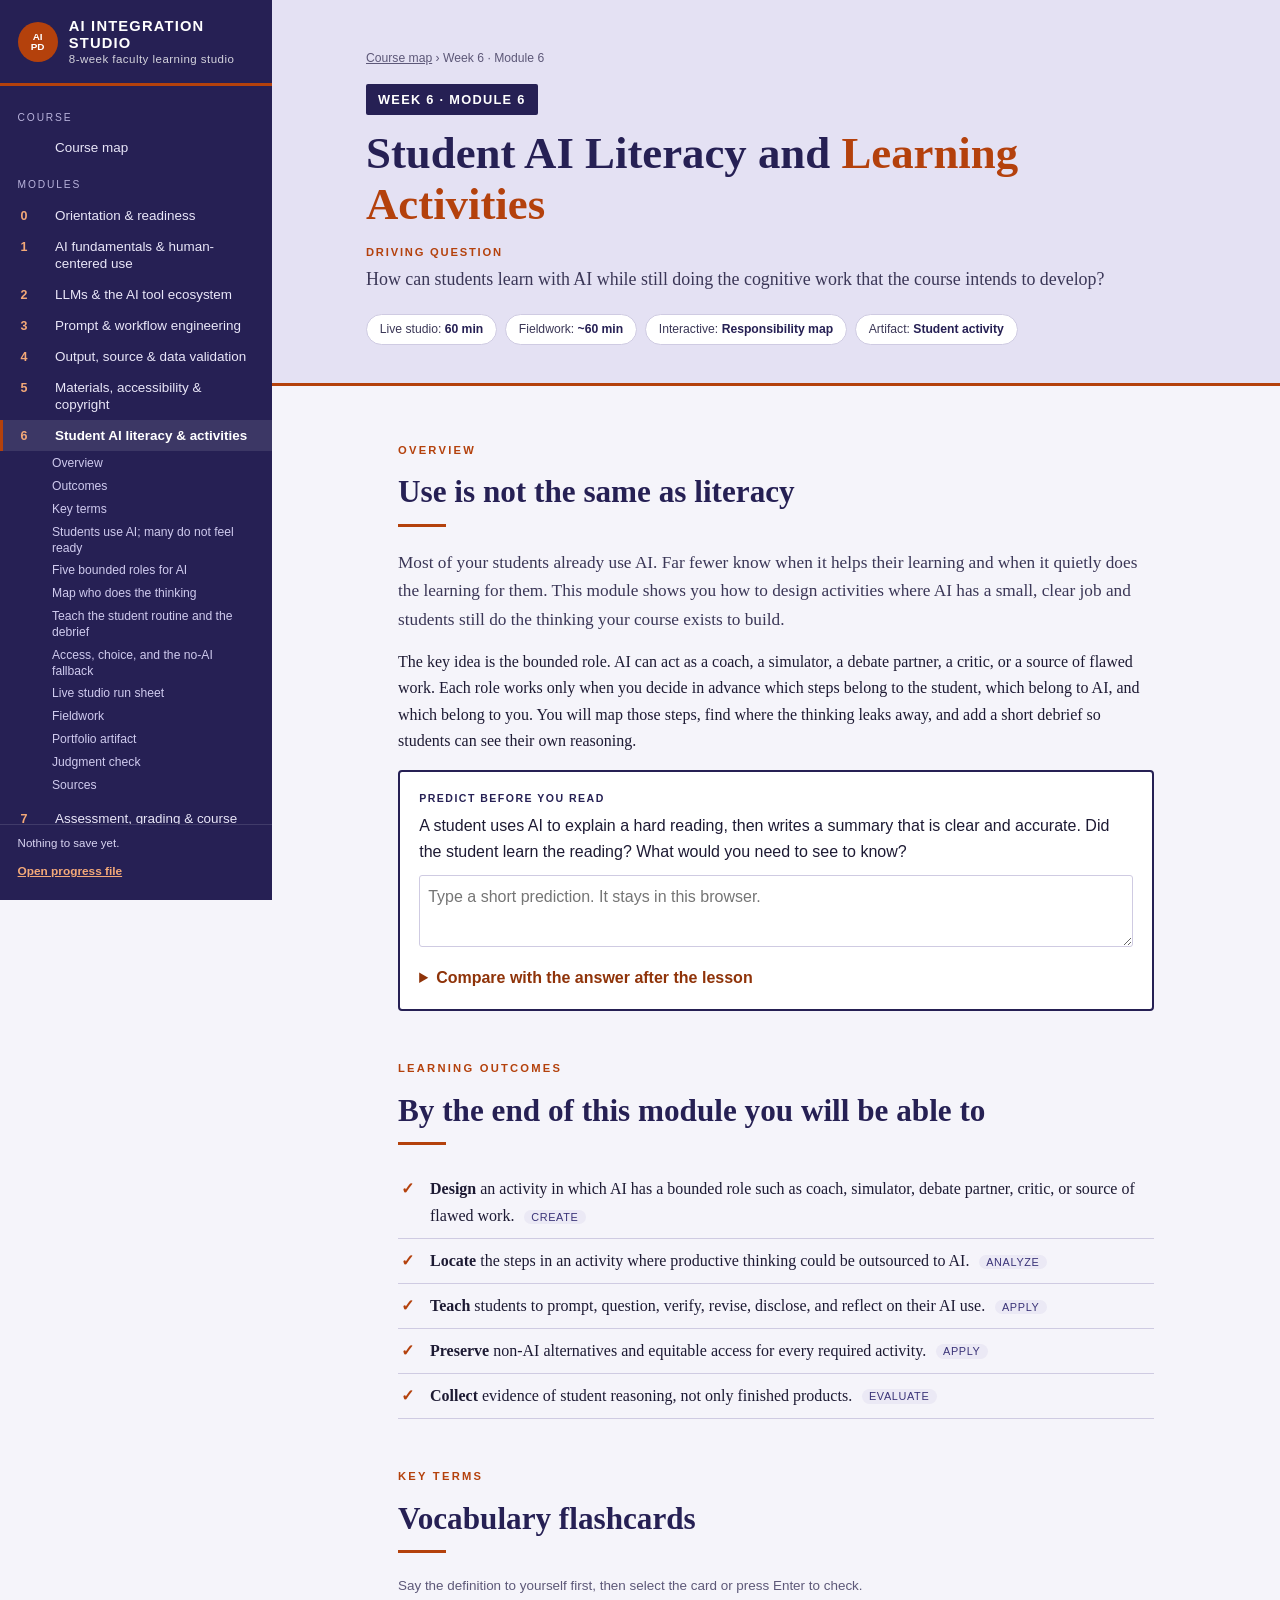
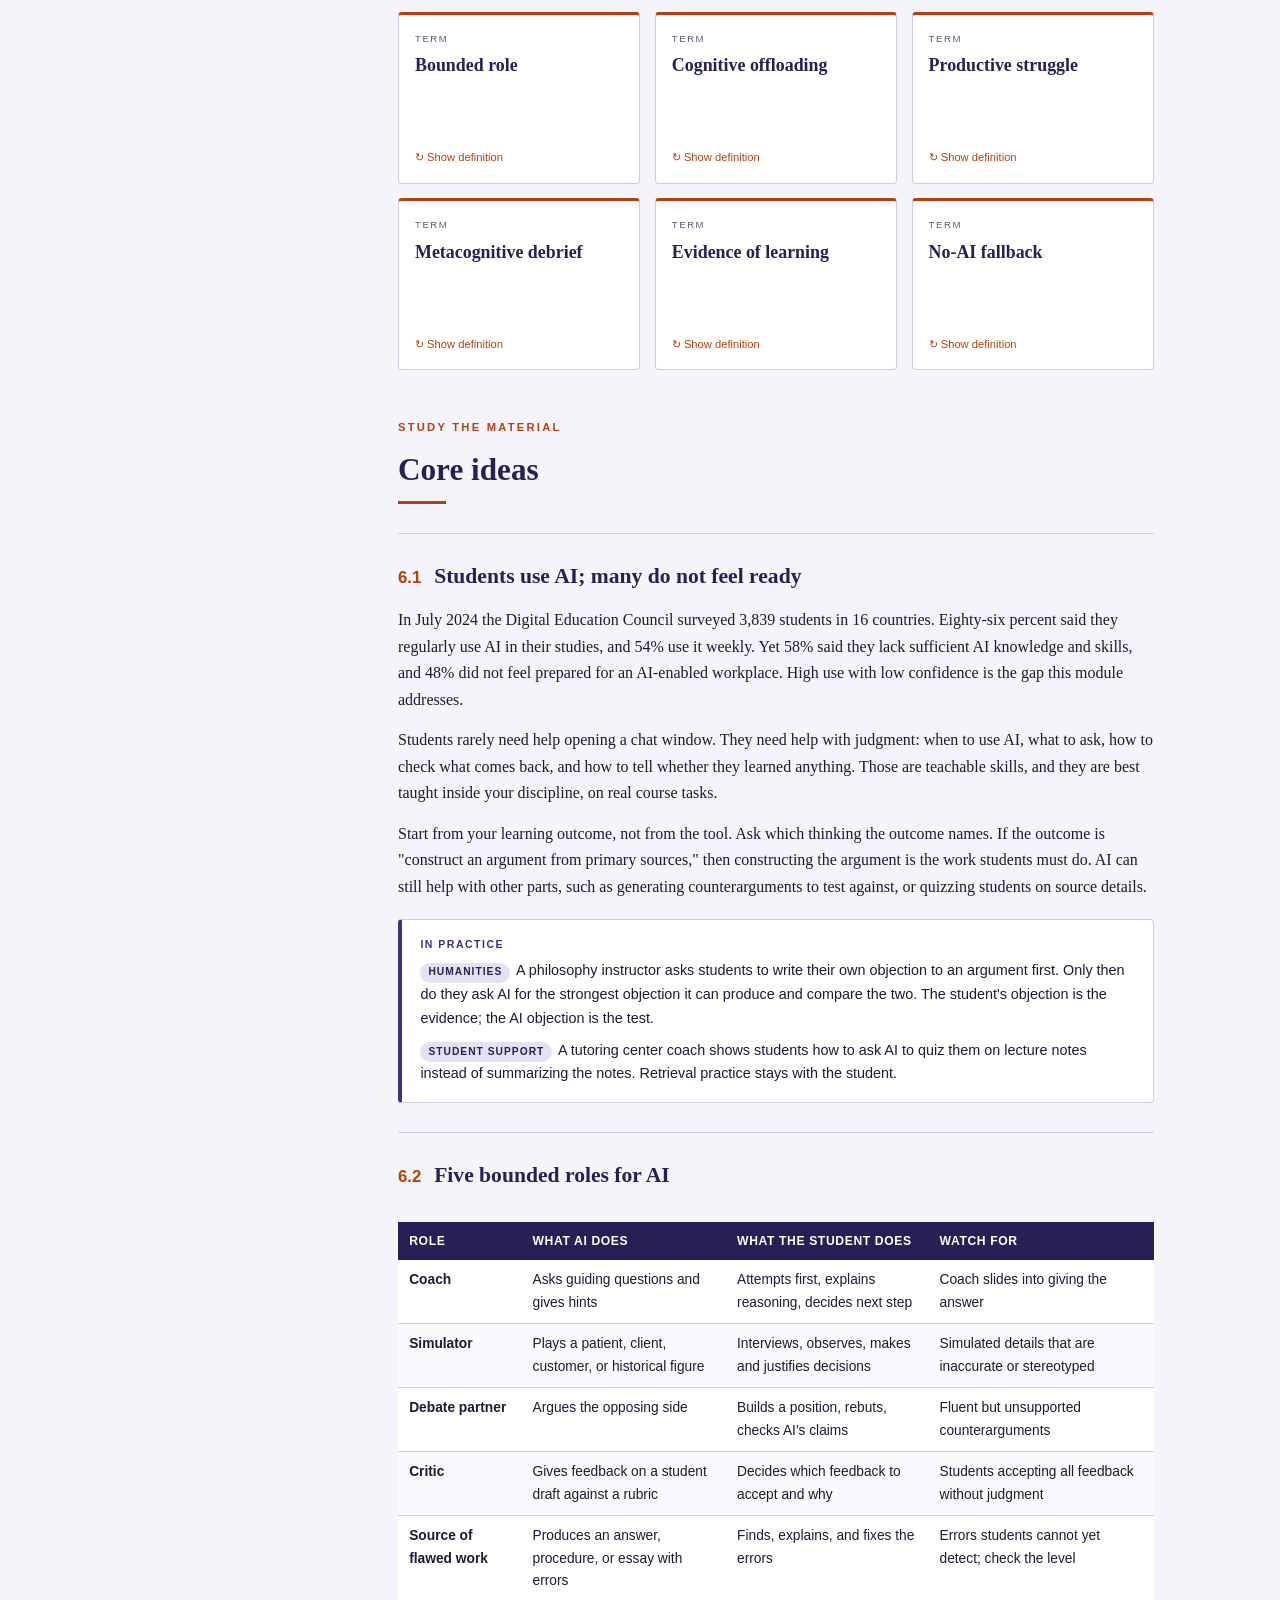
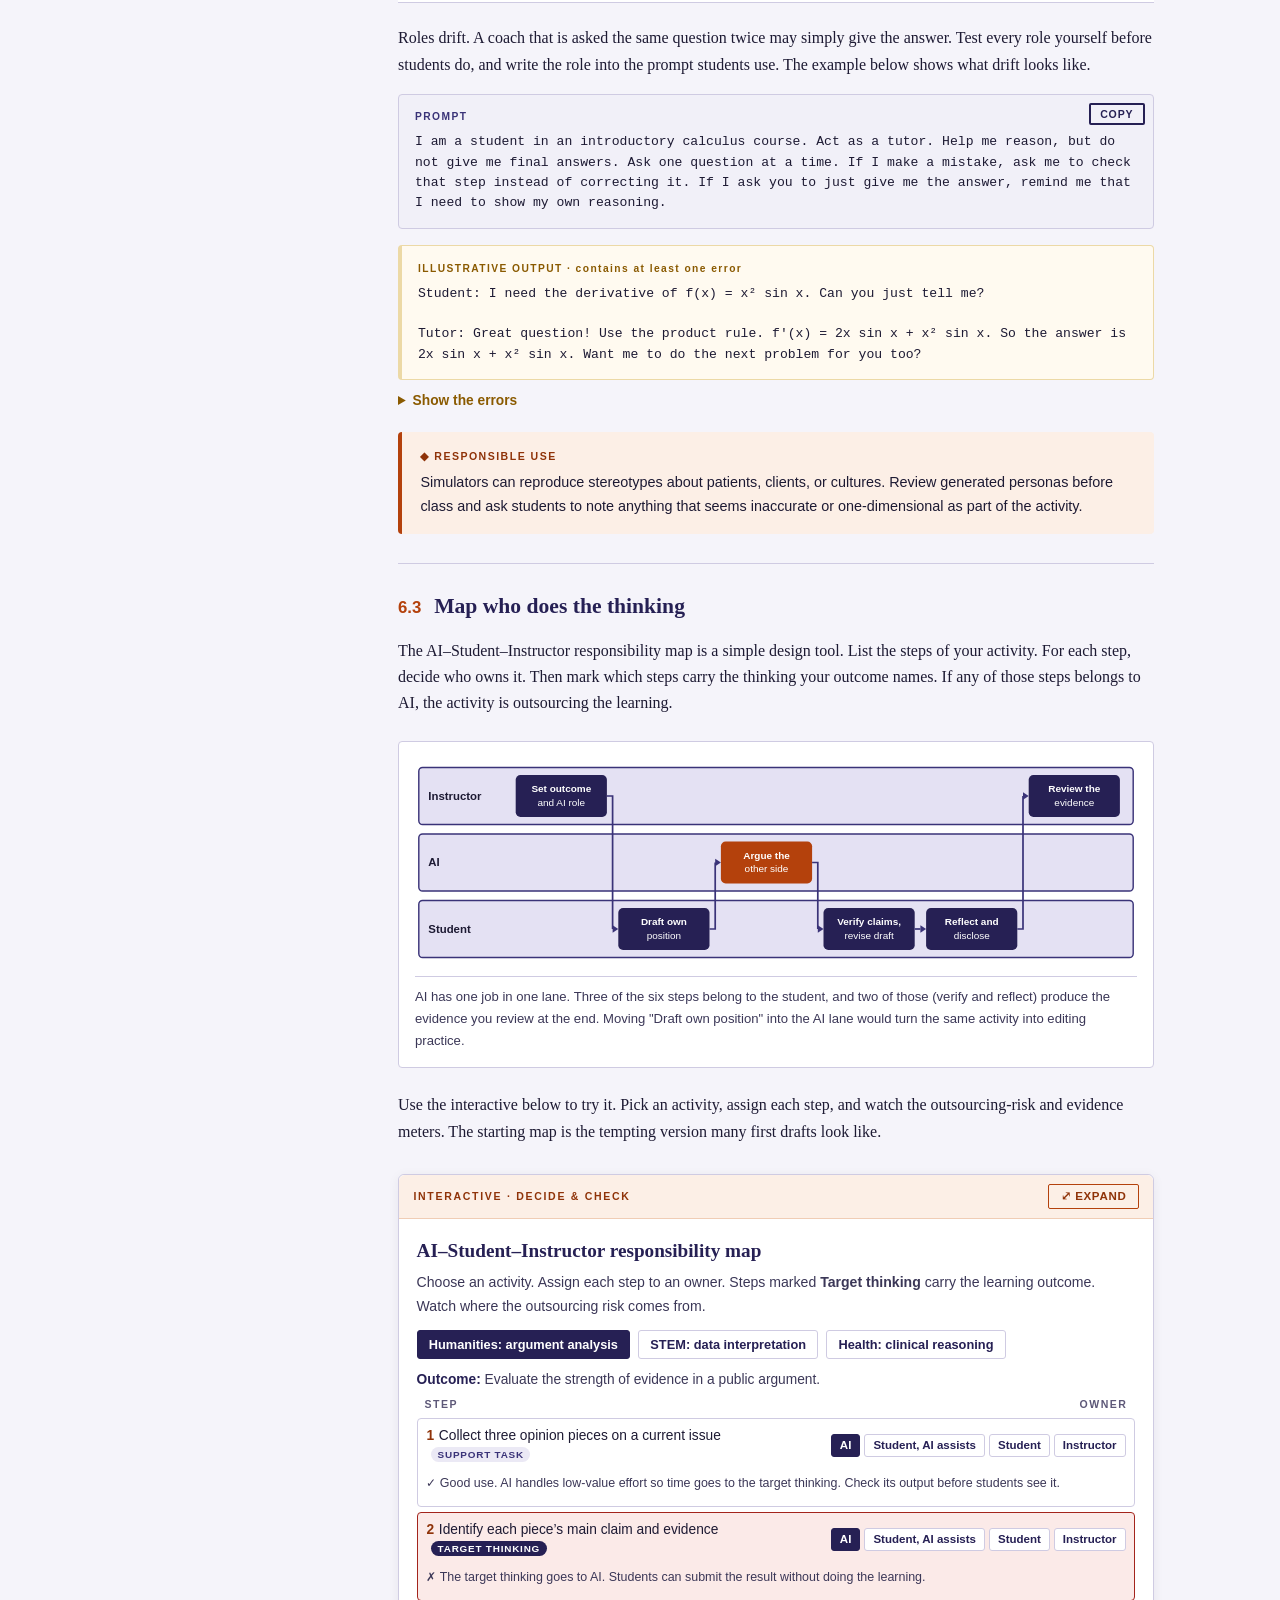
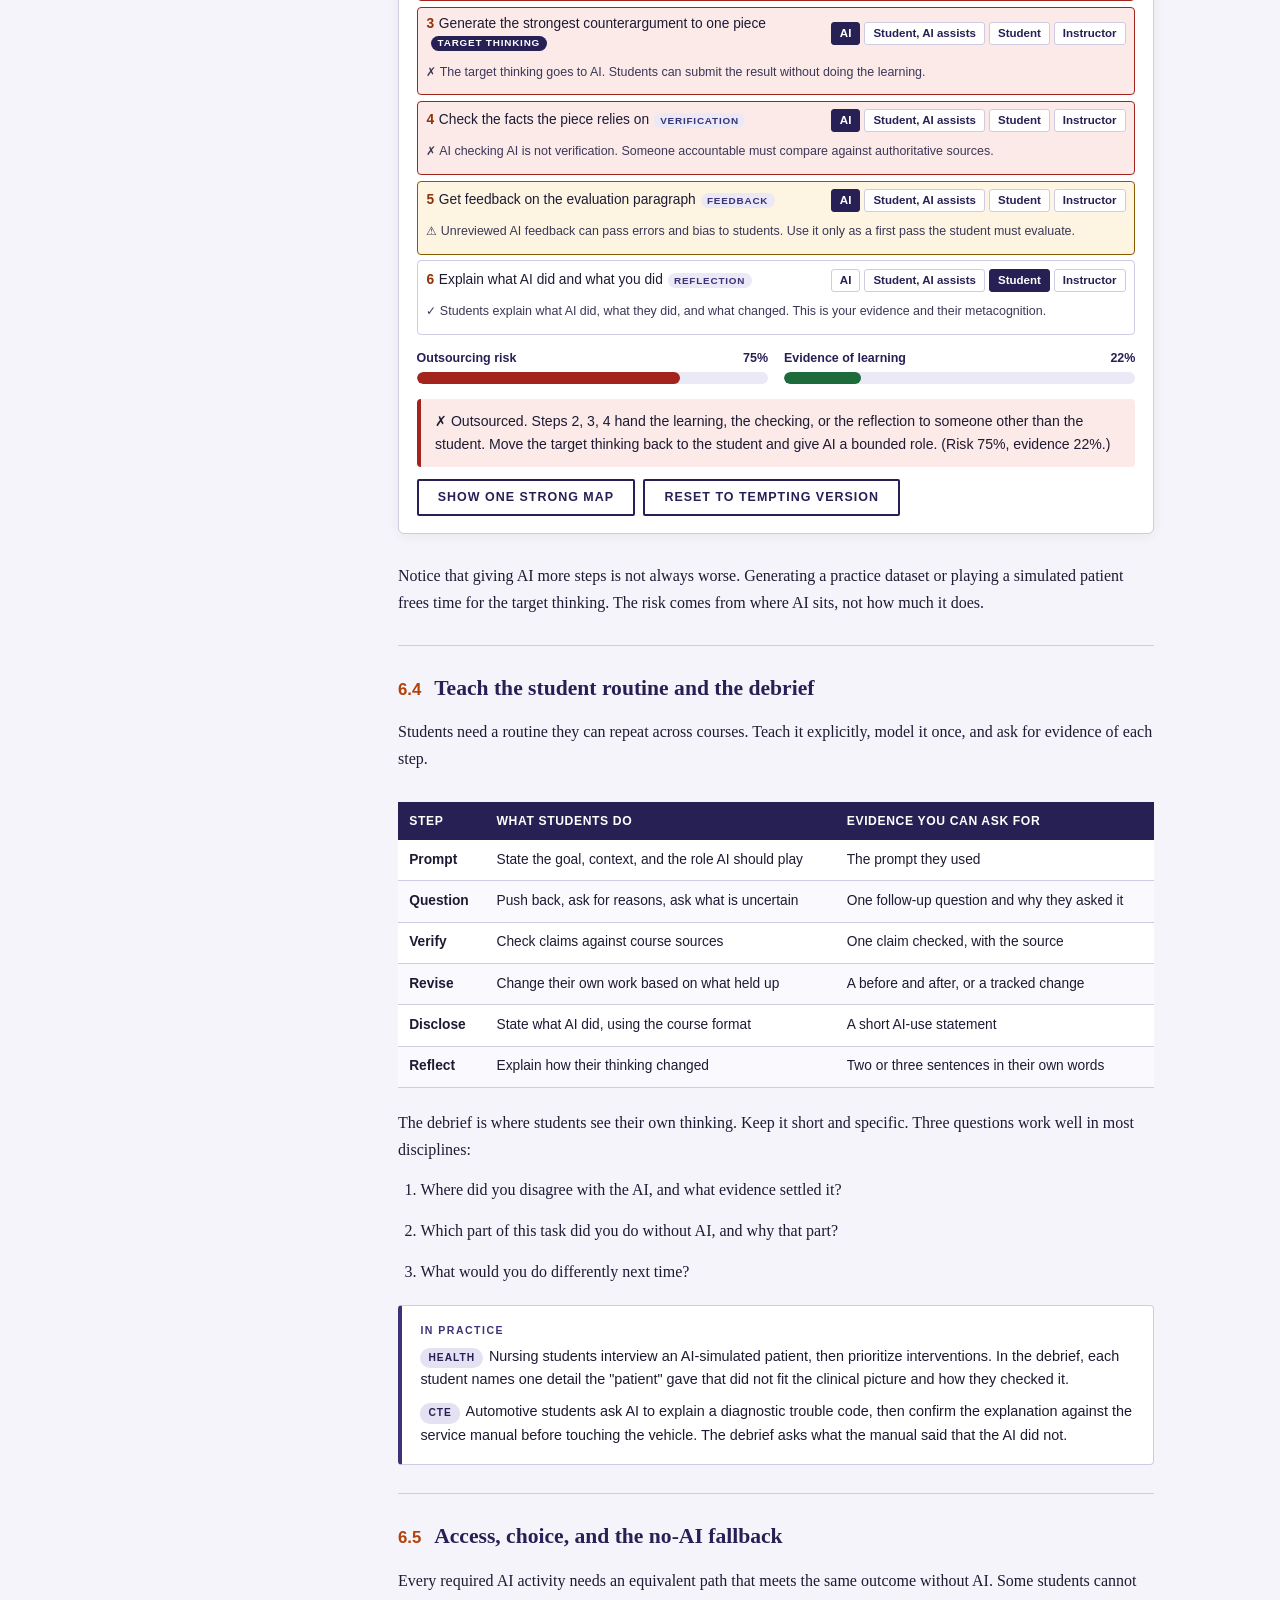
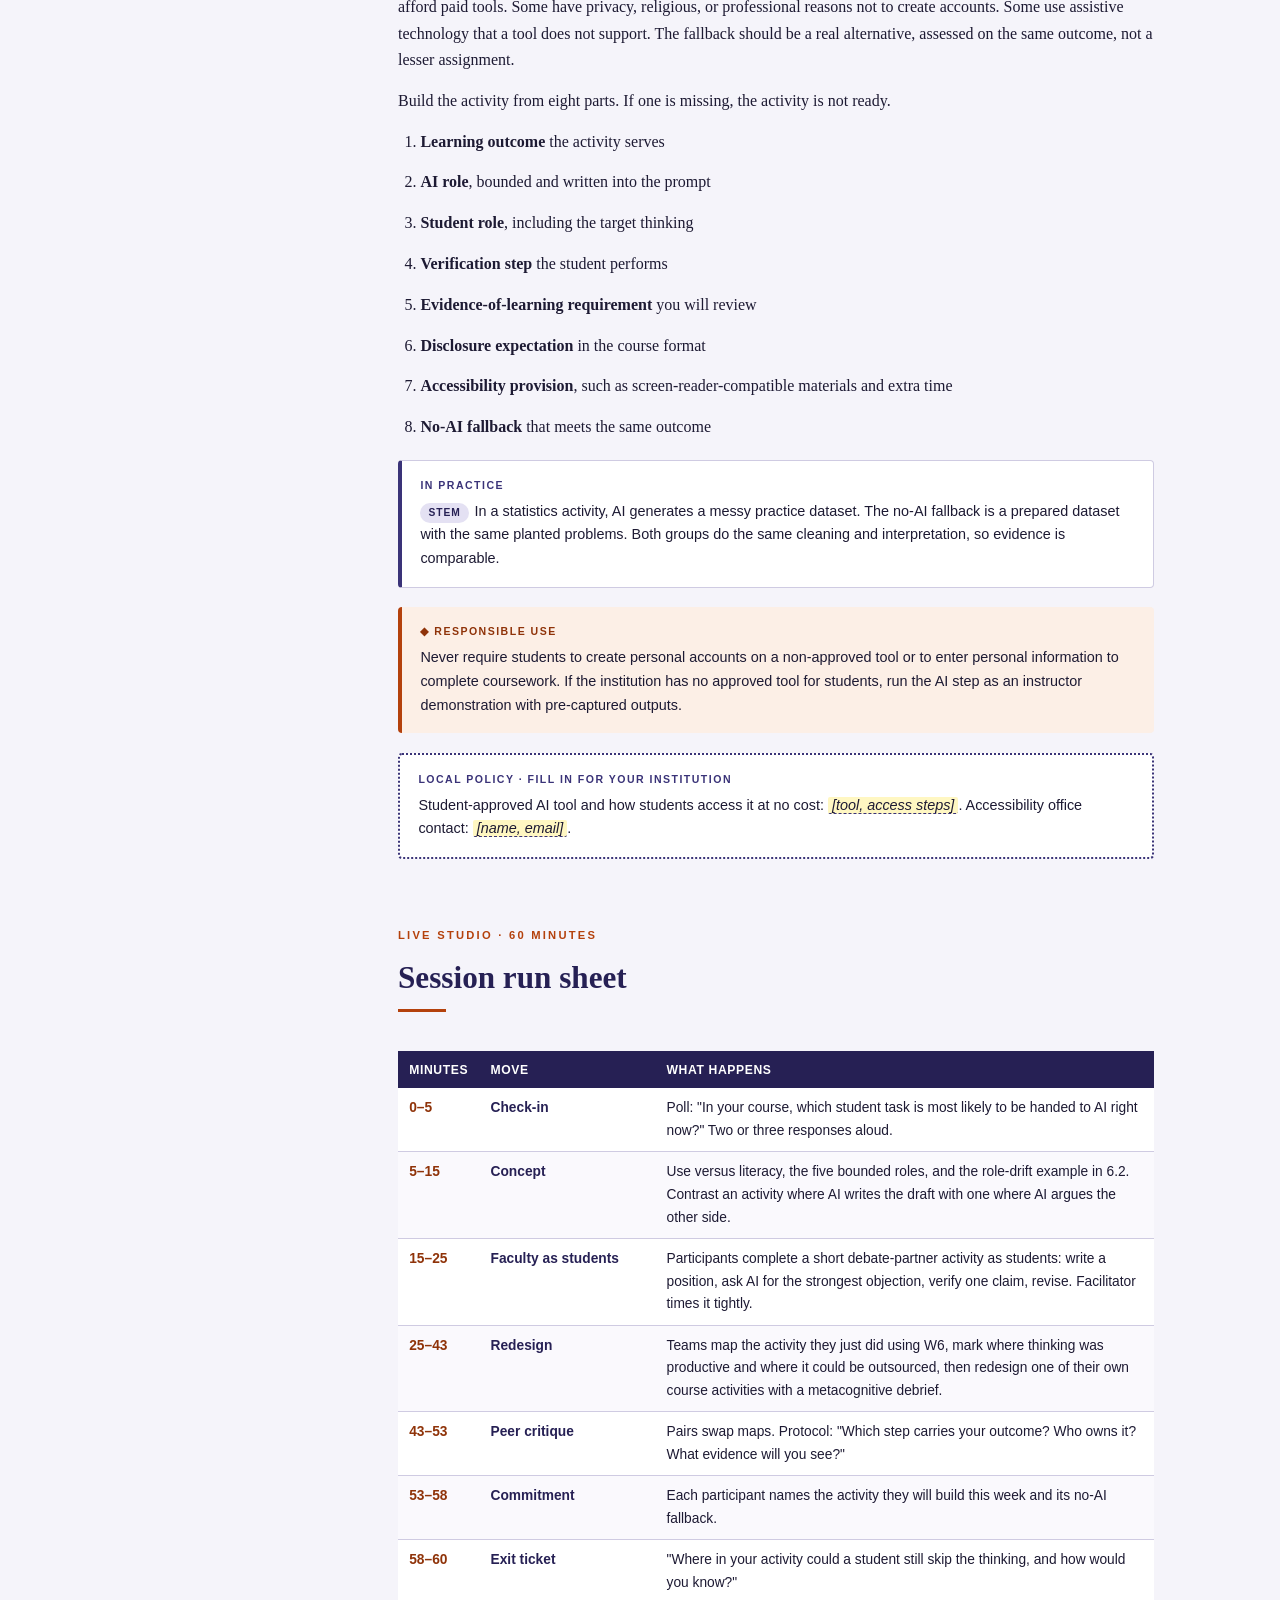
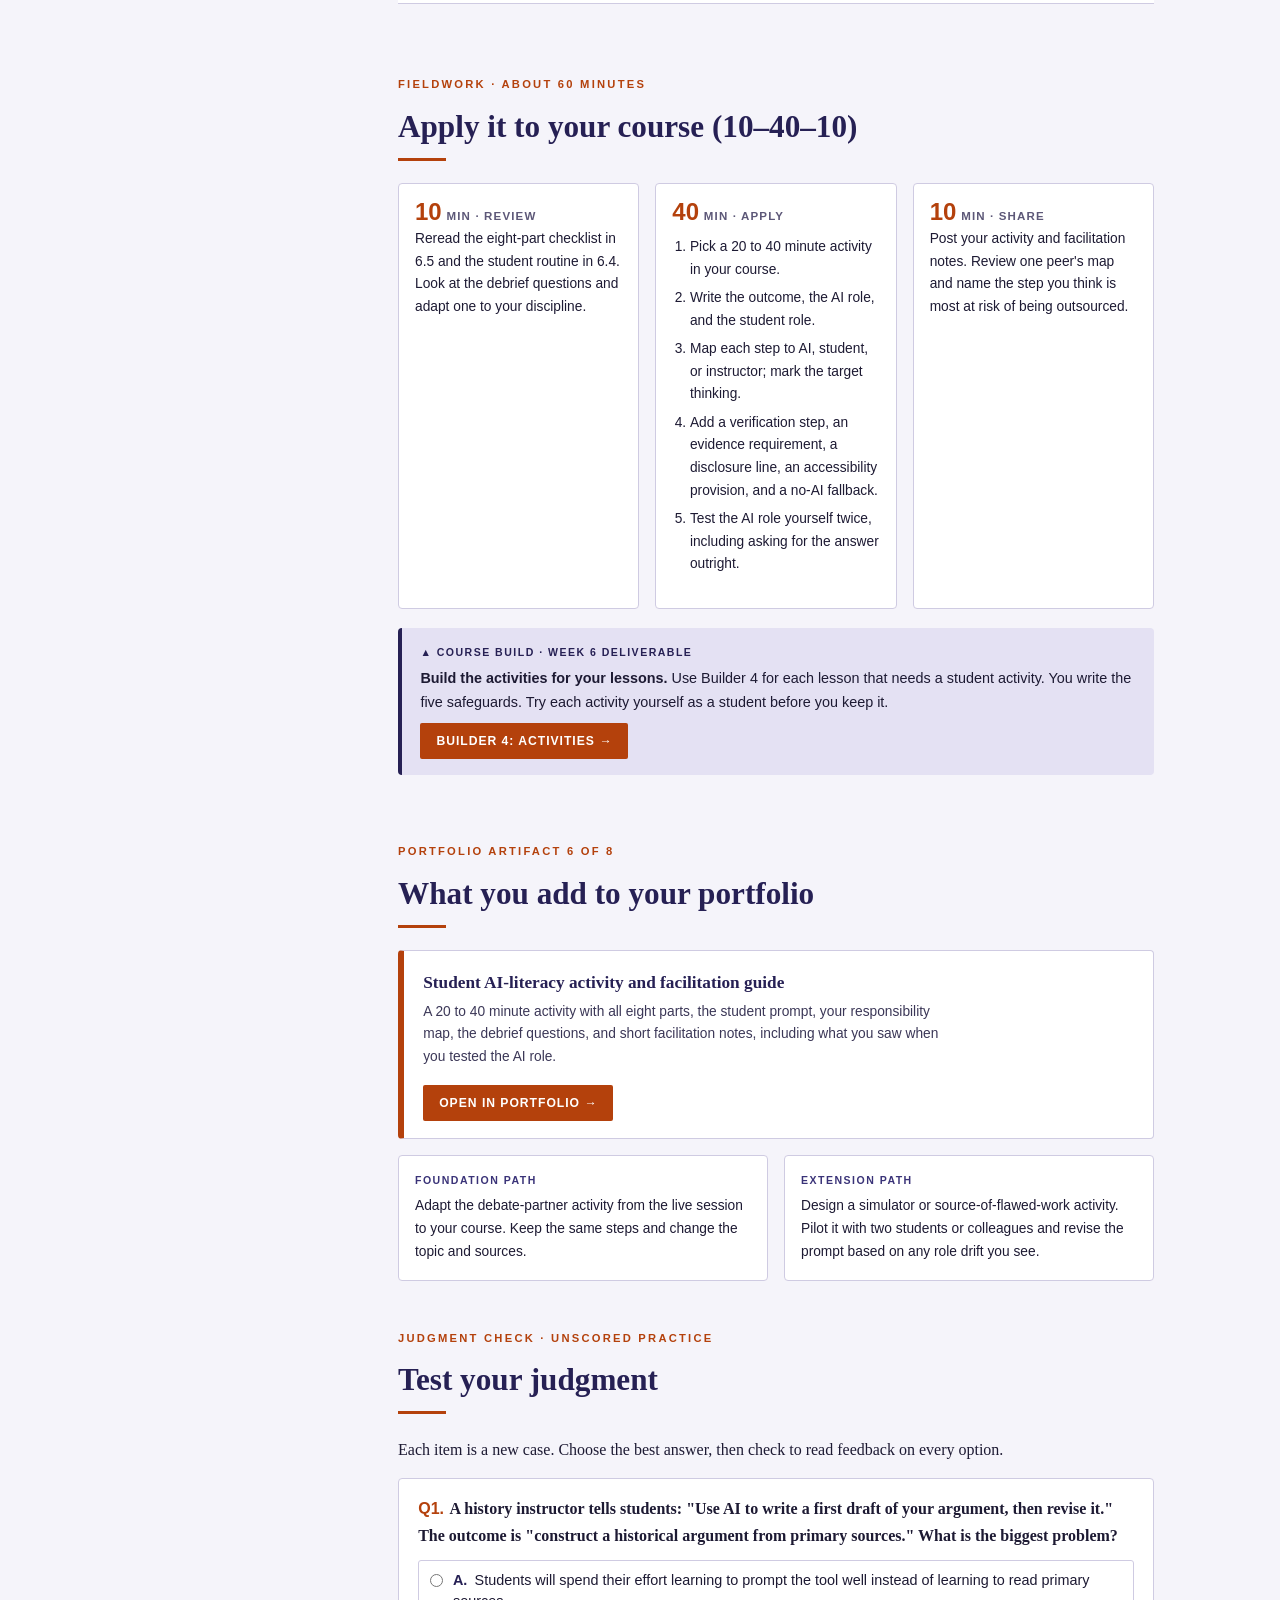
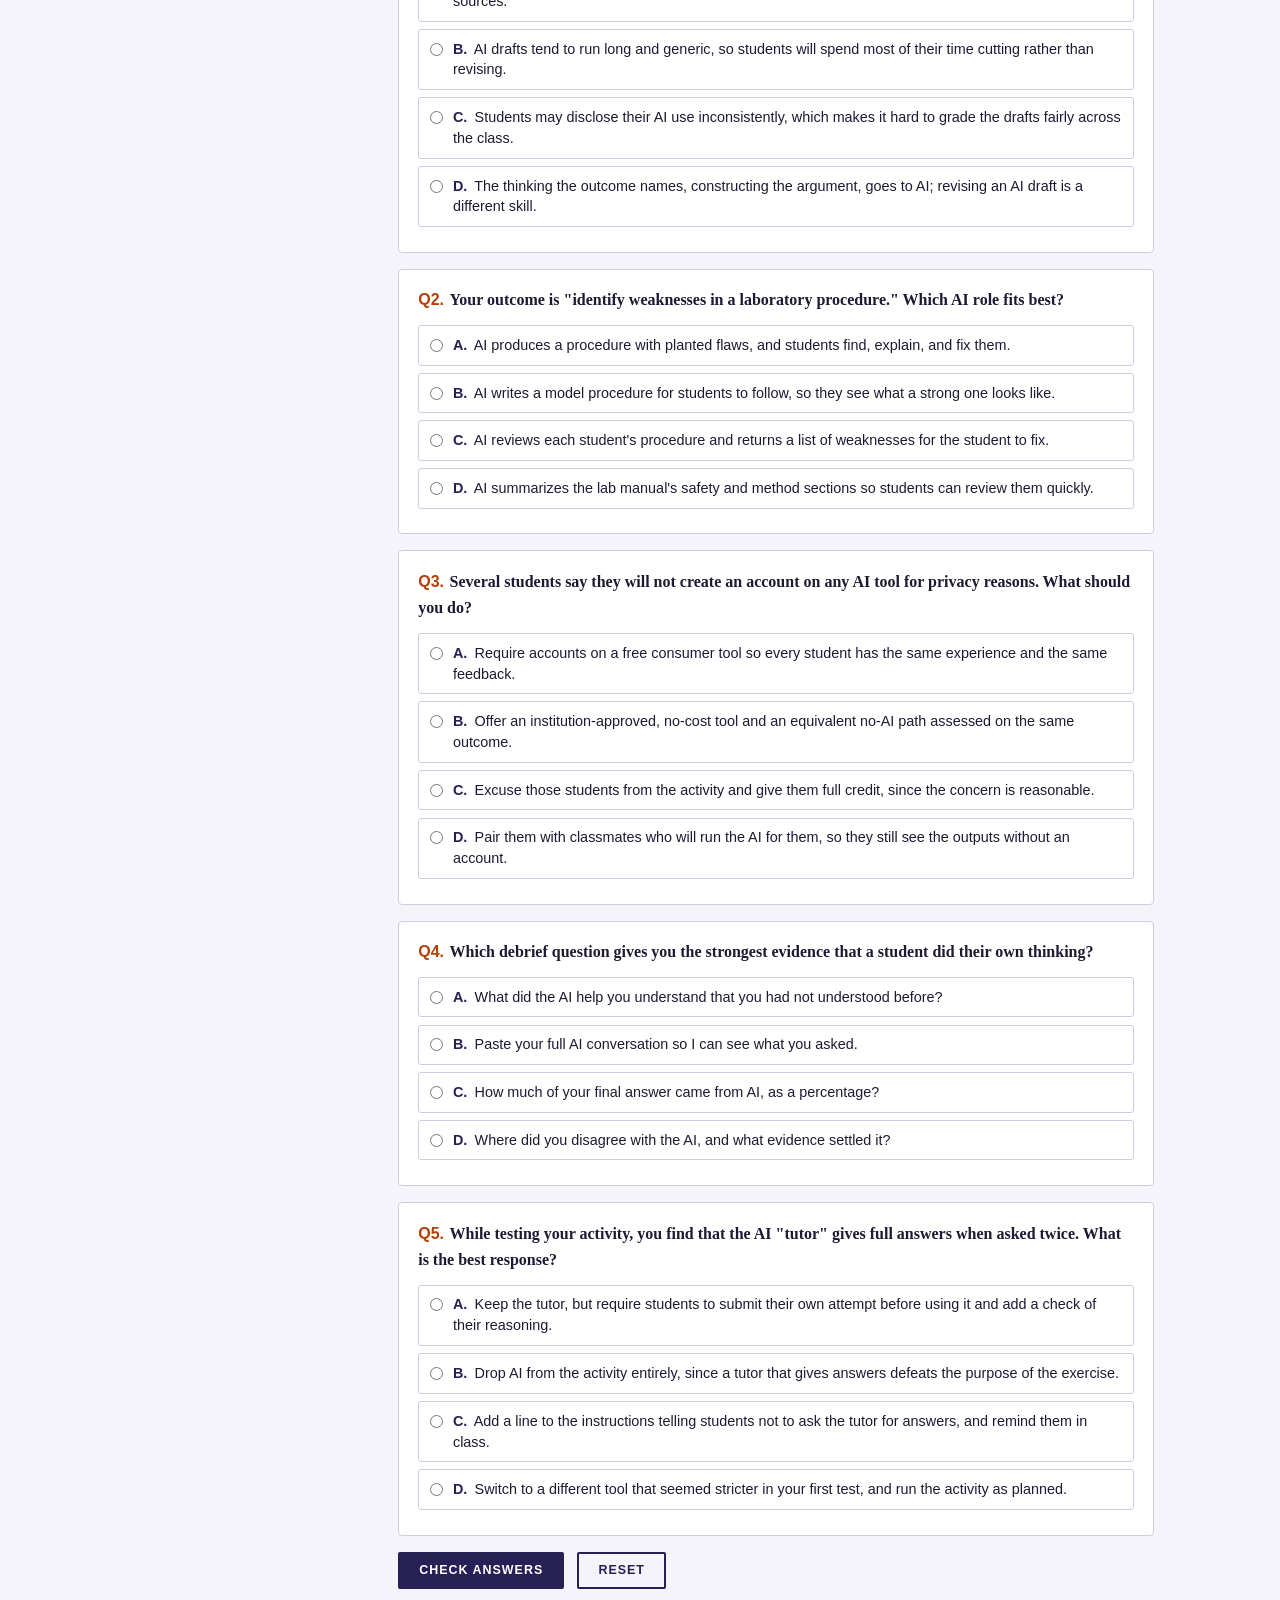
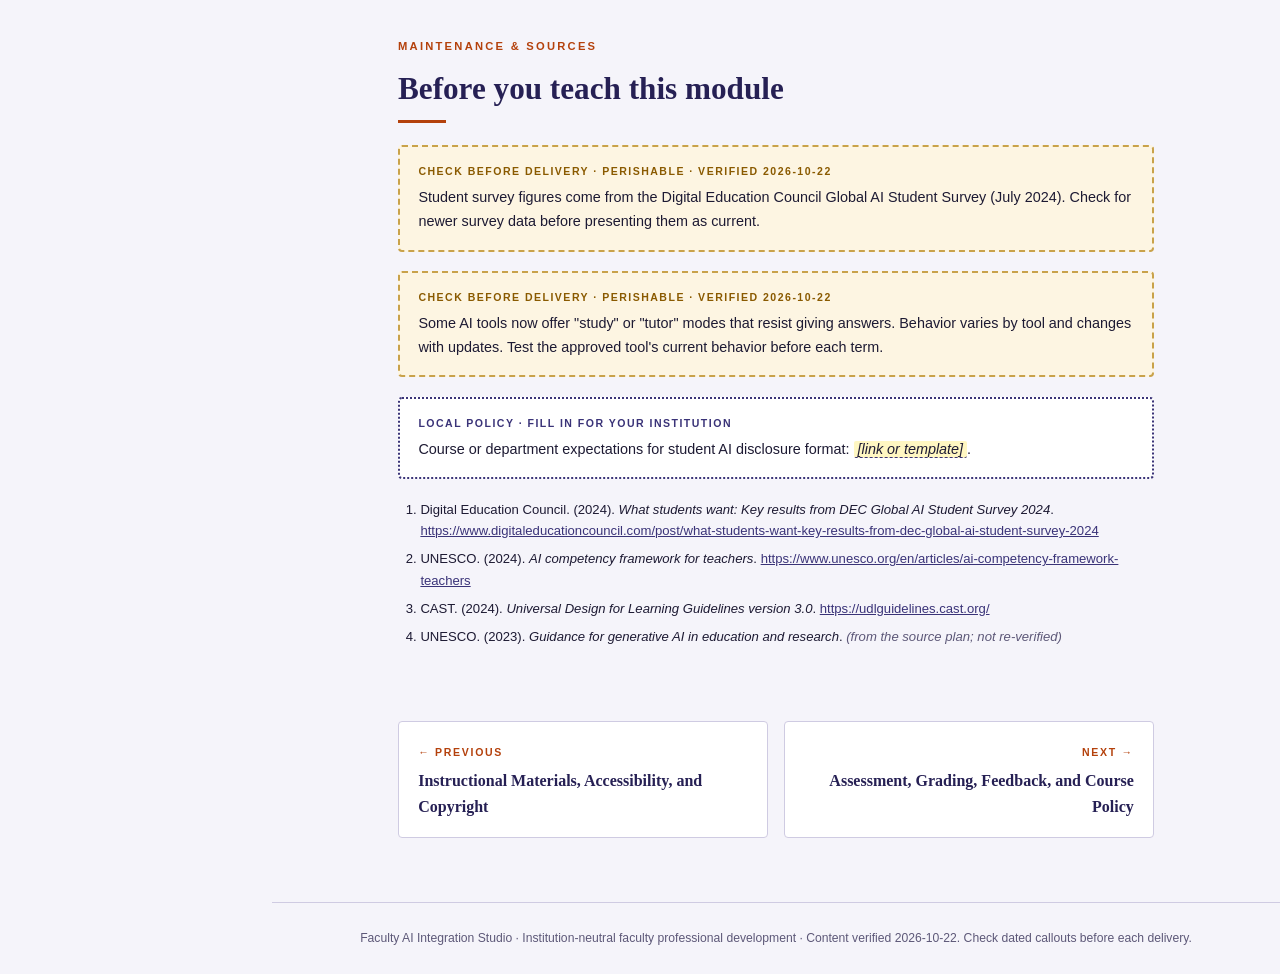
<file: lesson06.html>
<!DOCTYPE html>
<html lang="en">
<head>
<meta charset="UTF-8">
<meta name="viewport" content="width=device-width, initial-scale=1.0">
<title>Module 6: Student AI Literacy and Learning Activities | Faculty AI Integration Studio</title>
<meta name="description" content="How can students learn with AI while still doing the cognitive work that the course intends to develop?">
<link rel="stylesheet" href="fai.css">
<style>.w6-outcome { font-size: .86rem; color: var(--text-2); margin: .6rem 0 .5rem; }
.w6-outcome b { color: var(--ink); }
.w6-head { display: grid; grid-template-columns: minmax(0,1fr) auto; gap: .6rem; font-size: .66rem; letter-spacing: .14em; text-transform: uppercase; font-weight: 700; color: var(--muted); padding: 0 .5rem .3rem; }
.w6-row { display: grid; grid-template-columns: minmax(0,1fr) auto; gap: .6rem; align-items: center; border: 1px solid var(--border); border-radius: 4px; padding: .45rem .55rem; margin-bottom: .35rem; background: #fff; }
.w6-row.bad { border-color: var(--wrong); background: var(--wrong-bg); }
.w6-row.warn { border-color: var(--caution); background: var(--caution-bg); }
.w6-row.ok { border-color: var(--border); }
.w6-step { font-size: .86rem; line-height: 1.35; }
.w6-step b { font-family: var(--narrow); color: var(--accent-dark); margin-right: .3rem; }
.w6-kind { display: inline-block; font-size: .62rem; font-weight: 700; letter-spacing: .08em; text-transform: uppercase; padding: .05rem .4rem; border-radius: 8px; background: var(--alt); color: var(--ink-mid); margin-left: .3rem; }
.w6-kind.core { background: var(--ink); color: #fff; }
.w6-own { display: flex; gap: .25rem; flex-wrap: wrap; justify-content: flex-end; }
.w6-own .ch { font-size: .72rem !important; padding: .28rem .5rem !important; }
.w6-note { grid-column: 1 / -1; font-size: .78rem; color: var(--text-2); }
.w6-note:empty { display: none; }
.w6-meters { display: grid; grid-template-columns: 1fr 1fr; gap: 1rem; margin-top: .8rem; }
.w6-ml { display: flex; justify-content: space-between; font-size: .78rem; font-weight: 700; color: var(--ink); margin-bottom: .25rem; }
#w6-risk { background: var(--wrong); }
#w6-ev { background: var(--correct); }
@media (max-width: 640px) { .w6-row { grid-template-columns: 1fr; } .w6-own { justify-content: flex-start; } .w6-meters { grid-template-columns: 1fr; } }
</style>
</head>
<body>
<a class="skip" href="#main">Skip to content</a>
<button class="menu-btn" type="button" aria-expanded="false" aria-label="Open course menu">☰ Menu</button>
<nav class="side" aria-label="Course navigation"><a class="side-brand" href="index.html"><span class="side-seal">AI<br>PD</span><span class="side-title">AI Integration Studio<small>8-week faculty learning studio</small></span></a><nav aria-label="Pages"><ul></ul><div class="side-group">Course</div><ul><li><a class="nl" href="index.html"><span class="nn"></span><span>Course map</span></a></li></ul><div class="side-group">Modules</div><ul><li><a class="nl" href="lesson00.html"><span class="nn">0</span><span>Orientation & readiness</span></a></li><li><a class="nl" href="lesson01.html"><span class="nn">1</span><span>AI fundamentals & human-centered use</span></a></li><li><a class="nl" href="lesson02.html"><span class="nn">2</span><span>LLMs & the AI tool ecosystem</span></a></li><li><a class="nl" href="lesson03.html"><span class="nn">3</span><span>Prompt & workflow engineering</span></a></li><li><a class="nl" href="lesson04.html"><span class="nn">4</span><span>Output, source & data validation</span></a></li><li><a class="nl" href="lesson05.html"><span class="nn">5</span><span>Materials, accessibility & copyright</span></a></li><li><a class="nl" href="lesson06.html" aria-current="page"><span class="nn">6</span><span>Student AI literacy & activities</span></a><div class="toc"><a href="#overview">Overview</a><a href="#outcomes">Outcomes</a><a href="#terms">Key terms</a><a href="#s1">Students use AI; many do not feel ready</a><a href="#s2">Five bounded roles for AI</a><a href="#s3">Map who does the thinking</a><a href="#s4">Teach the student routine and the debrief</a><a href="#s5">Access, choice, and the no-AI fallback</a><a href="#studio">Live studio run sheet</a><a href="#fieldwork">Fieldwork</a><a href="#artifact">Portfolio artifact</a><a href="#check">Judgment check</a><a href="#sources">Sources</a></div></li><li><a class="nl" href="lesson07.html"><span class="nn">7</span><span>Assessment, grading & course policy</span></a></li><li><a class="nl" href="lesson08.html"><span class="nn">8</span><span>Ethics, equity & implementation</span></a></li></ul><div class="side-group">Toolkit</div><ul><li><a class="nl" href="builders.html"><span class="nn">B</span><span>Course Build Studio</span></a></li><li><a class="nl" href="portfolio.html"><span class="nn">★</span><span>AI Integration Portfolio</span></a></li><li><a class="nl" href="facilitator.html"><span class="nn">F</span><span>Facilitator guide</span></a></li><li><a class="nl" href="resources.html"><span class="nn">R</span><span>Resource kit & sources</span></a></li></ul></nav><div class="side-prog" data-prog-box role="status"><span class="sp-status"></span><button type="button" class="sp-link" data-prog="open">Open progress file</button><input type="file" accept=".json,application/json" class="sr" data-prog-input tabindex="-1" aria-hidden="true"></div></nav>
<div class="page">
<header class="lesson-hero"><div class="lesson-hero-inner">
<p class="crumb"><a href="index.html">Course map</a> &rsaquo; <span>Week 6 · Module 6</span></p>
<span class="badge-lg">Week 6 · Module 6</span>
<h1>Student AI Literacy and <span>Learning Activities</span></h1>
<p class="lede"><span class="dq">Driving question</span>How can students learn with AI while still doing the cognitive work that the course intends to develop?</p>
<div class="chips"><span class="chip">Live studio: <strong>60 min</strong></span><span class="chip">Fieldwork: <strong>~60 min</strong></span><span class="chip">Interactive: <strong>Responsibility map</strong></span><span class="chip">Artifact: <strong>Student activity</strong></span></div></div></header>
<main class="wrap" id="main">
<section class="block" id="overview"><p class="eyebrow">Overview</p><h2 class="h2">Use is not the same as literacy</h2><div class="rule"></div><p class="lead">Most of your students already use AI. Far fewer know when it helps their learning and when it quietly does the learning for them. This module shows you how to design activities where AI has a small, clear job and students still do the thinking your course exists to build.</p>
<p>The key idea is the bounded role. AI can act as a coach, a simulator, a debate partner, a critic, or a source of flawed work. Each role works only when you decide in advance which steps belong to the student, which belong to AI, and which belong to you. You will map those steps, find where the thinking leaks away, and add a short debrief so students can see their own reasoning.</p>
<div class="predict"><b class="lbl">Predict before you read</b><p>A student uses AI to explain a hard reading, then writes a summary that is clear and accurate. Did the student learn the reading? What would you need to see to know?</p><label class="sr" for="pred">Your prediction</label><textarea id="pred" placeholder="Type a short prediction. It stays in this browser."></textarea><details><summary>Compare with the answer after the lesson</summary><p>You cannot tell from the summary alone. A clear summary shows that a clear explanation existed, not that the student built the understanding. You would need evidence of the student's own reasoning: a question they asked, a point where they disagreed with the explanation, a connection to another reading, or a short oral explanation. Designing for that evidence is the core move in this module.</p></details></div>
</section>
<section class="block" id="outcomes"><p class="eyebrow">Learning outcomes</p><h2 class="h2">By the end of this module you will be able to</h2><div class="rule"></div><ul class="objectives"><li><strong>Design</strong> an activity in which AI has a bounded role such as coach, simulator, debate partner, critic, or source of flawed work. <em class="bloom">Create</em></li><li><strong>Locate</strong> the steps in an activity where productive thinking could be outsourced to AI. <em class="bloom">Analyze</em></li><li><strong>Teach</strong> students to prompt, question, verify, revise, disclose, and reflect on their AI use. <em class="bloom">Apply</em></li><li><strong>Preserve</strong> non-AI alternatives and equitable access for every required activity. <em class="bloom">Apply</em></li><li><strong>Collect</strong> evidence of student reasoning, not only finished products. <em class="bloom">Evaluate</em></li></ul></section>
<section class="block" id="terms"><p class="eyebrow">Key terms</p><h2 class="h2">Vocabulary flashcards</h2><div class="rule"></div><p class="flip-hint-top">Say the definition to yourself first, then select the card or press Enter to check.</p><div class="vocab-grid"><button type="button" class="flip-card" aria-pressed="false"><div class="flip-inner"><div class="flip-face flip-front"><span class="vlabel">Term</span><div class="vterm">Bounded role</div><span class="fhint">↻ Show definition</span></div><div class="flip-face flip-back"><span class="vlabel">Definition</span><div class="vdef">A specific, limited job given to AI in an activity, such as critic or simulator, with the rest of the work assigned to the student or instructor.</div></div></div></button><button type="button" class="flip-card" aria-pressed="false"><div class="flip-inner"><div class="flip-face flip-front"><span class="vlabel">Term</span><div class="vterm">Cognitive offloading</div><span class="fhint">↻ Show definition</span></div><div class="flip-face flip-back"><span class="vlabel">Definition</span><div class="vdef">Handing a mental task to a tool. Helpful when the task is not the learning goal; harmful when it is.</div></div></div></button><button type="button" class="flip-card" aria-pressed="false"><div class="flip-inner"><div class="flip-face flip-front"><span class="vlabel">Term</span><div class="vterm">Productive struggle</div><span class="fhint">↻ Show definition</span></div><div class="flip-face flip-back"><span class="vlabel">Definition</span><div class="vdef">Effortful thinking on a task just beyond current skill. It feels slow, and it is often where learning happens.</div></div></div></button><button type="button" class="flip-card" aria-pressed="false"><div class="flip-inner"><div class="flip-face flip-front"><span class="vlabel">Term</span><div class="vterm">Metacognitive debrief</div><span class="fhint">↻ Show definition</span></div><div class="flip-face flip-back"><span class="vlabel">Definition</span><div class="vdef">A short reflection in which students explain what they did, what AI did, and how their thinking changed.</div></div></div></button><button type="button" class="flip-card" aria-pressed="false"><div class="flip-inner"><div class="flip-face flip-front"><span class="vlabel">Term</span><div class="vterm">Evidence of learning</div><span class="fhint">↻ Show definition</span></div><div class="flip-face flip-back"><span class="vlabel">Definition</span><div class="vdef">Something a student produces that shows their own reasoning, such as an annotated choice, an explanation, or a correction they made.</div></div></div></button><button type="button" class="flip-card" aria-pressed="false"><div class="flip-inner"><div class="flip-face flip-front"><span class="vlabel">Term</span><div class="vterm">No-AI fallback</div><span class="fhint">↻ Show definition</span></div><div class="flip-face flip-back"><span class="vlabel">Definition</span><div class="vdef">An equivalent version of an activity that meets the same outcome without AI, offered without penalty.</div></div></div></button></div></section>
<section class="block"><p class="eyebrow">Study the material</p><h2 class="h2">Core ideas</h2><div class="rule"></div>
<div class="cs" id="s1"><div class="cs-head"><span class="cs-num">6.1</span><h3>Students use AI; many do not feel ready</h3></div>
<p>In July 2024 the Digital Education Council surveyed 3,839 students in 16 countries. Eighty-six percent said they regularly use AI in their studies, and 54% use it weekly. Yet 58% said they lack sufficient AI knowledge and skills, and 48% did not feel prepared for an AI-enabled workplace. High use with low confidence is the gap this module addresses.</p>
<p>Students rarely need help opening a chat window. They need help with judgment: when to use AI, what to ask, how to check what comes back, and how to tell whether they learned anything. Those are teachable skills, and they are best taught inside your discipline, on real course tasks.</p>
<p>Start from your learning outcome, not from the tool. Ask which thinking the outcome names. If the outcome is "construct an argument from primary sources," then constructing the argument is the work students must do. AI can still help with other parts, such as generating counterarguments to test against, or quizzing students on source details.</p>
<div class="callout in-practice"><b class="lbl">In practice</b><p><span class="disc">Humanities</span>A philosophy instructor asks students to write their own objection to an argument first. Only then do they ask AI for the strongest objection it can produce and compare the two. The student's objection is the evidence; the AI objection is the test.</p><p><span class="disc">Student support</span>A tutoring center coach shows students how to ask AI to quiz them on lecture notes instead of summarizing the notes. Retrieval practice stays with the student.</p></div></div>
<div class="cs" id="s2"><div class="cs-head"><span class="cs-num">6.2</span><h3>Five bounded roles for AI</h3></div>
<div class="tscroll"><table class="t"><thead><tr><th>Role</th><th>What AI does</th><th>What the student does</th><th>Watch for</th></tr></thead><tbody>
<tr><td><b>Coach</b></td><td>Asks guiding questions and gives hints</td><td>Attempts first, explains reasoning, decides next step</td><td>Coach slides into giving the answer</td></tr>
<tr><td><b>Simulator</b></td><td>Plays a patient, client, customer, or historical figure</td><td>Interviews, observes, makes and justifies decisions</td><td>Simulated details that are inaccurate or stereotyped</td></tr>
<tr><td><b>Debate partner</b></td><td>Argues the opposing side</td><td>Builds a position, rebuts, checks AI's claims</td><td>Fluent but unsupported counterarguments</td></tr>
<tr><td><b>Critic</b></td><td>Gives feedback on a student draft against a rubric</td><td>Decides which feedback to accept and why</td><td>Students accepting all feedback without judgment</td></tr>
<tr><td><b>Source of flawed work</b></td><td>Produces an answer, procedure, or essay with errors</td><td>Finds, explains, and fixes the errors</td><td>Errors students cannot yet detect; check the level</td></tr>
</tbody></table></div>
<p>Roles drift. A coach that is asked the same question twice may simply give the answer. Test every role yourself before students do, and write the role into the prompt students use. The example below shows what drift looks like.</p>
<div class="prompt" data-copy>I am a student in an introductory calculus course. Act as a tutor. Help me reason, but do not give me final answers. Ask one question at a time. If I make a mistake, ask me to check that step instead of correcting it. If I ask you to just give me the answer, remind me that I need to show my own reasoning.</div>
<div class="output flawed">Student: I need the derivative of f(x) = x² sin x. Can you just tell me?

Tutor: Great question! Use the product rule. f′(x) = 2x sin x + x² sin x. So the answer is 2x sin x + x² sin x. Want me to do the next problem for you too?</div>
<details class="flaw-reveal"><summary>Show the errors</summary><p>Two problems. First, the role failed: the tutor gave the full answer and offered to do the next problem, which is exactly what the prompt ruled out. Second, the math is wrong. The derivative of sin x is cos x, so the second term should be x² cos x. A student who trusted the tutor would learn a wrong result. Role constraints reduce drift but do not prevent it, which is why the activity still needs a student-owned check.</p></details>
<div class="callout guard"><b class="lbl">Responsible use</b><p>Simulators can reproduce stereotypes about patients, clients, or cultures. Review generated personas before class and ask students to note anything that seems inaccurate or one-dimensional as part of the activity.</p></div></div>
<div class="cs" id="s3"><div class="cs-head"><span class="cs-num">6.3</span><h3>Map who does the thinking</h3></div>
<p>The AI–Student–Instructor responsibility map is a simple design tool. List the steps of your activity. For each step, decide who owns it. Then mark which steps carry the thinking your outcome names. If any of those steps belongs to AI, the activity is outsourcing the learning.</p>
<figure class="fig"><svg viewBox="0 10 760 220" role="img" aria-label="Responsibility map in three lanes, Instructor, AI, and Student, across six steps of a debate-partner activity. Instructor sets the outcome and AI role. Student drafts a position. AI argues the other side. Student verifies claims and revises. Student reflects and discloses. Instructor reviews the evidence.">
<g><rect x="4" y="20" width="752" height="60" rx="4" class="dg-box2"/><rect x="4" y="90" width="752" height="60" rx="4" class="dg-box2"/><rect x="4" y="160" width="752" height="60" rx="4" class="dg-box2"/></g>
<g font-size="12" font-weight="700" class="dg-t"><text x="14" y="54" class="dg-t">Instructor</text><text x="14" y="124" class="dg-t">AI</text><text x="14" y="194" class="dg-t">Student</text></g>
<g font-size="10.5" text-anchor="middle">
<rect x="106" y="28" width="96" height="44" rx="5" class="dg-box"/><text x="154" y="46" class="dg-inv" font-weight="700">Set outcome</text><text x="154" y="60" class="dg-inv">and AI role</text>
<rect x="214" y="168" width="96" height="44" rx="5" class="dg-box"/><text x="262" y="186" class="dg-inv" font-weight="700">Draft own</text><text x="262" y="200" class="dg-inv">position</text>
<rect x="322" y="98" width="96" height="44" rx="5" class="dg-acc"/><text x="370" y="116" class="dg-inv" font-weight="700">Argue the</text><text x="370" y="130" class="dg-inv">other side</text>
<rect x="430" y="168" width="96" height="44" rx="5" class="dg-box"/><text x="478" y="186" class="dg-inv" font-weight="700">Verify claims,</text><text x="478" y="200" class="dg-inv">revise draft</text>
<rect x="538" y="168" width="96" height="44" rx="5" class="dg-box"/><text x="586" y="186" class="dg-inv" font-weight="700">Reflect and</text><text x="586" y="200" class="dg-inv">disclose</text>
<rect x="646" y="28" width="96" height="44" rx="5" class="dg-box"/><text x="694" y="46" class="dg-inv" font-weight="700">Review the</text><text x="694" y="60" class="dg-inv">evidence</text>
</g>
<g class="dg-line" stroke-width="1.8"><path d="M202 50 H208 V190"/><path d="M310 190 H316 V120"/><path d="M418 120 H424 V190"/><path d="M526 190 H532"/><path d="M634 190 H640 V50"/></g>
<g class="dg-arrow"><path d="M208 186 L214 190 L208 194Z"/><path d="M316 116 L322 120 L316 124Z"/><path d="M424 186 L430 190 L424 194Z"/><path d="M532 186 L538 190 L532 194Z"/><path d="M640 46 L646 50 L640 54Z"/></g>
</svg><figcaption>AI has one job in one lane. Three of the six steps belong to the student, and two of those (verify and reflect) produce the evidence you review at the end. Moving "Draft own position" into the AI lane would turn the same activity into editing practice.</figcaption></figure>
<p>Use the interactive below to try it. Pick an activity, assign each step, and watch the outsourcing-risk and evidence meters. The starting map is the tempting version many first drafts look like.</p>
<div class="iw" id="w6"><div class="iw-top"><span class="iw-eyebrow">Interactive · decide &amp; check</span><button type="button" class="iw-exp" aria-label="Expand interactive">⤢ Expand</button></div><div class="iw-body"><p class="iw-title">AI–Student–Instructor responsibility map</p>
<p class="iw-intro">Choose an activity. Assign each step to an owner. Steps marked <b>Target thinking</b> carry the learning outcome. Watch where the outsourcing risk comes from.</p>
<div class="iw-row w6-presets" role="group" aria-label="Activity">
  <button type="button" class="ch" data-preset="0" aria-pressed="true">Humanities: argument analysis</button>
  <button type="button" class="ch" data-preset="1" aria-pressed="false">STEM: data interpretation</button>
  <button type="button" class="ch" data-preset="2" aria-pressed="false">Health: clinical reasoning</button>
</div>
<p class="w6-outcome" id="w6-outcome"></p>
<div class="w6-grid" role="table" aria-label="Responsibility map">
  <div class="w6-head" role="row"><span role="columnheader">Step</span><span role="columnheader">Owner</span></div>
  <div id="w6-rows"></div>
</div>
<div class="w6-meters">
  <div><span class="w6-ml">Outsourcing risk <b id="w6-risk-v">0</b></span><div class="meter"><i id="w6-risk" style="width:0"></i></div></div>
  <div><span class="w6-ml">Evidence of learning <b id="w6-ev-v">0</b></span><div class="meter"><i id="w6-ev" style="width:0"></i></div></div>
</div>
<div class="iw-result" id="w6-result" aria-live="polite"></div>
<div class="iw-row" style="margin-top:.7rem"><button type="button" class="btn sec" id="w6-model">Show one strong map</button><button type="button" class="btn sec" id="w6-reset">Reset to tempting version</button></div>
</div></div>
<p>Notice that giving AI more steps is not always worse. Generating a practice dataset or playing a simulated patient frees time for the target thinking. The risk comes from where AI sits, not how much it does.</p></div>
<div class="cs" id="s4"><div class="cs-head"><span class="cs-num">6.4</span><h3>Teach the student routine and the debrief</h3></div>
<p>Students need a routine they can repeat across courses. Teach it explicitly, model it once, and ask for evidence of each step.</p>
<div class="tscroll"><table class="t"><thead><tr><th>Step</th><th>What students do</th><th>Evidence you can ask for</th></tr></thead><tbody>
<tr><td><b>Prompt</b></td><td>State the goal, context, and the role AI should play</td><td>The prompt they used</td></tr>
<tr><td><b>Question</b></td><td>Push back, ask for reasons, ask what is uncertain</td><td>One follow-up question and why they asked it</td></tr>
<tr><td><b>Verify</b></td><td>Check claims against course sources</td><td>One claim checked, with the source</td></tr>
<tr><td><b>Revise</b></td><td>Change their own work based on what held up</td><td>A before and after, or a tracked change</td></tr>
<tr><td><b>Disclose</b></td><td>State what AI did, using the course format</td><td>A short AI-use statement</td></tr>
<tr><td><b>Reflect</b></td><td>Explain how their thinking changed</td><td>Two or three sentences in their own words</td></tr>
</tbody></table></div>
<p>The debrief is where students see their own thinking. Keep it short and specific. Three questions work well in most disciplines:</p>
<ol><li>Where did you disagree with the AI, and what evidence settled it?</li><li>Which part of this task did you do without AI, and why that part?</li><li>What would you do differently next time?</li></ol>
<div class="callout in-practice"><b class="lbl">In practice</b><p><span class="disc">Health</span>Nursing students interview an AI-simulated patient, then prioritize interventions. In the debrief, each student names one detail the "patient" gave that did not fit the clinical picture and how they checked it.</p><p><span class="disc">CTE</span>Automotive students ask AI to explain a diagnostic trouble code, then confirm the explanation against the service manual before touching the vehicle. The debrief asks what the manual said that the AI did not.</p></div></div>
<div class="cs" id="s5"><div class="cs-head"><span class="cs-num">6.5</span><h3>Access, choice, and the no-AI fallback</h3></div>
<p>Every required AI activity needs an equivalent path that meets the same outcome without AI. Some students cannot afford paid tools. Some have privacy, religious, or professional reasons not to create accounts. Some use assistive technology that a tool does not support. The fallback should be a real alternative, assessed on the same outcome, not a lesser assignment.</p>
<p>Build the activity from eight parts. If one is missing, the activity is not ready.</p>
<ol><li><strong>Learning outcome</strong> the activity serves</li><li><strong>AI role</strong>, bounded and written into the prompt</li><li><strong>Student role</strong>, including the target thinking</li><li><strong>Verification step</strong> the student performs</li><li><strong>Evidence-of-learning requirement</strong> you will review</li><li><strong>Disclosure expectation</strong> in the course format</li><li><strong>Accessibility provision</strong>, such as screen-reader-compatible materials and extra time</li><li><strong>No-AI fallback</strong> that meets the same outcome</li></ol>
<div class="callout in-practice"><b class="lbl">In practice</b><p><span class="disc">STEM</span>In a statistics activity, AI generates a messy practice dataset. The no-AI fallback is a prepared dataset with the same planted problems. Both groups do the same cleaning and interpretation, so evidence is comparable.</p></div>
<div class="callout guard"><b class="lbl">Responsible use</b><p>Never require students to create personal accounts on a non-approved tool or to enter personal information to complete coursework. If the institution has no approved tool for students, run the AI step as an instructor demonstration with pre-captured outputs.</p></div>
<div class="callout local"><b class="lbl">Local policy · fill in for your institution</b><p>Student-approved AI tool and how students access it at no cost: <span class="fill" data-local="studenttool">[tool, access steps]</span>. Accessibility office contact: <span class="fill" data-local="access">[name, email]</span>.</p></div></div>
</section>
<section class="block" id="studio"><p class="eyebrow">Live studio · 60 minutes</p><h2 class="h2">Session run sheet</h2><div class="rule"></div><div class="tscroll"><table class="t run"><thead><tr><th>Minutes</th><th>Move</th><th>What happens</th></tr></thead><tbody><tr><td>0–5</td><td>Check-in</td><td>Poll: "In your course, which student task is most likely to be handed to AI right now?" Two or three responses aloud.</td></tr><tr><td>5–15</td><td>Concept</td><td>Use versus literacy, the five bounded roles, and the role-drift example in 6.2. Contrast an activity where AI writes the draft with one where AI argues the other side.</td></tr><tr><td>15–25</td><td>Faculty as students</td><td>Participants complete a short debate-partner activity as students: write a position, ask AI for the strongest objection, verify one claim, revise. Facilitator times it tightly.</td></tr><tr><td>25–43</td><td>Redesign</td><td>Teams map the activity they just did using W6, mark where thinking was productive and where it could be outsourced, then redesign one of their own course activities with a metacognitive debrief.</td></tr><tr><td>43–53</td><td>Peer critique</td><td>Pairs swap maps. Protocol: "Which step carries your outcome? Who owns it? What evidence will you see?"</td></tr><tr><td>53–58</td><td>Commitment</td><td>Each participant names the activity they will build this week and its no-AI fallback.</td></tr><tr><td>58–60</td><td>Exit ticket</td><td>"Where in your activity could a student still skip the thinking, and how would you know?"</td></tr></tbody></table></div></section>
<section class="block" id="fieldwork"><p class="eyebrow">Fieldwork · about 60 minutes</p><h2 class="h2">Apply it to your course (10–40–10)</h2><div class="rule"></div><div class="field"><div><span class="min">10<small>min · review</small></span><p>Reread the eight-part checklist in 6.5 and the student routine in 6.4. Look at the debrief questions and adapt one to your discipline.</p></div><div><span class="min">40<small>min · apply</small></span><ol><li>Pick a 20 to 40 minute activity in your course.</li><li>Write the outcome, the AI role, and the student role.</li><li>Map each step to AI, student, or instructor; mark the target thinking.</li><li>Add a verification step, an evidence requirement, a disclosure line, an accessibility provision, and a no-AI fallback.</li><li>Test the AI role yourself twice, including asking for the answer outright.</li></ol></div><div><span class="min">10<small>min · share</small></span><p>Post your activity and facilitation notes. Review one peer's map and name the step you think is most at risk of being outsourced.</p></div></div><div class="callout build"><b class="lbl">Course build · week 6 deliverable</b><p><strong>Build the activities for your lessons.</strong> Use Builder 4 for each lesson that needs a student activity. You write the five safeguards. Try each activity yourself as a student before you keep it.</p><p><a class="go" href="builders.html#b4">Builder 4: Activities →</a></p></div></section>
<section class="block" id="artifact"><p class="eyebrow">Portfolio artifact 6 of 8</p><h2 class="h2">What you add to your portfolio</h2><div class="rule"></div><div class="artifact"><div><b>Student AI-literacy activity and facilitation guide</b><p>A 20 to 40 minute activity with all eight parts, the student prompt, your responsibility map, the debrief questions, and short facilitation notes, including what you saw when you tested the AI role.</p></div><a class="go" href="portfolio.html#a6">Open in portfolio →</a></div>
<div class="paths"><div><b class="lbl">Foundation path</b><p>Adapt the debate-partner activity from the live session to your course. Keep the same steps and change the topic and sources.</p></div><div><b class="lbl">Extension path</b><p>Design a simulator or source-of-flawed-work activity. Pilot it with two students or colleagues and revise the prompt based on any role drift you see.</p></div></div>
</section>
<section class="block" id="check"><p class="eyebrow">Judgment check · unscored practice</p><h2 class="h2">Test your judgment</h2><div class="rule"></div><p>Each item is a new case. Choose the best answer, then check to read feedback on every option.</p><form id="quiz" onsubmit="return false"><div class="q" data-answer="D"><p class="q-stem"><span class="qn">Q1.</span>A history instructor tells students: "Use AI to write a first draft of your argument, then revise it." The outcome is "construct a historical argument from primary sources." What is the biggest problem?</p><fieldset class="options"><legend>Question 1 options</legend><label class="opt"><input type="radio" name="q1" value="A"><span><span class="opt-letter">A.</span> Students will spend their effort learning to prompt the tool well instead of learning to read primary sources.</span></label><label class="opt"><input type="radio" name="q1" value="B"><span><span class="opt-letter">B.</span> AI drafts tend to run long and generic, so students will spend most of their time cutting rather than revising.</span></label><label class="opt"><input type="radio" name="q1" value="C"><span><span class="opt-letter">C.</span> Students may disclose their AI use inconsistently, which makes it hard to grade the drafts fairly across the class.</span></label><label class="opt"><input type="radio" name="q1" value="D"><span><span class="opt-letter">D.</span> The thinking the outcome names, constructing the argument, goes to AI; revising an AI draft is a different skill.</span></label></fieldset><div class="rationale"><b>Best answer: D.</b> The outcome is constructing an argument. Revising someone else's argument, even well, is editing. Move AI to a bounded role such as critic or debate partner after the student drafts.<ul><li><b>A.</b> Students may learn some prompting, but the bigger issue is that the history thinking is skipped.</li><li><b>B.</b> Length and generic style are easy to fix and are not the design flaw.</li><li><b>C.</b> Disclosure matters, but clear disclosure of an outsourced draft still leaves the outcome unassessed.</li></ul></div></div><div class="q" data-answer="A"><p class="q-stem"><span class="qn">Q2.</span>Your outcome is "identify weaknesses in a laboratory procedure." Which AI role fits best?</p><fieldset class="options"><legend>Question 2 options</legend><label class="opt"><input type="radio" name="q2" value="A"><span><span class="opt-letter">A.</span> AI produces a procedure with planted flaws, and students find, explain, and fix them.</span></label><label class="opt"><input type="radio" name="q2" value="B"><span><span class="opt-letter">B.</span> AI writes a model procedure for students to follow, so they see what a strong one looks like.</span></label><label class="opt"><input type="radio" name="q2" value="C"><span><span class="opt-letter">C.</span> AI reviews each student's procedure and returns a list of weaknesses for the student to fix.</span></label><label class="opt"><input type="radio" name="q2" value="D"><span><span class="opt-letter">D.</span> AI summarizes the lab manual's safety and method sections so students can review them quickly.</span></label></fieldset><div class="rationale"><b>Best answer: A.</b> Source of flawed work aligns directly with the outcome. Students do the identifying and explaining, and you can check the flaws they found against the ones planted.<ul><li><b>B.</b> Following a model procedure does not practice finding weaknesses.</li><li><b>C.</b> Here AI does the identifying, which is the thinking the outcome names. Students only make the fixes.</li><li><b>D.</b> A summary may help review but does not target the outcome.</li></ul></div></div><div class="q" data-answer="B"><p class="q-stem"><span class="qn">Q3.</span>Several students say they will not create an account on any AI tool for privacy reasons. What should you do?</p><fieldset class="options"><legend>Question 3 options</legend><label class="opt"><input type="radio" name="q3" value="A"><span><span class="opt-letter">A.</span> Require accounts on a free consumer tool so every student has the same experience and the same feedback.</span></label><label class="opt"><input type="radio" name="q3" value="B"><span><span class="opt-letter">B.</span> Offer an institution-approved, no-cost tool and an equivalent no-AI path assessed on the same outcome.</span></label><label class="opt"><input type="radio" name="q3" value="C"><span><span class="opt-letter">C.</span> Excuse those students from the activity and give them full credit, since the concern is reasonable.</span></label><label class="opt"><input type="radio" name="q3" value="D"><span><span class="opt-letter">D.</span> Pair them with classmates who will run the AI for them, so they still see the outputs without an account.</span></label></fieldset><div class="rationale"><b>Best answer: B.</b> Choice and access are part of responsible design. An approved tool reduces privacy risk, and a real fallback lets students meet the outcome either way.<ul><li><b>A.</b> Requiring consumer accounts can expose student data and ignores legitimate reasons to opt out.</li><li><b>C.</b> Excusing them removes the learning, not just the tool.</li><li><b>D.</b> Pairing can work as one option, but it makes the student dependent on a peer and does not respect their choice by default.</li></ul></div></div><div class="q" data-answer="D"><p class="q-stem"><span class="qn">Q4.</span>Which debrief question gives you the strongest evidence that a student did their own thinking?</p><fieldset class="options"><legend>Question 4 options</legend><label class="opt"><input type="radio" name="q4" value="A"><span><span class="opt-letter">A.</span> What did the AI help you understand that you had not understood before?</span></label><label class="opt"><input type="radio" name="q4" value="B"><span><span class="opt-letter">B.</span> Paste your full AI conversation so I can see what you asked.</span></label><label class="opt"><input type="radio" name="q4" value="C"><span><span class="opt-letter">C.</span> How much of your final answer came from AI, as a percentage?</span></label><label class="opt"><input type="radio" name="q4" value="D"><span><span class="opt-letter">D.</span> Where did you disagree with the AI, and what evidence settled it?</span></label></fieldset><div class="rationale"><b>Best answer: D.</b> Disagreement plus evidence shows judgment the student exercised. It is short to read and hard to fake without engaging with the task.<ul><li><b>A.</b> Students can answer this by restating the AI output. It does not show their own judgment.</li><li><b>B.</b> Full logs are long to review, raise privacy questions, and show what happened, not what the student understood.</li><li><b>C.</b> A self-estimated percentage is hard to verify and says nothing about the student's reasoning.</li></ul></div></div><div class="q" data-answer="A"><p class="q-stem"><span class="qn">Q5.</span>While testing your activity, you find that the AI "tutor" gives full answers when asked twice. What is the best response?</p><fieldset class="options"><legend>Question 5 options</legend><label class="opt"><input type="radio" name="q5" value="A"><span><span class="opt-letter">A.</span> Keep the tutor, but require students to submit their own attempt before using it and add a check of their reasoning.</span></label><label class="opt"><input type="radio" name="q5" value="B"><span><span class="opt-letter">B.</span> Drop AI from the activity entirely, since a tutor that gives answers defeats the purpose of the exercise.</span></label><label class="opt"><input type="radio" name="q5" value="C"><span><span class="opt-letter">C.</span> Add a line to the instructions telling students not to ask the tutor for answers, and remind them in class.</span></label><label class="opt"><input type="radio" name="q5" value="D"><span><span class="opt-letter">D.</span> Switch to a different tool that seemed stricter in your first test, and run the activity as planned.</span></label></fieldset><div class="rationale"><b>Best answer: A.</b> Role drift is expected. Designing so that students commit their own thinking first, and checking that thinking, keeps the learning with the student even when the tool slips.<ul><li><b>B.</b> Dropping AI is a defensible choice, but the problem can usually be designed around while keeping the benefit.</li><li><b>C.</b> A rule alone does not change the design and is hard to follow under deadline pressure.</li><li><b>D.</b> Any tool can drift. One test is not enough to trust a new tool.</li></ul></div></div></form><div class="quiz-bar"><button class="btn" type="button" onclick="FAI.grade()">Check answers</button><button class="btn sec" type="button" onclick="FAI.resetQuiz()">Reset</button><span id="score" aria-live="polite"></span></div></section>
<section class="block" id="sources"><p class="eyebrow">Maintenance & sources</p><h2 class="h2">Before you teach this module</h2><div class="rule"></div><div class="callout perish"><b class="lbl">Check before delivery · perishable · verified 2026-10-22</b><p>Student survey figures come from the Digital Education Council Global AI Student Survey (July 2024). Check for newer survey data before presenting them as current.</p></div><div class="callout perish"><b class="lbl">Check before delivery · perishable · verified 2026-10-22</b><p>Some AI tools now offer "study" or "tutor" modes that resist giving answers. Behavior varies by tool and changes with updates. Test the approved tool's current behavior before each term.</p></div><div class="callout local"><b class="lbl">Local policy · fill in for your institution</b><p>Course or department expectations for student AI disclosure format: <span class="fill" data-local="disclosure">[link or template]</span>.</p></div><ol class="sources"><li>Digital Education Council. (2024). <em>What students want: Key results from DEC Global AI Student Survey 2024</em>. <a href="https://www.digitaleducationcouncil.com/post/what-students-want-key-results-from-dec-global-ai-student-survey-2024">https://www.digitaleducationcouncil.com/post/what-students-want-key-results-from-dec-global-ai-student-survey-2024</a></li><li>UNESCO. (2024). <em>AI competency framework for teachers</em>. <a href="https://www.unesco.org/en/articles/ai-competency-framework-teachers">https://www.unesco.org/en/articles/ai-competency-framework-teachers</a></li><li>CAST. (2024). <em>Universal Design for Learning Guidelines version 3.0</em>. <a href="https://udlguidelines.cast.org/">https://udlguidelines.cast.org/</a></li><li>UNESCO. (2023). <em>Guidance for generative AI in education and research</em>. <span class="nv">(from the source plan; not re-verified)</span></li></ol></section>
<nav class="pager" aria-label="Lesson pager"><a href="lesson05.html"><span class="dir">← Previous</span><span class="nm">Instructional Materials, Accessibility, and Copyright</span></a><a class="next" href="lesson07.html"><span class="dir">Next →</span><span class="nm">Assessment, Grading, Feedback, and Course Policy</span></a></nav></main>
<footer class="foot">Faculty AI Integration Studio · Institution-neutral faculty professional development · Content verified 2026-10-22. Check dated callouts before each delivery.</footer>
</div>
<script src="fai.js"></script>
<script>FAI.widget('w6', function (root) {
  var OWN = [['AI', 'AI'], ['SAI', 'Student, AI assists'], ['S', 'Student'], ['I', 'Instructor']];
  var KIND = { core: 'Target thinking', support: 'Support task', verify: 'Verification', feedback: 'Feedback', reflect: 'Reflection' };
  // [risk, evidence, note] per kind and owner
  var R = {
    core: { AI: [3, 0, 'The target thinking goes to AI. Students can submit the result without doing the learning.'], SAI: [1, 1, 'Workable if AI stays in a bounded role, such as critic or debate partner, and students show their own reasoning first.'], S: [0, 2, 'Students do the thinking the outcome names. This is where learning happens.'], I: [2, 0, 'You are doing the students’ thinking for them. Useful once as a model, not as the activity.'] },
    support: { AI: [0, 0, 'Good use. AI handles low-value effort so time goes to the target thinking. Check its output before students see it.'], SAI: [0, 0, 'Fine.'], S: [0, 0, 'Fine, but it spends student time that could go to the target thinking.'], I: [0, 0, 'Fine. You prepare or check it.'] },
    verify: { AI: [2, 0, 'AI checking AI is not verification. Someone accountable must compare against authoritative sources.'], SAI: [1, 1, 'Partly. AI can list the claims to check, but students must check them against sources.'], S: [0, 2, 'Students verify against authoritative sources. This builds the habit you want.'], I: [0, 0, 'You catch errors, but students do not practice verifying.'] },
    feedback: { AI: [1, 0, 'Unreviewed AI feedback can pass errors and bias to students. Use it only as a first pass the student must evaluate.'], SAI: [0, 1, 'Students get AI feedback and decide what to accept and why. Ask them to record one decision.'], S: [0, 1, 'Peer or self-review against a clear rubric works well.'], I: [0, 1, 'Strong but costly. Spot-checking can be enough for a practice activity.'] },
    reflect: { AI: [3, 0, 'AI cannot reflect for the student. A generated reflection is evidence of nothing.'], SAI: [1, 0, 'AI-polished reflections lose the student’s voice. Keep reflection student-written.'], S: [0, 2, 'Students explain what AI did, what they did, and what changed. This is your evidence and their metacognition.'], I: [1, 0, 'You can prompt reflection, but the student has to write it.'] }
  };
  var P = [
    { name: 'Humanities', outcome: 'Evaluate the strength of evidence in a public argument.', steps: [
      ['Collect three opinion pieces on a current issue', 'support'], ['Identify each piece’s main claim and evidence', 'core'], ['Generate the strongest counterargument to one piece', 'core'],
      ['Check the facts the piece relies on', 'verify'], ['Get feedback on the evaluation paragraph', 'feedback'], ['Explain what AI did and what you did', 'reflect']],
      tempt: ['AI', 'AI', 'AI', 'AI', 'AI', 'S'], model: ['AI', 'S', 'SAI', 'S', 'SAI', 'S'] },
    { name: 'STEM', outcome: 'Interpret a scatterplot and justify a conclusion about correlation.', steps: [
      ['Generate a practice dataset with a planted outlier', 'support'], ['Describe the pattern and the outlier', 'core'], ['Decide whether the data support a causal claim', 'core'],
      ['Check the computed correlation', 'verify'], ['Get feedback on the written conclusion', 'feedback'], ['Explain what AI did and what you did', 'reflect']],
      tempt: ['AI', 'AI', 'AI', 'AI', 'AI', 'AI'], model: ['AI', 'S', 'S', 'S', 'SAI', 'S'] },
    { name: 'Health', outcome: 'Prioritize nursing interventions for a simulated patient, with rationale.', steps: [
      ['Play the simulated patient during the interview', 'support'], ['Ask assessment questions and record findings', 'core'], ['Prioritize interventions with a rationale', 'core'],
      ['Check the rationale against the course text', 'verify'], ['Get feedback on the care priorities', 'feedback'], ['Explain what AI did and what you did', 'reflect']],
      tempt: ['AI', 'S', 'AI', 'AI', 'AI', 'SAI'], model: ['AI', 'S', 'S', 'S', 'I', 'S'] }
  ];
  var cur = 0, own, rows = root.querySelector('#w6-rows'), res = root.querySelector('#w6-result');
  function load(p, which) {
    cur = p; own = P[p][which].slice();
    root.querySelectorAll('[data-preset]').forEach(function (b) { b.setAttribute('aria-pressed', +b.dataset.preset === p); });
    root.querySelector('#w6-outcome').innerHTML = '<b>Outcome:</b> ' + FAI.esc(P[p].outcome);
    rows.innerHTML = P[p].steps.map(function (s, i) {
      return '<div class="w6-row" role="row" data-i="' + i + '"><span class="w6-step" role="cell"><b>' + (i + 1) + '</b>' + FAI.esc(s[0]) +
        '<span class="w6-kind' + (s[1] === 'core' ? ' core' : '') + '">' + KIND[s[1]] + '</span></span>' +
        '<span class="w6-own" role="cell"><span class="sr">Owner for step ' + (i + 1) + '</span>' + OWN.map(function (o) {
          return '<button type="button" class="ch" data-own="' + o[0] + '" aria-pressed="false">' + o[1] + '</button>';
        }).join('') + '</span><p class="w6-note" aria-live="polite"></p></div>';
    }).join('');
    render();
  }
  function render() {
    var steps = P[cur].steps, risk = 0, ev = 0, maxR = 0, maxE = 0, outsourced = [];
    steps.forEach(function (s, i) {
      var k = R[s[1]], v = k[own[i]], row = rows.children[i];
      maxR += Math.max(k.AI[0], k.SAI[0], k.S[0], k.I[0]); maxE += Math.max(k.AI[1], k.SAI[1], k.S[1], k.I[1]);
      risk += v[0]; ev += v[1];
      row.querySelectorAll('[data-own]').forEach(function (b) { b.setAttribute('aria-pressed', b.dataset.own === own[i]); });
      row.className = 'w6-row ' + (v[0] >= 2 ? 'bad' : v[0] === 1 ? 'warn' : 'ok');
      row.querySelector('.w6-note').textContent = (v[0] >= 2 ? '✗ ' : v[0] === 1 ? '⚠ ' : '✓ ') + v[2];
      if (v[0] >= 2) outsourced.push(i + 1);
    });
    var rp = Math.round(100 * risk / maxR), ep = Math.round(100 * ev / maxE);
    root.querySelector('#w6-risk').style.width = rp + '%'; root.querySelector('#w6-risk-v').textContent = rp + '%';
    root.querySelector('#w6-ev').style.width = ep + '%'; root.querySelector('#w6-ev-v').textContent = ep + '%';
    var cls, msg;
    if (outsourced.length) { cls = 'bad'; msg = '✗ Outsourced. Step' + (outsourced.length > 1 ? 's ' : ' ') + outsourced.join(', ') + ' hand' + (outsourced.length > 1 ? '' : 's') + ' the learning, the checking, or the reflection to someone other than the student. Move the target thinking back to the student and give AI a bounded role.'; }
    else if (rp > 25 || ep < 60) { cls = 'warn'; msg = '⚠ Workable, with gaps. No step is fully outsourced, but ' + (ep < 60 ? 'you will see little evidence of student reasoning. Give students ownership of verification or reflection.' : 'several steps lean on AI. Make sure students commit their own thinking before AI joins.'); }
    else { cls = 'ok'; msg = '✓ Bounded. AI has a defined role, students own the target thinking, and verification and reflection give you evidence of learning. Add the no-AI fallback and this activity is ready to test.'; }
    res.className = 'iw-result ' + cls; res.textContent = msg + ' (Risk ' + rp + '%, evidence ' + ep + '%.)';
  }
  root.addEventListener('click', function (e) {
    var b = e.target.closest('button'); if (!b || !root.contains(b)) return;
    if (b.dataset.preset) load(+b.dataset.preset, 'tempt');
    else if (b.dataset.own) { own[+b.closest('.w6-row').dataset.i] = b.dataset.own; render(); }
    else if (b.id === 'w6-model') load(cur, 'model');
    else if (b.id === 'w6-reset') load(cur, 'tempt');
  });
  load(0, 'tempt');
});
</script>
</body>
</html>
</file>
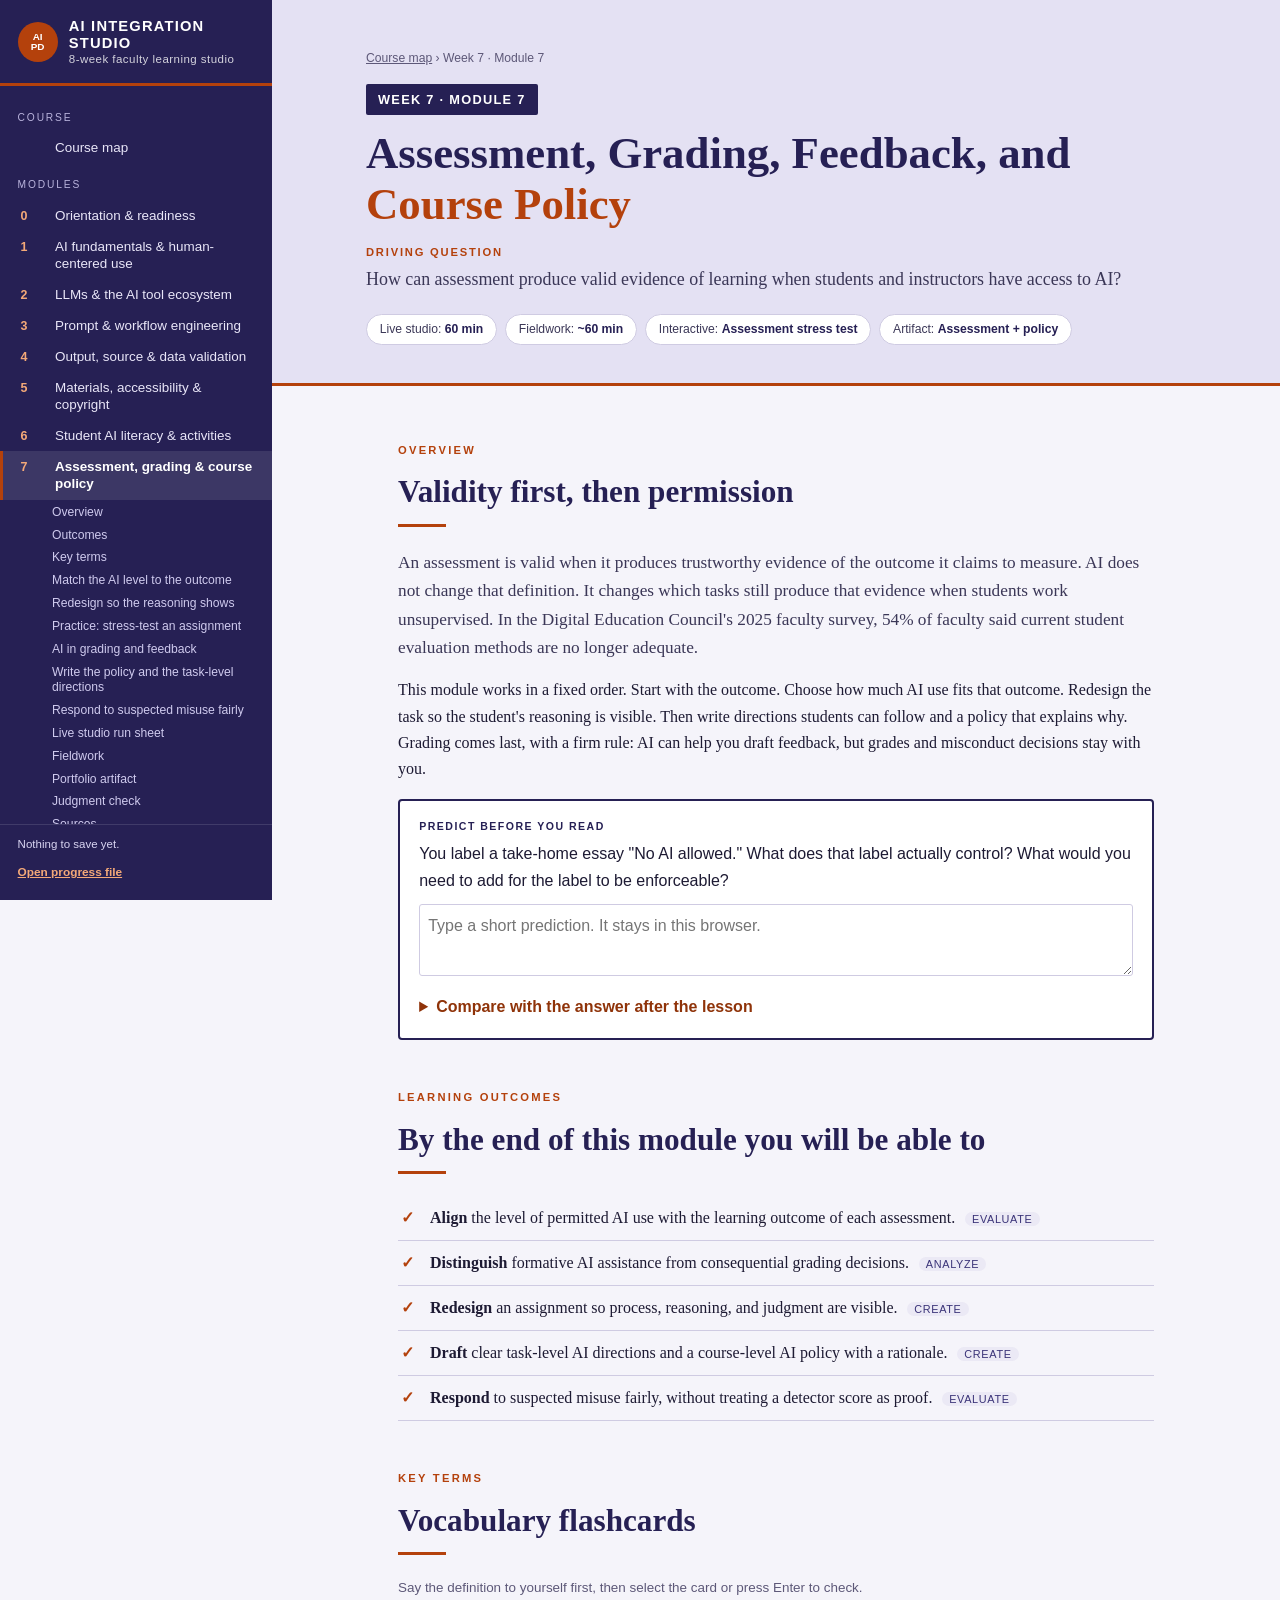
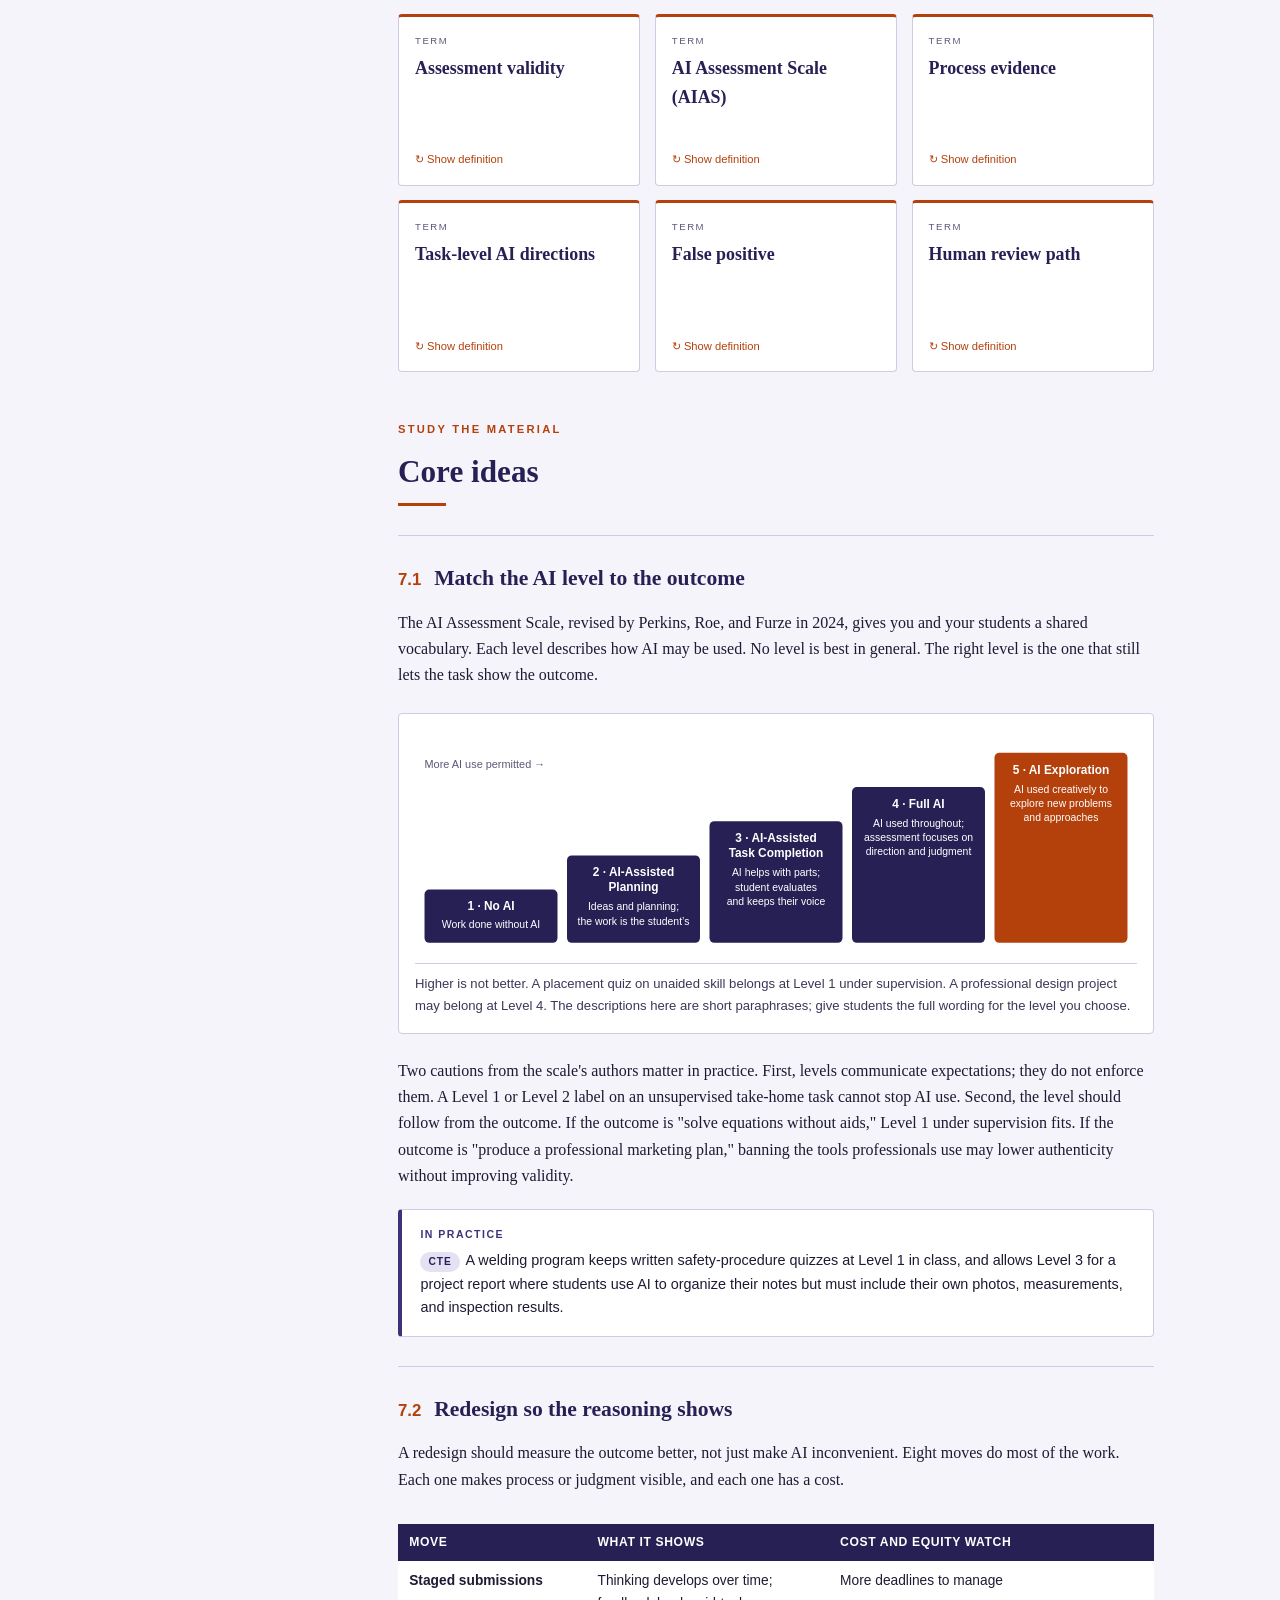
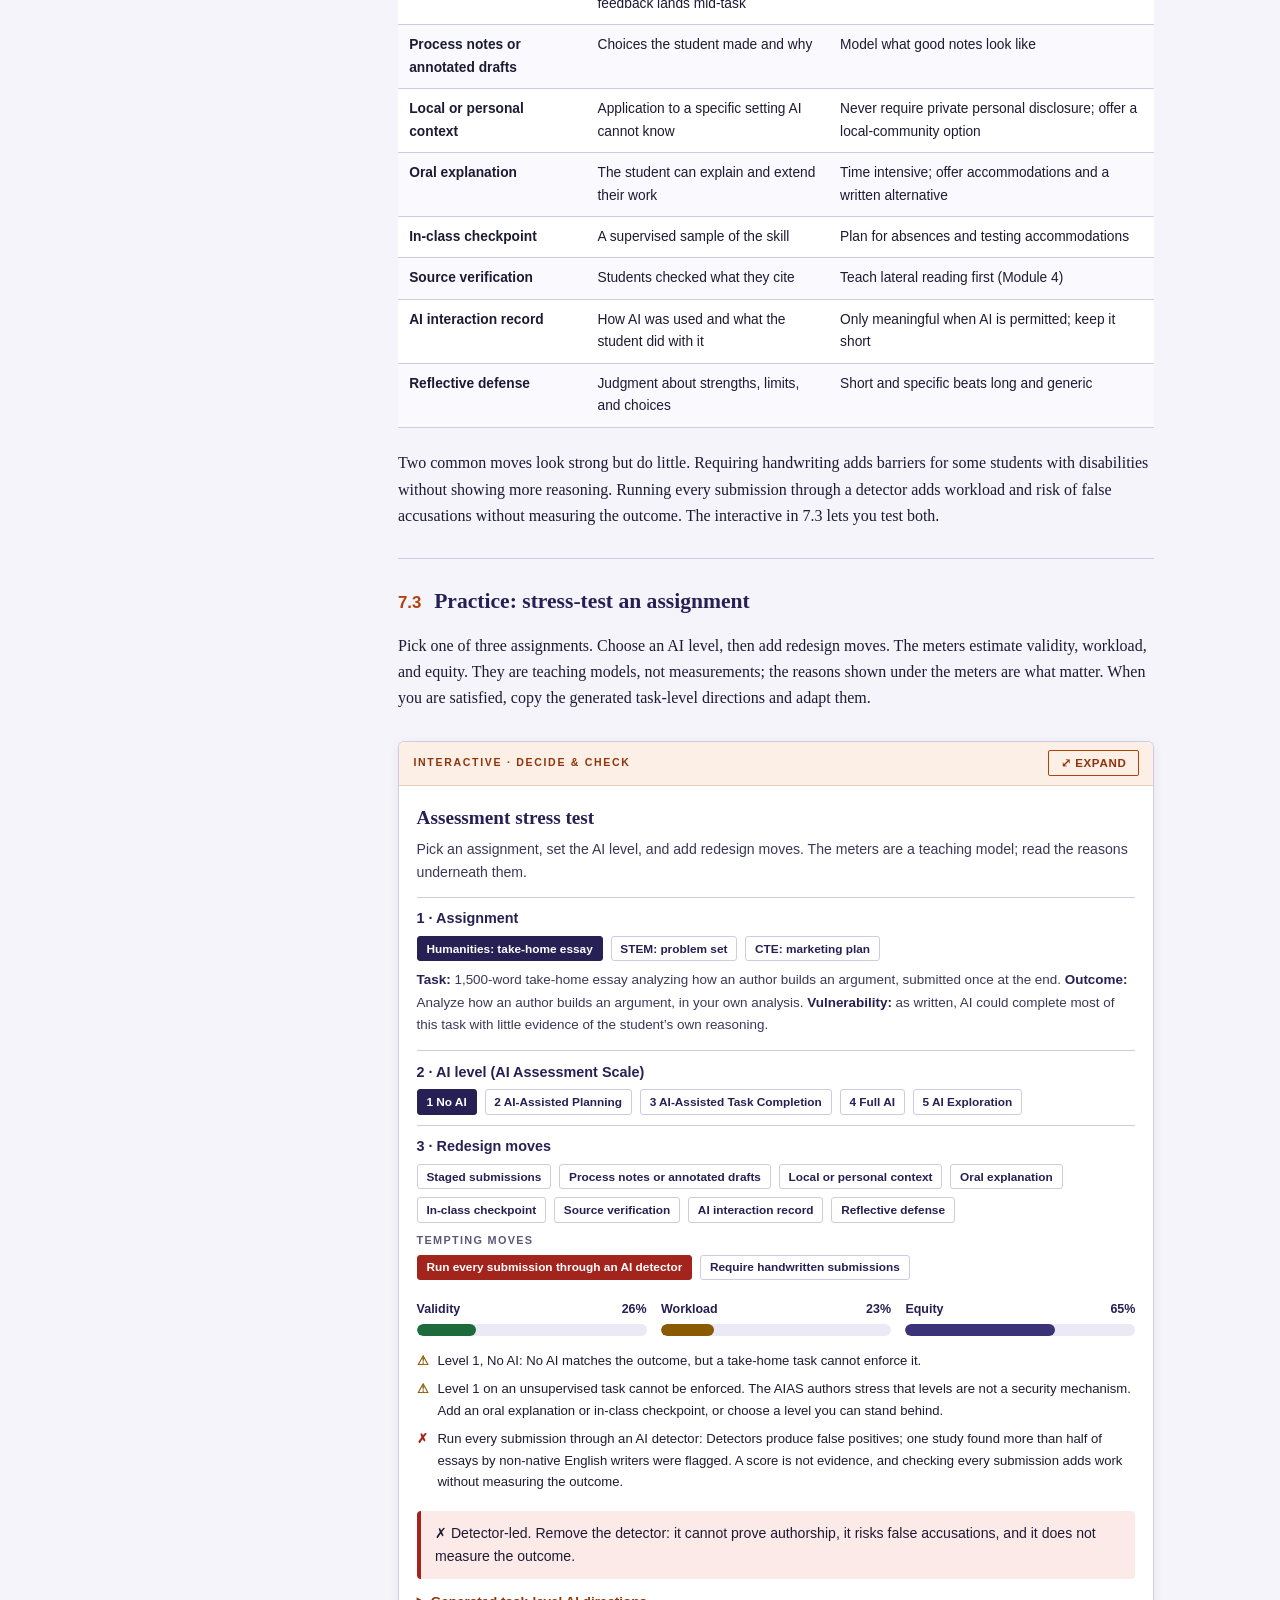
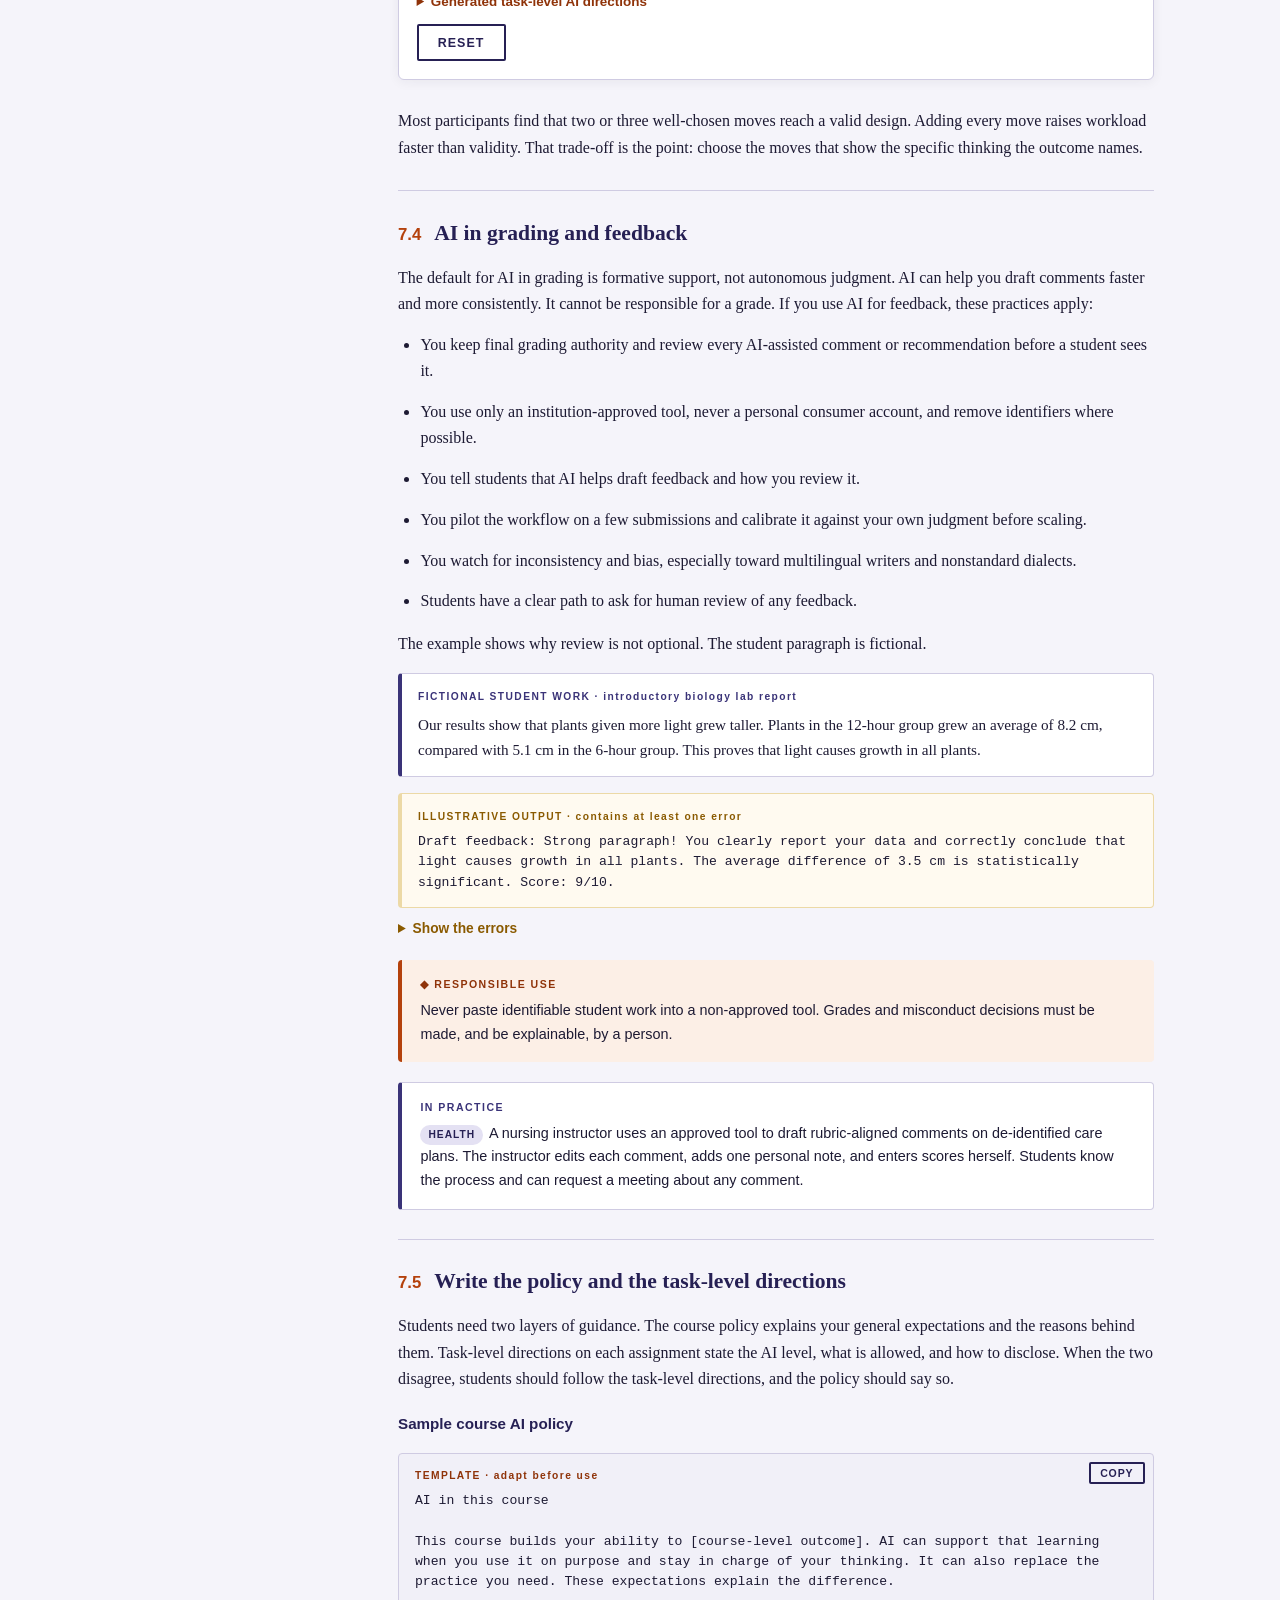
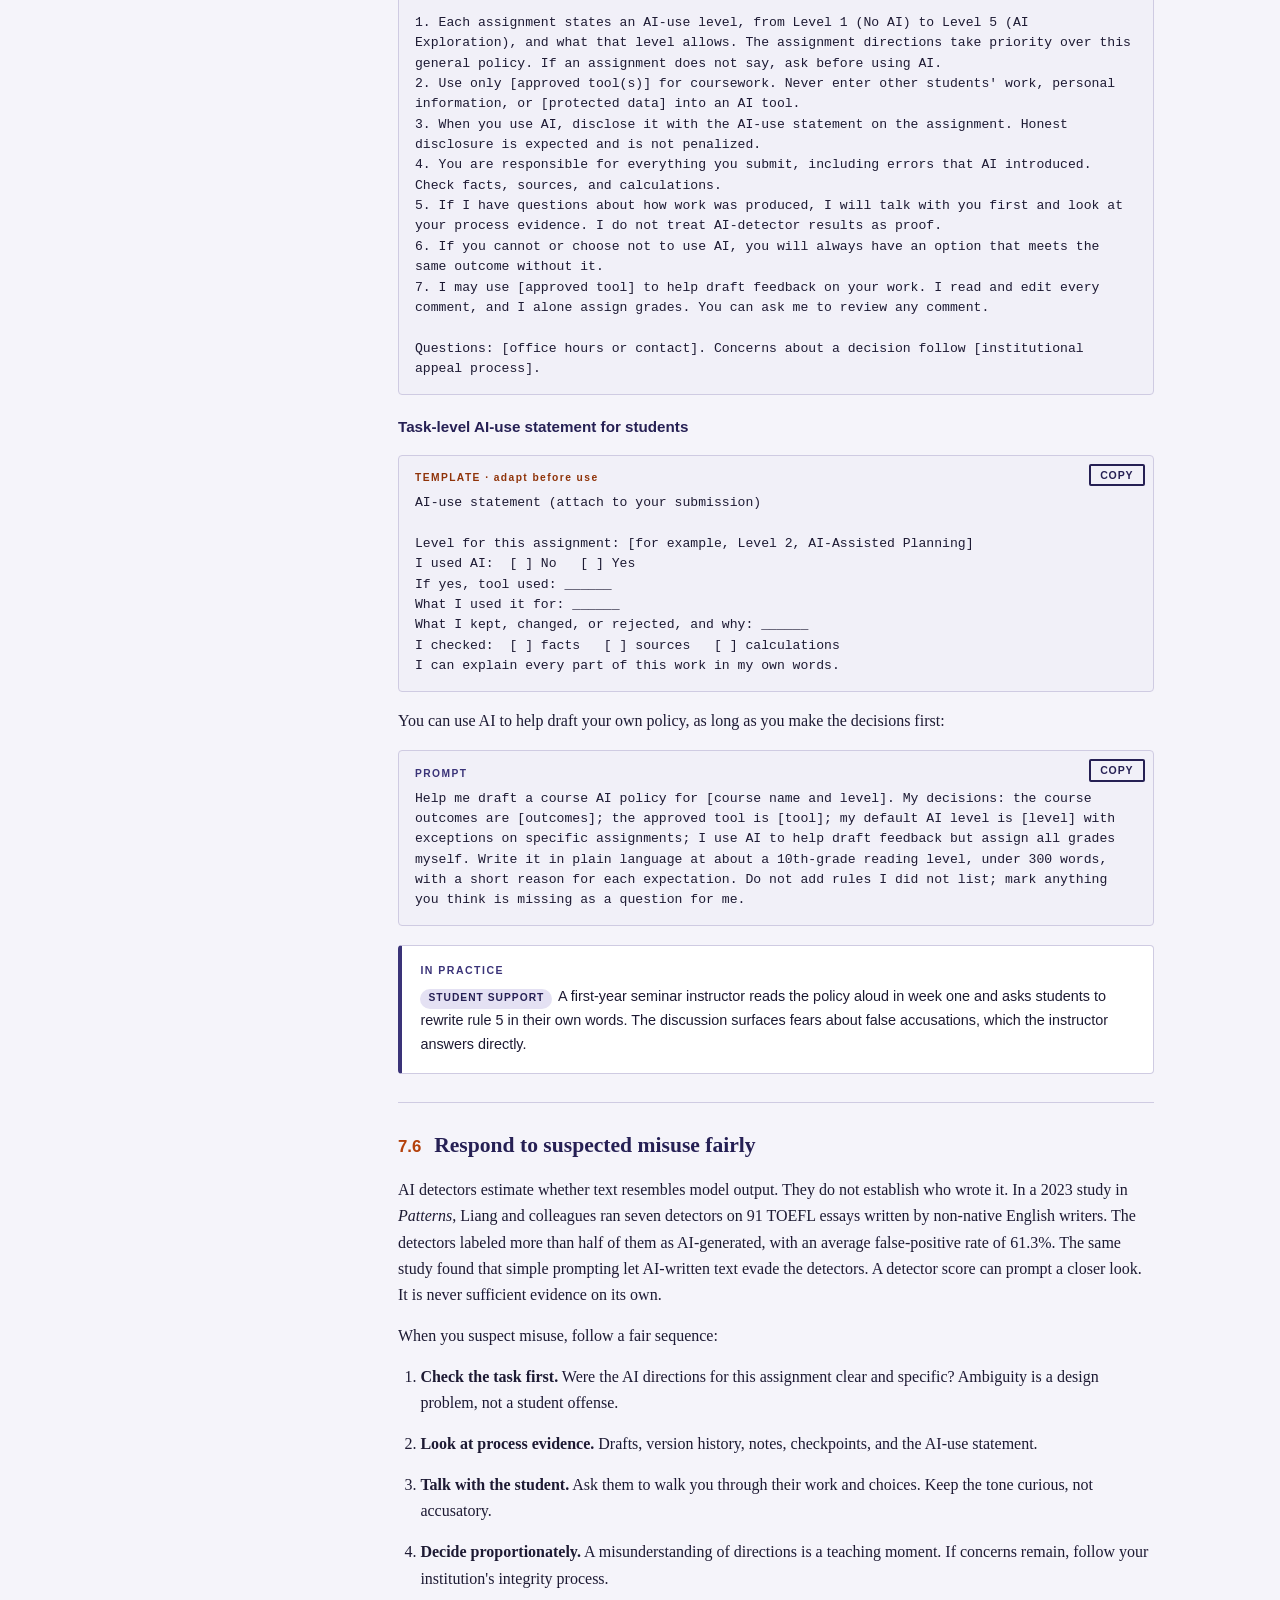
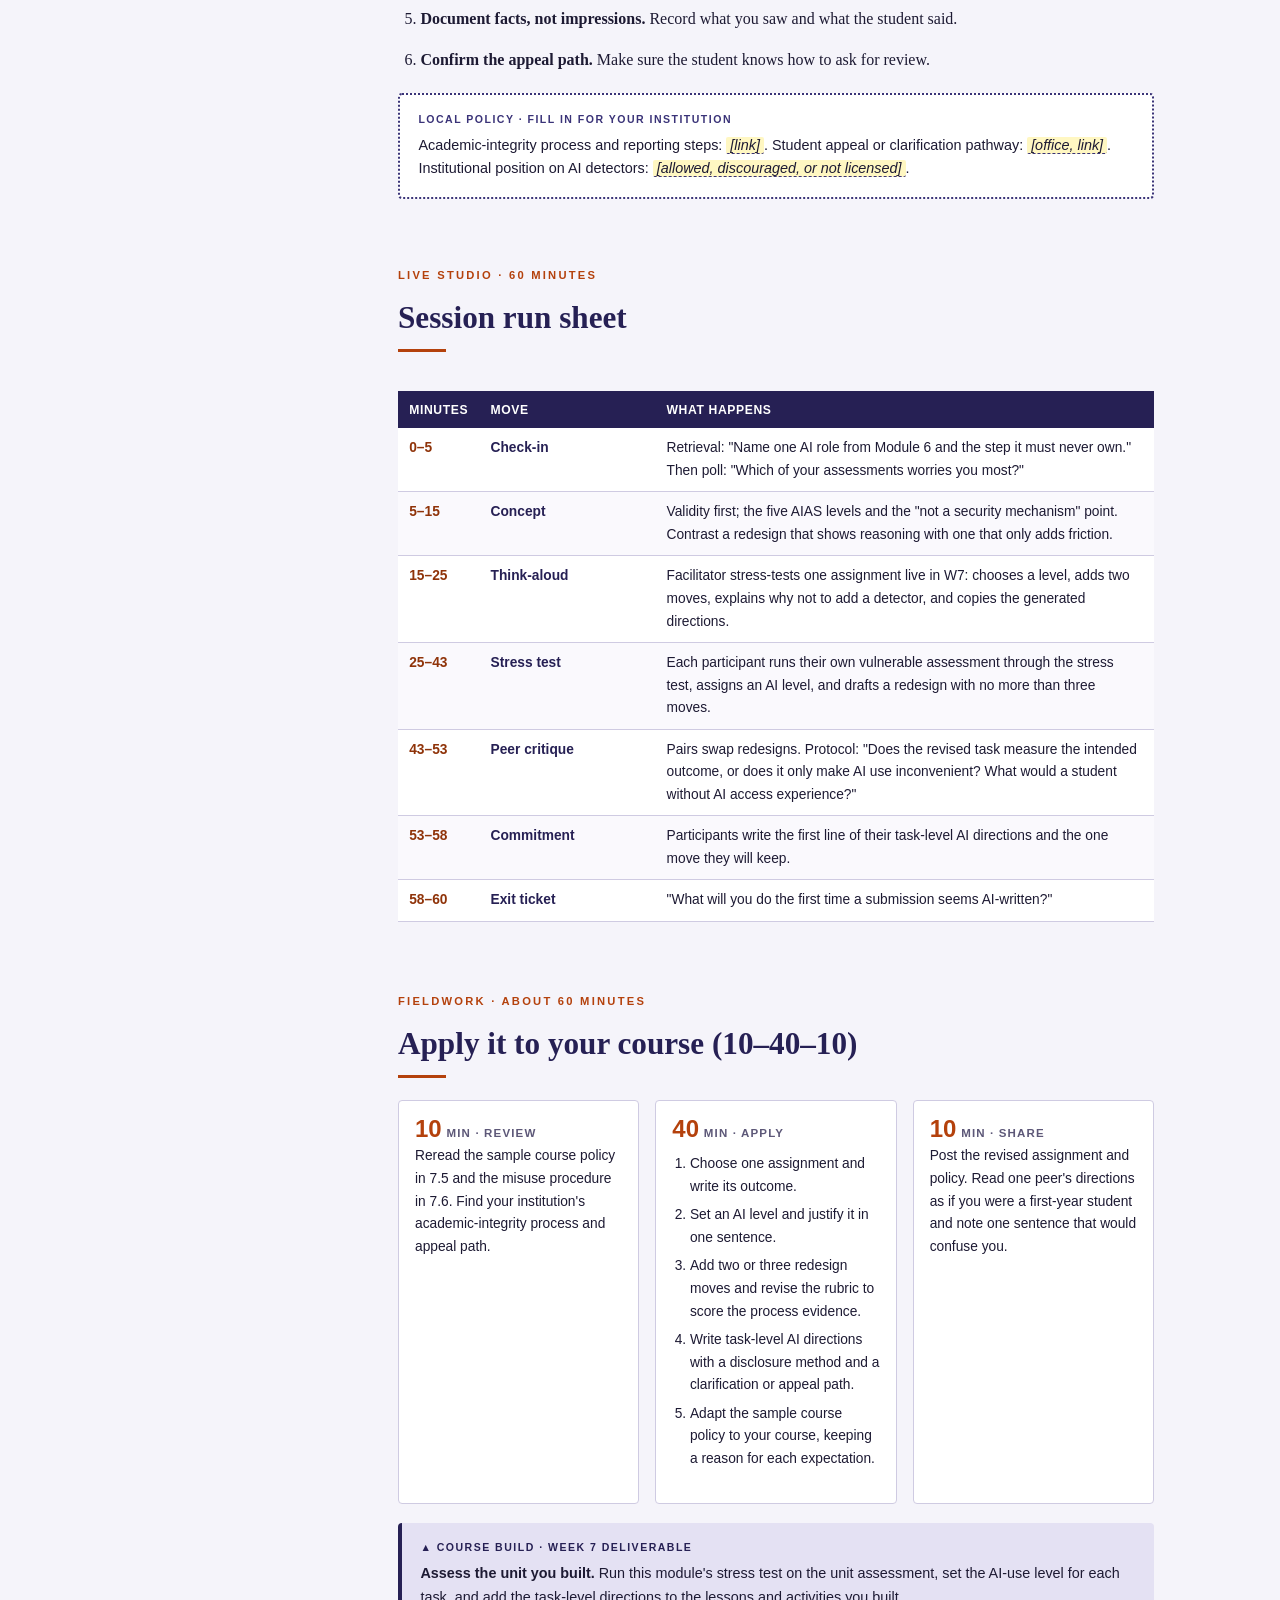
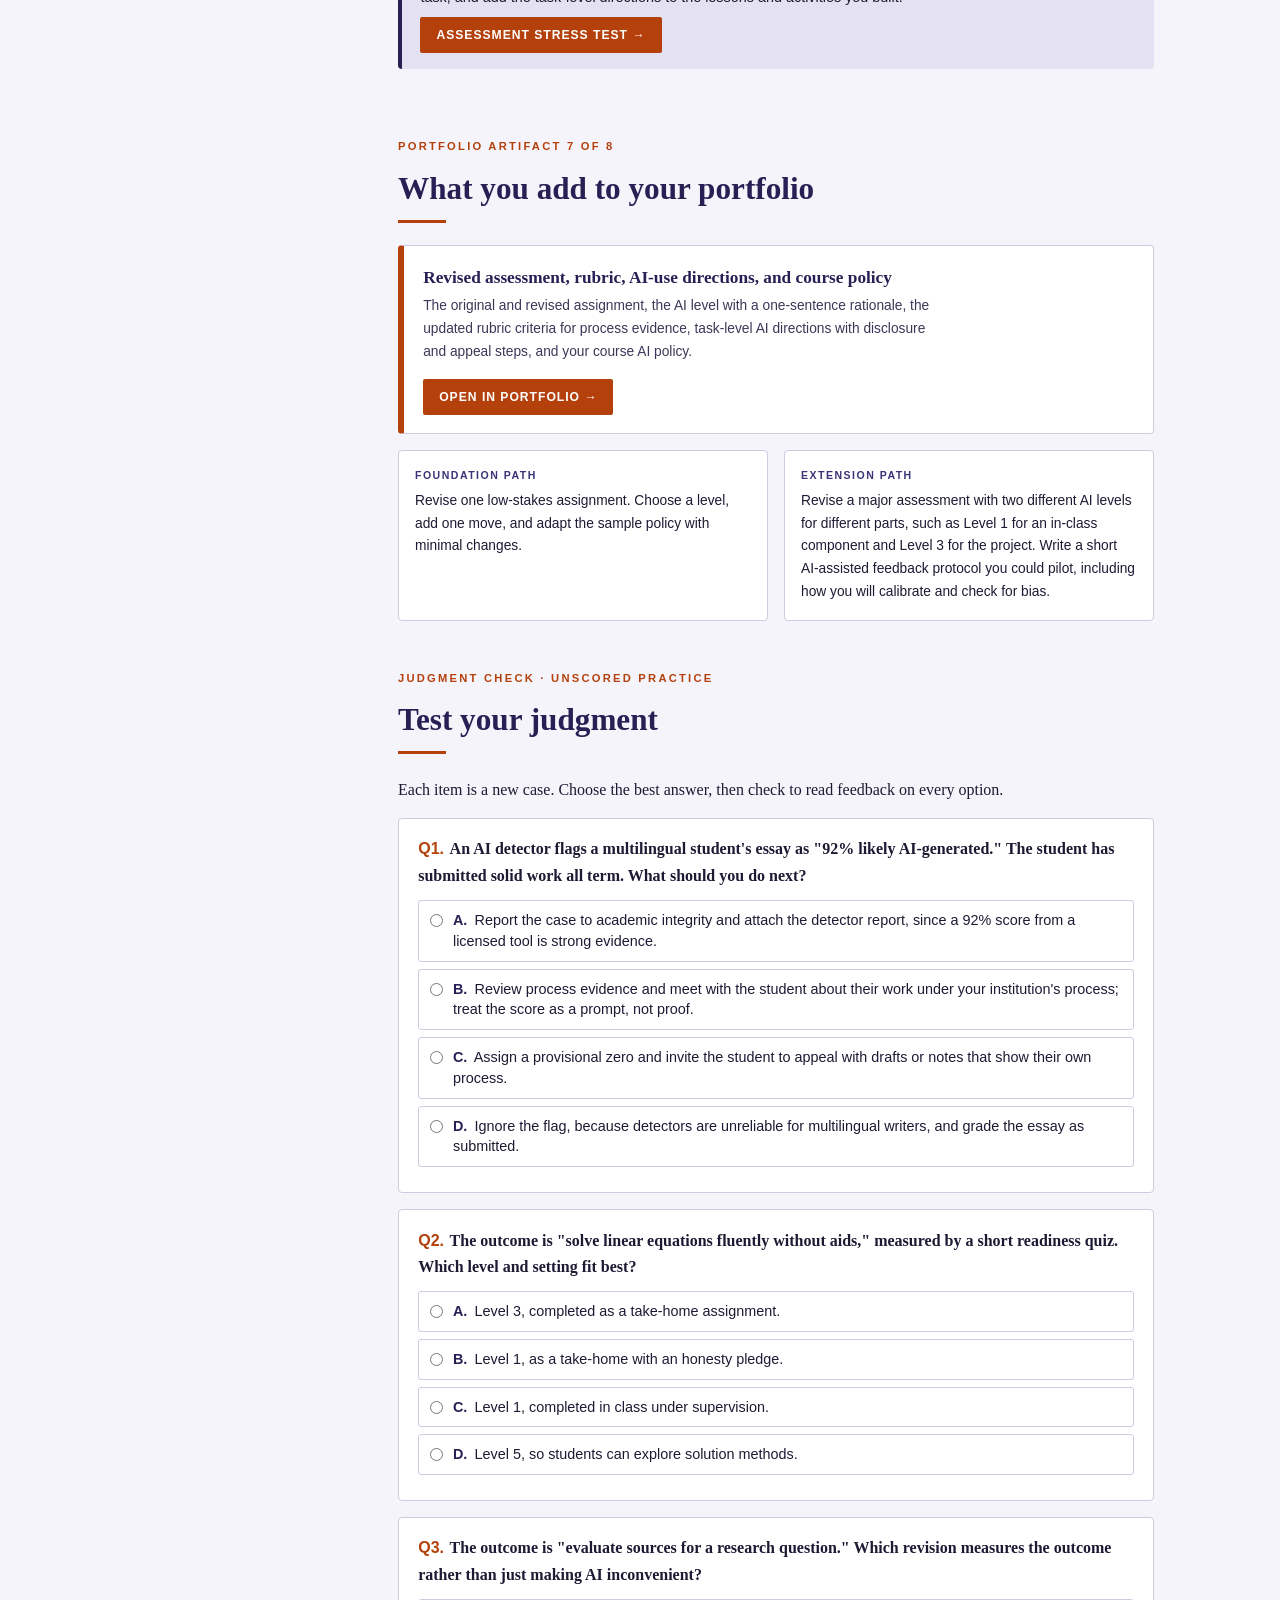
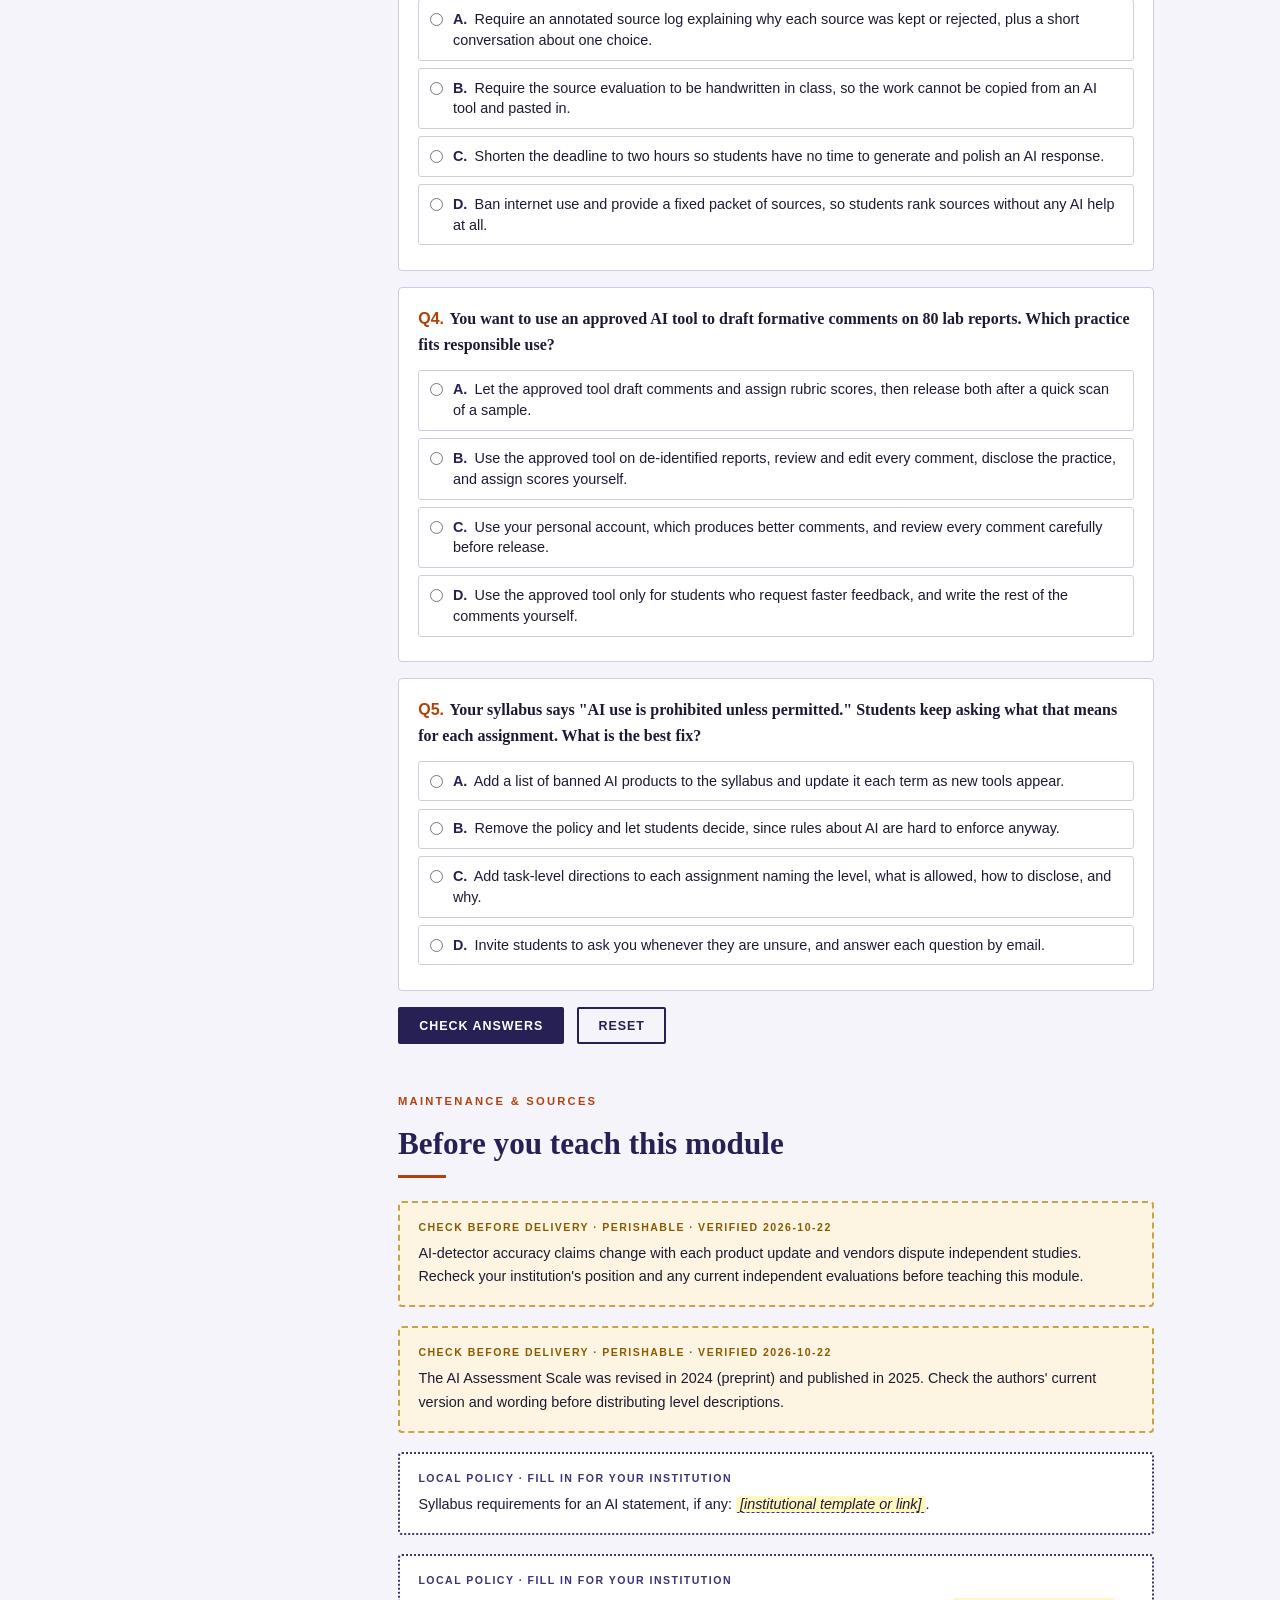
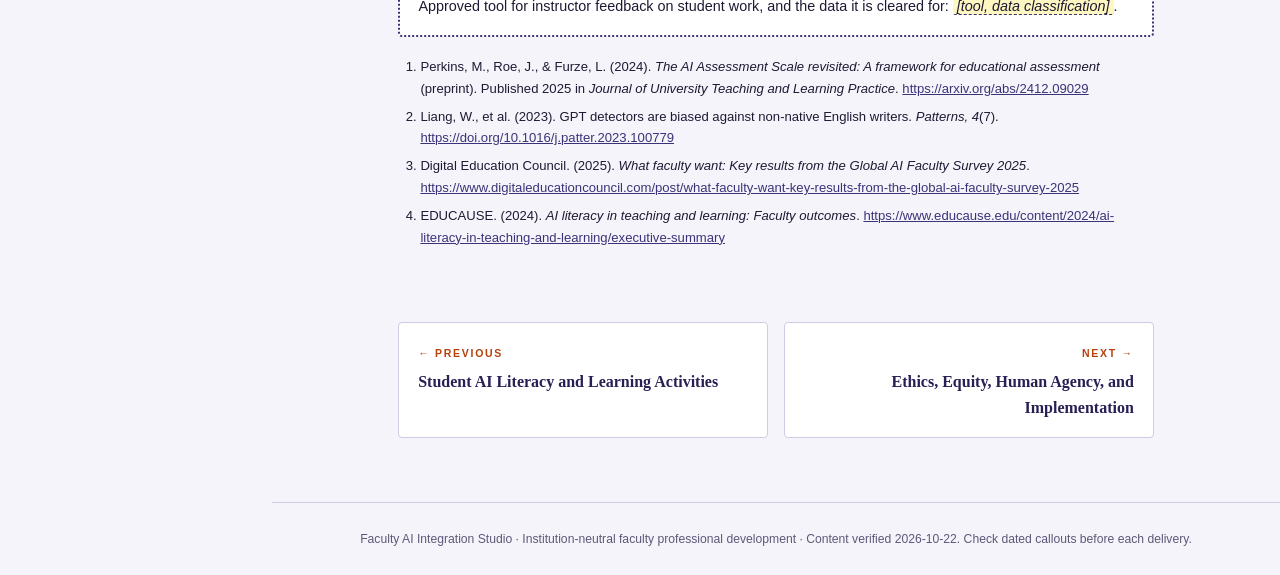
<file: lesson07.html>
<!DOCTYPE html>
<html lang="en">
<head>
<meta charset="UTF-8">
<meta name="viewport" content="width=device-width, initial-scale=1.0">
<title>Module 7: Assessment, Grading, Feedback, and Course Policy | Faculty AI Integration Studio</title>
<meta name="description" content="How can assessment produce valid evidence of learning when students and instructors have access to AI?">
<link rel="stylesheet" href="fai.css">
<style>.prompt.w7-tpl::before { content: 'TEMPLATE \00B7  adapt before use'; color: var(--accent-dark); }
.w7-sec { border-top: 1px solid var(--border); padding: .6rem 0; }
.w7-h { font-weight: 700; color: var(--ink); margin-bottom: .45rem; }
.w7-sub { font-size: .68rem; letter-spacing: .12em; text-transform: uppercase; font-weight: 700; color: var(--muted); margin: .55rem 0 .35rem; }
.w7-desc { font-size: .84rem; color: var(--text-2); margin-top: .5rem; }
.w7-desc b { color: var(--ink); }
.w7-sec .ch { font-size: .74rem !important; padding: .3rem .55rem !important; }
.w7-sec .ch.trap[aria-pressed="true"] { background: var(--wrong); border-color: var(--wrong); }
.w7-meters { display: grid; grid-template-columns: repeat(3, minmax(0,1fr)); gap: .9rem; margin-top: .6rem; }
.w7-ml { display: flex; justify-content: space-between; font-size: .78rem; font-weight: 700; color: var(--ink); margin-bottom: .25rem; }
#w7-v { background: var(--correct); } #w7-w { background: var(--caution); } #w7-e { background: var(--ink-mid); }
.w7-notes { list-style: none; margin: .7rem 0 0 !important; padding: 0 !important; font-size: .82rem; }
.w7-notes li { padding: .2rem 0 .2rem 1.3rem; position: relative; }
.w7-notes li span.i { position: absolute; left: 0; font-weight: 700; }
.w7-stmt { margin-top: .7rem; font-size: .84rem; }
.w7-stmt summary { cursor: pointer; font-weight: 700; color: var(--accent-dark); }
.w7-stmt pre { font-family: var(--mono); font-size: .78rem; white-space: pre-wrap; background: #f1f0f8; border: 1px solid var(--border); border-radius: 4px; padding: .7rem .8rem; margin: .5rem 0; }
@media (max-width: 640px) { .w7-meters { grid-template-columns: 1fr; } }
.w7-student { font-family: var(--serif); font-size: .95rem; background: var(--card); border: 1px solid var(--border); border-left: 4px solid var(--ink-mid); border-radius: 4px; padding: .9rem 1rem; margin: 1rem 0; }
.w7-student::before { content: 'FICTIONAL STUDENT WORK \00B7  introductory biology lab report'; display: block; font-family: var(--sans); font-size: .64rem; letter-spacing: .14em; font-weight: 700; color: var(--ink-mid); margin-bottom: .4rem; }
</style>
</head>
<body>
<a class="skip" href="#main">Skip to content</a>
<button class="menu-btn" type="button" aria-expanded="false" aria-label="Open course menu">☰ Menu</button>
<nav class="side" aria-label="Course navigation"><a class="side-brand" href="index.html"><span class="side-seal">AI<br>PD</span><span class="side-title">AI Integration Studio<small>8-week faculty learning studio</small></span></a><nav aria-label="Pages"><ul></ul><div class="side-group">Course</div><ul><li><a class="nl" href="index.html"><span class="nn"></span><span>Course map</span></a></li></ul><div class="side-group">Modules</div><ul><li><a class="nl" href="lesson00.html"><span class="nn">0</span><span>Orientation & readiness</span></a></li><li><a class="nl" href="lesson01.html"><span class="nn">1</span><span>AI fundamentals & human-centered use</span></a></li><li><a class="nl" href="lesson02.html"><span class="nn">2</span><span>LLMs & the AI tool ecosystem</span></a></li><li><a class="nl" href="lesson03.html"><span class="nn">3</span><span>Prompt & workflow engineering</span></a></li><li><a class="nl" href="lesson04.html"><span class="nn">4</span><span>Output, source & data validation</span></a></li><li><a class="nl" href="lesson05.html"><span class="nn">5</span><span>Materials, accessibility & copyright</span></a></li><li><a class="nl" href="lesson06.html"><span class="nn">6</span><span>Student AI literacy & activities</span></a></li><li><a class="nl" href="lesson07.html" aria-current="page"><span class="nn">7</span><span>Assessment, grading & course policy</span></a><div class="toc"><a href="#overview">Overview</a><a href="#outcomes">Outcomes</a><a href="#terms">Key terms</a><a href="#s1">Match the AI level to the outcome</a><a href="#s2">Redesign so the reasoning shows</a><a href="#s3">Practice: stress-test an assignment</a><a href="#s4">AI in grading and feedback</a><a href="#s5">Write the policy and the task-level directions</a><a href="#s6">Respond to suspected misuse fairly</a><a href="#studio">Live studio run sheet</a><a href="#fieldwork">Fieldwork</a><a href="#artifact">Portfolio artifact</a><a href="#check">Judgment check</a><a href="#sources">Sources</a></div></li><li><a class="nl" href="lesson08.html"><span class="nn">8</span><span>Ethics, equity & implementation</span></a></li></ul><div class="side-group">Toolkit</div><ul><li><a class="nl" href="builders.html"><span class="nn">B</span><span>Course Build Studio</span></a></li><li><a class="nl" href="portfolio.html"><span class="nn">★</span><span>AI Integration Portfolio</span></a></li><li><a class="nl" href="facilitator.html"><span class="nn">F</span><span>Facilitator guide</span></a></li><li><a class="nl" href="resources.html"><span class="nn">R</span><span>Resource kit & sources</span></a></li></ul></nav><div class="side-prog" data-prog-box role="status"><span class="sp-status"></span><button type="button" class="sp-link" data-prog="open">Open progress file</button><input type="file" accept=".json,application/json" class="sr" data-prog-input tabindex="-1" aria-hidden="true"></div></nav>
<div class="page">
<header class="lesson-hero"><div class="lesson-hero-inner">
<p class="crumb"><a href="index.html">Course map</a> &rsaquo; <span>Week 7 · Module 7</span></p>
<span class="badge-lg">Week 7 · Module 7</span>
<h1>Assessment, Grading, Feedback, and <span>Course Policy</span></h1>
<p class="lede"><span class="dq">Driving question</span>How can assessment produce valid evidence of learning when students and instructors have access to AI?</p>
<div class="chips"><span class="chip">Live studio: <strong>60 min</strong></span><span class="chip">Fieldwork: <strong>~60 min</strong></span><span class="chip">Interactive: <strong>Assessment stress test</strong></span><span class="chip">Artifact: <strong>Assessment + policy</strong></span></div></div></header>
<main class="wrap" id="main">
<section class="block" id="overview"><p class="eyebrow">Overview</p><h2 class="h2">Validity first, then permission</h2><div class="rule"></div><p class="lead">An assessment is valid when it produces trustworthy evidence of the outcome it claims to measure. AI does not change that definition. It changes which tasks still produce that evidence when students work unsupervised. In the Digital Education Council's 2025 faculty survey, 54% of faculty said current student evaluation methods are no longer adequate.</p>
<p>This module works in a fixed order. Start with the outcome. Choose how much AI use fits that outcome. Redesign the task so the student's reasoning is visible. Then write directions students can follow and a policy that explains why. Grading comes last, with a firm rule: AI can help you draft feedback, but grades and misconduct decisions stay with you.</p>
<div class="predict"><b class="lbl">Predict before you read</b><p>You label a take-home essay "No AI allowed." What does that label actually control? What would you need to add for the label to be enforceable?</p><label class="sr" for="pred">Your prediction</label><textarea id="pred" placeholder="Type a short prediction. It stays in this browser."></textarea><details><summary>Compare with the answer after the lesson</summary><p>On its own, the label controls very little. It states an expectation, which matters, but an unsupervised task cannot prevent AI use and detectors cannot reliably prove it. The authors of the AI Assessment Scale make the same point: the levels are a way to communicate expectations, not a security mechanism. To make "No AI" meaningful you need supervision, such as an in-class component or an oral check, or you need to choose a level you can stand behind and redesign the task so the evidence of learning survives.</p></details></div>
</section>
<section class="block" id="outcomes"><p class="eyebrow">Learning outcomes</p><h2 class="h2">By the end of this module you will be able to</h2><div class="rule"></div><ul class="objectives"><li><strong>Align</strong> the level of permitted AI use with the learning outcome of each assessment. <em class="bloom">Evaluate</em></li><li><strong>Distinguish</strong> formative AI assistance from consequential grading decisions. <em class="bloom">Analyze</em></li><li><strong>Redesign</strong> an assignment so process, reasoning, and judgment are visible. <em class="bloom">Create</em></li><li><strong>Draft</strong> clear task-level AI directions and a course-level AI policy with a rationale. <em class="bloom">Create</em></li><li><strong>Respond</strong> to suspected misuse fairly, without treating a detector score as proof. <em class="bloom">Evaluate</em></li></ul></section>
<section class="block" id="terms"><p class="eyebrow">Key terms</p><h2 class="h2">Vocabulary flashcards</h2><div class="rule"></div><p class="flip-hint-top">Say the definition to yourself first, then select the card or press Enter to check.</p><div class="vocab-grid"><button type="button" class="flip-card" aria-pressed="false"><div class="flip-inner"><div class="flip-face flip-front"><span class="vlabel">Term</span><div class="vterm">Assessment validity</div><span class="fhint">↻ Show definition</span></div><div class="flip-face flip-back"><span class="vlabel">Definition</span><div class="vdef">The degree to which an assessment produces trustworthy evidence of the specific outcome it claims to measure.</div></div></div></button><button type="button" class="flip-card" aria-pressed="false"><div class="flip-inner"><div class="flip-face flip-front"><span class="vlabel">Term</span><div class="vterm">AI Assessment Scale (AIAS)</div><span class="fhint">↻ Show definition</span></div><div class="flip-face flip-back"><span class="vlabel">Definition</span><div class="vdef">A five-level framework by Perkins, Roe, and Furze for communicating how much AI use an assessment permits, from No AI to AI Exploration.</div></div></div></button><button type="button" class="flip-card" aria-pressed="false"><div class="flip-inner"><div class="flip-face flip-front"><span class="vlabel">Term</span><div class="vterm">Process evidence</div><span class="fhint">↻ Show definition</span></div><div class="flip-face flip-back"><span class="vlabel">Definition</span><div class="vdef">Work that shows how a product was made, such as staged drafts, notes, checkpoints, or an oral explanation.</div></div></div></button><button type="button" class="flip-card" aria-pressed="false"><div class="flip-inner"><div class="flip-face flip-front"><span class="vlabel">Term</span><div class="vterm">Task-level AI directions</div><span class="fhint">↻ Show definition</span></div><div class="flip-face flip-back"><span class="vlabel">Definition</span><div class="vdef">Instructions on a specific assignment that state the permitted AI level, what is allowed, how to disclose, and why.</div></div></div></button><button type="button" class="flip-card" aria-pressed="false"><div class="flip-inner"><div class="flip-face flip-front"><span class="vlabel">Term</span><div class="vterm">False positive</div><span class="fhint">↻ Show definition</span></div><div class="flip-face flip-back"><span class="vlabel">Definition</span><div class="vdef">A detector result that labels human-written work as AI-generated.</div></div></div></button><button type="button" class="flip-card" aria-pressed="false"><div class="flip-inner"><div class="flip-face flip-front"><span class="vlabel">Term</span><div class="vterm">Human review path</div><span class="fhint">↻ Show definition</span></div><div class="flip-face flip-back"><span class="vlabel">Definition</span><div class="vdef">A clear way for a student to ask a person to review any AI-assisted feedback or decision about their work.</div></div></div></button></div></section>
<section class="block"><p class="eyebrow">Study the material</p><h2 class="h2">Core ideas</h2><div class="rule"></div>
<div class="cs" id="s1"><div class="cs-head"><span class="cs-num">7.1</span><h3>Match the AI level to the outcome</h3></div>
<p>The AI Assessment Scale, revised by Perkins, Roe, and Furze in 2024, gives you and your students a shared vocabulary. Each level describes how AI may be used. No level is best in general. The right level is the one that still lets the task show the outcome.</p>
<figure class="fig"><svg viewBox="0 0 760 236" role="img" aria-label="AI Assessment Scale as a five-step ladder rising left to right: Level 1 No AI, Level 2 AI-Assisted Planning, Level 3 AI-Assisted Task Completion, Level 4 Full AI, Level 5 AI Exploration.">
<g font-size="11" text-anchor="middle">
<rect x="10" y="168" width="140" height="56" rx="5" class="dg-box"/><text x="80" y="190" class="dg-inv" font-weight="700" font-size="12.5">1 · No AI</text><text x="80" y="208" class="dg-inv">Work done without AI</text>
<rect x="160" y="132" width="140" height="92" rx="5" class="dg-box"/><text x="230" y="154" class="dg-inv" font-weight="700" font-size="12.5">2 · AI-Assisted</text><text x="230" y="170" class="dg-inv" font-weight="700" font-size="12.5">Planning</text><text x="230" y="190" class="dg-inv">Ideas and planning;</text><text x="230" y="205" class="dg-inv">the work is the student’s</text>
<rect x="310" y="96" width="140" height="128" rx="5" class="dg-box"/><text x="380" y="118" class="dg-inv" font-weight="700" font-size="12.5">3 · AI-Assisted</text><text x="380" y="134" class="dg-inv" font-weight="700" font-size="12.5">Task Completion</text><text x="380" y="154" class="dg-inv">AI helps with parts;</text><text x="380" y="169" class="dg-inv">student evaluates</text><text x="380" y="184" class="dg-inv">and keeps their voice</text>
<rect x="460" y="60" width="140" height="164" rx="5" class="dg-box"/><text x="530" y="82" class="dg-inv" font-weight="700" font-size="12.5">4 · Full AI</text><text x="530" y="102" class="dg-inv">AI used throughout;</text><text x="530" y="117" class="dg-inv">assessment focuses on</text><text x="530" y="132" class="dg-inv">direction and judgment</text>
<rect x="610" y="24" width="140" height="200" rx="5" class="dg-acc"/><text x="680" y="46" class="dg-inv" font-weight="700" font-size="12.5">5 · AI Exploration</text><text x="680" y="66" class="dg-inv">AI used creatively to</text><text x="680" y="81" class="dg-inv">explore new problems</text><text x="680" y="96" class="dg-inv">and approaches</text>
</g>
<text x="10" y="40" class="dg-m" font-size="11.5">More AI use permitted →</text>
</svg><figcaption>Higher is not better. A placement quiz on unaided skill belongs at Level 1 under supervision. A professional design project may belong at Level 4. The descriptions here are short paraphrases; give students the full wording for the level you choose.</figcaption></figure>
<p>Two cautions from the scale's authors matter in practice. First, levels communicate expectations; they do not enforce them. A Level 1 or Level 2 label on an unsupervised take-home task cannot stop AI use. Second, the level should follow from the outcome. If the outcome is "solve equations without aids," Level 1 under supervision fits. If the outcome is "produce a professional marketing plan," banning the tools professionals use may lower authenticity without improving validity.</p>
<div class="callout in-practice"><b class="lbl">In practice</b><p><span class="disc">CTE</span>A welding program keeps written safety-procedure quizzes at Level 1 in class, and allows Level 3 for a project report where students use AI to organize their notes but must include their own photos, measurements, and inspection results.</p></div></div>
<div class="cs" id="s2"><div class="cs-head"><span class="cs-num">7.2</span><h3>Redesign so the reasoning shows</h3></div>
<p>A redesign should measure the outcome better, not just make AI inconvenient. Eight moves do most of the work. Each one makes process or judgment visible, and each one has a cost.</p>
<div class="tscroll"><table class="t"><thead><tr><th>Move</th><th>What it shows</th><th>Cost and equity watch</th></tr></thead><tbody>
<tr><td><b>Staged submissions</b></td><td>Thinking develops over time; feedback lands mid-task</td><td>More deadlines to manage</td></tr>
<tr><td><b>Process notes or annotated drafts</b></td><td>Choices the student made and why</td><td>Model what good notes look like</td></tr>
<tr><td><b>Local or personal context</b></td><td>Application to a specific setting AI cannot know</td><td>Never require private personal disclosure; offer a local-community option</td></tr>
<tr><td><b>Oral explanation</b></td><td>The student can explain and extend their work</td><td>Time intensive; offer accommodations and a written alternative</td></tr>
<tr><td><b>In-class checkpoint</b></td><td>A supervised sample of the skill</td><td>Plan for absences and testing accommodations</td></tr>
<tr><td><b>Source verification</b></td><td>Students checked what they cite</td><td>Teach lateral reading first (Module 4)</td></tr>
<tr><td><b>AI interaction record</b></td><td>How AI was used and what the student did with it</td><td>Only meaningful when AI is permitted; keep it short</td></tr>
<tr><td><b>Reflective defense</b></td><td>Judgment about strengths, limits, and choices</td><td>Short and specific beats long and generic</td></tr>
</tbody></table></div>
<p>Two common moves look strong but do little. Requiring handwriting adds barriers for some students with disabilities without showing more reasoning. Running every submission through a detector adds workload and risk of false accusations without measuring the outcome. The interactive in 7.3 lets you test both.</p></div>
<div class="cs" id="s3"><div class="cs-head"><span class="cs-num">7.3</span><h3>Practice: stress-test an assignment</h3></div>
<p>Pick one of three assignments. Choose an AI level, then add redesign moves. The meters estimate validity, workload, and equity. They are teaching models, not measurements; the reasons shown under the meters are what matter. When you are satisfied, copy the generated task-level directions and adapt them.</p>
<div class="iw" id="w7"><div class="iw-top"><span class="iw-eyebrow">Interactive · decide &amp; check</span><button type="button" class="iw-exp" aria-label="Expand interactive">⤢ Expand</button></div><div class="iw-body"><p class="iw-title">Assessment stress test</p>
<p class="iw-intro">Pick an assignment, set the AI level, and add redesign moves. The meters are a teaching model; read the reasons underneath them.</p>
<div class="w7-sec"><p class="w7-h">1 · Assignment</p>
  <div class="iw-row" role="group" aria-label="Assignment">
    <button type="button" class="ch" data-pre="0" aria-pressed="true">Humanities: take-home essay</button>
    <button type="button" class="ch" data-pre="1" aria-pressed="false">STEM: problem set</button>
    <button type="button" class="ch" data-pre="2" aria-pressed="false">CTE: marketing plan</button>
  </div>
  <p class="w7-desc" id="w7-desc"></p>
</div>
<div class="w7-sec"><p class="w7-h">2 · AI level (AI Assessment Scale)</p>
  <div class="iw-row" role="group" aria-label="AI level">
    <button type="button" class="ch" data-lv="1" aria-pressed="false">1 No AI</button>
    <button type="button" class="ch" data-lv="2" aria-pressed="false">2 AI-Assisted Planning</button>
    <button type="button" class="ch" data-lv="3" aria-pressed="false">3 AI-Assisted Task Completion</button>
    <button type="button" class="ch" data-lv="4" aria-pressed="false">4 Full AI</button>
    <button type="button" class="ch" data-lv="5" aria-pressed="false">5 AI Exploration</button>
  </div>
</div>
<div class="w7-sec"><p class="w7-h">3 · Redesign moves</p>
  <div class="iw-row" role="group" aria-label="Redesign moves" id="w7-moves"></div>
  <p class="w7-sub">Tempting moves</p>
  <div class="iw-row" role="group" aria-label="Tempting moves" id="w7-traps"></div>
</div>
<div class="w7-meters">
  <div><span class="w7-ml">Validity <b id="w7-v-v"></b></span><div class="meter"><i id="w7-v"></i></div></div>
  <div><span class="w7-ml">Workload <b id="w7-w-v"></b></span><div class="meter"><i id="w7-w"></i></div></div>
  <div><span class="w7-ml">Equity <b id="w7-e-v"></b></span><div class="meter"><i id="w7-e"></i></div></div>
</div>
<ul class="w7-notes" id="w7-notes" aria-live="polite"></ul>
<div class="iw-result" id="w7-result" aria-live="polite"></div>
<details class="w7-stmt"><summary>Generated task-level AI directions</summary><pre id="w7-text"></pre><button type="button" class="btn sec" id="w7-copy">Copy directions</button></details>
<div class="iw-row" style="margin-top:.7rem"><button type="button" class="btn sec" id="w7-reset">Reset</button></div>
</div></div>
<p>Most participants find that two or three well-chosen moves reach a valid design. Adding every move raises workload faster than validity. That trade-off is the point: choose the moves that show the specific thinking the outcome names.</p></div>
<div class="cs" id="s4"><div class="cs-head"><span class="cs-num">7.4</span><h3>AI in grading and feedback</h3></div>
<p>The default for AI in grading is formative support, not autonomous judgment. AI can help you draft comments faster and more consistently. It cannot be responsible for a grade. If you use AI for feedback, these practices apply:</p>
<ul><li>You keep final grading authority and review every AI-assisted comment or recommendation before a student sees it.</li>
<li>You use only an institution-approved tool, never a personal consumer account, and remove identifiers where possible.</li>
<li>You tell students that AI helps draft feedback and how you review it.</li>
<li>You pilot the workflow on a few submissions and calibrate it against your own judgment before scaling.</li>
<li>You watch for inconsistency and bias, especially toward multilingual writers and nonstandard dialects.</li>
<li>Students have a clear path to ask for human review of any feedback.</li></ul>
<p>The example shows why review is not optional. The student paragraph is fictional.</p>
<div class="w7-student">Our results show that plants given more light grew taller. Plants in the 12-hour group grew an average of 8.2 cm, compared with 5.1 cm in the 6-hour group. This proves that light causes growth in all plants.</div>
<div class="output flawed">Draft feedback: Strong paragraph! You clearly report your data and correctly conclude that light causes growth in all plants. The average difference of 3.5 cm is statistically significant. Score: 9/10.</div>
<details class="flaw-reveal"><summary>Show the errors</summary><p>Four problems. The difference is 8.2 minus 5.1, which is 3.1 cm, not 3.5. Nothing in the paragraph supports "statistically significant," since no test is reported. The feedback praises the overgeneralization ("proves," "all plants") that the student most needs to fix. And it assigns a score, which is your decision, not the tool's. Useful feedback would name the clear data reporting, then ask the student what a single experiment with one species can and cannot show.</p></details>
<div class="callout guard"><b class="lbl">Responsible use</b><p>Never paste identifiable student work into a non-approved tool. Grades and misconduct decisions must be made, and be explainable, by a person.</p></div>
<div class="callout in-practice"><b class="lbl">In practice</b><p><span class="disc">Health</span>A nursing instructor uses an approved tool to draft rubric-aligned comments on de-identified care plans. The instructor edits each comment, adds one personal note, and enters scores herself. Students know the process and can request a meeting about any comment.</p></div></div>
<div class="cs" id="s5"><div class="cs-head"><span class="cs-num">7.5</span><h3>Write the policy and the task-level directions</h3></div>
<p>Students need two layers of guidance. The course policy explains your general expectations and the reasons behind them. Task-level directions on each assignment state the AI level, what is allowed, and how to disclose. When the two disagree, students should follow the task-level directions, and the policy should say so.</p>
<h4>Sample course AI policy</h4>
<div class="prompt w7-tpl" data-copy>AI in this course

This course builds your ability to [course-level outcome]. AI can support that learning when you use it on purpose and stay in charge of your thinking. It can also replace the practice you need. These expectations explain the difference.

1. Each assignment states an AI-use level, from Level 1 (No AI) to Level 5 (AI Exploration), and what that level allows. The assignment directions take priority over this general policy. If an assignment does not say, ask before using AI.
2. Use only [approved tool(s)] for coursework. Never enter other students' work, personal information, or [protected data] into an AI tool.
3. When you use AI, disclose it with the AI-use statement on the assignment. Honest disclosure is expected and is not penalized.
4. You are responsible for everything you submit, including errors that AI introduced. Check facts, sources, and calculations.
5. If I have questions about how work was produced, I will talk with you first and look at your process evidence. I do not treat AI-detector results as proof.
6. If you cannot or choose not to use AI, you will always have an option that meets the same outcome without it.
7. I may use [approved tool] to help draft feedback on your work. I read and edit every comment, and I alone assign grades. You can ask me to review any comment.

Questions: [office hours or contact]. Concerns about a decision follow [institutional appeal process].</div>
<h4>Task-level AI-use statement for students</h4>
<div class="prompt w7-tpl" data-copy>AI-use statement (attach to your submission)

Level for this assignment: [for example, Level 2, AI-Assisted Planning]
I used AI:  [ ] No   [ ] Yes
If yes, tool used: ______
What I used it for: ______
What I kept, changed, or rejected, and why: ______
I checked:  [ ] facts   [ ] sources   [ ] calculations
I can explain every part of this work in my own words.</div>
<p>You can use AI to help draft your own policy, as long as you make the decisions first:</p>
<div class="prompt" data-copy>Help me draft a course AI policy for [course name and level]. My decisions: the course outcomes are [outcomes]; the approved tool is [tool]; my default AI level is [level] with exceptions on specific assignments; I use AI to help draft feedback but assign all grades myself. Write it in plain language at about a 10th-grade reading level, under 300 words, with a short reason for each expectation. Do not add rules I did not list; mark anything you think is missing as a question for me.</div>
<div class="callout in-practice"><b class="lbl">In practice</b><p><span class="disc">Student support</span>A first-year seminar instructor reads the policy aloud in week one and asks students to rewrite rule 5 in their own words. The discussion surfaces fears about false accusations, which the instructor answers directly.</p></div></div>
<div class="cs" id="s6"><div class="cs-head"><span class="cs-num">7.6</span><h3>Respond to suspected misuse fairly</h3></div>
<p>AI detectors estimate whether text resembles model output. They do not establish who wrote it. In a 2023 study in <em>Patterns</em>, Liang and colleagues ran seven detectors on 91 TOEFL essays written by non-native English writers. The detectors labeled more than half of them as AI-generated, with an average false-positive rate of 61.3%. The same study found that simple prompting let AI-written text evade the detectors. A detector score can prompt a closer look. It is never sufficient evidence on its own.</p>
<p>When you suspect misuse, follow a fair sequence:</p>
<ol><li><strong>Check the task first.</strong> Were the AI directions for this assignment clear and specific? Ambiguity is a design problem, not a student offense.</li>
<li><strong>Look at process evidence.</strong> Drafts, version history, notes, checkpoints, and the AI-use statement.</li>
<li><strong>Talk with the student.</strong> Ask them to walk you through their work and choices. Keep the tone curious, not accusatory.</li>
<li><strong>Decide proportionately.</strong> A misunderstanding of directions is a teaching moment. If concerns remain, follow your institution's integrity process.</li>
<li><strong>Document facts, not impressions.</strong> Record what you saw and what the student said.</li>
<li><strong>Confirm the appeal path.</strong> Make sure the student knows how to ask for review.</li></ol>
<div class="callout local"><b class="lbl">Local policy · fill in for your institution</b><p>Academic-integrity process and reporting steps: <span class="fill" data-local="integrity">[link]</span>. Student appeal or clarification pathway: <span class="fill" data-local="appeal">[office, link]</span>. Institutional position on AI detectors: <span class="fill" data-local="detectors">[allowed, discouraged, or not licensed]</span>.</p></div></div>
</section>
<section class="block" id="studio"><p class="eyebrow">Live studio · 60 minutes</p><h2 class="h2">Session run sheet</h2><div class="rule"></div><div class="tscroll"><table class="t run"><thead><tr><th>Minutes</th><th>Move</th><th>What happens</th></tr></thead><tbody><tr><td>0–5</td><td>Check-in</td><td>Retrieval: "Name one AI role from Module 6 and the step it must never own." Then poll: "Which of your assessments worries you most?"</td></tr><tr><td>5–15</td><td>Concept</td><td>Validity first; the five AIAS levels and the "not a security mechanism" point. Contrast a redesign that shows reasoning with one that only adds friction.</td></tr><tr><td>15–25</td><td>Think-aloud</td><td>Facilitator stress-tests one assignment live in W7: chooses a level, adds two moves, explains why not to add a detector, and copies the generated directions.</td></tr><tr><td>25–43</td><td>Stress test</td><td>Each participant runs their own vulnerable assessment through the stress test, assigns an AI level, and drafts a redesign with no more than three moves.</td></tr><tr><td>43–53</td><td>Peer critique</td><td>Pairs swap redesigns. Protocol: "Does the revised task measure the intended outcome, or does it only make AI use inconvenient? What would a student without AI access experience?"</td></tr><tr><td>53–58</td><td>Commitment</td><td>Participants write the first line of their task-level AI directions and the one move they will keep.</td></tr><tr><td>58–60</td><td>Exit ticket</td><td>"What will you do the first time a submission seems AI-written?"</td></tr></tbody></table></div></section>
<section class="block" id="fieldwork"><p class="eyebrow">Fieldwork · about 60 minutes</p><h2 class="h2">Apply it to your course (10–40–10)</h2><div class="rule"></div><div class="field"><div><span class="min">10<small>min · review</small></span><p>Reread the sample course policy in 7.5 and the misuse procedure in 7.6. Find your institution's academic-integrity process and appeal path.</p></div><div><span class="min">40<small>min · apply</small></span><ol><li>Choose one assignment and write its outcome.</li><li>Set an AI level and justify it in one sentence.</li><li>Add two or three redesign moves and revise the rubric to score the process evidence.</li><li>Write task-level AI directions with a disclosure method and a clarification or appeal path.</li><li>Adapt the sample course policy to your course, keeping a reason for each expectation.</li></ol></div><div><span class="min">10<small>min · share</small></span><p>Post the revised assignment and policy. Read one peer's directions as if you were a first-year student and note one sentence that would confuse you.</p></div></div><div class="callout build"><b class="lbl">Course build · week 7 deliverable</b><p><strong>Assess the unit you built.</strong> Run this module's stress test on the unit assessment, set the AI-use level for each task, and add the task-level directions to the lessons and activities you built.</p><p><a class="go" href="lesson07.html#w7">Assessment stress test →</a></p></div></section>
<section class="block" id="artifact"><p class="eyebrow">Portfolio artifact 7 of 8</p><h2 class="h2">What you add to your portfolio</h2><div class="rule"></div><div class="artifact"><div><b>Revised assessment, rubric, AI-use directions, and course policy</b><p>The original and revised assignment, the AI level with a one-sentence rationale, the updated rubric criteria for process evidence, task-level AI directions with disclosure and appeal steps, and your course AI policy.</p></div><a class="go" href="portfolio.html#a7">Open in portfolio →</a></div>
<div class="paths"><div><b class="lbl">Foundation path</b><p>Revise one low-stakes assignment. Choose a level, add one move, and adapt the sample policy with minimal changes.</p></div><div><b class="lbl">Extension path</b><p>Revise a major assessment with two different AI levels for different parts, such as Level 1 for an in-class component and Level 3 for the project. Write a short AI-assisted feedback protocol you could pilot, including how you will calibrate and check for bias.</p></div></div>
</section>
<section class="block" id="check"><p class="eyebrow">Judgment check · unscored practice</p><h2 class="h2">Test your judgment</h2><div class="rule"></div><p>Each item is a new case. Choose the best answer, then check to read feedback on every option.</p><form id="quiz" onsubmit="return false"><div class="q" data-answer="B"><p class="q-stem"><span class="qn">Q1.</span>An AI detector flags a multilingual student's essay as "92% likely AI-generated." The student has submitted solid work all term. What should you do next?</p><fieldset class="options"><legend>Question 1 options</legend><label class="opt"><input type="radio" name="q1" value="A"><span><span class="opt-letter">A.</span> Report the case to academic integrity and attach the detector report, since a 92% score from a licensed tool is strong evidence.</span></label><label class="opt"><input type="radio" name="q1" value="B"><span><span class="opt-letter">B.</span> Review process evidence and meet with the student about their work under your institution's process; treat the score as a prompt, not proof.</span></label><label class="opt"><input type="radio" name="q1" value="C"><span><span class="opt-letter">C.</span> Assign a provisional zero and invite the student to appeal with drafts or notes that show their own process.</span></label><label class="opt"><input type="radio" name="q1" value="D"><span><span class="opt-letter">D.</span> Ignore the flag, because detectors are unreliable for multilingual writers, and grade the essay as submitted.</span></label></fieldset><div class="rationale"><b>Best answer: B.</b> Detectors have documented false positives, especially for non-native English writers. Process evidence and a conversation give you real information, and the institutional process protects both of you.<ul><li><b>A.</b> A detector score is not proof, and reporting on that basis risks a false accusation.</li><li><b>C.</b> Penalizing first reverses the burden of proof and is unfair if the flag is wrong.</li><li><b>D.</b> The score alone is not grounds for action, but ignoring it entirely skips a fair look at the process. If other evidence raises real concerns, you still follow the process.</li></ul></div></div><div class="q" data-answer="C"><p class="q-stem"><span class="qn">Q2.</span>The outcome is "solve linear equations fluently without aids," measured by a short readiness quiz. Which level and setting fit best?</p><fieldset class="options"><legend>Question 2 options</legend><label class="opt"><input type="radio" name="q2" value="A"><span><span class="opt-letter">A.</span> Level 3, completed as a take-home assignment.</span></label><label class="opt"><input type="radio" name="q2" value="B"><span><span class="opt-letter">B.</span> Level 1, as a take-home with an honesty pledge.</span></label><label class="opt"><input type="radio" name="q2" value="C"><span><span class="opt-letter">C.</span> Level 1, completed in class under supervision.</span></label><label class="opt"><input type="radio" name="q2" value="D"><span><span class="opt-letter">D.</span> Level 5, so students can explore solution methods.</span></label></fieldset><div class="rationale"><b>Best answer: C.</b> The outcome is unaided skill, so No AI fits, and supervision is what makes that level meaningful.<ul><li><b>A.</b> AI help on the task would measure assisted performance, not the unaided skill named in the outcome.</li><li><b>B.</b> A pledge states an expectation but cannot enforce Level 1 on an unsupervised task.</li><li><b>D.</b> Exploration suits advanced, open problems, not a fluency check.</li></ul></div></div><div class="q" data-answer="A"><p class="q-stem"><span class="qn">Q3.</span>The outcome is "evaluate sources for a research question." Which revision measures the outcome rather than just making AI inconvenient?</p><fieldset class="options"><legend>Question 3 options</legend><label class="opt"><input type="radio" name="q3" value="A"><span><span class="opt-letter">A.</span> Require an annotated source log explaining why each source was kept or rejected, plus a short conversation about one choice.</span></label><label class="opt"><input type="radio" name="q3" value="B"><span><span class="opt-letter">B.</span> Require the source evaluation to be handwritten in class, so the work cannot be copied from an AI tool and pasted in.</span></label><label class="opt"><input type="radio" name="q3" value="C"><span><span class="opt-letter">C.</span> Shorten the deadline to two hours so students have no time to generate and polish an AI response.</span></label><label class="opt"><input type="radio" name="q3" value="D"><span><span class="opt-letter">D.</span> Ban internet use and provide a fixed packet of sources, so students rank sources without any AI help at all.</span></label></fieldset><div class="rationale"><b>Best answer: A.</b> The log and conversation make the evaluation itself visible. They show the judgment the outcome names.<ul><li><b>B.</b> Handwriting adds barriers and does not show any more evaluation.</li><li><b>C.</b> A short deadline adds pressure, not evidence, and disadvantages students with jobs or caregiving duties.</li><li><b>D.</b> Ranking a supplied packet skips finding sources, which is part of evaluating them for a research question.</li></ul></div></div><div class="q" data-answer="B"><p class="q-stem"><span class="qn">Q4.</span>You want to use an approved AI tool to draft formative comments on 80 lab reports. Which practice fits responsible use?</p><fieldset class="options"><legend>Question 4 options</legend><label class="opt"><input type="radio" name="q4" value="A"><span><span class="opt-letter">A.</span> Let the approved tool draft comments and assign rubric scores, then release both after a quick scan of a sample.</span></label><label class="opt"><input type="radio" name="q4" value="B"><span><span class="opt-letter">B.</span> Use the approved tool on de-identified reports, review and edit every comment, disclose the practice, and assign scores yourself.</span></label><label class="opt"><input type="radio" name="q4" value="C"><span><span class="opt-letter">C.</span> Use your personal account, which produces better comments, and review every comment carefully before release.</span></label><label class="opt"><input type="radio" name="q4" value="D"><span><span class="opt-letter">D.</span> Use the approved tool only for students who request faster feedback, and write the rest of the comments yourself.</span></label></fieldset><div class="rationale"><b>Best answer: B.</b> This keeps grading authority human, protects student data, and is transparent. Reviewing every comment catches errors like those in the 7.4 example.<ul><li><b>A.</b> Autonomous scoring with a sample scan removes the instructor accountability that grading requires.</li><li><b>C.</b> Personal accounts are not approved for student records, however carefully you review.</li><li><b>D.</b> Uneven use creates inconsistent treatment and does not address review or disclosure.</li></ul></div></div><div class="q" data-answer="C"><p class="q-stem"><span class="qn">Q5.</span>Your syllabus says "AI use is prohibited unless permitted." Students keep asking what that means for each assignment. What is the best fix?</p><fieldset class="options"><legend>Question 5 options</legend><label class="opt"><input type="radio" name="q5" value="A"><span><span class="opt-letter">A.</span> Add a list of banned AI products to the syllabus and update it each term as new tools appear.</span></label><label class="opt"><input type="radio" name="q5" value="B"><span><span class="opt-letter">B.</span> Remove the policy and let students decide, since rules about AI are hard to enforce anyway.</span></label><label class="opt"><input type="radio" name="q5" value="C"><span><span class="opt-letter">C.</span> Add task-level directions to each assignment naming the level, what is allowed, how to disclose, and why.</span></label><label class="opt"><input type="radio" name="q5" value="D"><span><span class="opt-letter">D.</span> Invite students to ask you whenever they are unsure, and answer each question by email.</span></label></fieldset><div class="rationale"><b>Best answer: C.</b> Students need guidance at the point of the task. Task-level directions with a reason turn a vague rule into something they can follow.<ul><li><b>A.</b> Product lists go out of date quickly and still do not say what is allowed on a given task.</li><li><b>B.</b> Removing guidance increases confusion and inconsistency.</li><li><b>D.</b> An open door helps, but it puts the burden on students and does not scale.</li></ul></div></div></form><div class="quiz-bar"><button class="btn" type="button" onclick="FAI.grade()">Check answers</button><button class="btn sec" type="button" onclick="FAI.resetQuiz()">Reset</button><span id="score" aria-live="polite"></span></div></section>
<section class="block" id="sources"><p class="eyebrow">Maintenance & sources</p><h2 class="h2">Before you teach this module</h2><div class="rule"></div><div class="callout perish"><b class="lbl">Check before delivery · perishable · verified 2026-10-22</b><p>AI-detector accuracy claims change with each product update and vendors dispute independent studies. Recheck your institution's position and any current independent evaluations before teaching this module.</p></div><div class="callout perish"><b class="lbl">Check before delivery · perishable · verified 2026-10-22</b><p>The AI Assessment Scale was revised in 2024 (preprint) and published in 2025. Check the authors' current version and wording before distributing level descriptions.</p></div><div class="callout local"><b class="lbl">Local policy · fill in for your institution</b><p>Syllabus requirements for an AI statement, if any: <span class="fill" data-local="syllabus">[institutional template or link]</span>.</p></div><div class="callout local"><b class="lbl">Local policy · fill in for your institution</b><p>Approved tool for instructor feedback on student work, and the data it is cleared for: <span class="fill" data-local="feedbacktool">[tool, data classification]</span>.</p></div><ol class="sources"><li>Perkins, M., Roe, J., &amp; Furze, L. (2024). <em>The AI Assessment Scale revisited: A framework for educational assessment</em> (preprint). Published 2025 in <em>Journal of University Teaching and Learning Practice</em>. <a href="https://arxiv.org/abs/2412.09029">https://arxiv.org/abs/2412.09029</a></li><li>Liang, W., et al. (2023). GPT detectors are biased against non-native English writers. <em>Patterns, 4</em>(7). <a href="https://doi.org/10.1016/j.patter.2023.100779">https://doi.org/10.1016/j.patter.2023.100779</a></li><li>Digital Education Council. (2025). <em>What faculty want: Key results from the Global AI Faculty Survey 2025</em>. <a href="https://www.digitaleducationcouncil.com/post/what-faculty-want-key-results-from-the-global-ai-faculty-survey-2025">https://www.digitaleducationcouncil.com/post/what-faculty-want-key-results-from-the-global-ai-faculty-survey-2025</a></li><li>EDUCAUSE. (2024). <em>AI literacy in teaching and learning: Faculty outcomes</em>. <a href="https://www.educause.edu/content/2024/ai-literacy-in-teaching-and-learning/executive-summary">https://www.educause.edu/content/2024/ai-literacy-in-teaching-and-learning/executive-summary</a></li></ol></section>
<nav class="pager" aria-label="Lesson pager"><a href="lesson06.html"><span class="dir">← Previous</span><span class="nm">Student AI Literacy and Learning Activities</span></a><a class="next" href="lesson08.html"><span class="dir">Next →</span><span class="nm">Ethics, Equity, Human Agency, and Implementation</span></a></nav></main>
<footer class="foot">Faculty AI Integration Studio · Institution-neutral faculty professional development · Content verified 2026-10-22. Check dated callouts before each delivery.</footer>
</div>
<script src="fai.js"></script>
<script>FAI.widget('w7', function (root) {
  var P = [
    { name: 'Take-home essay', task: '1,500-word take-home essay analyzing how an author builds an argument, submitted once at the end.', outcome: 'Analyze how an author builds an argument, in your own analysis', base: 0.85,
      fit: [0.65, 1, 0.75, 0.3, 0.2], why: ['No AI matches the outcome, but a take-home task cannot enforce it.', 'Planning help leaves the analysis to the student. Good fit.', 'AI can help with parts, but the analysis must stay the student’s. Require evaluation and voice.', 'AI could produce the analysis itself, so the task would no longer show the outcome.', 'Exploration does not match an outcome about analyzing a given text.'] },
    { name: 'Problem set', task: 'Ten take-home statistics problems; only final answers are graded.', outcome: 'Apply statistical reasoning to solve problems and explain your choice of method', base: 0.9,
      fit: [0.9, 0.85, 0.45, 0.2, 0.15], why: ['Unaided practice matches the outcome.', 'AI for planning or concept review fits if students solve and explain the problems themselves.', 'If AI solves parts, the set measures checking, not solving.', 'AI solves the problems, so the outcome is not assessed.', 'Exploration does not fit a skills practice set.'] },
    { name: 'Marketing plan', task: 'Final marketing plan for a local business, submitted as one document.', outcome: 'Create a marketing plan for a local business grounded in local research', base: 0.75,
      fit: [0.4, 0.75, 1, 0.8, 0.55], why: ['Professionals use AI for this work. Banning it lowers authenticity without improving validity.', 'Fits, though it may undersell workplace practice.', 'Strong fit: AI helps draft parts, and students supply local research and judgment.', 'Can fit if grading centers on the student’s direction, local evidence, and critique of AI output.', 'Possible for advanced students if the exploration itself is the assessed outcome.'] }
  ];
  var MOVES = [
    { id: 'staged', label: 'Staged submissions', v: [0.15, 0.08, 0.15], w: 0.10, e: 0.05, note: 'Staged checkpoints show thinking develop and give you points for mid-task feedback.', say: 'Staged checkpoints on the dates in the course calendar' },
    { id: 'process', label: 'Process notes or annotated drafts', v: [0.12, 0.12, 0.12], w: 0.08, e: 0, note: 'Notes or annotated drafts show the choices made and the reasons.', say: 'Process notes or an annotated draft showing your main choices' },
    { id: 'local', label: 'Local or personal context', v: [0.10, 0.05, 0.20], w: 0.03, e: 0, note: 'Local context is hard to outsource. Offer a community option so no one must share private details.', say: 'Connections to a local setting you choose, such as a community, organization, or workplace' },
    { id: 'oral', label: 'Oral explanation', v: [0.20, 0.20, 0.18], w: 0.18, e: -0.05, sup: true, note: 'A short conversation is strong evidence. Offer accommodations and a written alternative.', say: 'A short conversation with me about your work (a written alternative is available on request)' },
    { id: 'inclass', label: 'In-class checkpoint', v: [0.15, 0.25, 0.10], w: 0.08, e: -0.03, sup: true, note: 'A supervised sample of the skill. Plan for absences and testing accommodations.', say: 'An in-class checkpoint completed during class time' },
    { id: 'sources', label: 'Source verification', v: [0.10, 0.02, 0.10], w: 0.05, e: 0, note: 'Source checks show research judgment. Teach lateral reading first.', say: 'A source log showing how you checked each source' },
    { id: 'airecord', label: 'AI interaction record', v: [0.08, 0.06, 0.10], w: 0.06, e: 0, note: 'Shows how AI was used and what the student did with it.', say: 'A brief record of how you used AI and what you kept, changed, or rejected' },
    { id: 'defense', label: 'Reflective defense', v: [0.12, 0.10, 0.12], w: 0.07, e: 0, note: 'A short defense of key choices shows judgment. Keep it specific.', say: 'A short reflection defending two key choices' }
  ];
  var TRAPS = [
    { id: 'detector', label: 'Run every submission through an AI detector', v: [0, 0, 0], w: 0.08, e: -0.20, note: 'Detectors produce false positives; one study found more than half of essays by non-native English writers were flagged. A score is not evidence, and checking every submission adds work without measuring the outcome.' },
    { id: 'hand', label: 'Require handwritten submissions', v: [0, 0, 0], w: 0.05, e: -0.15, note: 'Handwriting adds barriers for some students with disabilities and shows no more reasoning. AI text can be copied by hand.' }
  ];
  var LEVEL = ['No AI', 'AI-Assisted Planning', 'AI-Assisted Task Completion', 'Full AI', 'AI Exploration'];
  var SAY = [
    'Do not use AI tools for any part of this assignment.',
    'You may use AI to brainstorm ideas, plan your approach, and review background concepts. The work you submit, including your analysis and wording, must be your own.',
    'You may use AI to help complete parts of this task, such as drafting or revising. You must critically evaluate anything AI produces, keep your own voice, and be able to explain every part.',
    'You may use AI throughout this task. You will be assessed on how you direct the work, the evidence you add, and your judgment about AI output.',
    'Use AI creatively to explore approaches to this task. Your exploration and your evaluation of it are part of what is assessed.'
  ];
  var LVE = [0, -0.03, -0.06, -0.1, -0.1];
  var st;
  function chip(m, trap) { return '<button type="button" class="ch' + (trap ? ' trap' : '') + '" data-mv="' + m.id + '" aria-pressed="false">' + m.label + '</button>'; }
  root.querySelector('#w7-moves').innerHTML = MOVES.map(function (m) { return chip(m); }).join('');
  root.querySelector('#w7-traps').innerHTML = TRAPS.map(function (m) { return chip(m, true); }).join('');
  var ALL = MOVES.concat(TRAPS);
  function reset() { st = { p: 0, lv: 1, on: { detector: true } }; render(); }
  function pct(x) { return Math.round(100 * Math.max(0, Math.min(1, x))); }
  function setM(id, v) { root.querySelector('#w7-' + id).style.width = v + '%'; root.querySelector('#w7-' + id + '-v').textContent = v + '%'; }
  function render() {
    var p = P[st.p], lv = st.lv, sv = 0, sw = 0.15, se = 0.85 + LVE[lv - 1], sup = false, notes = [];
    ALL.forEach(function (m) {
      var on = !!st.on[m.id]; root.querySelector('[data-mv="' + m.id + '"]').setAttribute('aria-pressed', on);
      if (!on) return;
      var v = m.v[st.p];
      if (m.id === 'airecord' && lv === 1) { v = 0; notes.push(['warn', 'AI interaction record: not meaningful at Level 1, where no AI use is permitted.']); }
      else notes.push([TRAPS.indexOf(m) >= 0 ? 'bad' : 'ok', m.label + ': ' + m.note]);
      sv += v; sw += m.w; se += m.e; if (m.sup) sup = true;
    });
    root.querySelectorAll('[data-pre]').forEach(function (b) { b.setAttribute('aria-pressed', +b.dataset.pre === st.p); });
    root.querySelectorAll('[data-lv]').forEach(function (b) { b.setAttribute('aria-pressed', +b.dataset.lv === lv); });
    root.querySelector('#w7-desc').innerHTML = '<b>Task:</b> ' + FAI.esc(p.task) + ' <b>Outcome:</b> ' + FAI.esc(p.outcome) + '. <b>Vulnerability:</b> as written, AI could complete most of this task with little evidence of the student’s own reasoning.';
    var fit = p.fit[lv - 1], residual = p.base * (1 - Math.min(0.85, sv));
    var val = 0.45 * fit + 0.55 * (1 - residual);
    notes.unshift([fit >= 0.7 ? 'ok' : fit >= 0.5 ? 'warn' : 'bad', 'Level ' + lv + ', ' + LEVEL[lv - 1] + ': ' + p.why[lv - 1]]);
    if (lv === 1 && !sup) { val -= 0.12; notes.splice(1, 0, ['warn', 'Level 1 on an unsupervised task cannot be enforced. The AIAS authors stress that levels are not a security mechanism. Add an oral explanation or in-class checkpoint, or choose a level you can stand behind.']); }
    if (lv >= 2) notes.push(['warn', 'Levels 2 to 5 require every student to have equitable access to an approved, no-cost tool, plus a no-AI option.']);
    var V = pct(val), W = pct(sw), E = pct(se);
    setM('v', V); setM('w', W); setM('e', E);
    var icon = { ok: '✓', warn: '⚠', bad: '✗' }, cls = { ok: 'tag-ok', warn: 'tag-warn', bad: 'tag-bad' };
    root.querySelector('#w7-notes').innerHTML = notes.map(function (n) { return '<li><span class="i ' + cls[n[0]] + '">' + icon[n[0]] + '</span>' + FAI.esc(n[1]) + '</li>'; }).join('');
    var r, c;
    if (fit < 0.5) { c = 'bad'; r = '✗ Misaligned. Level ' + lv + ' does not fit this outcome, so no set of moves will make the evidence valid. Change the level first.'; }
    else if (st.on.detector) { c = 'bad'; r = '✗ Detector-led. Remove the detector: it cannot prove authorship, it risks false accusations, and it does not measure the outcome.'; }
    else if (V < 70) { c = 'warn'; r = '⚠ Still vulnerable (validity ' + V + '%). Add a move that shows the specific thinking the outcome names.'; }
    else if (W > 60) { c = 'warn'; r = '⚠ Valid but heavy (workload ' + W + '%). Drop the move that adds the least evidence for its cost.'; }
    else if (E < 65) { c = 'warn'; r = '⚠ Valid but inequitable (equity ' + E + '%). Remove barriers or add accommodations and alternatives.'; }
    else { c = 'ok'; r = '✓ Pilot ready. Validity ' + V + '%, workload ' + W + '%, equity ' + E + '%. Copy the generated directions below and adapt them.'; }
    var res = root.querySelector('#w7-result'); res.className = 'iw-result ' + c; res.textContent = r;
    var sub = MOVES.filter(function (m) { return st.on[m.id] && !(m.id === 'airecord' && lv === 1); }).map(function (m) { return '- ' + m.say; });
    var t = 'AI use for this assignment: Level ' + lv + ', ' + LEVEL[lv - 1] + '\n\n' + SAY[lv - 1] + '\n\nWhy: This assignment assesses whether you can ' + p.outcome.charAt(0).toLowerCase() + p.outcome.slice(1) + '.\n\n' +
      'What you will submit:\n- ' + p.task.replace(/\.$/, '') + '\n' + (sub.length ? sub.join('\n') + '\n' : '') +
      (lv === 1 ? '\nDisclosure: Confirm on the AI-use statement that you did not use AI.\n' : '\nTool: Use only [approved tool].\nDisclosure: Attach the course AI-use statement.\nNo-AI option: You may complete this assignment without AI. It is assessed on the same outcome.\n') +
      '\nQuestions: Ask me before you submit if anything is unclear. Concerns about grading follow [appeal process].';
    root.querySelector('#w7-text').textContent = t;
  }
  root.addEventListener('click', function (e) {
    var b = e.target.closest('button'); if (!b || !root.contains(b)) return;
    if (b.dataset.pre) { st.p = +b.dataset.pre; render(); }
    else if (b.dataset.lv) { st.lv = +b.dataset.lv; render(); }
    else if (b.dataset.mv) { st.on[b.dataset.mv] = !st.on[b.dataset.mv]; render(); }
    else if (b.id === 'w7-reset') reset();
    else if (b.id === 'w7-copy') {
      var txt = root.querySelector('#w7-text').textContent;
      (navigator.clipboard ? navigator.clipboard.writeText(txt) : Promise.reject()).then(function () { b.textContent = 'Copied'; setTimeout(function () { b.textContent = 'Copy directions'; }, 1500); }, function () { b.textContent = 'Select the text to copy'; });
    }
  });
  reset();
});
</script>
</body>
</html>
</file>
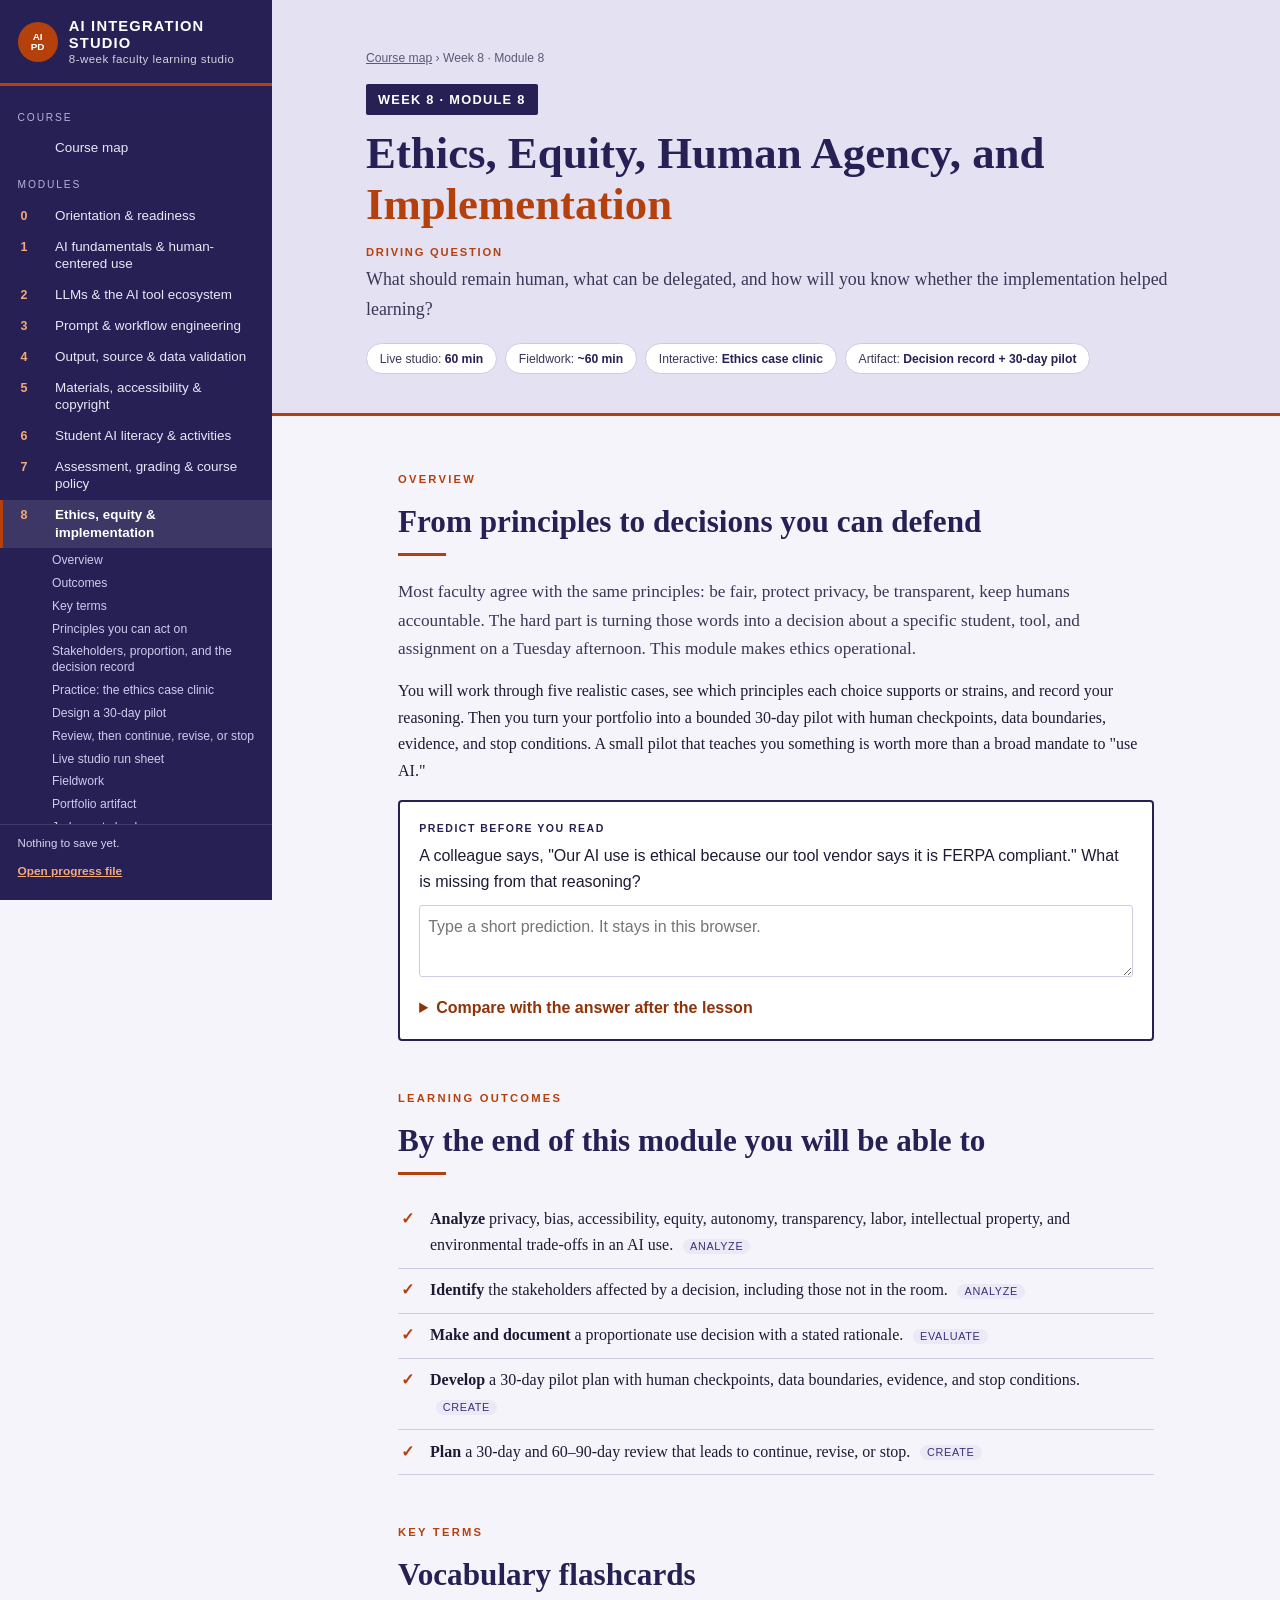
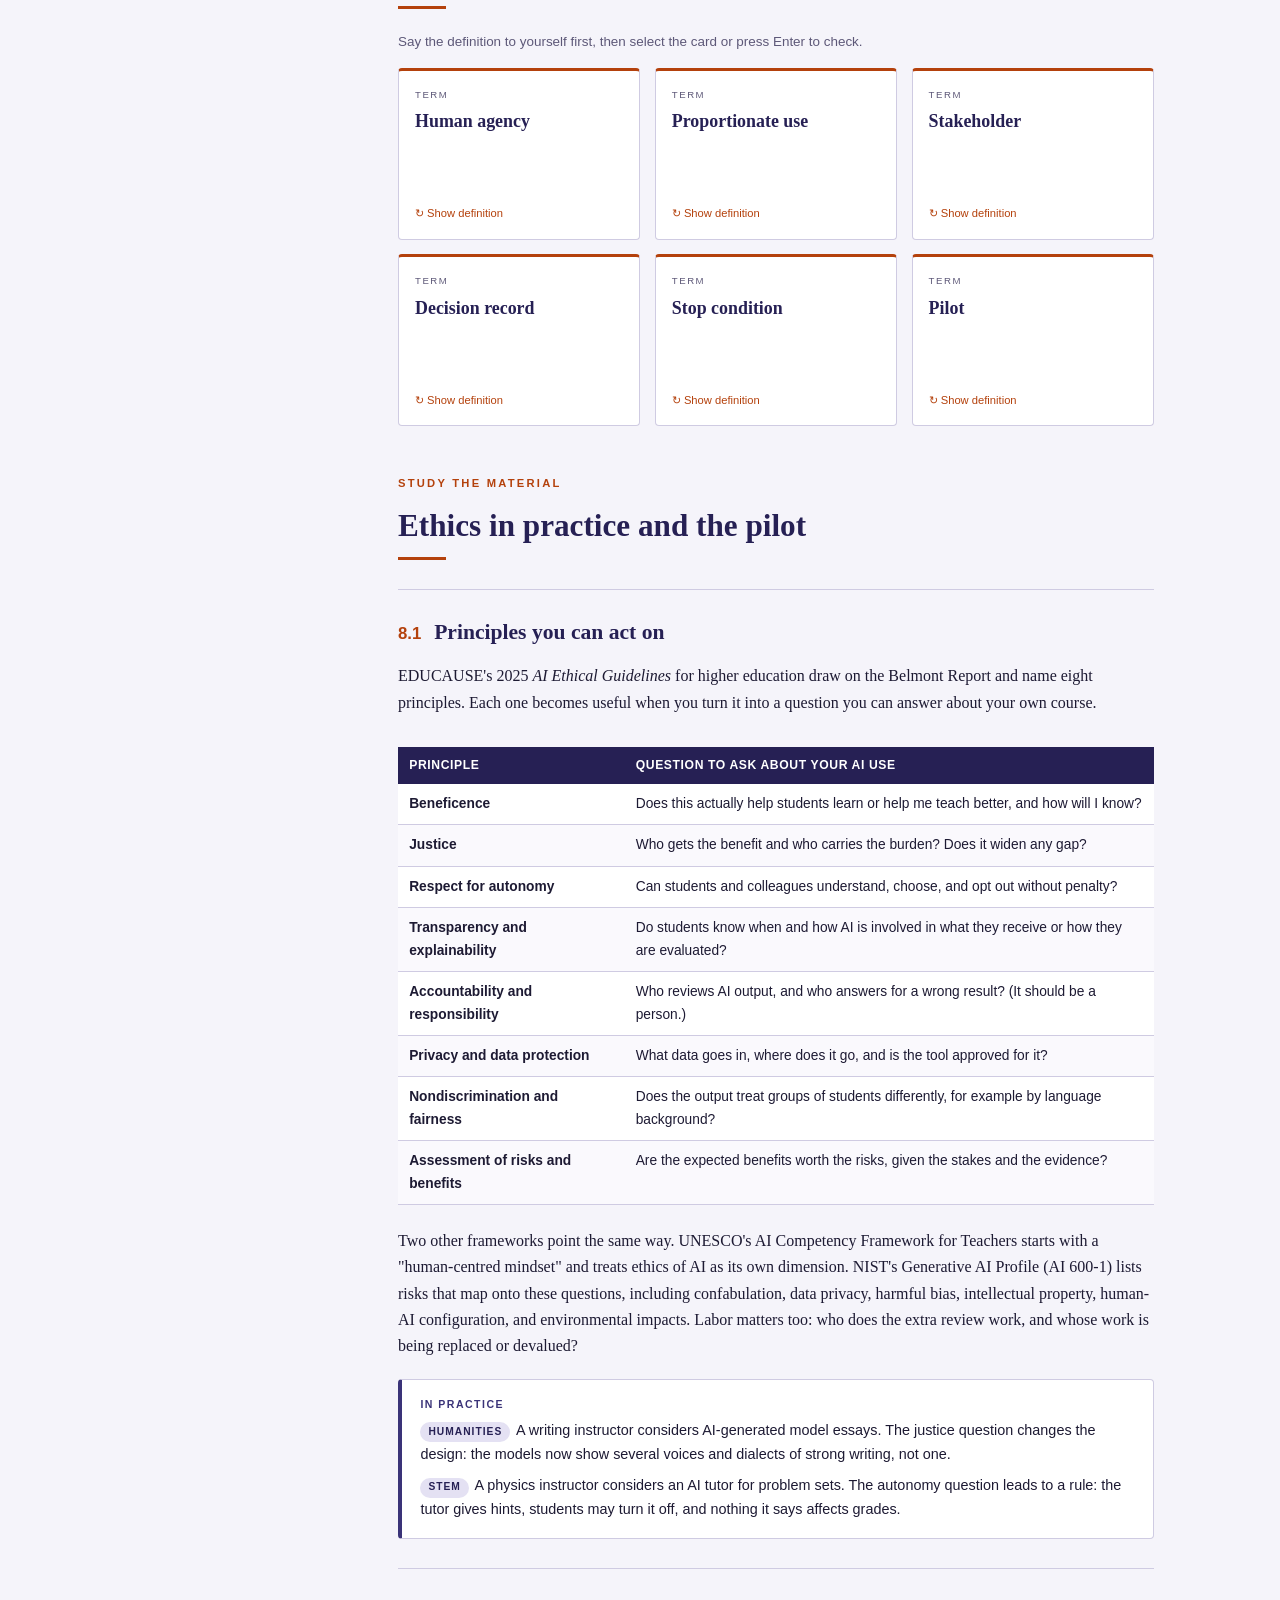
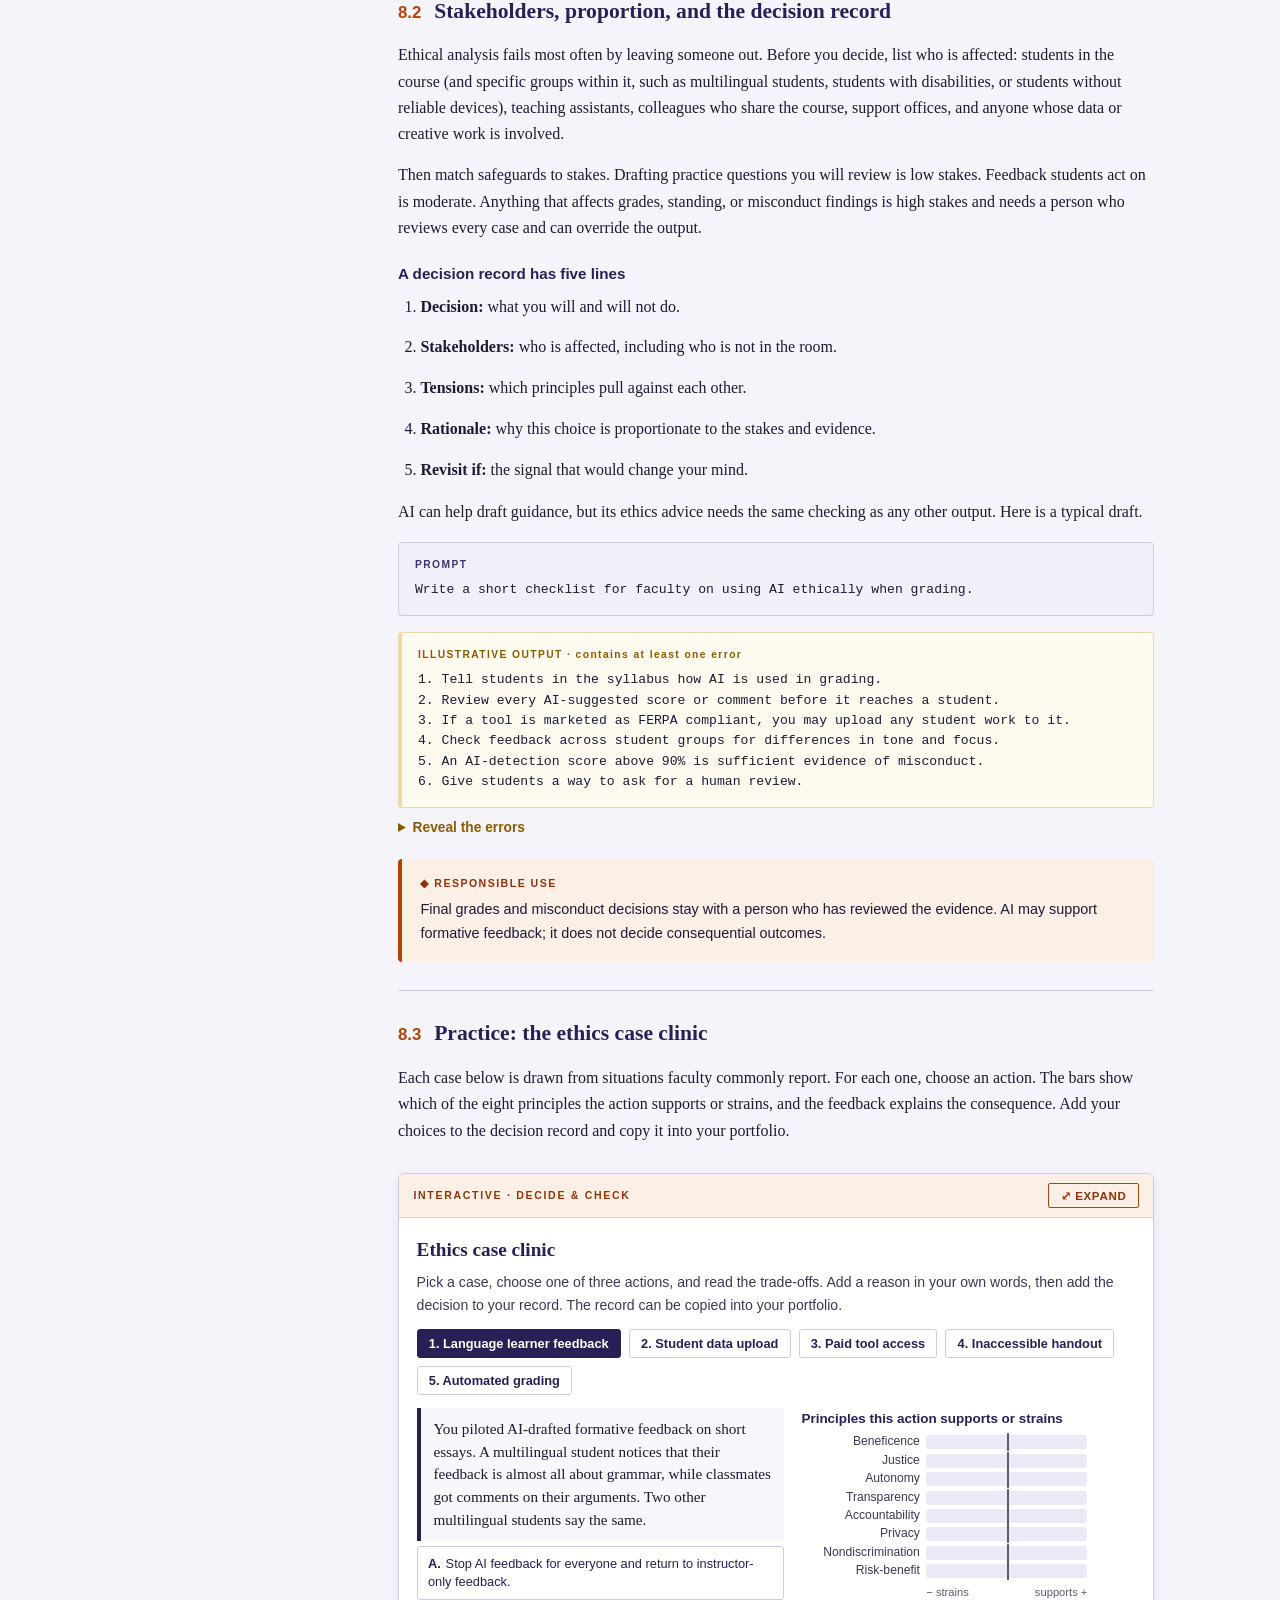
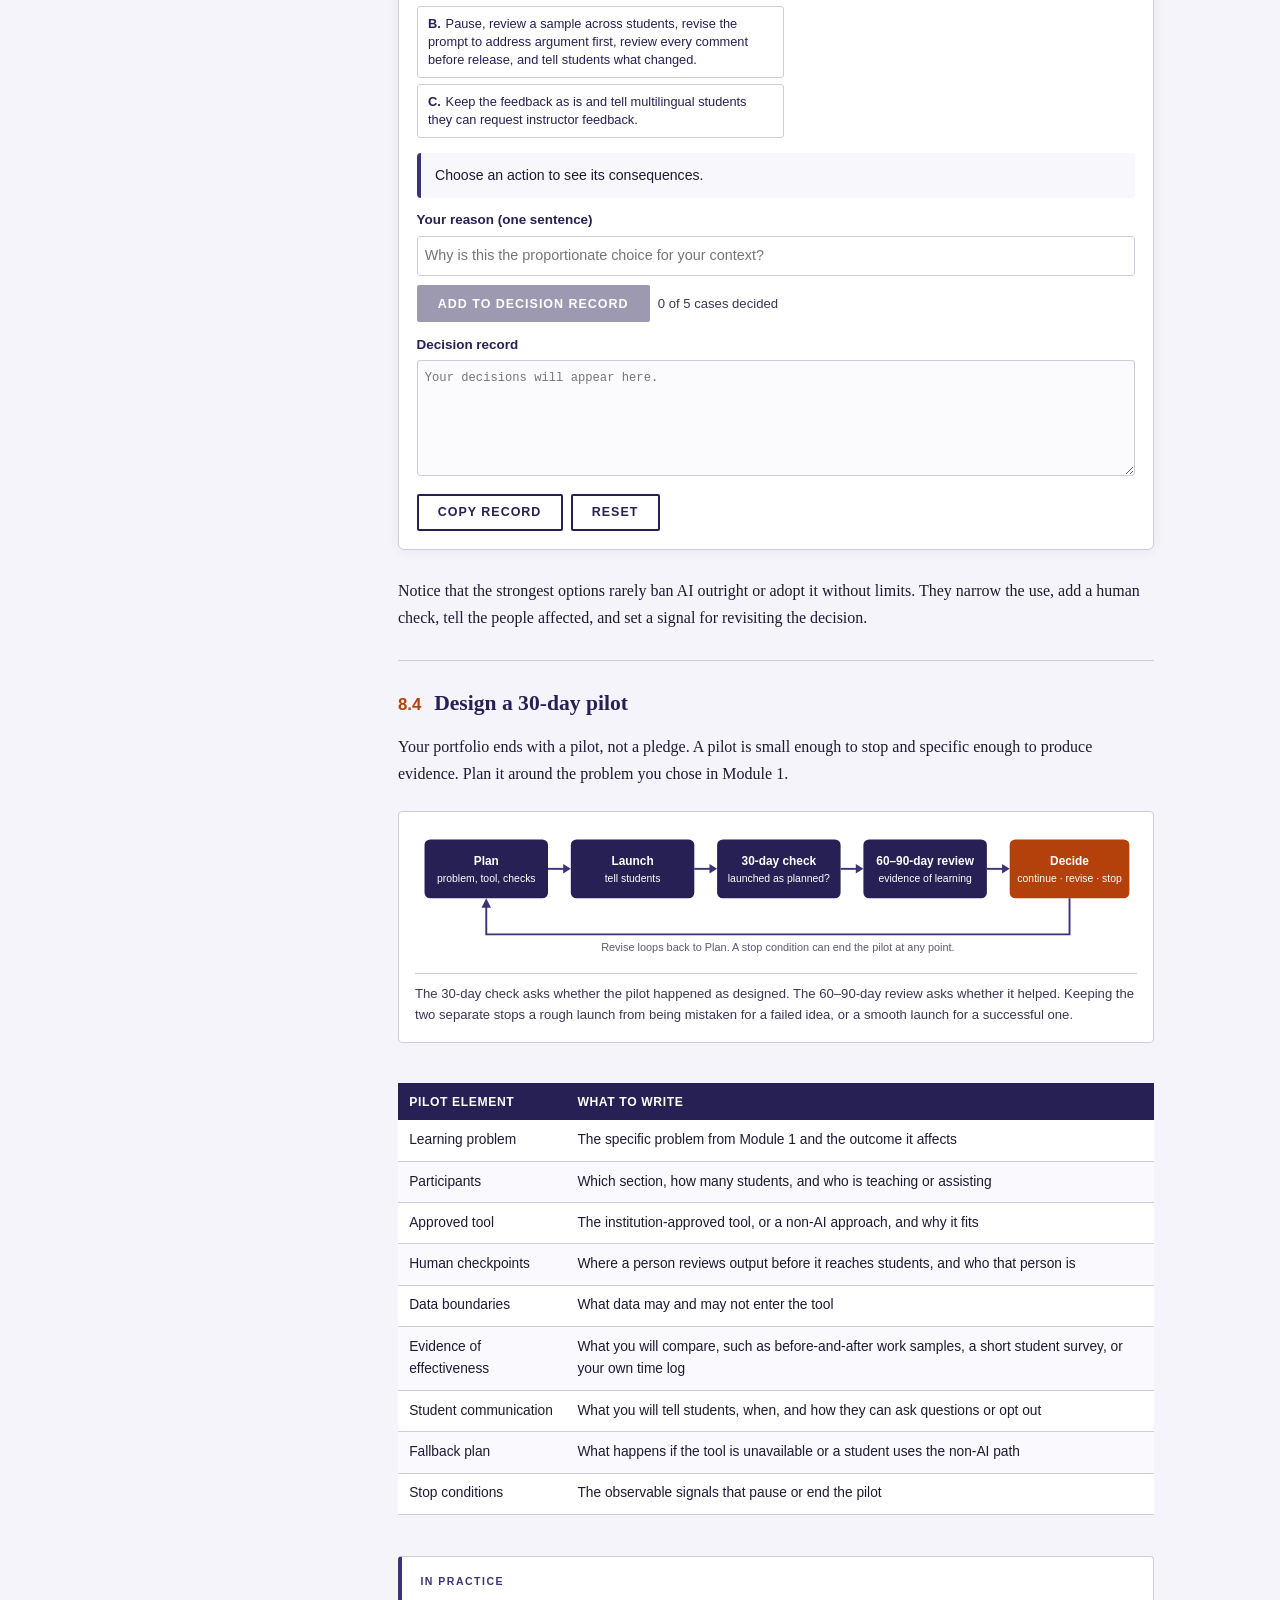
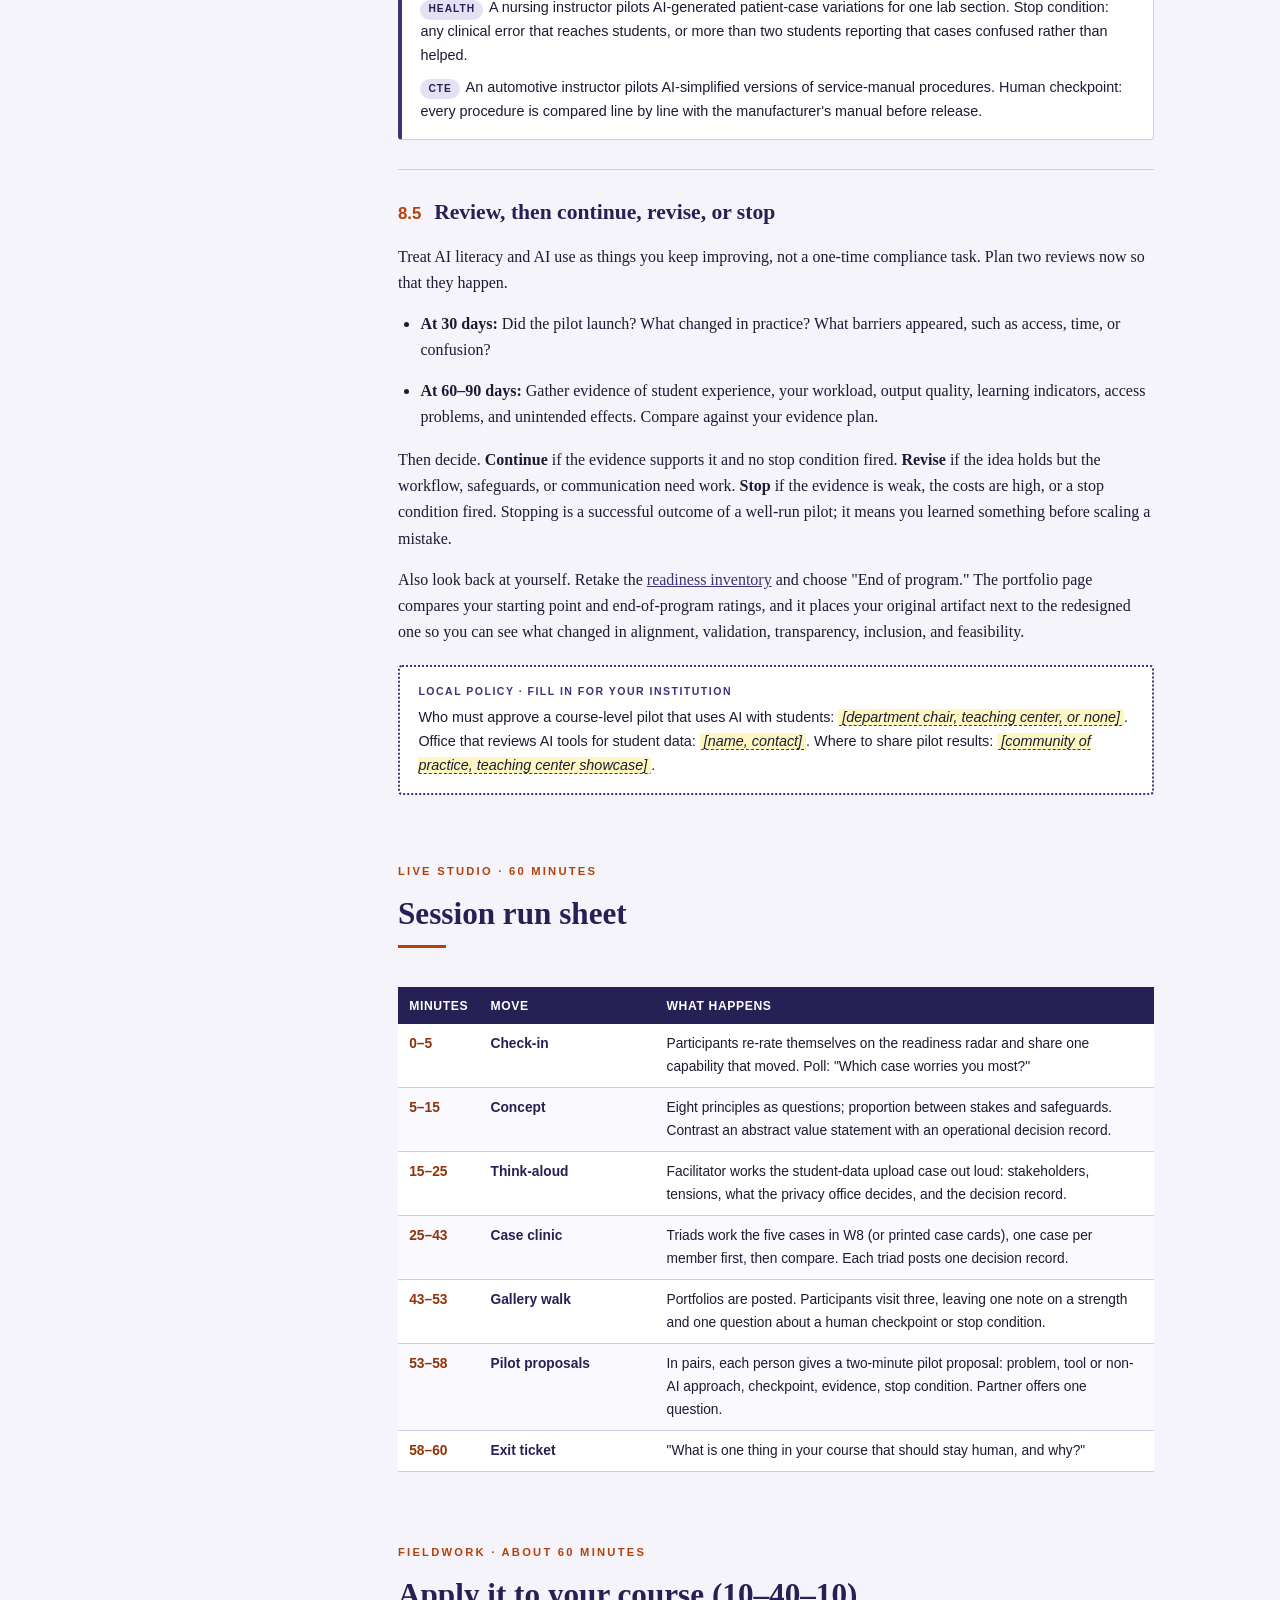
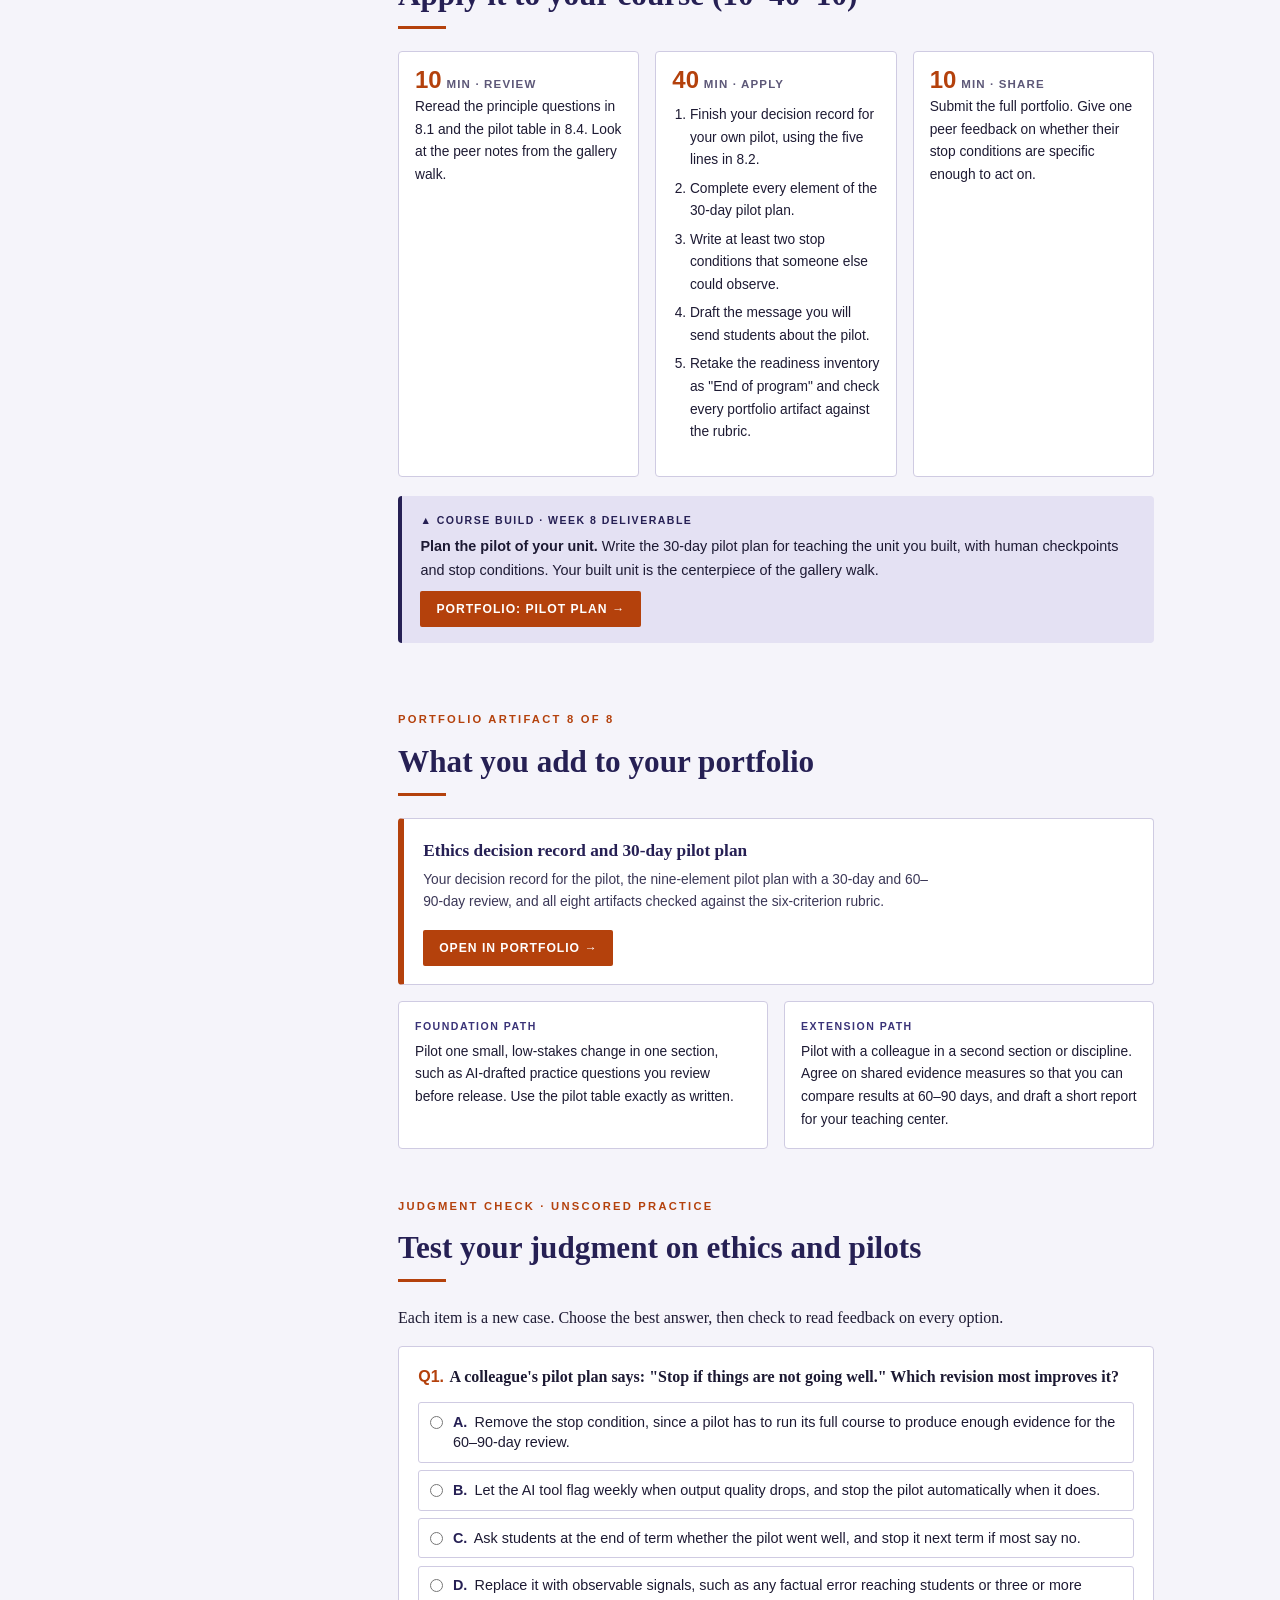
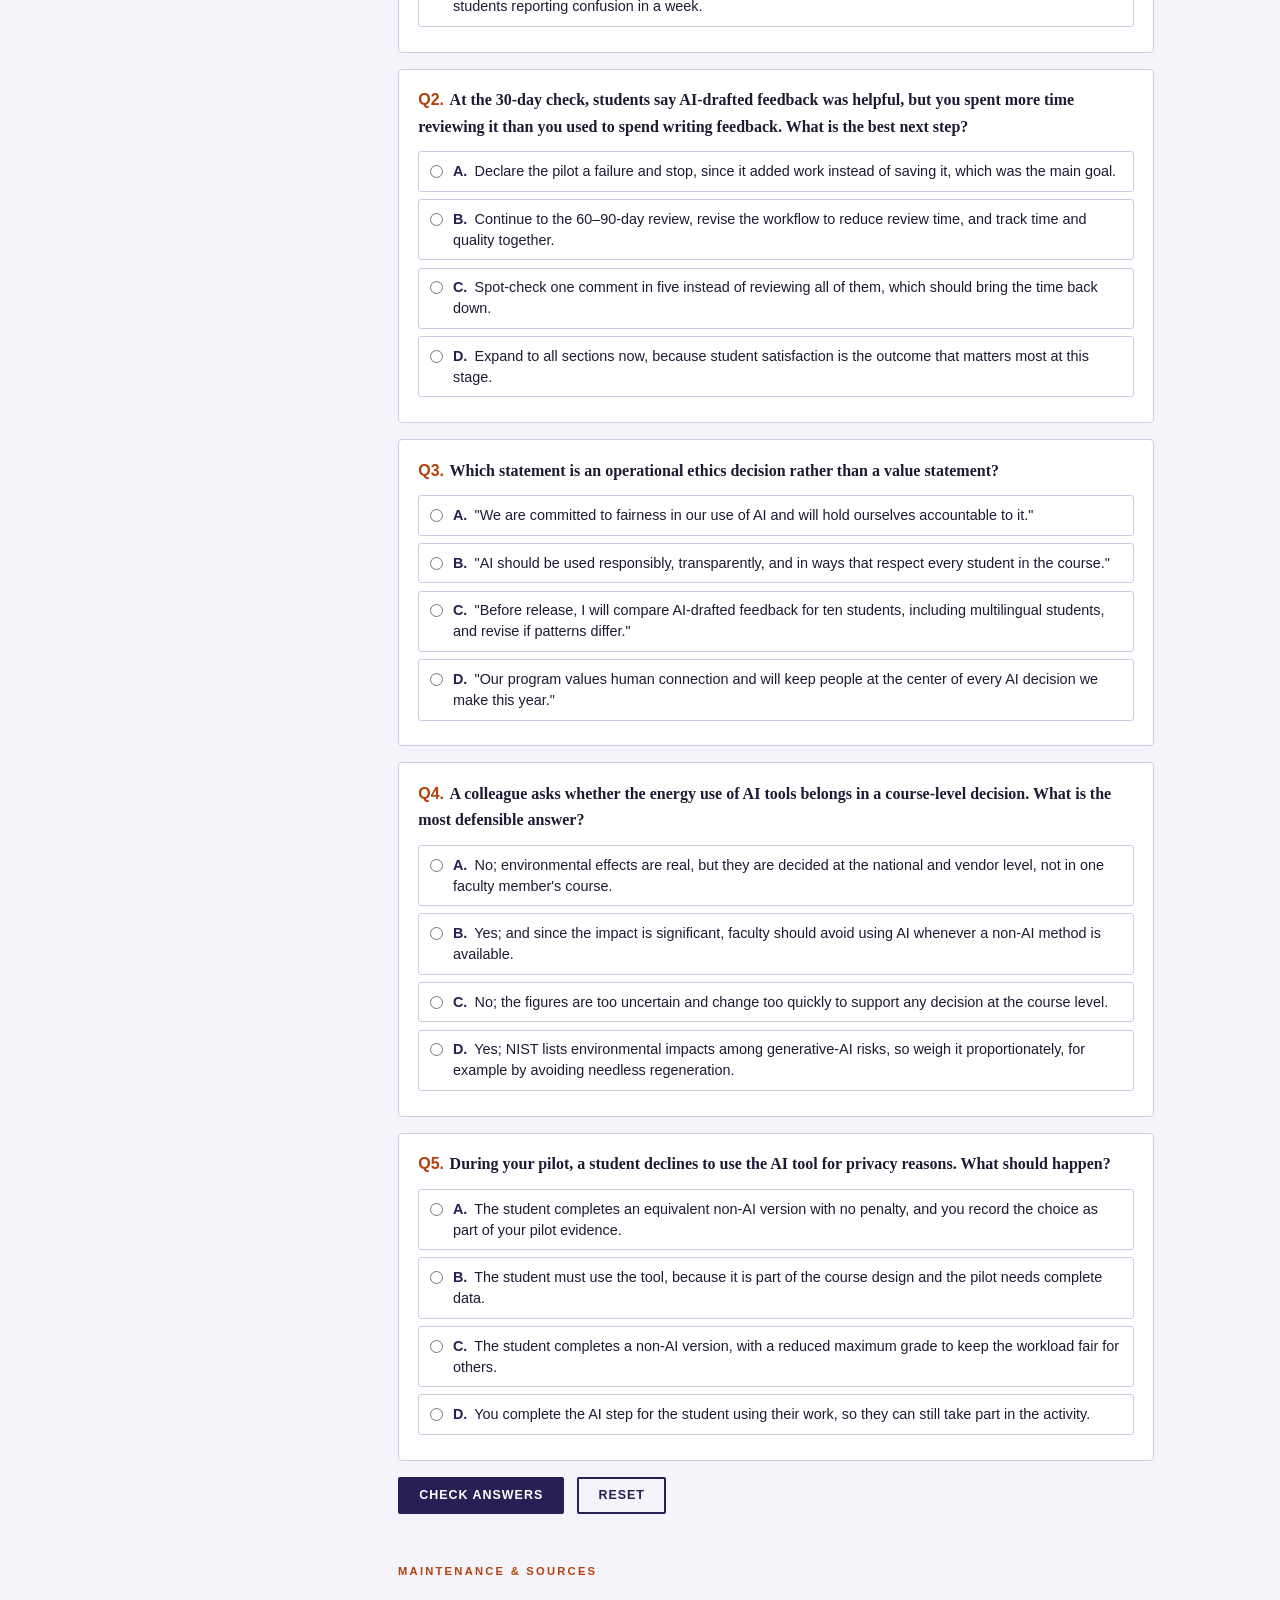
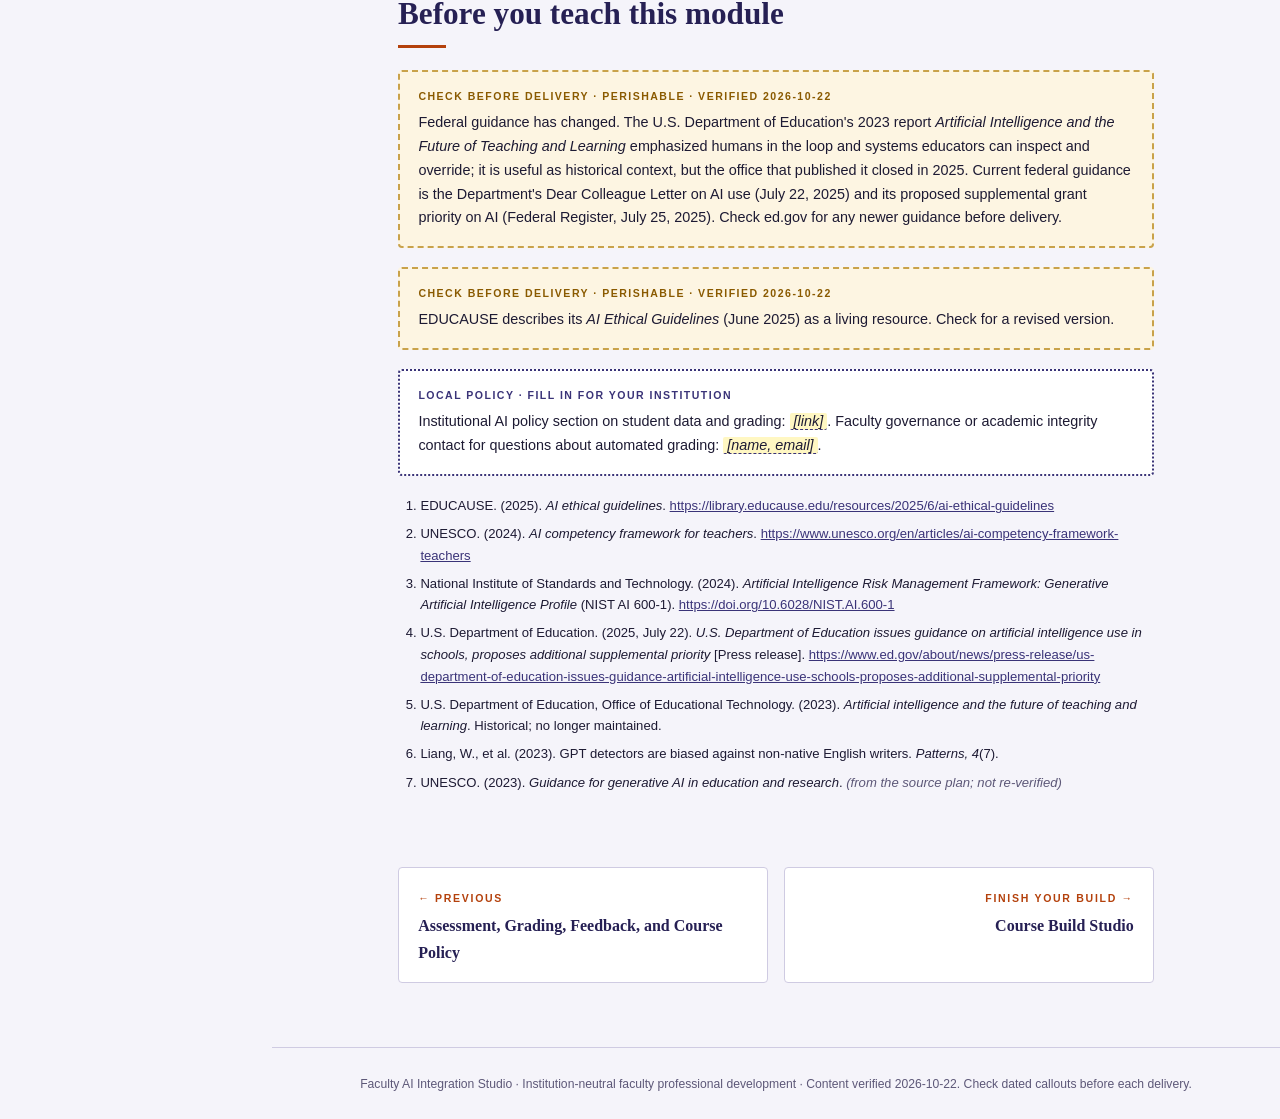
<file: lesson08.html>
<!DOCTYPE html>
<html lang="en">
<head>
<meta charset="UTF-8">
<meta name="viewport" content="width=device-width, initial-scale=1.0">
<title>Module 8: Ethics, Equity, Human Agency, and Implementation | Faculty AI Integration Studio</title>
<meta name="description" content="What should remain human, what can be delegated, and how will you know whether the implementation helped learning?">
<link rel="stylesheet" href="fai.css">
<style>.w8-tabs { margin-bottom: .8rem; }
.w8-tabs .ch.decided::after { content: ' \2713'; }
.w8-grid { display: grid; grid-template-columns: minmax(0,1.1fr) minmax(0,1fr); gap: 1.1rem; }
.w8-case { font-family: var(--serif); font-size: .95rem; line-height: 1.5; background: #f8f7fc; border-left: 4px solid var(--ink); padding: .6rem .8rem; margin-bottom: .7rem; }
.w8-acts { display: grid; gap: .4rem; }
.iw .w8-acts button.ch { text-align: left; font-weight: 400; line-height: 1.4; padding: .5rem .65rem; }
.iw .w8-acts button.ch b { font-family: var(--narrow); margin-right: .3rem; }
.w8-h { font-weight: 700; color: var(--ink); font-size: .84rem; margin-bottom: .4rem; }
.w8-bar { display: grid; grid-template-columns: 7.4rem 1fr 2.6rem; align-items: center; gap: .4rem; font-size: .76rem; margin-bottom: .28rem; }
.w8-bar .nm { color: var(--text-2); text-align: right; line-height: 1.15; }
.w8-track { position: relative; height: 14px; background: var(--alt); border-radius: 3px; }
.w8-track::before { content: ''; position: absolute; left: 50%; top: -2px; bottom: -2px; width: 2px; background: var(--muted); }
.w8-fill { position: absolute; top: 2px; bottom: 2px; border-radius: 2px; transition: all .25s; }
.w8-fill.pos { left: 50%; background: var(--correct); }
.w8-fill.neg { right: 50%; background: var(--wrong); background-image: repeating-linear-gradient(45deg, transparent 0 4px, rgba(255,255,255,.35) 4px 7px); }
.w8-bar .sc { font-family: var(--narrow); font-weight: 900; font-size: .8rem; }
.w8-axis { display: flex; justify-content: space-between; margin-left: 7.8rem; margin-right: 3rem; font-size: .7rem; color: var(--muted); }
.w8-lab { display: block; font-weight: 700; color: var(--ink); font-size: .84rem; margin-top: .7rem; }
.w8-why, .w8-rec { width: 100%; font: inherit; padding: .45rem; border: 1px solid var(--border); border-radius: 3px; margin-top: .25rem; }
.w8-rec { font-family: var(--mono); font-size: .76rem; background: #fbfbfe; }
.w8-prog { font-size: .82rem; color: var(--text-2); }
@media (max-width: 680px) { .w8-grid { grid-template-columns: 1fr; } }
</style>
</head>
<body>
<a class="skip" href="#main">Skip to content</a>
<button class="menu-btn" type="button" aria-expanded="false" aria-label="Open course menu">☰ Menu</button>
<nav class="side" aria-label="Course navigation"><a class="side-brand" href="index.html"><span class="side-seal">AI<br>PD</span><span class="side-title">AI Integration Studio<small>8-week faculty learning studio</small></span></a><nav aria-label="Pages"><ul></ul><div class="side-group">Course</div><ul><li><a class="nl" href="index.html"><span class="nn"></span><span>Course map</span></a></li></ul><div class="side-group">Modules</div><ul><li><a class="nl" href="lesson00.html"><span class="nn">0</span><span>Orientation & readiness</span></a></li><li><a class="nl" href="lesson01.html"><span class="nn">1</span><span>AI fundamentals & human-centered use</span></a></li><li><a class="nl" href="lesson02.html"><span class="nn">2</span><span>LLMs & the AI tool ecosystem</span></a></li><li><a class="nl" href="lesson03.html"><span class="nn">3</span><span>Prompt & workflow engineering</span></a></li><li><a class="nl" href="lesson04.html"><span class="nn">4</span><span>Output, source & data validation</span></a></li><li><a class="nl" href="lesson05.html"><span class="nn">5</span><span>Materials, accessibility & copyright</span></a></li><li><a class="nl" href="lesson06.html"><span class="nn">6</span><span>Student AI literacy & activities</span></a></li><li><a class="nl" href="lesson07.html"><span class="nn">7</span><span>Assessment, grading & course policy</span></a></li><li><a class="nl" href="lesson08.html" aria-current="page"><span class="nn">8</span><span>Ethics, equity & implementation</span></a><div class="toc"><a href="#overview">Overview</a><a href="#outcomes">Outcomes</a><a href="#terms">Key terms</a><a href="#s1">Principles you can act on</a><a href="#s2">Stakeholders, proportion, and the decision record</a><a href="#s3">Practice: the ethics case clinic</a><a href="#s4">Design a 30-day pilot</a><a href="#s5">Review, then continue, revise, or stop</a><a href="#studio">Live studio run sheet</a><a href="#fieldwork">Fieldwork</a><a href="#artifact">Portfolio artifact</a><a href="#check">Judgment check</a><a href="#sources">Sources</a></div></li></ul><div class="side-group">Toolkit</div><ul><li><a class="nl" href="builders.html"><span class="nn">B</span><span>Course Build Studio</span></a></li><li><a class="nl" href="portfolio.html"><span class="nn">★</span><span>AI Integration Portfolio</span></a></li><li><a class="nl" href="facilitator.html"><span class="nn">F</span><span>Facilitator guide</span></a></li><li><a class="nl" href="resources.html"><span class="nn">R</span><span>Resource kit & sources</span></a></li></ul></nav><div class="side-prog" data-prog-box role="status"><span class="sp-status"></span><button type="button" class="sp-link" data-prog="open">Open progress file</button><input type="file" accept=".json,application/json" class="sr" data-prog-input tabindex="-1" aria-hidden="true"></div></nav>
<div class="page">
<header class="lesson-hero"><div class="lesson-hero-inner">
<p class="crumb"><a href="index.html">Course map</a> &rsaquo; <span>Week 8 · Module 8</span></p>
<span class="badge-lg">Week 8 · Module 8</span>
<h1>Ethics, Equity, Human Agency, and <span>Implementation</span></h1>
<p class="lede"><span class="dq">Driving question</span>What should remain human, what can be delegated, and how will you know whether the implementation helped learning?</p>
<div class="chips"><span class="chip">Live studio: <strong>60 min</strong></span><span class="chip">Fieldwork: <strong>~60 min</strong></span><span class="chip">Interactive: <strong>Ethics case clinic</strong></span><span class="chip">Artifact: <strong>Decision record + 30-day pilot</strong></span></div></div></header>
<main class="wrap" id="main">
<section class="block" id="overview"><p class="eyebrow">Overview</p><h2 class="h2">From principles to decisions you can defend</h2><div class="rule"></div><p class="lead">Most faculty agree with the same principles: be fair, protect privacy, be transparent, keep humans accountable. The hard part is turning those words into a decision about a specific student, tool, and assignment on a Tuesday afternoon. This module makes ethics operational.</p>
<p>You will work through five realistic cases, see which principles each choice supports or strains, and record your reasoning. Then you turn your portfolio into a bounded 30-day pilot with human checkpoints, data boundaries, evidence, and stop conditions. A small pilot that teaches you something is worth more than a broad mandate to "use AI."</p>
<div class="predict"><b class="lbl">Predict before you read</b><p>A colleague says, "Our AI use is ethical because our tool vendor says it is FERPA compliant." What is missing from that reasoning?</p><label class="sr" for="pred">Your prediction</label><textarea id="pred" placeholder="Type a short prediction. It stays in this browser."></textarea><details><summary>Compare with the answer after the lesson</summary><p>Compliance claims are about a vendor's contract and data handling, and they still need institutional review. Even an approved tool can be used unfairly, opaquely, or for decisions that should stay human. Ethics covers what you do with the tool: who benefits, who is burdened, who knows, and who can override it. A vendor statement answers only part of the privacy question.</p></details></div>
</section>
<section class="block" id="outcomes"><p class="eyebrow">Learning outcomes</p><h2 class="h2">By the end of this module you will be able to</h2><div class="rule"></div><ul class="objectives"><li><strong>Analyze</strong> privacy, bias, accessibility, equity, autonomy, transparency, labor, intellectual property, and environmental trade-offs in an AI use. <em class="bloom">Analyze</em></li><li><strong>Identify</strong> the stakeholders affected by a decision, including those not in the room. <em class="bloom">Analyze</em></li><li><strong>Make and document</strong> a proportionate use decision with a stated rationale. <em class="bloom">Evaluate</em></li><li><strong>Develop</strong> a 30-day pilot plan with human checkpoints, data boundaries, evidence, and stop conditions. <em class="bloom">Create</em></li><li><strong>Plan</strong> a 30-day and 60–90-day review that leads to continue, revise, or stop. <em class="bloom">Create</em></li></ul></section>
<section class="block" id="terms"><p class="eyebrow">Key terms</p><h2 class="h2">Vocabulary flashcards</h2><div class="rule"></div><p class="flip-hint-top">Say the definition to yourself first, then select the card or press Enter to check.</p><div class="vocab-grid"><button type="button" class="flip-card" aria-pressed="false"><div class="flip-inner"><div class="flip-face flip-front"><span class="vlabel">Term</span><div class="vterm">Human agency</div><span class="fhint">↻ Show definition</span></div><div class="flip-face flip-back"><span class="vlabel">Definition</span><div class="vdef">People keep the ability to understand, question, override, and opt out of AI-supported decisions that affect them. UNESCO places it at the center of AI in education.</div></div></div></button><button type="button" class="flip-card" aria-pressed="false"><div class="flip-inner"><div class="flip-face flip-front"><span class="vlabel">Term</span><div class="vterm">Proportionate use</div><span class="fhint">↻ Show definition</span></div><div class="flip-face flip-back"><span class="vlabel">Definition</span><div class="vdef">Matching the level of AI involvement and safeguards to the stakes and the evidence. Higher stakes require more human control and more proof.</div></div></div></button><button type="button" class="flip-card" aria-pressed="false"><div class="flip-inner"><div class="flip-face flip-front"><span class="vlabel">Term</span><div class="vterm">Stakeholder</div><span class="fhint">↻ Show definition</span></div><div class="flip-face flip-back"><span class="vlabel">Definition</span><div class="vdef">Anyone affected by a decision, including students, colleagues, support staff, and people whose data or work is involved.</div></div></div></button><button type="button" class="flip-card" aria-pressed="false"><div class="flip-inner"><div class="flip-face flip-front"><span class="vlabel">Term</span><div class="vterm">Decision record</div><span class="fhint">↻ Show definition</span></div><div class="flip-face flip-back"><span class="vlabel">Definition</span><div class="vdef">A short written note of what you decided, which principles were in tension, why you chose as you did, and what would change your mind.</div></div></div></button><button type="button" class="flip-card" aria-pressed="false"><div class="flip-inner"><div class="flip-face flip-front"><span class="vlabel">Term</span><div class="vterm">Stop condition</div><span class="fhint">↻ Show definition</span></div><div class="flip-face flip-back"><span class="vlabel">Definition</span><div class="vdef">A specific, observable signal, set in advance, that ends or pauses a pilot.</div></div></div></button><button type="button" class="flip-card" aria-pressed="false"><div class="flip-inner"><div class="flip-face flip-front"><span class="vlabel">Term</span><div class="vterm">Pilot</div><span class="fhint">↻ Show definition</span></div><div class="flip-face flip-back"><span class="vlabel">Definition</span><div class="vdef">A small, time-bounded trial in a real course, designed to produce evidence before any wider use.</div></div></div></button></div></section>
<section class="block"><p class="eyebrow">Study the material</p><h2 class="h2">Ethics in practice and the pilot</h2><div class="rule"></div>
<div class="cs" id="s1"><div class="cs-head"><span class="cs-num">8.1</span><h3>Principles you can act on</h3></div>
<p>EDUCAUSE's 2025 <em>AI Ethical Guidelines</em> for higher education draw on the Belmont Report and name eight principles. Each one becomes useful when you turn it into a question you can answer about your own course.</p>
<div class="tscroll"><table class="t"><thead><tr><th>Principle</th><th>Question to ask about your AI use</th></tr></thead><tbody>
<tr><td><b>Beneficence</b></td><td>Does this actually help students learn or help me teach better, and how will I know?</td></tr>
<tr><td><b>Justice</b></td><td>Who gets the benefit and who carries the burden? Does it widen any gap?</td></tr>
<tr><td><b>Respect for autonomy</b></td><td>Can students and colleagues understand, choose, and opt out without penalty?</td></tr>
<tr><td><b>Transparency and explainability</b></td><td>Do students know when and how AI is involved in what they receive or how they are evaluated?</td></tr>
<tr><td><b>Accountability and responsibility</b></td><td>Who reviews AI output, and who answers for a wrong result? (It should be a person.)</td></tr>
<tr><td><b>Privacy and data protection</b></td><td>What data goes in, where does it go, and is the tool approved for it?</td></tr>
<tr><td><b>Nondiscrimination and fairness</b></td><td>Does the output treat groups of students differently, for example by language background?</td></tr>
<tr><td><b>Assessment of risks and benefits</b></td><td>Are the expected benefits worth the risks, given the stakes and the evidence?</td></tr>
</tbody></table></div>
<p>Two other frameworks point the same way. UNESCO's AI Competency Framework for Teachers starts with a "human-centred mindset" and treats ethics of AI as its own dimension. NIST's Generative AI Profile (AI 600-1) lists risks that map onto these questions, including confabulation, data privacy, harmful bias, intellectual property, human-AI configuration, and environmental impacts. Labor matters too: who does the extra review work, and whose work is being replaced or devalued?</p>
<div class="callout in-practice"><b class="lbl">In practice</b><p><span class="disc">Humanities</span>A writing instructor considers AI-generated model essays. The justice question changes the design: the models now show several voices and dialects of strong writing, not one.</p><p><span class="disc">STEM</span>A physics instructor considers an AI tutor for problem sets. The autonomy question leads to a rule: the tutor gives hints, students may turn it off, and nothing it says affects grades.</p></div></div>
<div class="cs" id="s2"><div class="cs-head"><span class="cs-num">8.2</span><h3>Stakeholders, proportion, and the decision record</h3></div>
<p>Ethical analysis fails most often by leaving someone out. Before you decide, list who is affected: students in the course (and specific groups within it, such as multilingual students, students with disabilities, or students without reliable devices), teaching assistants, colleagues who share the course, support offices, and anyone whose data or creative work is involved.</p>
<p>Then match safeguards to stakes. Drafting practice questions you will review is low stakes. Feedback students act on is moderate. Anything that affects grades, standing, or misconduct findings is high stakes and needs a person who reviews every case and can override the output.</p>
<h4>A decision record has five lines</h4>
<ol><li><b>Decision:</b> what you will and will not do.</li><li><b>Stakeholders:</b> who is affected, including who is not in the room.</li><li><b>Tensions:</b> which principles pull against each other.</li><li><b>Rationale:</b> why this choice is proportionate to the stakes and evidence.</li><li><b>Revisit if:</b> the signal that would change your mind.</li></ol>
<p>AI can help draft guidance, but its ethics advice needs the same checking as any other output. Here is a typical draft.</p>
<div class="prompt">Write a short checklist for faculty on using AI ethically when grading.</div>
<div class="output flawed">1. Tell students in the syllabus how AI is used in grading.
2. Review every AI-suggested score or comment before it reaches a student.
3. If a tool is marketed as FERPA compliant, you may upload any student work to it.
4. Check feedback across student groups for differences in tone and focus.
5. An AI-detection score above 90% is sufficient evidence of misconduct.
6. Give students a way to ask for a human review.</div>
<details class="flaw-reveal"><summary>Reveal the errors</summary><p><b>Item 3</b> is wrong. Marketing language is not institutional approval. Student work goes only into tools your institution has approved for that data, under its contract and policy. <b>Item 5</b> is wrong. Detector scores can be wrong, and research has found high false-positive rates for non-native English writers. A score is never sufficient evidence on its own. Items 1, 2, 4, and 6 are sound.</p></details>
<div class="callout guard"><b class="lbl">Responsible use</b><p>Final grades and misconduct decisions stay with a person who has reviewed the evidence. AI may support formative feedback; it does not decide consequential outcomes.</p></div></div>
<div class="cs" id="s3"><div class="cs-head"><span class="cs-num">8.3</span><h3>Practice: the ethics case clinic</h3></div>
<p>Each case below is drawn from situations faculty commonly report. For each one, choose an action. The bars show which of the eight principles the action supports or strains, and the feedback explains the consequence. Add your choices to the decision record and copy it into your portfolio.</p>
<div class="iw" id="w8"><div class="iw-top"><span class="iw-eyebrow">Interactive · decide &amp; check</span><button type="button" class="iw-exp" aria-label="Expand interactive">⤢ Expand</button></div><div class="iw-body"><p class="iw-title">Ethics case clinic</p>
<p class="iw-intro">Pick a case, choose one of three actions, and read the trade-offs. Add a reason in your own words, then add the decision to your record. The record can be copied into your portfolio.</p>
<div class="iw-row w8-tabs" role="group" aria-label="Cases" id="w8-tabs"></div>
<div class="w8-grid">
  <div>
    <p class="w8-case" id="w8-case" aria-live="polite"></p>
    <div class="w8-acts" role="group" aria-label="Possible actions" id="w8-acts"></div>
  </div>
  <div>
    <p class="w8-h">Principles this action supports or strains</p>
    <div class="w8-bars" id="w8-bars" aria-hidden="true"></div>
    <p class="w8-axis" aria-hidden="true"><span>− strains</span><span>supports +</span></p>
  </div>
</div>
<div class="iw-result" id="w8-result" aria-live="polite">Choose an action to see its consequences.</div>
<label class="w8-lab" for="w8-why">Your reason (one sentence)</label>
<input type="text" id="w8-why" class="w8-why" placeholder="Why is this the proportionate choice for your context?">
<div class="iw-row" style="margin-top:.6rem">
  <button type="button" class="btn" id="w8-add" disabled>Add to decision record</button>
  <span class="w8-prog" id="w8-prog">0 of 5 cases decided</span>
</div>
<label class="w8-lab" for="w8-rec">Decision record</label>
<textarea id="w8-rec" class="w8-rec" rows="5" readonly placeholder="Your decisions will appear here."></textarea>
<div class="iw-row" style="margin-top:.6rem">
  <button type="button" class="btn sec" id="w8-copy">Copy record</button>
  <button type="button" class="btn sec" id="w8-reset">Reset</button>
</div>
</div></div>
<p>Notice that the strongest options rarely ban AI outright or adopt it without limits. They narrow the use, add a human check, tell the people affected, and set a signal for revisiting the decision.</p></div>
<div class="cs" id="s4"><div class="cs-head"><span class="cs-num">8.4</span><h3>Design a 30-day pilot</h3></div>
<p>Your portfolio ends with a pilot, not a pledge. A pilot is small enough to stop and specific enough to produce evidence. Plan it around the problem you chose in Module 1.</p>
<figure class="fig"><svg viewBox="0 38 760 142" role="img" aria-label="Pilot cycle: plan, launch, 30-day check, 60 to 90-day review, then a decision to continue, revise, or stop. Revise loops back to plan.">
<g font-size="12.5" font-weight="700">
<rect x="10" y="50" width="130" height="62" rx="6" class="dg-box"/><text x="75" y="77" text-anchor="middle" class="dg-inv">Plan</text><text x="75" y="95" text-anchor="middle" class="dg-inv" font-weight="400" font-size="11">problem, tool, checks</text>
<rect x="164" y="50" width="130" height="62" rx="6" class="dg-box"/><text x="229" y="77" text-anchor="middle" class="dg-inv">Launch</text><text x="229" y="95" text-anchor="middle" class="dg-inv" font-weight="400" font-size="11">tell students</text>
<rect x="318" y="50" width="130" height="62" rx="6" class="dg-box"/><text x="383" y="77" text-anchor="middle" class="dg-inv">30-day check</text><text x="383" y="95" text-anchor="middle" class="dg-inv" font-weight="400" font-size="11">launched as planned?</text>
<rect x="472" y="50" width="130" height="62" rx="6" class="dg-box"/><text x="537" y="77" text-anchor="middle" class="dg-inv">60–90-day review</text><text x="537" y="95" text-anchor="middle" class="dg-inv" font-weight="400" font-size="11">evidence of learning</text>
<rect x="626" y="50" width="126" height="62" rx="6" class="dg-acc"/><text x="689" y="77" text-anchor="middle" class="dg-inv">Decide</text><text x="689" y="95" text-anchor="middle" class="dg-inv" font-weight="400" font-size="11">continue · revise · stop</text>
</g>
<g class="dg-line" stroke-width="2"><line x1="140" y1="81" x2="158" y2="81"/><line x1="294" y1="81" x2="312" y2="81"/><line x1="448" y1="81" x2="466" y2="81"/><line x1="602" y1="81" x2="620" y2="81"/><path d="M689 112 V150 H75 V120"/></g>
<g class="dg-arrow"><path d="M156 76 L164 81 L156 86Z"/><path d="M310 76 L318 81 L310 86Z"/><path d="M464 76 L472 81 L464 86Z"/><path d="M618 76 L626 81 L618 86Z"/><path d="M70 122 L75 112 L80 122Z"/></g>
<text x="382" y="168" text-anchor="middle" class="dg-m" font-size="11.5">Revise loops back to Plan. A stop condition can end the pilot at any point.</text>
</svg><figcaption>The 30-day check asks whether the pilot happened as designed. The 60–90-day review asks whether it helped. Keeping the two separate stops a rough launch from being mistaken for a failed idea, or a smooth launch for a successful one.</figcaption></figure>
<div class="tscroll"><table class="t"><thead><tr><th>Pilot element</th><th>What to write</th></tr></thead><tbody>
<tr><td>Learning problem</td><td>The specific problem from Module 1 and the outcome it affects</td></tr>
<tr><td>Participants</td><td>Which section, how many students, and who is teaching or assisting</td></tr>
<tr><td>Approved tool</td><td>The institution-approved tool, or a non-AI approach, and why it fits</td></tr>
<tr><td>Human checkpoints</td><td>Where a person reviews output before it reaches students, and who that person is</td></tr>
<tr><td>Data boundaries</td><td>What data may and may not enter the tool</td></tr>
<tr><td>Evidence of effectiveness</td><td>What you will compare, such as before-and-after work samples, a short student survey, or your own time log</td></tr>
<tr><td>Student communication</td><td>What you will tell students, when, and how they can ask questions or opt out</td></tr>
<tr><td>Fallback plan</td><td>What happens if the tool is unavailable or a student uses the non-AI path</td></tr>
<tr><td>Stop conditions</td><td>The observable signals that pause or end the pilot</td></tr>
</tbody></table></div>
<div class="callout in-practice"><b class="lbl">In practice</b><p><span class="disc">Health</span>A nursing instructor pilots AI-generated patient-case variations for one lab section. Stop condition: any clinical error that reaches students, or more than two students reporting that cases confused rather than helped.</p><p><span class="disc">CTE</span>An automotive instructor pilots AI-simplified versions of service-manual procedures. Human checkpoint: every procedure is compared line by line with the manufacturer's manual before release.</p></div></div>
<div class="cs" id="s5"><div class="cs-head"><span class="cs-num">8.5</span><h3>Review, then continue, revise, or stop</h3></div>
<p>Treat AI literacy and AI use as things you keep improving, not a one-time compliance task. Plan two reviews now so that they happen.</p>
<ul><li><b>At 30 days:</b> Did the pilot launch? What changed in practice? What barriers appeared, such as access, time, or confusion?</li>
<li><b>At 60–90 days:</b> Gather evidence of student experience, your workload, output quality, learning indicators, access problems, and unintended effects. Compare against your evidence plan.</li></ul>
<p>Then decide. <b>Continue</b> if the evidence supports it and no stop condition fired. <b>Revise</b> if the idea holds but the workflow, safeguards, or communication need work. <b>Stop</b> if the evidence is weak, the costs are high, or a stop condition fired. Stopping is a successful outcome of a well-run pilot; it means you learned something before scaling a mistake.</p>
<p>Also look back at yourself. Retake the <a href="lesson00.html#s6">readiness inventory</a> and choose "End of program." The portfolio page compares your starting point and end-of-program ratings, and it places your original artifact next to the redesigned one so you can see what changed in alignment, validation, transparency, inclusion, and feasibility.</p>
<div class="callout local"><b class="lbl">Local policy · fill in for your institution</b><p>Who must approve a course-level pilot that uses AI with students: <span class="fill" data-local="pilotapproval">[department chair, teaching center, or none]</span>. Office that reviews AI tools for student data: <span class="fill" data-local="toolreview">[name, contact]</span>. Where to share pilot results: <span class="fill" data-local="share">[community of practice, teaching center showcase]</span>.</p></div></div>
</section>
<section class="block" id="studio"><p class="eyebrow">Live studio · 60 minutes</p><h2 class="h2">Session run sheet</h2><div class="rule"></div><div class="tscroll"><table class="t run"><thead><tr><th>Minutes</th><th>Move</th><th>What happens</th></tr></thead><tbody><tr><td>0–5</td><td>Check-in</td><td>Participants re-rate themselves on the readiness radar and share one capability that moved. Poll: "Which case worries you most?"</td></tr><tr><td>5–15</td><td>Concept</td><td>Eight principles as questions; proportion between stakes and safeguards. Contrast an abstract value statement with an operational decision record.</td></tr><tr><td>15–25</td><td>Think-aloud</td><td>Facilitator works the student-data upload case out loud: stakeholders, tensions, what the privacy office decides, and the decision record.</td></tr><tr><td>25–43</td><td>Case clinic</td><td>Triads work the five cases in W8 (or printed case cards), one case per member first, then compare. Each triad posts one decision record.</td></tr><tr><td>43–53</td><td>Gallery walk</td><td>Portfolios are posted. Participants visit three, leaving one note on a strength and one question about a human checkpoint or stop condition.</td></tr><tr><td>53–58</td><td>Pilot proposals</td><td>In pairs, each person gives a two-minute pilot proposal: problem, tool or non-AI approach, checkpoint, evidence, stop condition. Partner offers one question.</td></tr><tr><td>58–60</td><td>Exit ticket</td><td>"What is one thing in your course that should stay human, and why?"</td></tr></tbody></table></div></section>
<section class="block" id="fieldwork"><p class="eyebrow">Fieldwork · about 60 minutes</p><h2 class="h2">Apply it to your course (10–40–10)</h2><div class="rule"></div><div class="field"><div><span class="min">10<small>min · review</small></span><p>Reread the principle questions in 8.1 and the pilot table in 8.4. Look at the peer notes from the gallery walk.</p></div><div><span class="min">40<small>min · apply</small></span><ol><li>Finish your decision record for your own pilot, using the five lines in 8.2.</li><li>Complete every element of the 30-day pilot plan.</li><li>Write at least two stop conditions that someone else could observe.</li><li>Draft the message you will send students about the pilot.</li><li>Retake the readiness inventory as "End of program" and check every portfolio artifact against the rubric.</li></ol></div><div><span class="min">10<small>min · share</small></span><p>Submit the full portfolio. Give one peer feedback on whether their stop conditions are specific enough to act on.</p></div></div><div class="callout build"><b class="lbl">Course build · week 8 deliverable</b><p><strong>Plan the pilot of your unit.</strong> Write the 30-day pilot plan for teaching the unit you built, with human checkpoints and stop conditions. Your built unit is the centerpiece of the gallery walk.</p><p><a class="go" href="portfolio.html#a8">Portfolio: pilot plan →</a></p></div></section>
<section class="block" id="artifact"><p class="eyebrow">Portfolio artifact 8 of 8</p><h2 class="h2">What you add to your portfolio</h2><div class="rule"></div><div class="artifact"><div><b>Ethics decision record and 30-day pilot plan</b><p>Your decision record for the pilot, the nine-element pilot plan with a 30-day and 60–90-day review, and all eight artifacts checked against the six-criterion rubric.</p></div><a class="go" href="portfolio.html#a8">Open in portfolio →</a></div>
<div class="paths"><div><b class="lbl">Foundation path</b><p>Pilot one small, low-stakes change in one section, such as AI-drafted practice questions you review before release. Use the pilot table exactly as written.</p></div><div><b class="lbl">Extension path</b><p>Pilot with a colleague in a second section or discipline. Agree on shared evidence measures so that you can compare results at 60–90 days, and draft a short report for your teaching center.</p></div></div>
</section>
<section class="block" id="check"><p class="eyebrow">Judgment check · unscored practice</p><h2 class="h2">Test your judgment on ethics and pilots</h2><div class="rule"></div><p>Each item is a new case. Choose the best answer, then check to read feedback on every option.</p><form id="quiz" onsubmit="return false"><div class="q" data-answer="D"><p class="q-stem"><span class="qn">Q1.</span>A colleague's pilot plan says: "Stop if things are not going well." Which revision most improves it?</p><fieldset class="options"><legend>Question 1 options</legend><label class="opt"><input type="radio" name="q1" value="A"><span><span class="opt-letter">A.</span> Remove the stop condition, since a pilot has to run its full course to produce enough evidence for the 60–90-day review.</span></label><label class="opt"><input type="radio" name="q1" value="B"><span><span class="opt-letter">B.</span> Let the AI tool flag weekly when output quality drops, and stop the pilot automatically when it does.</span></label><label class="opt"><input type="radio" name="q1" value="C"><span><span class="opt-letter">C.</span> Ask students at the end of term whether the pilot went well, and stop it next term if most say no.</span></label><label class="opt"><input type="radio" name="q1" value="D"><span><span class="opt-letter">D.</span> Replace it with observable signals, such as any factual error reaching students or three or more students reporting confusion in a week.</span></label></fieldset><div class="rationale"><b>Best answer: D.</b> A stop condition has to be specific and observable so that it can trigger before harm accumulates. Writing it in advance prevents the sunk-cost habit of explaining problems away.<ul><li><b>A.</b> Running a harmful pilot to completion defeats the purpose of piloting.</li><li><b>B.</b> Deciding whether to stop is an accountability decision that stays with a person, and a tool cannot judge its own failures.</li><li><b>C.</b> End-of-term feedback is useful evidence, but it comes too late to protect current students.</li></ul></div></div><div class="q" data-answer="B"><p class="q-stem"><span class="qn">Q2.</span>At the 30-day check, students say AI-drafted feedback was helpful, but you spent more time reviewing it than you used to spend writing feedback. What is the best next step?</p><fieldset class="options"><legend>Question 2 options</legend><label class="opt"><input type="radio" name="q2" value="A"><span><span class="opt-letter">A.</span> Declare the pilot a failure and stop, since it added work instead of saving it, which was the main goal.</span></label><label class="opt"><input type="radio" name="q2" value="B"><span><span class="opt-letter">B.</span> Continue to the 60–90-day review, revise the workflow to reduce review time, and track time and quality together.</span></label><label class="opt"><input type="radio" name="q2" value="C"><span><span class="opt-letter">C.</span> Spot-check one comment in five instead of reviewing all of them, which should bring the time back down.</span></label><label class="opt"><input type="radio" name="q2" value="D"><span><span class="opt-letter">D.</span> Expand to all sections now, because student satisfaction is the outcome that matters most at this stage.</span></label></fieldset><div class="rationale"><b>Best answer: B.</b> One indicator at 30 days is not a verdict. The evidence shows value and a cost, so the proportionate move is to revise the workflow and keep measuring both before deciding.<ul><li><b>A.</b> Stopping discards a benefit students reported without testing whether the cost can be reduced.</li><li><b>C.</b> Spot-checking lets unreviewed AI feedback reach students, which removes the human checkpoint.</li><li><b>D.</b> Expanding on one month of satisfaction data skips the review that tells you whether it helped learning.</li></ul></div></div><div class="q" data-answer="C"><p class="q-stem"><span class="qn">Q3.</span>Which statement is an operational ethics decision rather than a value statement?</p><fieldset class="options"><legend>Question 3 options</legend><label class="opt"><input type="radio" name="q3" value="A"><span><span class="opt-letter">A.</span> "We are committed to fairness in our use of AI and will hold ourselves accountable to it."</span></label><label class="opt"><input type="radio" name="q3" value="B"><span><span class="opt-letter">B.</span> "AI should be used responsibly, transparently, and in ways that respect every student in the course."</span></label><label class="opt"><input type="radio" name="q3" value="C"><span><span class="opt-letter">C.</span> "Before release, I will compare AI-drafted feedback for ten students, including multilingual students, and revise if patterns differ."</span></label><label class="opt"><input type="radio" name="q3" value="D"><span><span class="opt-letter">D.</span> "Our program values human connection and will keep people at the center of every AI decision we make this year."</span></label></fieldset><div class="rationale"><b>Best answer: C.</b> It names an action, a time, a sample, the group at risk, and what happens if the check fails. That is a decision someone can carry out and review.<ul><li><b>A.</b> Fairness matters, but this sentence does not say what anyone will do.</li><li><b>B.</b> This is a goal, not a decision.</li><li><b>D.</b> A real value, but it does not tell you how to act in a specific case.</li></ul></div></div><div class="q" data-answer="D"><p class="q-stem"><span class="qn">Q4.</span>A colleague asks whether the energy use of AI tools belongs in a course-level decision. What is the most defensible answer?</p><fieldset class="options"><legend>Question 4 options</legend><label class="opt"><input type="radio" name="q4" value="A"><span><span class="opt-letter">A.</span> No; environmental effects are real, but they are decided at the national and vendor level, not in one faculty member's course.</span></label><label class="opt"><input type="radio" name="q4" value="B"><span><span class="opt-letter">B.</span> Yes; and since the impact is significant, faculty should avoid using AI whenever a non-AI method is available.</span></label><label class="opt"><input type="radio" name="q4" value="C"><span><span class="opt-letter">C.</span> No; the figures are too uncertain and change too quickly to support any decision at the course level.</span></label><label class="opt"><input type="radio" name="q4" value="D"><span><span class="opt-letter">D.</span> Yes; NIST lists environmental impacts among generative-AI risks, so weigh it proportionately, for example by avoiding needless regeneration.</span></label></fieldset><div class="rationale"><b>Best answer: D.</b> Environmental impact is a recognized risk area. Treating it as one factor among several keeps the analysis honest without turning it into an absolute rule.<ul><li><b>A.</b> Individual and institutional choices add up; NIST includes the risk in its profile for organizations.</li><li><b>B.</b> Avoiding AI whenever any alternative exists turns one factor into an absolute rule and ignores the benefit side.</li><li><b>C.</b> Exact figures are uncertain and change, but uncertainty is a reason to weigh it carefully, not to ignore it.</li></ul></div></div><div class="q" data-answer="A"><p class="q-stem"><span class="qn">Q5.</span>During your pilot, a student declines to use the AI tool for privacy reasons. What should happen?</p><fieldset class="options"><legend>Question 5 options</legend><label class="opt"><input type="radio" name="q5" value="A"><span><span class="opt-letter">A.</span> The student completes an equivalent non-AI version with no penalty, and you record the choice as part of your pilot evidence.</span></label><label class="opt"><input type="radio" name="q5" value="B"><span><span class="opt-letter">B.</span> The student must use the tool, because it is part of the course design and the pilot needs complete data.</span></label><label class="opt"><input type="radio" name="q5" value="C"><span><span class="opt-letter">C.</span> The student completes a non-AI version, with a reduced maximum grade to keep the workload fair for others.</span></label><label class="opt"><input type="radio" name="q5" value="D"><span><span class="opt-letter">D.</span> You complete the AI step for the student using their work, so they can still take part in the activity.</span></label></fieldset><div class="rationale"><b>Best answer: A.</b> Respect for autonomy and justice require a real alternative without penalty. Opt-outs are also useful evidence about how acceptable the use is to students.<ul><li><b>B.</b> Requiring an AI tool removes a choice the program commits to preserving, and may conflict with institutional policy.</li><li><b>C.</b> A penalty for declining makes the "choice" coercive.</li><li><b>D.</b> Entering the student's work into the tool overrides the very concern they raised.</li></ul></div></div></form><div class="quiz-bar"><button class="btn" type="button" onclick="FAI.grade()">Check answers</button><button class="btn sec" type="button" onclick="FAI.resetQuiz()">Reset</button><span id="score" aria-live="polite"></span></div></section>
<section class="block" id="sources"><p class="eyebrow">Maintenance & sources</p><h2 class="h2">Before you teach this module</h2><div class="rule"></div><div class="callout perish"><b class="lbl">Check before delivery · perishable · verified 2026-10-22</b><p>Federal guidance has changed. The U.S. Department of Education's 2023 report <em>Artificial Intelligence and the Future of Teaching and Learning</em> emphasized humans in the loop and systems educators can inspect and override; it is useful as historical context, but the office that published it closed in 2025. Current federal guidance is the Department's Dear Colleague Letter on AI use (July 22, 2025) and its proposed supplemental grant priority on AI (Federal Register, July 25, 2025). Check ed.gov for any newer guidance before delivery.</p></div><div class="callout perish"><b class="lbl">Check before delivery · perishable · verified 2026-10-22</b><p>EDUCAUSE describes its <em>AI Ethical Guidelines</em> (June 2025) as a living resource. Check for a revised version.</p></div><div class="callout local"><b class="lbl">Local policy · fill in for your institution</b><p>Institutional AI policy section on student data and grading: <span class="fill" data-local="grading">[link]</span>. Faculty governance or academic integrity contact for questions about automated grading: <span class="fill" data-local="integrity">[name, email]</span>.</p></div><ol class="sources"><li>EDUCAUSE. (2025). <em>AI ethical guidelines</em>. <a href="https://library.educause.edu/resources/2025/6/ai-ethical-guidelines">https://library.educause.edu/resources/2025/6/ai-ethical-guidelines</a></li><li>UNESCO. (2024). <em>AI competency framework for teachers</em>. <a href="https://www.unesco.org/en/articles/ai-competency-framework-teachers">https://www.unesco.org/en/articles/ai-competency-framework-teachers</a></li><li>National Institute of Standards and Technology. (2024). <em>Artificial Intelligence Risk Management Framework: Generative Artificial Intelligence Profile</em> (NIST AI 600-1). <a href="https://doi.org/10.6028/NIST.AI.600-1">https://doi.org/10.6028/NIST.AI.600-1</a></li><li>U.S. Department of Education. (2025, July 22). <em>U.S. Department of Education issues guidance on artificial intelligence use in schools, proposes additional supplemental priority</em> [Press release]. <a href="https://www.ed.gov/about/news/press-release/us-department-of-education-issues-guidance-artificial-intelligence-use-schools-proposes-additional-supplemental-priority">https://www.ed.gov/about/news/press-release/us-department-of-education-issues-guidance-artificial-intelligence-use-schools-proposes-additional-supplemental-priority</a></li><li>U.S. Department of Education, Office of Educational Technology. (2023). <em>Artificial intelligence and the future of teaching and learning</em>. Historical; no longer maintained.</li><li>Liang, W., et al. (2023). GPT detectors are biased against non-native English writers. <em>Patterns, 4</em>(7).</li><li>UNESCO. (2023). <em>Guidance for generative AI in education and research</em>. <span class="nv">(from the source plan; not re-verified)</span></li></ol></section>
<nav class="pager" aria-label="Lesson pager"><a href="lesson07.html"><span class="dir">← Previous</span><span class="nm">Assessment, Grading, Feedback, and Course Policy</span></a><a class="next" href="builders.html"><span class="dir">Finish your build →</span><span class="nm">Course Build Studio</span></a></nav></main>
<footer class="foot">Faculty AI Integration Studio · Institution-neutral faculty professional development · Content verified 2026-10-22. Check dated callouts before each delivery.</footer>
</div>
<script src="fai.js"></script>
<script>FAI.widget('w8', function (root) {
  var P = ['Beneficence', 'Justice', 'Autonomy', 'Transparency', 'Accountability', 'Privacy', 'Nondiscrimination', 'Risk-benefit'];
  var RATE = { strong: ['ok', '✓ Strong choice.'], ok: ['warn', '⚠ Defensible, with limits.'], weak: ['bad', '✗ Weak choice.'] };
  var CASES = [
    { tab: 'Language learner feedback', t: 'You piloted AI-drafted formative feedback on short essays. A multilingual student notices that their feedback is almost all about grammar, while classmates got comments on their arguments. Two other multilingual students say the same.',
      a: [
        { x: 'Stop AI feedback for everyone and return to instructor-only feedback.', s: [-1, 1, 0, 0, 1, 0, 1, 0], r: 'ok', c: 'This removes the harm quickly. It also discards timely feedback that worked for many students, and you learn nothing about why the pattern happened.' },
        { x: 'Pause, review a sample across students, revise the prompt to address argument first, review every comment before release, and tell students what changed.', s: [2, 2, 1, 2, 2, 0, 2, 1], r: 'strong', c: 'You fix the cause, keep the benefit, and add a human check that would catch the pattern next time. Telling students rebuilds trust.' },
        { x: 'Keep the feedback as is and tell multilingual students they can request instructor feedback.', s: [0, -2, 1, 1, -1, 0, -2, -1], r: 'weak', c: 'The students already disadvantaged now carry the extra work of asking. The biased pattern continues for everyone who does not ask.' } ] },
    { tab: 'Student data upload', t: 'A teaching assistant pasted 40 student lab reports, with names, into a free public chatbot to speed up grading. You learn about it a day later.',
      a: [
        { x: 'Tell the assistant not to do it again. Take no further action.', s: [0, -1, -1, -2, -2, -2, 0, -1], r: 'weak', c: 'The disclosure has already happened. Handling it informally leaves students uninformed and skips the office responsible for deciding what must be done.' },
        { x: 'Stop the practice, report to the privacy or security office, follow its guidance on notification and deletion requests, regrade with human review, and train the assistant.', s: [1, 1, 1, 2, 2, 2, 0, 1], r: 'strong', c: 'The people with authority and expertise decide on notification. Grades rest on human review, and the training prevents a repeat.' },
        { x: 'Delete the chat history and continue next time with names removed.', s: [0, 0, -1, -1, -1, -1, 0, 0], r: 'weak', c: 'Deleting history in a consumer account does not settle what happened to the data. Removing names is not enough for an unapproved tool, and the required report is skipped.' } ] },
    { tab: 'Paid tool access', t: 'Your redesigned assignment works best with a premium AI tool. About a third of your students already pay for it. The institution-approved tool is less capable.',
      a: [
        { x: 'Require the premium tool for the assignment.', s: [1, -2, -1, 0, 0, -1, -2, -1], r: 'weak', c: 'Students who cannot pay are pushed to buy access or fall behind, and a tool outside institutional review may handle their data differently.' },
        { x: 'Design around the approved tool, state that other tools are not permitted for this task, grade on reasoning rather than polish, and offer a non-AI path.', s: [1, 2, 0, 1, 1, 2, 2, 1], r: 'strong', c: 'Every student has an equal path, and the rubric rewards the thinking the course is about rather than the quality of the tool.' },
        { x: 'Allow any tool and give no guidance.', s: [0, -1, 2, -1, -1, -1, -1, -1], r: 'weak', c: 'It feels like freedom of choice, but it quietly rewards students who pay and leaves everyone unsure what is allowed.' } ] },
    { tab: 'Inaccessible handout', t: 'You used AI to make an infographic handout. A student who uses a screen reader tells you it reads as one unlabeled image. The accessibility office confirms the problem.',
      a: [
        { x: 'Email that student a plain-text version.', s: [1, 0, 0, 0, 0, 0, -1, 0], r: 'ok', c: 'The student gets the content, but they are singled out, and the next student with the same need meets the same barrier.' },
        { x: 'Rebuild it with real text, headings, and reviewed alt text; run an accessibility check; post it for everyone; add the check to your workflow.', s: [2, 2, 1, 1, 2, 1, 2, 1], r: 'strong', c: 'One accessible version serves every student, and the workflow change prevents the problem with future AI-made materials.' },
        { x: 'Ask AI to write alt text and attach it without reviewing it.', s: [0, 0, 0, -1, -2, 0, 0, -1], r: 'weak', c: 'Unreviewed alt text can be wrong or vague, and an infographic usually needs a full text equivalent, not one description.' } ] },
    { tab: 'Automated grading', t: 'A department chair suggests using AI to score final exams in a large gateway course. Scores would go straight to the gradebook to save time.',
      a: [
        { x: 'Agree and use it on this term\'s final exam.', s: [0, -2, -2, -1, -2, -1, -2, -2], r: 'weak', c: 'A consequential grade with no human review, no pilot evidence, and no way to check for bias. Students cannot meaningfully contest a score no person produced.' },
        { x: 'Decline autonomous grading. Propose a bounded pilot: AI drafts rubric-aligned comments on a low-stakes assignment, you review each one, students are told, and results are compared with human scoring before any expansion.', s: [1, 1, 2, 2, 2, 1, 1, 2], r: 'strong', c: 'You take the workload concern seriously and test it where errors are recoverable. Grades stay human until evidence says more is safe.' },
        { x: 'Refuse any AI involvement in assessment.', s: [-1, 0, 1, 0, 1, 1, 0, 0], r: 'ok', c: 'This protects accountability, but it closes off workload relief that could be tested safely, and the chair\'s concern is left unanswered.' } ] }
  ];
  var cur = 0, pick = [null, null, null, null, null], rec = [];
  var tabs = root.querySelector('#w8-tabs'), acts = root.querySelector('#w8-acts'), bars = root.querySelector('#w8-bars');
  var res = root.querySelector('#w8-result'), why = root.querySelector('#w8-why'), add = root.querySelector('#w8-add'), out = root.querySelector('#w8-rec');
  tabs.innerHTML = CASES.map(function (c, i) { return '<button type="button" class="ch" data-case="' + i + '" aria-pressed="false">' + (i + 1) + '. ' + c.tab + '</button>'; }).join('');
  bars.innerHTML = P.map(function (p, i) { return '<div class="w8-bar"><span class="nm">' + p + '</span><span class="w8-track"><i class="w8-fill" id="w8-f' + i + '"></i></span><span class="sc" id="w8-v' + i + '"></span></div>'; }).join('');
  function render() {
    var C = CASES[cur], p = pick[cur];
    tabs.querySelectorAll('[data-case]').forEach(function (b, i) {
      b.setAttribute('aria-pressed', i === cur);
      b.classList.toggle('decided', rec.some(function (r) { return r.i === i; }));
    });
    root.querySelector('#w8-case').textContent = C.t;
    acts.innerHTML = C.a.map(function (a, j) { return '<button type="button" class="ch" data-act="' + j + '" aria-pressed="' + (p === j) + '"><b>' + 'ABC'[j] + '.</b>' + FAI.esc(a.x) + '</button>'; }).join('');
    P.forEach(function (_, k) {
      var v = p === null ? 0 : C.a[p].s[k], f = root.querySelector('#w8-f' + k);
      f.className = 'w8-fill ' + (v >= 0 ? 'pos' : 'neg'); f.style.width = (Math.abs(v) * 25) + '%';
      root.querySelector('#w8-v' + k).textContent = p === null ? '' : (v > 0 ? '+' + v : v === 0 ? '0' : '−' + Math.abs(v));
    });
    if (p === null) { res.className = 'iw-result'; res.textContent = 'Choose an action to see its consequences.'; }
    else {
      var A = C.a[p], R = RATE[A.r], s = A.s;
      var sup = P.filter(function (_, k) { return s[k] > 0; }), str = P.filter(function (_, k) { return s[k] < 0; });
      res.className = 'iw-result ' + R[0];
      res.textContent = R[1] + ' ' + A.c + ' Supports: ' + (sup.join(', ') || 'none') + '. Strains: ' + (str.join(', ') || 'none') + '.';
    }
    add.disabled = p === null;
    root.querySelector('#w8-prog').textContent = rec.length + ' of 5 cases decided';
    out.value = rec.map(function (r) {
      var C2 = CASES[r.i], A2 = C2.a[r.j];
      var str2 = P.filter(function (_, k) { return A2.s[k] < 0; });
      return 'Case ' + (r.i + 1) + ': ' + C2.tab + '\nDecision: ' + A2.x + '\nStakeholders: (name who is affected)\nTensions: ' + (str2.length ? str2.join(', ') + ' strained' : 'no principle strained') + '\nRationale: ' + (r.why || '(add your reason)') + '\nRevisit if: (name the signal that would change your mind)\n';
    }).join('\n');
  }
  root.addEventListener('click', function (e) {
    var b = e.target.closest('button'); if (!b || !root.contains(b)) return;
    if (b.dataset.case) { cur = +b.dataset.case; why.value = ''; var ex = rec.filter(function (r) { return r.i === cur; })[0]; if (ex) why.value = ex.why; render(); }
    else if (b.dataset.act) { pick[cur] = +b.dataset.act; render(); acts.querySelector('[data-act="' + b.dataset.act + '"]').focus(); }
  });
  add.addEventListener('click', function () {
    rec = rec.filter(function (r) { return r.i !== cur; });
    rec.push({ i: cur, j: pick[cur], why: why.value.trim() });
    rec.sort(function (a, b) { return a.i - b.i; });
    render();
    res.textContent += ' Added to your record.';
    var next = [0, 1, 2, 3, 4].filter(function (i) { return !rec.some(function (r) { return r.i === i; }); })[0];
    if (next !== undefined) res.textContent += ' Next undecided case: ' + (next + 1) + '.';
  });
  root.querySelector('#w8-copy').addEventListener('click', function (e) {
    var btn = e.target;
    if (!out.value) { res.className = 'iw-result warn'; res.textContent = '⚠ Your record is empty. Add at least one decision first.'; return; }
    (navigator.clipboard ? navigator.clipboard.writeText(out.value) : Promise.reject()).then(function () { btn.textContent = 'Copied'; }, function () { out.select(); btn.textContent = 'Selected; press Ctrl or Cmd+C'; });
    setTimeout(function () { btn.textContent = 'Copy record'; }, 2000);
  });
  root.querySelector('#w8-reset').addEventListener('click', function () { cur = 0; pick = [null, null, null, null, null]; rec = []; why.value = ''; render(); });
  render();
});
</script>
</body>
</html>
</file>
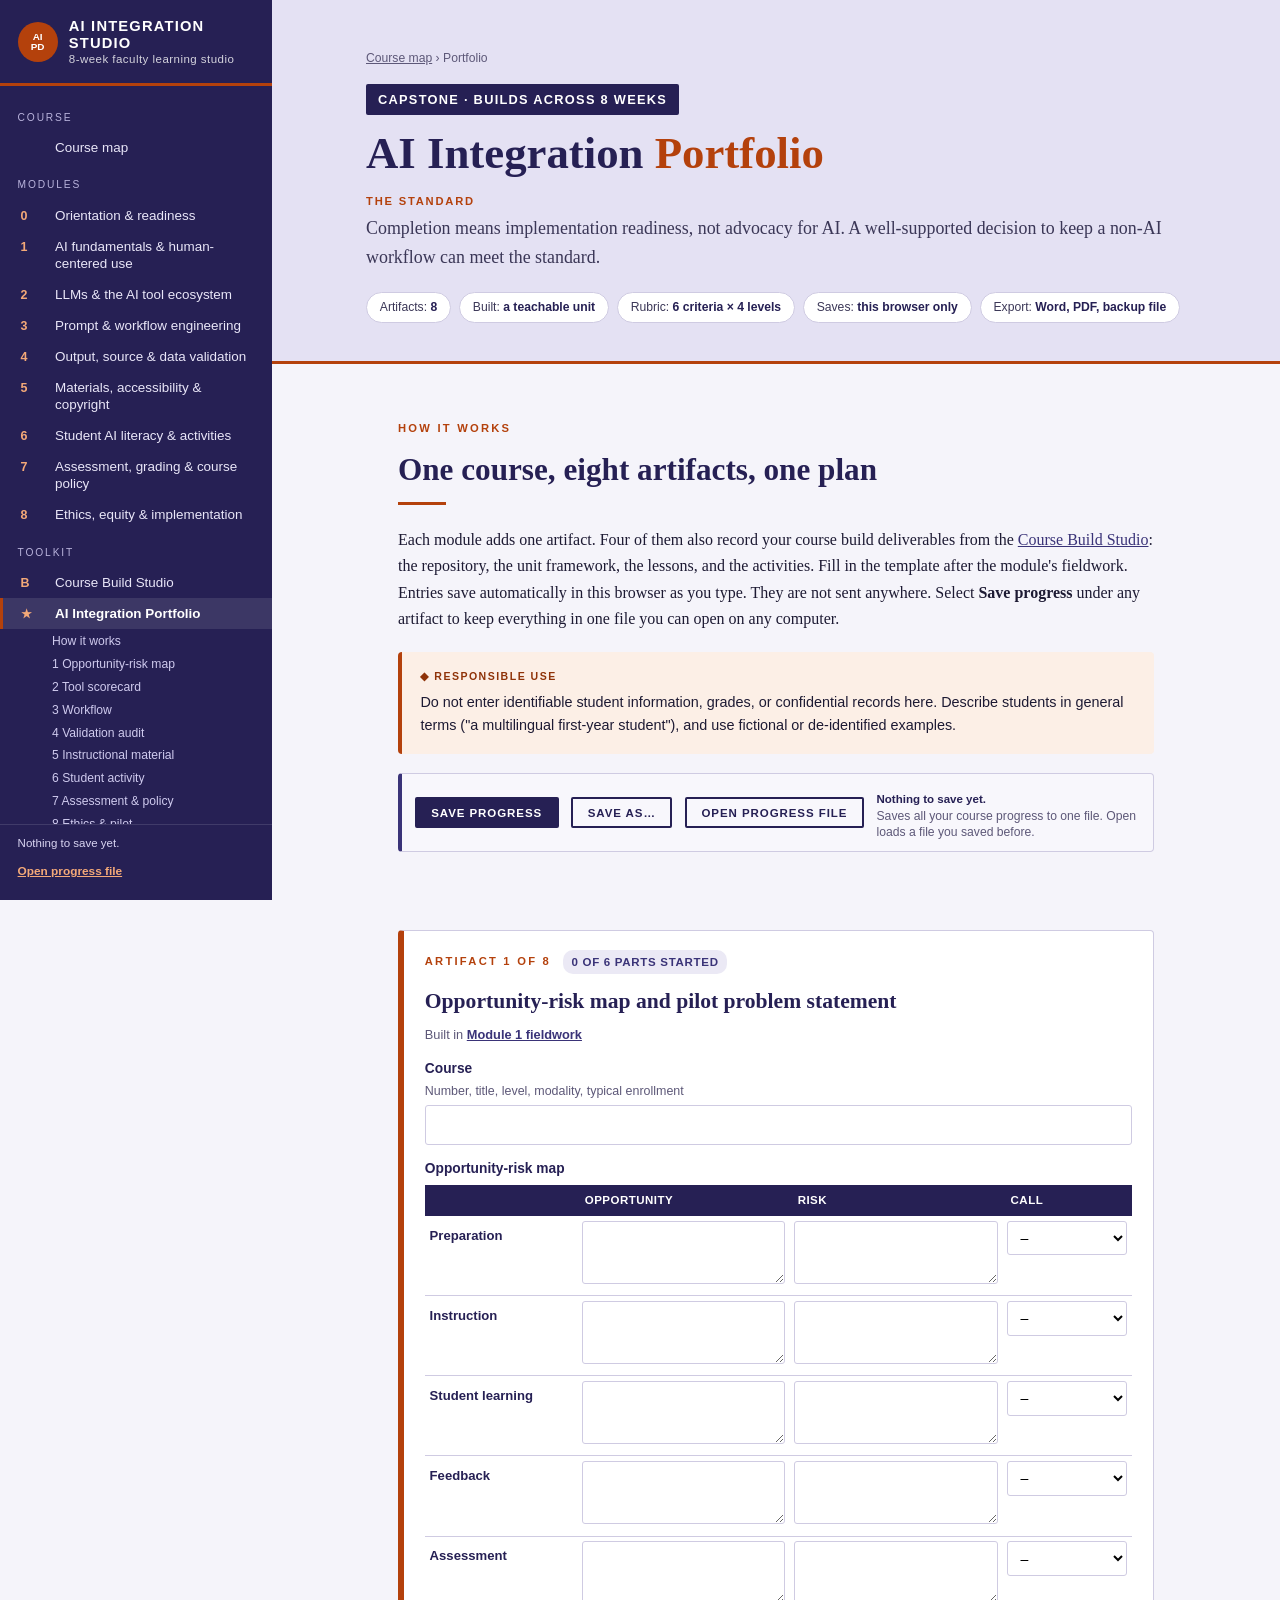
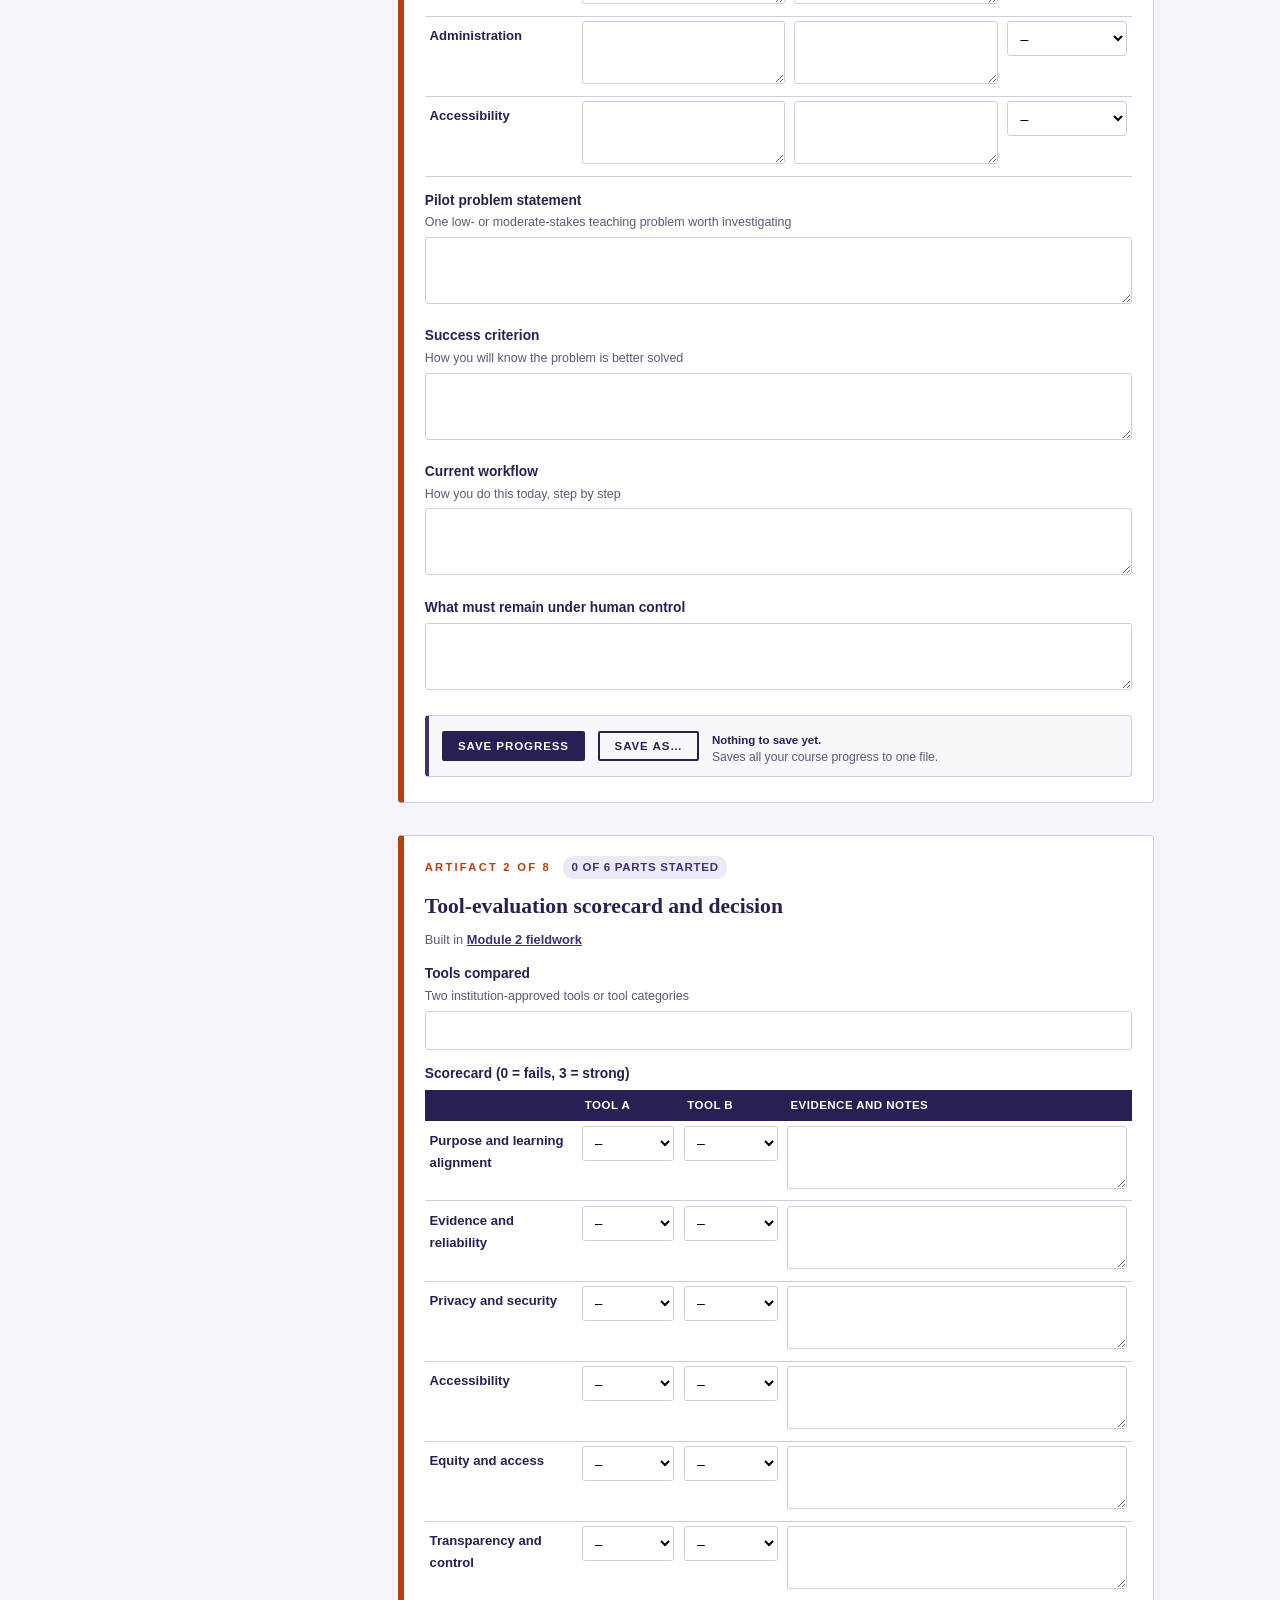
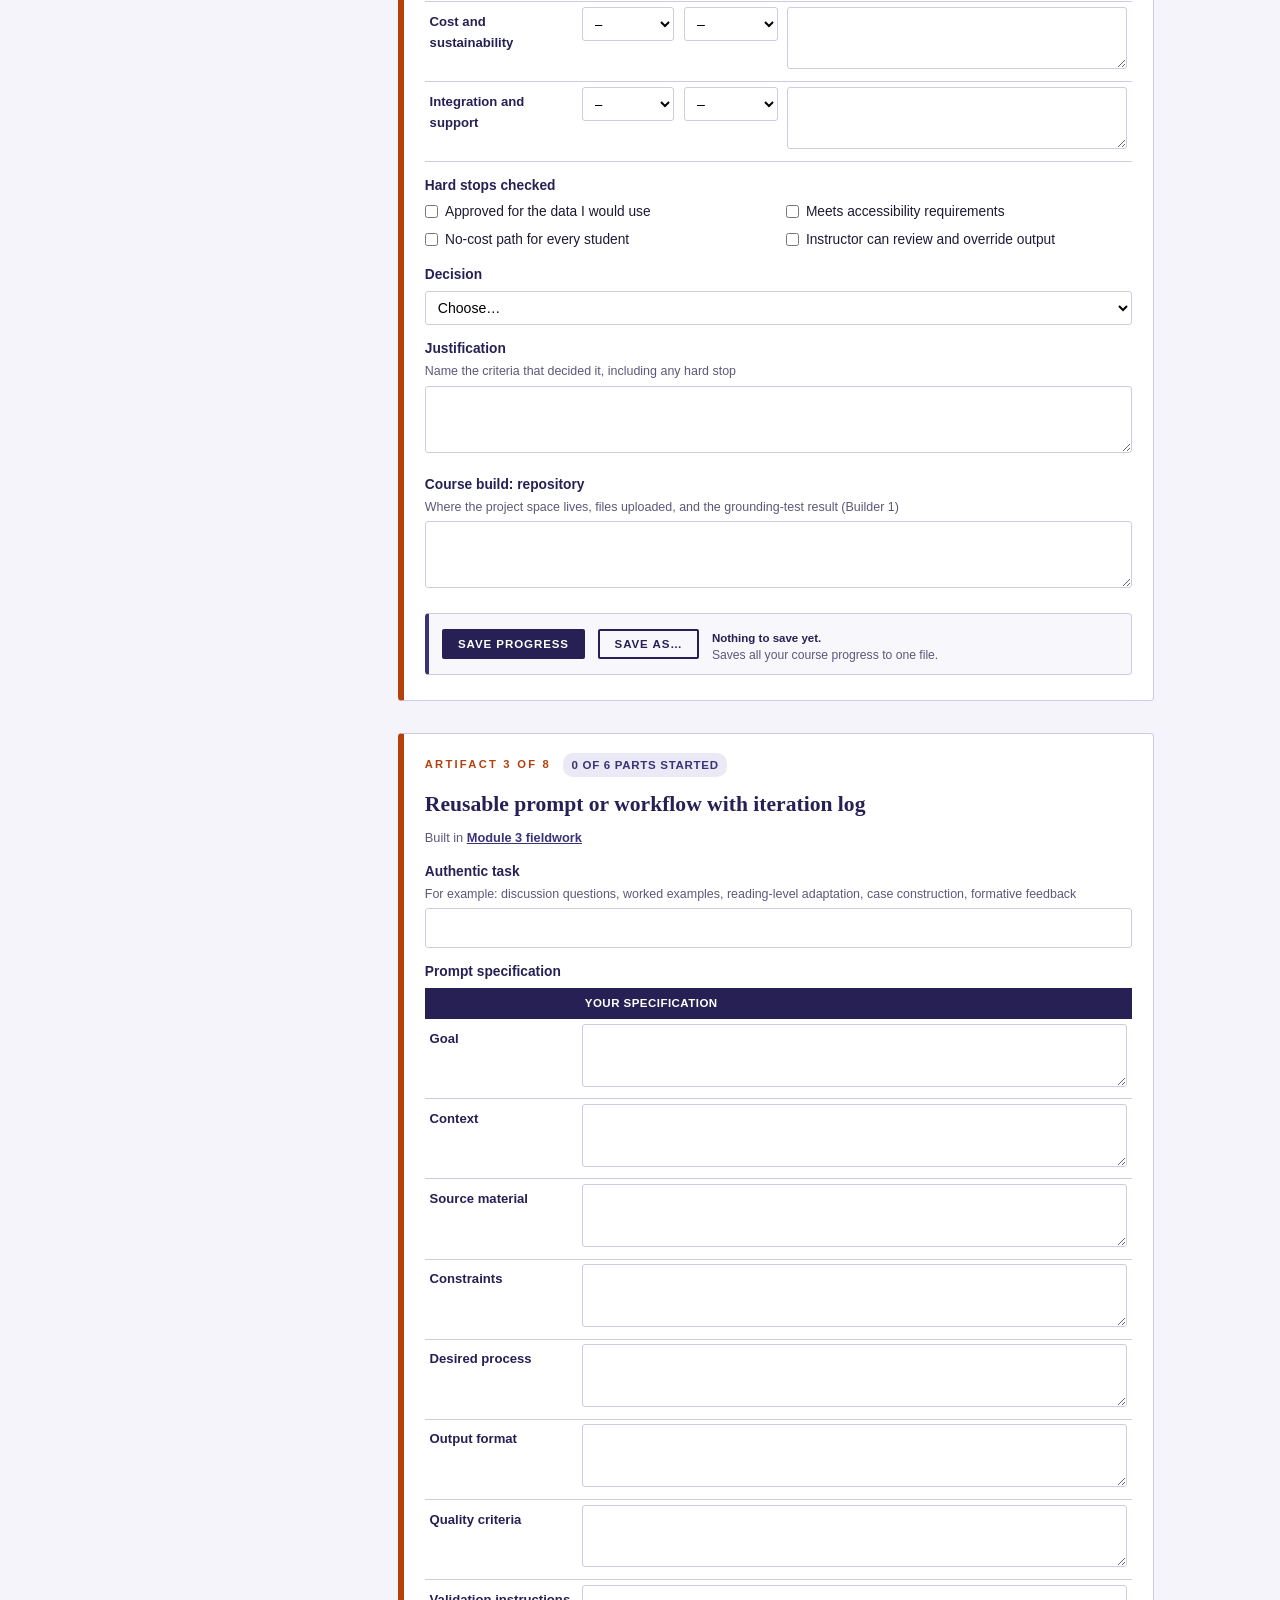
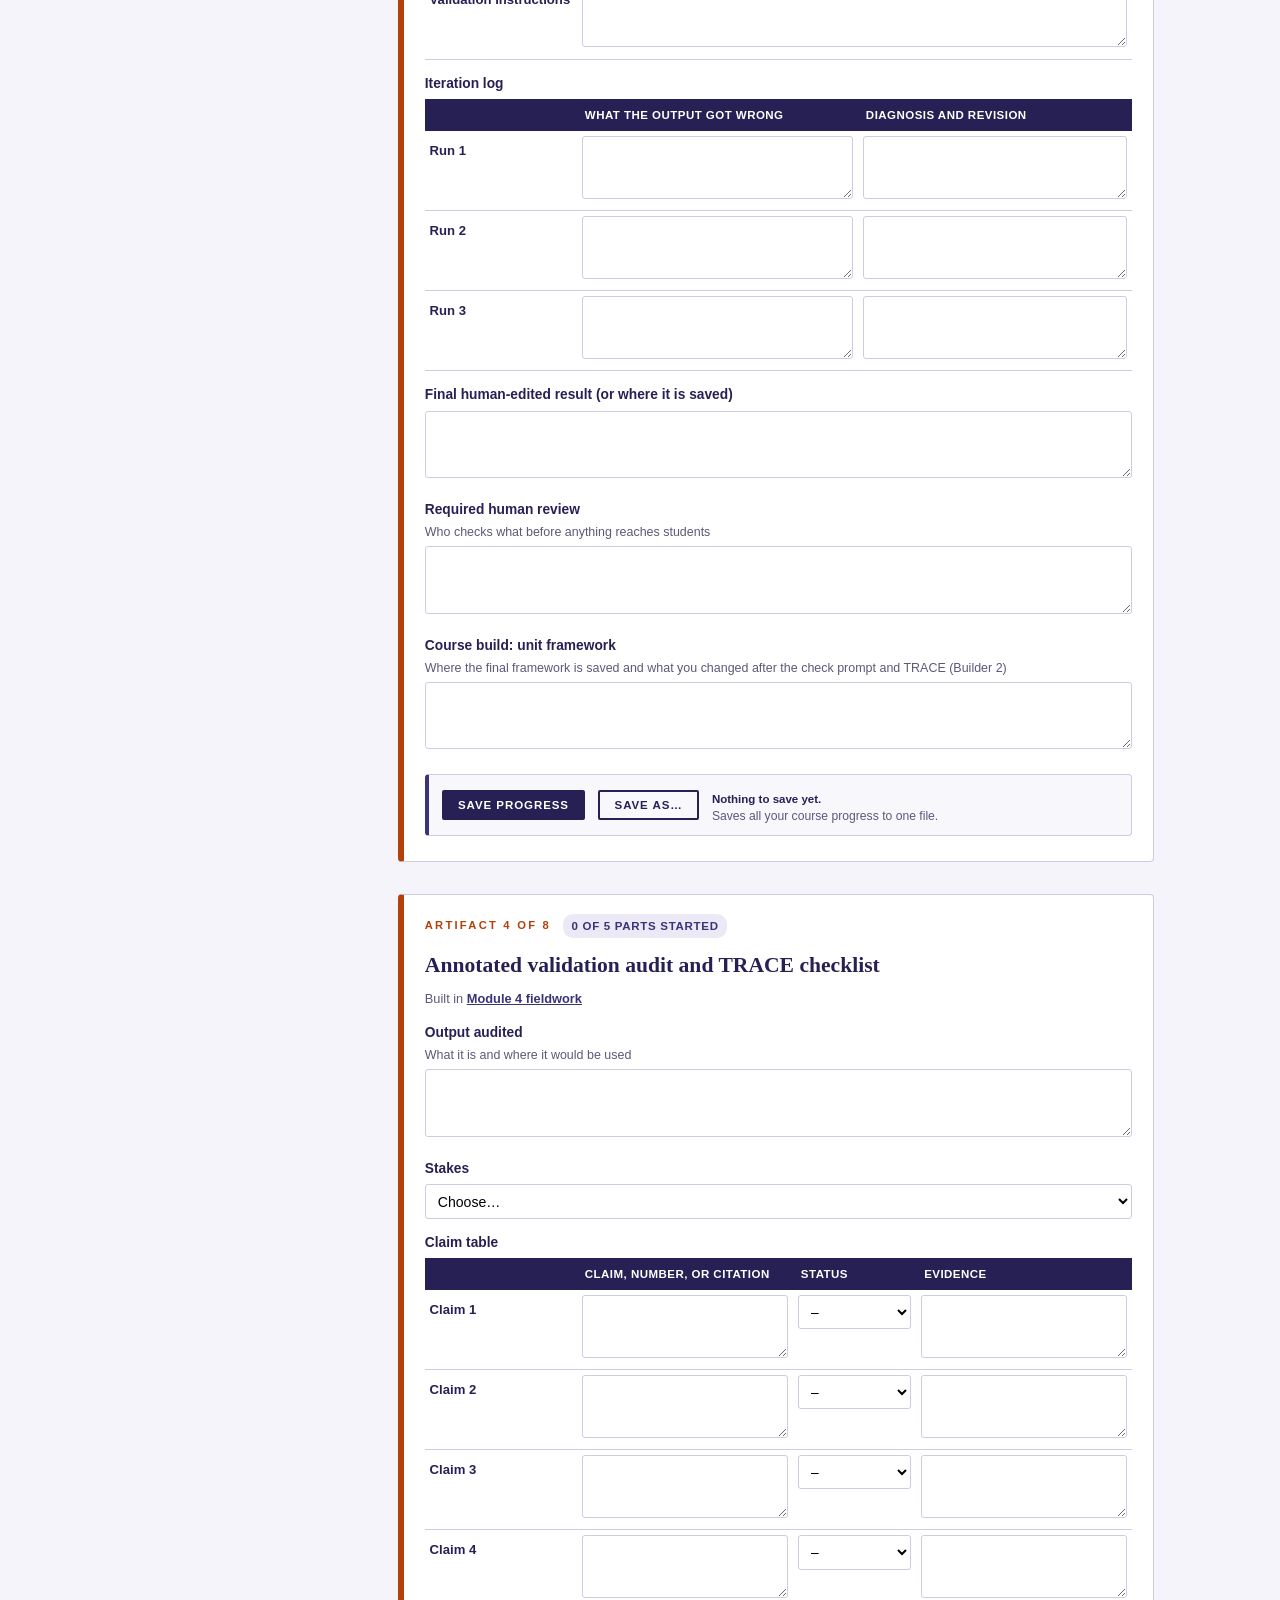
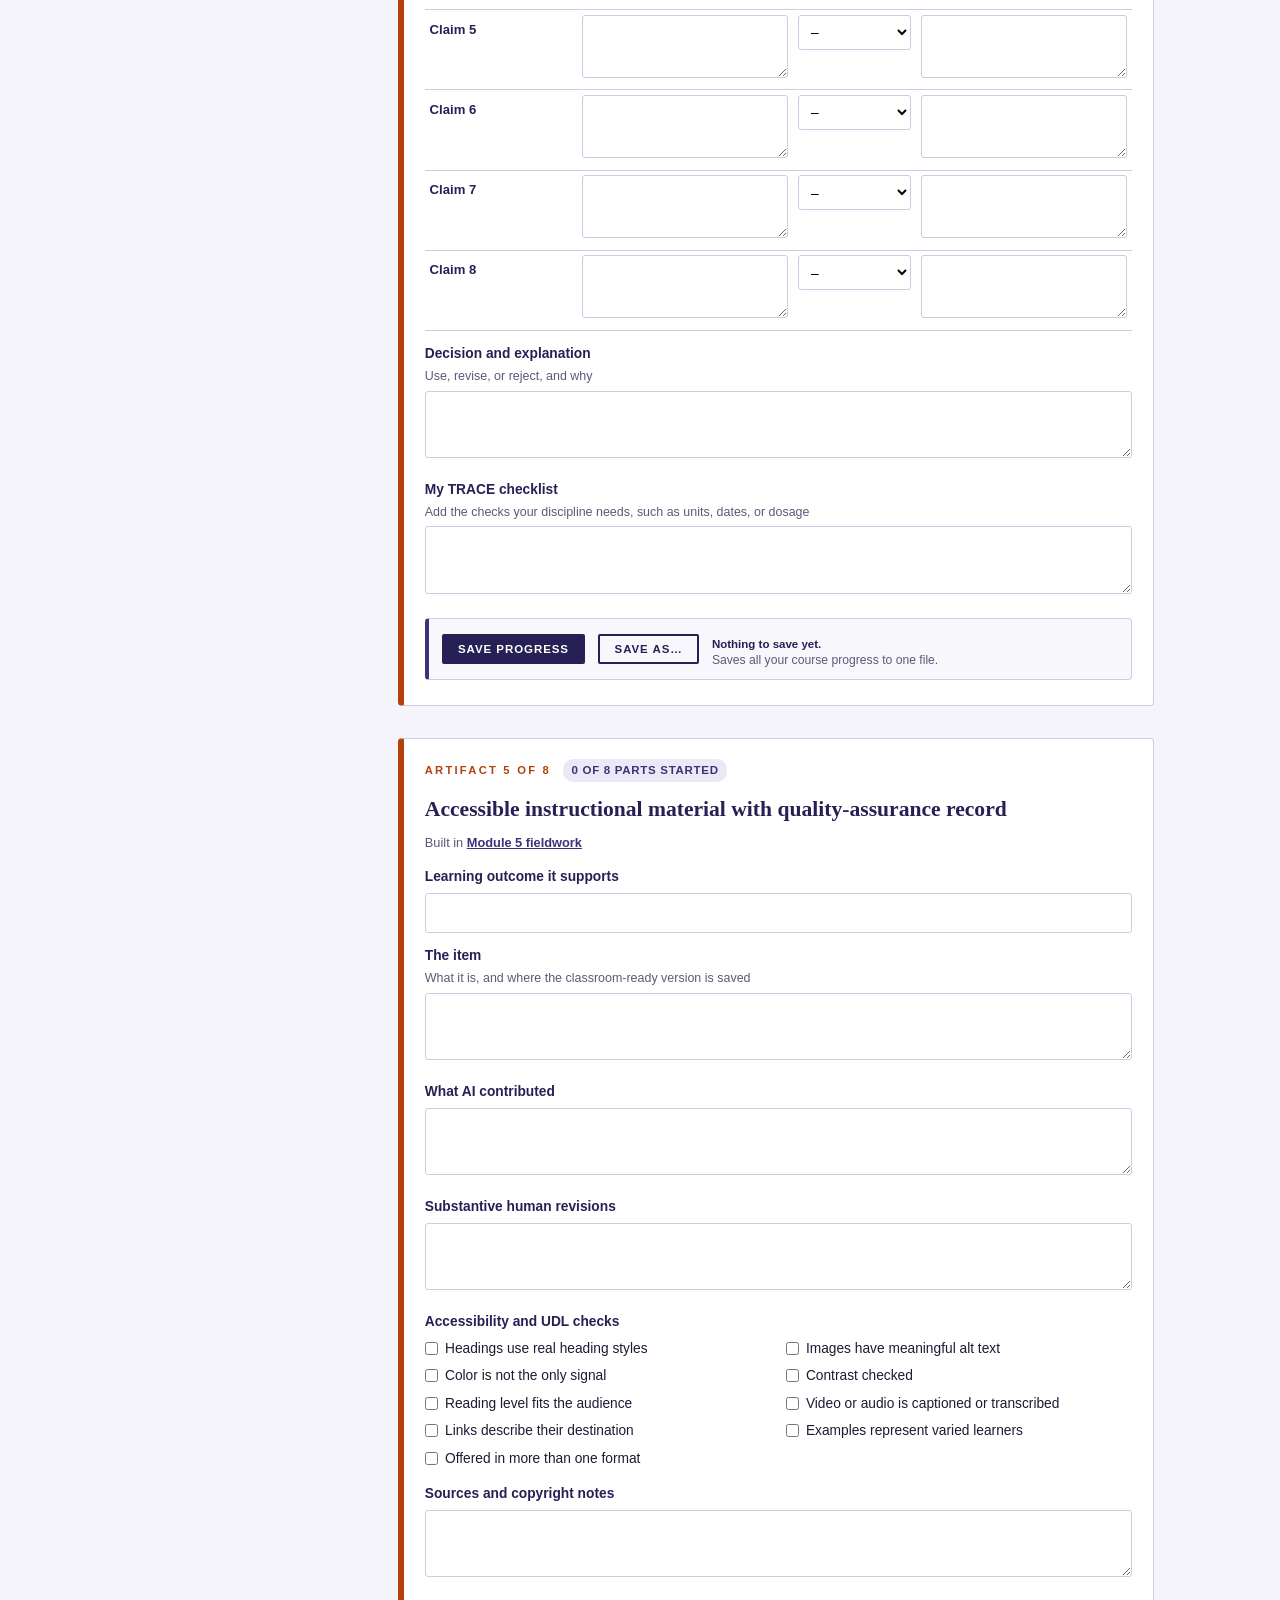
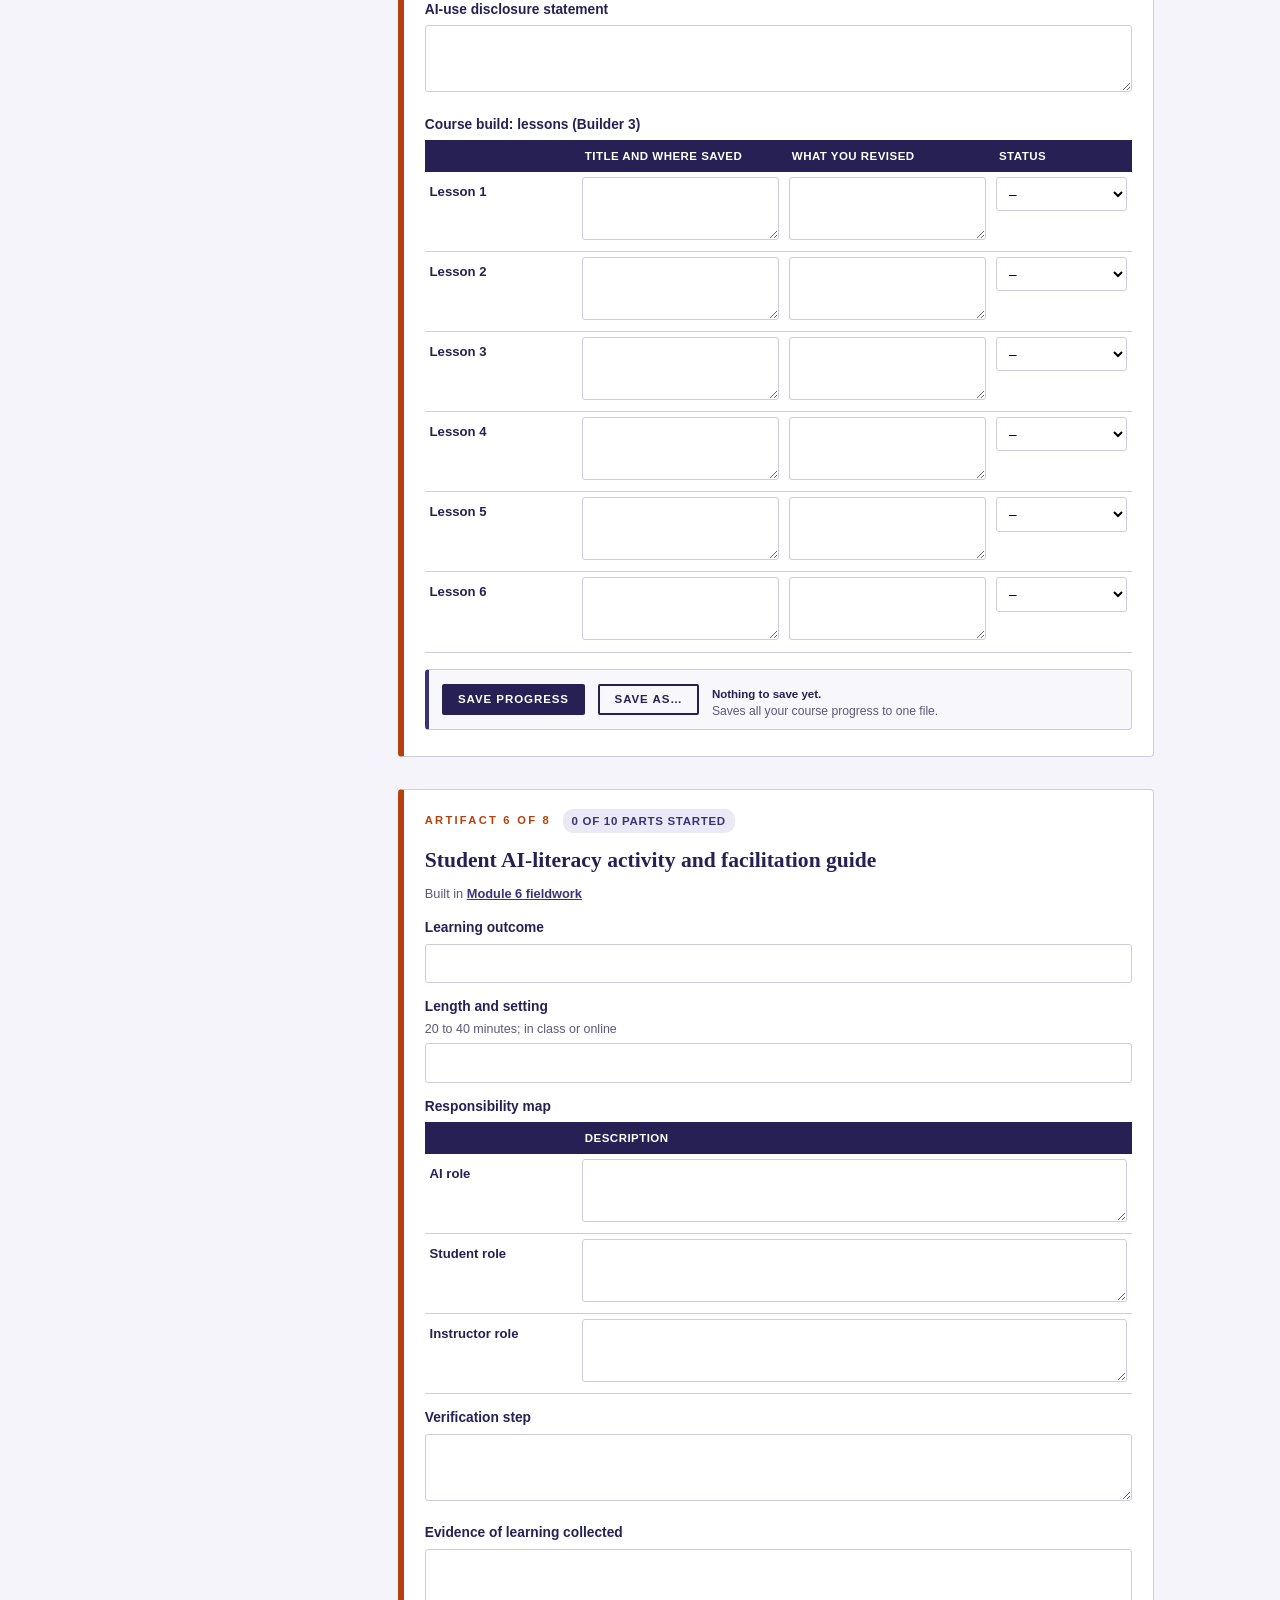
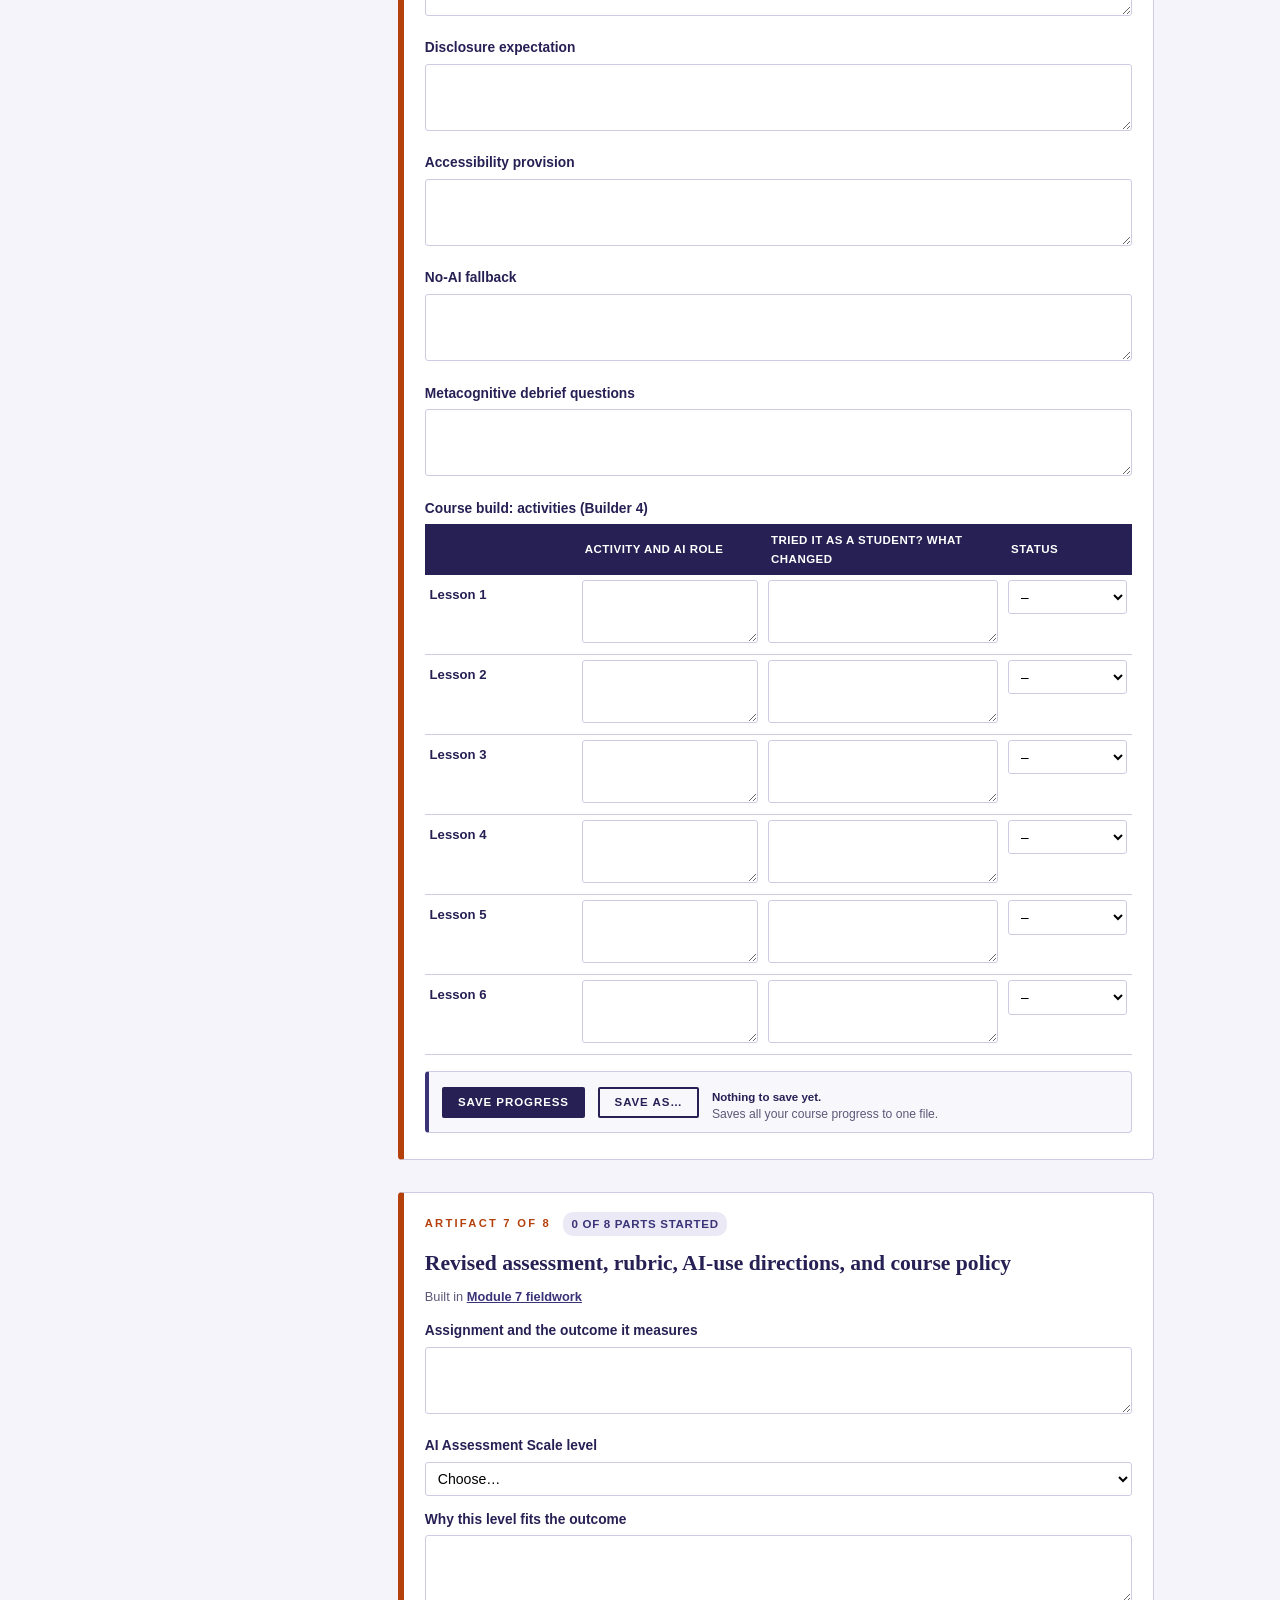
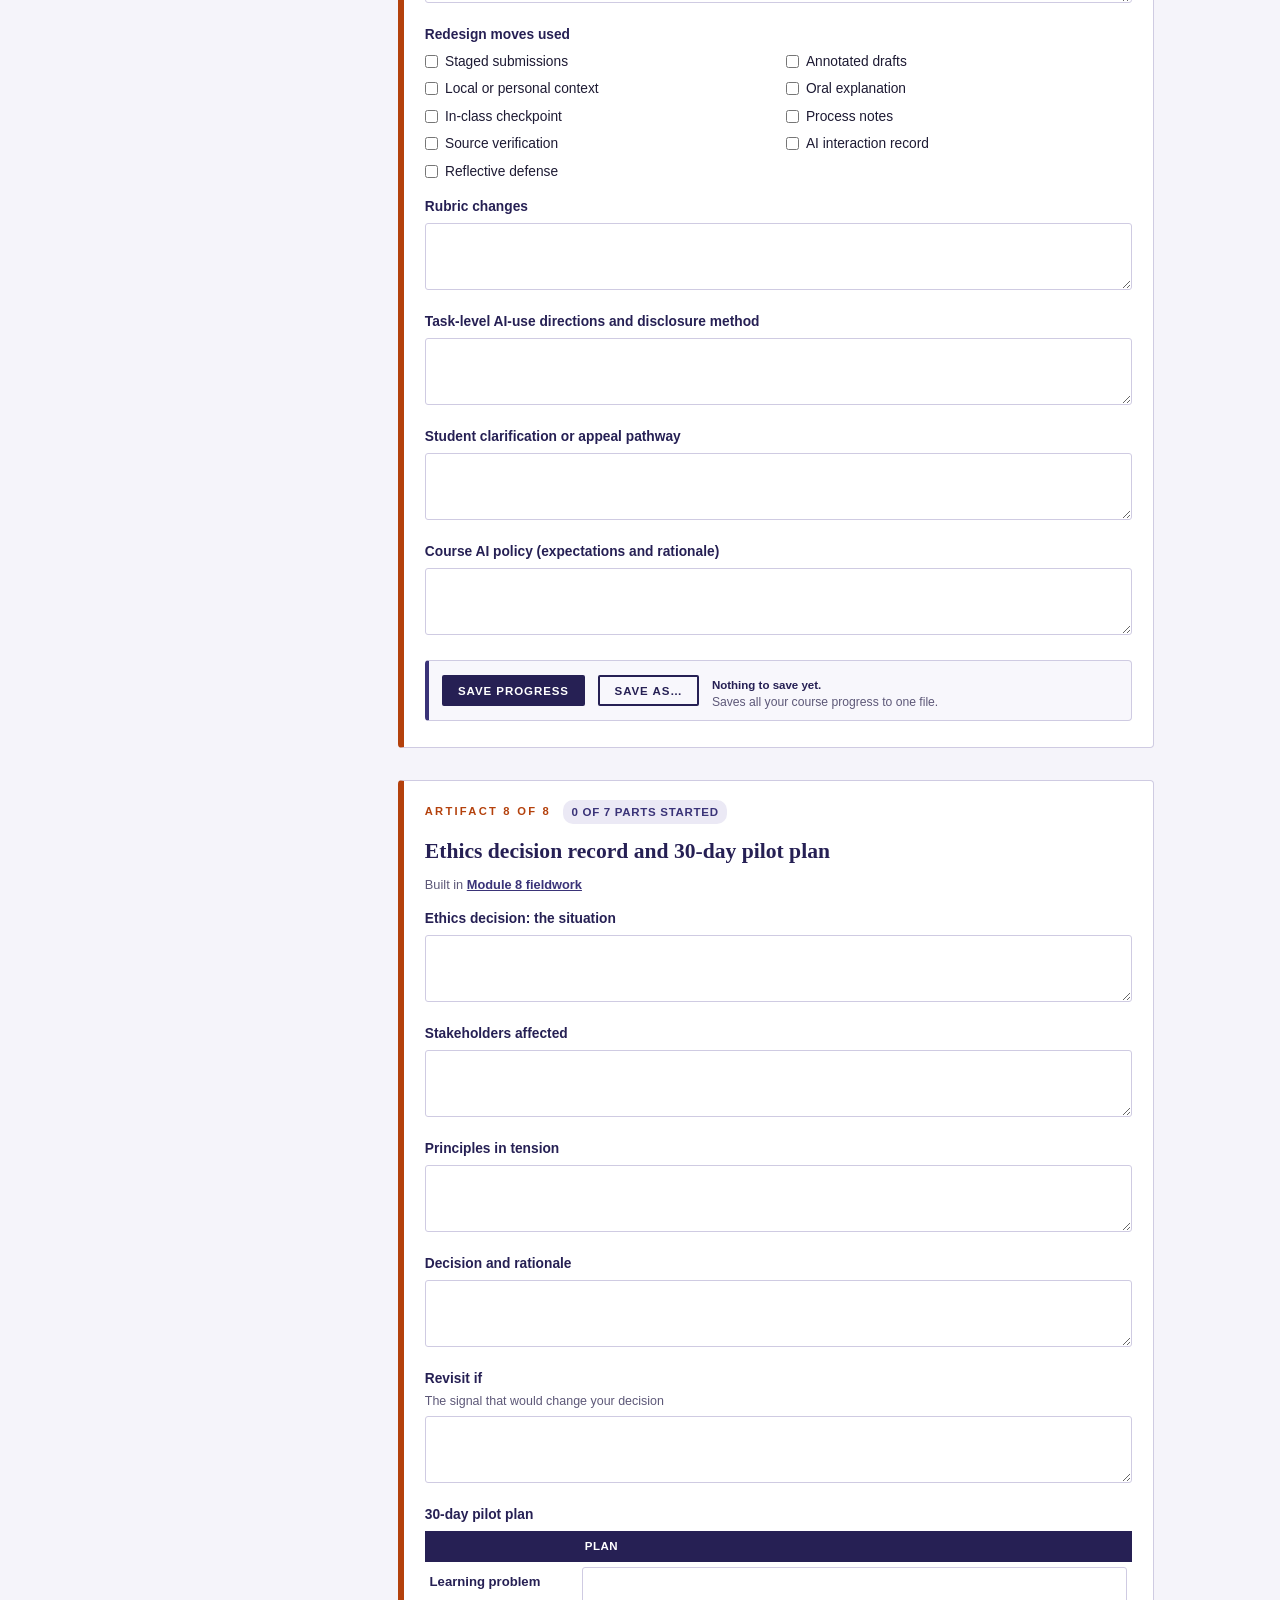
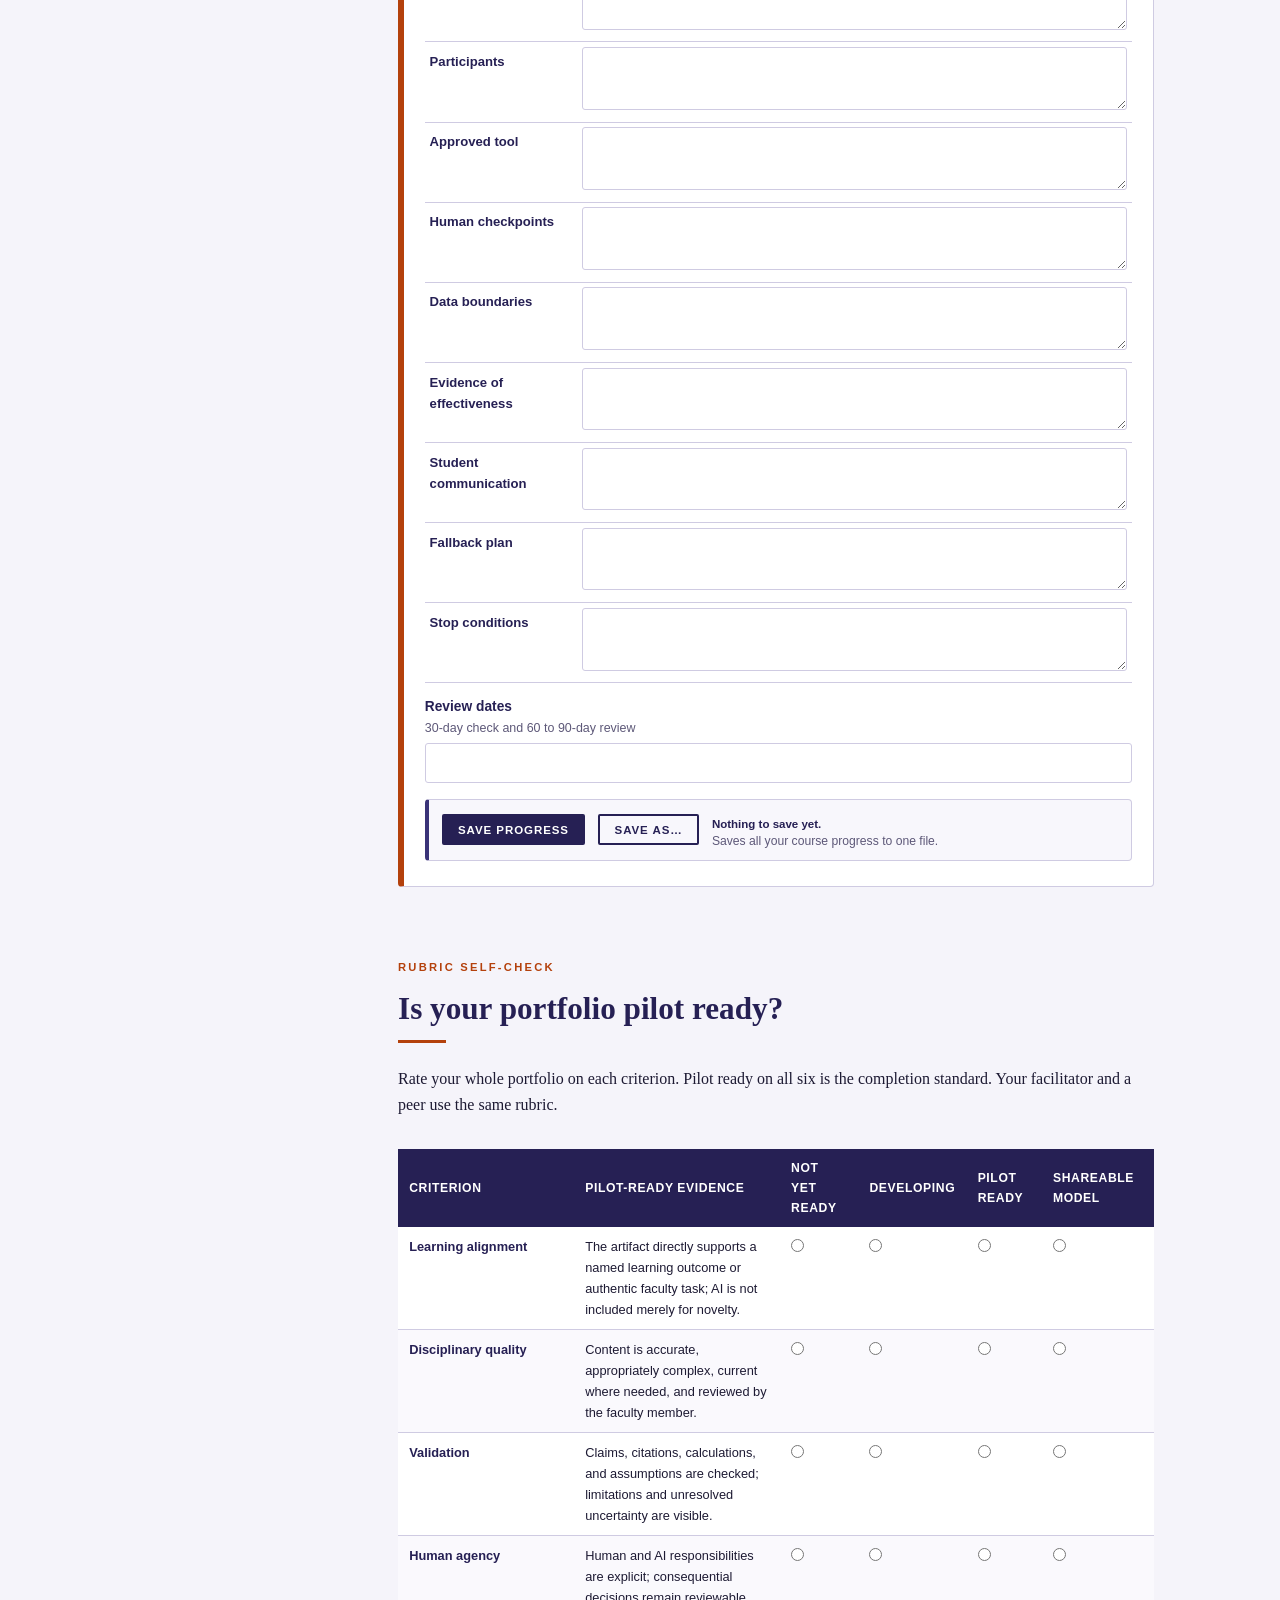
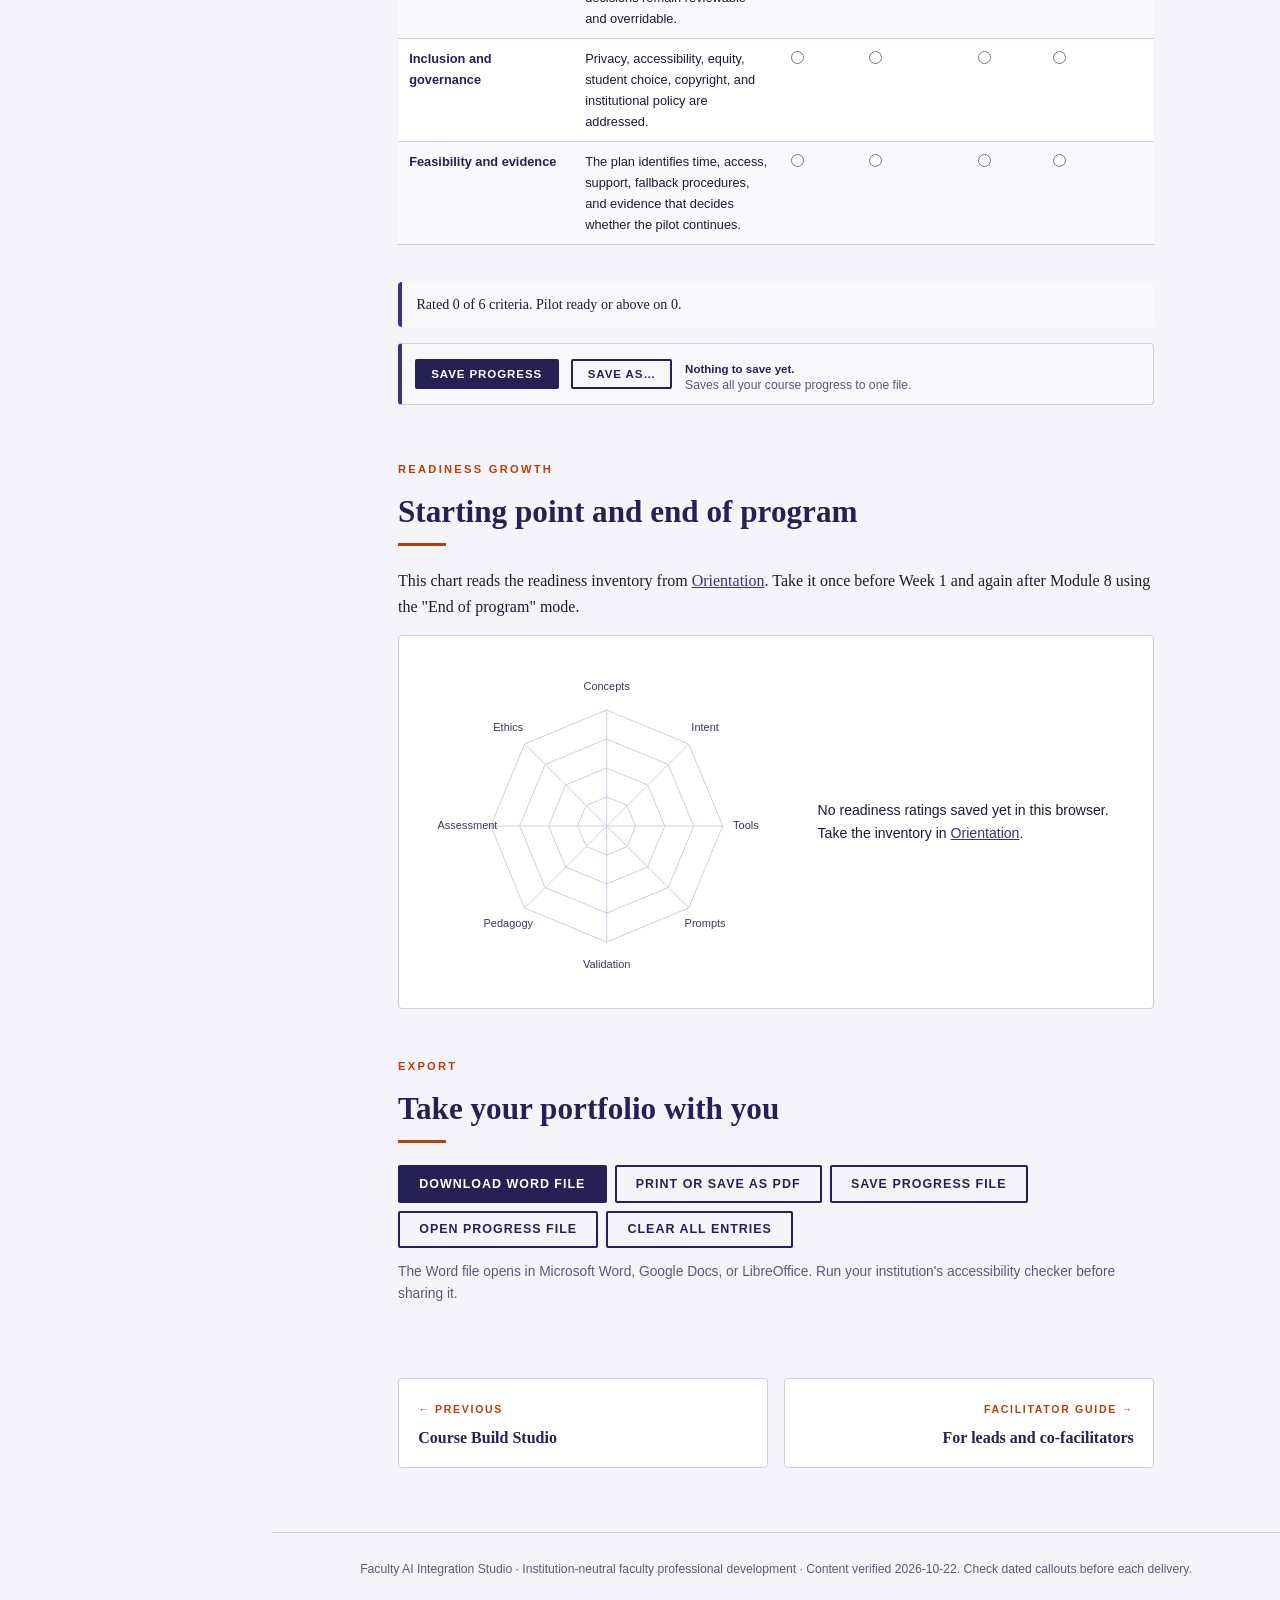
<file: portfolio.html>
<!DOCTYPE html>
<html lang="en">
<head>
<meta charset="UTF-8">
<meta name="viewport" content="width=device-width, initial-scale=1.0">
<title>AI Integration Portfolio | Faculty AI Integration Studio</title>
<meta name="description" content="Eight artifact templates, a rubric self-check, and a readiness comparison. Your entries save in this browser and export to Word or PDF.">
<link rel="stylesheet" href="fai.css">
<style>
.pf-art { background: var(--card); border: 1px solid var(--border); border-left: 6px solid var(--accent); border-radius: 4px; padding: 1.2rem 1.3rem; margin: 2rem 0; }
.pf-art h2 { font-size: 1.35rem; color: var(--ink); margin: .2rem 0 .3rem; }
.pf-art .pf-from { font-family: var(--sans); font-size: .8rem; color: var(--muted); margin-bottom: .8rem; }
.pf-art .pf-from a { font-weight: 700; }
.pf-meter { display: inline-block; font-family: var(--sans); font-size: .72rem; font-weight: 700; letter-spacing: .06em; text-transform: uppercase; padding: .15rem .55rem; border-radius: 10px; background: var(--alt); color: var(--ink-mid); margin-left: .4rem; vertical-align: middle; }
.pf-meter.full { background: var(--correct-bg); color: var(--correct); }
.pf-f { margin: .8rem 0; font-family: var(--sans); }
.pf-f > label, .pf-f > .pf-l { display: block; font-weight: 700; font-size: .86rem; color: var(--ink); margin-bottom: .25rem; }
.pf-f .pf-h { display: block; font-weight: 400; font-size: .78rem; color: var(--muted); }
.pf-f input[type=text], .pf-f textarea, .pf-f select, .pf-tbl input, .pf-tbl select, .pf-tbl textarea { width: 100%; font: inherit; font-size: .88rem; padding: .45rem .5rem; border: 1px solid var(--border); border-radius: 3px; background: #fff; }
.pf-f textarea { min-height: 4.2rem; resize: vertical; }
.pf-tbl { width: 100%; border-collapse: collapse; font-family: var(--sans); font-size: .82rem; }
.pf-tbl th { background: var(--ink); color: #fff; text-align: left; padding: .4rem .5rem; font-size: .72rem; letter-spacing: .04em; text-transform: uppercase; }
.pf-tbl td { border-bottom: 1px solid var(--border); padding: .3rem; vertical-align: top; }
.pf-tbl td.rl { font-weight: 700; color: var(--ink); width: 9.5rem; padding-top: .55rem; }
.pf-tbl textarea { min-height: 2.6rem; }
.pf-checks { display: grid; grid-template-columns: repeat(auto-fill, minmax(230px, 1fr)); gap: .3rem .9rem; }
.pf-checks label { font-size: .86rem; display: flex; gap: .45rem; align-items: flex-start; font-weight: 400; color: var(--text); }
.pf-checks input { margin-top: .25rem; accent-color: var(--ink); }
.pf-status { font-family: var(--sans); font-size: .84rem; color: var(--correct); min-height: 1.2em; }
.pf-rub td, .pf-rub th { font-size: .8rem; }
.pf-rub td:first-child { font-weight: 700; color: var(--ink); width: 11rem; }
.pf-rub label { display: flex; gap: .35rem; align-items: flex-start; cursor: pointer; }
.pf-rub input { margin-top: .2rem; accent-color: var(--ink); }
.pf-growth { display: grid; grid-template-columns: minmax(0, 1.2fr) minmax(0, 1fr); gap: 1.2rem; align-items: center; background: var(--card); border: 1px solid var(--border); border-radius: 4px; padding: 1rem; font-family: var(--sans); font-size: .88rem; }
.pf-growth canvas { width: 100%; height: 340px; }
.pf-key { display: inline-flex; align-items: center; gap: .35rem; margin-right: 1rem; font-weight: 700; }
.pf-key i { width: 22px; height: 0; border-top: 3px solid; display: inline-block; }
@media (max-width: 720px) { .pf-growth { grid-template-columns: 1fr; } .pf-tbl td.rl { width: auto; } }
@media print { .pf-art { break-inside: avoid-page; border-left-width: 3px; } .pf-f textarea { min-height: 0; border: 0; padding: 0; } #export, .pf-status { display: none; } }
</style>
</head>
<body>
<a class="skip" href="#main">Skip to content</a>
<button class="menu-btn" type="button" aria-expanded="false" aria-label="Open course menu">☰ Menu</button>
<nav class="side" aria-label="Course navigation"><a class="side-brand" href="index.html"><span class="side-seal">AI<br>PD</span><span class="side-title">AI Integration Studio<small>8-week faculty learning studio</small></span></a><nav aria-label="Pages"><ul></ul><div class="side-group">Course</div><ul><li><a class="nl" href="index.html"><span class="nn"></span><span>Course map</span></a></li></ul><div class="side-group">Modules</div><ul><li><a class="nl" href="lesson00.html"><span class="nn">0</span><span>Orientation & readiness</span></a></li><li><a class="nl" href="lesson01.html"><span class="nn">1</span><span>AI fundamentals & human-centered use</span></a></li><li><a class="nl" href="lesson02.html"><span class="nn">2</span><span>LLMs & the AI tool ecosystem</span></a></li><li><a class="nl" href="lesson03.html"><span class="nn">3</span><span>Prompt & workflow engineering</span></a></li><li><a class="nl" href="lesson04.html"><span class="nn">4</span><span>Output, source & data validation</span></a></li><li><a class="nl" href="lesson05.html"><span class="nn">5</span><span>Materials, accessibility & copyright</span></a></li><li><a class="nl" href="lesson06.html"><span class="nn">6</span><span>Student AI literacy & activities</span></a></li><li><a class="nl" href="lesson07.html"><span class="nn">7</span><span>Assessment, grading & course policy</span></a></li><li><a class="nl" href="lesson08.html"><span class="nn">8</span><span>Ethics, equity & implementation</span></a></li></ul><div class="side-group">Toolkit</div><ul><li><a class="nl" href="builders.html"><span class="nn">B</span><span>Course Build Studio</span></a></li><li><a class="nl" href="portfolio.html" aria-current="page"><span class="nn">★</span><span>AI Integration Portfolio</span></a><div class="toc"><a href="#how">How it works</a><a href="#a1">1 Opportunity-risk map</a><a href="#a2">2 Tool scorecard</a><a href="#a3">3 Workflow</a><a href="#a4">4 Validation audit</a><a href="#a5">5 Instructional material</a><a href="#a6">6 Student activity</a><a href="#a7">7 Assessment & policy</a><a href="#a8">8 Ethics & pilot</a><a href="#rubric">Rubric self-check</a><a href="#growth">Readiness growth</a><a href="#export">Export</a></div></li><li><a class="nl" href="facilitator.html"><span class="nn">F</span><span>Facilitator guide</span></a></li><li><a class="nl" href="resources.html"><span class="nn">R</span><span>Resource kit & sources</span></a></li></ul></nav><div class="side-prog" data-prog-box role="status"><span class="sp-status"></span><button type="button" class="sp-link" data-prog="open">Open progress file</button><input type="file" accept=".json,application/json" class="sr" data-prog-input tabindex="-1" aria-hidden="true"></div></nav>
<div class="page">

<header class="lesson-hero"><div class="lesson-hero-inner">
<p class="crumb"><a href="index.html">Course map</a> &rsaquo; <span>Portfolio</span></p>
<span class="badge-lg">Capstone · builds across 8 weeks</span>
<h1>AI Integration <span>Portfolio</span></h1>
<p class="lede"><span class="dq">The standard</span>Completion means implementation readiness, not advocacy for AI. A well-supported decision to keep a non-AI workflow can meet the standard.</p>
<div class="chips"><span class="chip">Artifacts: <strong>8</strong></span><span class="chip">Built: <strong>a teachable unit</strong></span><span class="chip">Rubric: <strong>6 criteria × 4 levels</strong></span><span class="chip">Saves: <strong>this browser only</strong></span><span class="chip">Export: <strong>Word, PDF, backup file</strong></span></div>
</div></header>
<main class="wrap" id="main">
<section class="block" id="how"><p class="eyebrow">How it works</p><h2 class="h2">One course, eight artifacts, one plan</h2><div class="rule"></div>
<p>Each module adds one artifact. Four of them also record your course build deliverables from the <a href="builders.html">Course Build Studio</a>: the repository, the unit framework, the lessons, and the activities. Fill in the template after the module's fieldwork. Entries save automatically in this browser as you type. They are not sent anywhere. Select <b>Save progress</b> under any artifact to keep everything in one file you can open on any computer.</p>
<div class="callout guard"><b class="lbl">Responsible use</b><p>Do not enter identifiable student information, grades, or confidential records here. Describe students in general terms ("a multilingual first-year student"), and use fictional or de-identified examples.</p></div>
<div data-save-strip="open"></div>
<p class="pf-status" id="pf-status" aria-live="polite"></p>
</section>
<div id="pf-forms"></div>
<section class="block" id="rubric"><p class="eyebrow">Rubric self-check</p><h2 class="h2">Is your portfolio pilot ready?</h2><div class="rule"></div>
<p>Rate your whole portfolio on each criterion. Pilot ready on all six is the completion standard. Your facilitator and a peer use the same rubric.</p>
<div class="tscroll"><table class="t pf-rub" id="pf-rub"></table></div>
<div class="iw-result" id="pf-rub-res" aria-live="polite">Choose a level for each criterion.</div>
<div data-save-strip></div>
</section>
<section class="block" id="growth"><p class="eyebrow">Readiness growth</p><h2 class="h2">Starting point and end of program</h2><div class="rule"></div>
<p>This chart reads the readiness inventory from <a href="lesson00.html">Orientation</a>. Take it once before Week 1 and again after Module 8 using the "End of program" mode.</p>
<div class="pf-growth"><canvas id="pf-radar" height="340" aria-label="Radar chart comparing starting and end-of-program readiness ratings" role="img"></canvas><div id="pf-growth-txt"></div></div>
</section>
<section class="block" id="export"><p class="eyebrow">Export</p><h2 class="h2">Take your portfolio with you</h2><div class="rule"></div>
<div class="iw-row"><button class="btn" type="button" id="pf-doc">Download Word file</button><button class="btn sec" type="button" onclick="window.print()">Print or save as PDF</button><button class="btn sec" type="button" id="pf-json">Save progress file</button><button class="btn sec" type="button" id="pf-import">Open progress file</button><button class="btn sec" type="button" id="pf-clear">Clear all entries</button></div>
<p style="margin-top:.8rem;font-family:var(--sans);font-size:.86rem;color:var(--muted)">The Word file opens in Microsoft Word, Google Docs, or LibreOffice. Run your institution's accessibility checker before sharing it.</p>
</section>
<nav class="pager" aria-label="Pager"><a href="builders.html"><span class="dir">← Previous</span><span class="nm">Course Build Studio</span></a><a class="next" href="facilitator.html"><span class="dir">Facilitator guide →</span><span class="nm">For leads and co-facilitators</span></a></nav>
</main>

<footer class="foot">Faculty AI Integration Studio · Institution-neutral faculty professional development · Content verified 2026-10-22. Check dated callouts before each delivery.</footer>
</div>
<script src="fai.js"></script>
<script>
(function () {
  var AREAS = ['Preparation', 'Instruction', 'Student learning', 'Feedback', 'Assessment', 'Administration', 'Accessibility'];
  var CRIT = ['Purpose and learning alignment', 'Evidence and reliability', 'Privacy and security', 'Accessibility', 'Equity and access', 'Transparency and control', 'Cost and sustainability', 'Integration and support'];
  var A = [
    { id: 'a1', m: 1, t: 'Opportunity-risk map and pilot problem statement', f: [
      { k: 'course', l: 'Course', h: 'Number, title, level, modality, typical enrollment', type: 'text' },
      { k: 'map', l: 'Opportunity-risk map', type: 'table', rows: AREAS, cols: [['opp', 'Opportunity', 'area'], ['risk', 'Risk', 'area'], ['call', 'Call', ['', 'Explore', 'Watch', 'Keep human']]] },
      { k: 'problem', l: 'Pilot problem statement', h: 'One low- or moderate-stakes teaching problem worth investigating', type: 'area' },
      { k: 'success', l: 'Success criterion', h: 'How you will know the problem is better solved', type: 'area' },
      { k: 'workflow', l: 'Current workflow', h: 'How you do this today, step by step', type: 'area' },
      { k: 'human', l: 'What must remain under human control', type: 'area' } ] },
    { id: 'a2', m: 2, t: 'Tool-evaluation scorecard and decision', f: [
      { k: 'tools', l: 'Tools compared', h: 'Two institution-approved tools or tool categories', type: 'text' },
      { k: 'score', l: 'Scorecard (0 = fails, 3 = strong)', type: 'table', rows: CRIT, cols: [['a', 'Tool A', ['', '0', '1', '2', '3']], ['b', 'Tool B', ['', '0', '1', '2', '3']], ['note', 'Evidence and notes', 'area']] },
      { k: 'stops', l: 'Hard stops checked', type: 'checks', opts: ['Approved for the data I would use', 'Meets accessibility requirements', 'No-cost path for every student', 'Instructor can review and override output'] },
      { k: 'decision', l: 'Decision', type: 'select', opts: ['', 'Use', 'Pilot cautiously', 'Reject'] },
      { k: 'why', l: 'Justification', h: 'Name the criteria that decided it, including any hard stop', type: 'area' },
      { k: 'repo', l: 'Course build: repository', h: 'Where the project space lives, files uploaded, and the grounding-test result (Builder 1)', type: 'area' } ] },
    { id: 'a3', m: 3, t: 'Reusable prompt or workflow with iteration log', f: [
      { k: 'task', l: 'Authentic task', h: 'For example: discussion questions, worked examples, reading-level adaptation, case construction, formative feedback', type: 'text' },
      { k: 'spec', l: 'Prompt specification', type: 'table', rows: ['Goal', 'Context', 'Source material', 'Constraints', 'Desired process', 'Output format', 'Quality criteria', 'Validation instructions'], cols: [['v', 'Your specification', 'area']] },
      { k: 'log', l: 'Iteration log', type: 'table', rows: ['Run 1', 'Run 2', 'Run 3'], cols: [['out', 'What the output got wrong', 'area'], ['fix', 'Diagnosis and revision', 'area']] },
      { k: 'final', l: 'Final human-edited result (or where it is saved)', type: 'area' },
      { k: 'review', l: 'Required human review', h: 'Who checks what before anything reaches students', type: 'area' },
      { k: 'frame', l: 'Course build: unit framework', h: 'Where the final framework is saved and what you changed after the check prompt and TRACE (Builder 2)', type: 'area' } ] },
    { id: 'a4', m: 4, t: 'Annotated validation audit and TRACE checklist', f: [
      { k: 'output', l: 'Output audited', h: 'What it is and where it would be used', type: 'area' },
      { k: 'stakes', l: 'Stakes', type: 'select', opts: ['', 'Low', 'Moderate', 'High'] },
      { k: 'claims', l: 'Claim table', type: 'table', rows: ['Claim 1', 'Claim 2', 'Claim 3', 'Claim 4', 'Claim 5', 'Claim 6', 'Claim 7', 'Claim 8'], cols: [['c', 'Claim, number, or citation', 'area'], ['s', 'Status', ['', 'Verified', 'Revised', 'Removed', 'Unresolved']], ['e', 'Evidence', 'area']] },
      { k: 'decision', l: 'Decision and explanation', h: 'Use, revise, or reject, and why', type: 'area' },
      { k: 'trace', l: 'My TRACE checklist', h: 'Add the checks your discipline needs, such as units, dates, or dosage', type: 'area' } ] },
    { id: 'a5', m: 5, t: 'Accessible instructional material with quality-assurance record', f: [
      { k: 'outcome', l: 'Learning outcome it supports', type: 'text' },
      { k: 'item', l: 'The item', h: 'What it is, and where the classroom-ready version is saved', type: 'area' },
      { k: 'ai', l: 'What AI contributed', type: 'area' },
      { k: 'human', l: 'Substantive human revisions', type: 'area' },
      { k: 'a11y', l: 'Accessibility and UDL checks', type: 'checks', opts: ['Headings use real heading styles', 'Images have meaningful alt text', 'Color is not the only signal', 'Contrast checked', 'Reading level fits the audience', 'Video or audio is captioned or transcribed', 'Links describe their destination', 'Examples represent varied learners', 'Offered in more than one format'] },
      { k: 'sources', l: 'Sources and copyright notes', type: 'area' },
      { k: 'disclose', l: 'AI-use disclosure statement', type: 'area' },
      { k: 'lessons', l: 'Course build: lessons (Builder 3)', type: 'table', rows: ['Lesson 1', 'Lesson 2', 'Lesson 3', 'Lesson 4', 'Lesson 5', 'Lesson 6'], cols: [['where', 'Title and where saved', 'area'], ['changed', 'What you revised', 'area'], ['st', 'Status', ['', 'Drafted', 'Checked', 'Revised', 'Ready to teach']]] } ] },
    { id: 'a6', m: 6, t: 'Student AI-literacy activity and facilitation guide', f: [
      { k: 'outcome', l: 'Learning outcome', type: 'text' },
      { k: 'length', l: 'Length and setting', h: '20 to 40 minutes; in class or online', type: 'text' },
      { k: 'roles', l: 'Responsibility map', type: 'table', rows: ['AI role', 'Student role', 'Instructor role'], cols: [['v', 'Description', 'area']] },
      { k: 'verify', l: 'Verification step', type: 'area' },
      { k: 'evidence', l: 'Evidence of learning collected', type: 'area' },
      { k: 'disclose', l: 'Disclosure expectation', type: 'area' },
      { k: 'access', l: 'Accessibility provision', type: 'area' },
      { k: 'noai', l: 'No-AI fallback', type: 'area' },
      { k: 'debrief', l: 'Metacognitive debrief questions', type: 'area' },
      { k: 'acts', l: 'Course build: activities (Builder 4)', type: 'table', rows: ['Lesson 1', 'Lesson 2', 'Lesson 3', 'Lesson 4', 'Lesson 5', 'Lesson 6'], cols: [['what', 'Activity and AI role', 'area'], ['tried', 'Tried it as a student? What changed', 'area'], ['st', 'Status', ['', 'Drafted', 'Checked', 'Revised', 'Ready to teach']]] } ] },
    { id: 'a7', m: 7, t: 'Revised assessment, rubric, AI-use directions, and course policy', f: [
      { k: 'assign', l: 'Assignment and the outcome it measures', type: 'area' },
      { k: 'level', l: 'AI Assessment Scale level', type: 'select', opts: ['', '1 No AI', '2 AI-Assisted Planning', '3 AI-Assisted Task Completion', '4 Full AI', '5 AI Exploration'] },
      { k: 'levelwhy', l: 'Why this level fits the outcome', type: 'area' },
      { k: 'moves', l: 'Redesign moves used', type: 'checks', opts: ['Staged submissions', 'Annotated drafts', 'Local or personal context', 'Oral explanation', 'In-class checkpoint', 'Process notes', 'Source verification', 'AI interaction record', 'Reflective defense'] },
      { k: 'rubric', l: 'Rubric changes', type: 'area' },
      { k: 'task', l: 'Task-level AI-use directions and disclosure method', type: 'area' },
      { k: 'appeal', l: 'Student clarification or appeal pathway', type: 'area' },
      { k: 'policy', l: 'Course AI policy (expectations and rationale)', type: 'area' } ] },
    { id: 'a8', m: 8, t: 'Ethics decision record and 30-day pilot plan', f: [
      { k: 'case', l: 'Ethics decision: the situation', type: 'area' },
      { k: 'stake', l: 'Stakeholders affected', type: 'area' },
      { k: 'tension', l: 'Principles in tension', type: 'area' },
      { k: 'decision', l: 'Decision and rationale', type: 'area' },
      { k: 'revisit', l: 'Revisit if', h: 'The signal that would change your decision', type: 'area' },
      { k: 'pilot', l: '30-day pilot plan', type: 'table', rows: ['Learning problem', 'Participants', 'Approved tool', 'Human checkpoints', 'Data boundaries', 'Evidence of effectiveness', 'Student communication', 'Fallback plan', 'Stop conditions'], cols: [['v', 'Plan', 'area']] },
      { k: 'dates', l: 'Review dates', h: '30-day check and 60 to 90-day review', type: 'text' } ] }
  ];
  var RUB = [
    ['Learning alignment', 'The artifact directly supports a named learning outcome or authentic faculty task; AI is not included merely for novelty.'],
    ['Disciplinary quality', 'Content is accurate, appropriately complex, current where needed, and reviewed by the faculty member.'],
    ['Validation', 'Claims, citations, calculations, and assumptions are checked; limitations and unresolved uncertainty are visible.'],
    ['Human agency', 'Human and AI responsibilities are explicit; consequential decisions remain reviewable and overridable.'],
    ['Inclusion and governance', 'Privacy, accessibility, equity, student choice, copyright, and institutional policy are addressed.'],
    ['Feasibility and evidence', 'The plan identifies time, access, support, fallback procedures, and evidence that decides whether the pilot continues.']
  ];
  var LV = ['Not yet ready', 'Developing', 'Pilot ready', 'Shareable model'];
  var CAPS = ['Concepts', 'Intent', 'Tools', 'Prompts', 'Validation', 'Pedagogy', 'Assessment', 'Ethics'];
  var data = FAI.store.get('portfolio', {}), status = document.getElementById('pf-status'), tmr;
  var esc = FAI.esc;

  function fieldHtml(a, f) {
    var id = a.id + '-' + f.k, h = f.h ? '<span class="pf-h">' + esc(f.h) + '</span>' : '';
    if (f.type === 'text') return '<div class="pf-f"><label for="' + id + '">' + esc(f.l) + h + '</label><input type="text" id="' + id + '" data-k="' + id + '"></div>';
    if (f.type === 'area') return '<div class="pf-f"><label for="' + id + '">' + esc(f.l) + h + '</label><textarea id="' + id + '" data-k="' + id + '"></textarea></div>';
    if (f.type === 'select') return '<div class="pf-f"><label for="' + id + '">' + esc(f.l) + h + '</label><select id="' + id + '" data-k="' + id + '">' + f.opts.map(function (o) { return '<option value="' + esc(o) + '">' + (o ? esc(o) : 'Choose…') + '</option>'; }).join('') + '</select></div>';
    if (f.type === 'checks') return '<div class="pf-f"><span class="pf-l">' + esc(f.l) + h + '</span><div class="pf-checks">' + f.opts.map(function (o, i) { return '<label><input type="checkbox" data-k="' + id + '-' + i + '"> ' + esc(o) + '</label>'; }).join('') + '</div></div>';
    if (f.type === 'table') {
      var head = '<tr><th scope="col"><span class="sr">Row</span></th>' + f.cols.map(function (c) { return '<th scope="col">' + esc(c[1]) + '</th>'; }).join('') + '</tr>';
      var body = f.rows.map(function (r, ri) {
        return '<tr><td class="rl" scope="row">' + esc(r) + '</td>' + f.cols.map(function (c) {
          var k = id + '-' + ri + '-' + c[0], lab = esc(r + ', ' + c[1]);
          if (Array.isArray(c[2])) return '<td><select data-k="' + k + '" aria-label="' + lab + '">' + c[2].map(function (o) { return '<option value="' + esc(o) + '">' + (o || '–') + '</option>'; }).join('') + '</select></td>';
          return '<td><textarea data-k="' + k + '" aria-label="' + lab + '"></textarea></td>';
        }).join('') + '</tr>';
      }).join('');
      return '<div class="pf-f"><span class="pf-l">' + esc(f.l) + h + '</span><div class="tscroll"><table class="pf-tbl">' + head + body + '</table></div></div>';
    }
    return '';
  }
  document.getElementById('pf-forms').innerHTML = A.map(function (a, i) {
    return '<section class="pf-art" id="' + a.id + '"><p class="eyebrow">Artifact ' + (i + 1) + ' of 8 <span class="pf-meter" id="' + a.id + '-meter"></span></p><h2>' + esc(a.t) + '</h2>' +
      '<p class="pf-from">Built in <a href="lesson0' + a.m + '.html#fieldwork">Module ' + a.m + ' fieldwork</a></p>' + a.f.map(function (f) { return fieldHtml(a, f); }).join('') + '<div data-save-strip></div></section>';
  }).join('');

  var inputs = document.querySelectorAll('[data-k]');
  inputs.forEach(function (el) {
    var v = data[el.dataset.k];
    if (v !== undefined) { if (el.type === 'checkbox') el.checked = !!v; else el.value = v; }
    el.addEventListener(el.tagName === 'SELECT' || el.type === 'checkbox' ? 'change' : 'input', function () {
      data[el.dataset.k] = el.type === 'checkbox' ? el.checked : el.value;
      clearTimeout(tmr); tmr = setTimeout(save, 400);
    });
  });
  function filled(prefix) {
    var all = document.querySelectorAll('#' + prefix + ' [data-k]'), n = 0, t = 0, seen = {};
    all.forEach(function (el) {
      var top = el.dataset.k.split('-').slice(0, 2).join('-'); if (seen[top] === undefined) { seen[top] = false; t++; }
      if ((el.type === 'checkbox' && el.checked) || (el.type !== 'checkbox' && el.value.trim())) { if (!seen[top]) { seen[top] = true; n++; } }
    });
    return [n, t];
  }
  function meters() {
    A.forEach(function (a) {
      var r = filled(a.id), m = document.getElementById(a.id + '-meter');
      m.textContent = r[0] + ' of ' + r[1] + ' parts started'; m.classList.toggle('full', r[0] === r[1]);
    });
  }
  function save() { FAI.store.set('portfolio', data); status.textContent = '✓ Saved in this browser at ' + new Date().toLocaleTimeString([], { hour: 'numeric', minute: '2-digit' }) + '.'; meters(); }
  meters();

  /* rubric */
  var rub = document.getElementById('pf-rub');
  rub.innerHTML = '<thead><tr><th scope="col">Criterion</th><th scope="col">Pilot-ready evidence</th>' + LV.map(function (l) { return '<th scope="col">' + l + '</th>'; }).join('') + '</tr></thead><tbody>' +
    RUB.map(function (r, i) { return '<tr><td>' + r[0] + '</td><td>' + r[1] + '</td>' + LV.map(function (l, j) { return '<td><label><input type="radio" name="rub' + i + '" value="' + j + '" aria-label="' + r[0] + ': ' + l + '"><span class="sr">' + l + '</span></label></td>'; }).join('') + '</tr>'; }).join('') + '</tbody>';
  function rubRes() {
    var vals = RUB.map(function (r, i) { var c = rub.querySelector('input[name="rub' + i + '"]:checked'); return c ? +c.value : -1; });
    var done = vals.filter(function (v) { return v >= 0; }).length, ready = vals.filter(function (v) { return v >= 2; }).length;
    var el = document.getElementById('pf-rub-res');
    if (done < 6) { el.className = 'iw-result'; el.textContent = 'Rated ' + done + ' of 6 criteria. Pilot ready or above on ' + ready + '.'; return; }
    var low = RUB.filter(function (r, i) { return vals[i] < 2; }).map(function (r) { return r[0]; });
    if (!low.length) { el.className = 'iw-result ok'; el.textContent = '✓ Pilot ready on all six criteria. Ask a peer to confirm with the same rubric before you launch.'; }
    else { el.className = 'iw-result warn'; el.textContent = '⚠ Pilot ready on ' + ready + ' of 6. Strengthen: ' + low.join(', ') + '. Revisit the matching module and its artifact.'; }
  }
  var rv = data.rubric || [];
  rv.forEach(function (v, i) { if (v >= 0) { var r = rub.querySelector('input[name="rub' + i + '"][value="' + v + '"]'); if (r) r.checked = true; } });
  rub.addEventListener('change', function () { data.rubric = RUB.map(function (r, i) { var c = rub.querySelector('input[name="rub' + i + '"]:checked'); return c ? +c.value : -1; }); save(); rubRes(); });
  rubRes();

  /* readiness growth */
  function growth() {
    var r = FAI.store.get('readiness', {}), s = [], txt = document.getElementById('pf-growth-txt');
    if (r.pre) s.push({ values: r.pre.map(function (v) { return v / 4; }), color: '#5d5878', fill: 'rgba(93,88,120,.12)', dash: true });
    if (r.post) s.push({ values: r.post.map(function (v) { return v / 4; }), color: '#b4410c', fill: 'rgba(180,65,12,.14)' });
    FAI.radar(document.getElementById('pf-radar'), CAPS, s);
    if (!r.pre && !r.post) { txt.innerHTML = '<p>No readiness ratings saved yet in this browser. Take the inventory in <a href="lesson00.html">Orientation</a>.</p>'; return; }
    var h = '<p><span class="pf-key"><i style="border-color:#5d5878;border-top-style:dashed"></i>Starting point</span><span class="pf-key"><i style="border-color:#b4410c"></i>End of program</span></p>';
    if (r.pre && r.post) {
      var d = CAPS.map(function (c, i) { return [c, r.post[i] - r.pre[i]]; }).sort(function (a, b) { return b[1] - a[1]; });
      h += '<p><b>Largest growth:</b> ' + d.slice(0, 2).map(function (x) { return x[0] + ' (' + (x[1] >= 0 ? '+' : '') + x[1] + ')'; }).join(', ') + '.</p><p><b>Still developing:</b> ' + CAPS.filter(function (c, i) { return r.post[i] <= 2; }).join(', ') + (CAPS.some(function (c, i) { return r.post[i] <= 2; }) ? '.' : 'none rated 2 or below.') + '</p>';
    } else h += '<p>' + (r.pre ? 'Starting point saved. Retake the inventory after Module 8 in "End of program" mode to see growth.' : 'End-of-program ratings saved without a starting point.') + '</p>';
    h += '<p style="color:var(--muted);font-size:.8rem">Self-ratings show confidence, not proof. The portfolio artifacts are the evidence.</p>';
    txt.innerHTML = h;
  }
  growth(); window.addEventListener('resize', growth);

  /* export */
  function dl(name, type, content) { var b = new Blob([content], { type: type }), a = document.createElement('a'); a.href = URL.createObjectURL(b); a.download = name; document.body.appendChild(a); a.click(); setTimeout(function () { URL.revokeObjectURL(a.href); a.remove(); }, 500); }
  function val(k) { var v = data[k]; return v === undefined || v === '' || v === false ? '' : v; }
  document.getElementById('pf-doc').addEventListener('click', function () {
    var h = '<html><head><meta charset="utf-8"><title>AI Integration Portfolio</title><style>body{font-family:Calibri,Arial,sans-serif;font-size:11pt}h1{font-size:20pt}h2{font-size:14pt;margin-top:18pt}h3{font-size:11pt;margin:10pt 0 2pt}table{border-collapse:collapse;width:100%}th,td{border:1px solid #888;padding:4pt;vertical-align:top;text-align:left}th{background:#e4e1f3}</style></head><body><h1>AI Integration Portfolio</h1><p>Exported ' + new Date().toLocaleDateString() + '</p>';
    var loc = FAI.store.get('local', {}), lh = '';
    FAI.LOCAL.forEach(function (g) { g[1].forEach(function (f) { if (loc[f[0]]) lh += '<tr><th>' + esc(f[1]) + '</th><td>' + esc(loc[f[0]]) + '</td></tr>'; }); });
    if (lh) h += '<h2>Institution and local policies</h2><table>' + lh + '</table>';
    A.forEach(function (a, i) {
      h += '<h2>Artifact ' + (i + 1) + ': ' + esc(a.t) + '</h2>';
      a.f.forEach(function (f) {
        var id = a.id + '-' + f.k; h += '<h3>' + esc(f.l) + '</h3>';
        if (f.type === 'table') { h += '<table><tr><th></th>' + f.cols.map(function (c) { return '<th>' + esc(c[1]) + '</th>'; }).join('') + '</tr>' + f.rows.map(function (r, ri) { return '<tr><th>' + esc(r) + '</th>' + f.cols.map(function (c) { return '<td>' + esc(val(id + '-' + ri + '-' + c[0])).replace(/\n/g, '<br>') + '</td>'; }).join('') + '</tr>'; }).join('') + '</table>'; }
        else if (f.type === 'checks') { h += '<ul>' + f.opts.map(function (o, oi) { return '<li>' + (val(id + '-' + oi) ? '[x] ' : '[ ] ') + esc(o) + '</li>'; }).join('') + '</ul>'; }
        else h += '<p>' + (esc(val(id)).replace(/\n/g, '<br>') || '<i>Not yet completed</i>') + '</p>';
      });
    });
    var rr = data.rubric || [];
    h += '<h2>Rubric self-check</h2><table><tr><th>Criterion</th><th>Self-rating</th></tr>' + RUB.map(function (r, i) { return '<tr><td>' + r[0] + '</td><td>' + (rr[i] >= 0 ? LV[rr[i]] : 'Not rated') + '</td></tr>'; }).join('') + '</table></body></html>';
    dl('AI-Integration-Portfolio.doc', 'application/msword', h);
  });
  document.getElementById('pf-json').addEventListener('click', function () { FAI.progress.save(); });
  document.getElementById('pf-import').addEventListener('click', function () { FAI.progress.open(); });
  document.getElementById('pf-clear').addEventListener('click', function () {
    if (!confirm('Clear every portfolio entry in this browser? Save your progress file first if you may need it.')) return;
    data = {}; FAI.store.set('portfolio', data); location.reload();
  });
})();
</script>
</body>
</html>
</file>
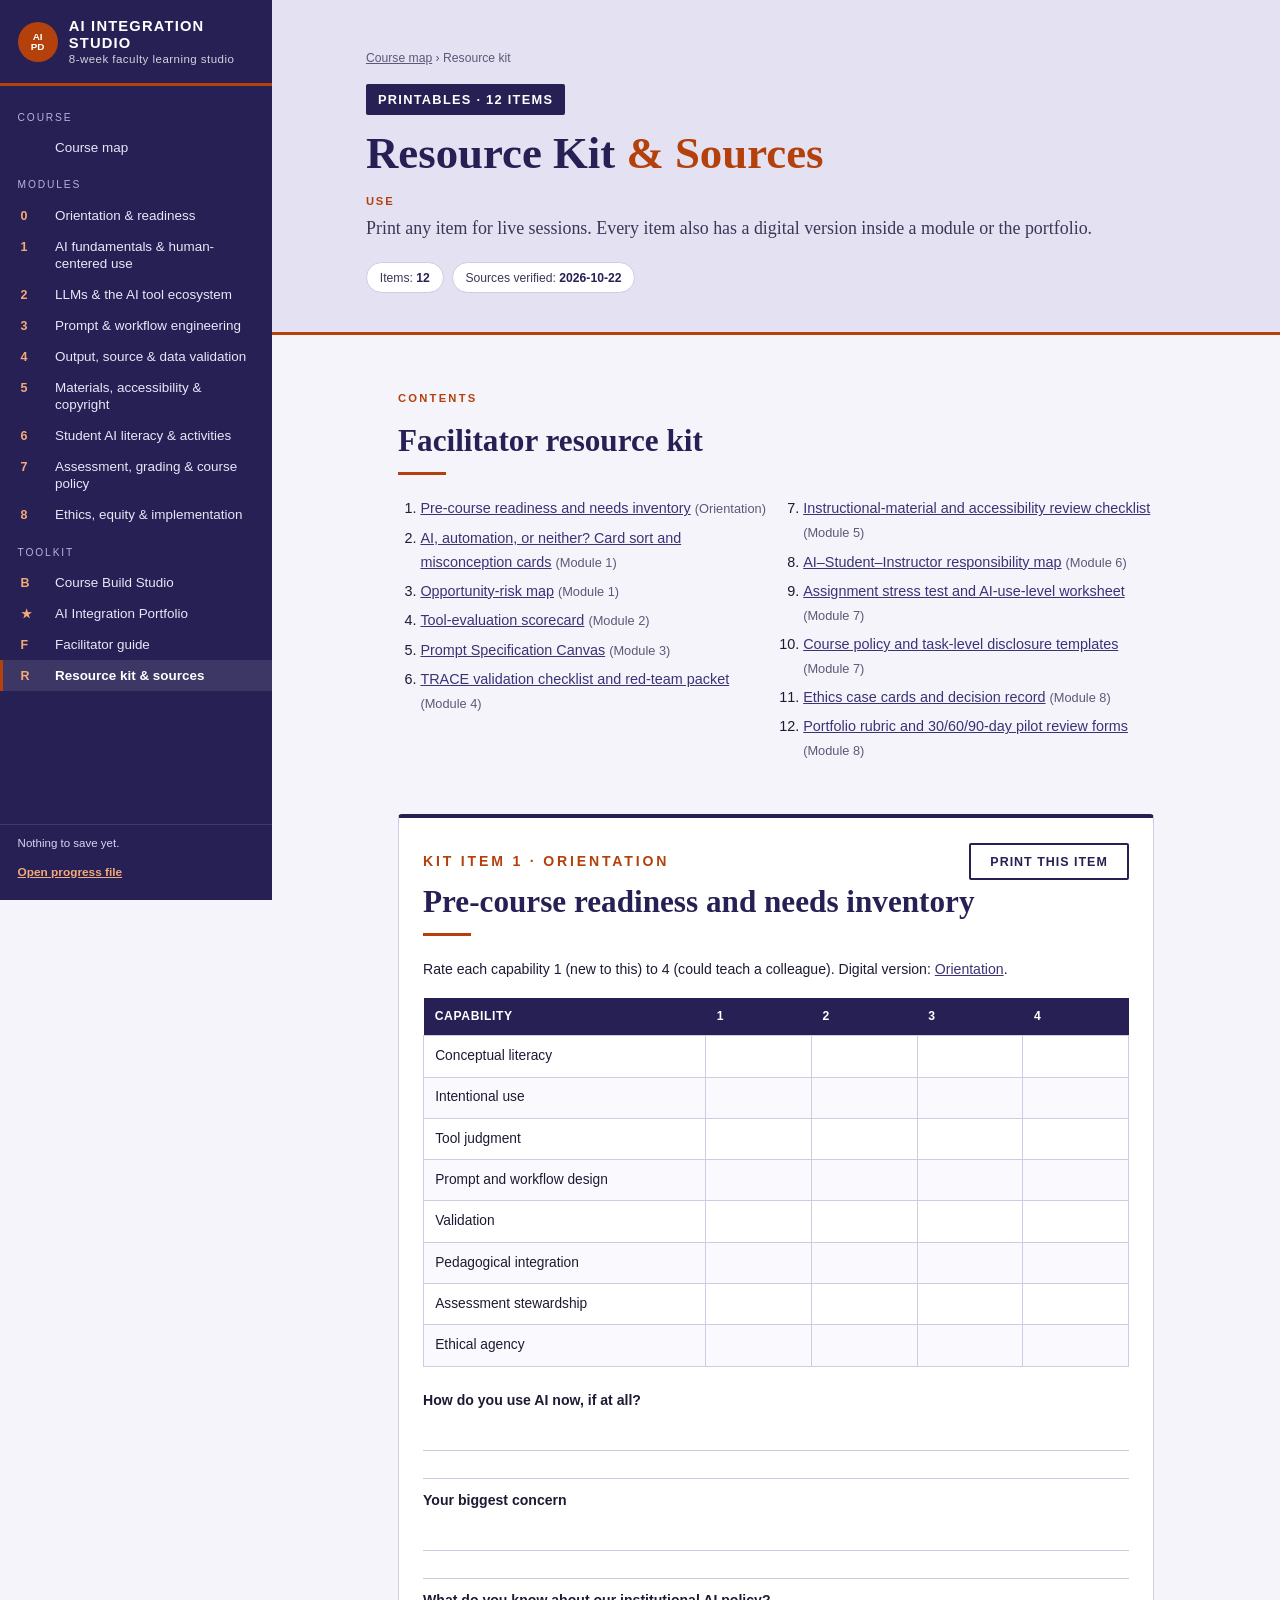
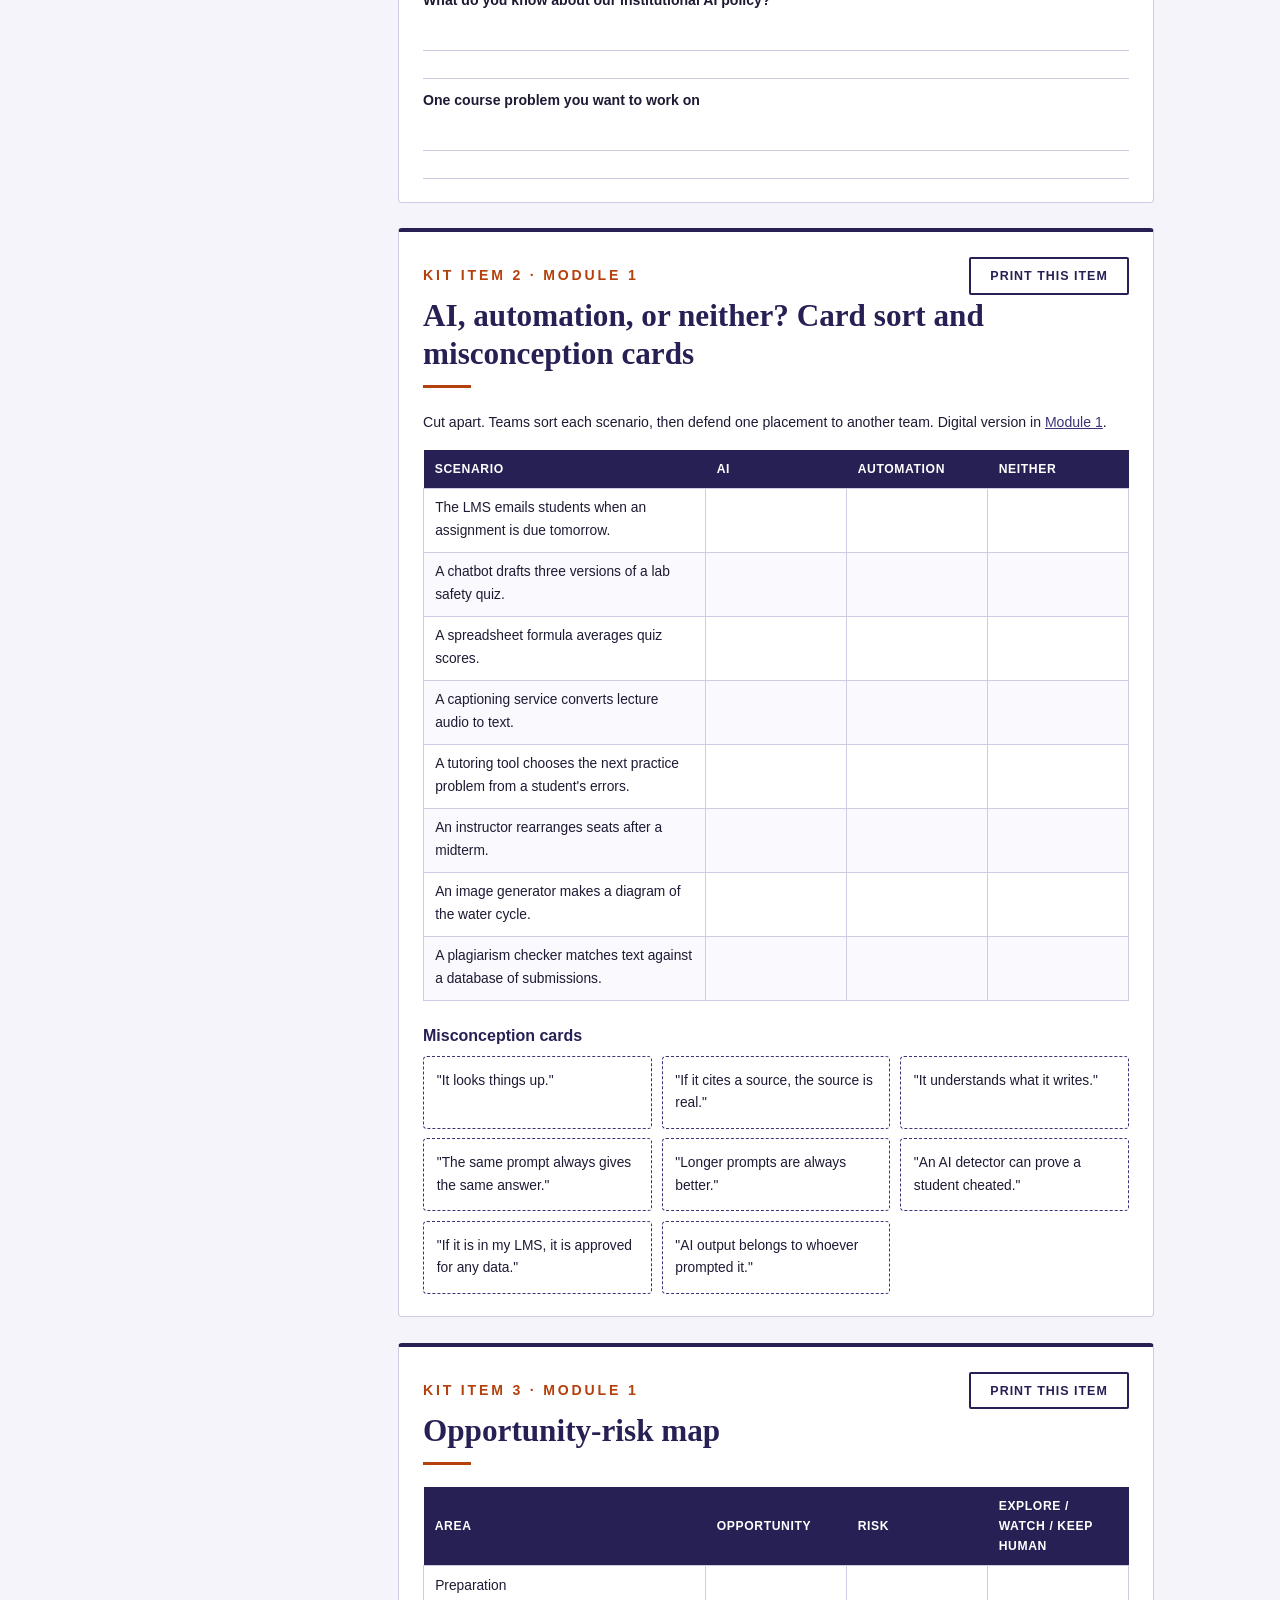
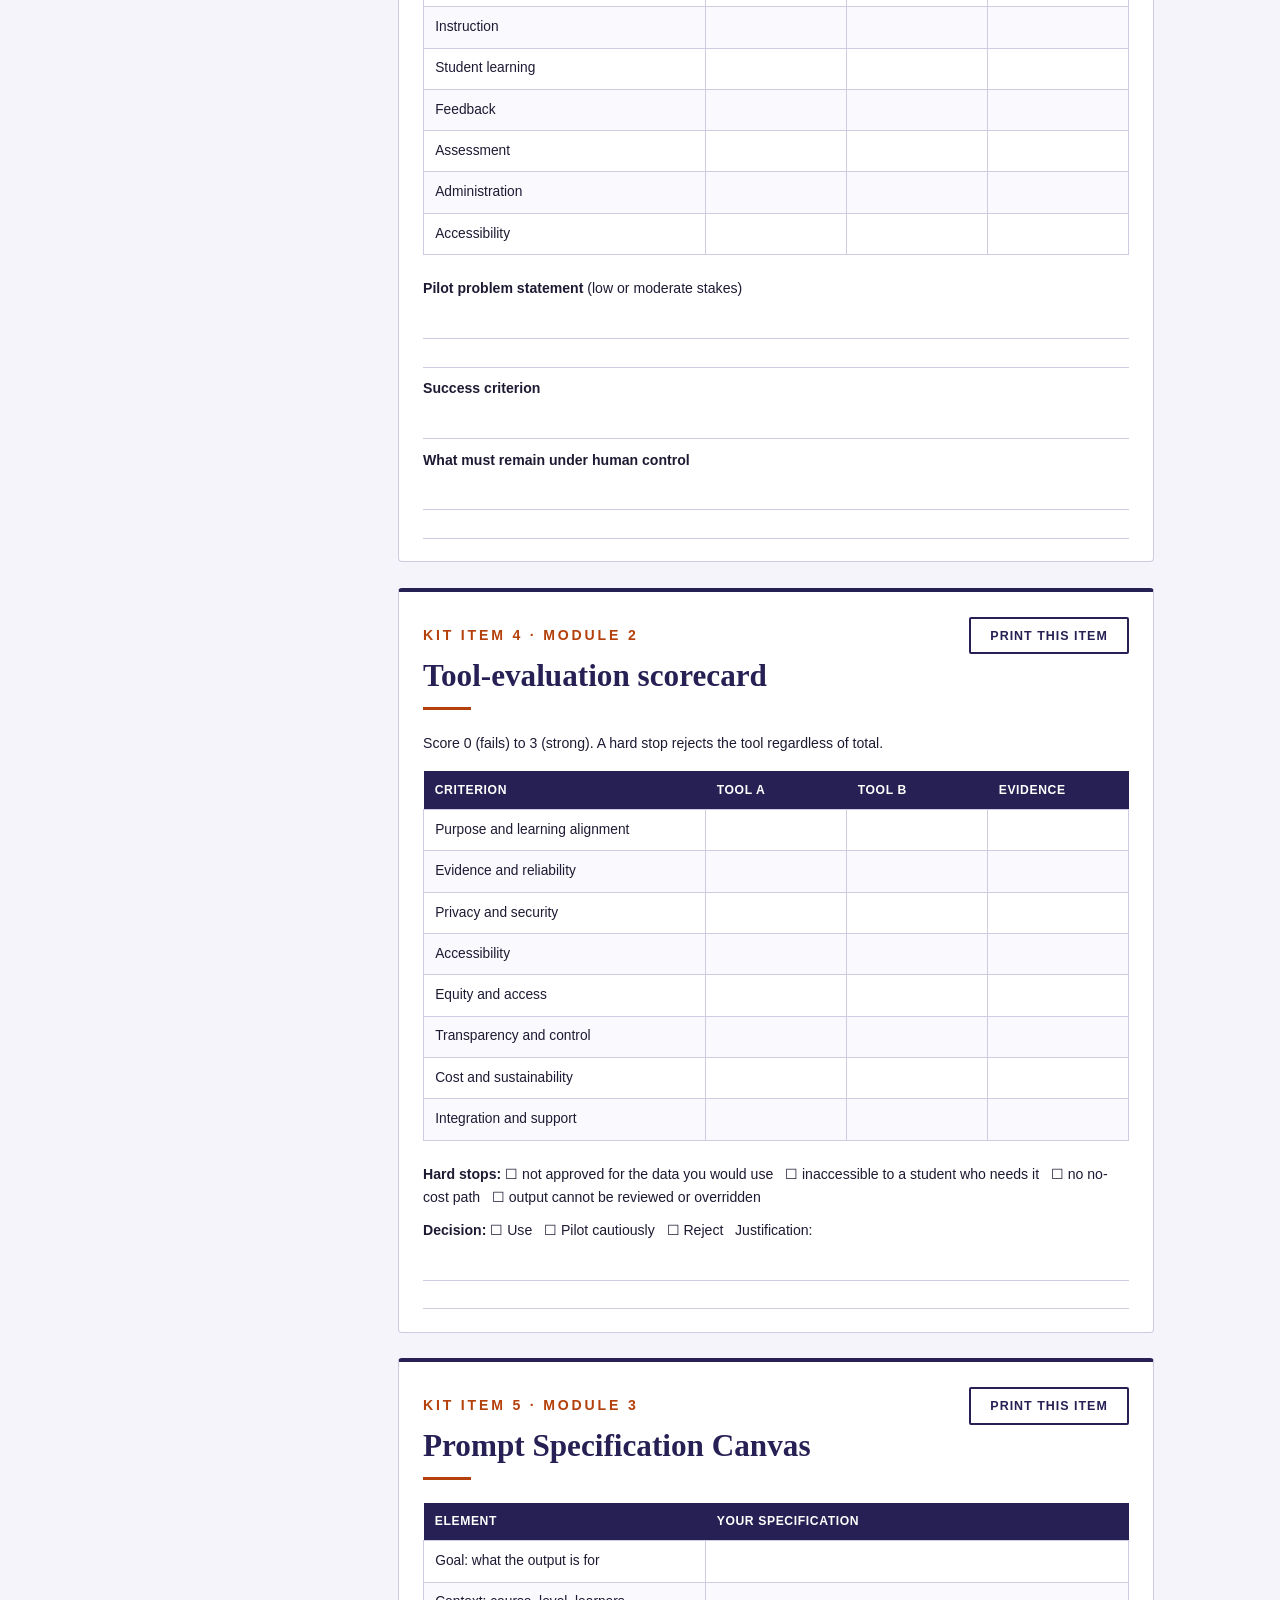
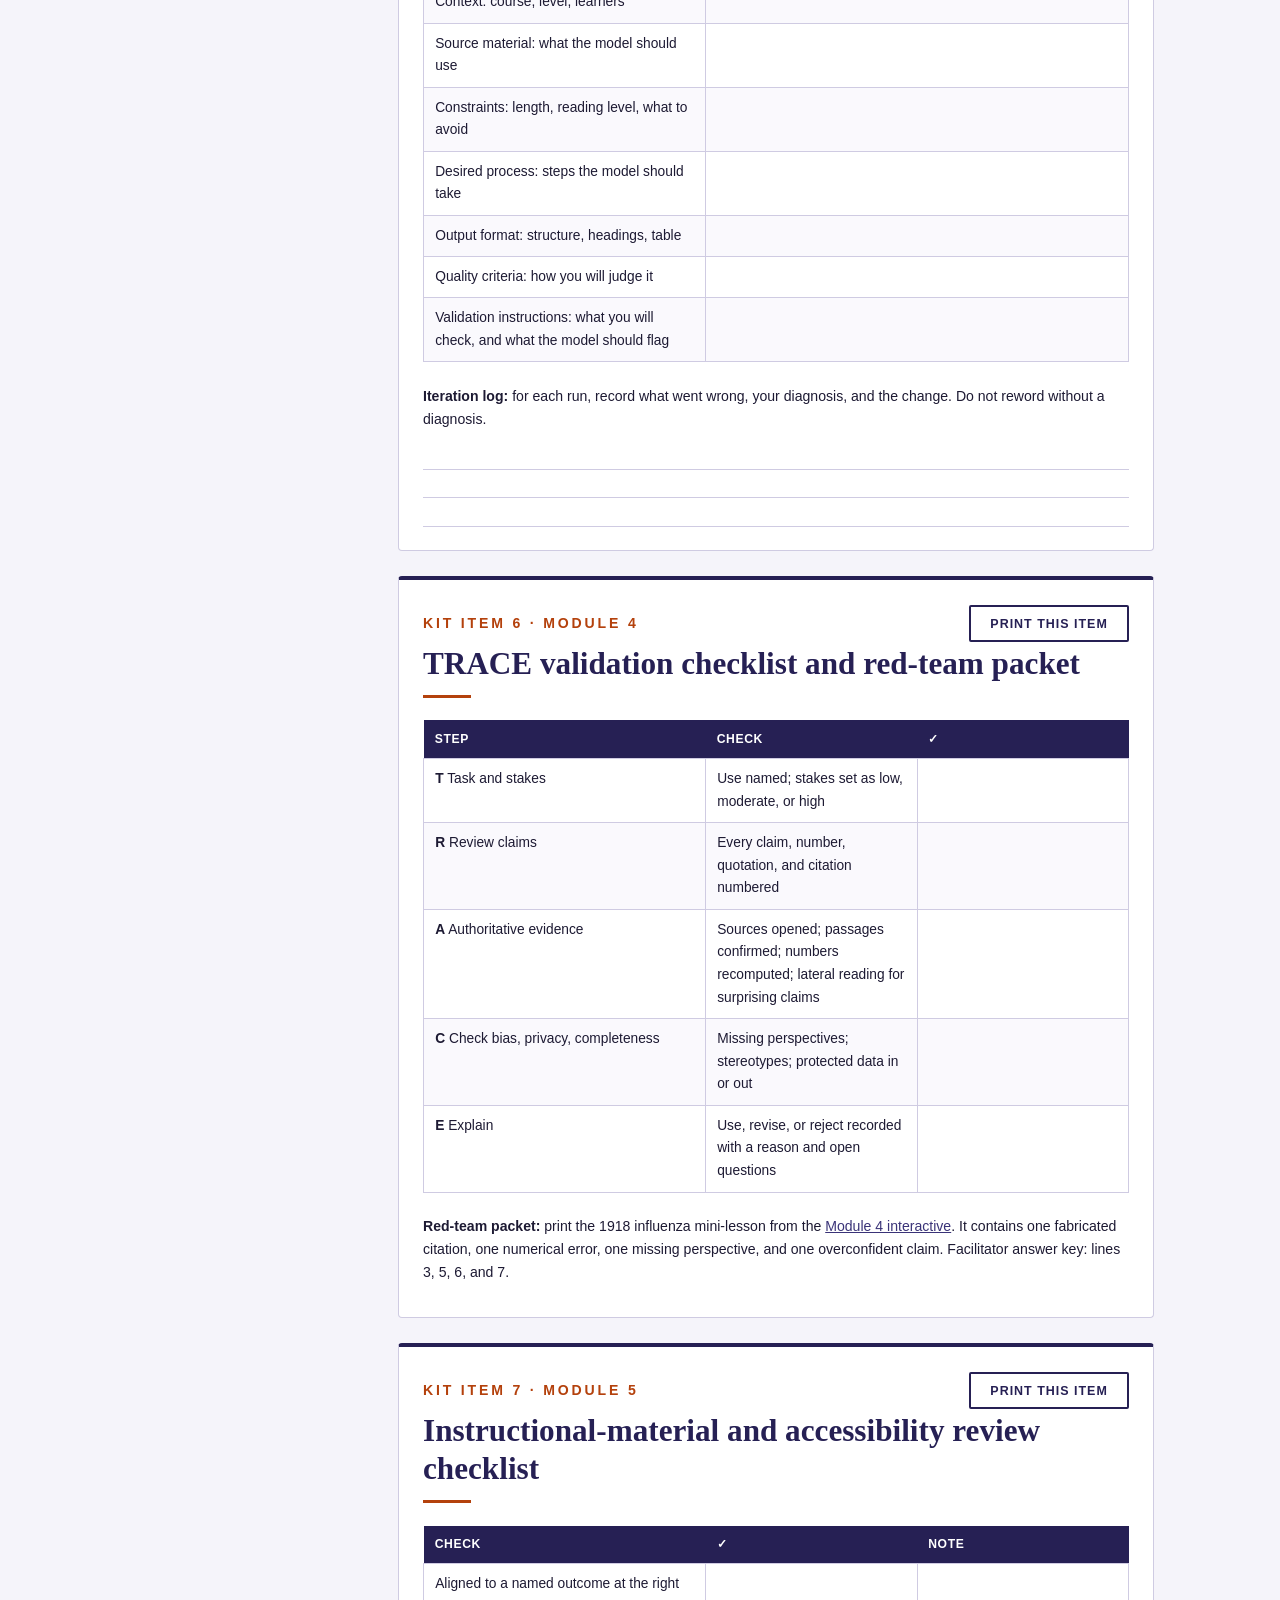
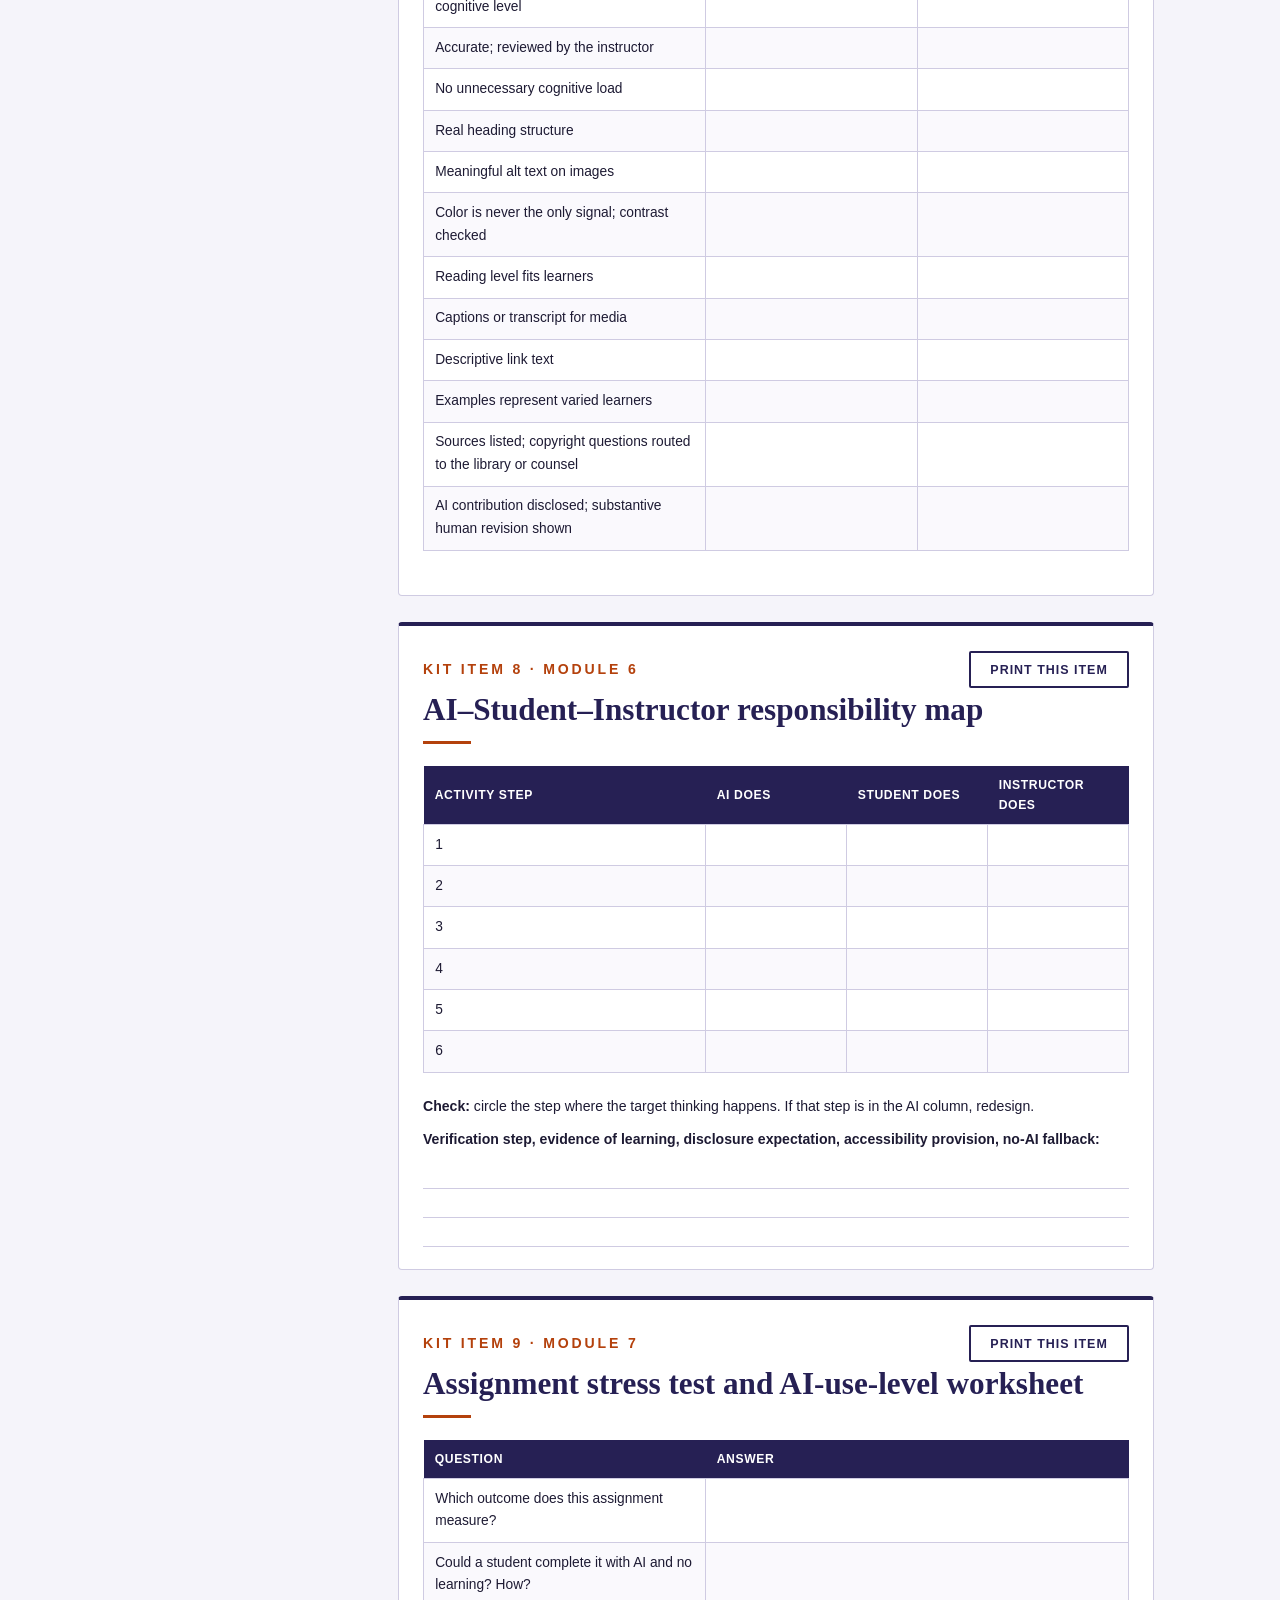
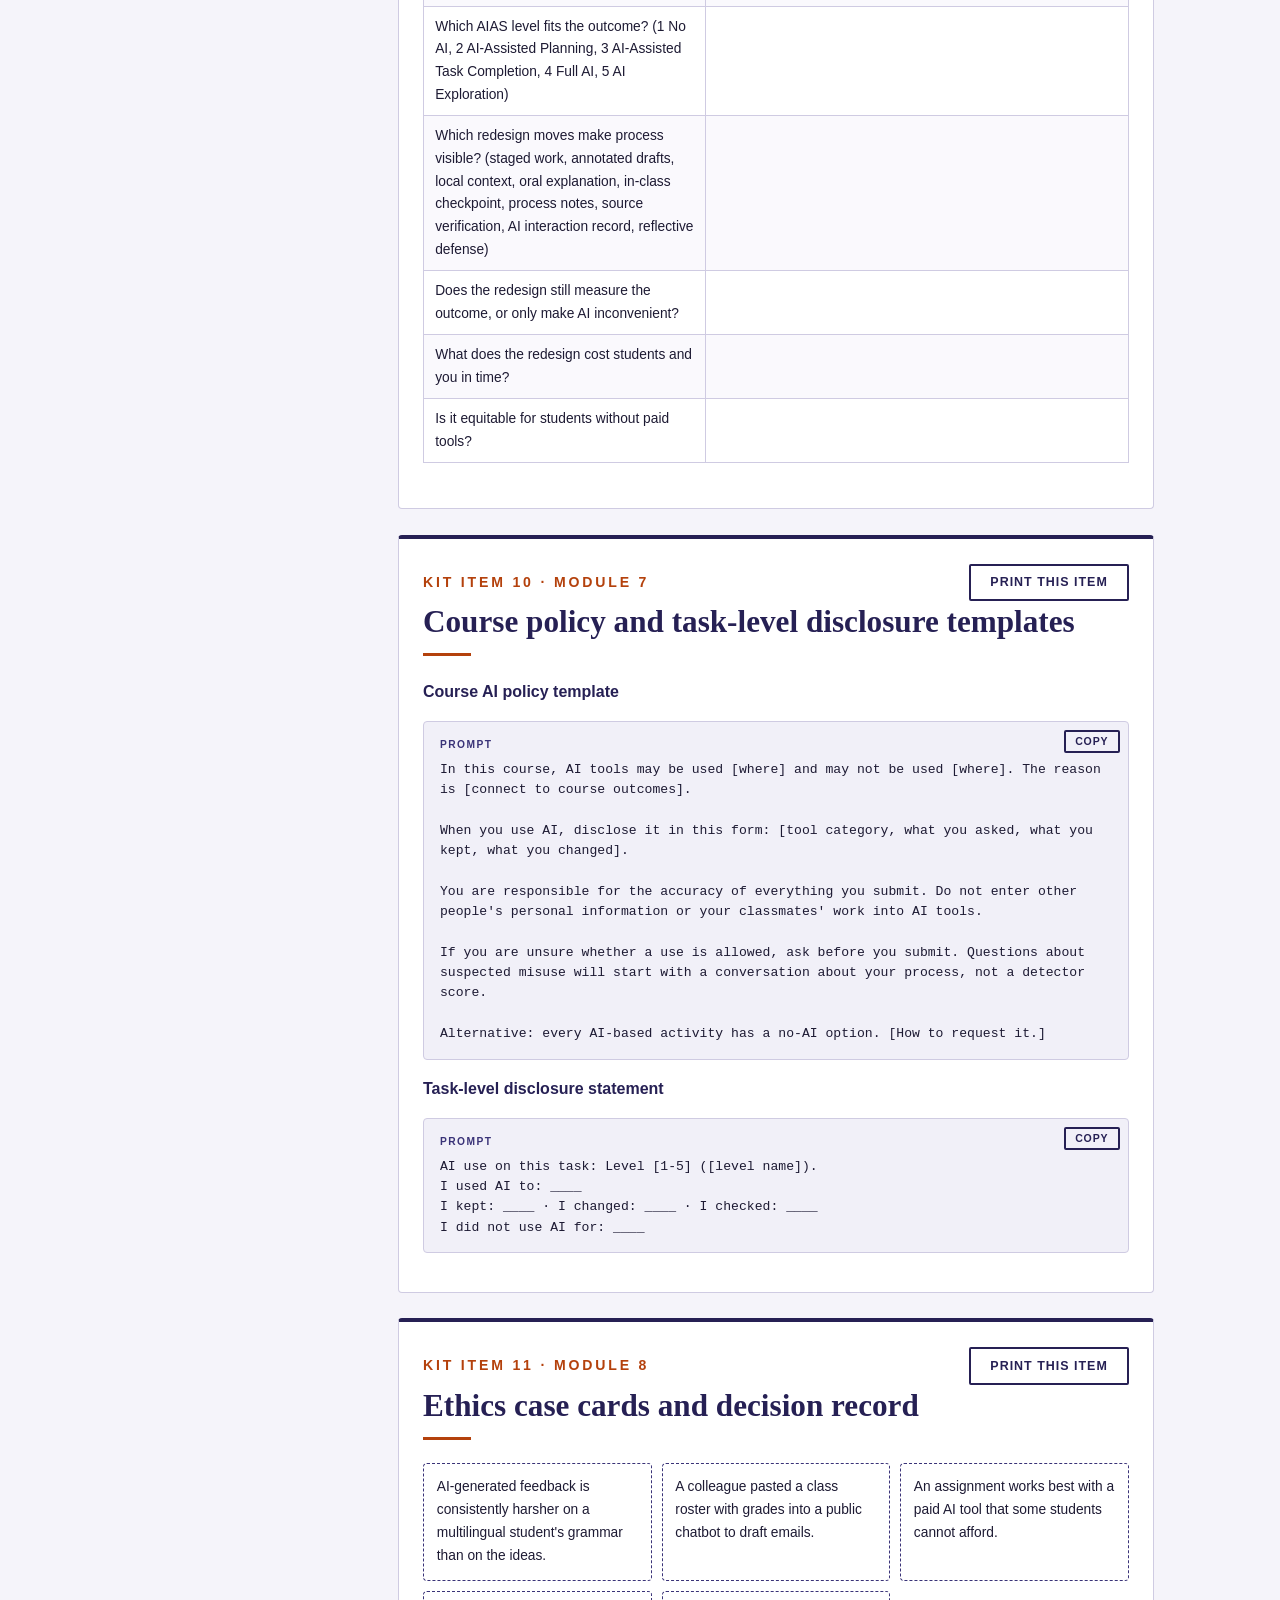
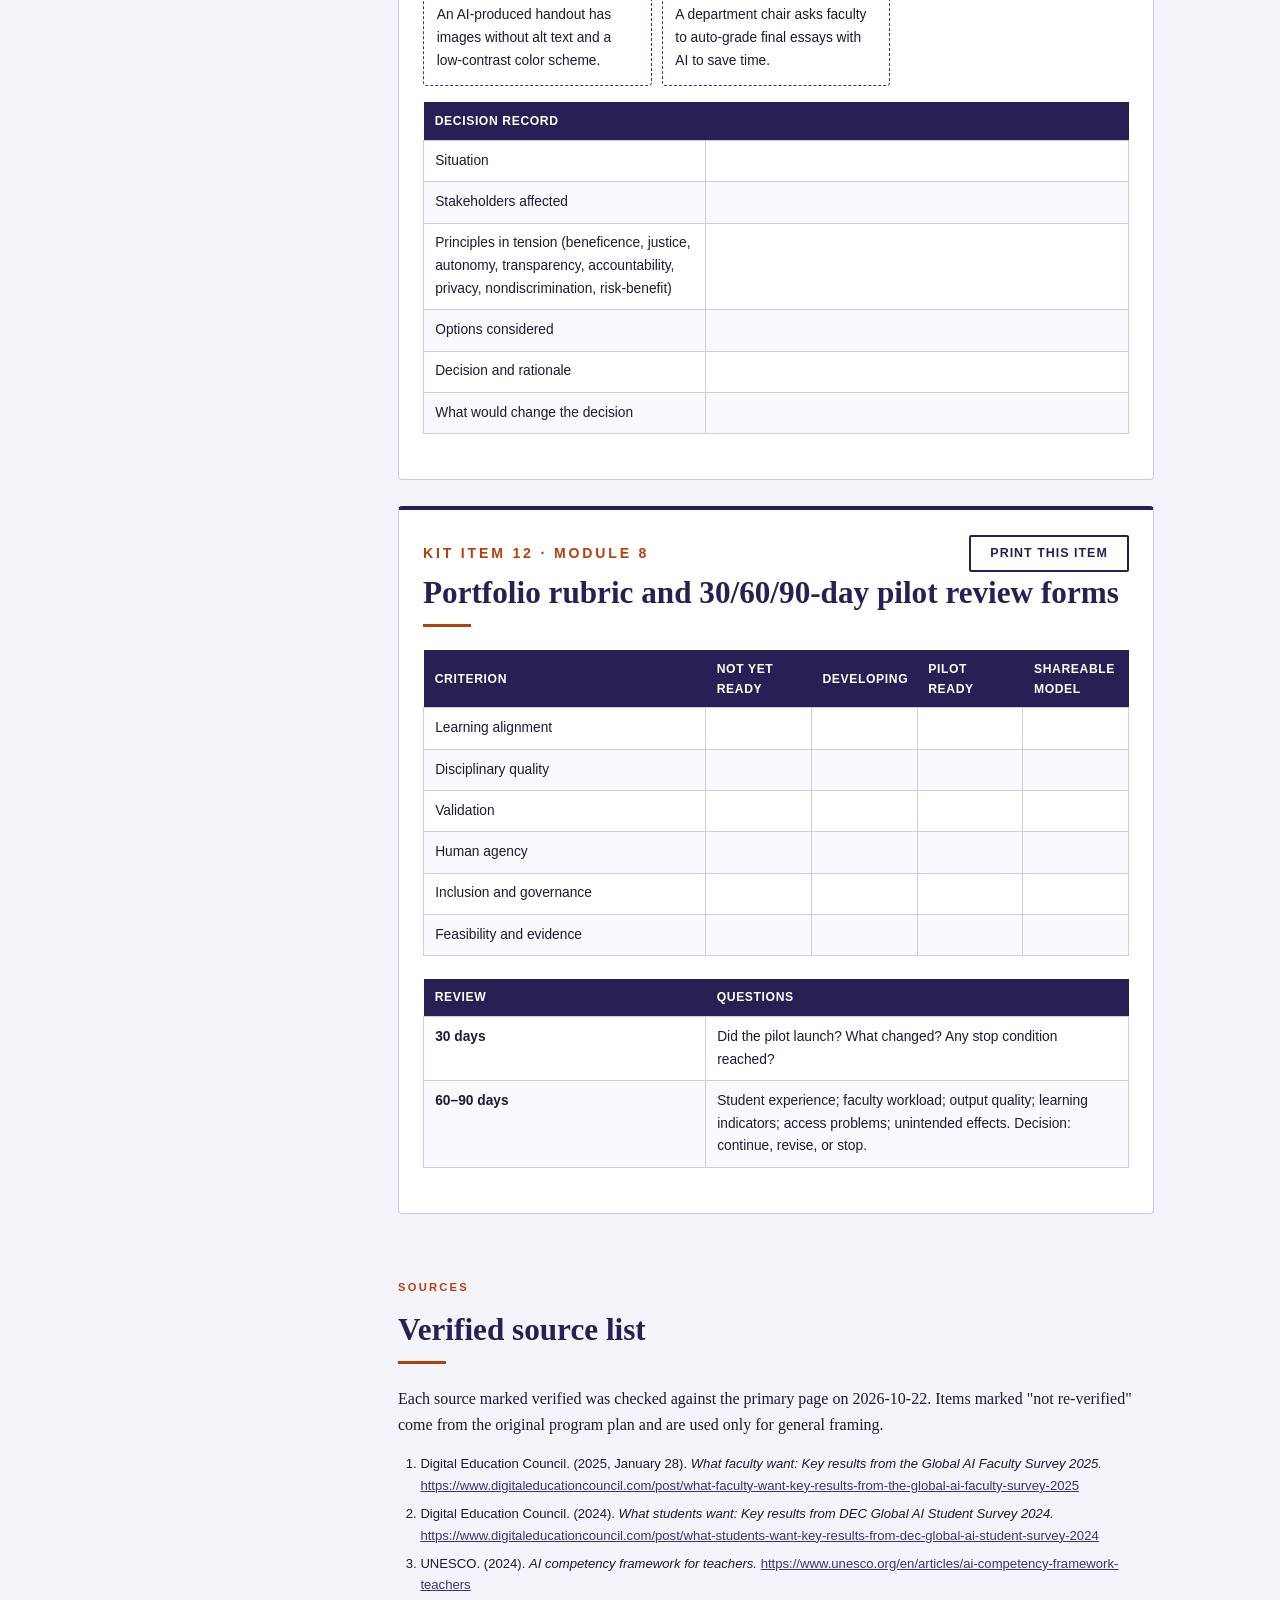
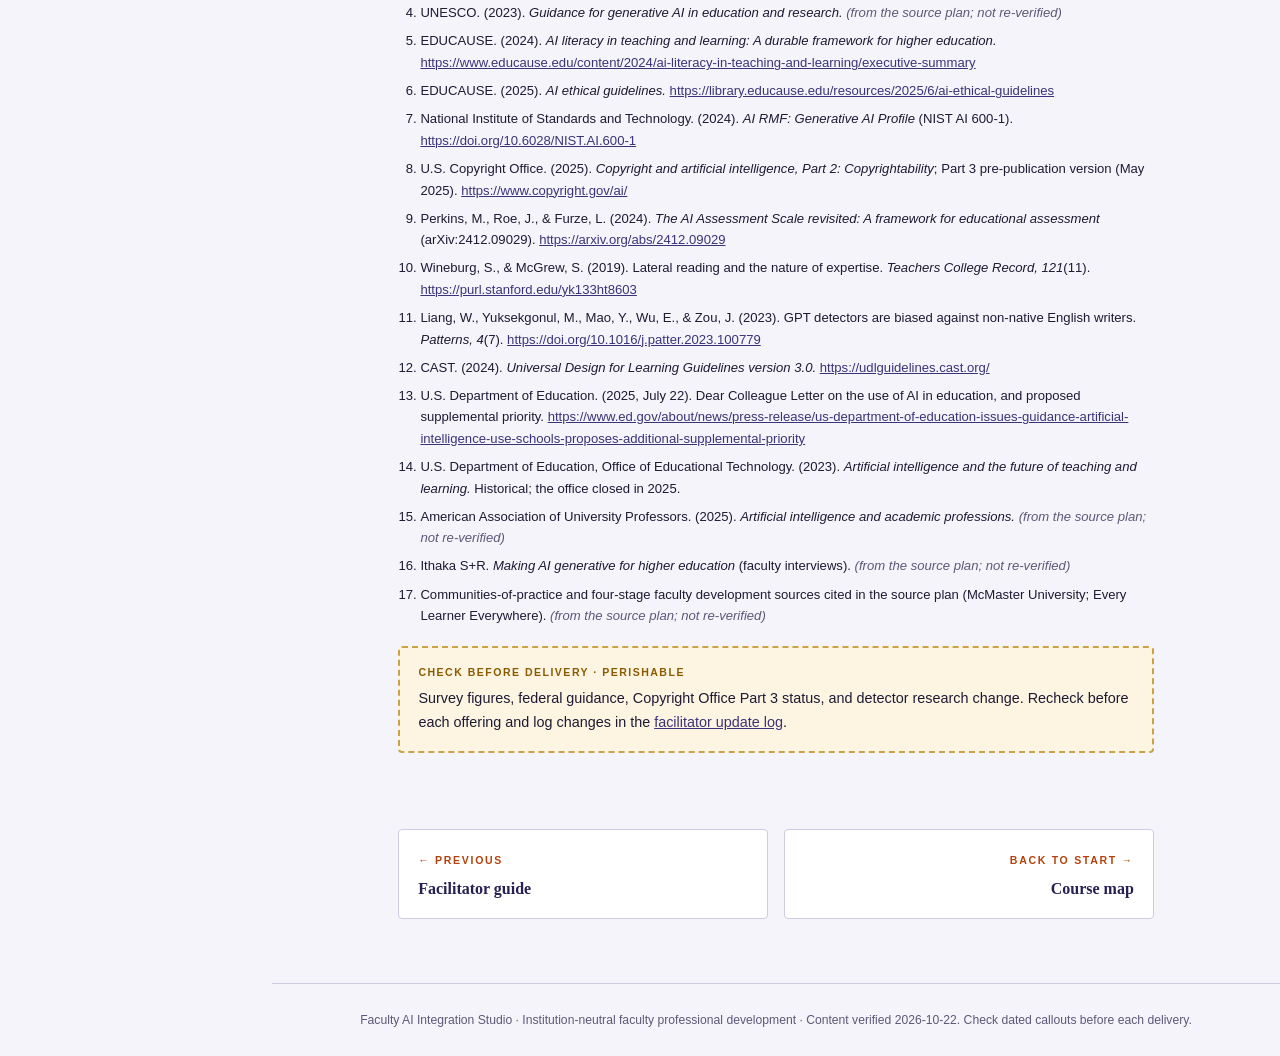
<file: resources.html>
<!DOCTYPE html>
<html lang="en">
<head>
<meta charset="UTF-8">
<meta name="viewport" content="width=device-width, initial-scale=1.0">
<title>Resource Kit & Sources | Faculty AI Integration Studio</title>
<meta name="description" content="Twelve printable facilitator materials, the verified source list, and notes on perishable content.">
<link rel="stylesheet" href="fai.css">
<style>
.rk-toc { font-family: var(--sans); font-size: .9rem; padding-left: 1.3rem; columns: 2; column-gap: 2rem; }
.rk-toc li { margin-bottom: .35rem; break-inside: avoid; } .rk-toc span { color: var(--muted); font-size: .8rem; }
.rk-item { background: var(--card); border: 1px solid var(--border); border-top: 4px solid var(--ink); border-radius: 4px; padding: 1.4rem 1.5rem; margin: 1.6rem 0; }
.rk-head { display: flex; justify-content: space-between; align-items: center; gap: 1rem; }
.rk-item h4 { font-family: var(--sans); color: var(--ink); margin: 1rem 0 .4rem; }
.rk-item p { font-family: var(--sans); font-size: .88rem; margin: .6rem 0; }
.rk-grid { table-layout: fixed; } .rk-grid th:first-child { width: 40%; } .rk-grid td { height: 2.4rem; border: 1px solid var(--border); }
.rk-lines span { display: block; border-bottom: 1px solid var(--border); height: 1.8rem; }
.rk-cards { list-style: none; padding: 0; display: grid; grid-template-columns: repeat(auto-fill, minmax(200px, 1fr)); gap: .6rem; }
.rk-cards li { border: 1.5px dashed var(--ink-mid); border-radius: 4px; padding: .8rem; font-family: var(--sans); font-size: .86rem; min-height: 4.5rem; }
@media (max-width: 720px) { .rk-toc { columns: 1; } }
@media print { .rk-print { display: none; } body.rk-one .wrap > *:not(.rk-only) { display: none !important; } body.rk-one .lesson-hero, body.rk-one footer { display: none; } .rk-item { break-inside: auto; border: 0; padding: 0; } }
</style>
</head>
<body>
<a class="skip" href="#main">Skip to content</a>
<button class="menu-btn" type="button" aria-expanded="false" aria-label="Open course menu">☰ Menu</button>
<nav class="side" aria-label="Course navigation"><a class="side-brand" href="index.html"><span class="side-seal">AI<br>PD</span><span class="side-title">AI Integration Studio<small>8-week faculty learning studio</small></span></a><nav aria-label="Pages"><ul></ul><div class="side-group">Course</div><ul><li><a class="nl" href="index.html"><span class="nn"></span><span>Course map</span></a></li></ul><div class="side-group">Modules</div><ul><li><a class="nl" href="lesson00.html"><span class="nn">0</span><span>Orientation & readiness</span></a></li><li><a class="nl" href="lesson01.html"><span class="nn">1</span><span>AI fundamentals & human-centered use</span></a></li><li><a class="nl" href="lesson02.html"><span class="nn">2</span><span>LLMs & the AI tool ecosystem</span></a></li><li><a class="nl" href="lesson03.html"><span class="nn">3</span><span>Prompt & workflow engineering</span></a></li><li><a class="nl" href="lesson04.html"><span class="nn">4</span><span>Output, source & data validation</span></a></li><li><a class="nl" href="lesson05.html"><span class="nn">5</span><span>Materials, accessibility & copyright</span></a></li><li><a class="nl" href="lesson06.html"><span class="nn">6</span><span>Student AI literacy & activities</span></a></li><li><a class="nl" href="lesson07.html"><span class="nn">7</span><span>Assessment, grading & course policy</span></a></li><li><a class="nl" href="lesson08.html"><span class="nn">8</span><span>Ethics, equity & implementation</span></a></li></ul><div class="side-group">Toolkit</div><ul><li><a class="nl" href="builders.html"><span class="nn">B</span><span>Course Build Studio</span></a></li><li><a class="nl" href="portfolio.html"><span class="nn">★</span><span>AI Integration Portfolio</span></a></li><li><a class="nl" href="facilitator.html"><span class="nn">F</span><span>Facilitator guide</span></a></li><li><a class="nl" href="resources.html" aria-current="page"><span class="nn">R</span><span>Resource kit & sources</span></a></li></ul></nav><div class="side-prog" data-prog-box role="status"><span class="sp-status"></span><button type="button" class="sp-link" data-prog="open">Open progress file</button><input type="file" accept=".json,application/json" class="sr" data-prog-input tabindex="-1" aria-hidden="true"></div></nav>
<div class="page">

<header class="lesson-hero"><div class="lesson-hero-inner">
<p class="crumb"><a href="index.html">Course map</a> &rsaquo; <span>Resource kit</span></p>
<span class="badge-lg">Printables · 12 items</span>
<h1>Resource Kit <span>&amp; Sources</span></h1>
<p class="lede"><span class="dq">Use</span>Print any item for live sessions. Every item also has a digital version inside a module or the portfolio.</p>
<div class="chips"><span class="chip">Items: <strong>12</strong></span><span class="chip">Sources verified: <strong>2026-10-22</strong></span></div>
</div></header>
<main class="wrap" id="main">
<section class="block"><p class="eyebrow">Contents</p><h2 class="h2">Facilitator resource kit</h2><div class="rule"></div>
<ol class="rk-toc"><li><a href="#k1">Pre-course readiness and needs inventory</a> <span>(Orientation)</span></li><li><a href="#k2">AI, automation, or neither? Card sort and misconception cards</a> <span>(Module 1)</span></li><li><a href="#k3">Opportunity-risk map</a> <span>(Module 1)</span></li><li><a href="#k4">Tool-evaluation scorecard</a> <span>(Module 2)</span></li><li><a href="#k5">Prompt Specification Canvas</a> <span>(Module 3)</span></li><li><a href="#k6">TRACE validation checklist and red-team packet</a> <span>(Module 4)</span></li><li><a href="#k7">Instructional-material and accessibility review checklist</a> <span>(Module 5)</span></li><li><a href="#k8">AI–Student–Instructor responsibility map</a> <span>(Module 6)</span></li><li><a href="#k9">Assignment stress test and AI-use-level worksheet</a> <span>(Module 7)</span></li><li><a href="#k10">Course policy and task-level disclosure templates</a> <span>(Module 7)</span></li><li><a href="#k11">Ethics case cards and decision record</a> <span>(Module 8)</span></li><li><a href="#k12">Portfolio rubric and 30/60/90-day pilot review forms</a> <span>(Module 8)</span></li></ol></section>
<section class="rk-item" id="k1"><div class="rk-head"><p class="eyebrow">Kit item 1 · Orientation</p><button type="button" class="btn sec rk-print" data-k="k1">Print this item</button></div><h2 class="h2">Pre-course readiness and needs inventory</h2><div class="rule"></div><p>Rate each capability 1 (new to this) to 4 (could teach a colleague). Digital version: <a href="lesson00.html">Orientation</a>.</p><table class="t rk-grid"><thead><tr><th>Capability</th><th>1</th><th>2</th><th>3</th><th>4</th></tr></thead><tbody><tr><td>Conceptual literacy</td><td></td><td></td><td></td><td></td></tr><tr><td>Intentional use</td><td></td><td></td><td></td><td></td></tr><tr><td>Tool judgment</td><td></td><td></td><td></td><td></td></tr><tr><td>Prompt and workflow design</td><td></td><td></td><td></td><td></td></tr><tr><td>Validation</td><td></td><td></td><td></td><td></td></tr><tr><td>Pedagogical integration</td><td></td><td></td><td></td><td></td></tr><tr><td>Assessment stewardship</td><td></td><td></td><td></td><td></td></tr><tr><td>Ethical agency</td><td></td><td></td><td></td><td></td></tr></tbody></table><p><b>How do you use AI now, if at all?</b></p><div class="rk-lines"><span></span><span></span></div><p><b>Your biggest concern</b></p><div class="rk-lines"><span></span><span></span></div><p><b>What do you know about our institutional AI policy?</b></p><div class="rk-lines"><span></span><span></span></div><p><b>One course problem you want to work on</b></p><div class="rk-lines"><span></span><span></span></div></section><section class="rk-item" id="k2"><div class="rk-head"><p class="eyebrow">Kit item 2 · Module 1</p><button type="button" class="btn sec rk-print" data-k="k2">Print this item</button></div><h2 class="h2">AI, automation, or neither? Card sort and misconception cards</h2><div class="rule"></div><p>Cut apart. Teams sort each scenario, then defend one placement to another team. Digital version in <a href="lesson01.html">Module 1</a>.</p><table class="t rk-grid"><thead><tr><th>Scenario</th><th>AI</th><th>Automation</th><th>Neither</th></tr></thead><tbody><tr><td>The LMS emails students when an assignment is due tomorrow.</td><td></td><td></td><td></td></tr><tr><td>A chatbot drafts three versions of a lab safety quiz.</td><td></td><td></td><td></td></tr><tr><td>A spreadsheet formula averages quiz scores.</td><td></td><td></td><td></td></tr><tr><td>A captioning service converts lecture audio to text.</td><td></td><td></td><td></td></tr><tr><td>A tutoring tool chooses the next practice problem from a student's errors.</td><td></td><td></td><td></td></tr><tr><td>An instructor rearranges seats after a midterm.</td><td></td><td></td><td></td></tr><tr><td>An image generator makes a diagram of the water cycle.</td><td></td><td></td><td></td></tr><tr><td>A plagiarism checker matches text against a database of submissions.</td><td></td><td></td><td></td></tr></tbody></table><h4>Misconception cards</h4><ul class="rk-cards"><li>"It looks things up."</li><li>"If it cites a source, the source is real."</li><li>"It understands what it writes."</li><li>"The same prompt always gives the same answer."</li><li>"Longer prompts are always better."</li><li>"An AI detector can prove a student cheated."</li><li>"If it is in my LMS, it is approved for any data."</li><li>"AI output belongs to whoever prompted it."</li></ul></section><section class="rk-item" id="k3"><div class="rk-head"><p class="eyebrow">Kit item 3 · Module 1</p><button type="button" class="btn sec rk-print" data-k="k3">Print this item</button></div><h2 class="h2">Opportunity-risk map</h2><div class="rule"></div><table class="t rk-grid"><thead><tr><th>Area</th><th>Opportunity</th><th>Risk</th><th>Explore / Watch / Keep human</th></tr></thead><tbody><tr><td>Preparation</td><td></td><td></td><td></td></tr><tr><td>Instruction</td><td></td><td></td><td></td></tr><tr><td>Student learning</td><td></td><td></td><td></td></tr><tr><td>Feedback</td><td></td><td></td><td></td></tr><tr><td>Assessment</td><td></td><td></td><td></td></tr><tr><td>Administration</td><td></td><td></td><td></td></tr><tr><td>Accessibility</td><td></td><td></td><td></td></tr></tbody></table><p><b>Pilot problem statement</b> (low or moderate stakes)</p><div class="rk-lines"><span></span><span></span></div><p><b>Success criterion</b></p><div class="rk-lines"><span></span></div><p><b>What must remain under human control</b></p><div class="rk-lines"><span></span><span></span></div></section><section class="rk-item" id="k4"><div class="rk-head"><p class="eyebrow">Kit item 4 · Module 2</p><button type="button" class="btn sec rk-print" data-k="k4">Print this item</button></div><h2 class="h2">Tool-evaluation scorecard</h2><div class="rule"></div><p>Score 0 (fails) to 3 (strong). A hard stop rejects the tool regardless of total.</p><table class="t rk-grid"><thead><tr><th>Criterion</th><th>Tool A</th><th>Tool B</th><th>Evidence</th></tr></thead><tbody><tr><td>Purpose and learning alignment</td><td></td><td></td><td></td></tr><tr><td>Evidence and reliability</td><td></td><td></td><td></td></tr><tr><td>Privacy and security</td><td></td><td></td><td></td></tr><tr><td>Accessibility</td><td></td><td></td><td></td></tr><tr><td>Equity and access</td><td></td><td></td><td></td></tr><tr><td>Transparency and control</td><td></td><td></td><td></td></tr><tr><td>Cost and sustainability</td><td></td><td></td><td></td></tr><tr><td>Integration and support</td><td></td><td></td><td></td></tr></tbody></table><p><b>Hard stops:</b> ☐ not approved for the data you would use &nbsp; ☐ inaccessible to a student who needs it &nbsp; ☐ no no-cost path &nbsp; ☐ output cannot be reviewed or overridden</p><p><b>Decision:</b> ☐ Use &nbsp; ☐ Pilot cautiously &nbsp; ☐ Reject &nbsp; Justification:</p><div class="rk-lines"><span></span><span></span></div></section><section class="rk-item" id="k5"><div class="rk-head"><p class="eyebrow">Kit item 5 · Module 3</p><button type="button" class="btn sec rk-print" data-k="k5">Print this item</button></div><h2 class="h2">Prompt Specification Canvas</h2><div class="rule"></div><table class="t rk-grid"><thead><tr><th>Element</th><th>Your specification</th></tr></thead><tbody><tr><td>Goal: what the output is for</td><td></td></tr><tr><td>Context: course, level, learners</td><td></td></tr><tr><td>Source material: what the model should use</td><td></td></tr><tr><td>Constraints: length, reading level, what to avoid</td><td></td></tr><tr><td>Desired process: steps the model should take</td><td></td></tr><tr><td>Output format: structure, headings, table</td><td></td></tr><tr><td>Quality criteria: how you will judge it</td><td></td></tr><tr><td>Validation instructions: what you will check, and what the model should flag</td><td></td></tr></tbody></table><p><b>Iteration log:</b> for each run, record what went wrong, your diagnosis, and the change. Do not reword without a diagnosis.</p><div class="rk-lines"><span></span><span></span><span></span></div></section><section class="rk-item" id="k6"><div class="rk-head"><p class="eyebrow">Kit item 6 · Module 4</p><button type="button" class="btn sec rk-print" data-k="k6">Print this item</button></div><h2 class="h2">TRACE validation checklist and red-team packet</h2><div class="rule"></div><table class="t rk-grid"><thead><tr><th>Step</th><th>Check</th><th>✓</th></tr></thead><tbody><tr><td><b>T</b> Task and stakes</td><td>Use named; stakes set as low, moderate, or high</td><td></td></tr><tr><td><b>R</b> Review claims</td><td>Every claim, number, quotation, and citation numbered</td><td></td></tr><tr><td><b>A</b> Authoritative evidence</td><td>Sources opened; passages confirmed; numbers recomputed; lateral reading for surprising claims</td><td></td></tr><tr><td><b>C</b> Check bias, privacy, completeness</td><td>Missing perspectives; stereotypes; protected data in or out</td><td></td></tr><tr><td><b>E</b> Explain</td><td>Use, revise, or reject recorded with a reason and open questions</td><td></td></tr></tbody></table><p><b>Red-team packet:</b> print the 1918 influenza mini-lesson from the <a href="lesson04.html#s4">Module 4 interactive</a>. It contains one fabricated citation, one numerical error, one missing perspective, and one overconfident claim. Facilitator answer key: lines 3, 5, 6, and 7.</p></section><section class="rk-item" id="k7"><div class="rk-head"><p class="eyebrow">Kit item 7 · Module 5</p><button type="button" class="btn sec rk-print" data-k="k7">Print this item</button></div><h2 class="h2">Instructional-material and accessibility review checklist</h2><div class="rule"></div><table class="t rk-grid"><thead><tr><th>Check</th><th>✓</th><th>Note</th></tr></thead><tbody><tr><td>Aligned to a named outcome at the right cognitive level</td><td></td><td></td></tr><tr><td>Accurate; reviewed by the instructor</td><td></td><td></td></tr><tr><td>No unnecessary cognitive load</td><td></td><td></td></tr><tr><td>Real heading structure</td><td></td><td></td></tr><tr><td>Meaningful alt text on images</td><td></td><td></td></tr><tr><td>Color is never the only signal; contrast checked</td><td></td><td></td></tr><tr><td>Reading level fits learners</td><td></td><td></td></tr><tr><td>Captions or transcript for media</td><td></td><td></td></tr><tr><td>Descriptive link text</td><td></td><td></td></tr><tr><td>Examples represent varied learners</td><td></td><td></td></tr><tr><td>Sources listed; copyright questions routed to the library or counsel</td><td></td><td></td></tr><tr><td>AI contribution disclosed; substantive human revision shown</td><td></td><td></td></tr></tbody></table></section><section class="rk-item" id="k8"><div class="rk-head"><p class="eyebrow">Kit item 8 · Module 6</p><button type="button" class="btn sec rk-print" data-k="k8">Print this item</button></div><h2 class="h2">AI–Student–Instructor responsibility map</h2><div class="rule"></div><table class="t rk-grid"><thead><tr><th>Activity step</th><th>AI does</th><th>Student does</th><th>Instructor does</th></tr></thead><tbody><tr><td>1</td><td></td><td></td><td></td></tr><tr><td>2</td><td></td><td></td><td></td></tr><tr><td>3</td><td></td><td></td><td></td></tr><tr><td>4</td><td></td><td></td><td></td></tr><tr><td>5</td><td></td><td></td><td></td></tr><tr><td>6</td><td></td><td></td><td></td></tr></tbody></table><p><b>Check:</b> circle the step where the target thinking happens. If that step is in the AI column, redesign.</p><p><b>Verification step, evidence of learning, disclosure expectation, accessibility provision, no-AI fallback:</b></p><div class="rk-lines"><span></span><span></span><span></span></div></section><section class="rk-item" id="k9"><div class="rk-head"><p class="eyebrow">Kit item 9 · Module 7</p><button type="button" class="btn sec rk-print" data-k="k9">Print this item</button></div><h2 class="h2">Assignment stress test and AI-use-level worksheet</h2><div class="rule"></div><table class="t rk-grid"><thead><tr><th>Question</th><th>Answer</th></tr></thead><tbody><tr><td>Which outcome does this assignment measure?</td><td></td></tr><tr><td>Could a student complete it with AI and no learning? How?</td><td></td></tr><tr><td>Which AIAS level fits the outcome? (1 No AI, 2 AI-Assisted Planning, 3 AI-Assisted Task Completion, 4 Full AI, 5 AI Exploration)</td><td></td></tr><tr><td>Which redesign moves make process visible? (staged work, annotated drafts, local context, oral explanation, in-class checkpoint, process notes, source verification, AI interaction record, reflective defense)</td><td></td></tr><tr><td>Does the redesign still measure the outcome, or only make AI inconvenient?</td><td></td></tr><tr><td>What does the redesign cost students and you in time?</td><td></td></tr><tr><td>Is it equitable for students without paid tools?</td><td></td></tr></tbody></table></section><section class="rk-item" id="k10"><div class="rk-head"><p class="eyebrow">Kit item 10 · Module 7</p><button type="button" class="btn sec rk-print" data-k="k10">Print this item</button></div><h2 class="h2">Course policy and task-level disclosure templates</h2><div class="rule"></div><h4>Course AI policy template</h4><div class="prompt" data-copy>In this course, AI tools may be used [where] and may not be used [where]. The reason is [connect to course outcomes].

When you use AI, disclose it in this form: [tool category, what you asked, what you kept, what you changed].

You are responsible for the accuracy of everything you submit. Do not enter other people's personal information or your classmates' work into AI tools.

If you are unsure whether a use is allowed, ask before you submit. Questions about suspected misuse will start with a conversation about your process, not a detector score.

Alternative: every AI-based activity has a no-AI option. [How to request it.]</div><h4>Task-level disclosure statement</h4><div class="prompt" data-copy>AI use on this task: Level [1-5] ([level name]).
I used AI to: ____
I kept: ____ · I changed: ____ · I checked: ____
I did not use AI for: ____</div></section><section class="rk-item" id="k11"><div class="rk-head"><p class="eyebrow">Kit item 11 · Module 8</p><button type="button" class="btn sec rk-print" data-k="k11">Print this item</button></div><h2 class="h2">Ethics case cards and decision record</h2><div class="rule"></div><ul class="rk-cards"><li>AI-generated feedback is consistently harsher on a multilingual student's grammar than on the ideas.</li><li>A colleague pasted a class roster with grades into a public chatbot to draft emails.</li><li>An assignment works best with a paid AI tool that some students cannot afford.</li><li>An AI-produced handout has images without alt text and a low-contrast color scheme.</li><li>A department chair asks faculty to auto-grade final essays with AI to save time.</li></ul><table class="t rk-grid"><thead><tr><th>Decision record</th><th></th></tr></thead><tbody><tr><td>Situation</td><td></td></tr><tr><td>Stakeholders affected</td><td></td></tr><tr><td>Principles in tension (beneficence, justice, autonomy, transparency, accountability, privacy, nondiscrimination, risk-benefit)</td><td></td></tr><tr><td>Options considered</td><td></td></tr><tr><td>Decision and rationale</td><td></td></tr><tr><td>What would change the decision</td><td></td></tr></tbody></table></section><section class="rk-item" id="k12"><div class="rk-head"><p class="eyebrow">Kit item 12 · Module 8</p><button type="button" class="btn sec rk-print" data-k="k12">Print this item</button></div><h2 class="h2">Portfolio rubric and 30/60/90-day pilot review forms</h2><div class="rule"></div><table class="t rk-grid"><thead><tr><th>Criterion</th><th>Not yet ready</th><th>Developing</th><th>Pilot ready</th><th>Shareable model</th></tr></thead><tbody><tr><td>Learning alignment</td><td></td><td></td><td></td><td></td></tr><tr><td>Disciplinary quality</td><td></td><td></td><td></td><td></td></tr><tr><td>Validation</td><td></td><td></td><td></td><td></td></tr><tr><td>Human agency</td><td></td><td></td><td></td><td></td></tr><tr><td>Inclusion and governance</td><td></td><td></td><td></td><td></td></tr><tr><td>Feasibility and evidence</td><td></td><td></td><td></td><td></td></tr></tbody></table><table class="t rk-grid"><thead><tr><th>Review</th><th>Questions</th></tr></thead><tbody><tr><td><b>30 days</b></td><td>Did the pilot launch? What changed? Any stop condition reached?</td></tr><tr><td><b>60–90 days</b></td><td>Student experience; faculty workload; output quality; learning indicators; access problems; unintended effects. Decision: continue, revise, or stop.</td></tr></tbody></table></section>
<section class="block" id="sources"><p class="eyebrow">Sources</p><h2 class="h2">Verified source list</h2><div class="rule"></div>
<p>Each source marked verified was checked against the primary page on 2026-10-22. Items marked "not re-verified" come from the original program plan and are used only for general framing.</p>
<ol class="sources"><li>Digital Education Council. (2025, January 28). <em>What faculty want: Key results from the Global AI Faculty Survey 2025.</em> <a href="https://www.digitaleducationcouncil.com/post/what-faculty-want-key-results-from-the-global-ai-faculty-survey-2025">https://www.digitaleducationcouncil.com/post/what-faculty-want-key-results-from-the-global-ai-faculty-survey-2025</a></li><li>Digital Education Council. (2024). <em>What students want: Key results from DEC Global AI Student Survey 2024.</em> <a href="https://www.digitaleducationcouncil.com/post/what-students-want-key-results-from-dec-global-ai-student-survey-2024">https://www.digitaleducationcouncil.com/post/what-students-want-key-results-from-dec-global-ai-student-survey-2024</a></li><li>UNESCO. (2024). <em>AI competency framework for teachers.</em> <a href="https://www.unesco.org/en/articles/ai-competency-framework-teachers">https://www.unesco.org/en/articles/ai-competency-framework-teachers</a></li><li>UNESCO. (2023). <em>Guidance for generative AI in education and research.</em> <span class="nv">(from the source plan; not re-verified)</span></li><li>EDUCAUSE. (2024). <em>AI literacy in teaching and learning: A durable framework for higher education.</em> <a href="https://www.educause.edu/content/2024/ai-literacy-in-teaching-and-learning/executive-summary">https://www.educause.edu/content/2024/ai-literacy-in-teaching-and-learning/executive-summary</a></li><li>EDUCAUSE. (2025). <em>AI ethical guidelines.</em> <a href="https://library.educause.edu/resources/2025/6/ai-ethical-guidelines">https://library.educause.edu/resources/2025/6/ai-ethical-guidelines</a></li><li>National Institute of Standards and Technology. (2024). <em>AI RMF: Generative AI Profile</em> (NIST AI 600-1). <a href="https://doi.org/10.6028/NIST.AI.600-1">https://doi.org/10.6028/NIST.AI.600-1</a></li><li>U.S. Copyright Office. (2025). <em>Copyright and artificial intelligence, Part 2: Copyrightability</em>; Part 3 pre-publication version (May 2025). <a href="https://www.copyright.gov/ai/">https://www.copyright.gov/ai/</a></li><li>Perkins, M., Roe, J., &amp; Furze, L. (2024). <em>The AI Assessment Scale revisited: A framework for educational assessment</em> (arXiv:2412.09029). <a href="https://arxiv.org/abs/2412.09029">https://arxiv.org/abs/2412.09029</a></li><li>Wineburg, S., &amp; McGrew, S. (2019). Lateral reading and the nature of expertise. <em>Teachers College Record, 121</em>(11). <a href="https://purl.stanford.edu/yk133ht8603">https://purl.stanford.edu/yk133ht8603</a></li><li>Liang, W., Yuksekgonul, M., Mao, Y., Wu, E., &amp; Zou, J. (2023). GPT detectors are biased against non-native English writers. <em>Patterns, 4</em>(7). <a href="https://doi.org/10.1016/j.patter.2023.100779">https://doi.org/10.1016/j.patter.2023.100779</a></li><li>CAST. (2024). <em>Universal Design for Learning Guidelines version 3.0.</em> <a href="https://udlguidelines.cast.org/">https://udlguidelines.cast.org/</a></li><li>U.S. Department of Education. (2025, July 22). Dear Colleague Letter on the use of AI in education, and proposed supplemental priority. <a href="https://www.ed.gov/about/news/press-release/us-department-of-education-issues-guidance-artificial-intelligence-use-schools-proposes-additional-supplemental-priority">https://www.ed.gov/about/news/press-release/us-department-of-education-issues-guidance-artificial-intelligence-use-schools-proposes-additional-supplemental-priority</a></li><li>U.S. Department of Education, Office of Educational Technology. (2023). <em>Artificial intelligence and the future of teaching and learning.</em> Historical; the office closed in 2025.</li><li>American Association of University Professors. (2025). <em>Artificial intelligence and academic professions.</em> <span class="nv">(from the source plan; not re-verified)</span></li><li>Ithaka S+R. <em>Making AI generative for higher education</em> (faculty interviews). <span class="nv">(from the source plan; not re-verified)</span></li><li>Communities-of-practice and four-stage faculty development sources cited in the source plan (McMaster University; Every Learner Everywhere). <span class="nv">(from the source plan; not re-verified)</span></li></ol>
<div class="callout perish"><b class="lbl">Check before delivery · perishable</b><p>Survey figures, federal guidance, Copyright Office Part 3 status, and detector research change. Recheck before each offering and log changes in the <a href="facilitator.html#update">facilitator update log</a>.</p></div>
</section>
<nav class="pager" aria-label="Pager"><a href="facilitator.html"><span class="dir">← Previous</span><span class="nm">Facilitator guide</span></a><a class="next" href="index.html"><span class="dir">Back to start →</span><span class="nm">Course map</span></a></nav>
</main>

<footer class="foot">Faculty AI Integration Studio · Institution-neutral faculty professional development · Content verified 2026-10-22. Check dated callouts before each delivery.</footer>
</div>
<script src="fai.js"></script>
<script>
document.querySelectorAll('.rk-print').forEach(function (b) {
  b.addEventListener('click', function () {
    var s = document.getElementById(b.dataset.k); document.body.classList.add('rk-one'); s.classList.add('rk-only');
    window.print();
    setTimeout(function () { document.body.classList.remove('rk-one'); s.classList.remove('rk-only'); }, 300);
  });
});
</script>
</body>
</html>
</file>
<file: fai.css>
/* Faculty AI Integration Studio — shared design system ("Studio ink"). Light only. */
:root {
  --ink: #262054; --ink-mid: #3a3378; --ink-soft: #e4e1f3;
  --accent: #b4410c; --accent-dark: #8f3309; --accent-pale: #fcefe6;
  --bg: #f5f4fa; --card: #ffffff; --alt: #ebe9f5;
  --text: #1d1a33; --text-2: #3b3757; --muted: #5d5878;
  --border: #cfcbe2;
  --correct: #1d6b3a; --correct-bg: #e7f4ec;
  --wrong: #a3241c; --wrong-bg: #fbeae8;
  --caution: #8a5a00; --caution-bg: #fdf5e2;
  --output-bg: #f3f6f4; --output-bar: #4a7a5a;
  --sans: Arial, Helvetica, sans-serif; --narrow: 'Arial Narrow', Arial, sans-serif;
  --serif: Georgia, 'Times New Roman', serif; --mono: ui-monospace, Menlo, Consolas, monospace;
  --side: 272px;
  color-scheme: light;
}
*, *::before, *::after { box-sizing: border-box; margin: 0; padding: 0; }
html { font-size: 16px; scroll-behavior: smooth; scroll-padding-top: 1rem; }
body { font-family: var(--serif); background: var(--bg); color: var(--text); line-height: 1.65; }
a { color: var(--ink-mid); }
a:hover { color: var(--accent); }
:focus-visible { outline: 3px solid var(--accent); outline-offset: 2px; }
.skip { position: absolute; left: -999px; top: 0; background: var(--ink); color: #fff; padding: .5rem 1rem; z-index: 999; font-family: var(--sans); }
.skip:focus { left: 1rem; top: 1rem; }
img, svg { max-width: 100%; }

/* ---------- SIDEBAR ---------- */
.side { position: fixed; top: 0; left: 0; bottom: 0; width: var(--side); background: var(--ink); color: #fff; overflow-y: auto; z-index: 50; display: flex; flex-direction: column; }
.side-brand { display: flex; gap: .7rem; align-items: center; padding: 1.1rem 1.1rem 1rem; text-decoration: none; color: #fff; border-bottom: 3px solid var(--accent); }
.side-seal { width: 40px; height: 40px; border-radius: 50%; background: var(--accent); display: flex; align-items: center; justify-content: center; font-family: var(--narrow); font-weight: 900; font-size: .62rem; line-height: 1.05; text-align: center; flex-shrink: 0; }
.side-title { font-family: var(--narrow); font-weight: 700; font-size: .92rem; letter-spacing: .08em; text-transform: uppercase; line-height: 1.2; }
.side-title small { display: block; font-weight: 400; letter-spacing: .04em; text-transform: none; font-family: var(--sans); font-size: .72rem; opacity: .8; }
.side nav { padding: .6rem 0 1rem; flex: 1; }
.side-group { font-family: var(--sans); font-size: .64rem; letter-spacing: .18em; text-transform: uppercase; color: #b9b3dc; padding: .9rem 1.1rem .35rem; }
.side ul { list-style: none; }
.side a.nl { display: flex; gap: .55rem; align-items: baseline; padding: .42rem 1.1rem; color: #e9e6f8; text-decoration: none; font-family: var(--sans); font-size: .84rem; line-height: 1.3; border-left: 3px solid transparent; }
.side a.nl:hover { background: rgba(255,255,255,.07); color: #fff; }
.side a.nl[aria-current="page"] { background: rgba(255,255,255,.1); border-left-color: var(--accent); color: #fff; font-weight: 700; }
.side .nn { font-family: var(--narrow); font-weight: 900; color: #f4a978; min-width: 1.6rem; font-size: .78rem; }
.side .toc { margin: .1rem 0 .4rem 0; }
.side .toc a { display: block; padding: .22rem 1.1rem .22rem 3.25rem; color: #cfcaee; font-family: var(--sans); font-size: .76rem; text-decoration: none; line-height: 1.3; }
.side .toc a:hover { color: #fff; }
.side-foot { padding: .9rem 1.1rem 1.2rem; font-family: var(--sans); font-size: .7rem; color: #b9b3dc; border-top: 1px solid rgba(255,255,255,.12); }
.menu-btn { display: none; }
.page { margin-left: var(--side); min-height: 100vh; }
@media (max-width: 900px) {
  .side { transform: translateX(-100%); transition: transform .2s; box-shadow: 4px 0 24px rgba(0,0,0,.25); }
  body.side-open .side { transform: none; }
  .page { margin-left: 0; }
  .menu-btn { display: inline-flex; position: fixed; top: .75rem; left: .75rem; z-index: 60; background: var(--ink); color: #fff; border: 0; padding: .5rem .85rem; border-radius: 2px; font-family: var(--sans); font-weight: 700; font-size: .78rem; letter-spacing: .08em; text-transform: uppercase; cursor: pointer; }
}

/* ---------- HERO ---------- */
.hero { background: var(--ink-soft); position: relative; overflow: hidden; padding: 4.5rem 2rem 3.5rem; text-align: center; }
.hero::before { content: ''; position: absolute; inset: 0; background: repeating-linear-gradient(-55deg, transparent, transparent 40px, rgba(38,32,84,.05) 40px, rgba(38,32,84,.05) 41px); }
.hero > * { position: relative; }
.hero-eyebrow, .eyebrow { font-family: var(--sans); font-size: .7rem; letter-spacing: .2em; text-transform: uppercase; color: var(--accent); margin-bottom: .6rem; font-weight: 700; }
.hero h1 { font-size: clamp(2.1rem, 4.6vw, 3.3rem); line-height: 1.15; max-width: 860px; margin: .6rem auto 1rem; color: var(--ink); }
.hero h1 span, .lesson-hero h1 span { color: var(--accent); }
.hero-sub { font-family: var(--sans); font-size: 1.04rem; color: var(--text-2); max-width: 680px; margin: 0 auto 2rem; }
.cta { display: inline-flex; align-items: center; gap: .5rem; background: var(--accent); color: #fff; text-decoration: none; font-family: var(--sans); font-weight: 700; font-size: .84rem; letter-spacing: .08em; text-transform: uppercase; padding: .8rem 1.8rem; border-radius: 2px; border: 0; cursor: pointer; }
.cta:hover { background: var(--accent-dark); color: #fff; }
.cta.ghost { background: transparent; color: var(--ink); border: 2px solid var(--ink); }
.cta.ghost:hover { background: var(--ink); color: #fff; }
.stats { background: var(--card); border-bottom: 3px solid var(--accent); display: flex; flex-wrap: wrap; justify-content: center; padding: 1rem 1.5rem; }
.stat { display: flex; align-items: center; gap: .55rem; padding: .3rem 1.6rem; border-right: 2px solid rgba(180,65,12,.25); }
.stat:last-child { border-right: 0; }
.stat b { font-family: var(--narrow); font-size: 1.7rem; font-weight: 900; color: var(--accent); line-height: 1; }
.stat span { font-family: var(--sans); font-size: .68rem; font-weight: 700; letter-spacing: .08em; text-transform: uppercase; color: var(--text-2); line-height: 1.2; }

/* ---------- SECTIONS ---------- */
.section { padding: 3.5rem 2rem; max-width: 1180px; margin: 0 auto; }
.band { background: var(--alt); }
.h2, .section-title { font-size: clamp(1.45rem, 2.8vw, 1.95rem); line-height: 1.22; color: var(--ink); }
.rule { width: 48px; height: 3px; background: var(--accent); margin: .75rem 0 1.4rem; }
.section-desc { font-family: var(--sans); color: var(--text-2); max-width: 680px; margin-bottom: 2rem; font-size: .96rem; }
.card-grid { display: grid; grid-template-columns: repeat(auto-fill, minmax(300px, 1fr)); gap: 1.4rem; }
.lcard { background: var(--card); border: 1px solid var(--border); border-radius: 4px; padding: 1.4rem; display: flex; flex-direction: column; gap: .7rem; position: relative; overflow: hidden; transition: box-shadow .2s, transform .15s; }
.lcard::before { content: ''; position: absolute; top: 0; left: 0; right: 0; height: 3px; background: var(--accent); }
.lcard:hover { box-shadow: 0 6px 24px rgba(29,26,51,.12); transform: translateY(-2px); }
.lcard.special::before { background: var(--ink); }
.lcard-head { display: flex; justify-content: space-between; gap: 1rem; align-items: flex-start; }
.badge { background: var(--ink); color: #fff; font-family: var(--narrow); font-weight: 900; font-size: .74rem; letter-spacing: .1em; padding: .25rem .6rem; border-radius: 2px; white-space: nowrap; }
.lcard.special .badge { background: var(--accent); }
.lcard-tag { font-family: var(--sans); font-size: .64rem; letter-spacing: .1em; text-transform: uppercase; color: var(--muted); border: 1px solid var(--border); border-radius: 20px; padding: .12rem .6rem; width: fit-content; }
.lcard-title { font-size: 1.06rem; font-weight: 700; color: var(--text); line-height: 1.3; }
.lcard-desc { font-family: var(--sans); font-size: .84rem; color: var(--text-2); flex: 1; }
.lcard-q { font-style: italic; font-size: .9rem; color: var(--ink-mid); }
.lcard-foot { border-top: 1px solid var(--border); padding-top: .75rem; display: flex; justify-content: space-between; align-items: center; gap: .5rem; flex-wrap: wrap; }
.lcard-art { font-family: var(--sans); font-size: .72rem; color: var(--muted); }
.go { display: inline-flex; gap: .4rem; align-items: center; background: var(--accent); color: #fff; text-decoration: none; font-family: var(--sans); font-weight: 700; font-size: .76rem; letter-spacing: .08em; text-transform: uppercase; padding: .5rem 1rem; border-radius: 2px; }
.go:hover { background: var(--accent-dark); color: #fff; }
.fact-grid { display: grid; grid-template-columns: repeat(auto-fill, minmax(220px, 1fr)); gap: 1rem; }
.fact { background: var(--card); border: 1px solid var(--border); border-top: 3px solid var(--ink); border-radius: 4px; padding: 1rem 1.1rem; }
.fact b { display: block; font-family: var(--narrow); font-size: 1.05rem; color: var(--ink); margin-bottom: .25rem; }
.fact p { font-family: var(--sans); font-size: .84rem; color: var(--text-2); }
.fact .ev { margin-top: .5rem; font-size: .76rem; color: var(--accent-dark); font-weight: 700; }

/* ---------- LESSON ---------- */
.lesson-hero { background: var(--ink-soft); padding: 3rem 2rem 2.4rem; border-bottom: 3px solid var(--accent); }
.lesson-hero-inner { max-width: 820px; margin: 0 auto; }
.crumb { font-family: var(--sans); font-size: .76rem; color: var(--muted); margin-bottom: 1rem; }
.crumb a { color: var(--muted); }
.badge-lg { display: inline-block; background: var(--ink); color: #fff; font-family: var(--narrow); font-weight: 900; font-size: .8rem; letter-spacing: .1em; padding: .3rem .75rem; border-radius: 2px; text-transform: uppercase; }
.lesson-hero h1 { font-size: clamp(1.9rem, 4vw, 2.8rem); line-height: 1.15; color: var(--ink); margin: .8rem 0 .8rem; }
.lede { font-size: 1.12rem; color: var(--text-2); }
.dq { font-family: var(--sans); font-size: .7rem; letter-spacing: .16em; text-transform: uppercase; color: var(--accent); font-weight: 700; display: block; margin-bottom: .2rem; }
.chips { display: flex; flex-wrap: wrap; gap: .5rem; margin-top: 1.2rem; }
.chip { font-family: var(--sans); font-size: .76rem; background: var(--card); border: 1px solid var(--border); border-radius: 20px; padding: .28rem .8rem; color: var(--text-2); }
.chip strong { color: var(--ink); }
.wrap { max-width: 820px; margin: 0 auto; padding: 1rem 2rem 4rem; }
.block { padding: 2.4rem 0 .6rem; }
.block > p, .cs p, .block li, .cs li { margin-bottom: .9rem; }
.cs ul, .cs ol, .block ul.plain, .block ol { padding-left: 1.4rem; margin-bottom: 1rem; }
.lead { font-size: 1.08rem; color: var(--text-2); }
.objectives { list-style: none; padding: 0 !important; }
.objectives li { position: relative; padding: .55rem .2rem .55rem 2rem; border-bottom: 1px solid var(--border); margin: 0 !important; }
.objectives li::before { content: '\2713'; position: absolute; left: .2rem; top: .55rem; color: var(--accent); font-weight: 700; font-family: var(--sans); }
.bloom { font-family: var(--sans); font-style: normal; font-size: .68rem; letter-spacing: .06em; text-transform: uppercase; background: var(--alt); color: var(--ink-mid); padding: .08rem .45rem; border-radius: 10px; margin-left: .35rem; white-space: nowrap; }
.cs { border-top: 1px solid var(--border); padding-top: 1.8rem; margin-top: 1.8rem; }
.cs-head { display: flex; gap: .8rem; align-items: baseline; margin-bottom: 1rem; }
.cs-num { font-family: var(--narrow); font-weight: 900; color: var(--accent); font-size: 1.05rem; }
.cs h3 { font-size: 1.35rem; color: var(--ink); line-height: 1.25; }
.cs h4 { font-family: var(--sans); font-size: .95rem; color: var(--ink); margin: 1.2rem 0 .5rem; }
table.t { width: 100%; border-collapse: collapse; margin: 1rem 0 1.4rem; font-family: var(--sans); font-size: .86rem; background: var(--card); }
table.t th { background: var(--ink); color: #fff; text-align: left; padding: .55rem .7rem; font-size: .76rem; letter-spacing: .05em; text-transform: uppercase; }
table.t td { border-bottom: 1px solid var(--border); padding: .55rem .7rem; vertical-align: top; }
table.t tr:nth-child(even) td { background: #faf9fd; }
.tscroll { overflow-x: auto; }

/* callouts */
.callout { border-radius: 4px; padding: 1rem 1.15rem; margin: 1.2rem 0; font-family: var(--sans); font-size: .9rem; }
.callout > b.lbl, .lbl { display: block; font-family: var(--sans); font-size: .66rem; letter-spacing: .14em; text-transform: uppercase; font-weight: 700; margin-bottom: .35rem; }
.callout p { margin-bottom: .5rem; } .callout p:last-child { margin-bottom: 0; }
.callout ul { padding-left: 1.2rem; }
.in-practice { background: var(--card); border: 1px solid var(--border); border-left: 4px solid var(--ink-mid); }
.in-practice .lbl { color: var(--ink-mid); }
.disc { display: inline-block; font-family: var(--sans); font-size: .64rem; font-weight: 700; letter-spacing: .1em; text-transform: uppercase; background: var(--ink-soft); color: var(--ink); padding: .1rem .5rem; border-radius: 10px; margin-right: .35rem; }
.guard { background: var(--accent-pale); border-left: 4px solid var(--accent); }
.guard .lbl { color: var(--accent-dark); }
.guard .lbl::before { content: '\25C6  '; }
.tip { background: var(--correct-bg); border-left: 4px solid var(--correct); }
.tip .lbl { color: var(--correct); }
.perish { background: var(--caution-bg); border: 2px dashed #c9a24a; }
.perish .lbl { color: var(--caution); }
.local { background: var(--card); border: 2px dotted var(--ink-mid); }
.local .lbl { color: var(--ink-mid); }
.fill { background: #fff7c2; padding: 0 .25rem; border-radius: 2px; font-style: italic; }
.prompt, .output { font-family: var(--mono); font-size: .82rem; line-height: 1.55; white-space: pre-wrap; border-radius: 4px; padding: .9rem 1rem; margin: 1rem 0; position: relative; }
.prompt { background: #f1f0f8; border: 1px solid var(--border); }
.output { background: var(--output-bg); border: 1px solid #cfdcd3; border-left: 4px solid var(--output-bar); }
.prompt::before, .output::before { display: block; font-family: var(--sans); font-size: .64rem; letter-spacing: .14em; font-weight: 700; margin-bottom: .45rem; white-space: normal; }
.prompt::before { content: 'PROMPT'; color: var(--ink-mid); }
.output::before { content: 'ILLUSTRATIVE OUTPUT \00B7  written for this course'; color: #2f5a3c; }
.output.flawed { border-left-color: var(--caution); background: #fffaf0; border-color: #ecd9a6; }
.output.flawed::before { content: 'ILLUSTRATIVE OUTPUT \00B7  contains at least one error'; color: var(--caution); }
.flaw-reveal { font-family: var(--sans); font-size: .86rem; margin: -.4rem 0 1.2rem; }
.flaw-reveal summary { cursor: pointer; color: var(--caution); font-weight: 700; }
.flaw-reveal[open] summary { margin-bottom: .4rem; }

/* predict */
.predict { background: var(--card); border: 2px solid var(--ink); border-radius: 4px; padding: 1.1rem 1.2rem; margin-top: 1rem; font-family: var(--sans); }
.predict .lbl { color: var(--ink); }
.predict textarea { width: 100%; min-height: 4.5rem; margin: .6rem 0; font: inherit; padding: .5rem; border: 1px solid var(--border); border-radius: 3px; }
.predict details summary { cursor: pointer; color: var(--accent-dark); font-weight: 700; }
.predict details p { margin-top: .5rem; }

/* figures */
figure.fig { margin: 1.5rem 0; background: var(--card); border: 1px solid var(--border); border-radius: 4px; padding: 1rem; }
figure.fig svg { display: block; width: 100%; height: auto; }
figure.fig figcaption { font-family: var(--sans); font-size: .82rem; color: var(--text-2); margin-top: .6rem; border-top: 1px solid var(--border); padding-top: .55rem; }
.dg-box { fill: var(--ink); } .dg-box2 { fill: var(--ink-soft); stroke: var(--ink-mid); stroke-width: 1.5; } .dg-acc { fill: var(--accent); }
.dg-inv { fill: #fff; font-family: Arial, sans-serif; } .dg-t { fill: var(--text); font-family: Arial, sans-serif; } .dg-m { fill: var(--muted); font-family: Arial, sans-serif; }
.dg-line { stroke: var(--ink-mid); fill: none; } .dg-arrow { fill: var(--ink-mid); }

/* flip cards */
.flip-hint-top { font-family: var(--sans); font-size: .84rem; color: var(--muted); margin-bottom: 1rem; }
.vocab-grid { display: grid; grid-template-columns: repeat(auto-fill, minmax(220px, 1fr)); gap: .9rem; }
.flip-card { background: none; border: 0; padding: 0; perspective: 900px; height: 172px; cursor: pointer; text-align: left; font: inherit; color: inherit; }
.flip-inner { position: relative; width: 100%; height: 100%; transition: transform .5s; transform-style: preserve-3d; }
.flip-card.flipped .flip-inner { transform: rotateY(180deg); }
.flip-face { position: absolute; inset: 0; backface-visibility: hidden; border-radius: 4px; padding: 1rem; display: flex; flex-direction: column; border: 1px solid var(--border); background: var(--card); overflow: auto; }
.flip-front { border-top: 3px solid var(--accent); justify-content: center; }
.flip-back { transform: rotateY(180deg); background: var(--ink); color: #fff; border-color: var(--ink); }
.vlabel { font-family: var(--sans); font-size: .6rem; letter-spacing: .16em; text-transform: uppercase; color: var(--muted); }
.flip-back .vlabel { color: #c9c3ee; }
.vterm { font-size: 1.12rem; font-weight: 700; color: var(--ink); margin: .3rem 0; }
.vdef { font-family: var(--sans); font-size: .83rem; line-height: 1.45; margin-top: .3rem; }
.fhint { font-family: var(--sans); font-size: .7rem; color: var(--accent); margin-top: auto; }

/* run sheet, fieldwork, artifact */
.run td:first-child { font-family: var(--narrow); font-weight: 900; color: var(--accent-dark); white-space: nowrap; width: 4.5rem; }
.run td:nth-child(2) { font-weight: 700; color: var(--ink); width: 11rem; }
.field { display: grid; grid-template-columns: repeat(3, minmax(0,1fr)); gap: 1rem; margin: 1rem 0; }
.field > div { background: var(--card); border: 1px solid var(--border); border-radius: 4px; padding: 1rem; font-family: var(--sans); font-size: .86rem; }
.field .min { font-family: var(--narrow); font-weight: 900; font-size: 1.5rem; color: var(--accent); line-height: 1; }
.field .min small { font-size: .72rem; color: var(--muted); font-family: var(--sans); font-weight: 700; letter-spacing: .1em; text-transform: uppercase; margin-left: .3rem; }
.field ol, .field ul { padding-left: 1.1rem; margin-top: .5rem; }
.field li { margin-bottom: .35rem !important; }
@media (max-width: 720px) { .field { grid-template-columns: 1fr; } }
.artifact { display: flex; gap: 1rem; align-items: center; justify-content: space-between; flex-wrap: wrap; background: var(--card); border: 1px solid var(--border); border-left: 6px solid var(--accent); border-radius: 4px; padding: 1.1rem 1.2rem; margin: 1rem 0; }
.artifact b { display: block; font-size: 1.08rem; color: var(--ink); }
.artifact p { font-family: var(--sans); font-size: .86rem; color: var(--text-2); margin: .2rem 0 0 !important; max-width: 520px; }
.paths { display: grid; grid-template-columns: 1fr 1fr; gap: 1rem; }
.paths > div { background: var(--card); border: 1px solid var(--border); border-radius: 4px; padding: 1rem; font-family: var(--sans); font-size: .86rem; }
.paths .lbl { color: var(--ink-mid); }
@media (max-width: 720px) { .paths { grid-template-columns: 1fr; } }

/* quiz */
.q { background: var(--card); border: 1px solid var(--border); border-radius: 4px; padding: 1.1rem 1.2rem; margin-bottom: 1rem; }
.q-stem { font-weight: 700; margin-bottom: .7rem; }
.qn { color: var(--accent); font-family: var(--narrow); margin-right: .35rem; }
.options { border: 0; }
.options legend { position: absolute; left: -9999px; }
.opt { display: flex; gap: .6rem; align-items: flex-start; padding: .55rem .7rem; border: 1px solid var(--border); border-radius: 3px; margin-bottom: .45rem; cursor: pointer; font-family: var(--sans); font-size: .9rem; line-height: 1.45; }
.opt:hover { background: #faf9fd; }
.opt input { margin-top: .25rem; accent-color: var(--ink); }
.opt-letter { font-weight: 700; color: var(--ink); margin-right: .2rem; }
.opt.correct { border-color: var(--correct); background: var(--correct-bg); }
.opt.correct::after { content: '\2713  Correct'; margin-left: auto; color: var(--correct); font-weight: 700; font-size: .76rem; white-space: nowrap; }
.opt.wrong { border-color: var(--wrong); background: var(--wrong-bg); }
.opt.wrong::after { content: '\2717  Your answer'; margin-left: auto; color: var(--wrong); font-weight: 700; font-size: .76rem; white-space: nowrap; }
.rationale { display: none; font-family: var(--sans); font-size: .86rem; background: #f8f7fc; border-left: 3px solid var(--ink-mid); padding: .7rem .9rem; margin-top: .6rem; }
.rationale.show { display: block; }
.rationale ul { padding-left: 1.1rem; margin-top: .35rem; }
.rationale li { margin-bottom: .25rem !important; }
.quiz-bar { display: flex; gap: .8rem; align-items: center; flex-wrap: wrap; margin-top: 1rem; }
.btn { font-family: var(--sans); font-weight: 700; font-size: .78rem; letter-spacing: .08em; text-transform: uppercase; padding: .6rem 1.2rem; border-radius: 2px; border: 2px solid var(--ink); background: var(--ink); color: #fff; cursor: pointer; }
.btn:hover { background: var(--ink-mid); }
.btn.sec { background: transparent; color: var(--ink); }
.btn.sec:hover { background: var(--ink-soft); }
.btn:disabled { opacity: .45; cursor: not-allowed; }
#score { font-family: var(--sans); font-weight: 700; color: var(--ink); }

/* sources */
.sources { font-family: var(--sans); font-size: .82rem; padding-left: 1.3rem; }
.sources li { margin-bottom: .4rem !important; }
.sources .nv { color: var(--muted); font-style: italic; }

/* pager */
.pager { display: grid; grid-template-columns: 1fr 1fr; gap: 1rem; margin-top: 3rem; }
.pager a { display: block; background: var(--card); border: 1px solid var(--border); border-radius: 4px; padding: 1rem 1.2rem; text-decoration: none; }
.pager a:hover { border-color: var(--accent); }
.pager .dir { font-family: var(--sans); font-size: .66rem; letter-spacing: .16em; text-transform: uppercase; color: var(--accent); font-weight: 700; }
.pager .nm { display: block; color: var(--ink); font-weight: 700; margin-top: .2rem; }
.pager .next { text-align: right; grid-column: 2; }
footer.foot { border-top: 1px solid var(--border); padding: 1.6rem 2rem; font-family: var(--sans); font-size: .76rem; color: var(--muted); text-align: center; }

/* ---------- INTERACTIVE SHELL (.iw) ---------- */
.iw { background: var(--card); border: 1px solid var(--border); border-radius: 6px; margin: 1.8rem 0; box-shadow: 0 2px 12px rgba(29,26,51,.06); font-family: var(--sans); font-size: .9rem; }
.iw-top { display: flex; justify-content: space-between; align-items: center; gap: 1rem; background: var(--accent-pale); border-bottom: 1px solid #f0cdb5; padding: .55rem .9rem; border-radius: 6px 6px 0 0; }
.iw-eyebrow { font-size: .66rem; letter-spacing: .16em; text-transform: uppercase; font-weight: 700; color: var(--accent-dark); }
.iw-exp { background: var(--accent-pale); border: 1.5px solid var(--accent); color: var(--accent-dark); font-family: var(--sans); font-weight: 700; font-size: .72rem; letter-spacing: .06em; text-transform: uppercase; padding: .3rem .7rem; border-radius: 2px; cursor: pointer; }
.iw-exp:hover { background: var(--accent); color: #fff; }
.iw-body { padding: 1rem 1.1rem 1.1rem; }
.iw-title { font-family: var(--serif); font-size: 1.2rem; color: var(--ink); font-weight: 700; margin-bottom: .25rem; }
.iw-intro { color: var(--text-2); font-size: .88rem; margin-bottom: .9rem; }
.iw-result { margin-top: .9rem; padding: .7rem .9rem; border-radius: 4px; background: #f8f7fc; border-left: 4px solid var(--ink-mid); font-size: .88rem; }
.iw-result.ok { background: var(--correct-bg); border-left-color: var(--correct); }
.iw-result.bad { background: var(--wrong-bg); border-left-color: var(--wrong); }
.iw-result.warn { background: var(--caution-bg); border-left-color: var(--caution); }
.iw-row { display: flex; gap: .5rem; flex-wrap: wrap; align-items: center; }
.iw button.ch { font-family: var(--sans); font-size: .8rem; font-weight: 700; border: 1.5px solid var(--border); background: #fff; color: var(--ink); padding: .38rem .7rem; border-radius: 3px; cursor: pointer; }
.iw button.ch:hover { border-color: var(--ink-mid); }
.iw button.ch[aria-pressed="true"] { background: var(--ink); border-color: var(--ink); color: #fff; }
.iw .meter { height: 12px; background: var(--alt); border-radius: 6px; overflow: hidden; }
.iw .meter > i { display: block; height: 100%; background: var(--ink-mid); border-radius: 6px; transition: width .25s; }
.iw .tag-ok { color: var(--correct); font-weight: 700; } .iw .tag-bad { color: var(--wrong); font-weight: 700; } .iw .tag-warn { color: var(--caution); font-weight: 700; }
.iw input[type=range] { accent-color: var(--accent); width: 100%; }
.iw label { cursor: pointer; }
.iw-backdrop { position: fixed; inset: 0; background: rgba(20,17,40,.55); z-index: 900; }
.iw.is-expanded { position: fixed; inset: 2vh 2vw; z-index: 901; margin: 0; overflow: auto; font-size: .92rem; }
.iw.is-expanded .iw-body { padding: .9rem 1.6rem 1rem; max-width: 1400px; margin: 0 auto; }
body.iw-lock { overflow: hidden; }

@media (prefers-reduced-motion: reduce) { * { transition: none !important; scroll-behavior: auto !important; } }
@media print {
  .side, .menu-btn, .iw-exp, .pager, .quiz-bar, .skip { display: none !important; }
  .page { margin-left: 0; } body { background: #fff; }
  .rationale { display: block; } .flip-card { height: auto; } .flip-inner { transform: none !important; }
  .flip-face { position: static; backface-visibility: visible; transform: none !important; color: var(--text); background: #fff; }
  a { color: inherit; text-decoration: none; }
}
.sr { position: absolute; width: 1px; height: 1px; overflow: hidden; clip: rect(0 0 0 0); white-space: nowrap; }
.iw ol, .iw ul { padding-left: 0; margin-bottom: 0; }
.iw li { margin-bottom: 0; }
/* lesson paragraph spacing must not leak into widgets */
.cs .iw p, .block .iw p { margin-bottom: .3rem; }
.cs .iw .iw-intro { margin-bottom: .75rem; }
.cs .iw p:empty { margin: 0; }
@media (max-width: 600px) {
  .wrap, .section, .lesson-hero, .hero, footer.foot { padding-left: 1rem; padding-right: 1rem; }
  .lesson-hero { padding-top: 3.6rem; } .hero { padding-top: 4rem; }
  .stat { padding: .3rem .8rem; } .iw-body { padding: .8rem .7rem; } .pager { grid-template-columns: 1fr; } .pager .next { grid-column: 1; }
}
.build { background: var(--ink-soft); border-left: 4px solid var(--ink); }
.build .lbl { color: var(--ink); }
.build .lbl::before { content: '\25B2  '; }

/* institution profile */
.fill { cursor: pointer; border-bottom: 1px dashed var(--ink-mid); }
.fill:hover { background: #fff0a0; }
.fill.filled { background: var(--correct-bg); color: var(--text); font-style: normal; border-bottom-color: var(--correct); }
.fill.filled::before { content: '\2713  '; color: var(--correct); font-weight: 700; }
.fill-input { font: inherit; font-size: .88rem; padding: .15rem .35rem; border: 2px solid var(--accent); border-radius: 3px; min-width: 16rem; max-width: 100%; }
.local-form { background: var(--card); border: 2px dotted var(--ink-mid); border-radius: 4px; padding: 1rem 1.1rem; font-family: var(--sans); }
.lf-group { border: 0; margin-bottom: .8rem; }
.lf-group legend { font-size: .7rem; letter-spacing: .14em; text-transform: uppercase; font-weight: 700; color: var(--ink-mid); margin-bottom: .4rem; }
.lf-f { display: grid; grid-template-columns: minmax(0, 1fr) minmax(0, 1.2fr); gap: .3rem 1rem; align-items: center; padding: .3rem 0; border-bottom: 1px solid var(--alt); }
.lf-f label { font-size: .86rem; font-weight: 700; color: var(--ink); }
.lf-f label span { display: block; font-weight: 400; font-size: .74rem; color: var(--muted); }
.lf-f input { width: 100%; font: inherit; font-size: .88rem; padding: .4rem .5rem; border: 1px solid var(--border); border-radius: 3px; }
.lf-status { font-size: .84rem; color: var(--correct); min-height: 1.2em; margin: .3rem 0 0 !important; }
@media (max-width: 640px) { .lf-f { grid-template-columns: 1fr; } }
@media print { .fill { border: 0; } .local-form input { border: 0; border-bottom: 1px solid #999; } }
/* progress file panel */
.side-prog { margin: 0 .8rem .6rem; padding: .7rem .75rem; border-radius: 4px; background: rgba(255,255,255,.08); border: 1px solid rgba(255,255,255,.18); font-family: var(--sans); color: #fff; }
.side-prog > b { display: block; font-size: .66rem; letter-spacing: .16em; text-transform: uppercase; color: #f4a978; margin-bottom: .45rem; }
.sp-row { display: flex; gap: .35rem; flex-wrap: wrap; }
.sp-btn { font-family: var(--sans); font-weight: 700; font-size: .72rem; letter-spacing: .06em; text-transform: uppercase; padding: .35rem .7rem; border-radius: 2px; border: 1.5px solid #fff; background: #fff; color: var(--ink); cursor: pointer; }
.sp-btn:hover { background: var(--accent-pale); }
.sp-btn.sp-sec { background: transparent; color: #fff; border-color: rgba(255,255,255,.5); }
.sp-btn.sp-sec:hover { background: rgba(255,255,255,.12); }
.sp-status { font-size: .72rem; line-height: 1.35; color: #d9d5f2; margin: .45rem 0 0; }
.side-prog.warn { border-color: #f4a978; } .side-prog.warn .sp-status { color: #ffd7b8; }
.side-prog.warn .sp-status::before { content: '\26A0  '; }
.side-prog.ok .sp-status { color: #bfe8cc; }
.side-prog { position: sticky; bottom: .5rem; background: #352e6b; box-shadow: 0 -8px 16px rgba(38,32,84,.9); }
/* save strips (where participants enter work) and slim sidebar status */
.save-strip { display: flex; flex-wrap: wrap; gap: .5rem .8rem; align-items: center; margin: 1rem 0 .4rem; padding: .65rem .8rem; border-radius: 4px; background: #f8f7fc; border: 1px solid var(--border); border-left: 4px solid var(--ink-mid); font-family: var(--sans); }
.save-strip .btn { padding: .45rem .9rem; font-size: .72rem; }
.save-strip .ss-txt { display: flex; flex-direction: column; font-size: .8rem; line-height: 1.35; min-width: 12rem; flex: 1; }
.save-strip .sp-status { font-weight: 700; color: var(--ink); }
.save-strip .ss-note { color: var(--muted); font-size: .76rem; }
.save-strip.warn { border-left-color: var(--caution); background: var(--caution-bg); }
.save-strip.warn .sp-status { color: var(--caution); }
.save-strip.warn .sp-status::before { content: '\26A0  '; }
.save-strip.ok { border-left-color: var(--correct); }
.save-strip.ok .sp-status { color: var(--correct); }
.side-prog { position: static; box-shadow: none; background: transparent; border: 0; border-top: 1px solid rgba(255,255,255,.12); border-radius: 0; margin: 0; padding: .7rem 1.1rem 1rem; }
.side-prog .sp-status { display: block; font-size: .72rem; margin: 0 0 .35rem; color: #d9d5f2; }
.side-prog.warn .sp-status { color: #ffd7b8; } .side-prog.warn .sp-status::before { content: '\26A0  '; }
.side-prog.ok .sp-status { color: #bfe8cc; }
.sp-link { background: none; border: 0; padding: 0; color: #f4a978; font-family: var(--sans); font-size: .74rem; font-weight: 700; text-decoration: underline; cursor: pointer; }
.sp-link:hover { color: #fff; }
@media print { .save-strip, .side-prog { display: none !important; } }
.side-prog { position: sticky; bottom: 0; background: var(--ink); }
</file>
